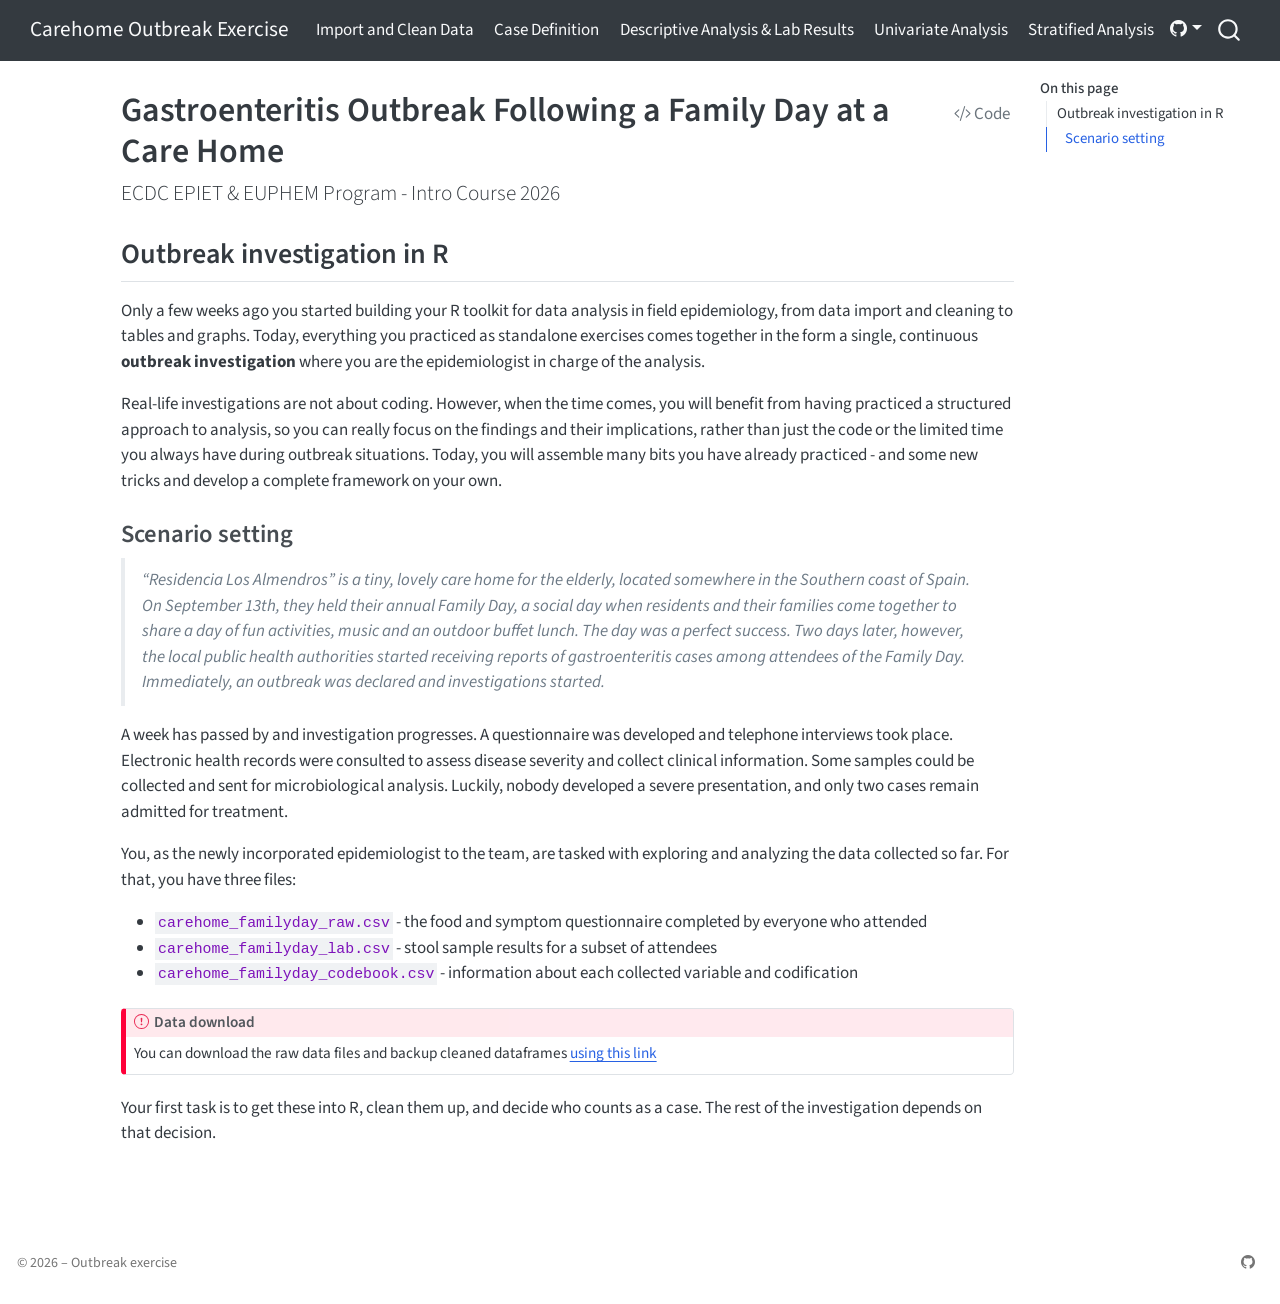
<file: docs/index.html>
<!DOCTYPE html>
<html xmlns="http://www.w3.org/1999/xhtml" lang="en" xml:lang="en"><head>

<meta charset="utf-8">
<meta name="generator" content="quarto-1.9.38">

<meta name="viewport" content="width=device-width, initial-scale=1.0, user-scalable=yes">


<title>Gastroenteritis Outbreak Following a Family Day at a Care Home – Carehome Outbreak Exercise</title>
<style>
/* Default styles provided by pandoc.
** See https://pandoc.org/MANUAL.html#variables-for-html for config info.
*/
code{white-space: pre-wrap;}
span.smallcaps{font-variant: small-caps;}
div.columns{display: flex; gap: min(4vw, 1.5em);}
div.column{flex: auto; overflow-x: auto;}
div.hanging-indent{margin-left: 1.5em; text-indent: -1.5em;}
ul.task-list{list-style: none;}
ul.task-list li input[type="checkbox"] {
  width: 0.8em;
  margin: 0 0.8em 0.2em -1em; /* quarto-specific, see https://github.com/quarto-dev/quarto-cli/issues/4556 */ 
  vertical-align: middle;
}
/* CSS for syntax highlighting */
html { -webkit-text-size-adjust: 100%; }
pre > code.sourceCode { white-space: pre; position: relative; }
pre > code.sourceCode > span { display: inline-block; line-height: 1.25; }
pre > code.sourceCode > span:empty { height: 1.2em; }
.sourceCode { overflow: visible; }
code.sourceCode > span { color: inherit; text-decoration: inherit; }
div.sourceCode { margin: 1em 0; }
pre.sourceCode { margin: 0; }
@media screen {
div.sourceCode { overflow: auto; }
}
@media print {
pre > code.sourceCode { white-space: pre-wrap; }
pre > code.sourceCode > span { text-indent: -5em; padding-left: 5em; }
}
pre.numberSource code
  { counter-reset: source-line 0; }
pre.numberSource code > span
  { position: relative; left: -4em; counter-increment: source-line; }
pre.numberSource code > span > a:first-child::before
  { content: counter(source-line);
    position: relative; left: -1em; text-align: right; vertical-align: baseline;
    border: none; display: inline-block;
    -webkit-touch-callout: none; -webkit-user-select: none;
    -khtml-user-select: none; -moz-user-select: none;
    -ms-user-select: none; user-select: none;
    padding: 0 4px; width: 4em;
  }
pre.numberSource { margin-left: 3em;  padding-left: 4px; }
div.sourceCode
  {   }
@media screen {
pre > code.sourceCode > span > a:first-child::before { text-decoration: underline; }
}
</style>


<script src="site_libs/quarto-nav/quarto-nav.js"></script>
<script src="site_libs/clipboard/clipboard.min.js"></script>
<script src="site_libs/quarto-search/autocomplete.umd.js"></script>
<script src="site_libs/quarto-search/fuse.min.js"></script>
<script src="site_libs/quarto-search/quarto-search.js"></script>
<meta name="quarto:offset" content="./">
<script src="site_libs/quarto-html/quarto.js" type="module"></script>
<script src="site_libs/quarto-html/tabsets/tabsets.js" type="module"></script>
<script src="site_libs/quarto-html/popper.min.js"></script>
<script src="site_libs/quarto-html/tippy.umd.min.js"></script>
<script src="site_libs/quarto-html/anchor.min.js"></script>
<link href="site_libs/quarto-html/tippy.css" rel="stylesheet">
<link href="site_libs/quarto-html/quarto-syntax-highlighting-15634bcf2e68342d4ad2dfa704d543f6.css" rel="stylesheet" id="quarto-text-highlighting-styles">
<script src="site_libs/bootstrap/bootstrap.min.js"></script>
<link href="site_libs/bootstrap/bootstrap-icons.css" rel="stylesheet">
<link href="site_libs/bootstrap/bootstrap-d350471fdd200701c86e1e0117cb54d8.min.css" rel="stylesheet" append-hash="true" id="quarto-bootstrap" data-mode="light">
<script id="quarto-search-options" type="application/json">{
  "location": "navbar",
  "copy-button": false,
  "collapse-after": 3,
  "panel-placement": "end",
  "type": "overlay",
  "limit": 50,
  "keyboard-shortcut": [
    "f",
    "/",
    "s"
  ],
  "show-item-context": false,
  "language": {
    "search-no-results-text": "No results",
    "search-matching-documents-text": "matching documents",
    "search-copy-link-title": "Copy link to search",
    "search-hide-matches-text": "Hide additional matches",
    "search-more-match-text": "more match in this document",
    "search-more-matches-text": "more matches in this document",
    "search-clear-button-title": "Clear",
    "search-text-placeholder": "",
    "search-detached-cancel-button-title": "Cancel",
    "search-submit-button-title": "Submit",
    "search-label": "Search"
  }
}</script>


<link rel="stylesheet" href="include/webex.css">
</head>

<body class="nav-fixed quarto-light">

<div id="quarto-search-results"></div>
  <header id="quarto-header" class="headroom fixed-top">
    <nav class="navbar navbar-expand-lg " data-bs-theme="dark">
      <div class="navbar-container container-fluid">
      <div class="navbar-brand-container mx-auto">
    <a class="navbar-brand" href="./index.html">
    <span class="navbar-title">Carehome Outbreak Exercise</span>
    </a>
  </div>
            <div id="quarto-search" class="" title="Search"></div>
          <button class="navbar-toggler" type="button" data-bs-toggle="collapse" data-bs-target="#navbarCollapse" aria-controls="navbarCollapse" role="menu" aria-expanded="false" aria-label="Toggle navigation" onclick="if (window.quartoToggleHeadroom) { window.quartoToggleHeadroom(); }">
  <span class="navbar-toggler-icon"></span>
</button>
          <div class="collapse navbar-collapse" id="navbarCollapse">
            <ul class="navbar-nav navbar-nav-scroll me-auto">
  <li class="nav-item">
    <a class="nav-link" href="./scripts/01_Import_Cleaning.html"> 
<span class="menu-text">Import and Clean Data</span></a>
  </li>  
  <li class="nav-item">
    <a class="nav-link" href="./scripts/02_Case_Definition.html"> 
<span class="menu-text">Case Definition</span></a>
  </li>  
  <li class="nav-item">
    <a class="nav-link" href="./scripts/03_Descriptive_LabResults.html"> 
<span class="menu-text">Descriptive Analysis &amp; Lab Results</span></a>
  </li>  
  <li class="nav-item">
    <a class="nav-link" href="./scripts/04_Univariate_Analyses.html"> 
<span class="menu-text">Univariate Analysis</span></a>
  </li>  
  <li class="nav-item">
    <a class="nav-link" href="./scripts/05_Stratified_Analyses.html"> 
<span class="menu-text">Stratified Analysis</span></a>
  </li>  
</ul>
          </div> <!-- /navcollapse -->
            <div class="quarto-navbar-tools">
    <div class="dropdown">
      <a href="" title="" id="quarto-navigation-tool-dropdown-0" class="quarto-navigation-tool dropdown-toggle px-1" data-bs-toggle="dropdown" aria-expanded="false" role="link" aria-label=""><i class="bi bi-github"></i></a>
      <ul class="dropdown-menu" aria-labelledby="quarto-navigation-tool-dropdown-0">
          <li>
            <a class="dropdown-item quarto-navbar-tools-item" href="https://github.com/EPIET/CareHomeOB_ICW3/tree/main">
            Source Code
            </a>
          </li>
          <li>
            <a class="dropdown-item quarto-navbar-tools-item" href="https://github.com/EPIET/CareHomeOB_ICW3/issues">
            Report an issue
            </a>
          </li>
      </ul>
    </div>
</div>
      </div> <!-- /container-fluid -->
    </nav>
</header>
<!-- content -->
<div id="quarto-content" class="quarto-container page-columns page-rows-contents page-layout-article page-navbar">
<!-- sidebar -->
<!-- margin-sidebar -->
    <div id="quarto-margin-sidebar" class="sidebar margin-sidebar">
        <nav id="TOC" role="doc-toc" class="toc-active" data-toc-expanded="99">
    <h2 id="toc-title">On this page</h2>
   
  <ul>
  <li><a href="#outbreak-investigation-in-r" id="toc-outbreak-investigation-in-r" class="nav-link active" data-scroll-target="#outbreak-investigation-in-r">Outbreak investigation in R</a>
  <ul class="collapse">
  <li><a href="#scenario-setting" id="toc-scenario-setting" class="nav-link" data-scroll-target="#scenario-setting">Scenario setting</a></li>
  </ul></li>
  </ul>
</nav>
    </div>
<!-- main -->
<main class="content" id="quarto-document-content">

<header id="title-block-header" class="quarto-title-block default">
<div class="quarto-title">
<div class="quarto-title-block"><div><h1 class="title">Gastroenteritis Outbreak Following a Family Day at a Care Home</h1><button type="button" class="btn code-tools-button" id="quarto-code-tools-source"><i class="bi"></i> Code</button></div></div>
<p class="subtitle lead">ECDC EPIET &amp; EUPHEM Program - Intro Course 2026</p>
</div>



<div class="quarto-title-meta">

    
  
    
  </div>
  


</header>


<section id="outbreak-investigation-in-r" class="level2">
<h2 class="anchored" data-anchor-id="outbreak-investigation-in-r">Outbreak investigation in R</h2>
<p>Only a few weeks ago you started building your R toolkit for data analysis in field epidemiology, from data import and cleaning to tables and graphs. Today, everything you practiced as standalone exercises comes together in the form a single, continuous <strong>outbreak investigation</strong> where you are the epidemiologist in charge of the analysis.</p>
<p>Real-life investigations are not about coding. However, when the time comes, you will benefit from having practiced a structured approach to analysis, so you can really focus on the findings and their implications, rather than just the code or the limited time you always have during outbreak situations. Today, you will assemble many bits you have already practiced - and some new tricks and develop a complete framework on your own.</p>
<section id="scenario-setting" class="level3">
<h3 class="anchored" data-anchor-id="scenario-setting">Scenario setting</h3>
<blockquote class="blockquote">
<p><em>“Residencia Los Almendros” is a tiny, lovely care home for the elderly, located somewhere in the Southern coast of Spain. On September 13th, they held their annual Family Day, a social day when residents and their families come together to share a day of fun activities, music and an outdoor buffet lunch. The day was a perfect success. Two days later, however, the local public health authorities started receiving reports of gastroenteritis cases among attendees of the Family Day. Immediately, an outbreak was declared and investigations started.</em></p>
</blockquote>
<p>A week has passed by and investigation progresses. A questionnaire was developed and telephone interviews took place. Electronic health records were consulted to assess disease severity and collect clinical information. Some samples could be collected and sent for microbiological analysis. Luckily, nobody developed a severe presentation, and only two cases remain admitted for treatment.</p>
<p>You, as the newly incorporated epidemiologist to the team, are tasked with exploring and analyzing the data collected so far. For that, you have three files:</p>
<ul>
<li><code>carehome_familyday_raw.csv</code> - the food and symptom questionnaire completed by everyone who attended</li>
<li><code>carehome_familyday_lab.csv</code> - stool sample results for a subset of attendees</li>
<li><code>carehome_familyday_codebook.csv</code> - information about each collected variable and codification</li>
</ul>
<div class="callout callout-style-default callout-important callout-titled">
<div class="callout-header d-flex align-content-center">
<div class="callout-icon-container">
<i class="callout-icon"></i>
</div>
<div class="callout-title-container flex-fill">
<span class="screen-reader-only">Important</span>Data download
</div>
</div>
<div class="callout-body-container callout-body">
<p>You can download the raw data files and backup cleaned dataframes <a href="https://github.com/EPIET/CareHomeOB_ICW3/raw/refs/heads/main/data/data.rar">using this link</a></p>
</div>
</div>
<p>Your first task is to get these into R, clean them up, and decide who counts as a case. The rest of the investigation depends on that decision.</p>


<!-- -->

</section>
</section>

</main> <!-- /main -->
<script>

/* update total correct if #webex-total_correct exists */
update_total_correct = function() {
  console.log("webex: update total_correct");

  var t = document.getElementsByClassName("webex-total_correct");
  for (var i = 0; i < t.length; i++) {
    p = t[i].parentElement;
    var correct = p.getElementsByClassName("webex-correct").length;
    var solvemes = p.getElementsByClassName("webex-solveme").length;
    var radiogroups = p.getElementsByClassName("webex-radiogroup").length;
    var selects = p.getElementsByClassName("webex-select").length;

    t[i].innerHTML = correct + " of " + (solvemes + radiogroups + selects) + " correct";
  }
}

/* webex-solution button toggling function */
b_func = function() {
  console.log("webex: toggle hide");

  var cl = this.parentElement.classList;
  if (cl.contains('open')) {
    cl.remove("open");
  } else {
    cl.add("open");
  }
}

/* check answers */
check_func = function() {
  console.log("webex: check answers");

  var cl = this.parentElement.classList;
  if (cl.contains('unchecked')) {
    cl.remove("unchecked");
    this.innerHTML = "Hide Answers";
  } else {
    cl.add("unchecked");
    this.innerHTML = "Show Answers";
  }
}

/* function for checking solveme answers */
solveme_func = function(e) {
  console.log("webex: check solveme");

  var real_answers = JSON.parse(this.dataset.answer);
  var my_answer = this.value;
  var cl = this.classList;
  if (cl.contains("ignorecase")) {
    my_answer = my_answer.toLowerCase();
  }
  if (cl.contains("nospaces")) {
    my_answer = my_answer.replace(/ /g, "")
  }

  if (my_answer == "") {
    cl.remove("webex-correct");
    cl.remove("webex-incorrect");
  } else if (real_answers.includes(my_answer)) {
    cl.add("webex-correct");
    cl.remove("webex-incorrect");
  } else {
    cl.add("webex-incorrect");
    cl.remove("webex-correct");
  }

  // match numeric answers within a specified tolerance
  if(this.dataset.tol > 0){
    var tol = JSON.parse(this.dataset.tol);
    var matches = real_answers.map(x => Math.abs(x - my_answer) < tol)
    if (matches.reduce((a, b) => a + b, 0) > 0) {
      cl.add("webex-correct");
    } else {
      cl.remove("webex-correct");
    }
  }

  // added regex bit
  if (cl.contains("regex")){
    answer_regex = RegExp(real_answers.join("|"))
    if (answer_regex.test(my_answer)) {
      cl.add("webex-correct");
    }
  }

  update_total_correct();
}

/* function for checking select answers */
select_func = function(e) {
  console.log("webex: check select");

  var cl = this.classList

  /* add style */
  cl.remove("webex-incorrect");
  cl.remove("webex-correct");
  if (this.value == "answer") {
    cl.add("webex-correct");
  } else if (this.value != "blank") {
    cl.add("webex-incorrect");
  }

  update_total_correct();
}

/* function for checking radiogroups answers */
radiogroups_func = function(e) {
  console.log("webex: check radiogroups");

  var checked_button = document.querySelector('input[name=' + this.id + ']:checked');
  var cl = checked_button.parentElement.classList;
  var labels = checked_button.parentElement.parentElement.children;

  /* get rid of styles */
  for (i = 0; i < labels.length; i++) {
    labels[i].classList.remove("webex-incorrect");
    labels[i].classList.remove("webex-correct");
  }

  /* add style */
  if (checked_button.value == "answer") {
    cl.add("webex-correct");
  } else {
    cl.add("webex-incorrect");
  }

  update_total_correct();
}

window.onload = function() {
  console.log("webex onload");
  /* set up solution buttons */
  var buttons = document.getElementsByTagName("button");

  for (var i = 0; i < buttons.length; i++) {
    if (buttons[i].parentElement.classList.contains('webex-solution')) {
      buttons[i].onclick = b_func;
    }
  }

  var check_sections = document.getElementsByClassName("webex-check");
  console.log("check:", check_sections.length);
  for (var i = 0; i < check_sections.length; i++) {
    check_sections[i].classList.add("unchecked");

    let btn = document.createElement("button");
    btn.innerHTML = "Show Answers";
    btn.classList.add("webex-check-button");
    btn.onclick = check_func;
    check_sections[i].appendChild(btn);

    let spn = document.createElement("span");
    spn.classList.add("webex-total_correct");
    check_sections[i].appendChild(spn);
  }

  /* set up webex-solveme inputs */
  var solveme = document.getElementsByClassName("webex-solveme");

  for (var i = 0; i < solveme.length; i++) {
    /* make sure input boxes don't auto-anything */
    solveme[i].setAttribute("autocomplete","off");
    solveme[i].setAttribute("autocorrect", "off");
    solveme[i].setAttribute("autocapitalize", "off");
    solveme[i].setAttribute("spellcheck", "false");
    solveme[i].value = "";

    /* adjust answer for ignorecase or nospaces */
    var cl = solveme[i].classList;
    var real_answer = solveme[i].dataset.answer;
    if (cl.contains("ignorecase")) {
      real_answer = real_answer.toLowerCase();
    }
    if (cl.contains("nospaces")) {
      real_answer = real_answer.replace(/ /g, "");
    }
    solveme[i].dataset.answer = real_answer;

    /* attach checking function */
    solveme[i].onkeyup = solveme_func;
    solveme[i].onchange = solveme_func;

    solveme[i].insertAdjacentHTML("afterend", " <span class='webex-icon'></span>")
  }

  /* set up radiogroups */
  var radiogroups = document.getElementsByClassName("webex-radiogroup");
  for (var i = 0; i < radiogroups.length; i++) {
    radiogroups[i].onchange = radiogroups_func;
  }

  /* set up selects */
  var selects = document.getElementsByClassName("webex-select");
  for (var i = 0; i < selects.length; i++) {
    selects[i].onchange = select_func;
    selects[i].insertAdjacentHTML("afterend", " <span class='webex-icon'></span>")
  }

  update_total_correct();
}

</script>
<script id="quarto-html-after-body" type="application/javascript">
  window.document.addEventListener("DOMContentLoaded", function (event) {
    const icon = "";
    const anchorJS = new window.AnchorJS();
    anchorJS.options = {
      placement: 'right',
      icon: icon
    };
    anchorJS.add('.anchored');
    const isCodeAnnotation = (el) => {
      for (const clz of el.classList) {
        if (clz.startsWith('code-annotation-')) {                     
          return true;
        }
      }
      return false;
    }
    const onCopySuccess = function(e) {
      // button target
      const button = e.trigger;
      // don't keep focus
      button.blur();
      // flash "checked"
      button.classList.add('code-copy-button-checked');
      var currentTitle = button.getAttribute("title");
      button.setAttribute("title", "Copied!");
      let tooltip;
      if (window.bootstrap) {
        button.setAttribute("data-bs-toggle", "tooltip");
        button.setAttribute("data-bs-placement", "left");
        button.setAttribute("data-bs-title", "Copied!");
        tooltip = new bootstrap.Tooltip(button, 
          { trigger: "manual", 
            customClass: "code-copy-button-tooltip",
            offset: [0, -8]});
        tooltip.show();    
      }
      setTimeout(function() {
        if (tooltip) {
          tooltip.hide();
          button.removeAttribute("data-bs-title");
          button.removeAttribute("data-bs-toggle");
          button.removeAttribute("data-bs-placement");
        }
        button.setAttribute("title", currentTitle);
        button.classList.remove('code-copy-button-checked');
      }, 1000);
      // clear code selection
      e.clearSelection();
    }
    const getTextToCopy = function(trigger) {
      const outerScaffold = trigger.parentElement.cloneNode(true);
      const codeEl = outerScaffold.querySelector('code');
      for (const childEl of codeEl.children) {
        if (isCodeAnnotation(childEl)) {
          childEl.remove();
        }
      }
      return codeEl.innerText;
    }
    const clipboard = new window.ClipboardJS('.code-copy-button:not([data-in-quarto-modal])', {
      text: getTextToCopy
    });
    clipboard.on('success', onCopySuccess);
    if (window.document.getElementById('quarto-embedded-source-code-modal')) {
      const clipboardModal = new window.ClipboardJS('.code-copy-button[data-in-quarto-modal]', {
        text: getTextToCopy,
        container: window.document.getElementById('quarto-embedded-source-code-modal')
      });
      clipboardModal.on('success', onCopySuccess);
    }
    const viewSource = window.document.getElementById('quarto-view-source') ||
                       window.document.getElementById('quarto-code-tools-source');
    if (viewSource) {
      const sourceUrl = viewSource.getAttribute("data-quarto-source-url");
      viewSource.addEventListener("click", function(e) {
        if (sourceUrl) {
          // rstudio viewer pane
          if (/\bcapabilities=\b/.test(window.location)) {
            window.open(sourceUrl);
          } else {
            window.location.href = sourceUrl;
          }
        } else {
          const modal = new bootstrap.Modal(document.getElementById('quarto-embedded-source-code-modal'));
          modal.show();
        }
        return false;
      });
    }
    function toggleCodeHandler(show) {
      return function(e) {
        const detailsSrc = window.document.querySelectorAll(".cell > details > .sourceCode");
        for (let i=0; i<detailsSrc.length; i++) {
          const details = detailsSrc[i].parentElement;
          if (show) {
            details.open = true;
          } else {
            details.removeAttribute("open");
          }
        }
        const cellCodeDivs = window.document.querySelectorAll(".cell > .sourceCode");
        const fromCls = show ? "hidden" : "unhidden";
        const toCls = show ? "unhidden" : "hidden";
        for (let i=0; i<cellCodeDivs.length; i++) {
          const codeDiv = cellCodeDivs[i];
          if (codeDiv.classList.contains(fromCls)) {
            codeDiv.classList.remove(fromCls);
            codeDiv.classList.add(toCls);
          } 
        }
        return false;
      }
    }
    const hideAllCode = window.document.getElementById("quarto-hide-all-code");
    if (hideAllCode) {
      hideAllCode.addEventListener("click", toggleCodeHandler(false));
    }
    const showAllCode = window.document.getElementById("quarto-show-all-code");
    if (showAllCode) {
      showAllCode.addEventListener("click", toggleCodeHandler(true));
    }
      var localhostRegex = new RegExp(/^(?:http|https):\/\/localhost\:?[0-9]*\//);
      var mailtoRegex = new RegExp(/^mailto:/);
        var filterRegex = new RegExp('/' + window.location.host + '/');
      var isInternal = (href) => {
          return filterRegex.test(href) || localhostRegex.test(href) || mailtoRegex.test(href);
      }
      // Inspect non-navigation links and adorn them if external
     var links = window.document.querySelectorAll('a[href]:not(.nav-link):not(.navbar-brand):not(.toc-action):not(.sidebar-link):not(.sidebar-item-toggle):not(.pagination-link):not(.no-external):not([aria-hidden]):not(.dropdown-item):not(.quarto-navigation-tool):not(.about-link)');
      for (var i=0; i<links.length; i++) {
        const link = links[i];
        if (!isInternal(link.href)) {
          // undo the damage that might have been done by quarto-nav.js in the case of
          // links that we want to consider external
          if (link.dataset.originalHref !== undefined) {
            link.href = link.dataset.originalHref;
          }
            // target, if specified
            link.setAttribute("target", "_blank");
            if (link.getAttribute("rel") === null) {
              link.setAttribute("rel", "noopener");
            }
        }
      }
    function tippyHover(el, contentFn, onTriggerFn, onUntriggerFn) {
      const config = {
        allowHTML: true,
        maxWidth: 500,
        delay: 100,
        arrow: false,
        appendTo: function(el) {
            return el.parentElement;
        },
        interactive: true,
        interactiveBorder: 10,
        theme: 'quarto',
        placement: 'bottom-start',
      };
      if (contentFn) {
        config.content = contentFn;
      }
      if (onTriggerFn) {
        config.onTrigger = onTriggerFn;
      }
      if (onUntriggerFn) {
        config.onUntrigger = onUntriggerFn;
      }
      window.tippy(el, config); 
    }
    const noterefs = window.document.querySelectorAll('a[role="doc-noteref"]');
    for (var i=0; i<noterefs.length; i++) {
      const ref = noterefs[i];
      tippyHover(ref, function() {
        // use id or data attribute instead here
        let href = ref.getAttribute('data-footnote-href') || ref.getAttribute('href');
        try { href = new URL(href).hash; } catch {}
        const id = href.replace(/^#\/?/, "");
        const note = window.document.getElementById(id);
        if (note) {
          return note.innerHTML;
        } else {
          return "";
        }
      });
    }
    const xrefs = window.document.querySelectorAll('a.quarto-xref');
    const processXRef = (id, note) => {
      // Strip column container classes
      const stripColumnClz = (el) => {
        el.classList.remove("page-full", "page-columns");
        if (el.children) {
          for (const child of el.children) {
            stripColumnClz(child);
          }
        }
      }
      stripColumnClz(note)
      if (id === null || id.startsWith('sec-')) {
        // Special case sections, only their first couple elements
        const container = document.createElement("div");
        if (note.children && note.children.length > 2) {
          container.appendChild(note.children[0].cloneNode(true));
          for (let i = 1; i < note.children.length; i++) {
            const child = note.children[i];
            if (child.tagName === "P" && child.innerText === "") {
              continue;
            } else {
              container.appendChild(child.cloneNode(true));
              break;
            }
          }
          if (window.Quarto?.typesetMath) {
            window.Quarto.typesetMath(container);
          }
          return container.innerHTML
        } else {
          if (window.Quarto?.typesetMath) {
            window.Quarto.typesetMath(note);
          }
          return note.innerHTML;
        }
      } else {
        // Remove any anchor links if they are present
        const anchorLink = note.querySelector('a.anchorjs-link');
        if (anchorLink) {
          anchorLink.remove();
        }
        if (window.Quarto?.typesetMath) {
          window.Quarto.typesetMath(note);
        }
        if (note.classList.contains("callout")) {
          return note.outerHTML;
        } else {
          return note.innerHTML;
        }
      }
    }
    for (var i=0; i<xrefs.length; i++) {
      const xref = xrefs[i];
      tippyHover(xref, undefined, function(instance) {
        instance.disable();
        let url = xref.getAttribute('href');
        let hash = undefined; 
        if (url.startsWith('#')) {
          hash = url;
        } else {
          try { hash = new URL(url).hash; } catch {}
        }
        if (hash) {
          const id = hash.replace(/^#\/?/, "");
          const note = window.document.getElementById(id);
          if (note !== null) {
            try {
              const html = processXRef(id, note.cloneNode(true));
              instance.setContent(html);
            } finally {
              instance.enable();
              instance.show();
            }
          } else {
            // See if we can fetch this
            fetch(url.split('#')[0])
            .then(res => res.text())
            .then(html => {
              const parser = new DOMParser();
              const htmlDoc = parser.parseFromString(html, "text/html");
              const note = htmlDoc.getElementById(id);
              if (note !== null) {
                const html = processXRef(id, note);
                instance.setContent(html);
              } 
            }).finally(() => {
              instance.enable();
              instance.show();
            });
          }
        } else {
          // See if we can fetch a full url (with no hash to target)
          // This is a special case and we should probably do some content thinning / targeting
          fetch(url)
          .then(res => res.text())
          .then(html => {
            const parser = new DOMParser();
            const htmlDoc = parser.parseFromString(html, "text/html");
            const note = htmlDoc.querySelector('main.content');
            if (note !== null) {
              // This should only happen for chapter cross references
              // (since there is no id in the URL)
              // remove the first header
              if (note.children.length > 0 && note.children[0].tagName === "HEADER") {
                note.children[0].remove();
              }
              const html = processXRef(null, note);
              instance.setContent(html);
            } 
          }).finally(() => {
            instance.enable();
            instance.show();
          });
        }
      }, function(instance) {
      });
    }
        let selectedAnnoteEl;
        const selectorForAnnotation = ( cell, annotation) => {
          let cellAttr = 'data-code-cell="' + cell + '"';
          let lineAttr = 'data-code-annotation="' +  annotation + '"';
          const selector = 'span[' + cellAttr + '][' + lineAttr + ']';
          return selector;
        }
        const selectCodeLines = (annoteEl) => {
          const doc = window.document;
          const targetCell = annoteEl.getAttribute("data-target-cell");
          const targetAnnotation = annoteEl.getAttribute("data-target-annotation");
          const annoteSpan = window.document.querySelector(selectorForAnnotation(targetCell, targetAnnotation));
          const lines = annoteSpan.getAttribute("data-code-lines").split(",");
          const lineIds = lines.map((line) => {
            return targetCell + "-" + line;
          })
          let top = null;
          let height = null;
          let parent = null;
          if (lineIds.length > 0) {
              //compute the position of the single el (top and bottom and make a div)
              const el = window.document.getElementById(lineIds[0]);
              top = el.offsetTop;
              height = el.offsetHeight;
              parent = el.parentElement.parentElement;
            if (lineIds.length > 1) {
              const lastEl = window.document.getElementById(lineIds[lineIds.length - 1]);
              const bottom = lastEl.offsetTop + lastEl.offsetHeight;
              height = bottom - top;
            }
            if (top !== null && height !== null && parent !== null) {
              // cook up a div (if necessary) and position it 
              let div = window.document.getElementById("code-annotation-line-highlight");
              if (div === null) {
                div = window.document.createElement("div");
                div.setAttribute("id", "code-annotation-line-highlight");
                div.style.position = 'absolute';
                parent.appendChild(div);
              }
              div.style.top = top - 2 + "px";
              div.style.height = height + 4 + "px";
              div.style.left = 0;
              let gutterDiv = window.document.getElementById("code-annotation-line-highlight-gutter");
              if (gutterDiv === null) {
                gutterDiv = window.document.createElement("div");
                gutterDiv.setAttribute("id", "code-annotation-line-highlight-gutter");
                gutterDiv.style.position = 'absolute';
                const codeCell = window.document.getElementById(targetCell);
                const gutter = codeCell.querySelector('.code-annotation-gutter');
                gutter.appendChild(gutterDiv);
              }
              gutterDiv.style.top = top - 2 + "px";
              gutterDiv.style.height = height + 4 + "px";
            }
            selectedAnnoteEl = annoteEl;
          }
        };
        const unselectCodeLines = () => {
          const elementsIds = ["code-annotation-line-highlight", "code-annotation-line-highlight-gutter"];
          elementsIds.forEach((elId) => {
            const div = window.document.getElementById(elId);
            if (div) {
              div.remove();
            }
          });
          selectedAnnoteEl = undefined;
        };
          // Handle positioning of the toggle
      window.addEventListener(
        "resize",
        throttle(() => {
          elRect = undefined;
          if (selectedAnnoteEl) {
            selectCodeLines(selectedAnnoteEl);
          }
        }, 10)
      );
      function throttle(fn, ms) {
      let throttle = false;
      let timer;
        return (...args) => {
          if(!throttle) { // first call gets through
              fn.apply(this, args);
              throttle = true;
          } else { // all the others get throttled
              if(timer) clearTimeout(timer); // cancel #2
              timer = setTimeout(() => {
                fn.apply(this, args);
                timer = throttle = false;
              }, ms);
          }
        };
      }
        // Attach click handler to the DT
        const annoteDls = window.document.querySelectorAll('dt[data-target-cell]');
        for (const annoteDlNode of annoteDls) {
          annoteDlNode.addEventListener('click', (event) => {
            const clickedEl = event.target;
            if (clickedEl !== selectedAnnoteEl) {
              unselectCodeLines();
              const activeEl = window.document.querySelector('dt[data-target-cell].code-annotation-active');
              if (activeEl) {
                activeEl.classList.remove('code-annotation-active');
              }
              selectCodeLines(clickedEl);
              clickedEl.classList.add('code-annotation-active');
            } else {
              // Unselect the line
              unselectCodeLines();
              clickedEl.classList.remove('code-annotation-active');
            }
          });
        }
    const findCites = (el) => {
      const parentEl = el.parentElement;
      if (parentEl) {
        const cites = parentEl.dataset.cites;
        if (cites) {
          return {
            el,
            cites: cites.split(' ')
          };
        } else {
          return findCites(el.parentElement)
        }
      } else {
        return undefined;
      }
    };
    var bibliorefs = window.document.querySelectorAll('a[role="doc-biblioref"]');
    for (var i=0; i<bibliorefs.length; i++) {
      const ref = bibliorefs[i];
      const citeInfo = findCites(ref);
      if (citeInfo) {
        tippyHover(citeInfo.el, function() {
          var popup = window.document.createElement('div');
          citeInfo.cites.forEach(function(cite) {
            var citeDiv = window.document.createElement('div');
            citeDiv.classList.add('hanging-indent');
            citeDiv.classList.add('csl-entry');
            var biblioDiv = window.document.getElementById('ref-' + cite);
            if (biblioDiv) {
              citeDiv.innerHTML = biblioDiv.innerHTML;
            }
            popup.appendChild(citeDiv);
          });
          return popup.innerHTML;
        });
      }
    }
  });
  </script><div class="modal fade" id="quarto-embedded-source-code-modal" tabindex="-1" aria-labelledby="quarto-embedded-source-code-modal-label" aria-hidden="true"><div class="modal-dialog modal-dialog-scrollable"><div class="modal-content"><div class="modal-header"><h5 class="modal-title" id="quarto-embedded-source-code-modal-label">Source Code</h5><button class="btn-close" data-bs-dismiss="modal"></button></div><div class="modal-body"><div class="">
<div class="code-copy-outer-scaffold"><div class="sourceCode" id="cb1" data-shortcodes="false"><pre class="sourceCode markdown code-with-copy"><code class="sourceCode markdown"><span id="cb1-1"><a href="#cb1-1" aria-hidden="true" tabindex="-1"></a><span class="co">---</span></span>
<span id="cb1-2"><a href="#cb1-2" aria-hidden="true" tabindex="-1"></a><span class="an">title:</span><span class="co"> "Gastroenteritis Outbreak Following a Family Day at a Care Home"</span></span>
<span id="cb1-3"><a href="#cb1-3" aria-hidden="true" tabindex="-1"></a><span class="an">subtitle:</span><span class="co"> "ECDC EPIET &amp; EUPHEM Program - Intro Course 2026"</span></span>
<span id="cb1-4"><a href="#cb1-4" aria-hidden="true" tabindex="-1"></a><span class="co">---</span></span>
<span id="cb1-5"><a href="#cb1-5" aria-hidden="true" tabindex="-1"></a></span>
<span id="cb1-6"><a href="#cb1-6" aria-hidden="true" tabindex="-1"></a><span class="fu">## Outbreak investigation in R</span></span>
<span id="cb1-7"><a href="#cb1-7" aria-hidden="true" tabindex="-1"></a></span>
<span id="cb1-8"><a href="#cb1-8" aria-hidden="true" tabindex="-1"></a>Only a few weeks ago you started building your R toolkit for data analysis in field epidemiology, from data import and cleaning to tables and graphs. Today, everything you practiced as standalone exercises comes together in the form a single, continuous **outbreak investigation** where you are the epidemiologist in charge of the analysis.</span>
<span id="cb1-9"><a href="#cb1-9" aria-hidden="true" tabindex="-1"></a></span>
<span id="cb1-10"><a href="#cb1-10" aria-hidden="true" tabindex="-1"></a>Real-life investigations are not about coding. However, when the time comes, you will benefit from having practiced a structured approach to analysis, so you can really focus on the findings and their implications, rather than just the code or the limited time you always have during outbreak situations. Today, you will assemble many bits you have already practiced - and some new tricks and develop a complete framework on your own.</span>
<span id="cb1-11"><a href="#cb1-11" aria-hidden="true" tabindex="-1"></a></span>
<span id="cb1-12"><a href="#cb1-12" aria-hidden="true" tabindex="-1"></a><span class="fu">### Scenario setting</span></span>
<span id="cb1-13"><a href="#cb1-13" aria-hidden="true" tabindex="-1"></a></span>
<span id="cb1-14"><a href="#cb1-14" aria-hidden="true" tabindex="-1"></a><span class="at">&gt; *"Residencia Los Almendros" is a tiny, lovely care home for the elderly, located somewhere in the Southern coast of Spain. On September 13th, they held their annual Family Day, a social day when residents and their families come together to share a day of fun activities, music and an outdoor buffet lunch. The day was a perfect success. Two days later, however, the local public health authorities started receiving reports of gastroenteritis cases among attendees of the Family Day. Immediately, an outbreak was declared and investigations started.*</span></span>
<span id="cb1-15"><a href="#cb1-15" aria-hidden="true" tabindex="-1"></a></span>
<span id="cb1-16"><a href="#cb1-16" aria-hidden="true" tabindex="-1"></a>A week has passed by and investigation progresses. A questionnaire was developed and telephone interviews took place. Electronic health records were consulted to assess disease severity and collect clinical information. Some samples could be collected and sent for microbiological analysis. Luckily, nobody developed a severe presentation, and only two cases remain admitted for treatment.</span>
<span id="cb1-17"><a href="#cb1-17" aria-hidden="true" tabindex="-1"></a></span>
<span id="cb1-18"><a href="#cb1-18" aria-hidden="true" tabindex="-1"></a>You, as the newly incorporated epidemiologist to the team, are tasked with exploring and analyzing the data collected so far. For that, you have three files:</span>
<span id="cb1-19"><a href="#cb1-19" aria-hidden="true" tabindex="-1"></a></span>
<span id="cb1-20"><a href="#cb1-20" aria-hidden="true" tabindex="-1"></a><span class="ss">- </span><span class="in">`carehome_familyday_raw.csv`</span> - the food and symptom questionnaire completed by everyone who attended</span>
<span id="cb1-21"><a href="#cb1-21" aria-hidden="true" tabindex="-1"></a><span class="ss">- </span><span class="in">`carehome_familyday_lab.csv`</span> - stool sample results for a subset of attendees</span>
<span id="cb1-22"><a href="#cb1-22" aria-hidden="true" tabindex="-1"></a><span class="ss">- </span><span class="in">`carehome_familyday_codebook.csv`</span> - information about each collected variable and codification</span>
<span id="cb1-23"><a href="#cb1-23" aria-hidden="true" tabindex="-1"></a></span>
<span id="cb1-24"><a href="#cb1-24" aria-hidden="true" tabindex="-1"></a>::: callout-important</span>
<span id="cb1-25"><a href="#cb1-25" aria-hidden="true" tabindex="-1"></a><span class="fu">## Data download</span></span>
<span id="cb1-26"><a href="#cb1-26" aria-hidden="true" tabindex="-1"></a></span>
<span id="cb1-27"><a href="#cb1-27" aria-hidden="true" tabindex="-1"></a>You can download the raw data files and backup cleaned dataframes <span class="co">[</span><span class="ot">using this link</span><span class="co">](https://github.com/EPIET/CareHomeOB_ICW3/raw/refs/heads/main/data/data.rar)</span></span>
<span id="cb1-28"><a href="#cb1-28" aria-hidden="true" tabindex="-1"></a>:::</span>
<span id="cb1-29"><a href="#cb1-29" aria-hidden="true" tabindex="-1"></a></span>
<span id="cb1-30"><a href="#cb1-30" aria-hidden="true" tabindex="-1"></a>Your first task is to get these into R, clean them up, and decide who counts as a case. The rest of the investigation depends on that decision.</span></code></pre></div><button title="Copy to Clipboard" class="code-copy-button" data-in-quarto-modal=""><i class="bi"></i></button></div>
</div></div></div></div></div>
</div> <!-- /content -->
<footer class="footer">
  <div class="nav-footer">
    <div class="nav-footer-left">
<p>© 2026 – Outbreak exercise</p>
</div>   
    <div class="nav-footer-center">
      &nbsp;
    </div>
    <div class="nav-footer-right">
      <ul class="footer-items list-unstyled">
    <li class="nav-item compact">
    <a class="nav-link" href="https://github.com/EPIET/CareHomeOB_ICW3">
      <i class="bi bi-github" role="img">
</i> 
    </a>
  </li>  
</ul>
    </div>
  </div>
</footer>




</body></html>
</file>
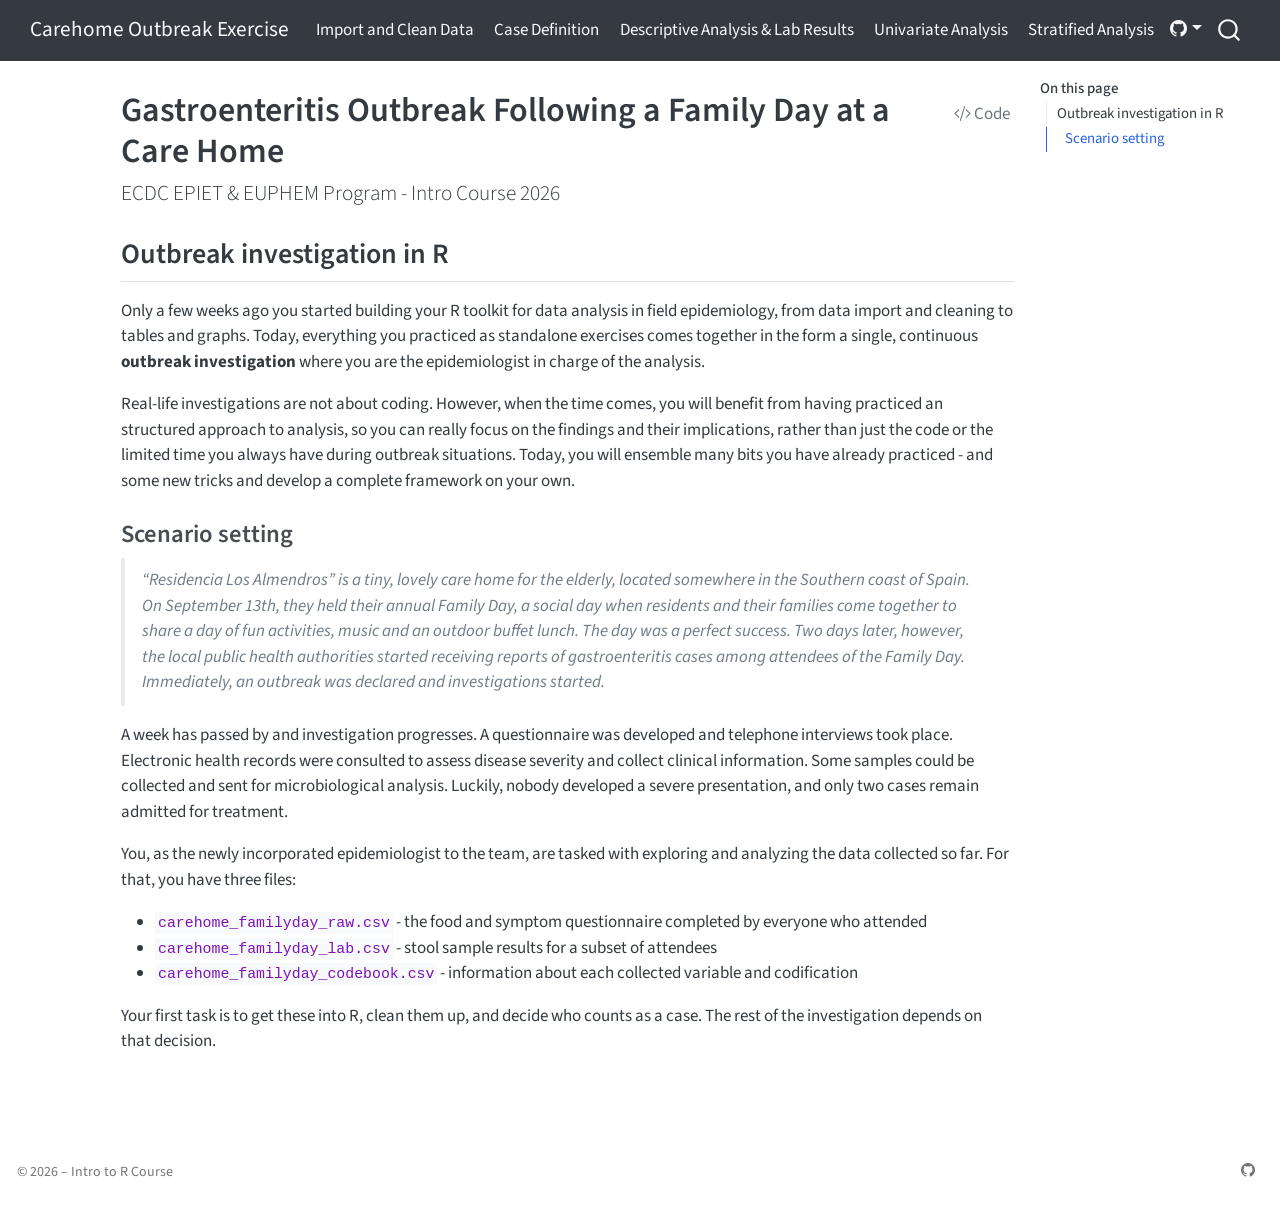
<file: web/index.html>
<!DOCTYPE html>
<html xmlns="http://www.w3.org/1999/xhtml" lang="en" xml:lang="en"><head>

<meta charset="utf-8">
<meta name="generator" content="quarto-1.4.552">

<meta name="viewport" content="width=device-width, initial-scale=1.0, user-scalable=yes">


<title>Carehome Outbreak Exercise - Gastroenteritis Outbreak Following a Family Day at a Care Home</title>
<style>
code{white-space: pre-wrap;}
span.smallcaps{font-variant: small-caps;}
div.columns{display: flex; gap: min(4vw, 1.5em);}
div.column{flex: auto; overflow-x: auto;}
div.hanging-indent{margin-left: 1.5em; text-indent: -1.5em;}
ul.task-list{list-style: none;}
ul.task-list li input[type="checkbox"] {
  width: 0.8em;
  margin: 0 0.8em 0.2em -1em; /* quarto-specific, see https://github.com/quarto-dev/quarto-cli/issues/4556 */ 
  vertical-align: middle;
}
/* CSS for syntax highlighting */
pre > code.sourceCode { white-space: pre; position: relative; }
pre > code.sourceCode > span { line-height: 1.25; }
pre > code.sourceCode > span:empty { height: 1.2em; }
.sourceCode { overflow: visible; }
code.sourceCode > span { color: inherit; text-decoration: inherit; }
div.sourceCode { margin: 1em 0; }
pre.sourceCode { margin: 0; }
@media screen {
div.sourceCode { overflow: auto; }
}
@media print {
pre > code.sourceCode { white-space: pre-wrap; }
pre > code.sourceCode > span { text-indent: -5em; padding-left: 5em; }
}
pre.numberSource code
  { counter-reset: source-line 0; }
pre.numberSource code > span
  { position: relative; left: -4em; counter-increment: source-line; }
pre.numberSource code > span > a:first-child::before
  { content: counter(source-line);
    position: relative; left: -1em; text-align: right; vertical-align: baseline;
    border: none; display: inline-block;
    -webkit-touch-callout: none; -webkit-user-select: none;
    -khtml-user-select: none; -moz-user-select: none;
    -ms-user-select: none; user-select: none;
    padding: 0 4px; width: 4em;
  }
pre.numberSource { margin-left: 3em;  padding-left: 4px; }
div.sourceCode
  {   }
@media screen {
pre > code.sourceCode > span > a:first-child::before { text-decoration: underline; }
}
</style>


<script src="site_libs/quarto-nav/quarto-nav.js"></script>
<script src="site_libs/clipboard/clipboard.min.js"></script>
<script src="site_libs/quarto-search/autocomplete.umd.js"></script>
<script src="site_libs/quarto-search/fuse.min.js"></script>
<script src="site_libs/quarto-search/quarto-search.js"></script>
<meta name="quarto:offset" content="./">
<script src="site_libs/quarto-html/quarto.js"></script>
<script src="site_libs/quarto-html/popper.min.js"></script>
<script src="site_libs/quarto-html/tippy.umd.min.js"></script>
<script src="site_libs/quarto-html/anchor.min.js"></script>
<link href="site_libs/quarto-html/tippy.css" rel="stylesheet">
<link href="site_libs/quarto-html/quarto-syntax-highlighting.css" rel="stylesheet" id="quarto-text-highlighting-styles">
<script src="site_libs/bootstrap/bootstrap.min.js"></script>
<link href="site_libs/bootstrap/bootstrap-icons.css" rel="stylesheet">
<link href="site_libs/bootstrap/bootstrap.min.css" rel="stylesheet" id="quarto-bootstrap" data-mode="light">
<script id="quarto-search-options" type="application/json">{
  "location": "navbar",
  "copy-button": false,
  "collapse-after": 3,
  "panel-placement": "end",
  "type": "overlay",
  "limit": 50,
  "keyboard-shortcut": [
    "f",
    "/",
    "s"
  ],
  "show-item-context": false,
  "language": {
    "search-no-results-text": "No results",
    "search-matching-documents-text": "matching documents",
    "search-copy-link-title": "Copy link to search",
    "search-hide-matches-text": "Hide additional matches",
    "search-more-match-text": "more match in this document",
    "search-more-matches-text": "more matches in this document",
    "search-clear-button-title": "Clear",
    "search-text-placeholder": "",
    "search-detached-cancel-button-title": "Cancel",
    "search-submit-button-title": "Submit",
    "search-label": "Search"
  }
}</script>


<link rel="stylesheet" href="include/webex.css">
</head>

<body class="nav-fixed">

<div id="quarto-search-results"></div>
  <header id="quarto-header" class="headroom fixed-top">
    <nav class="navbar navbar-expand-lg " data-bs-theme="dark">
      <div class="navbar-container container-fluid">
      <div class="navbar-brand-container mx-auto">
    <a class="navbar-brand" href="./index.html">
    <span class="navbar-title">Carehome Outbreak Exercise</span>
    </a>
  </div>
            <div id="quarto-search" class="" title="Search"></div>
          <button class="navbar-toggler" type="button" data-bs-toggle="collapse" data-bs-target="#navbarCollapse" aria-controls="navbarCollapse" aria-expanded="false" aria-label="Toggle navigation" onclick="if (window.quartoToggleHeadroom) { window.quartoToggleHeadroom(); }">
  <span class="navbar-toggler-icon"></span>
</button>
          <div class="collapse navbar-collapse" id="navbarCollapse">
            <ul class="navbar-nav navbar-nav-scroll me-auto">
  <li class="nav-item">
    <a class="nav-link" href="./scripts/01_Import_Cleaning.html"> 
<span class="menu-text">Import and Clean Data</span></a>
  </li>  
  <li class="nav-item">
    <a class="nav-link" href="./scripts/02_Case_Definition.html"> 
<span class="menu-text">Case Definition</span></a>
  </li>  
  <li class="nav-item">
    <a class="nav-link" href="./scripts/03_Descriptive_LabResults.html"> 
<span class="menu-text">Descriptive Analysis &amp; Lab Results</span></a>
  </li>  
  <li class="nav-item">
    <a class="nav-link" href="./scripts/04_Univariate_Analyses.html"> 
<span class="menu-text">Univariate Analysis</span></a>
  </li>  
  <li class="nav-item">
    <a class="nav-link" href="./scripts/05_Stratified_Analyses.html"> 
<span class="menu-text">Stratified Analysis</span></a>
  </li>  
</ul>
          </div> <!-- /navcollapse -->
          <div class="quarto-navbar-tools">
    <div class="dropdown">
      <a href="" title="" id="quarto-navigation-tool-dropdown-0" class="quarto-navigation-tool dropdown-toggle px-1" data-bs-toggle="dropdown" aria-expanded="false" aria-label=""><i class="bi bi-github"></i></a>
      <ul class="dropdown-menu" aria-labelledby="quarto-navigation-tool-dropdown-0">
          <li>
            <a class="dropdown-item quarto-navbar-tools-item" href="https://github.com/EPIET/IntroToRCourse/tree/main">
            Source Code
            </a>
          </li>
          <li>
            <a class="dropdown-item quarto-navbar-tools-item" href="https://github.com/EPIET/IntroToRCourse/issues">
            Report an issue
            </a>
          </li>
      </ul>
    </div>
</div>
      </div> <!-- /container-fluid -->
    </nav>
</header>
<!-- content -->
<div id="quarto-content" class="quarto-container page-columns page-rows-contents page-layout-article page-navbar">
<!-- sidebar -->
<!-- margin-sidebar -->
    <div id="quarto-margin-sidebar" class="sidebar margin-sidebar">
        <nav id="TOC" role="doc-toc" class="toc-active" data-toc-expanded="99">
    <h2 id="toc-title">On this page</h2>
   
  <ul>
  <li><a href="#outbreak-investigation-in-r" id="toc-outbreak-investigation-in-r" class="nav-link active" data-scroll-target="#outbreak-investigation-in-r">Outbreak investigation in R</a>
  <ul class="collapse">
  <li><a href="#scenario-setting" id="toc-scenario-setting" class="nav-link" data-scroll-target="#scenario-setting">Scenario setting</a></li>
  </ul></li>
  </ul>
</nav>
    </div>
<!-- main -->
<main class="content" id="quarto-document-content">

<header id="title-block-header" class="quarto-title-block default">
<div class="quarto-title">
<div class="quarto-title-block"><div><h1 class="title">Gastroenteritis Outbreak Following a Family Day at a Care Home</h1><button type="button" class="btn code-tools-button" id="quarto-code-tools-source"><i class="bi"></i> Code</button></div></div>
<p class="subtitle lead">ECDC EPIET &amp; EUPHEM Program - Intro Course 2026</p>
</div>



<div class="quarto-title-meta">

    
  
    
  </div>
  


</header>


<section id="outbreak-investigation-in-r" class="level2">
<h2 class="anchored" data-anchor-id="outbreak-investigation-in-r">Outbreak investigation in R</h2>
<p>Only a few weeks ago you started building your R toolkit for data analysis in field epidemiology, from data import and cleaning to tables and graphs. Today, everything you practiced as standalone exercises comes together in the form a single, continuous <strong>outbreak investigation</strong> where you are the epidemiologist in charge of the analysis.</p>
<p>Real-life investigations are not about coding. However, when the time comes, you will benefit from having practiced an structured approach to analysis, so you can really focus on the findings and their implications, rather than just the code or the limited time you always have during outbreak situations. Today, you will ensemble many bits you have already practiced - and some new tricks and develop a complete framework on your own.</p>
<section id="scenario-setting" class="level3">
<h3 class="anchored" data-anchor-id="scenario-setting">Scenario setting</h3>
<blockquote class="blockquote">
<p><em>“Residencia Los Almendros” is a tiny, lovely care home for the elderly, located somewhere in the Southern coast of Spain. On September 13th, they held their annual Family Day, a social day when residents and their families come together to share a day of fun activities, music and an outdoor buffet lunch. The day was a perfect success. Two days later, however, the local public health authorities started receiving reports of gastroenteritis cases among attendees of the Family Day. Immediately, an outbreak was declared and investigations started.</em></p>
</blockquote>
<p>A week has passed by and investigation progresses. A questionnaire was developed and telephone interviews took place. Electronic health records were consulted to assess disease severity and collect clinical information. Some samples could be collected and sent for microbiological analysis. Luckily, nobody developed a severe presentation, and only two cases remain admitted for treatment.</p>
<p>You, as the newly incorporated epidemiologist to the team, are tasked with exploring and analyzing the data collected so far. For that, you have three files:</p>
<ul>
<li><code>carehome_familyday_raw.csv</code> - the food and symptom questionnaire completed by everyone who attended</li>
<li><code>carehome_familyday_lab.csv</code> - stool sample results for a subset of attendees</li>
<li><code>carehome_familyday_codebook.csv</code> - information about each collected variable and codification</li>
</ul>
<p>Your first task is to get these into R, clean them up, and decide who counts as a case. The rest of the investigation depends on that decision.</p>


<!-- -->

</section>
</section>

</main> <!-- /main -->
<script>

/* update total correct if #webex-total_correct exists */
update_total_correct = function() {
  console.log("webex: update total_correct");

  var t = document.getElementsByClassName("webex-total_correct");
  for (var i = 0; i < t.length; i++) {
    p = t[i].parentElement;
    var correct = p.getElementsByClassName("webex-correct").length;
    var solvemes = p.getElementsByClassName("webex-solveme").length;
    var radiogroups = p.getElementsByClassName("webex-radiogroup").length;
    var selects = p.getElementsByClassName("webex-select").length;

    t[i].innerHTML = correct + " of " + (solvemes + radiogroups + selects) + " correct";
  }
}

/* webex-solution button toggling function */
b_func = function() {
  console.log("webex: toggle hide");

  var cl = this.parentElement.classList;
  if (cl.contains('open')) {
    cl.remove("open");
  } else {
    cl.add("open");
  }
}

/* check answers */
check_func = function() {
  console.log("webex: check answers");

  var cl = this.parentElement.classList;
  if (cl.contains('unchecked')) {
    cl.remove("unchecked");
    this.innerHTML = "Hide Answers";
  } else {
    cl.add("unchecked");
    this.innerHTML = "Show Answers";
  }
}

/* function for checking solveme answers */
solveme_func = function(e) {
  console.log("webex: check solveme");

  var real_answers = JSON.parse(this.dataset.answer);
  var my_answer = this.value;
  var cl = this.classList;
  if (cl.contains("ignorecase")) {
    my_answer = my_answer.toLowerCase();
  }
  if (cl.contains("nospaces")) {
    my_answer = my_answer.replace(/ /g, "")
  }

  if (my_answer == "") {
    cl.remove("webex-correct");
    cl.remove("webex-incorrect");
  } else if (real_answers.includes(my_answer)) {
    cl.add("webex-correct");
    cl.remove("webex-incorrect");
  } else {
    cl.add("webex-incorrect");
    cl.remove("webex-correct");
  }

  // match numeric answers within a specified tolerance
  if(this.dataset.tol > 0){
    var tol = JSON.parse(this.dataset.tol);
    var matches = real_answers.map(x => Math.abs(x - my_answer) < tol)
    if (matches.reduce((a, b) => a + b, 0) > 0) {
      cl.add("webex-correct");
    } else {
      cl.remove("webex-correct");
    }
  }

  // added regex bit
  if (cl.contains("regex")){
    answer_regex = RegExp(real_answers.join("|"))
    if (answer_regex.test(my_answer)) {
      cl.add("webex-correct");
    }
  }

  update_total_correct();
}

/* function for checking select answers */
select_func = function(e) {
  console.log("webex: check select");

  var cl = this.classList

  /* add style */
  cl.remove("webex-incorrect");
  cl.remove("webex-correct");
  if (this.value == "answer") {
    cl.add("webex-correct");
  } else if (this.value != "blank") {
    cl.add("webex-incorrect");
  }

  update_total_correct();
}

/* function for checking radiogroups answers */
radiogroups_func = function(e) {
  console.log("webex: check radiogroups");

  var checked_button = document.querySelector('input[name=' + this.id + ']:checked');
  var cl = checked_button.parentElement.classList;
  var labels = checked_button.parentElement.parentElement.children;

  /* get rid of styles */
  for (i = 0; i < labels.length; i++) {
    labels[i].classList.remove("webex-incorrect");
    labels[i].classList.remove("webex-correct");
  }

  /* add style */
  if (checked_button.value == "answer") {
    cl.add("webex-correct");
  } else {
    cl.add("webex-incorrect");
  }

  update_total_correct();
}

window.onload = function() {
  console.log("webex onload");
  /* set up solution buttons */
  var buttons = document.getElementsByTagName("button");

  for (var i = 0; i < buttons.length; i++) {
    if (buttons[i].parentElement.classList.contains('webex-solution')) {
      buttons[i].onclick = b_func;
    }
  }

  var check_sections = document.getElementsByClassName("webex-check");
  console.log("check:", check_sections.length);
  for (var i = 0; i < check_sections.length; i++) {
    check_sections[i].classList.add("unchecked");

    let btn = document.createElement("button");
    btn.innerHTML = "Show Answers";
    btn.classList.add("webex-check-button");
    btn.onclick = check_func;
    check_sections[i].appendChild(btn);

    let spn = document.createElement("span");
    spn.classList.add("webex-total_correct");
    check_sections[i].appendChild(spn);
  }

  /* set up webex-solveme inputs */
  var solveme = document.getElementsByClassName("webex-solveme");

  for (var i = 0; i < solveme.length; i++) {
    /* make sure input boxes don't auto-anything */
    solveme[i].setAttribute("autocomplete","off");
    solveme[i].setAttribute("autocorrect", "off");
    solveme[i].setAttribute("autocapitalize", "off");
    solveme[i].setAttribute("spellcheck", "false");
    solveme[i].value = "";

    /* adjust answer for ignorecase or nospaces */
    var cl = solveme[i].classList;
    var real_answer = solveme[i].dataset.answer;
    if (cl.contains("ignorecase")) {
      real_answer = real_answer.toLowerCase();
    }
    if (cl.contains("nospaces")) {
      real_answer = real_answer.replace(/ /g, "");
    }
    solveme[i].dataset.answer = real_answer;

    /* attach checking function */
    solveme[i].onkeyup = solveme_func;
    solveme[i].onchange = solveme_func;

    solveme[i].insertAdjacentHTML("afterend", " <span class='webex-icon'></span>")
  }

  /* set up radiogroups */
  var radiogroups = document.getElementsByClassName("webex-radiogroup");
  for (var i = 0; i < radiogroups.length; i++) {
    radiogroups[i].onchange = radiogroups_func;
  }

  /* set up selects */
  var selects = document.getElementsByClassName("webex-select");
  for (var i = 0; i < selects.length; i++) {
    selects[i].onchange = select_func;
    selects[i].insertAdjacentHTML("afterend", " <span class='webex-icon'></span>")
  }

  update_total_correct();
}

</script>
<script id="quarto-html-after-body" type="application/javascript">
window.document.addEventListener("DOMContentLoaded", function (event) {
  const toggleBodyColorMode = (bsSheetEl) => {
    const mode = bsSheetEl.getAttribute("data-mode");
    const bodyEl = window.document.querySelector("body");
    if (mode === "dark") {
      bodyEl.classList.add("quarto-dark");
      bodyEl.classList.remove("quarto-light");
    } else {
      bodyEl.classList.add("quarto-light");
      bodyEl.classList.remove("quarto-dark");
    }
  }
  const toggleBodyColorPrimary = () => {
    const bsSheetEl = window.document.querySelector("link#quarto-bootstrap");
    if (bsSheetEl) {
      toggleBodyColorMode(bsSheetEl);
    }
  }
  toggleBodyColorPrimary();  
  const icon = "";
  const anchorJS = new window.AnchorJS();
  anchorJS.options = {
    placement: 'right',
    icon: icon
  };
  anchorJS.add('.anchored');
  const isCodeAnnotation = (el) => {
    for (const clz of el.classList) {
      if (clz.startsWith('code-annotation-')) {                     
        return true;
      }
    }
    return false;
  }
  const clipboard = new window.ClipboardJS('.code-copy-button', {
    text: function(trigger) {
      const codeEl = trigger.previousElementSibling.cloneNode(true);
      for (const childEl of codeEl.children) {
        if (isCodeAnnotation(childEl)) {
          childEl.remove();
        }
      }
      return codeEl.innerText;
    }
  });
  clipboard.on('success', function(e) {
    // button target
    const button = e.trigger;
    // don't keep focus
    button.blur();
    // flash "checked"
    button.classList.add('code-copy-button-checked');
    var currentTitle = button.getAttribute("title");
    button.setAttribute("title", "Copied!");
    let tooltip;
    if (window.bootstrap) {
      button.setAttribute("data-bs-toggle", "tooltip");
      button.setAttribute("data-bs-placement", "left");
      button.setAttribute("data-bs-title", "Copied!");
      tooltip = new bootstrap.Tooltip(button, 
        { trigger: "manual", 
          customClass: "code-copy-button-tooltip",
          offset: [0, -8]});
      tooltip.show();    
    }
    setTimeout(function() {
      if (tooltip) {
        tooltip.hide();
        button.removeAttribute("data-bs-title");
        button.removeAttribute("data-bs-toggle");
        button.removeAttribute("data-bs-placement");
      }
      button.setAttribute("title", currentTitle);
      button.classList.remove('code-copy-button-checked');
    }, 1000);
    // clear code selection
    e.clearSelection();
  });
  const viewSource = window.document.getElementById('quarto-view-source') ||
                     window.document.getElementById('quarto-code-tools-source');
  if (viewSource) {
    const sourceUrl = viewSource.getAttribute("data-quarto-source-url");
    viewSource.addEventListener("click", function(e) {
      if (sourceUrl) {
        // rstudio viewer pane
        if (/\bcapabilities=\b/.test(window.location)) {
          window.open(sourceUrl);
        } else {
          window.location.href = sourceUrl;
        }
      } else {
        const modal = new bootstrap.Modal(document.getElementById('quarto-embedded-source-code-modal'));
        modal.show();
      }
      return false;
    });
  }
  function toggleCodeHandler(show) {
    return function(e) {
      const detailsSrc = window.document.querySelectorAll(".cell > details > .sourceCode");
      for (let i=0; i<detailsSrc.length; i++) {
        const details = detailsSrc[i].parentElement;
        if (show) {
          details.open = true;
        } else {
          details.removeAttribute("open");
        }
      }
      const cellCodeDivs = window.document.querySelectorAll(".cell > .sourceCode");
      const fromCls = show ? "hidden" : "unhidden";
      const toCls = show ? "unhidden" : "hidden";
      for (let i=0; i<cellCodeDivs.length; i++) {
        const codeDiv = cellCodeDivs[i];
        if (codeDiv.classList.contains(fromCls)) {
          codeDiv.classList.remove(fromCls);
          codeDiv.classList.add(toCls);
        } 
      }
      return false;
    }
  }
  const hideAllCode = window.document.getElementById("quarto-hide-all-code");
  if (hideAllCode) {
    hideAllCode.addEventListener("click", toggleCodeHandler(false));
  }
  const showAllCode = window.document.getElementById("quarto-show-all-code");
  if (showAllCode) {
    showAllCode.addEventListener("click", toggleCodeHandler(true));
  }
    var localhostRegex = new RegExp(/^(?:http|https):\/\/localhost\:?[0-9]*\//);
    var mailtoRegex = new RegExp(/^mailto:/);
      var filterRegex = new RegExp('/' + window.location.host + '/');
    var isInternal = (href) => {
        return filterRegex.test(href) || localhostRegex.test(href) || mailtoRegex.test(href);
    }
    // Inspect non-navigation links and adorn them if external
 	var links = window.document.querySelectorAll('a[href]:not(.nav-link):not(.navbar-brand):not(.toc-action):not(.sidebar-link):not(.sidebar-item-toggle):not(.pagination-link):not(.no-external):not([aria-hidden]):not(.dropdown-item):not(.quarto-navigation-tool)');
    for (var i=0; i<links.length; i++) {
      const link = links[i];
      if (!isInternal(link.href)) {
        // undo the damage that might have been done by quarto-nav.js in the case of
        // links that we want to consider external
        if (link.dataset.originalHref !== undefined) {
          link.href = link.dataset.originalHref;
        }
          // target, if specified
          link.setAttribute("target", "_blank");
          if (link.getAttribute("rel") === null) {
            link.setAttribute("rel", "noopener");
          }
      }
    }
  function tippyHover(el, contentFn, onTriggerFn, onUntriggerFn) {
    const config = {
      allowHTML: true,
      maxWidth: 500,
      delay: 100,
      arrow: false,
      appendTo: function(el) {
          return el.parentElement;
      },
      interactive: true,
      interactiveBorder: 10,
      theme: 'quarto',
      placement: 'bottom-start',
    };
    if (contentFn) {
      config.content = contentFn;
    }
    if (onTriggerFn) {
      config.onTrigger = onTriggerFn;
    }
    if (onUntriggerFn) {
      config.onUntrigger = onUntriggerFn;
    }
    window.tippy(el, config); 
  }
  const noterefs = window.document.querySelectorAll('a[role="doc-noteref"]');
  for (var i=0; i<noterefs.length; i++) {
    const ref = noterefs[i];
    tippyHover(ref, function() {
      // use id or data attribute instead here
      let href = ref.getAttribute('data-footnote-href') || ref.getAttribute('href');
      try { href = new URL(href).hash; } catch {}
      const id = href.replace(/^#\/?/, "");
      const note = window.document.getElementById(id);
      if (note) {
        return note.innerHTML;
      } else {
        return "";
      }
    });
  }
  const xrefs = window.document.querySelectorAll('a.quarto-xref');
  const processXRef = (id, note) => {
    // Strip column container classes
    const stripColumnClz = (el) => {
      el.classList.remove("page-full", "page-columns");
      if (el.children) {
        for (const child of el.children) {
          stripColumnClz(child);
        }
      }
    }
    stripColumnClz(note)
    if (id === null || id.startsWith('sec-')) {
      // Special case sections, only their first couple elements
      const container = document.createElement("div");
      if (note.children && note.children.length > 2) {
        container.appendChild(note.children[0].cloneNode(true));
        for (let i = 1; i < note.children.length; i++) {
          const child = note.children[i];
          if (child.tagName === "P" && child.innerText === "") {
            continue;
          } else {
            container.appendChild(child.cloneNode(true));
            break;
          }
        }
        if (window.Quarto?.typesetMath) {
          window.Quarto.typesetMath(container);
        }
        return container.innerHTML
      } else {
        if (window.Quarto?.typesetMath) {
          window.Quarto.typesetMath(note);
        }
        return note.innerHTML;
      }
    } else {
      // Remove any anchor links if they are present
      const anchorLink = note.querySelector('a.anchorjs-link');
      if (anchorLink) {
        anchorLink.remove();
      }
      if (window.Quarto?.typesetMath) {
        window.Quarto.typesetMath(note);
      }
      // TODO in 1.5, we should make sure this works without a callout special case
      if (note.classList.contains("callout")) {
        return note.outerHTML;
      } else {
        return note.innerHTML;
      }
    }
  }
  for (var i=0; i<xrefs.length; i++) {
    const xref = xrefs[i];
    tippyHover(xref, undefined, function(instance) {
      instance.disable();
      let url = xref.getAttribute('href');
      let hash = undefined; 
      if (url.startsWith('#')) {
        hash = url;
      } else {
        try { hash = new URL(url).hash; } catch {}
      }
      if (hash) {
        const id = hash.replace(/^#\/?/, "");
        const note = window.document.getElementById(id);
        if (note !== null) {
          try {
            const html = processXRef(id, note.cloneNode(true));
            instance.setContent(html);
          } finally {
            instance.enable();
            instance.show();
          }
        } else {
          // See if we can fetch this
          fetch(url.split('#')[0])
          .then(res => res.text())
          .then(html => {
            const parser = new DOMParser();
            const htmlDoc = parser.parseFromString(html, "text/html");
            const note = htmlDoc.getElementById(id);
            if (note !== null) {
              const html = processXRef(id, note);
              instance.setContent(html);
            } 
          }).finally(() => {
            instance.enable();
            instance.show();
          });
        }
      } else {
        // See if we can fetch a full url (with no hash to target)
        // This is a special case and we should probably do some content thinning / targeting
        fetch(url)
        .then(res => res.text())
        .then(html => {
          const parser = new DOMParser();
          const htmlDoc = parser.parseFromString(html, "text/html");
          const note = htmlDoc.querySelector('main.content');
          if (note !== null) {
            // This should only happen for chapter cross references
            // (since there is no id in the URL)
            // remove the first header
            if (note.children.length > 0 && note.children[0].tagName === "HEADER") {
              note.children[0].remove();
            }
            const html = processXRef(null, note);
            instance.setContent(html);
          } 
        }).finally(() => {
          instance.enable();
          instance.show();
        });
      }
    }, function(instance) {
    });
  }
      let selectedAnnoteEl;
      const selectorForAnnotation = ( cell, annotation) => {
        let cellAttr = 'data-code-cell="' + cell + '"';
        let lineAttr = 'data-code-annotation="' +  annotation + '"';
        const selector = 'span[' + cellAttr + '][' + lineAttr + ']';
        return selector;
      }
      const selectCodeLines = (annoteEl) => {
        const doc = window.document;
        const targetCell = annoteEl.getAttribute("data-target-cell");
        const targetAnnotation = annoteEl.getAttribute("data-target-annotation");
        const annoteSpan = window.document.querySelector(selectorForAnnotation(targetCell, targetAnnotation));
        const lines = annoteSpan.getAttribute("data-code-lines").split(",");
        const lineIds = lines.map((line) => {
          return targetCell + "-" + line;
        })
        let top = null;
        let height = null;
        let parent = null;
        if (lineIds.length > 0) {
            //compute the position of the single el (top and bottom and make a div)
            const el = window.document.getElementById(lineIds[0]);
            top = el.offsetTop;
            height = el.offsetHeight;
            parent = el.parentElement.parentElement;
          if (lineIds.length > 1) {
            const lastEl = window.document.getElementById(lineIds[lineIds.length - 1]);
            const bottom = lastEl.offsetTop + lastEl.offsetHeight;
            height = bottom - top;
          }
          if (top !== null && height !== null && parent !== null) {
            // cook up a div (if necessary) and position it 
            let div = window.document.getElementById("code-annotation-line-highlight");
            if (div === null) {
              div = window.document.createElement("div");
              div.setAttribute("id", "code-annotation-line-highlight");
              div.style.position = 'absolute';
              parent.appendChild(div);
            }
            div.style.top = top - 2 + "px";
            div.style.height = height + 4 + "px";
            div.style.left = 0;
            let gutterDiv = window.document.getElementById("code-annotation-line-highlight-gutter");
            if (gutterDiv === null) {
              gutterDiv = window.document.createElement("div");
              gutterDiv.setAttribute("id", "code-annotation-line-highlight-gutter");
              gutterDiv.style.position = 'absolute';
              const codeCell = window.document.getElementById(targetCell);
              const gutter = codeCell.querySelector('.code-annotation-gutter');
              gutter.appendChild(gutterDiv);
            }
            gutterDiv.style.top = top - 2 + "px";
            gutterDiv.style.height = height + 4 + "px";
          }
          selectedAnnoteEl = annoteEl;
        }
      };
      const unselectCodeLines = () => {
        const elementsIds = ["code-annotation-line-highlight", "code-annotation-line-highlight-gutter"];
        elementsIds.forEach((elId) => {
          const div = window.document.getElementById(elId);
          if (div) {
            div.remove();
          }
        });
        selectedAnnoteEl = undefined;
      };
        // Handle positioning of the toggle
    window.addEventListener(
      "resize",
      throttle(() => {
        elRect = undefined;
        if (selectedAnnoteEl) {
          selectCodeLines(selectedAnnoteEl);
        }
      }, 10)
    );
    function throttle(fn, ms) {
    let throttle = false;
    let timer;
      return (...args) => {
        if(!throttle) { // first call gets through
            fn.apply(this, args);
            throttle = true;
        } else { // all the others get throttled
            if(timer) clearTimeout(timer); // cancel #2
            timer = setTimeout(() => {
              fn.apply(this, args);
              timer = throttle = false;
            }, ms);
        }
      };
    }
      // Attach click handler to the DT
      const annoteDls = window.document.querySelectorAll('dt[data-target-cell]');
      for (const annoteDlNode of annoteDls) {
        annoteDlNode.addEventListener('click', (event) => {
          const clickedEl = event.target;
          if (clickedEl !== selectedAnnoteEl) {
            unselectCodeLines();
            const activeEl = window.document.querySelector('dt[data-target-cell].code-annotation-active');
            if (activeEl) {
              activeEl.classList.remove('code-annotation-active');
            }
            selectCodeLines(clickedEl);
            clickedEl.classList.add('code-annotation-active');
          } else {
            // Unselect the line
            unselectCodeLines();
            clickedEl.classList.remove('code-annotation-active');
          }
        });
      }
  const findCites = (el) => {
    const parentEl = el.parentElement;
    if (parentEl) {
      const cites = parentEl.dataset.cites;
      if (cites) {
        return {
          el,
          cites: cites.split(' ')
        };
      } else {
        return findCites(el.parentElement)
      }
    } else {
      return undefined;
    }
  };
  var bibliorefs = window.document.querySelectorAll('a[role="doc-biblioref"]');
  for (var i=0; i<bibliorefs.length; i++) {
    const ref = bibliorefs[i];
    const citeInfo = findCites(ref);
    if (citeInfo) {
      tippyHover(citeInfo.el, function() {
        var popup = window.document.createElement('div');
        citeInfo.cites.forEach(function(cite) {
          var citeDiv = window.document.createElement('div');
          citeDiv.classList.add('hanging-indent');
          citeDiv.classList.add('csl-entry');
          var biblioDiv = window.document.getElementById('ref-' + cite);
          if (biblioDiv) {
            citeDiv.innerHTML = biblioDiv.innerHTML;
          }
          popup.appendChild(citeDiv);
        });
        return popup.innerHTML;
      });
    }
  }
});
</script><div class="modal fade" id="quarto-embedded-source-code-modal" tabindex="-1" aria-labelledby="quarto-embedded-source-code-modal-label" aria-hidden="true"><div class="modal-dialog modal-dialog-scrollable"><div class="modal-content"><div class="modal-header"><h5 class="modal-title" id="quarto-embedded-source-code-modal-label">Source Code</h5><button class="btn-close" data-bs-dismiss="modal"></button></div><div class="modal-body"><div class="">
<div class="sourceCode" id="cb1" data-shortcodes="false"><pre class="sourceCode markdown code-with-copy"><code class="sourceCode markdown"><span id="cb1-1"><a href="#cb1-1" aria-hidden="true" tabindex="-1"></a><span class="co">---</span></span>
<span id="cb1-2"><a href="#cb1-2" aria-hidden="true" tabindex="-1"></a><span class="an">title:</span><span class="co"> "Gastroenteritis Outbreak Following a Family Day at a Care Home"</span></span>
<span id="cb1-3"><a href="#cb1-3" aria-hidden="true" tabindex="-1"></a><span class="an">subtitle:</span><span class="co"> "ECDC EPIET &amp; EUPHEM Program - Intro Course 2026"</span></span>
<span id="cb1-4"><a href="#cb1-4" aria-hidden="true" tabindex="-1"></a><span class="co">---</span></span>
<span id="cb1-5"><a href="#cb1-5" aria-hidden="true" tabindex="-1"></a></span>
<span id="cb1-6"><a href="#cb1-6" aria-hidden="true" tabindex="-1"></a><span class="fu">## Outbreak investigation in R</span></span>
<span id="cb1-7"><a href="#cb1-7" aria-hidden="true" tabindex="-1"></a></span>
<span id="cb1-8"><a href="#cb1-8" aria-hidden="true" tabindex="-1"></a>Only a few weeks ago you started building your R toolkit for data analysis in field epidemiology, from data import and cleaning to tables and graphs. Today, everything you practiced as standalone exercises comes together in the form a single, continuous **outbreak investigation** where you are the epidemiologist in charge of the analysis.</span>
<span id="cb1-9"><a href="#cb1-9" aria-hidden="true" tabindex="-1"></a></span>
<span id="cb1-10"><a href="#cb1-10" aria-hidden="true" tabindex="-1"></a>Real-life investigations are not about coding. However, when the time comes, you will benefit from having practiced an structured approach to analysis, so you can really focus on the findings and their implications, rather than just the code or the limited time you always have during outbreak situations. Today, you will ensemble many bits you have already practiced - and some new tricks and develop a complete framework on your own.</span>
<span id="cb1-11"><a href="#cb1-11" aria-hidden="true" tabindex="-1"></a></span>
<span id="cb1-12"><a href="#cb1-12" aria-hidden="true" tabindex="-1"></a><span class="fu">### Scenario setting</span></span>
<span id="cb1-13"><a href="#cb1-13" aria-hidden="true" tabindex="-1"></a></span>
<span id="cb1-14"><a href="#cb1-14" aria-hidden="true" tabindex="-1"></a><span class="at">&gt; *"Residencia Los Almendros" is a tiny, lovely care home for the elderly, located somewhere in the Southern coast of Spain. On September 13th, they held their annual Family Day, a social day when residents and their families come together to share a day of fun activities, music and an outdoor buffet lunch. The day was a perfect success. Two days later, however, the local public health authorities started receiving reports of gastroenteritis cases among attendees of the Family Day. Immediately, an outbreak was declared and investigations started.*</span></span>
<span id="cb1-15"><a href="#cb1-15" aria-hidden="true" tabindex="-1"></a></span>
<span id="cb1-16"><a href="#cb1-16" aria-hidden="true" tabindex="-1"></a>A week has passed by and investigation progresses. A questionnaire was developed and telephone interviews took place. Electronic health records were consulted to assess disease severity and collect clinical information. Some samples could be collected and sent for microbiological analysis. Luckily, nobody developed a severe presentation, and only two cases remain admitted for treatment.</span>
<span id="cb1-17"><a href="#cb1-17" aria-hidden="true" tabindex="-1"></a></span>
<span id="cb1-18"><a href="#cb1-18" aria-hidden="true" tabindex="-1"></a>You, as the newly incorporated epidemiologist to the team, are tasked with exploring and analyzing the data collected so far. For that, you have three files:</span>
<span id="cb1-19"><a href="#cb1-19" aria-hidden="true" tabindex="-1"></a></span>
<span id="cb1-20"><a href="#cb1-20" aria-hidden="true" tabindex="-1"></a><span class="ss">- </span><span class="in">`carehome_familyday_raw.csv`</span> - the food and symptom questionnaire completed by everyone who attended</span>
<span id="cb1-21"><a href="#cb1-21" aria-hidden="true" tabindex="-1"></a><span class="ss">- </span><span class="in">`carehome_familyday_lab.csv`</span> - stool sample results for a subset of attendees</span>
<span id="cb1-22"><a href="#cb1-22" aria-hidden="true" tabindex="-1"></a><span class="ss">- </span><span class="in">`carehome_familyday_codebook.csv`</span> - information about each collected variable and codification</span>
<span id="cb1-23"><a href="#cb1-23" aria-hidden="true" tabindex="-1"></a></span>
<span id="cb1-24"><a href="#cb1-24" aria-hidden="true" tabindex="-1"></a>Your first task is to get these into R, clean them up, and decide who counts as a case. The rest of the investigation depends on that decision.</span></code><button title="Copy to Clipboard" class="code-copy-button"><i class="bi"></i></button></pre></div>
</div></div></div></div></div>
</div> <!-- /content -->
<footer class="footer">
  <div class="nav-footer">
    <div class="nav-footer-left">
<p>© 2026 – Intro to R Course</p>
</div>   
    <div class="nav-footer-center">
      &nbsp;
    </div>
    <div class="nav-footer-right">
      <ul class="footer-items list-unstyled">
    <li class="nav-item compact">
    <a class="nav-link" href="https://github.com/EPIET/IntroToRCourse">
      <i class="bi bi-github" role="img">
</i> 
    </a>
  </li>  
</ul>
    </div>
  </div>
</footer>




</body></html>
</file>
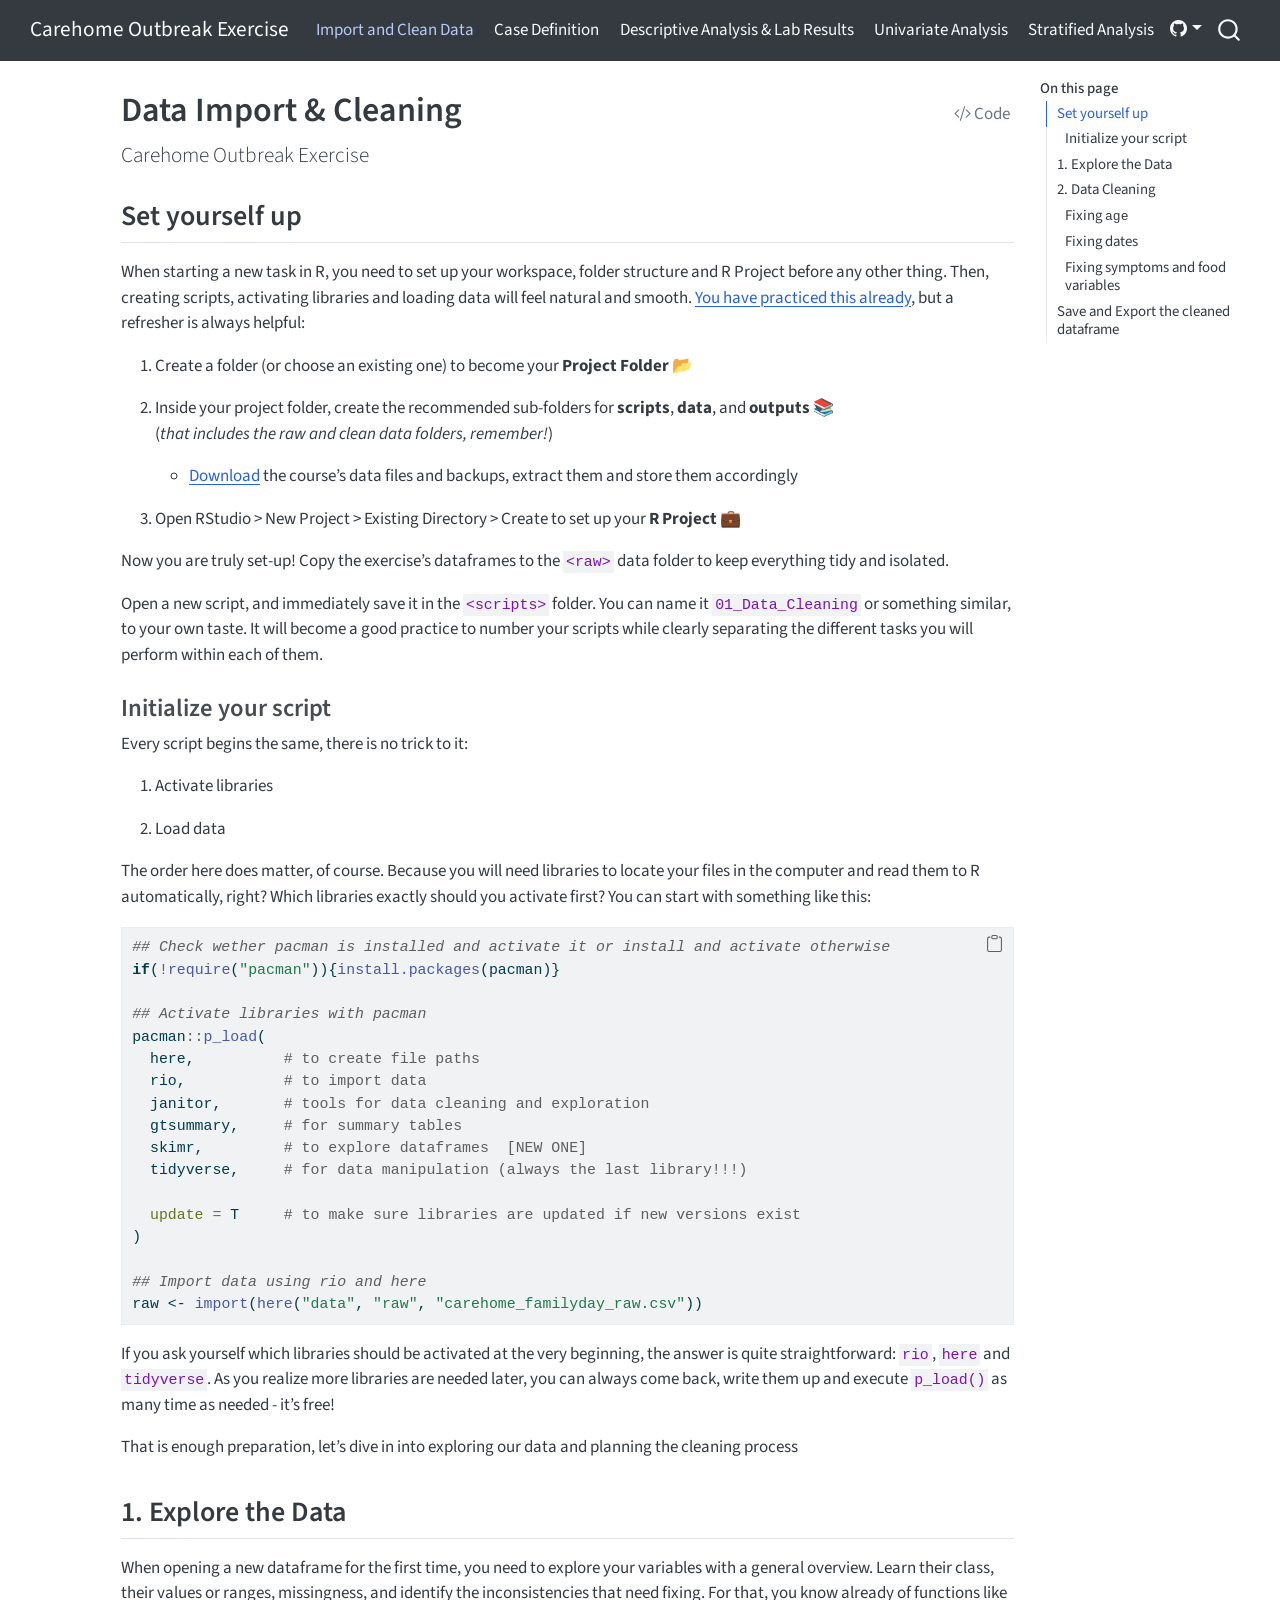
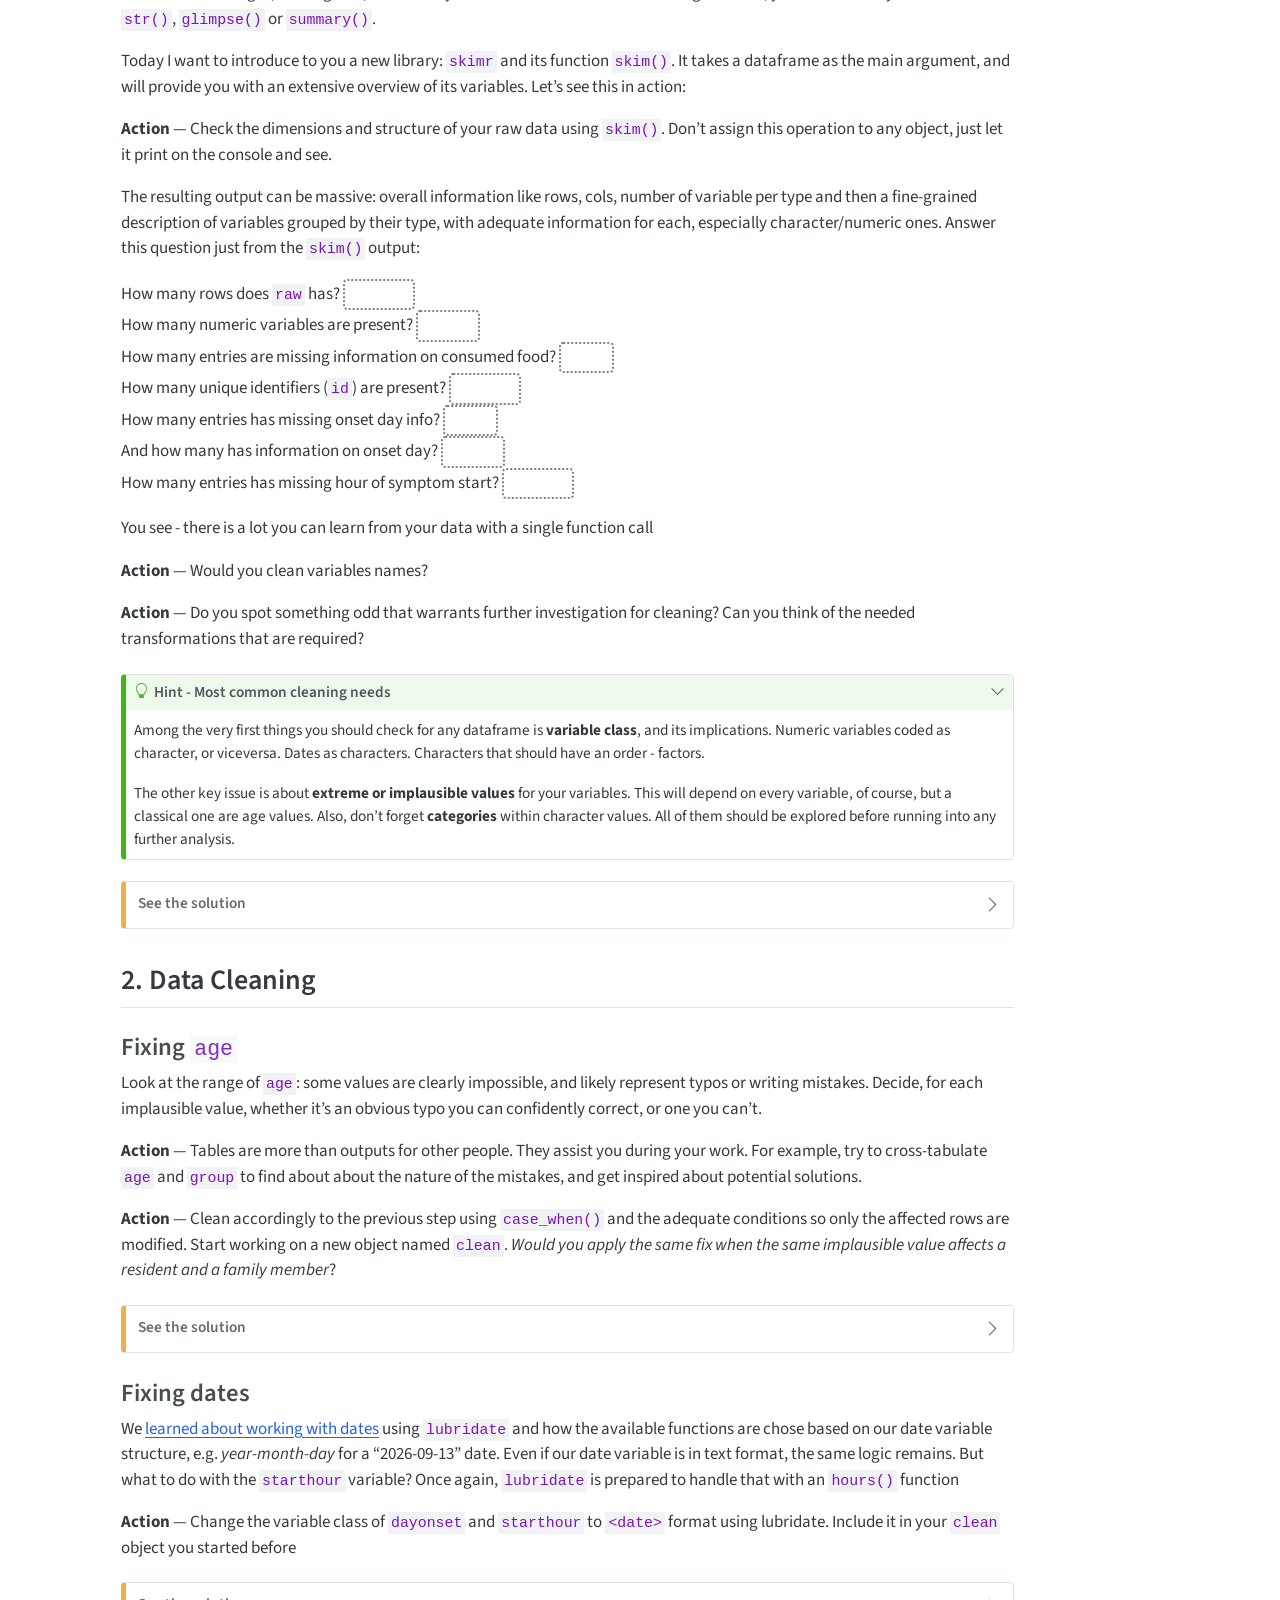
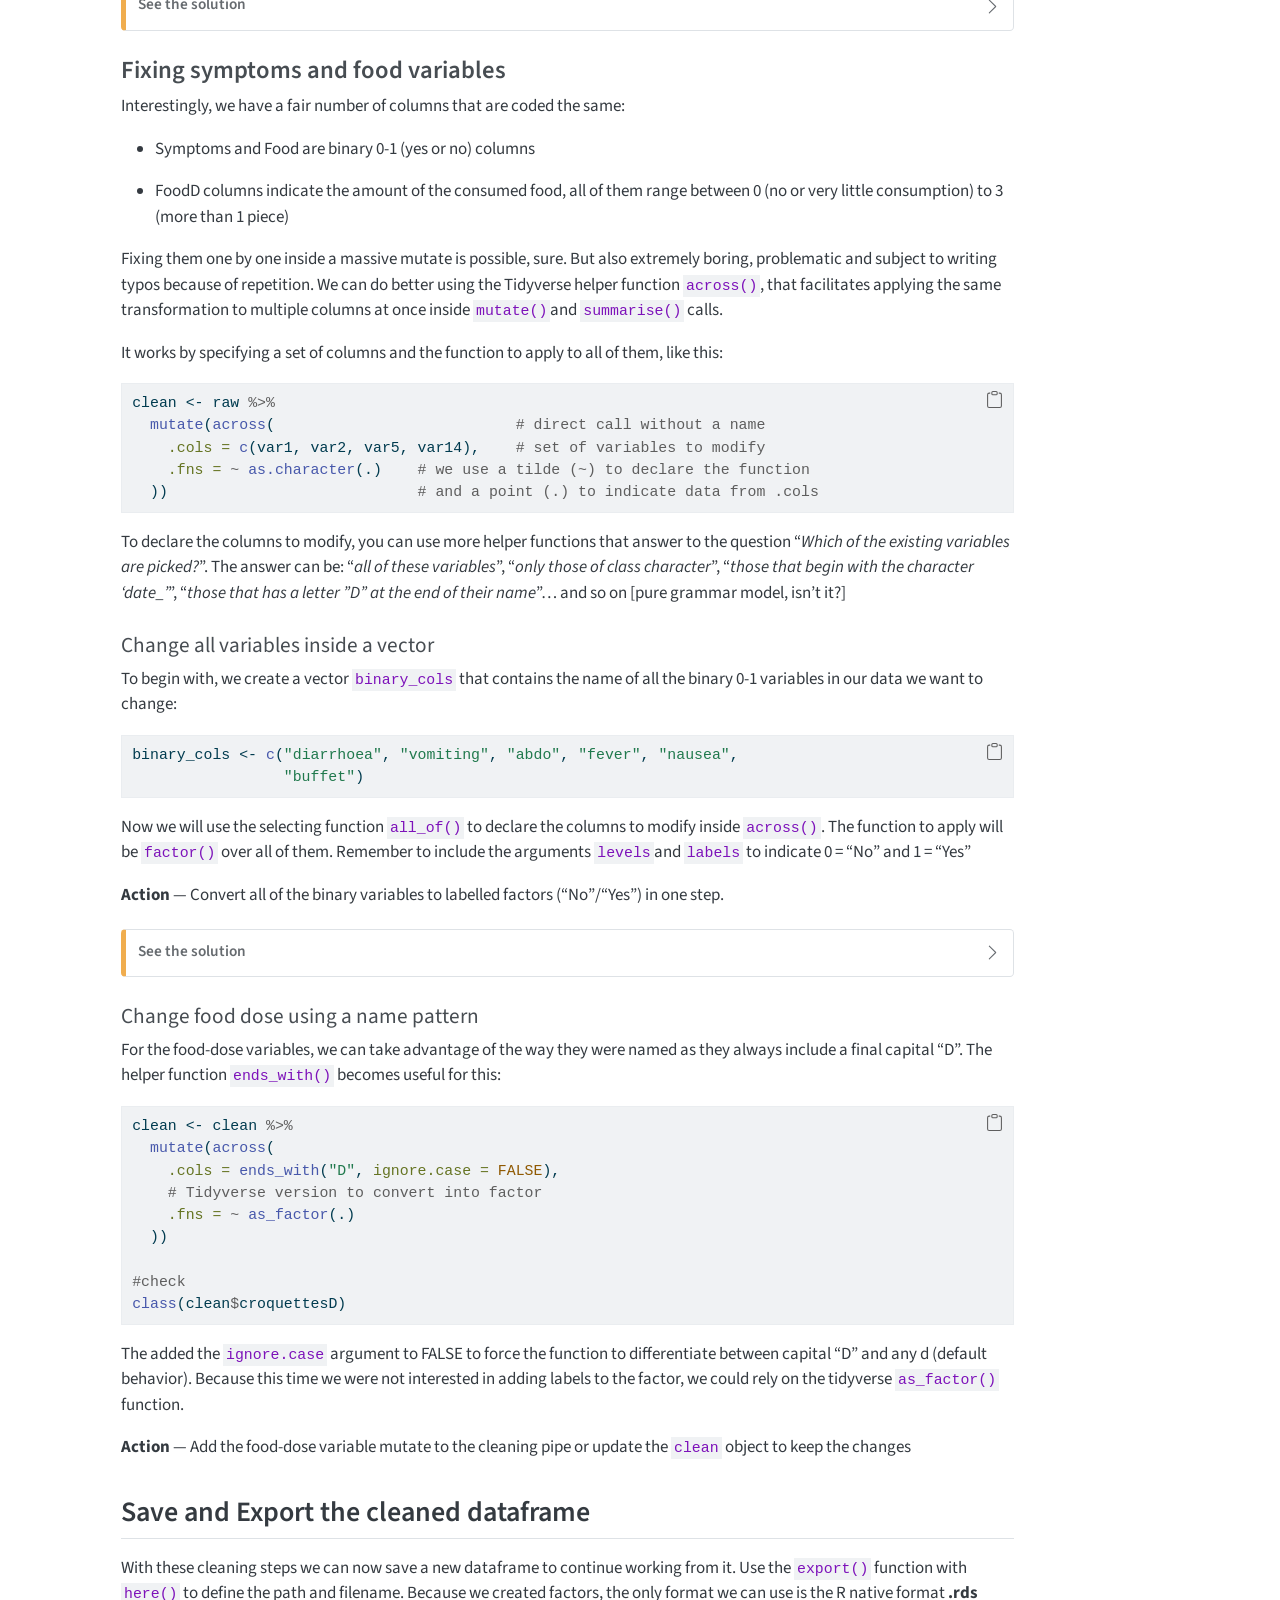
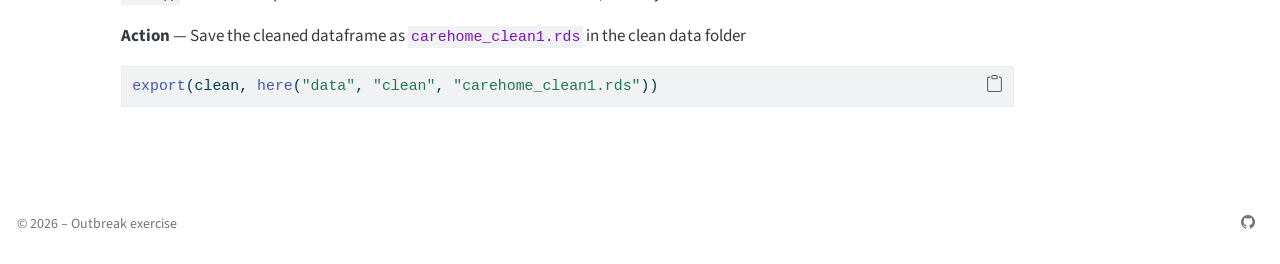
<file: docs/scripts/01_Import_Cleaning.html>
<!DOCTYPE html>
<html xmlns="http://www.w3.org/1999/xhtml" lang="en" xml:lang="en"><head>

<meta charset="utf-8">
<meta name="generator" content="quarto-1.9.38">

<meta name="viewport" content="width=device-width, initial-scale=1.0, user-scalable=yes">


<title>Data Import &amp; Cleaning – Carehome Outbreak Exercise</title>
<style>
/* Default styles provided by pandoc.
** See https://pandoc.org/MANUAL.html#variables-for-html for config info.
*/
code{white-space: pre-wrap;}
span.smallcaps{font-variant: small-caps;}
div.columns{display: flex; gap: min(4vw, 1.5em);}
div.column{flex: auto; overflow-x: auto;}
div.hanging-indent{margin-left: 1.5em; text-indent: -1.5em;}
ul.task-list{list-style: none;}
ul.task-list li input[type="checkbox"] {
  width: 0.8em;
  margin: 0 0.8em 0.2em -1em; /* quarto-specific, see https://github.com/quarto-dev/quarto-cli/issues/4556 */ 
  vertical-align: middle;
}
/* CSS for syntax highlighting */
html { -webkit-text-size-adjust: 100%; }
pre > code.sourceCode { white-space: pre; position: relative; }
pre > code.sourceCode > span { display: inline-block; line-height: 1.25; }
pre > code.sourceCode > span:empty { height: 1.2em; }
.sourceCode { overflow: visible; }
code.sourceCode > span { color: inherit; text-decoration: inherit; }
div.sourceCode { margin: 1em 0; }
pre.sourceCode { margin: 0; }
@media screen {
div.sourceCode { overflow: auto; }
}
@media print {
pre > code.sourceCode { white-space: pre-wrap; }
pre > code.sourceCode > span { text-indent: -5em; padding-left: 5em; }
}
pre.numberSource code
  { counter-reset: source-line 0; }
pre.numberSource code > span
  { position: relative; left: -4em; counter-increment: source-line; }
pre.numberSource code > span > a:first-child::before
  { content: counter(source-line);
    position: relative; left: -1em; text-align: right; vertical-align: baseline;
    border: none; display: inline-block;
    -webkit-touch-callout: none; -webkit-user-select: none;
    -khtml-user-select: none; -moz-user-select: none;
    -ms-user-select: none; user-select: none;
    padding: 0 4px; width: 4em;
  }
pre.numberSource { margin-left: 3em;  padding-left: 4px; }
div.sourceCode
  {   }
@media screen {
pre > code.sourceCode > span > a:first-child::before { text-decoration: underline; }
}
</style>


<script src="../site_libs/quarto-nav/quarto-nav.js"></script>
<script src="../site_libs/clipboard/clipboard.min.js"></script>
<script src="../site_libs/quarto-search/autocomplete.umd.js"></script>
<script src="../site_libs/quarto-search/fuse.min.js"></script>
<script src="../site_libs/quarto-search/quarto-search.js"></script>
<meta name="quarto:offset" content="../">
<script src="../site_libs/quarto-html/quarto.js" type="module"></script>
<script src="../site_libs/quarto-html/tabsets/tabsets.js" type="module"></script>
<script src="../site_libs/quarto-html/popper.min.js"></script>
<script src="../site_libs/quarto-html/tippy.umd.min.js"></script>
<script src="../site_libs/quarto-html/anchor.min.js"></script>
<link href="../site_libs/quarto-html/tippy.css" rel="stylesheet">
<link href="../site_libs/quarto-html/quarto-syntax-highlighting-15634bcf2e68342d4ad2dfa704d543f6.css" rel="stylesheet" id="quarto-text-highlighting-styles">
<script src="../site_libs/bootstrap/bootstrap.min.js"></script>
<link href="../site_libs/bootstrap/bootstrap-icons.css" rel="stylesheet">
<link href="../site_libs/bootstrap/bootstrap-d350471fdd200701c86e1e0117cb54d8.min.css" rel="stylesheet" append-hash="true" id="quarto-bootstrap" data-mode="light">
<script id="quarto-search-options" type="application/json">{
  "location": "navbar",
  "copy-button": false,
  "collapse-after": 3,
  "panel-placement": "end",
  "type": "overlay",
  "limit": 50,
  "keyboard-shortcut": [
    "f",
    "/",
    "s"
  ],
  "show-item-context": false,
  "language": {
    "search-no-results-text": "No results",
    "search-matching-documents-text": "matching documents",
    "search-copy-link-title": "Copy link to search",
    "search-hide-matches-text": "Hide additional matches",
    "search-more-match-text": "more match in this document",
    "search-more-matches-text": "more matches in this document",
    "search-clear-button-title": "Clear",
    "search-text-placeholder": "",
    "search-detached-cancel-button-title": "Cancel",
    "search-submit-button-title": "Submit",
    "search-label": "Search"
  }
}</script>


<link rel="stylesheet" href="../include/webex.css">
</head>

<body class="nav-fixed quarto-light">

<div id="quarto-search-results"></div>
  <header id="quarto-header" class="headroom fixed-top">
    <nav class="navbar navbar-expand-lg " data-bs-theme="dark">
      <div class="navbar-container container-fluid">
      <div class="navbar-brand-container mx-auto">
    <a class="navbar-brand" href="../index.html">
    <span class="navbar-title">Carehome Outbreak Exercise</span>
    </a>
  </div>
            <div id="quarto-search" class="" title="Search"></div>
          <button class="navbar-toggler" type="button" data-bs-toggle="collapse" data-bs-target="#navbarCollapse" aria-controls="navbarCollapse" role="menu" aria-expanded="false" aria-label="Toggle navigation" onclick="if (window.quartoToggleHeadroom) { window.quartoToggleHeadroom(); }">
  <span class="navbar-toggler-icon"></span>
</button>
          <div class="collapse navbar-collapse" id="navbarCollapse">
            <ul class="navbar-nav navbar-nav-scroll me-auto">
  <li class="nav-item">
    <a class="nav-link active" href="../scripts/01_Import_Cleaning.html" aria-current="page"> 
<span class="menu-text">Import and Clean Data</span></a>
  </li>  
  <li class="nav-item">
    <a class="nav-link" href="../scripts/02_Case_Definition.html"> 
<span class="menu-text">Case Definition</span></a>
  </li>  
  <li class="nav-item">
    <a class="nav-link" href="../scripts/03_Descriptive_LabResults.html"> 
<span class="menu-text">Descriptive Analysis &amp; Lab Results</span></a>
  </li>  
  <li class="nav-item">
    <a class="nav-link" href="../scripts/04_Univariate_Analyses.html"> 
<span class="menu-text">Univariate Analysis</span></a>
  </li>  
  <li class="nav-item">
    <a class="nav-link" href="../scripts/05_Stratified_Analyses.html"> 
<span class="menu-text">Stratified Analysis</span></a>
  </li>  
</ul>
          </div> <!-- /navcollapse -->
            <div class="quarto-navbar-tools">
    <div class="dropdown">
      <a href="" title="" id="quarto-navigation-tool-dropdown-0" class="quarto-navigation-tool dropdown-toggle px-1" data-bs-toggle="dropdown" aria-expanded="false" role="link" aria-label=""><i class="bi bi-github"></i></a>
      <ul class="dropdown-menu" aria-labelledby="quarto-navigation-tool-dropdown-0">
          <li>
            <a class="dropdown-item quarto-navbar-tools-item" href="https://github.com/EPIET/CareHomeOB_ICW3/tree/main">
            Source Code
            </a>
          </li>
          <li>
            <a class="dropdown-item quarto-navbar-tools-item" href="https://github.com/EPIET/CareHomeOB_ICW3/issues">
            Report an issue
            </a>
          </li>
      </ul>
    </div>
</div>
      </div> <!-- /container-fluid -->
    </nav>
</header>
<!-- content -->
<div id="quarto-content" class="quarto-container page-columns page-rows-contents page-layout-article page-navbar">
<!-- sidebar -->
<!-- margin-sidebar -->
    <div id="quarto-margin-sidebar" class="sidebar margin-sidebar">
        <nav id="TOC" role="doc-toc" class="toc-active" data-toc-expanded="99">
    <h2 id="toc-title">On this page</h2>
   
  <ul>
  <li><a href="#set-yourself-up" id="toc-set-yourself-up" class="nav-link active" data-scroll-target="#set-yourself-up">Set yourself up</a>
  <ul class="collapse">
  <li><a href="#initialize-your-script" id="toc-initialize-your-script" class="nav-link" data-scroll-target="#initialize-your-script">Initialize your script</a></li>
  </ul></li>
  <li><a href="#explore-the-data" id="toc-explore-the-data" class="nav-link" data-scroll-target="#explore-the-data">1. Explore the Data</a></li>
  <li><a href="#data-cleaning" id="toc-data-cleaning" class="nav-link" data-scroll-target="#data-cleaning">2. Data Cleaning</a>
  <ul class="collapse">
  <li><a href="#fixing-age" id="toc-fixing-age" class="nav-link" data-scroll-target="#fixing-age">Fixing <code>age</code></a></li>
  <li><a href="#fixing-dates" id="toc-fixing-dates" class="nav-link" data-scroll-target="#fixing-dates">Fixing dates</a></li>
  <li><a href="#fixing-symptoms-and-food-variables" id="toc-fixing-symptoms-and-food-variables" class="nav-link" data-scroll-target="#fixing-symptoms-and-food-variables">Fixing symptoms and food variables</a></li>
  </ul></li>
  <li><a href="#save-and-export-the-cleaned-dataframe" id="toc-save-and-export-the-cleaned-dataframe" class="nav-link" data-scroll-target="#save-and-export-the-cleaned-dataframe">Save and Export the cleaned dataframe</a></li>
  </ul>
</nav>
    </div>
<!-- main -->
<main class="content" id="quarto-document-content">

<header id="title-block-header" class="quarto-title-block default">
<div class="quarto-title">
<div class="quarto-title-block"><div><h1 class="title">Data Import &amp; Cleaning</h1><button type="button" class="btn code-tools-button" id="quarto-code-tools-source"><i class="bi"></i> Code</button></div></div>
<p class="subtitle lead">Carehome Outbreak Exercise</p>
</div>



<div class="quarto-title-meta">

    
  
    
  </div>
  


</header>


<section id="set-yourself-up" class="level2">
<h2 class="anchored" data-anchor-id="set-yourself-up">Set yourself up</h2>
<p>When starting a new task in R, you need to set up your workspace, folder structure and R Project before any other thing. Then, creating scripts, activating libraries and loading data will feel natural and smooth. <a href="https://epiet.github.io/IntroToRCourse/scripts/S1E2.html">You have practiced this already</a>, but a refresher is always helpful:</p>
<ol type="1">
<li><p>Create a folder (or choose an existing one) to become your <strong>Project Folder</strong> 📂</p></li>
<li><p>Inside your project folder, create the recommended sub-folders for <strong>scripts</strong>, <strong>data</strong>, and <strong>outputs</strong> 📚<br>
(<em>that includes the raw and clean data folders, remember!</em>)</p>
<ul>
<li><a href="https://github.com/EPIET/CareHomeOB_ICW3/raw/refs/heads/main/data/data.rar">Download</a> the course’s data files and backups, extract them and store them accordingly</li>
</ul></li>
<li><p>Open RStudio &gt; New Project &gt; Existing Directory &gt; Create to set up your <strong>R Project</strong> 💼</p></li>
</ol>
<p>Now you are truly set-up! Copy the exercise’s dataframes to the <code>&lt;raw&gt;</code> data folder to keep everything tidy and isolated.</p>
<p>Open a new script, and immediately save it in the <code>&lt;scripts&gt;</code> folder. You can name it <code>01_Data_Cleaning</code> or something similar, to your own taste. It will become a good practice to number your scripts while clearly separating the different tasks you will perform within each of them.</p>
<section id="initialize-your-script" class="level3">
<h3 class="anchored" data-anchor-id="initialize-your-script">Initialize your script</h3>
<p>Every script begins the same, there is no trick to it:</p>
<ol type="1">
<li><p>Activate libraries</p></li>
<li><p>Load data</p></li>
</ol>
<p>The order here does matter, of course. Because you will need libraries to locate your files in the computer and read them to R automatically, right? Which libraries exactly should you activate first? You can start with something like this:</p>
<div class="code-copy-outer-scaffold"><div class="sourceCode" id="cb1"><pre class="sourceCode r code-with-copy"><code class="sourceCode r"><span id="cb1-1"><a href="#cb1-1" aria-hidden="true" tabindex="-1"></a><span class="do">## Check wether pacman is installed and activate it or install and activate otherwise</span></span>
<span id="cb1-2"><a href="#cb1-2" aria-hidden="true" tabindex="-1"></a><span class="cf">if</span>(<span class="sc">!</span><span class="fu">require</span>(<span class="st">"pacman"</span>)){<span class="fu">install.packages</span>(pacman)}</span>
<span id="cb1-3"><a href="#cb1-3" aria-hidden="true" tabindex="-1"></a></span>
<span id="cb1-4"><a href="#cb1-4" aria-hidden="true" tabindex="-1"></a><span class="do">## Activate libraries with pacman</span></span>
<span id="cb1-5"><a href="#cb1-5" aria-hidden="true" tabindex="-1"></a>pacman<span class="sc">::</span><span class="fu">p_load</span>(</span>
<span id="cb1-6"><a href="#cb1-6" aria-hidden="true" tabindex="-1"></a>  here,          <span class="co"># to create file paths</span></span>
<span id="cb1-7"><a href="#cb1-7" aria-hidden="true" tabindex="-1"></a>  rio,           <span class="co"># to import data</span></span>
<span id="cb1-8"><a href="#cb1-8" aria-hidden="true" tabindex="-1"></a>  janitor,       <span class="co"># tools for data cleaning and exploration</span></span>
<span id="cb1-9"><a href="#cb1-9" aria-hidden="true" tabindex="-1"></a>  gtsummary,     <span class="co"># for summary tables</span></span>
<span id="cb1-10"><a href="#cb1-10" aria-hidden="true" tabindex="-1"></a>  skimr,         <span class="co"># to explore dataframes  [NEW ONE]</span></span>
<span id="cb1-11"><a href="#cb1-11" aria-hidden="true" tabindex="-1"></a>  tidyverse,     <span class="co"># for data manipulation (always the last library!!!)</span></span>
<span id="cb1-12"><a href="#cb1-12" aria-hidden="true" tabindex="-1"></a>  </span>
<span id="cb1-13"><a href="#cb1-13" aria-hidden="true" tabindex="-1"></a>  <span class="at">update =</span> T     <span class="co"># to make sure libraries are updated if new versions exist</span></span>
<span id="cb1-14"><a href="#cb1-14" aria-hidden="true" tabindex="-1"></a>)</span>
<span id="cb1-15"><a href="#cb1-15" aria-hidden="true" tabindex="-1"></a></span>
<span id="cb1-16"><a href="#cb1-16" aria-hidden="true" tabindex="-1"></a><span class="do">## Import data using rio and here</span></span>
<span id="cb1-17"><a href="#cb1-17" aria-hidden="true" tabindex="-1"></a>raw <span class="ot">&lt;-</span> <span class="fu">import</span>(<span class="fu">here</span>(<span class="st">"data"</span>, <span class="st">"raw"</span>, <span class="st">"carehome_familyday_raw.csv"</span>))</span></code></pre></div><button title="Copy to Clipboard" class="code-copy-button"><i class="bi"></i></button></div>
<p>If you ask yourself which libraries should be activated at the very beginning, the answer is quite straightforward: <code>rio</code>, <code>here</code> and <code>tidyverse</code>. As you realize more libraries are needed later, you can always come back, write them up and execute <code>p_load()</code> as many time as needed - it’s free!</p>
<p>That is enough preparation, let’s dive in into exploring our data and planning the cleaning process</p>
</section>
</section>
<section id="explore-the-data" class="level2">
<h2 class="anchored" data-anchor-id="explore-the-data">1. Explore the Data</h2>
<p>When opening a new dataframe for the first time, you need to explore your variables with a general overview. Learn their class, their values or ranges, missingness, and identify the inconsistencies that need fixing. For that, you know already of functions like <code>str()</code>, <code>glimpse()</code> or <code>summary()</code>.</p>
<p>Today I want to introduce to you a new library: <code>skimr</code> and its function <code>skim()</code>. It takes a dataframe as the main argument, and will provide you with an extensive overview of its variables. Let’s see this in action:</p>
<p><strong>Action</strong> — Check the dimensions and structure of your raw data using <code>skim()</code>. Don’t assign this operation to any object, just let it print on the console and see.</p>
<p>The resulting output can be massive: overall information like rows, cols, number of variable per type and then a fine-grained description of variables grouped by their type, with adequate information for each, especially character/numeric ones. Answer this question just from the <code>skim()</code> output:</p>
<p>How many rows does <code>raw</code> has? <input class="webex-solveme nospaces" size="3" data-answer="[&quot;167&quot;]"><br>
How many numeric variables are present? <input class="webex-solveme nospaces" size="2" data-answer="[&quot;26&quot;]"><br>
How many entries are missing information on consumed food? <input class="webex-solveme nospaces" size="1" data-answer="[&quot;6&quot;]"><br>
How many unique identifiers (<code>id</code>) are present? <input class="webex-solveme nospaces" size="3" data-answer="[&quot;167&quot;]"><br>
How many entries has missing onset day info? <input class="webex-solveme nospaces" size="1" data-answer="[&quot;0&quot;]"><br>
And how many has information on onset day? <input class="webex-solveme nospaces" size="2" data-answer="[&quot;61&quot;]"><br>
How many entries has missing hour of symptom start? <input class="webex-solveme nospaces" size="3" data-answer="[&quot;106&quot;]"></p>
<p>You see - there is a lot you can learn from your data with a single function call</p>
<p><strong>Action</strong> — Would you clean variables names?</p>
<p><strong>Action</strong> — Do you spot something odd that warrants further investigation for cleaning? Can you think of the needed transformations that are required?</p>
<div class="callout callout-style-default callout-tip callout-titled">
<div class="callout-header d-flex align-content-center" data-bs-toggle="collapse" data-bs-target=".callout-1-contents" aria-controls="callout-1" aria-expanded="true" aria-label="Toggle callout">
<div class="callout-icon-container">
<i class="callout-icon"></i>
</div>
<div class="callout-title-container flex-fill">
<span class="screen-reader-only">Tip</span>Hint - Most common cleaning needs
</div>
<div class="callout-btn-toggle d-inline-block border-0 py-1 ps-1 pe-0 float-end"><i class="callout-toggle"></i></div>
</div>
<div id="callout-1" class="callout-1-contents callout-collapse collapse show">
<div class="callout-body-container callout-body">
<p>Among the very first things you should check for any dataframe is <strong>variable class</strong>, and its implications. Numeric variables coded as character, or viceversa. Dates as characters. Characters that should have an order - factors.</p>
<p>The other key issue is about <strong>extreme or implausible values</strong> for your variables. This will depend on every variable, of course, but a classical one are age values. Also, don’t forget <strong>categories</strong> within character values. All of them should be explored before running into any further analysis.</p>
</div>
</div>
</div>
<div class="callout callout-style-simple callout-caution no-icon callout-titled">
<div class="callout-header d-flex align-content-center collapsed" data-bs-toggle="collapse" data-bs-target=".callout-2-contents" aria-controls="callout-2" aria-expanded="false" aria-label="Toggle callout">
<div class="callout-icon-container">
<i class="callout-icon no-icon"></i>
</div>
<div class="callout-title-container flex-fill">
<span class="screen-reader-only">Caution</span>See the solution
</div>
<div class="callout-btn-toggle d-inline-block border-0 py-1 ps-1 pe-0 float-end"><i class="callout-toggle"></i></div>
</div>
<div id="callout-2" class="callout-2-contents callout-collapse collapse">
<div class="callout-body-container callout-body">
<p>Below you can find one possible solution for exploring variables. You may use different functions or approaches, because you already know a few of them. As long as you are able to understand your data and spot cleaning needs, that’s perfectly fine.</p>
<div class="code-copy-outer-scaffold"><div class="sourceCode" id="cb2"><pre class="sourceCode r code-with-copy"><code class="sourceCode r"><span id="cb2-1"><a href="#cb2-1" aria-hidden="true" tabindex="-1"></a><span class="do">## Dataframe summary</span></span>
<span id="cb2-2"><a href="#cb2-2" aria-hidden="true" tabindex="-1"></a>skimr<span class="sc">::</span><span class="fu">skim</span>(raw)</span>
<span id="cb2-3"><a href="#cb2-3" aria-hidden="true" tabindex="-1"></a></span>
<span id="cb2-4"><a href="#cb2-4" aria-hidden="true" tabindex="-1"></a><span class="do">## Further exploring</span></span>
<span id="cb2-5"><a href="#cb2-5" aria-hidden="true" tabindex="-1"></a><span class="fu">range</span>(raw<span class="sc">$</span>age)  <span class="co"># see min and max values of a numeric vector</span></span>
<span id="cb2-6"><a href="#cb2-6" aria-hidden="true" tabindex="-1"></a></span>
<span id="cb2-7"><a href="#cb2-7" aria-hidden="true" tabindex="-1"></a><span class="fu">unique</span>(raw<span class="sc">$</span>sex)      <span class="co"># Main present categories with unique</span></span>
<span id="cb2-8"><a href="#cb2-8" aria-hidden="true" tabindex="-1"></a><span class="fu">unique</span>(raw<span class="sc">$</span>group)</span>
<span id="cb2-9"><a href="#cb2-9" aria-hidden="true" tabindex="-1"></a><span class="fu">unique</span>(raw<span class="sc">$</span>buffet)</span>
<span id="cb2-10"><a href="#cb2-10" aria-hidden="true" tabindex="-1"></a></span>
<span id="cb2-11"><a href="#cb2-11" aria-hidden="true" tabindex="-1"></a><span class="fu">tabyl</span>(raw<span class="sc">$</span>vomiting)    <span class="co"># check some symptoms and fodd item variables with tabyl</span></span>
<span id="cb2-12"><a href="#cb2-12" aria-hidden="true" tabindex="-1"></a><span class="fu">tabyl</span>(raw<span class="sc">$</span>croquettes)</span>
<span id="cb2-13"><a href="#cb2-13" aria-hidden="true" tabindex="-1"></a><span class="fu">tabyl</span>(raw<span class="sc">$</span>croquettesD)</span></code></pre></div><button title="Copy to Clipboard" class="code-copy-button"><i class="bi"></i></button></div>
<p>After exploring the data, you should have realized at least three things requiring cleaning:</p>
<ol type="1">
<li><p><strong><code>age</code></strong>: some obviously implausible values are present and we need to decide whether they can be fixed, turned into NAs or deleted</p></li>
<li><p><strong>dates</strong>: we have two of them that require transformation - and potentially a merge</p></li>
<li><p><strong>categories as numbers:</strong> practically all symptoms and food item variables were read as numbers because they are coded as 0-1. We should fix that turning them into factors</p></li>
</ol>
</div>
</div>
</div>
</section>
<section id="data-cleaning" class="level2">
<h2 class="anchored" data-anchor-id="data-cleaning">2. Data Cleaning</h2>
<section id="fixing-age" class="level3">
<h3 class="anchored" data-anchor-id="fixing-age">Fixing <code>age</code></h3>
<p>Look at the range of <code>age</code>: some values are clearly impossible, and likely represent typos or writing mistakes. Decide, for each implausible value, whether it’s an obvious typo you can confidently correct, or one you can’t.</p>
<p><strong>Action</strong> — Tables are more than outputs for other people. They assist you during your work. For example, try to cross-tabulate <code>age</code> and <code>group</code> to find about about the nature of the mistakes, and get inspired about potential solutions.</p>
<p><strong>Action</strong> — Clean accordingly to the previous step using <code>case_when()</code> and the adequate conditions so only the affected rows are modified. Start working on a new object named <code>clean</code>. <em>Would you apply the same fix when the same implausible value affects a resident and a family member</em>?</p>
<div class="callout callout-style-simple callout-caution no-icon callout-titled">
<div class="callout-header d-flex align-content-center collapsed" data-bs-toggle="collapse" data-bs-target=".callout-3-contents" aria-controls="callout-3" aria-expanded="false" aria-label="Toggle callout">
<div class="callout-icon-container">
<i class="callout-icon no-icon"></i>
</div>
<div class="callout-title-container flex-fill">
<span class="screen-reader-only">Caution</span>See the solution
</div>
<div class="callout-btn-toggle d-inline-block border-0 py-1 ps-1 pe-0 float-end"><i class="callout-toggle"></i></div>
</div>
<div id="callout-3" class="callout-3-contents callout-collapse collapse">
<div class="callout-body-container callout-body">
<div class="code-copy-outer-scaffold"><div class="sourceCode" id="cb3"><pre class="sourceCode r code-with-copy"><code class="sourceCode r"><span id="cb3-1"><a href="#cb3-1" aria-hidden="true" tabindex="-1"></a><span class="co"># Crosstabulate age and group using janitor to find inplausible values</span></span>
<span id="cb3-2"><a href="#cb3-2" aria-hidden="true" tabindex="-1"></a>raw <span class="sc">%&gt;%</span> <span class="fu">tabyl</span>(age, group)</span>
<span id="cb3-3"><a href="#cb3-3" aria-hidden="true" tabindex="-1"></a></span>
<span id="cb3-4"><a href="#cb3-4" aria-hidden="true" tabindex="-1"></a><span class="co"># Fix the age variable whit case_when()</span></span>
<span id="cb3-5"><a href="#cb3-5" aria-hidden="true" tabindex="-1"></a>clean <span class="ot">&lt;-</span> raw <span class="sc">%&gt;%</span> </span>
<span id="cb3-6"><a href="#cb3-6" aria-hidden="true" tabindex="-1"></a>  <span class="fu">mutate</span>(<span class="at">age =</span> <span class="fu">case_when</span>(</span>
<span id="cb3-7"><a href="#cb3-7" aria-hidden="true" tabindex="-1"></a>    <span class="co"># negative age value to positive</span></span>
<span id="cb3-8"><a href="#cb3-8" aria-hidden="true" tabindex="-1"></a>    age <span class="sc">==</span> <span class="sc">-</span><span class="dv">35</span>  <span class="sc">~</span> <span class="dv">35</span>, </span>
<span id="cb3-9"><a href="#cb3-9" aria-hidden="true" tabindex="-1"></a>    <span class="co"># if 190 years and family member, assume 19 years typo</span></span>
<span id="cb3-10"><a href="#cb3-10" aria-hidden="true" tabindex="-1"></a>    age <span class="sc">==</span> <span class="dv">190</span> <span class="sc">&amp;</span> group <span class="sc">==</span> <span class="st">"family"</span>  <span class="sc">~</span> <span class="dv">19</span>, </span>
<span id="cb3-11"><a href="#cb3-11" aria-hidden="true" tabindex="-1"></a>    <span class="co"># if 190 years and resident, assume 90 years typo</span></span>
<span id="cb3-12"><a href="#cb3-12" aria-hidden="true" tabindex="-1"></a>    age <span class="sc">==</span> <span class="dv">190</span> <span class="sc">&amp;</span> group <span class="sc">==</span> <span class="st">"resident"</span>  <span class="sc">~</span> <span class="dv">90</span>,</span>
<span id="cb3-13"><a href="#cb3-13" aria-hidden="true" tabindex="-1"></a>    <span class="co"># everyone else stays the same</span></span>
<span id="cb3-14"><a href="#cb3-14" aria-hidden="true" tabindex="-1"></a>    <span class="at">.default =</span> age</span>
<span id="cb3-15"><a href="#cb3-15" aria-hidden="true" tabindex="-1"></a>  ))</span></code></pre></div><button title="Copy to Clipboard" class="code-copy-button"><i class="bi"></i></button></div>
<p>Not every bad value has an obvious fix. A rule like <em>“correct it if the error is unambiguous (an extra digit, a stray minus sign); set it to <code>NA</code> if you’d just be guessing”</em> is a defensible, explicit policy - and one you can state in a line of code, not just in your head.</p>
<p>Hadn’t you cross-tabulated by <code>group</code> first, relying only on the <code>age</code> range, your fixing may have looked different. Use the information available whenever possible.</p>
</div>
</div>
</div>
</section>
<section id="fixing-dates" class="level3">
<h3 class="anchored" data-anchor-id="fixing-dates">Fixing dates</h3>
<p>We <a href="https://epiet.github.io/IntroToRCourse/scripts/S3E2.html#fixing-dates">learned about working with dates</a> using <code>lubridate</code> and how the available functions are chose based on our date variable structure, e.g.&nbsp;<em>year-month-day</em> for a “2026-09-13” date. Even if our date variable is in text format, the same logic remains. But what to do with the <code>starthour</code> variable? Once again, <code>lubridate</code> is prepared to handle that with an <code>hours()</code> function</p>
<p><strong>Action</strong> — Change the variable class of <code>dayonset</code> and <code>starthour</code> to <code>&lt;date&gt;</code> format using lubridate. Include it in your <code>clean</code> object you started before</p>
<div class="callout callout-style-simple callout-caution no-icon callout-titled">
<div class="callout-header d-flex align-content-center collapsed" data-bs-toggle="collapse" data-bs-target=".callout-4-contents" aria-controls="callout-4" aria-expanded="false" aria-label="Toggle callout">
<div class="callout-icon-container">
<i class="callout-icon no-icon"></i>
</div>
<div class="callout-title-container flex-fill">
<span class="screen-reader-only">Caution</span>See the solution
</div>
<div class="callout-btn-toggle d-inline-block border-0 py-1 ps-1 pe-0 float-end"><i class="callout-toggle"></i></div>
</div>
<div id="callout-4" class="callout-4-contents callout-collapse collapse">
<div class="callout-body-container callout-body">
<p>You can include this cleaning step by either updating the <code>clean</code> object from the previous step or by adding it with a pipe in the first cleaning chain starting with <code>raw</code>.</p>
<div class="code-copy-outer-scaffold"><div class="sourceCode" id="cb4"><pre class="sourceCode r code-with-copy"><code class="sourceCode r"><span id="cb4-1"><a href="#cb4-1" aria-hidden="true" tabindex="-1"></a><span class="co"># Update the clean object from before</span></span>
<span id="cb4-2"><a href="#cb4-2" aria-hidden="true" tabindex="-1"></a>clean <span class="ot">&lt;-</span> clean <span class="sc">%&gt;%</span> </span>
<span id="cb4-3"><a href="#cb4-3" aria-hidden="true" tabindex="-1"></a>  <span class="fu">mutate</span>(</span>
<span id="cb4-4"><a href="#cb4-4" aria-hidden="true" tabindex="-1"></a>    <span class="at">dayonset =</span> <span class="fu">dmy</span>(dayonset),</span>
<span id="cb4-5"><a href="#cb4-5" aria-hidden="true" tabindex="-1"></a>    <span class="at">starthour =</span> <span class="fu">hours</span>(starthour)</span>
<span id="cb4-6"><a href="#cb4-6" aria-hidden="true" tabindex="-1"></a>  ) </span>
<span id="cb4-7"><a href="#cb4-7" aria-hidden="true" tabindex="-1"></a></span>
<span id="cb4-8"><a href="#cb4-8" aria-hidden="true" tabindex="-1"></a></span>
<span id="cb4-9"><a href="#cb4-9" aria-hidden="true" tabindex="-1"></a><span class="co"># Or add a new pipe to your cleaning chain</span></span>
<span id="cb4-10"><a href="#cb4-10" aria-hidden="true" tabindex="-1"></a>clean <span class="ot">&lt;-</span> raw <span class="sc">%&gt;%</span> </span>
<span id="cb4-11"><a href="#cb4-11" aria-hidden="true" tabindex="-1"></a>  <span class="fu">mutate</span>(<span class="at">age =</span> <span class="fu">case_when</span>(</span>
<span id="cb4-12"><a href="#cb4-12" aria-hidden="true" tabindex="-1"></a>    <span class="co"># negative age value to positive</span></span>
<span id="cb4-13"><a href="#cb4-13" aria-hidden="true" tabindex="-1"></a>    age <span class="sc">==</span> <span class="sc">-</span><span class="dv">35</span>  <span class="sc">~</span> <span class="dv">35</span>, </span>
<span id="cb4-14"><a href="#cb4-14" aria-hidden="true" tabindex="-1"></a>    <span class="co"># if 190 years and family member, assume 19 years typo</span></span>
<span id="cb4-15"><a href="#cb4-15" aria-hidden="true" tabindex="-1"></a>    age <span class="sc">==</span> <span class="dv">190</span> <span class="sc">&amp;</span> group <span class="sc">==</span> <span class="st">"family"</span>  <span class="sc">~</span> <span class="dv">19</span>, </span>
<span id="cb4-16"><a href="#cb4-16" aria-hidden="true" tabindex="-1"></a>    <span class="co"># if 190 years and resident, assume 90 years typo</span></span>
<span id="cb4-17"><a href="#cb4-17" aria-hidden="true" tabindex="-1"></a>    age <span class="sc">==</span> <span class="dv">190</span> <span class="sc">&amp;</span> group <span class="sc">==</span> <span class="st">"resident"</span>  <span class="sc">~</span> <span class="dv">90</span>,</span>
<span id="cb4-18"><a href="#cb4-18" aria-hidden="true" tabindex="-1"></a>    <span class="co"># everyone else stays the same</span></span>
<span id="cb4-19"><a href="#cb4-19" aria-hidden="true" tabindex="-1"></a>    <span class="at">.default =</span> age</span>
<span id="cb4-20"><a href="#cb4-20" aria-hidden="true" tabindex="-1"></a>  )) <span class="sc">%&gt;%</span> </span>
<span id="cb4-21"><a href="#cb4-21" aria-hidden="true" tabindex="-1"></a>  <span class="co"># Fix dates format</span></span>
<span id="cb4-22"><a href="#cb4-22" aria-hidden="true" tabindex="-1"></a>  <span class="fu">mutate</span>(</span>
<span id="cb4-23"><a href="#cb4-23" aria-hidden="true" tabindex="-1"></a>    <span class="at">dayonset =</span> <span class="fu">dmy</span>(dayonset),</span>
<span id="cb4-24"><a href="#cb4-24" aria-hidden="true" tabindex="-1"></a>    <span class="at">starthour =</span> <span class="fu">hours</span>(starthour)</span>
<span id="cb4-25"><a href="#cb4-25" aria-hidden="true" tabindex="-1"></a>  ) </span></code></pre></div><button title="Copy to Clipboard" class="code-copy-button"><i class="bi"></i></button></div>
</div>
</div>
</div>
</section>
<section id="fixing-symptoms-and-food-variables" class="level3">
<h3 class="anchored" data-anchor-id="fixing-symptoms-and-food-variables">Fixing symptoms and food variables</h3>
<p>Interestingly, we have a fair number of columns that are coded the same:</p>
<ul>
<li><p>Symptoms and Food are binary 0-1 (yes or no) columns</p></li>
<li><p>FoodD columns indicate the amount of the consumed food, all of them range between 0 (no or very little consumption) to 3 (more than 1 piece)</p></li>
</ul>
<p>Fixing them one by one inside a massive mutate is possible, sure. But also extremely boring, problematic and subject to writing typos because of repetition. We can do better using the Tidyverse helper function <code>across()</code>, that facilitates applying the same transformation to multiple columns at once inside <code>mutate()</code>and <code>summarise()</code> calls.</p>
<p>It works by specifying a set of columns and the function to apply to all of them, like this:</p>
<div class="code-copy-outer-scaffold"><div class="sourceCode" id="cb5"><pre class="sourceCode r code-with-copy"><code class="sourceCode r"><span id="cb5-1"><a href="#cb5-1" aria-hidden="true" tabindex="-1"></a>clean <span class="ot">&lt;-</span> raw <span class="sc">%&gt;%</span> </span>
<span id="cb5-2"><a href="#cb5-2" aria-hidden="true" tabindex="-1"></a>  <span class="fu">mutate</span>(<span class="fu">across</span>(                           <span class="co"># direct call without a name</span></span>
<span id="cb5-3"><a href="#cb5-3" aria-hidden="true" tabindex="-1"></a>    <span class="at">.cols =</span> <span class="fu">c</span>(var1, var2, var5, var14),    <span class="co"># set of variables to modify</span></span>
<span id="cb5-4"><a href="#cb5-4" aria-hidden="true" tabindex="-1"></a>    <span class="at">.fns =</span> <span class="sc">~</span> <span class="fu">as.character</span>(.)    <span class="co"># we use a tilde (~) to declare the function</span></span>
<span id="cb5-5"><a href="#cb5-5" aria-hidden="true" tabindex="-1"></a>  ))                            <span class="co"># and a point (.) to indicate data from .cols</span></span></code></pre></div><button title="Copy to Clipboard" class="code-copy-button"><i class="bi"></i></button></div>
<p>To declare the columns to modify, you can use more helper functions that answer to the question “<em>Which of the existing variables are picked?</em>”. The answer can be: “<em>all of these variables</em>”, “<em>only those of class character</em>”, “<em>those that begin with the character ‘date_’</em>”, “<em>those that has a letter ”D” at the end of their name</em>”… and so on [pure grammar model, isn’t it?]</p>
<section id="change-all-variables-inside-a-vector" class="level4">
<h4 class="anchored" data-anchor-id="change-all-variables-inside-a-vector">Change all variables inside a vector</h4>
<p>To begin with, we create a vector <code>binary_cols</code> that contains the name of all the binary 0-1 variables in our data we want to change:</p>
<div class="code-copy-outer-scaffold"><div class="sourceCode" id="cb6"><pre class="sourceCode r code-with-copy"><code class="sourceCode r"><span id="cb6-1"><a href="#cb6-1" aria-hidden="true" tabindex="-1"></a>binary_cols <span class="ot">&lt;-</span> <span class="fu">c</span>(<span class="st">"diarrhoea"</span>, <span class="st">"vomiting"</span>, <span class="st">"abdo"</span>, <span class="st">"fever"</span>, <span class="st">"nausea"</span>,</span>
<span id="cb6-2"><a href="#cb6-2" aria-hidden="true" tabindex="-1"></a>                 <span class="st">"buffet"</span>)</span></code></pre></div><button title="Copy to Clipboard" class="code-copy-button"><i class="bi"></i></button></div>
<p>Now we will use the selecting function <code>all_of()</code> to declare the columns to modify inside <code>across()</code>. The function to apply will be <code>factor()</code> over all of them. Remember to include the arguments <code>levels</code>and <code>labels</code> to indicate 0 = “No” and 1 = “Yes”</p>
<p><strong>Action</strong> — Convert all of the binary variables to labelled factors (“No”/“Yes”) in one step.</p>
<div class="callout callout-style-simple callout-caution no-icon callout-titled">
<div class="callout-header d-flex align-content-center collapsed" data-bs-toggle="collapse" data-bs-target=".callout-5-contents" aria-controls="callout-5" aria-expanded="false" aria-label="Toggle callout">
<div class="callout-icon-container">
<i class="callout-icon no-icon"></i>
</div>
<div class="callout-title-container flex-fill">
<span class="screen-reader-only">Caution</span>See the solution
</div>
<div class="callout-btn-toggle d-inline-block border-0 py-1 ps-1 pe-0 float-end"><i class="callout-toggle"></i></div>
</div>
<div id="callout-5" class="callout-5-contents callout-collapse collapse">
<div class="callout-body-container callout-body">
<div class="code-copy-outer-scaffold"><div class="sourceCode" id="cb7"><pre class="sourceCode r code-with-copy"><code class="sourceCode r"><span id="cb7-1"><a href="#cb7-1" aria-hidden="true" tabindex="-1"></a>clean <span class="ot">&lt;-</span> clean <span class="sc">%&gt;%</span> </span>
<span id="cb7-2"><a href="#cb7-2" aria-hidden="true" tabindex="-1"></a>  <span class="fu">mutate</span>(<span class="fu">across</span>(</span>
<span id="cb7-3"><a href="#cb7-3" aria-hidden="true" tabindex="-1"></a>    <span class="co"># Transform all variables in the binary_cols vector</span></span>
<span id="cb7-4"><a href="#cb7-4" aria-hidden="true" tabindex="-1"></a>    <span class="at">.cols =</span> <span class="fu">all_of</span>(binary_cols),</span>
<span id="cb7-5"><a href="#cb7-5" aria-hidden="true" tabindex="-1"></a>    <span class="co"># By transforming then into 0-1 factors with "No"-"Yes" labels</span></span>
<span id="cb7-6"><a href="#cb7-6" aria-hidden="true" tabindex="-1"></a>    <span class="co"># Base R version of transforming into factor</span></span>
<span id="cb7-7"><a href="#cb7-7" aria-hidden="true" tabindex="-1"></a>    <span class="at">.fns =</span> <span class="sc">~</span> <span class="fu">factor</span>(., </span>
<span id="cb7-8"><a href="#cb7-8" aria-hidden="true" tabindex="-1"></a>                    <span class="at">levels =</span> <span class="fu">c</span>(<span class="dv">0</span>, <span class="dv">1</span>),</span>
<span id="cb7-9"><a href="#cb7-9" aria-hidden="true" tabindex="-1"></a>                    <span class="at">labels =</span> <span class="fu">c</span>(<span class="st">"No"</span>, <span class="st">"Yes"</span>))</span>
<span id="cb7-10"><a href="#cb7-10" aria-hidden="true" tabindex="-1"></a>  ))</span>
<span id="cb7-11"><a href="#cb7-11" aria-hidden="true" tabindex="-1"></a></span>
<span id="cb7-12"><a href="#cb7-12" aria-hidden="true" tabindex="-1"></a><span class="co">#check</span></span>
<span id="cb7-13"><a href="#cb7-13" aria-hidden="true" tabindex="-1"></a><span class="fu">class</span>(clean<span class="sc">$</span>diarrhoea)</span></code></pre></div><button title="Copy to Clipboard" class="code-copy-button"><i class="bi"></i></button></div>
</div>
</div>
</div>
</section>
<section id="change-food-dose-using-a-name-pattern" class="level4">
<h4 class="anchored" data-anchor-id="change-food-dose-using-a-name-pattern">Change food dose using a name pattern</h4>
<p>For the food-dose variables, we can take advantage of the way they were named as they always include a final capital “D”. The helper function <code>ends_with()</code> becomes useful for this:</p>
<div class="code-copy-outer-scaffold"><div class="sourceCode" id="cb8"><pre class="sourceCode r code-with-copy"><code class="sourceCode r"><span id="cb8-1"><a href="#cb8-1" aria-hidden="true" tabindex="-1"></a>clean <span class="ot">&lt;-</span> clean <span class="sc">%&gt;%</span> </span>
<span id="cb8-2"><a href="#cb8-2" aria-hidden="true" tabindex="-1"></a>  <span class="fu">mutate</span>(<span class="fu">across</span>(</span>
<span id="cb8-3"><a href="#cb8-3" aria-hidden="true" tabindex="-1"></a>    <span class="at">.cols =</span> <span class="fu">ends_with</span>(<span class="st">"D"</span>, <span class="at">ignore.case =</span> <span class="cn">FALSE</span>),</span>
<span id="cb8-4"><a href="#cb8-4" aria-hidden="true" tabindex="-1"></a>    <span class="co"># Tidyverse version to convert into factor</span></span>
<span id="cb8-5"><a href="#cb8-5" aria-hidden="true" tabindex="-1"></a>    <span class="at">.fns =</span> <span class="sc">~</span> <span class="fu">as_factor</span>(.)  </span>
<span id="cb8-6"><a href="#cb8-6" aria-hidden="true" tabindex="-1"></a>  ))</span>
<span id="cb8-7"><a href="#cb8-7" aria-hidden="true" tabindex="-1"></a></span>
<span id="cb8-8"><a href="#cb8-8" aria-hidden="true" tabindex="-1"></a><span class="co">#check</span></span>
<span id="cb8-9"><a href="#cb8-9" aria-hidden="true" tabindex="-1"></a><span class="fu">class</span>(clean<span class="sc">$</span>croquettesD)</span></code></pre></div><button title="Copy to Clipboard" class="code-copy-button"><i class="bi"></i></button></div>
<p>The added the <code>ignore.case</code> argument to FALSE to force the function to differentiate between capital “D” and any d (default behavior). Because this time we were not interested in adding labels to the factor, we could rely on the tidyverse <code>as_factor()</code> function.</p>
<p><strong>Action</strong> — Add the food-dose variable mutate to the cleaning pipe or update the <code>clean</code> object to keep the changes</p>
</section>
</section>
</section>
<section id="save-and-export-the-cleaned-dataframe" class="level2">
<h2 class="anchored" data-anchor-id="save-and-export-the-cleaned-dataframe">Save and Export the cleaned dataframe</h2>
<p>With these cleaning steps we can now save a new dataframe to continue working from it. Use the <code>export()</code> function with <code>here()</code> to define the path and filename. Because we created factors, the only format we can use is the R native format <strong>.rds</strong></p>
<p><strong>Action</strong> — Save the cleaned dataframe as <code>carehome_clean1.rds</code> in the clean data folder</p>
<div class="code-copy-outer-scaffold"><div class="sourceCode" id="cb9" data-code-fold="T"><pre class="sourceCode r code-with-copy"><code class="sourceCode r"><span id="cb9-1"><a href="#cb9-1" aria-hidden="true" tabindex="-1"></a><span class="fu">export</span>(clean, <span class="fu">here</span>(<span class="st">"data"</span>, <span class="st">"clean"</span>, <span class="st">"carehome_clean1.rds"</span>))</span></code></pre></div><button title="Copy to Clipboard" class="code-copy-button"><i class="bi"></i></button></div>


<!-- -->

</section>

</main> <!-- /main -->
<script>

/* update total correct if #webex-total_correct exists */
update_total_correct = function() {
  console.log("webex: update total_correct");

  var t = document.getElementsByClassName("webex-total_correct");
  for (var i = 0; i < t.length; i++) {
    p = t[i].parentElement;
    var correct = p.getElementsByClassName("webex-correct").length;
    var solvemes = p.getElementsByClassName("webex-solveme").length;
    var radiogroups = p.getElementsByClassName("webex-radiogroup").length;
    var selects = p.getElementsByClassName("webex-select").length;

    t[i].innerHTML = correct + " of " + (solvemes + radiogroups + selects) + " correct";
  }
}

/* webex-solution button toggling function */
b_func = function() {
  console.log("webex: toggle hide");

  var cl = this.parentElement.classList;
  if (cl.contains('open')) {
    cl.remove("open");
  } else {
    cl.add("open");
  }
}

/* check answers */
check_func = function() {
  console.log("webex: check answers");

  var cl = this.parentElement.classList;
  if (cl.contains('unchecked')) {
    cl.remove("unchecked");
    this.innerHTML = "Hide Answers";
  } else {
    cl.add("unchecked");
    this.innerHTML = "Show Answers";
  }
}

/* function for checking solveme answers */
solveme_func = function(e) {
  console.log("webex: check solveme");

  var real_answers = JSON.parse(this.dataset.answer);
  var my_answer = this.value;
  var cl = this.classList;
  if (cl.contains("ignorecase")) {
    my_answer = my_answer.toLowerCase();
  }
  if (cl.contains("nospaces")) {
    my_answer = my_answer.replace(/ /g, "")
  }

  if (my_answer == "") {
    cl.remove("webex-correct");
    cl.remove("webex-incorrect");
  } else if (real_answers.includes(my_answer)) {
    cl.add("webex-correct");
    cl.remove("webex-incorrect");
  } else {
    cl.add("webex-incorrect");
    cl.remove("webex-correct");
  }

  // match numeric answers within a specified tolerance
  if(this.dataset.tol > 0){
    var tol = JSON.parse(this.dataset.tol);
    var matches = real_answers.map(x => Math.abs(x - my_answer) < tol)
    if (matches.reduce((a, b) => a + b, 0) > 0) {
      cl.add("webex-correct");
    } else {
      cl.remove("webex-correct");
    }
  }

  // added regex bit
  if (cl.contains("regex")){
    answer_regex = RegExp(real_answers.join("|"))
    if (answer_regex.test(my_answer)) {
      cl.add("webex-correct");
    }
  }

  update_total_correct();
}

/* function for checking select answers */
select_func = function(e) {
  console.log("webex: check select");

  var cl = this.classList

  /* add style */
  cl.remove("webex-incorrect");
  cl.remove("webex-correct");
  if (this.value == "answer") {
    cl.add("webex-correct");
  } else if (this.value != "blank") {
    cl.add("webex-incorrect");
  }

  update_total_correct();
}

/* function for checking radiogroups answers */
radiogroups_func = function(e) {
  console.log("webex: check radiogroups");

  var checked_button = document.querySelector('input[name=' + this.id + ']:checked');
  var cl = checked_button.parentElement.classList;
  var labels = checked_button.parentElement.parentElement.children;

  /* get rid of styles */
  for (i = 0; i < labels.length; i++) {
    labels[i].classList.remove("webex-incorrect");
    labels[i].classList.remove("webex-correct");
  }

  /* add style */
  if (checked_button.value == "answer") {
    cl.add("webex-correct");
  } else {
    cl.add("webex-incorrect");
  }

  update_total_correct();
}

window.onload = function() {
  console.log("webex onload");
  /* set up solution buttons */
  var buttons = document.getElementsByTagName("button");

  for (var i = 0; i < buttons.length; i++) {
    if (buttons[i].parentElement.classList.contains('webex-solution')) {
      buttons[i].onclick = b_func;
    }
  }

  var check_sections = document.getElementsByClassName("webex-check");
  console.log("check:", check_sections.length);
  for (var i = 0; i < check_sections.length; i++) {
    check_sections[i].classList.add("unchecked");

    let btn = document.createElement("button");
    btn.innerHTML = "Show Answers";
    btn.classList.add("webex-check-button");
    btn.onclick = check_func;
    check_sections[i].appendChild(btn);

    let spn = document.createElement("span");
    spn.classList.add("webex-total_correct");
    check_sections[i].appendChild(spn);
  }

  /* set up webex-solveme inputs */
  var solveme = document.getElementsByClassName("webex-solveme");

  for (var i = 0; i < solveme.length; i++) {
    /* make sure input boxes don't auto-anything */
    solveme[i].setAttribute("autocomplete","off");
    solveme[i].setAttribute("autocorrect", "off");
    solveme[i].setAttribute("autocapitalize", "off");
    solveme[i].setAttribute("spellcheck", "false");
    solveme[i].value = "";

    /* adjust answer for ignorecase or nospaces */
    var cl = solveme[i].classList;
    var real_answer = solveme[i].dataset.answer;
    if (cl.contains("ignorecase")) {
      real_answer = real_answer.toLowerCase();
    }
    if (cl.contains("nospaces")) {
      real_answer = real_answer.replace(/ /g, "");
    }
    solveme[i].dataset.answer = real_answer;

    /* attach checking function */
    solveme[i].onkeyup = solveme_func;
    solveme[i].onchange = solveme_func;

    solveme[i].insertAdjacentHTML("afterend", " <span class='webex-icon'></span>")
  }

  /* set up radiogroups */
  var radiogroups = document.getElementsByClassName("webex-radiogroup");
  for (var i = 0; i < radiogroups.length; i++) {
    radiogroups[i].onchange = radiogroups_func;
  }

  /* set up selects */
  var selects = document.getElementsByClassName("webex-select");
  for (var i = 0; i < selects.length; i++) {
    selects[i].onchange = select_func;
    selects[i].insertAdjacentHTML("afterend", " <span class='webex-icon'></span>")
  }

  update_total_correct();
}

</script>
<script id="quarto-html-after-body" type="application/javascript">
  window.document.addEventListener("DOMContentLoaded", function (event) {
    const icon = "";
    const anchorJS = new window.AnchorJS();
    anchorJS.options = {
      placement: 'right',
      icon: icon
    };
    anchorJS.add('.anchored');
    const isCodeAnnotation = (el) => {
      for (const clz of el.classList) {
        if (clz.startsWith('code-annotation-')) {                     
          return true;
        }
      }
      return false;
    }
    const onCopySuccess = function(e) {
      // button target
      const button = e.trigger;
      // don't keep focus
      button.blur();
      // flash "checked"
      button.classList.add('code-copy-button-checked');
      var currentTitle = button.getAttribute("title");
      button.setAttribute("title", "Copied!");
      let tooltip;
      if (window.bootstrap) {
        button.setAttribute("data-bs-toggle", "tooltip");
        button.setAttribute("data-bs-placement", "left");
        button.setAttribute("data-bs-title", "Copied!");
        tooltip = new bootstrap.Tooltip(button, 
          { trigger: "manual", 
            customClass: "code-copy-button-tooltip",
            offset: [0, -8]});
        tooltip.show();    
      }
      setTimeout(function() {
        if (tooltip) {
          tooltip.hide();
          button.removeAttribute("data-bs-title");
          button.removeAttribute("data-bs-toggle");
          button.removeAttribute("data-bs-placement");
        }
        button.setAttribute("title", currentTitle);
        button.classList.remove('code-copy-button-checked');
      }, 1000);
      // clear code selection
      e.clearSelection();
    }
    const getTextToCopy = function(trigger) {
      const outerScaffold = trigger.parentElement.cloneNode(true);
      const codeEl = outerScaffold.querySelector('code');
      for (const childEl of codeEl.children) {
        if (isCodeAnnotation(childEl)) {
          childEl.remove();
        }
      }
      return codeEl.innerText;
    }
    const clipboard = new window.ClipboardJS('.code-copy-button:not([data-in-quarto-modal])', {
      text: getTextToCopy
    });
    clipboard.on('success', onCopySuccess);
    if (window.document.getElementById('quarto-embedded-source-code-modal')) {
      const clipboardModal = new window.ClipboardJS('.code-copy-button[data-in-quarto-modal]', {
        text: getTextToCopy,
        container: window.document.getElementById('quarto-embedded-source-code-modal')
      });
      clipboardModal.on('success', onCopySuccess);
    }
    const viewSource = window.document.getElementById('quarto-view-source') ||
                       window.document.getElementById('quarto-code-tools-source');
    if (viewSource) {
      const sourceUrl = viewSource.getAttribute("data-quarto-source-url");
      viewSource.addEventListener("click", function(e) {
        if (sourceUrl) {
          // rstudio viewer pane
          if (/\bcapabilities=\b/.test(window.location)) {
            window.open(sourceUrl);
          } else {
            window.location.href = sourceUrl;
          }
        } else {
          const modal = new bootstrap.Modal(document.getElementById('quarto-embedded-source-code-modal'));
          modal.show();
        }
        return false;
      });
    }
    function toggleCodeHandler(show) {
      return function(e) {
        const detailsSrc = window.document.querySelectorAll(".cell > details > .sourceCode");
        for (let i=0; i<detailsSrc.length; i++) {
          const details = detailsSrc[i].parentElement;
          if (show) {
            details.open = true;
          } else {
            details.removeAttribute("open");
          }
        }
        const cellCodeDivs = window.document.querySelectorAll(".cell > .sourceCode");
        const fromCls = show ? "hidden" : "unhidden";
        const toCls = show ? "unhidden" : "hidden";
        for (let i=0; i<cellCodeDivs.length; i++) {
          const codeDiv = cellCodeDivs[i];
          if (codeDiv.classList.contains(fromCls)) {
            codeDiv.classList.remove(fromCls);
            codeDiv.classList.add(toCls);
          } 
        }
        return false;
      }
    }
    const hideAllCode = window.document.getElementById("quarto-hide-all-code");
    if (hideAllCode) {
      hideAllCode.addEventListener("click", toggleCodeHandler(false));
    }
    const showAllCode = window.document.getElementById("quarto-show-all-code");
    if (showAllCode) {
      showAllCode.addEventListener("click", toggleCodeHandler(true));
    }
      var localhostRegex = new RegExp(/^(?:http|https):\/\/localhost\:?[0-9]*\//);
      var mailtoRegex = new RegExp(/^mailto:/);
        var filterRegex = new RegExp('/' + window.location.host + '/');
      var isInternal = (href) => {
          return filterRegex.test(href) || localhostRegex.test(href) || mailtoRegex.test(href);
      }
      // Inspect non-navigation links and adorn them if external
     var links = window.document.querySelectorAll('a[href]:not(.nav-link):not(.navbar-brand):not(.toc-action):not(.sidebar-link):not(.sidebar-item-toggle):not(.pagination-link):not(.no-external):not([aria-hidden]):not(.dropdown-item):not(.quarto-navigation-tool):not(.about-link)');
      for (var i=0; i<links.length; i++) {
        const link = links[i];
        if (!isInternal(link.href)) {
          // undo the damage that might have been done by quarto-nav.js in the case of
          // links that we want to consider external
          if (link.dataset.originalHref !== undefined) {
            link.href = link.dataset.originalHref;
          }
            // target, if specified
            link.setAttribute("target", "_blank");
            if (link.getAttribute("rel") === null) {
              link.setAttribute("rel", "noopener");
            }
        }
      }
    function tippyHover(el, contentFn, onTriggerFn, onUntriggerFn) {
      const config = {
        allowHTML: true,
        maxWidth: 500,
        delay: 100,
        arrow: false,
        appendTo: function(el) {
            return el.parentElement;
        },
        interactive: true,
        interactiveBorder: 10,
        theme: 'quarto',
        placement: 'bottom-start',
      };
      if (contentFn) {
        config.content = contentFn;
      }
      if (onTriggerFn) {
        config.onTrigger = onTriggerFn;
      }
      if (onUntriggerFn) {
        config.onUntrigger = onUntriggerFn;
      }
      window.tippy(el, config); 
    }
    const noterefs = window.document.querySelectorAll('a[role="doc-noteref"]');
    for (var i=0; i<noterefs.length; i++) {
      const ref = noterefs[i];
      tippyHover(ref, function() {
        // use id or data attribute instead here
        let href = ref.getAttribute('data-footnote-href') || ref.getAttribute('href');
        try { href = new URL(href).hash; } catch {}
        const id = href.replace(/^#\/?/, "");
        const note = window.document.getElementById(id);
        if (note) {
          return note.innerHTML;
        } else {
          return "";
        }
      });
    }
    const xrefs = window.document.querySelectorAll('a.quarto-xref');
    const processXRef = (id, note) => {
      // Strip column container classes
      const stripColumnClz = (el) => {
        el.classList.remove("page-full", "page-columns");
        if (el.children) {
          for (const child of el.children) {
            stripColumnClz(child);
          }
        }
      }
      stripColumnClz(note)
      if (id === null || id.startsWith('sec-')) {
        // Special case sections, only their first couple elements
        const container = document.createElement("div");
        if (note.children && note.children.length > 2) {
          container.appendChild(note.children[0].cloneNode(true));
          for (let i = 1; i < note.children.length; i++) {
            const child = note.children[i];
            if (child.tagName === "P" && child.innerText === "") {
              continue;
            } else {
              container.appendChild(child.cloneNode(true));
              break;
            }
          }
          if (window.Quarto?.typesetMath) {
            window.Quarto.typesetMath(container);
          }
          return container.innerHTML
        } else {
          if (window.Quarto?.typesetMath) {
            window.Quarto.typesetMath(note);
          }
          return note.innerHTML;
        }
      } else {
        // Remove any anchor links if they are present
        const anchorLink = note.querySelector('a.anchorjs-link');
        if (anchorLink) {
          anchorLink.remove();
        }
        if (window.Quarto?.typesetMath) {
          window.Quarto.typesetMath(note);
        }
        if (note.classList.contains("callout")) {
          return note.outerHTML;
        } else {
          return note.innerHTML;
        }
      }
    }
    for (var i=0; i<xrefs.length; i++) {
      const xref = xrefs[i];
      tippyHover(xref, undefined, function(instance) {
        instance.disable();
        let url = xref.getAttribute('href');
        let hash = undefined; 
        if (url.startsWith('#')) {
          hash = url;
        } else {
          try { hash = new URL(url).hash; } catch {}
        }
        if (hash) {
          const id = hash.replace(/^#\/?/, "");
          const note = window.document.getElementById(id);
          if (note !== null) {
            try {
              const html = processXRef(id, note.cloneNode(true));
              instance.setContent(html);
            } finally {
              instance.enable();
              instance.show();
            }
          } else {
            // See if we can fetch this
            fetch(url.split('#')[0])
            .then(res => res.text())
            .then(html => {
              const parser = new DOMParser();
              const htmlDoc = parser.parseFromString(html, "text/html");
              const note = htmlDoc.getElementById(id);
              if (note !== null) {
                const html = processXRef(id, note);
                instance.setContent(html);
              } 
            }).finally(() => {
              instance.enable();
              instance.show();
            });
          }
        } else {
          // See if we can fetch a full url (with no hash to target)
          // This is a special case and we should probably do some content thinning / targeting
          fetch(url)
          .then(res => res.text())
          .then(html => {
            const parser = new DOMParser();
            const htmlDoc = parser.parseFromString(html, "text/html");
            const note = htmlDoc.querySelector('main.content');
            if (note !== null) {
              // This should only happen for chapter cross references
              // (since there is no id in the URL)
              // remove the first header
              if (note.children.length > 0 && note.children[0].tagName === "HEADER") {
                note.children[0].remove();
              }
              const html = processXRef(null, note);
              instance.setContent(html);
            } 
          }).finally(() => {
            instance.enable();
            instance.show();
          });
        }
      }, function(instance) {
      });
    }
        let selectedAnnoteEl;
        const selectorForAnnotation = ( cell, annotation) => {
          let cellAttr = 'data-code-cell="' + cell + '"';
          let lineAttr = 'data-code-annotation="' +  annotation + '"';
          const selector = 'span[' + cellAttr + '][' + lineAttr + ']';
          return selector;
        }
        const selectCodeLines = (annoteEl) => {
          const doc = window.document;
          const targetCell = annoteEl.getAttribute("data-target-cell");
          const targetAnnotation = annoteEl.getAttribute("data-target-annotation");
          const annoteSpan = window.document.querySelector(selectorForAnnotation(targetCell, targetAnnotation));
          const lines = annoteSpan.getAttribute("data-code-lines").split(",");
          const lineIds = lines.map((line) => {
            return targetCell + "-" + line;
          })
          let top = null;
          let height = null;
          let parent = null;
          if (lineIds.length > 0) {
              //compute the position of the single el (top and bottom and make a div)
              const el = window.document.getElementById(lineIds[0]);
              top = el.offsetTop;
              height = el.offsetHeight;
              parent = el.parentElement.parentElement;
            if (lineIds.length > 1) {
              const lastEl = window.document.getElementById(lineIds[lineIds.length - 1]);
              const bottom = lastEl.offsetTop + lastEl.offsetHeight;
              height = bottom - top;
            }
            if (top !== null && height !== null && parent !== null) {
              // cook up a div (if necessary) and position it 
              let div = window.document.getElementById("code-annotation-line-highlight");
              if (div === null) {
                div = window.document.createElement("div");
                div.setAttribute("id", "code-annotation-line-highlight");
                div.style.position = 'absolute';
                parent.appendChild(div);
              }
              div.style.top = top - 2 + "px";
              div.style.height = height + 4 + "px";
              div.style.left = 0;
              let gutterDiv = window.document.getElementById("code-annotation-line-highlight-gutter");
              if (gutterDiv === null) {
                gutterDiv = window.document.createElement("div");
                gutterDiv.setAttribute("id", "code-annotation-line-highlight-gutter");
                gutterDiv.style.position = 'absolute';
                const codeCell = window.document.getElementById(targetCell);
                const gutter = codeCell.querySelector('.code-annotation-gutter');
                gutter.appendChild(gutterDiv);
              }
              gutterDiv.style.top = top - 2 + "px";
              gutterDiv.style.height = height + 4 + "px";
            }
            selectedAnnoteEl = annoteEl;
          }
        };
        const unselectCodeLines = () => {
          const elementsIds = ["code-annotation-line-highlight", "code-annotation-line-highlight-gutter"];
          elementsIds.forEach((elId) => {
            const div = window.document.getElementById(elId);
            if (div) {
              div.remove();
            }
          });
          selectedAnnoteEl = undefined;
        };
          // Handle positioning of the toggle
      window.addEventListener(
        "resize",
        throttle(() => {
          elRect = undefined;
          if (selectedAnnoteEl) {
            selectCodeLines(selectedAnnoteEl);
          }
        }, 10)
      );
      function throttle(fn, ms) {
      let throttle = false;
      let timer;
        return (...args) => {
          if(!throttle) { // first call gets through
              fn.apply(this, args);
              throttle = true;
          } else { // all the others get throttled
              if(timer) clearTimeout(timer); // cancel #2
              timer = setTimeout(() => {
                fn.apply(this, args);
                timer = throttle = false;
              }, ms);
          }
        };
      }
        // Attach click handler to the DT
        const annoteDls = window.document.querySelectorAll('dt[data-target-cell]');
        for (const annoteDlNode of annoteDls) {
          annoteDlNode.addEventListener('click', (event) => {
            const clickedEl = event.target;
            if (clickedEl !== selectedAnnoteEl) {
              unselectCodeLines();
              const activeEl = window.document.querySelector('dt[data-target-cell].code-annotation-active');
              if (activeEl) {
                activeEl.classList.remove('code-annotation-active');
              }
              selectCodeLines(clickedEl);
              clickedEl.classList.add('code-annotation-active');
            } else {
              // Unselect the line
              unselectCodeLines();
              clickedEl.classList.remove('code-annotation-active');
            }
          });
        }
    const findCites = (el) => {
      const parentEl = el.parentElement;
      if (parentEl) {
        const cites = parentEl.dataset.cites;
        if (cites) {
          return {
            el,
            cites: cites.split(' ')
          };
        } else {
          return findCites(el.parentElement)
        }
      } else {
        return undefined;
      }
    };
    var bibliorefs = window.document.querySelectorAll('a[role="doc-biblioref"]');
    for (var i=0; i<bibliorefs.length; i++) {
      const ref = bibliorefs[i];
      const citeInfo = findCites(ref);
      if (citeInfo) {
        tippyHover(citeInfo.el, function() {
          var popup = window.document.createElement('div');
          citeInfo.cites.forEach(function(cite) {
            var citeDiv = window.document.createElement('div');
            citeDiv.classList.add('hanging-indent');
            citeDiv.classList.add('csl-entry');
            var biblioDiv = window.document.getElementById('ref-' + cite);
            if (biblioDiv) {
              citeDiv.innerHTML = biblioDiv.innerHTML;
            }
            popup.appendChild(citeDiv);
          });
          return popup.innerHTML;
        });
      }
    }
  });
  </script><div class="modal fade" id="quarto-embedded-source-code-modal" tabindex="-1" aria-labelledby="quarto-embedded-source-code-modal-label" aria-hidden="true"><div class="modal-dialog modal-dialog-scrollable"><div class="modal-content"><div class="modal-header"><h5 class="modal-title" id="quarto-embedded-source-code-modal-label">Source Code</h5><button class="btn-close" data-bs-dismiss="modal"></button></div><div class="modal-body"><div class="">
<div class="code-copy-outer-scaffold"><div class="sourceCode" id="cb10" data-shortcodes="false"><pre class="sourceCode markdown code-with-copy"><code class="sourceCode markdown"><span id="cb10-1"><a href="#cb10-1" aria-hidden="true" tabindex="-1"></a><span class="co">---</span></span>
<span id="cb10-2"><a href="#cb10-2" aria-hidden="true" tabindex="-1"></a><span class="an">title:</span><span class="co"> "Data Import &amp; Cleaning"</span></span>
<span id="cb10-3"><a href="#cb10-3" aria-hidden="true" tabindex="-1"></a><span class="an">subtitle:</span><span class="co"> "Carehome Outbreak Exercise"</span></span>
<span id="cb10-4"><a href="#cb10-4" aria-hidden="true" tabindex="-1"></a><span class="co">---</span></span>
<span id="cb10-5"><a href="#cb10-5" aria-hidden="true" tabindex="-1"></a></span>
<span id="cb10-6"><a href="#cb10-6" aria-hidden="true" tabindex="-1"></a><span class="in">```{r setup}</span></span>
<span id="cb10-7"><a href="#cb10-7" aria-hidden="true" tabindex="-1"></a><span class="co">#| include: false</span></span>
<span id="cb10-8"><a href="#cb10-8" aria-hidden="true" tabindex="-1"></a>pacman<span class="sc">::</span><span class="fu">p_load</span>(tidyverse, rio, here, lubridate, janitor, webexercises)</span>
<span id="cb10-9"><a href="#cb10-9" aria-hidden="true" tabindex="-1"></a><span class="in">```</span></span>
<span id="cb10-10"><a href="#cb10-10" aria-hidden="true" tabindex="-1"></a></span>
<span id="cb10-11"><a href="#cb10-11" aria-hidden="true" tabindex="-1"></a><span class="fu">## Set yourself up</span></span>
<span id="cb10-12"><a href="#cb10-12" aria-hidden="true" tabindex="-1"></a></span>
<span id="cb10-13"><a href="#cb10-13" aria-hidden="true" tabindex="-1"></a>When starting a new task in R, you need to set up your workspace, folder structure and R Project before any other thing. Then, creating scripts, activating libraries and loading data will feel natural and smooth. <span class="co">[</span><span class="ot">You have practiced this already</span><span class="co">](https://epiet.github.io/IntroToRCourse/scripts/S1E2.html)</span>, but a refresher is always helpful:</span>
<span id="cb10-14"><a href="#cb10-14" aria-hidden="true" tabindex="-1"></a></span>
<span id="cb10-15"><a href="#cb10-15" aria-hidden="true" tabindex="-1"></a><span class="ss">1.  </span>Create a folder (or choose an existing one) to become your **Project Folder** 📂</span>
<span id="cb10-16"><a href="#cb10-16" aria-hidden="true" tabindex="-1"></a></span>
<span id="cb10-17"><a href="#cb10-17" aria-hidden="true" tabindex="-1"></a><span class="ss">2.  </span>Inside your project folder, create the recommended sub-folders for **scripts**, **data**, and **outputs** 📚\</span>
<span id="cb10-18"><a href="#cb10-18" aria-hidden="true" tabindex="-1"></a>    (*that includes the raw and clean data folders, remember!*)</span>
<span id="cb10-19"><a href="#cb10-19" aria-hidden="true" tabindex="-1"></a></span>
<span id="cb10-20"><a href="#cb10-20" aria-hidden="true" tabindex="-1"></a><span class="ss">    - </span><span class="co">[</span><span class="ot">Download</span><span class="co">](https://github.com/EPIET/CareHomeOB_ICW3/raw/refs/heads/main/data/data.rar)</span> the course's data files and backups, extract them and store them accordingly</span>
<span id="cb10-21"><a href="#cb10-21" aria-hidden="true" tabindex="-1"></a></span>
<span id="cb10-22"><a href="#cb10-22" aria-hidden="true" tabindex="-1"></a><span class="ss">3.  </span>Open RStudio <span class="sc">\&gt;</span> New Project <span class="sc">\&gt;</span> Existing Directory <span class="sc">\&gt;</span> Create to set up your **R Project** 💼</span>
<span id="cb10-23"><a href="#cb10-23" aria-hidden="true" tabindex="-1"></a></span>
<span id="cb10-24"><a href="#cb10-24" aria-hidden="true" tabindex="-1"></a>Now you are truly set-up! Copy the exercise's dataframes to the <span class="in">`&lt;raw&gt;`</span> data folder to keep everything tidy and isolated.</span>
<span id="cb10-25"><a href="#cb10-25" aria-hidden="true" tabindex="-1"></a></span>
<span id="cb10-26"><a href="#cb10-26" aria-hidden="true" tabindex="-1"></a>Open a new script, and immediately save it in the <span class="in">`&lt;scripts&gt;`</span> folder. You can name it <span class="in">`01_Data_Cleaning`</span> or something similar, to your own taste. It will become a good practice to number your scripts while clearly separating the different tasks you will perform within each of them.</span>
<span id="cb10-27"><a href="#cb10-27" aria-hidden="true" tabindex="-1"></a></span>
<span id="cb10-28"><a href="#cb10-28" aria-hidden="true" tabindex="-1"></a><span class="fu">### Initialize your script</span></span>
<span id="cb10-29"><a href="#cb10-29" aria-hidden="true" tabindex="-1"></a></span>
<span id="cb10-30"><a href="#cb10-30" aria-hidden="true" tabindex="-1"></a>Every script begins the same, there is no trick to it:</span>
<span id="cb10-31"><a href="#cb10-31" aria-hidden="true" tabindex="-1"></a></span>
<span id="cb10-32"><a href="#cb10-32" aria-hidden="true" tabindex="-1"></a><span class="ss">1.  </span>Activate libraries</span>
<span id="cb10-33"><a href="#cb10-33" aria-hidden="true" tabindex="-1"></a></span>
<span id="cb10-34"><a href="#cb10-34" aria-hidden="true" tabindex="-1"></a><span class="ss">2.  </span>Load data</span>
<span id="cb10-35"><a href="#cb10-35" aria-hidden="true" tabindex="-1"></a></span>
<span id="cb10-36"><a href="#cb10-36" aria-hidden="true" tabindex="-1"></a>The order here does matter, of course. Because you will need libraries to locate your files in the computer and read them to R automatically, right? Which libraries exactly should you activate first? You can start with something like this:</span>
<span id="cb10-37"><a href="#cb10-37" aria-hidden="true" tabindex="-1"></a></span>
<span id="cb10-38"><a href="#cb10-38" aria-hidden="true" tabindex="-1"></a><span class="in">``` r</span></span>
<span id="cb10-39"><a href="#cb10-39" aria-hidden="true" tabindex="-1"></a><span class="do">## Check wether pacman is installed and activate it or install and activate otherwise</span></span>
<span id="cb10-40"><a href="#cb10-40" aria-hidden="true" tabindex="-1"></a><span class="cf">if</span>(<span class="sc">!</span><span class="fu">require</span>(<span class="st">"pacman"</span>)){<span class="fu">install.packages</span>(pacman)}</span>
<span id="cb10-41"><a href="#cb10-41" aria-hidden="true" tabindex="-1"></a></span>
<span id="cb10-42"><a href="#cb10-42" aria-hidden="true" tabindex="-1"></a><span class="do">## Activate libraries with pacman</span></span>
<span id="cb10-43"><a href="#cb10-43" aria-hidden="true" tabindex="-1"></a>pacman<span class="sc">::</span><span class="fu">p_load</span>(</span>
<span id="cb10-44"><a href="#cb10-44" aria-hidden="true" tabindex="-1"></a>  here,          <span class="co"># to create file paths</span></span>
<span id="cb10-45"><a href="#cb10-45" aria-hidden="true" tabindex="-1"></a>  rio,           <span class="co"># to import data</span></span>
<span id="cb10-46"><a href="#cb10-46" aria-hidden="true" tabindex="-1"></a>  janitor,       <span class="co"># tools for data cleaning and exploration</span></span>
<span id="cb10-47"><a href="#cb10-47" aria-hidden="true" tabindex="-1"></a>  gtsummary,     <span class="co"># for summary tables</span></span>
<span id="cb10-48"><a href="#cb10-48" aria-hidden="true" tabindex="-1"></a>  skimr,         <span class="co"># to explore dataframes  [NEW ONE]</span></span>
<span id="cb10-49"><a href="#cb10-49" aria-hidden="true" tabindex="-1"></a>  tidyverse,     <span class="co"># for data manipulation (always the last library!!!)</span></span>
<span id="cb10-50"><a href="#cb10-50" aria-hidden="true" tabindex="-1"></a>  </span>
<span id="cb10-51"><a href="#cb10-51" aria-hidden="true" tabindex="-1"></a>  <span class="at">update =</span> T     <span class="co"># to make sure libraries are updated if new versions exist</span></span>
<span id="cb10-52"><a href="#cb10-52" aria-hidden="true" tabindex="-1"></a>)</span>
<span id="cb10-53"><a href="#cb10-53" aria-hidden="true" tabindex="-1"></a></span>
<span id="cb10-54"><a href="#cb10-54" aria-hidden="true" tabindex="-1"></a><span class="do">## Import data using rio and here</span></span>
<span id="cb10-55"><a href="#cb10-55" aria-hidden="true" tabindex="-1"></a>raw <span class="ot">&lt;-</span> <span class="fu">import</span>(<span class="fu">here</span>(<span class="st">"data"</span>, <span class="st">"raw"</span>, <span class="st">"carehome_familyday_raw.csv"</span>))</span>
<span id="cb10-56"><a href="#cb10-56" aria-hidden="true" tabindex="-1"></a><span class="in">```</span></span>
<span id="cb10-57"><a href="#cb10-57" aria-hidden="true" tabindex="-1"></a></span>
<span id="cb10-58"><a href="#cb10-58" aria-hidden="true" tabindex="-1"></a>If you ask yourself which libraries should be activated at the very beginning, the answer is quite straightforward: <span class="in">`rio`</span>, <span class="in">`here`</span> and <span class="in">`tidyverse`</span>. As you realize more libraries are needed later, you can always come back, write them up and execute <span class="in">`p_load()`</span> as many time as needed - it's free!</span>
<span id="cb10-59"><a href="#cb10-59" aria-hidden="true" tabindex="-1"></a></span>
<span id="cb10-60"><a href="#cb10-60" aria-hidden="true" tabindex="-1"></a>That is enough preparation, let's dive in into exploring our data and planning the cleaning process</span>
<span id="cb10-61"><a href="#cb10-61" aria-hidden="true" tabindex="-1"></a></span>
<span id="cb10-62"><a href="#cb10-62" aria-hidden="true" tabindex="-1"></a><span class="fu">## 1. Explore the Data</span></span>
<span id="cb10-63"><a href="#cb10-63" aria-hidden="true" tabindex="-1"></a></span>
<span id="cb10-64"><a href="#cb10-64" aria-hidden="true" tabindex="-1"></a>When opening a new dataframe for the first time, you need to explore your variables with a general overview. Learn their class, their values or ranges, missingness, and identify the inconsistencies that need fixing. For that, you know already of functions like <span class="in">`str()`</span>, <span class="in">`glimpse()`</span> or <span class="in">`summary()`</span>.</span>
<span id="cb10-65"><a href="#cb10-65" aria-hidden="true" tabindex="-1"></a></span>
<span id="cb10-66"><a href="#cb10-66" aria-hidden="true" tabindex="-1"></a>Today I want to introduce to you a new library: <span class="in">`skimr`</span> and its function <span class="in">`skim()`</span>. It takes a dataframe as the main argument, and will provide you with an extensive overview of its variables. Let's see this in action:</span>
<span id="cb10-67"><a href="#cb10-67" aria-hidden="true" tabindex="-1"></a></span>
<span id="cb10-68"><a href="#cb10-68" aria-hidden="true" tabindex="-1"></a>**Action** — Check the dimensions and structure of your raw data using <span class="in">`skim()`</span>. Don't assign this operation to any object, just let it print on the console and see.</span>
<span id="cb10-69"><a href="#cb10-69" aria-hidden="true" tabindex="-1"></a></span>
<span id="cb10-70"><a href="#cb10-70" aria-hidden="true" tabindex="-1"></a>The resulting output can be massive: overall information like rows, cols, number of variable per type and then a fine-grained description of variables grouped by their type, with adequate information for each, especially character/numeric ones. Answer this question just from the <span class="in">`skim()`</span> output:</span>
<span id="cb10-71"><a href="#cb10-71" aria-hidden="true" tabindex="-1"></a></span>
<span id="cb10-72"><a href="#cb10-72" aria-hidden="true" tabindex="-1"></a>How many rows does <span class="in">`raw`</span> has? <span class="in">`r fitb(167)`</span>\</span>
<span id="cb10-73"><a href="#cb10-73" aria-hidden="true" tabindex="-1"></a>How many numeric variables are present? <span class="in">`r fitb(26)`</span>\</span>
<span id="cb10-74"><a href="#cb10-74" aria-hidden="true" tabindex="-1"></a>How many entries are missing information on consumed food? <span class="in">`r fitb(6)`</span>\</span>
<span id="cb10-75"><a href="#cb10-75" aria-hidden="true" tabindex="-1"></a>How many unique identifiers (<span class="in">`id`</span>) are present? <span class="in">`r fitb(167)`</span>\</span>
<span id="cb10-76"><a href="#cb10-76" aria-hidden="true" tabindex="-1"></a>How many entries has missing onset day info? <span class="in">`r fitb(0)`</span>\</span>
<span id="cb10-77"><a href="#cb10-77" aria-hidden="true" tabindex="-1"></a>And how many has information on onset day? <span class="in">`r fitb(61)`</span>\</span>
<span id="cb10-78"><a href="#cb10-78" aria-hidden="true" tabindex="-1"></a>How many entries has missing hour of symptom start? <span class="in">`r fitb(106)`</span></span>
<span id="cb10-79"><a href="#cb10-79" aria-hidden="true" tabindex="-1"></a></span>
<span id="cb10-80"><a href="#cb10-80" aria-hidden="true" tabindex="-1"></a>You see - there is a lot you can learn from your data with a single function call</span>
<span id="cb10-81"><a href="#cb10-81" aria-hidden="true" tabindex="-1"></a></span>
<span id="cb10-82"><a href="#cb10-82" aria-hidden="true" tabindex="-1"></a>**Action** — Would you clean variables names?</span>
<span id="cb10-83"><a href="#cb10-83" aria-hidden="true" tabindex="-1"></a></span>
<span id="cb10-84"><a href="#cb10-84" aria-hidden="true" tabindex="-1"></a>**Action** — Do you spot something odd that warrants further investigation for cleaning? Can you think of the needed transformations that are required?</span>
<span id="cb10-85"><a href="#cb10-85" aria-hidden="true" tabindex="-1"></a></span>
<span id="cb10-86"><a href="#cb10-86" aria-hidden="true" tabindex="-1"></a>::: {.callout-tip collapse="T"}</span>
<span id="cb10-87"><a href="#cb10-87" aria-hidden="true" tabindex="-1"></a><span class="fu">## Hint - Most common cleaning needs</span></span>
<span id="cb10-88"><a href="#cb10-88" aria-hidden="true" tabindex="-1"></a></span>
<span id="cb10-89"><a href="#cb10-89" aria-hidden="true" tabindex="-1"></a>Among the very first things you should check for any dataframe is **variable class**, and its implications. Numeric variables coded as character, or viceversa. Dates as characters. Characters that should have an order - factors.</span>
<span id="cb10-90"><a href="#cb10-90" aria-hidden="true" tabindex="-1"></a></span>
<span id="cb10-91"><a href="#cb10-91" aria-hidden="true" tabindex="-1"></a>The other key issue is about **extreme or implausible values** for your variables. This will depend on every variable, of course, but a classical one are age values. Also, don't forget **categories** within character values. All of them should be explored before running into any further analysis.</span>
<span id="cb10-92"><a href="#cb10-92" aria-hidden="true" tabindex="-1"></a>:::</span>
<span id="cb10-93"><a href="#cb10-93" aria-hidden="true" tabindex="-1"></a></span>
<span id="cb10-94"><a href="#cb10-94" aria-hidden="true" tabindex="-1"></a>::: {.callout-caution collapse="true" appearance="minimal" icon="false"}</span>
<span id="cb10-95"><a href="#cb10-95" aria-hidden="true" tabindex="-1"></a><span class="fu">## See the solution</span></span>
<span id="cb10-96"><a href="#cb10-96" aria-hidden="true" tabindex="-1"></a></span>
<span id="cb10-97"><a href="#cb10-97" aria-hidden="true" tabindex="-1"></a>Below you can find one possible solution for exploring variables. You may use different functions or approaches, because you already know a few of them. As long as you are able to understand your data and spot cleaning needs, that's perfectly fine.</span>
<span id="cb10-98"><a href="#cb10-98" aria-hidden="true" tabindex="-1"></a></span>
<span id="cb10-99"><a href="#cb10-99" aria-hidden="true" tabindex="-1"></a><span class="in">``` r</span></span>
<span id="cb10-100"><a href="#cb10-100" aria-hidden="true" tabindex="-1"></a><span class="do">## Dataframe summary</span></span>
<span id="cb10-101"><a href="#cb10-101" aria-hidden="true" tabindex="-1"></a>skimr<span class="sc">::</span><span class="fu">skim</span>(raw)</span>
<span id="cb10-102"><a href="#cb10-102" aria-hidden="true" tabindex="-1"></a></span>
<span id="cb10-103"><a href="#cb10-103" aria-hidden="true" tabindex="-1"></a><span class="do">## Further exploring</span></span>
<span id="cb10-104"><a href="#cb10-104" aria-hidden="true" tabindex="-1"></a><span class="fu">range</span>(raw<span class="sc">$</span>age)  <span class="co"># see min and max values of a numeric vector</span></span>
<span id="cb10-105"><a href="#cb10-105" aria-hidden="true" tabindex="-1"></a></span>
<span id="cb10-106"><a href="#cb10-106" aria-hidden="true" tabindex="-1"></a><span class="fu">unique</span>(raw<span class="sc">$</span>sex)      <span class="co"># Main present categories with unique</span></span>
<span id="cb10-107"><a href="#cb10-107" aria-hidden="true" tabindex="-1"></a><span class="fu">unique</span>(raw<span class="sc">$</span>group)</span>
<span id="cb10-108"><a href="#cb10-108" aria-hidden="true" tabindex="-1"></a><span class="fu">unique</span>(raw<span class="sc">$</span>buffet)</span>
<span id="cb10-109"><a href="#cb10-109" aria-hidden="true" tabindex="-1"></a></span>
<span id="cb10-110"><a href="#cb10-110" aria-hidden="true" tabindex="-1"></a><span class="fu">tabyl</span>(raw<span class="sc">$</span>vomiting)    <span class="co"># check some symptoms and fodd item variables with tabyl</span></span>
<span id="cb10-111"><a href="#cb10-111" aria-hidden="true" tabindex="-1"></a><span class="fu">tabyl</span>(raw<span class="sc">$</span>croquettes)</span>
<span id="cb10-112"><a href="#cb10-112" aria-hidden="true" tabindex="-1"></a><span class="fu">tabyl</span>(raw<span class="sc">$</span>croquettesD)</span>
<span id="cb10-113"><a href="#cb10-113" aria-hidden="true" tabindex="-1"></a><span class="in">```</span></span>
<span id="cb10-114"><a href="#cb10-114" aria-hidden="true" tabindex="-1"></a></span>
<span id="cb10-115"><a href="#cb10-115" aria-hidden="true" tabindex="-1"></a>After exploring the data, you should have realized at least three things requiring cleaning:</span>
<span id="cb10-116"><a href="#cb10-116" aria-hidden="true" tabindex="-1"></a></span>
<span id="cb10-117"><a href="#cb10-117" aria-hidden="true" tabindex="-1"></a><span class="ss">1.  </span>**`age`**: some obviously implausible values are present and we need to decide whether they can be fixed, turned into NAs or deleted</span>
<span id="cb10-118"><a href="#cb10-118" aria-hidden="true" tabindex="-1"></a></span>
<span id="cb10-119"><a href="#cb10-119" aria-hidden="true" tabindex="-1"></a><span class="ss">2.  </span>**dates**: we have two of them that require transformation - and potentially a merge</span>
<span id="cb10-120"><a href="#cb10-120" aria-hidden="true" tabindex="-1"></a></span>
<span id="cb10-121"><a href="#cb10-121" aria-hidden="true" tabindex="-1"></a><span class="ss">3.  </span>**categories as numbers:** practically all symptoms and food item variables were read as numbers because they are coded as 0-1. We should fix that turning them into factors</span>
<span id="cb10-122"><a href="#cb10-122" aria-hidden="true" tabindex="-1"></a>:::</span>
<span id="cb10-123"><a href="#cb10-123" aria-hidden="true" tabindex="-1"></a></span>
<span id="cb10-124"><a href="#cb10-124" aria-hidden="true" tabindex="-1"></a><span class="fu">## 2. Data Cleaning</span></span>
<span id="cb10-125"><a href="#cb10-125" aria-hidden="true" tabindex="-1"></a></span>
<span id="cb10-126"><a href="#cb10-126" aria-hidden="true" tabindex="-1"></a><span class="fu">### Fixing `age`</span></span>
<span id="cb10-127"><a href="#cb10-127" aria-hidden="true" tabindex="-1"></a></span>
<span id="cb10-128"><a href="#cb10-128" aria-hidden="true" tabindex="-1"></a>Look at the range of <span class="in">`age`</span>: some values are clearly impossible, and likely represent typos or writing mistakes. Decide, for each implausible value, whether it's an obvious typo you can confidently correct, or one you can't.</span>
<span id="cb10-129"><a href="#cb10-129" aria-hidden="true" tabindex="-1"></a></span>
<span id="cb10-130"><a href="#cb10-130" aria-hidden="true" tabindex="-1"></a>**Action** — Tables are more than outputs for other people. They assist you during your work. For example, try to cross-tabulate <span class="in">`age`</span> and <span class="in">`group`</span> to find about about the nature of the mistakes, and get inspired about potential solutions.</span>
<span id="cb10-131"><a href="#cb10-131" aria-hidden="true" tabindex="-1"></a></span>
<span id="cb10-132"><a href="#cb10-132" aria-hidden="true" tabindex="-1"></a>**Action** — Clean accordingly to the previous step using <span class="in">`case_when()`</span> and the adequate conditions so only the affected rows are modified. Start working on a new object named <span class="in">`clean`</span>. *Would you apply the same fix when the same implausible value affects a resident and a family member*?</span>
<span id="cb10-133"><a href="#cb10-133" aria-hidden="true" tabindex="-1"></a></span>
<span id="cb10-134"><a href="#cb10-134" aria-hidden="true" tabindex="-1"></a>::: {.callout-caution collapse="true" appearance="minimal"}</span>
<span id="cb10-135"><a href="#cb10-135" aria-hidden="true" tabindex="-1"></a><span class="fu">## See the solution</span></span>
<span id="cb10-136"><a href="#cb10-136" aria-hidden="true" tabindex="-1"></a></span>
<span id="cb10-137"><a href="#cb10-137" aria-hidden="true" tabindex="-1"></a><span class="in">``` r</span></span>
<span id="cb10-138"><a href="#cb10-138" aria-hidden="true" tabindex="-1"></a><span class="co"># Crosstabulate age and group using janitor to find inplausible values</span></span>
<span id="cb10-139"><a href="#cb10-139" aria-hidden="true" tabindex="-1"></a>raw <span class="sc">%&gt;%</span> <span class="fu">tabyl</span>(age, group)</span>
<span id="cb10-140"><a href="#cb10-140" aria-hidden="true" tabindex="-1"></a></span>
<span id="cb10-141"><a href="#cb10-141" aria-hidden="true" tabindex="-1"></a><span class="co"># Fix the age variable whit case_when()</span></span>
<span id="cb10-142"><a href="#cb10-142" aria-hidden="true" tabindex="-1"></a>clean <span class="ot">&lt;-</span> raw <span class="sc">%&gt;%</span> </span>
<span id="cb10-143"><a href="#cb10-143" aria-hidden="true" tabindex="-1"></a>  <span class="fu">mutate</span>(<span class="at">age =</span> <span class="fu">case_when</span>(</span>
<span id="cb10-144"><a href="#cb10-144" aria-hidden="true" tabindex="-1"></a>    <span class="co"># negative age value to positive</span></span>
<span id="cb10-145"><a href="#cb10-145" aria-hidden="true" tabindex="-1"></a>    age <span class="sc">==</span> <span class="sc">-</span><span class="dv">35</span>  <span class="sc">~</span> <span class="dv">35</span>, </span>
<span id="cb10-146"><a href="#cb10-146" aria-hidden="true" tabindex="-1"></a>    <span class="co"># if 190 years and family member, assume 19 years typo</span></span>
<span id="cb10-147"><a href="#cb10-147" aria-hidden="true" tabindex="-1"></a>    age <span class="sc">==</span> <span class="dv">190</span> <span class="sc">&amp;</span> group <span class="sc">==</span> <span class="st">"family"</span>  <span class="sc">~</span> <span class="dv">19</span>, </span>
<span id="cb10-148"><a href="#cb10-148" aria-hidden="true" tabindex="-1"></a>    <span class="co"># if 190 years and resident, assume 90 years typo</span></span>
<span id="cb10-149"><a href="#cb10-149" aria-hidden="true" tabindex="-1"></a>    age <span class="sc">==</span> <span class="dv">190</span> <span class="sc">&amp;</span> group <span class="sc">==</span> <span class="st">"resident"</span>  <span class="sc">~</span> <span class="dv">90</span>,</span>
<span id="cb10-150"><a href="#cb10-150" aria-hidden="true" tabindex="-1"></a>    <span class="co"># everyone else stays the same</span></span>
<span id="cb10-151"><a href="#cb10-151" aria-hidden="true" tabindex="-1"></a>    <span class="at">.default =</span> age</span>
<span id="cb10-152"><a href="#cb10-152" aria-hidden="true" tabindex="-1"></a>  ))</span>
<span id="cb10-153"><a href="#cb10-153" aria-hidden="true" tabindex="-1"></a><span class="in">```</span></span>
<span id="cb10-154"><a href="#cb10-154" aria-hidden="true" tabindex="-1"></a></span>
<span id="cb10-155"><a href="#cb10-155" aria-hidden="true" tabindex="-1"></a>Not every bad value has an obvious fix. A rule like *"correct it if the error is unambiguous (an extra digit, a stray minus sign); set it to `NA` if you'd just be guessing"* is a defensible, explicit policy - and one you can state in a line of code, not just in your head.</span>
<span id="cb10-156"><a href="#cb10-156" aria-hidden="true" tabindex="-1"></a></span>
<span id="cb10-157"><a href="#cb10-157" aria-hidden="true" tabindex="-1"></a>Hadn't you cross-tabulated by <span class="in">`group`</span> first, relying only on the <span class="in">`age`</span> range, your fixing may have looked different. Use the information available whenever possible.</span>
<span id="cb10-158"><a href="#cb10-158" aria-hidden="true" tabindex="-1"></a>:::</span>
<span id="cb10-159"><a href="#cb10-159" aria-hidden="true" tabindex="-1"></a></span>
<span id="cb10-160"><a href="#cb10-160" aria-hidden="true" tabindex="-1"></a><span class="fu">### Fixing dates</span></span>
<span id="cb10-161"><a href="#cb10-161" aria-hidden="true" tabindex="-1"></a></span>
<span id="cb10-162"><a href="#cb10-162" aria-hidden="true" tabindex="-1"></a>We <span class="co">[</span><span class="ot">learned about working with dates</span><span class="co">](https://epiet.github.io/IntroToRCourse/scripts/S3E2.html#fixing-dates)</span> using <span class="in">`lubridate`</span> and how the available functions are chose based on our date variable structure, e.g. *year-month-day* for a "2026-09-13" date. Even if our date variable is in text format, the same logic remains. But what to do with the <span class="in">`starthour`</span> variable? Once again, <span class="in">`lubridate`</span> is prepared to handle that with an <span class="in">`hours()`</span> function</span>
<span id="cb10-163"><a href="#cb10-163" aria-hidden="true" tabindex="-1"></a></span>
<span id="cb10-164"><a href="#cb10-164" aria-hidden="true" tabindex="-1"></a>**Action** — Change the variable class of <span class="in">`dayonset`</span> and <span class="in">`starthour`</span> to <span class="in">`&lt;date&gt;`</span> format using lubridate. Include it in your <span class="in">`clean`</span> object you started before</span>
<span id="cb10-165"><a href="#cb10-165" aria-hidden="true" tabindex="-1"></a></span>
<span id="cb10-166"><a href="#cb10-166" aria-hidden="true" tabindex="-1"></a>::: {.callout-caution collapse="true" appearance="minimal"}</span>
<span id="cb10-167"><a href="#cb10-167" aria-hidden="true" tabindex="-1"></a><span class="fu">## See the solution</span></span>
<span id="cb10-168"><a href="#cb10-168" aria-hidden="true" tabindex="-1"></a></span>
<span id="cb10-169"><a href="#cb10-169" aria-hidden="true" tabindex="-1"></a>You can include this cleaning step by either updating the <span class="in">`clean`</span> object from the previous step or by adding it with a pipe in the first cleaning chain starting with <span class="in">`raw`</span>.</span>
<span id="cb10-170"><a href="#cb10-170" aria-hidden="true" tabindex="-1"></a></span>
<span id="cb10-171"><a href="#cb10-171" aria-hidden="true" tabindex="-1"></a><span class="in">``` r</span></span>
<span id="cb10-172"><a href="#cb10-172" aria-hidden="true" tabindex="-1"></a><span class="co"># Update the clean object from before</span></span>
<span id="cb10-173"><a href="#cb10-173" aria-hidden="true" tabindex="-1"></a>clean <span class="ot">&lt;-</span> clean <span class="sc">%&gt;%</span> </span>
<span id="cb10-174"><a href="#cb10-174" aria-hidden="true" tabindex="-1"></a>  <span class="fu">mutate</span>(</span>
<span id="cb10-175"><a href="#cb10-175" aria-hidden="true" tabindex="-1"></a>    <span class="at">dayonset =</span> <span class="fu">dmy</span>(dayonset),</span>
<span id="cb10-176"><a href="#cb10-176" aria-hidden="true" tabindex="-1"></a>    <span class="at">starthour =</span> <span class="fu">hours</span>(starthour)</span>
<span id="cb10-177"><a href="#cb10-177" aria-hidden="true" tabindex="-1"></a>  ) </span>
<span id="cb10-178"><a href="#cb10-178" aria-hidden="true" tabindex="-1"></a></span>
<span id="cb10-179"><a href="#cb10-179" aria-hidden="true" tabindex="-1"></a></span>
<span id="cb10-180"><a href="#cb10-180" aria-hidden="true" tabindex="-1"></a><span class="co"># Or add a new pipe to your cleaning chain</span></span>
<span id="cb10-181"><a href="#cb10-181" aria-hidden="true" tabindex="-1"></a>clean <span class="ot">&lt;-</span> raw <span class="sc">%&gt;%</span> </span>
<span id="cb10-182"><a href="#cb10-182" aria-hidden="true" tabindex="-1"></a>  <span class="fu">mutate</span>(<span class="at">age =</span> <span class="fu">case_when</span>(</span>
<span id="cb10-183"><a href="#cb10-183" aria-hidden="true" tabindex="-1"></a>    <span class="co"># negative age value to positive</span></span>
<span id="cb10-184"><a href="#cb10-184" aria-hidden="true" tabindex="-1"></a>    age <span class="sc">==</span> <span class="sc">-</span><span class="dv">35</span>  <span class="sc">~</span> <span class="dv">35</span>, </span>
<span id="cb10-185"><a href="#cb10-185" aria-hidden="true" tabindex="-1"></a>    <span class="co"># if 190 years and family member, assume 19 years typo</span></span>
<span id="cb10-186"><a href="#cb10-186" aria-hidden="true" tabindex="-1"></a>    age <span class="sc">==</span> <span class="dv">190</span> <span class="sc">&amp;</span> group <span class="sc">==</span> <span class="st">"family"</span>  <span class="sc">~</span> <span class="dv">19</span>, </span>
<span id="cb10-187"><a href="#cb10-187" aria-hidden="true" tabindex="-1"></a>    <span class="co"># if 190 years and resident, assume 90 years typo</span></span>
<span id="cb10-188"><a href="#cb10-188" aria-hidden="true" tabindex="-1"></a>    age <span class="sc">==</span> <span class="dv">190</span> <span class="sc">&amp;</span> group <span class="sc">==</span> <span class="st">"resident"</span>  <span class="sc">~</span> <span class="dv">90</span>,</span>
<span id="cb10-189"><a href="#cb10-189" aria-hidden="true" tabindex="-1"></a>    <span class="co"># everyone else stays the same</span></span>
<span id="cb10-190"><a href="#cb10-190" aria-hidden="true" tabindex="-1"></a>    <span class="at">.default =</span> age</span>
<span id="cb10-191"><a href="#cb10-191" aria-hidden="true" tabindex="-1"></a>  )) <span class="sc">%&gt;%</span> </span>
<span id="cb10-192"><a href="#cb10-192" aria-hidden="true" tabindex="-1"></a>  <span class="co"># Fix dates format</span></span>
<span id="cb10-193"><a href="#cb10-193" aria-hidden="true" tabindex="-1"></a>  <span class="fu">mutate</span>(</span>
<span id="cb10-194"><a href="#cb10-194" aria-hidden="true" tabindex="-1"></a>    <span class="at">dayonset =</span> <span class="fu">dmy</span>(dayonset),</span>
<span id="cb10-195"><a href="#cb10-195" aria-hidden="true" tabindex="-1"></a>    <span class="at">starthour =</span> <span class="fu">hours</span>(starthour)</span>
<span id="cb10-196"><a href="#cb10-196" aria-hidden="true" tabindex="-1"></a>  ) </span>
<span id="cb10-197"><a href="#cb10-197" aria-hidden="true" tabindex="-1"></a><span class="in">```</span></span>
<span id="cb10-198"><a href="#cb10-198" aria-hidden="true" tabindex="-1"></a>:::</span>
<span id="cb10-199"><a href="#cb10-199" aria-hidden="true" tabindex="-1"></a></span>
<span id="cb10-200"><a href="#cb10-200" aria-hidden="true" tabindex="-1"></a><span class="fu">### Fixing symptoms and food variables</span></span>
<span id="cb10-201"><a href="#cb10-201" aria-hidden="true" tabindex="-1"></a></span>
<span id="cb10-202"><a href="#cb10-202" aria-hidden="true" tabindex="-1"></a>Interestingly, we have a fair number of columns that are coded the same:</span>
<span id="cb10-203"><a href="#cb10-203" aria-hidden="true" tabindex="-1"></a></span>
<span id="cb10-204"><a href="#cb10-204" aria-hidden="true" tabindex="-1"></a><span class="ss">- </span>Symptoms and Food are binary 0-1 (yes or no) columns</span>
<span id="cb10-205"><a href="#cb10-205" aria-hidden="true" tabindex="-1"></a></span>
<span id="cb10-206"><a href="#cb10-206" aria-hidden="true" tabindex="-1"></a><span class="ss">- </span>FoodD columns indicate the amount of the consumed food, all of them range between 0 (no or very little consumption) to 3 (more than 1 piece)</span>
<span id="cb10-207"><a href="#cb10-207" aria-hidden="true" tabindex="-1"></a></span>
<span id="cb10-208"><a href="#cb10-208" aria-hidden="true" tabindex="-1"></a>Fixing them one by one inside a massive mutate is possible, sure. But also extremely boring, problematic and subject to writing typos because of repetition. We can do better using the Tidyverse helper function <span class="in">`across()`</span>, that facilitates applying the same transformation to multiple columns at once inside <span class="in">`mutate()`</span>and <span class="in">`summarise()`</span> calls.</span>
<span id="cb10-209"><a href="#cb10-209" aria-hidden="true" tabindex="-1"></a></span>
<span id="cb10-210"><a href="#cb10-210" aria-hidden="true" tabindex="-1"></a>It works by specifying a set of columns and the function to apply to all of them, like this:</span>
<span id="cb10-211"><a href="#cb10-211" aria-hidden="true" tabindex="-1"></a></span>
<span id="cb10-212"><a href="#cb10-212" aria-hidden="true" tabindex="-1"></a><span class="in">``` r</span></span>
<span id="cb10-213"><a href="#cb10-213" aria-hidden="true" tabindex="-1"></a>clean <span class="ot">&lt;-</span> raw <span class="sc">%&gt;%</span> </span>
<span id="cb10-214"><a href="#cb10-214" aria-hidden="true" tabindex="-1"></a>  <span class="fu">mutate</span>(<span class="fu">across</span>(                           <span class="co"># direct call without a name</span></span>
<span id="cb10-215"><a href="#cb10-215" aria-hidden="true" tabindex="-1"></a>    <span class="at">.cols =</span> <span class="fu">c</span>(var1, var2, var5, var14),    <span class="co"># set of variables to modify</span></span>
<span id="cb10-216"><a href="#cb10-216" aria-hidden="true" tabindex="-1"></a>    <span class="at">.fns =</span> <span class="sc">~</span> <span class="fu">as.character</span>(.)    <span class="co"># we use a tilde (~) to declare the function</span></span>
<span id="cb10-217"><a href="#cb10-217" aria-hidden="true" tabindex="-1"></a>  ))                            <span class="co"># and a point (.) to indicate data from .cols</span></span>
<span id="cb10-218"><a href="#cb10-218" aria-hidden="true" tabindex="-1"></a><span class="in">```</span></span>
<span id="cb10-219"><a href="#cb10-219" aria-hidden="true" tabindex="-1"></a></span>
<span id="cb10-220"><a href="#cb10-220" aria-hidden="true" tabindex="-1"></a>To declare the columns to modify, you can use more helper functions that answer to the question "*Which of the existing variables are picked?*". The answer can be: "*all of these variables*", "*only those of class character*", "*those that begin with the character 'date\_'* ", "*those that has a letter "D" at the end of their name*"... and so on <span class="sc">\[</span>pure grammar model, isn't it?<span class="sc">\]</span></span>
<span id="cb10-221"><a href="#cb10-221" aria-hidden="true" tabindex="-1"></a></span>
<span id="cb10-222"><a href="#cb10-222" aria-hidden="true" tabindex="-1"></a><span class="fu">#### Change all variables inside a vector</span></span>
<span id="cb10-223"><a href="#cb10-223" aria-hidden="true" tabindex="-1"></a></span>
<span id="cb10-224"><a href="#cb10-224" aria-hidden="true" tabindex="-1"></a>To begin with, we create a vector <span class="in">`binary_cols`</span> that contains the name of all the binary 0-1 variables in our data we want to change:</span>
<span id="cb10-225"><a href="#cb10-225" aria-hidden="true" tabindex="-1"></a></span>
<span id="cb10-226"><a href="#cb10-226" aria-hidden="true" tabindex="-1"></a><span class="in">``` r</span></span>
<span id="cb10-227"><a href="#cb10-227" aria-hidden="true" tabindex="-1"></a>binary_cols <span class="ot">&lt;-</span> <span class="fu">c</span>(<span class="st">"diarrhoea"</span>, <span class="st">"vomiting"</span>, <span class="st">"abdo"</span>, <span class="st">"fever"</span>, <span class="st">"nausea"</span>,</span>
<span id="cb10-228"><a href="#cb10-228" aria-hidden="true" tabindex="-1"></a>                 <span class="st">"buffet"</span>)</span>
<span id="cb10-229"><a href="#cb10-229" aria-hidden="true" tabindex="-1"></a><span class="in">```</span></span>
<span id="cb10-230"><a href="#cb10-230" aria-hidden="true" tabindex="-1"></a></span>
<span id="cb10-231"><a href="#cb10-231" aria-hidden="true" tabindex="-1"></a>Now we will use the selecting function <span class="in">`all_of()`</span> to declare the columns to modify inside <span class="in">`across()`</span>. The function to apply will be <span class="in">`factor()`</span> over all of them. Remember to include the arguments <span class="in">`levels`</span>and <span class="in">`labels`</span> to indicate 0 = "No" and 1 = "Yes"</span>
<span id="cb10-232"><a href="#cb10-232" aria-hidden="true" tabindex="-1"></a></span>
<span id="cb10-233"><a href="#cb10-233" aria-hidden="true" tabindex="-1"></a>**Action** — Convert all of the binary variables to labelled factors ("No"/"Yes") in one step.</span>
<span id="cb10-234"><a href="#cb10-234" aria-hidden="true" tabindex="-1"></a></span>
<span id="cb10-235"><a href="#cb10-235" aria-hidden="true" tabindex="-1"></a>::: {.callout-caution collapse="true" appearance="minimal"}</span>
<span id="cb10-236"><a href="#cb10-236" aria-hidden="true" tabindex="-1"></a><span class="fu">## See the solution</span></span>
<span id="cb10-237"><a href="#cb10-237" aria-hidden="true" tabindex="-1"></a></span>
<span id="cb10-238"><a href="#cb10-238" aria-hidden="true" tabindex="-1"></a><span class="in">``` r</span></span>
<span id="cb10-239"><a href="#cb10-239" aria-hidden="true" tabindex="-1"></a>clean <span class="ot">&lt;-</span> clean <span class="sc">%&gt;%</span> </span>
<span id="cb10-240"><a href="#cb10-240" aria-hidden="true" tabindex="-1"></a>  <span class="fu">mutate</span>(<span class="fu">across</span>(</span>
<span id="cb10-241"><a href="#cb10-241" aria-hidden="true" tabindex="-1"></a>    <span class="co"># Transform all variables in the binary_cols vector</span></span>
<span id="cb10-242"><a href="#cb10-242" aria-hidden="true" tabindex="-1"></a>    <span class="at">.cols =</span> <span class="fu">all_of</span>(binary_cols),</span>
<span id="cb10-243"><a href="#cb10-243" aria-hidden="true" tabindex="-1"></a>    <span class="co"># By transforming then into 0-1 factors with "No"-"Yes" labels</span></span>
<span id="cb10-244"><a href="#cb10-244" aria-hidden="true" tabindex="-1"></a>    <span class="co"># Base R version of transforming into factor</span></span>
<span id="cb10-245"><a href="#cb10-245" aria-hidden="true" tabindex="-1"></a>    <span class="at">.fns =</span> <span class="sc">~</span> <span class="fu">factor</span>(., </span>
<span id="cb10-246"><a href="#cb10-246" aria-hidden="true" tabindex="-1"></a>                    <span class="at">levels =</span> <span class="fu">c</span>(<span class="dv">0</span>, <span class="dv">1</span>),</span>
<span id="cb10-247"><a href="#cb10-247" aria-hidden="true" tabindex="-1"></a>                    <span class="at">labels =</span> <span class="fu">c</span>(<span class="st">"No"</span>, <span class="st">"Yes"</span>))</span>
<span id="cb10-248"><a href="#cb10-248" aria-hidden="true" tabindex="-1"></a>  ))</span>
<span id="cb10-249"><a href="#cb10-249" aria-hidden="true" tabindex="-1"></a></span>
<span id="cb10-250"><a href="#cb10-250" aria-hidden="true" tabindex="-1"></a><span class="co">#check</span></span>
<span id="cb10-251"><a href="#cb10-251" aria-hidden="true" tabindex="-1"></a><span class="fu">class</span>(clean<span class="sc">$</span>diarrhoea)</span>
<span id="cb10-252"><a href="#cb10-252" aria-hidden="true" tabindex="-1"></a><span class="in">```</span></span>
<span id="cb10-253"><a href="#cb10-253" aria-hidden="true" tabindex="-1"></a>:::</span>
<span id="cb10-254"><a href="#cb10-254" aria-hidden="true" tabindex="-1"></a></span>
<span id="cb10-255"><a href="#cb10-255" aria-hidden="true" tabindex="-1"></a><span class="fu">#### Change food dose using a name pattern</span></span>
<span id="cb10-256"><a href="#cb10-256" aria-hidden="true" tabindex="-1"></a></span>
<span id="cb10-257"><a href="#cb10-257" aria-hidden="true" tabindex="-1"></a>For the food-dose variables, we can take advantage of the way they were named as they always include a final capital "D". The helper function <span class="in">`ends_with()`</span> becomes useful for this:</span>
<span id="cb10-258"><a href="#cb10-258" aria-hidden="true" tabindex="-1"></a></span>
<span id="cb10-259"><a href="#cb10-259" aria-hidden="true" tabindex="-1"></a><span class="in">``` r</span></span>
<span id="cb10-260"><a href="#cb10-260" aria-hidden="true" tabindex="-1"></a>clean <span class="ot">&lt;-</span> clean <span class="sc">%&gt;%</span> </span>
<span id="cb10-261"><a href="#cb10-261" aria-hidden="true" tabindex="-1"></a>  <span class="fu">mutate</span>(<span class="fu">across</span>(</span>
<span id="cb10-262"><a href="#cb10-262" aria-hidden="true" tabindex="-1"></a>    <span class="at">.cols =</span> <span class="fu">ends_with</span>(<span class="st">"D"</span>, <span class="at">ignore.case =</span> <span class="cn">FALSE</span>),</span>
<span id="cb10-263"><a href="#cb10-263" aria-hidden="true" tabindex="-1"></a>    <span class="co"># Tidyverse version to convert into factor</span></span>
<span id="cb10-264"><a href="#cb10-264" aria-hidden="true" tabindex="-1"></a>    <span class="at">.fns =</span> <span class="sc">~</span> <span class="fu">as_factor</span>(.)  </span>
<span id="cb10-265"><a href="#cb10-265" aria-hidden="true" tabindex="-1"></a>  ))</span>
<span id="cb10-266"><a href="#cb10-266" aria-hidden="true" tabindex="-1"></a></span>
<span id="cb10-267"><a href="#cb10-267" aria-hidden="true" tabindex="-1"></a><span class="co">#check</span></span>
<span id="cb10-268"><a href="#cb10-268" aria-hidden="true" tabindex="-1"></a><span class="fu">class</span>(clean<span class="sc">$</span>croquettesD)</span>
<span id="cb10-269"><a href="#cb10-269" aria-hidden="true" tabindex="-1"></a><span class="in">```</span></span>
<span id="cb10-270"><a href="#cb10-270" aria-hidden="true" tabindex="-1"></a></span>
<span id="cb10-271"><a href="#cb10-271" aria-hidden="true" tabindex="-1"></a>The added the <span class="in">`ignore.case`</span> argument to FALSE to force the function to differentiate between capital "D" and any d (default behavior). Because this time we were not interested in adding labels to the factor, we could rely on the tidyverse <span class="in">`as_factor()`</span> function.</span>
<span id="cb10-272"><a href="#cb10-272" aria-hidden="true" tabindex="-1"></a></span>
<span id="cb10-273"><a href="#cb10-273" aria-hidden="true" tabindex="-1"></a>**Action** — Add the food-dose variable mutate to the cleaning pipe or update the <span class="in">`clean`</span> object to keep the changes</span>
<span id="cb10-274"><a href="#cb10-274" aria-hidden="true" tabindex="-1"></a></span>
<span id="cb10-275"><a href="#cb10-275" aria-hidden="true" tabindex="-1"></a><span class="fu">## Save and Export the cleaned dataframe</span></span>
<span id="cb10-276"><a href="#cb10-276" aria-hidden="true" tabindex="-1"></a></span>
<span id="cb10-277"><a href="#cb10-277" aria-hidden="true" tabindex="-1"></a>With these cleaning steps we can now save a new dataframe to continue working from it. Use the <span class="in">`export()`</span> function with <span class="in">`here()`</span> to define the path and filename. Because we created factors, the only format we can use is the R native format **.rds**</span>
<span id="cb10-278"><a href="#cb10-278" aria-hidden="true" tabindex="-1"></a></span>
<span id="cb10-279"><a href="#cb10-279" aria-hidden="true" tabindex="-1"></a>**Action** — Save the cleaned dataframe as <span class="in">`carehome_clean1.rds`</span> in the clean data folder</span>
<span id="cb10-280"><a href="#cb10-280" aria-hidden="true" tabindex="-1"></a></span>
<span id="cb10-281"><a href="#cb10-281" aria-hidden="true" tabindex="-1"></a><span class="in">``` {.r code-fold="T"}</span></span>
<span id="cb10-282"><a href="#cb10-282" aria-hidden="true" tabindex="-1"></a><span class="fu">export</span>(clean, <span class="fu">here</span>(<span class="st">"data"</span>, <span class="st">"clean"</span>, <span class="st">"carehome_clean1.rds"</span>))</span>
<span id="cb10-283"><a href="#cb10-283" aria-hidden="true" tabindex="-1"></a><span class="in">```</span></span></code></pre></div><button title="Copy to Clipboard" class="code-copy-button" data-in-quarto-modal=""><i class="bi"></i></button></div>
</div></div></div></div></div>
</div> <!-- /content -->
<footer class="footer">
  <div class="nav-footer">
    <div class="nav-footer-left">
<p>© 2026 – Outbreak exercise</p>
</div>   
    <div class="nav-footer-center">
      &nbsp;
    </div>
    <div class="nav-footer-right">
      <ul class="footer-items list-unstyled">
    <li class="nav-item compact">
    <a class="nav-link" href="https://github.com/EPIET/CareHomeOB_ICW3">
      <i class="bi bi-github" role="img">
</i> 
    </a>
  </li>  
</ul>
    </div>
  </div>
</footer>




</body></html>
</file>
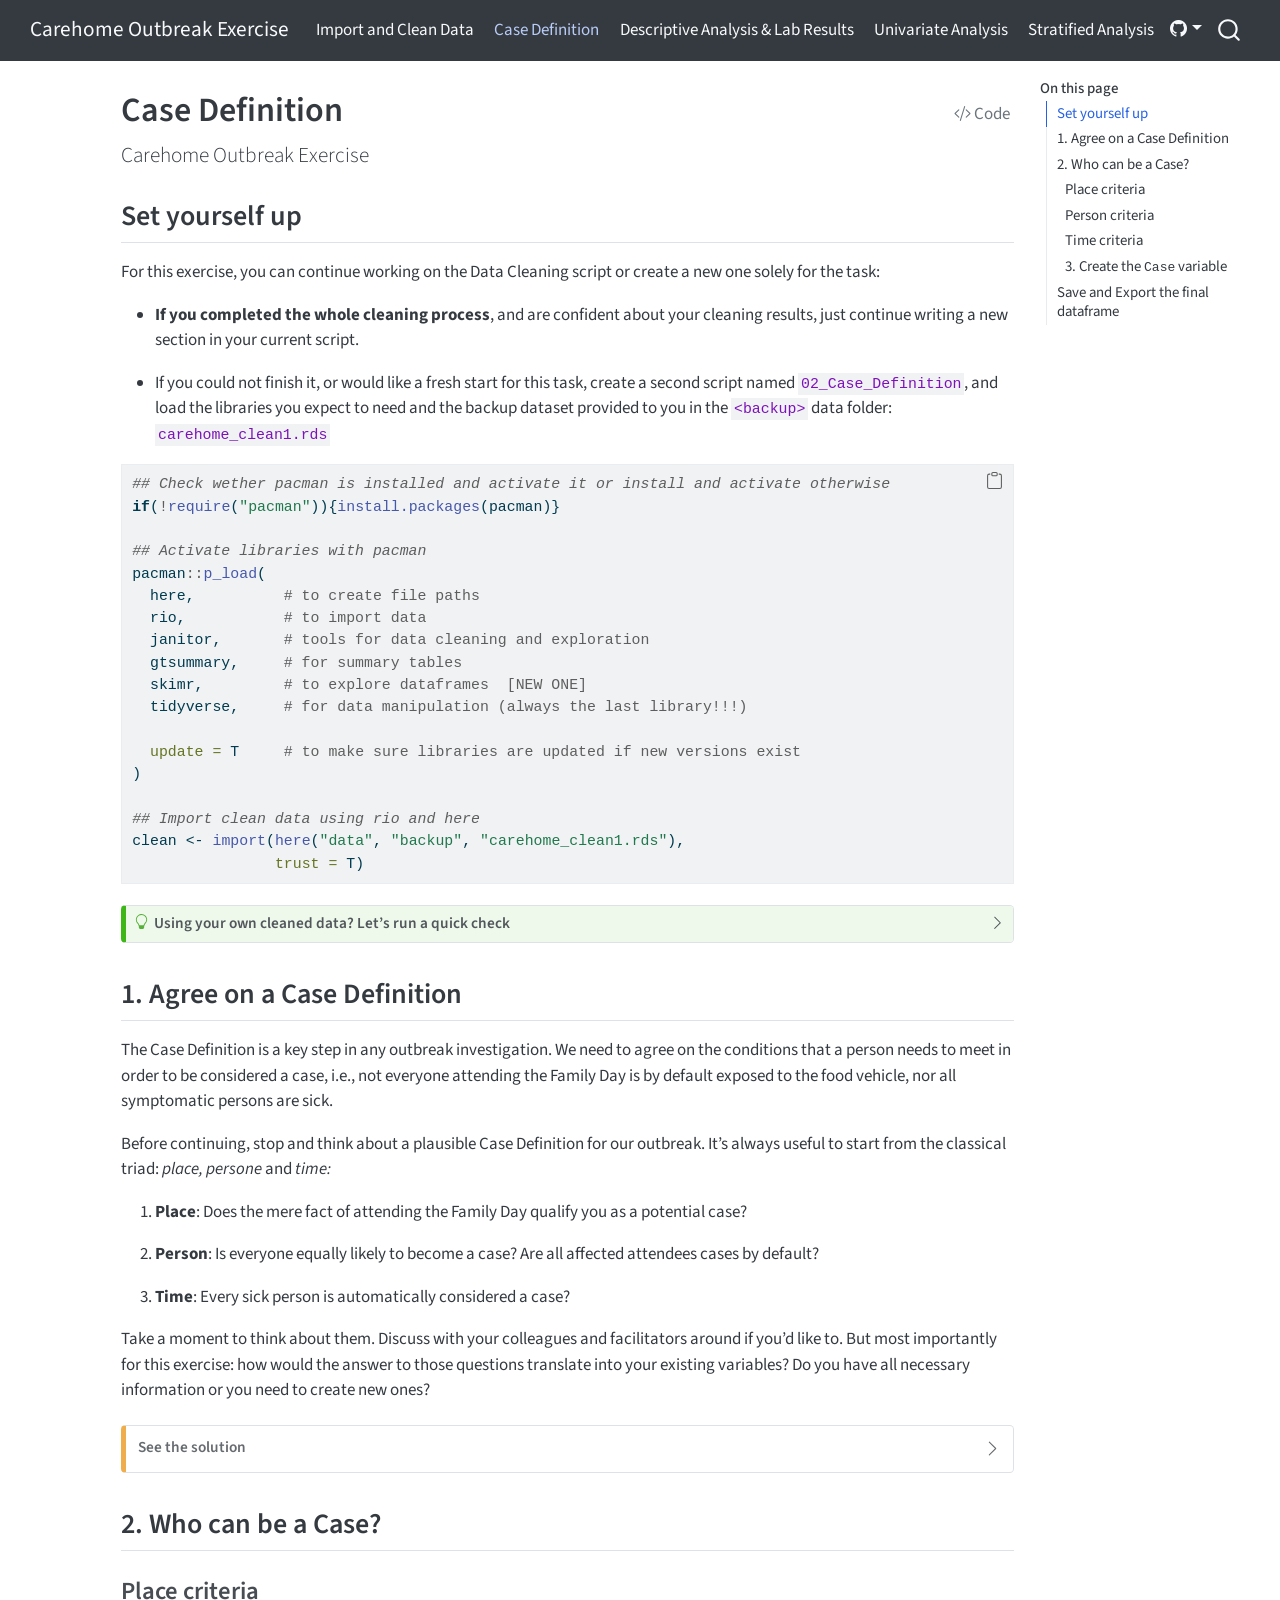
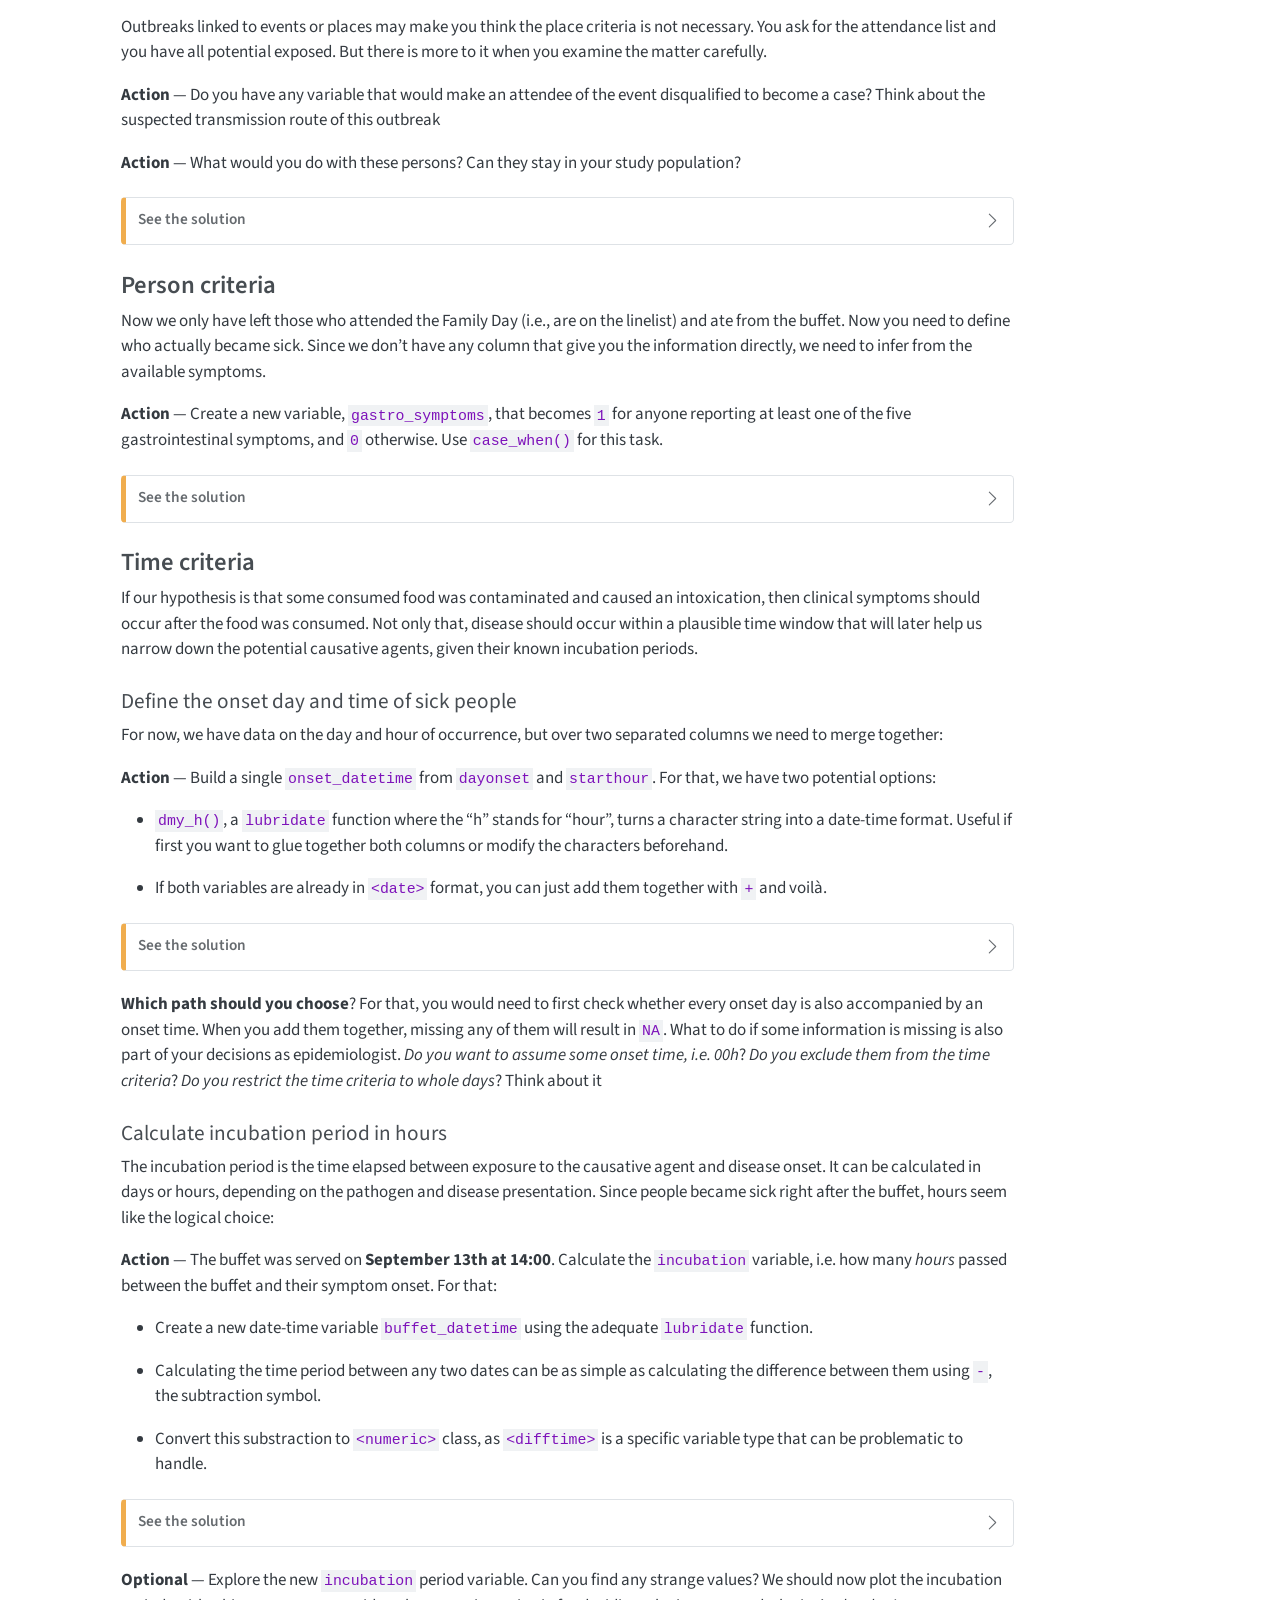
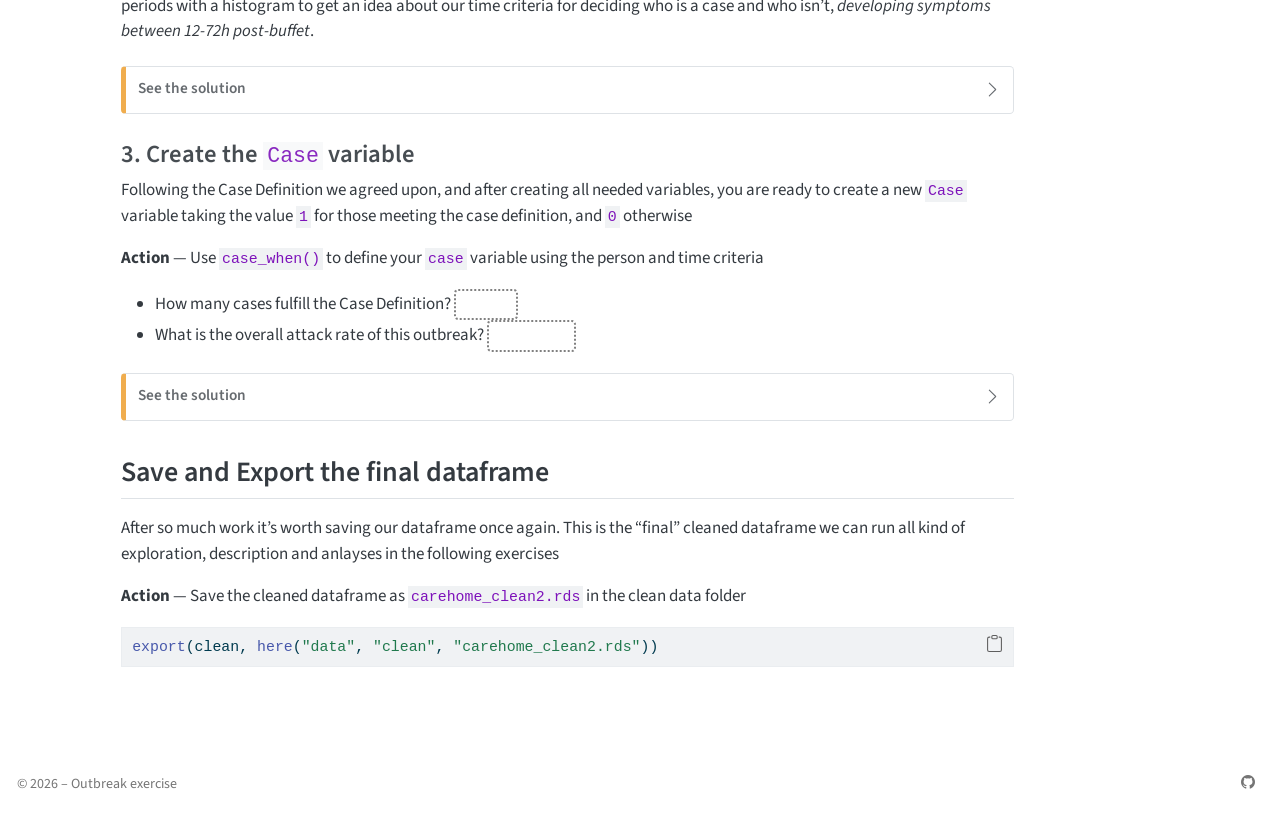
<file: docs/scripts/02_Case_Definition.html>
<!DOCTYPE html>
<html xmlns="http://www.w3.org/1999/xhtml" lang="en" xml:lang="en"><head>

<meta charset="utf-8">
<meta name="generator" content="quarto-1.9.38">

<meta name="viewport" content="width=device-width, initial-scale=1.0, user-scalable=yes">


<title>Case Definition – Carehome Outbreak Exercise</title>
<style>
/* Default styles provided by pandoc.
** See https://pandoc.org/MANUAL.html#variables-for-html for config info.
*/
code{white-space: pre-wrap;}
span.smallcaps{font-variant: small-caps;}
div.columns{display: flex; gap: min(4vw, 1.5em);}
div.column{flex: auto; overflow-x: auto;}
div.hanging-indent{margin-left: 1.5em; text-indent: -1.5em;}
ul.task-list{list-style: none;}
ul.task-list li input[type="checkbox"] {
  width: 0.8em;
  margin: 0 0.8em 0.2em -1em; /* quarto-specific, see https://github.com/quarto-dev/quarto-cli/issues/4556 */ 
  vertical-align: middle;
}
/* CSS for syntax highlighting */
html { -webkit-text-size-adjust: 100%; }
pre > code.sourceCode { white-space: pre; position: relative; }
pre > code.sourceCode > span { display: inline-block; line-height: 1.25; }
pre > code.sourceCode > span:empty { height: 1.2em; }
.sourceCode { overflow: visible; }
code.sourceCode > span { color: inherit; text-decoration: inherit; }
div.sourceCode { margin: 1em 0; }
pre.sourceCode { margin: 0; }
@media screen {
div.sourceCode { overflow: auto; }
}
@media print {
pre > code.sourceCode { white-space: pre-wrap; }
pre > code.sourceCode > span { text-indent: -5em; padding-left: 5em; }
}
pre.numberSource code
  { counter-reset: source-line 0; }
pre.numberSource code > span
  { position: relative; left: -4em; counter-increment: source-line; }
pre.numberSource code > span > a:first-child::before
  { content: counter(source-line);
    position: relative; left: -1em; text-align: right; vertical-align: baseline;
    border: none; display: inline-block;
    -webkit-touch-callout: none; -webkit-user-select: none;
    -khtml-user-select: none; -moz-user-select: none;
    -ms-user-select: none; user-select: none;
    padding: 0 4px; width: 4em;
  }
pre.numberSource { margin-left: 3em;  padding-left: 4px; }
div.sourceCode
  {   }
@media screen {
pre > code.sourceCode > span > a:first-child::before { text-decoration: underline; }
}
</style>


<script src="../site_libs/quarto-nav/quarto-nav.js"></script>
<script src="../site_libs/clipboard/clipboard.min.js"></script>
<script src="../site_libs/quarto-search/autocomplete.umd.js"></script>
<script src="../site_libs/quarto-search/fuse.min.js"></script>
<script src="../site_libs/quarto-search/quarto-search.js"></script>
<meta name="quarto:offset" content="../">
<script src="../site_libs/quarto-html/quarto.js" type="module"></script>
<script src="../site_libs/quarto-html/tabsets/tabsets.js" type="module"></script>
<script src="../site_libs/quarto-html/popper.min.js"></script>
<script src="../site_libs/quarto-html/tippy.umd.min.js"></script>
<script src="../site_libs/quarto-html/anchor.min.js"></script>
<link href="../site_libs/quarto-html/tippy.css" rel="stylesheet">
<link href="../site_libs/quarto-html/quarto-syntax-highlighting-15634bcf2e68342d4ad2dfa704d543f6.css" rel="stylesheet" id="quarto-text-highlighting-styles">
<script src="../site_libs/bootstrap/bootstrap.min.js"></script>
<link href="../site_libs/bootstrap/bootstrap-icons.css" rel="stylesheet">
<link href="../site_libs/bootstrap/bootstrap-d350471fdd200701c86e1e0117cb54d8.min.css" rel="stylesheet" append-hash="true" id="quarto-bootstrap" data-mode="light">
<script id="quarto-search-options" type="application/json">{
  "location": "navbar",
  "copy-button": false,
  "collapse-after": 3,
  "panel-placement": "end",
  "type": "overlay",
  "limit": 50,
  "keyboard-shortcut": [
    "f",
    "/",
    "s"
  ],
  "show-item-context": false,
  "language": {
    "search-no-results-text": "No results",
    "search-matching-documents-text": "matching documents",
    "search-copy-link-title": "Copy link to search",
    "search-hide-matches-text": "Hide additional matches",
    "search-more-match-text": "more match in this document",
    "search-more-matches-text": "more matches in this document",
    "search-clear-button-title": "Clear",
    "search-text-placeholder": "",
    "search-detached-cancel-button-title": "Cancel",
    "search-submit-button-title": "Submit",
    "search-label": "Search"
  }
}</script>


<link rel="stylesheet" href="../include/webex.css">
</head>

<body class="nav-fixed quarto-light">

<div id="quarto-search-results"></div>
  <header id="quarto-header" class="headroom fixed-top">
    <nav class="navbar navbar-expand-lg " data-bs-theme="dark">
      <div class="navbar-container container-fluid">
      <div class="navbar-brand-container mx-auto">
    <a class="navbar-brand" href="../index.html">
    <span class="navbar-title">Carehome Outbreak Exercise</span>
    </a>
  </div>
            <div id="quarto-search" class="" title="Search"></div>
          <button class="navbar-toggler" type="button" data-bs-toggle="collapse" data-bs-target="#navbarCollapse" aria-controls="navbarCollapse" role="menu" aria-expanded="false" aria-label="Toggle navigation" onclick="if (window.quartoToggleHeadroom) { window.quartoToggleHeadroom(); }">
  <span class="navbar-toggler-icon"></span>
</button>
          <div class="collapse navbar-collapse" id="navbarCollapse">
            <ul class="navbar-nav navbar-nav-scroll me-auto">
  <li class="nav-item">
    <a class="nav-link" href="../scripts/01_Import_Cleaning.html"> 
<span class="menu-text">Import and Clean Data</span></a>
  </li>  
  <li class="nav-item">
    <a class="nav-link active" href="../scripts/02_Case_Definition.html" aria-current="page"> 
<span class="menu-text">Case Definition</span></a>
  </li>  
  <li class="nav-item">
    <a class="nav-link" href="../scripts/03_Descriptive_LabResults.html"> 
<span class="menu-text">Descriptive Analysis &amp; Lab Results</span></a>
  </li>  
  <li class="nav-item">
    <a class="nav-link" href="../scripts/04_Univariate_Analyses.html"> 
<span class="menu-text">Univariate Analysis</span></a>
  </li>  
  <li class="nav-item">
    <a class="nav-link" href="../scripts/05_Stratified_Analyses.html"> 
<span class="menu-text">Stratified Analysis</span></a>
  </li>  
</ul>
          </div> <!-- /navcollapse -->
            <div class="quarto-navbar-tools">
    <div class="dropdown">
      <a href="" title="" id="quarto-navigation-tool-dropdown-0" class="quarto-navigation-tool dropdown-toggle px-1" data-bs-toggle="dropdown" aria-expanded="false" role="link" aria-label=""><i class="bi bi-github"></i></a>
      <ul class="dropdown-menu" aria-labelledby="quarto-navigation-tool-dropdown-0">
          <li>
            <a class="dropdown-item quarto-navbar-tools-item" href="https://github.com/EPIET/CareHomeOB_ICW3/tree/main">
            Source Code
            </a>
          </li>
          <li>
            <a class="dropdown-item quarto-navbar-tools-item" href="https://github.com/EPIET/CareHomeOB_ICW3/issues">
            Report an issue
            </a>
          </li>
      </ul>
    </div>
</div>
      </div> <!-- /container-fluid -->
    </nav>
</header>
<!-- content -->
<div id="quarto-content" class="quarto-container page-columns page-rows-contents page-layout-article page-navbar">
<!-- sidebar -->
<!-- margin-sidebar -->
    <div id="quarto-margin-sidebar" class="sidebar margin-sidebar">
        <nav id="TOC" role="doc-toc" class="toc-active" data-toc-expanded="99">
    <h2 id="toc-title">On this page</h2>
   
  <ul>
  <li><a href="#set-yourself-up" id="toc-set-yourself-up" class="nav-link active" data-scroll-target="#set-yourself-up">Set yourself up</a></li>
  <li><a href="#agree-on-a-case-definition" id="toc-agree-on-a-case-definition" class="nav-link" data-scroll-target="#agree-on-a-case-definition">1. Agree on a Case Definition</a></li>
  <li><a href="#who-can-be-a-case" id="toc-who-can-be-a-case" class="nav-link" data-scroll-target="#who-can-be-a-case">2. Who can be a Case?</a>
  <ul class="collapse">
  <li><a href="#place-criteria" id="toc-place-criteria" class="nav-link" data-scroll-target="#place-criteria">Place criteria</a></li>
  <li><a href="#person-criteria" id="toc-person-criteria" class="nav-link" data-scroll-target="#person-criteria">Person criteria</a></li>
  <li><a href="#time-criteria" id="toc-time-criteria" class="nav-link" data-scroll-target="#time-criteria">Time criteria</a></li>
  <li><a href="#create-the-case-variable" id="toc-create-the-case-variable" class="nav-link" data-scroll-target="#create-the-case-variable">3. Create the <code>Case</code> variable</a></li>
  </ul></li>
  <li><a href="#save-and-export-the-final-dataframe" id="toc-save-and-export-the-final-dataframe" class="nav-link" data-scroll-target="#save-and-export-the-final-dataframe">Save and Export the final dataframe</a></li>
  </ul>
</nav>
    </div>
<!-- main -->
<main class="content" id="quarto-document-content">

<header id="title-block-header" class="quarto-title-block default">
<div class="quarto-title">
<div class="quarto-title-block"><div><h1 class="title">Case Definition</h1><button type="button" class="btn code-tools-button" id="quarto-code-tools-source"><i class="bi"></i> Code</button></div></div>
<p class="subtitle lead">Carehome Outbreak Exercise</p>
</div>



<div class="quarto-title-meta">

    
  
    
  </div>
  


</header>


<section id="set-yourself-up" class="level2">
<h2 class="anchored" data-anchor-id="set-yourself-up">Set yourself up</h2>
<p>For this exercise, you can continue working on the Data Cleaning script or create a new one solely for the task:</p>
<ul>
<li><p><strong>If you completed the whole cleaning process</strong>, and are confident about your cleaning results, just continue writing a new section in your current script.</p></li>
<li><p>If you could not finish it, or would like a fresh start for this task, create a second script named <code>02_Case_Definition</code>, and load the libraries you expect to need and the backup dataset provided to you in the <code>&lt;backup&gt;</code> data folder: <code>carehome_clean1.rds</code></p></li>
</ul>
<div class="code-copy-outer-scaffold"><div class="sourceCode" id="cb1"><pre class="sourceCode r code-with-copy"><code class="sourceCode r"><span id="cb1-1"><a href="#cb1-1" aria-hidden="true" tabindex="-1"></a><span class="do">## Check wether pacman is installed and activate it or install and activate otherwise</span></span>
<span id="cb1-2"><a href="#cb1-2" aria-hidden="true" tabindex="-1"></a><span class="cf">if</span>(<span class="sc">!</span><span class="fu">require</span>(<span class="st">"pacman"</span>)){<span class="fu">install.packages</span>(pacman)}</span>
<span id="cb1-3"><a href="#cb1-3" aria-hidden="true" tabindex="-1"></a></span>
<span id="cb1-4"><a href="#cb1-4" aria-hidden="true" tabindex="-1"></a><span class="do">## Activate libraries with pacman</span></span>
<span id="cb1-5"><a href="#cb1-5" aria-hidden="true" tabindex="-1"></a>pacman<span class="sc">::</span><span class="fu">p_load</span>(</span>
<span id="cb1-6"><a href="#cb1-6" aria-hidden="true" tabindex="-1"></a>  here,          <span class="co"># to create file paths</span></span>
<span id="cb1-7"><a href="#cb1-7" aria-hidden="true" tabindex="-1"></a>  rio,           <span class="co"># to import data</span></span>
<span id="cb1-8"><a href="#cb1-8" aria-hidden="true" tabindex="-1"></a>  janitor,       <span class="co"># tools for data cleaning and exploration</span></span>
<span id="cb1-9"><a href="#cb1-9" aria-hidden="true" tabindex="-1"></a>  gtsummary,     <span class="co"># for summary tables</span></span>
<span id="cb1-10"><a href="#cb1-10" aria-hidden="true" tabindex="-1"></a>  skimr,         <span class="co"># to explore dataframes  [NEW ONE]</span></span>
<span id="cb1-11"><a href="#cb1-11" aria-hidden="true" tabindex="-1"></a>  tidyverse,     <span class="co"># for data manipulation (always the last library!!!)</span></span>
<span id="cb1-12"><a href="#cb1-12" aria-hidden="true" tabindex="-1"></a>  </span>
<span id="cb1-13"><a href="#cb1-13" aria-hidden="true" tabindex="-1"></a>  <span class="at">update =</span> T     <span class="co"># to make sure libraries are updated if new versions exist</span></span>
<span id="cb1-14"><a href="#cb1-14" aria-hidden="true" tabindex="-1"></a>)</span>
<span id="cb1-15"><a href="#cb1-15" aria-hidden="true" tabindex="-1"></a></span>
<span id="cb1-16"><a href="#cb1-16" aria-hidden="true" tabindex="-1"></a><span class="do">## Import clean data using rio and here</span></span>
<span id="cb1-17"><a href="#cb1-17" aria-hidden="true" tabindex="-1"></a>clean <span class="ot">&lt;-</span> <span class="fu">import</span>(<span class="fu">here</span>(<span class="st">"data"</span>, <span class="st">"backup"</span>, <span class="st">"carehome_clean1.rds"</span>), </span>
<span id="cb1-18"><a href="#cb1-18" aria-hidden="true" tabindex="-1"></a>                <span class="at">trust =</span> T)</span></code></pre></div><button title="Copy to Clipboard" class="code-copy-button"><i class="bi"></i></button></div>
<div class="callout callout-style-default callout-tip callout-titled">
<div class="callout-header d-flex align-content-center collapsed" data-bs-toggle="collapse" data-bs-target=".callout-1-contents" aria-controls="callout-1" aria-expanded="false" aria-label="Toggle callout">
<div class="callout-icon-container">
<i class="callout-icon"></i>
</div>
<div class="callout-title-container flex-fill">
<span class="screen-reader-only">Tip</span>Using your own cleaned data? Let’s run a quick check
</div>
<div class="callout-btn-toggle d-inline-block border-0 py-1 ps-1 pe-0 float-end"><i class="callout-toggle"></i></div>
</div>
<div id="callout-1" class="callout-1-contents callout-collapse collapse">
<div class="callout-body-container callout-body">
<p>If you finished the cleaning exercises and want to use that data for this exercise, I invite you to load the backup data and run the following check:</p>
<div class="code-copy-outer-scaffold"><div class="sourceCode" id="cb2"><pre class="sourceCode r code-with-copy"><code class="sourceCode r"><span id="cb2-1"><a href="#cb2-1" aria-hidden="true" tabindex="-1"></a><span class="co"># laod backup data</span></span>
<span id="cb2-2"><a href="#cb2-2" aria-hidden="true" tabindex="-1"></a>backup <span class="ot">&lt;-</span> <span class="fu">import</span>(<span class="fu">here</span>(<span class="st">"data"</span>, <span class="st">"backup"</span>, <span class="st">"carehome_clean1.rds"</span>), <span class="at">trust =</span> T)</span>
<span id="cb2-3"><a href="#cb2-3" aria-hidden="true" tabindex="-1"></a></span>
<span id="cb2-4"><a href="#cb2-4" aria-hidden="true" tabindex="-1"></a><span class="co"># Assumen `clean` is your own dataframe from exercise 01</span></span>
<span id="cb2-5"><a href="#cb2-5" aria-hidden="true" tabindex="-1"></a>clean</span>
<span id="cb2-6"><a href="#cb2-6" aria-hidden="true" tabindex="-1"></a></span>
<span id="cb2-7"><a href="#cb2-7" aria-hidden="true" tabindex="-1"></a><span class="co"># Are the two exactly identical?</span></span>
<span id="cb2-8"><a href="#cb2-8" aria-hidden="true" tabindex="-1"></a>backup <span class="sc">==</span> clean</span></code></pre></div><button title="Copy to Clipboard" class="code-copy-button"><i class="bi"></i></button></div>
<p>Because we did not ask you to change any variable’s name or create a new one, both dataframes should be identical if you followed the instructions correctly</p>
</div>
</div>
</div>
</section>
<section id="agree-on-a-case-definition" class="level2">
<h2 class="anchored" data-anchor-id="agree-on-a-case-definition">1. Agree on a Case Definition</h2>
<p>The Case Definition is a key step in any outbreak investigation. We need to agree on the conditions that a person needs to meet in order to be considered a case, i.e., not everyone attending the Family Day is by default exposed to the food vehicle, nor all symptomatic persons are sick.</p>
<p>Before continuing, stop and think about a plausible Case Definition for our outbreak. It’s always useful to start from the classical triad: <em>place, persone</em> and <em>time:</em></p>
<ol type="1">
<li><p><strong>Place</strong>: Does the mere fact of attending the Family Day qualify you as a potential case?</p></li>
<li><p><strong>Person</strong>: Is everyone equally likely to become a case? Are all affected attendees cases by default?</p></li>
<li><p><strong>Time</strong>: Every sick person is automatically considered a case?</p></li>
</ol>
<p>Take a moment to think about them. Discuss with your colleagues and facilitators around if you’d like to. But most importantly for this exercise: how would the answer to those questions translate into your existing variables? Do you have all necessary information or you need to create new ones?</p>
<div class="callout callout-style-simple callout-caution no-icon callout-titled">
<div class="callout-header d-flex align-content-center collapsed" data-bs-toggle="collapse" data-bs-target=".callout-2-contents" aria-controls="callout-2" aria-expanded="false" aria-label="Toggle callout">
<div class="callout-icon-container">
<i class="callout-icon no-icon"></i>
</div>
<div class="callout-title-container flex-fill">
<span class="screen-reader-only">Caution</span>See the solution
</div>
<div class="callout-btn-toggle d-inline-block border-0 py-1 ps-1 pe-0 float-end"><i class="callout-toggle"></i></div>
</div>
<div id="callout-2" class="callout-2-contents callout-collapse collapse">
<div class="callout-body-container callout-body">
<p>After discussing, you finally reach the following Case Definition:</p>
<dl>
<dt>A Case is a person who:</dt>
<dd>
<p>Attended the Family Day at “<em>Residencia Los Almendros</em>” care home on Sept 13th</p>
<p>Ate from the lunch buffet</p>
<p>Became sick after eating (developed any symptoms)</p>
<p>Became sick within a defined time period of relevance (12-72h)</p>
</dd>
</dl>
<p>Other Case Definitions were possible, we just made a decision for this exercise. Sometimes you can develop multiple definitions to asses sensitivity and test its impact on the analyses, but that won’t the be the case today</p>
</div>
</div>
</div>
</section>
<section id="who-can-be-a-case" class="level2">
<h2 class="anchored" data-anchor-id="who-can-be-a-case">2. Who can be a Case?</h2>
<section id="place-criteria" class="level3">
<h3 class="anchored" data-anchor-id="place-criteria">Place criteria</h3>
<p>Outbreaks linked to events or places may make you think the place criteria is not necessary. You ask for the attendance list and you have all potential exposed. But there is more to it when you examine the matter carefully.</p>
<p><strong>Action</strong> — Do you have any variable that would make an attendee of the event disqualified to become a case? Think about the suspected transmission route of this outbreak</p>
<p><strong>Action</strong> — What would you do with these persons? Can they stay in your study population?</p>
<div class="callout callout-style-simple callout-caution no-icon callout-titled">
<div class="callout-header d-flex align-content-center collapsed" data-bs-toggle="collapse" data-bs-target=".callout-3-contents" aria-controls="callout-3" aria-expanded="false" aria-label="Toggle callout">
<div class="callout-icon-container">
<i class="callout-icon no-icon"></i>
</div>
<div class="callout-title-container flex-fill">
<span class="screen-reader-only">Caution</span>See the solution
</div>
<div class="callout-btn-toggle d-inline-block border-0 py-1 ps-1 pe-0 float-end"><i class="callout-toggle"></i></div>
</div>
<div id="callout-3" class="callout-3-contents callout-collapse collapse">
<div class="callout-body-container callout-body">
<p>The variable <code>buffet</code> identifies attendees that also ate at the lunch buffet. If someone did not eat from there, the don’t have any chance of becoming a case, and therefore are not part of our study cohort and should be excluded:</p>
<div class="code-copy-outer-scaffold"><div class="sourceCode" id="cb3"><pre class="sourceCode r code-with-copy"><code class="sourceCode r"><span id="cb3-1"><a href="#cb3-1" aria-hidden="true" tabindex="-1"></a><span class="co"># Filter away those who did not eat from the buffet</span></span>
<span id="cb3-2"><a href="#cb3-2" aria-hidden="true" tabindex="-1"></a>clean <span class="ot">&lt;-</span> clean <span class="sc">%&gt;%</span> </span>
<span id="cb3-3"><a href="#cb3-3" aria-hidden="true" tabindex="-1"></a>  <span class="fu">filter</span>(buffet <span class="sc">==</span> <span class="st">"Yes"</span>)</span></code></pre></div><button title="Copy to Clipboard" class="code-copy-button"><i class="bi"></i></button></div>
<p><strong>Optional</strong>: take a quick look at those who did not eat from the buffet. In this case, they did not collect any further information through the questionnaire. But you’d be surprised about how many times they also report other information that may mislead you if you are not careful</p>
</div>
</div>
</div>
</section>
<section id="person-criteria" class="level3">
<h3 class="anchored" data-anchor-id="person-criteria">Person criteria</h3>
<p>Now we only have left those who attended the Family Day (i.e., are on the linelist) and ate from the buffet. Now you need to define who actually became sick. Since we don’t have any column that give you the information directly, we need to infer from the available symptoms.</p>
<p><strong>Action</strong> — Create a new variable, <code>gastro_symptoms</code>, that becomes <code>1</code> for anyone reporting at least one of the five gastrointestinal symptoms, and <code>0</code> otherwise. Use <code>case_when()</code> for this task.</p>
<div class="callout callout-style-simple callout-caution no-icon callout-titled">
<div class="callout-header d-flex align-content-center collapsed" data-bs-toggle="collapse" data-bs-target=".callout-4-contents" aria-controls="callout-4" aria-expanded="false" aria-label="Toggle callout">
<div class="callout-icon-container">
<i class="callout-icon no-icon"></i>
</div>
<div class="callout-title-container flex-fill">
<span class="screen-reader-only">Caution</span>See the solution
</div>
<div class="callout-btn-toggle d-inline-block border-0 py-1 ps-1 pe-0 float-end"><i class="callout-toggle"></i></div>
</div>
<div id="callout-4" class="callout-4-contents callout-collapse collapse">
<div class="callout-body-container callout-body">
<div class="code-copy-outer-scaffold"><div class="sourceCode" id="cb4"><pre class="sourceCode r code-with-copy"><code class="sourceCode r"><span id="cb4-1"><a href="#cb4-1" aria-hidden="true" tabindex="-1"></a><span class="co"># Filter away those who did not eat from the buffet</span></span>
<span id="cb4-2"><a href="#cb4-2" aria-hidden="true" tabindex="-1"></a>clean <span class="ot">&lt;-</span> clean <span class="sc">%&gt;%</span></span>
<span id="cb4-3"><a href="#cb4-3" aria-hidden="true" tabindex="-1"></a>  <span class="fu">mutate</span>(<span class="at">gastro_symptoms =</span> <span class="fu">case_when</span>(</span>
<span id="cb4-4"><a href="#cb4-4" aria-hidden="true" tabindex="-1"></a>     <span class="co"># Use OR criteria to capture any of the symptoms as possitive condition</span></span>
<span id="cb4-5"><a href="#cb4-5" aria-hidden="true" tabindex="-1"></a>     diarrhoea <span class="sc">==</span> <span class="st">"Yes"</span> <span class="sc">|</span> vomiting <span class="sc">==</span> <span class="st">"Yes"</span> <span class="sc">|</span> </span>
<span id="cb4-6"><a href="#cb4-6" aria-hidden="true" tabindex="-1"></a>       abdo <span class="sc">==</span> <span class="st">"Yes"</span> <span class="sc">|</span> fever <span class="sc">==</span> <span class="st">"Yes"</span> <span class="sc">|</span> </span>
<span id="cb4-7"><a href="#cb4-7" aria-hidden="true" tabindex="-1"></a>       nausea <span class="sc">==</span> <span class="st">"Yes"</span>    <span class="sc">~</span> <span class="dv">1</span>,</span>
<span id="cb4-8"><a href="#cb4-8" aria-hidden="true" tabindex="-1"></a>     </span>
<span id="cb4-9"><a href="#cb4-9" aria-hidden="true" tabindex="-1"></a>     <span class="co"># If none of the above conditions are met, then</span></span>
<span id="cb4-10"><a href="#cb4-10" aria-hidden="true" tabindex="-1"></a>     <span class="at">.default =</span> <span class="dv">0</span></span>
<span id="cb4-11"><a href="#cb4-11" aria-hidden="true" tabindex="-1"></a>    )</span>
<span id="cb4-12"><a href="#cb4-12" aria-hidden="true" tabindex="-1"></a>  )</span></code></pre></div><button title="Copy to Clipboard" class="code-copy-button"><i class="bi"></i></button></div>
<p><strong>Stop and think</strong>: Was including all gastro symptoms into our case definition the right choice? One should think that feeling a bit of abdominal pain, nausea, or even vomiting after eating in a buffet could mean only that you ate too much, for example. Those are very unspecific symptoms in terms of identifying potential cases given that we suspect something else going on. Once again, this is only an exercise, but always think about the consequences of your choices</p>
</div>
</div>
</div>
</section>
<section id="time-criteria" class="level3">
<h3 class="anchored" data-anchor-id="time-criteria">Time criteria</h3>
<p>If our hypothesis is that some consumed food was contaminated and caused an intoxication, then clinical symptoms should occur after the food was consumed. Not only that, disease should occur within a plausible time window that will later help us narrow down the potential causative agents, given their known incubation periods.</p>
<section id="define-the-onset-day-and-time-of-sick-people" class="level4">
<h4 class="anchored" data-anchor-id="define-the-onset-day-and-time-of-sick-people">Define the onset day and time of sick people</h4>
<p>For now, we have data on the day and hour of occurrence, but over two separated columns we need to merge together:</p>
<p><strong>Action</strong> — Build a single <code>onset_datetime</code> from <code>dayonset</code> and <code>starthour</code>. For that, we have two potential options:</p>
<ul>
<li><p><code>dmy_h()</code>, a <code>lubridate</code> function where the “h” stands for “hour”, turns a character string into a date-time format. Useful if first you want to glue together both columns or modify the characters beforehand.</p></li>
<li><p>If both variables are already in <code>&lt;date&gt;</code> format, you can just add them together with <code>+</code> and voilà.</p></li>
</ul>
<div class="callout callout-style-simple callout-caution no-icon callout-titled">
<div class="callout-header d-flex align-content-center collapsed" data-bs-toggle="collapse" data-bs-target=".callout-5-contents" aria-controls="callout-5" aria-expanded="false" aria-label="Toggle callout">
<div class="callout-icon-container">
<i class="callout-icon no-icon"></i>
</div>
<div class="callout-title-container flex-fill">
<span class="screen-reader-only">Caution</span>See the solution
</div>
<div class="callout-btn-toggle d-inline-block border-0 py-1 ps-1 pe-0 float-end"><i class="callout-toggle"></i></div>
</div>
<div id="callout-5" class="callout-5-contents callout-collapse collapse">
<div class="callout-body-container callout-body">
<div class="code-copy-outer-scaffold"><div class="sourceCode" id="cb5"><pre class="sourceCode r code-with-copy"><code class="sourceCode r"><span id="cb5-1"><a href="#cb5-1" aria-hidden="true" tabindex="-1"></a><span class="co"># Create a date-time variable</span></span>
<span id="cb5-2"><a href="#cb5-2" aria-hidden="true" tabindex="-1"></a>clean <span class="ot">&lt;-</span> clean <span class="sc">%&gt;%</span> </span>
<span id="cb5-3"><a href="#cb5-3" aria-hidden="true" tabindex="-1"></a>  <span class="fu">mutate</span>(<span class="at">onset_datetime =</span> dayonset <span class="sc">+</span> starthour)</span></code></pre></div><button title="Copy to Clipboard" class="code-copy-button"><i class="bi"></i></button></div>
</div>
</div>
</div>
<p><strong>Which path should you choose</strong>? For that, you would need to first check whether every onset day is also accompanied by an onset time. When you add them together, missing any of them will result in <code>NA</code>. What to do if some information is missing is also part of your decisions as epidemiologist. <em>Do you want to assume some onset time, i.e.&nbsp;00h</em>? <em>Do you exclude them from the time criteria</em>? <em>Do you restrict the time criteria to whole days</em>? Think about it</p>
</section>
<section id="calculate-incubation-period-in-hours" class="level4">
<h4 class="anchored" data-anchor-id="calculate-incubation-period-in-hours">Calculate incubation period in hours</h4>
<p>The incubation period is the time elapsed between exposure to the causative agent and disease onset. It can be calculated in days or hours, depending on the pathogen and disease presentation. Since people became sick right after the buffet, hours seem like the logical choice:</p>
<p><strong>Action</strong> — The buffet was served on <strong>September 13th at 14:00</strong>. Calculate the <code>incubation</code> variable, i.e.&nbsp;how many <em>hours</em> passed between the buffet and their symptom onset. For that:</p>
<ul>
<li><p>Create a new date-time variable <code>buffet_datetime</code> using the adequate <code>lubridate</code> function.</p></li>
<li><p>Calculating the time period between any two dates can be as simple as calculating the difference between them using <code>-</code>, the subtraction symbol.</p></li>
<li><p>Convert this substraction to <code>&lt;numeric&gt;</code> class, as <code>&lt;difftime&gt;</code> is a specific variable type that can be problematic to handle.</p></li>
</ul>
<div class="callout callout-style-simple callout-caution no-icon callout-titled">
<div class="callout-header d-flex align-content-center collapsed" data-bs-toggle="collapse" data-bs-target=".callout-6-contents" aria-controls="callout-6" aria-expanded="false" aria-label="Toggle callout">
<div class="callout-icon-container">
<i class="callout-icon no-icon"></i>
</div>
<div class="callout-title-container flex-fill">
<span class="screen-reader-only">Caution</span>See the solution
</div>
<div class="callout-btn-toggle d-inline-block border-0 py-1 ps-1 pe-0 float-end"><i class="callout-toggle"></i></div>
</div>
<div id="callout-6" class="callout-6-contents callout-collapse collapse">
<div class="callout-body-container callout-body">
<div class="code-copy-outer-scaffold"><div class="sourceCode" id="cb6"><pre class="sourceCode r code-with-copy"><code class="sourceCode r"><span id="cb6-1"><a href="#cb6-1" aria-hidden="true" tabindex="-1"></a><span class="co"># Calculate the time span between two dates (Diffdate)</span></span>
<span id="cb6-2"><a href="#cb6-2" aria-hidden="true" tabindex="-1"></a>clean <span class="ot">&lt;-</span> clean <span class="sc">%&gt;%</span> </span>
<span id="cb6-3"><a href="#cb6-3" aria-hidden="true" tabindex="-1"></a>  <span class="fu">mutate</span>(<span class="at">buffet_datetime =</span> <span class="fu">ymd_h</span>(<span class="st">"2026-09-13 14h"</span>),</span>
<span id="cb6-4"><a href="#cb6-4" aria-hidden="true" tabindex="-1"></a>         <span class="at">incubation =</span> <span class="fu">as.numeric</span>(onset_datetime <span class="sc">-</span> buffet_datetime))</span></code></pre></div><button title="Copy to Clipboard" class="code-copy-button"><i class="bi"></i></button></div>
</div>
</div>
</div>
<p><strong>Optional</strong> — Explore the new <code>incubation</code> period variable. Can you find any strange values? We should now plot the incubation periods with a histogram to get an idea about our time criteria for deciding who is a case and who isn’t, <em>developing symptoms between 12-72h post-buffet</em>.</p>
<div class="callout callout-style-simple callout-caution no-icon callout-titled">
<div class="callout-header d-flex align-content-center collapsed" data-bs-toggle="collapse" data-bs-target=".callout-7-contents" aria-controls="callout-7" aria-expanded="false" aria-label="Toggle callout">
<div class="callout-icon-container">
<i class="callout-icon no-icon"></i>
</div>
<div class="callout-title-container flex-fill">
<span class="screen-reader-only">Caution</span>See the solution
</div>
<div class="callout-btn-toggle d-inline-block border-0 py-1 ps-1 pe-0 float-end"><i class="callout-toggle"></i></div>
</div>
<div id="callout-7" class="callout-7-contents callout-collapse collapse">
<div class="callout-body-container callout-body">
<p><strong>Interpretation</strong>: among those developing symptoms, most of the report disease onset between 12 and 42 hours after eating the lunch buffet. Some people reported symptoms starting <strong>before</strong> the buffet, and also quite late &gt;72h post-buffet.</p>
<div class="cell">
<div class="code-copy-outer-scaffold"><div class="sourceCode cell-code" id="cb7"><pre class="sourceCode r code-with-copy"><code class="sourceCode r"><span id="cb7-1"><a href="#cb7-1" aria-hidden="true" tabindex="-1"></a>clean <span class="sc">%&gt;%</span> </span>
<span id="cb7-2"><a href="#cb7-2" aria-hidden="true" tabindex="-1"></a>  <span class="fu">ggplot</span>(<span class="fu">aes</span>(<span class="at">x =</span> incubation)) <span class="sc">+</span></span>
<span id="cb7-3"><a href="#cb7-3" aria-hidden="true" tabindex="-1"></a>  <span class="fu">geom_histogram</span>(<span class="at">binwidth =</span> <span class="dv">6</span>) <span class="sc">+</span></span>
<span id="cb7-4"><a href="#cb7-4" aria-hidden="true" tabindex="-1"></a>  <span class="fu">scale_x_continuous</span>(<span class="at">breaks =</span> <span class="fu">seq</span>(<span class="fu">min</span>(clean<span class="sc">$</span>incubation, <span class="at">na.rm =</span> T), </span>
<span id="cb7-5"><a href="#cb7-5" aria-hidden="true" tabindex="-1"></a>                                  <span class="fu">max</span>(clean<span class="sc">$</span>incubation, <span class="at">na.rm =</span> T), </span>
<span id="cb7-6"><a href="#cb7-6" aria-hidden="true" tabindex="-1"></a>                                  <span class="dv">12</span>)</span>
<span id="cb7-7"><a href="#cb7-7" aria-hidden="true" tabindex="-1"></a>                     ) <span class="sc">+</span></span>
<span id="cb7-8"><a href="#cb7-8" aria-hidden="true" tabindex="-1"></a>  <span class="fu">labs</span>(<span class="at">title =</span> <span class="st">"Distribution of Incubation Periods"</span>) <span class="sc">+</span></span>
<span id="cb7-9"><a href="#cb7-9" aria-hidden="true" tabindex="-1"></a>  <span class="fu">theme_bw</span>()</span></code></pre></div><button title="Copy to Clipboard" class="code-copy-button"><i class="bi"></i></button></div>
<div class="cell-output-display">
<div>
<figure class="figure">
<p><img src="02_Case_Definition_files/figure-html/unnamed-chunk-3-1.png" class="img-fluid figure-img" style="width:100.0%"></p>
</figure>
</div>
</div>
</div>
</div>
</div>
</div>
</section>
</section>
<section id="create-the-case-variable" class="level3">
<h3 class="anchored" data-anchor-id="create-the-case-variable">3. Create the <code>Case</code> variable</h3>
<p>Following the Case Definition we agreed upon, and after creating all needed variables, you are ready to create a new <code>Case</code> variable taking the value <code>1</code> for those meeting the case definition, and <code>0</code> otherwise</p>
<p><strong>Action</strong> — Use <code>case_when()</code> to define your <code>case</code> variable using the person and time criteria</p>
<ul>
<li>How many cases fulfill the Case Definition? <input class="webex-solveme nospaces" size="2" data-answer="[&quot;49&quot;]"></li>
<li>What is the overall attack rate of this outbreak? <input class="webex-solveme nospaces" data-tol="0.05" size="5" data-answer="[&quot;29.35&quot;]"></li>
</ul>
<div class="callout callout-style-simple callout-caution no-icon callout-titled">
<div class="callout-header d-flex align-content-center collapsed" data-bs-toggle="collapse" data-bs-target=".callout-8-contents" aria-controls="callout-8" aria-expanded="false" aria-label="Toggle callout">
<div class="callout-icon-container">
<i class="callout-icon no-icon"></i>
</div>
<div class="callout-title-container flex-fill">
<span class="screen-reader-only">Caution</span>See the solution
</div>
<div class="callout-btn-toggle d-inline-block border-0 py-1 ps-1 pe-0 float-end"><i class="callout-toggle"></i></div>
</div>
<div id="callout-8" class="callout-8-contents callout-collapse collapse">
<div class="callout-body-container callout-body">
<div class="cell">
<div class="code-copy-outer-scaffold"><div class="sourceCode cell-code" id="cb8"><pre class="sourceCode r code-with-copy"><code class="sourceCode r"><span id="cb8-1"><a href="#cb8-1" aria-hidden="true" tabindex="-1"></a>clean <span class="ot">&lt;-</span> clean <span class="sc">%&gt;%</span> </span>
<span id="cb8-2"><a href="#cb8-2" aria-hidden="true" tabindex="-1"></a>  <span class="fu">mutate</span>(<span class="at">case =</span> <span class="fu">case_when</span>(</span>
<span id="cb8-3"><a href="#cb8-3" aria-hidden="true" tabindex="-1"></a>    <span class="co"># They experienced gastrointestinal symptoms</span></span>
<span id="cb8-4"><a href="#cb8-4" aria-hidden="true" tabindex="-1"></a>    gastro_symptoms <span class="sc">==</span> <span class="dv">1</span> <span class="sc">&amp;</span> </span>
<span id="cb8-5"><a href="#cb8-5" aria-hidden="true" tabindex="-1"></a>      </span>
<span id="cb8-6"><a href="#cb8-6" aria-hidden="true" tabindex="-1"></a>    <span class="co"># Symptom onset between 12 and 72h after eating at the buffet   </span></span>
<span id="cb8-7"><a href="#cb8-7" aria-hidden="true" tabindex="-1"></a>    incubation <span class="sc">&gt;=</span> <span class="dv">12</span> <span class="sc">&amp;</span> incubation <span class="sc">&lt;=</span> <span class="dv">72</span>   <span class="sc">~</span> <span class="dv">1</span>,</span>
<span id="cb8-8"><a href="#cb8-8" aria-hidden="true" tabindex="-1"></a>    </span>
<span id="cb8-9"><a href="#cb8-9" aria-hidden="true" tabindex="-1"></a>    <span class="co"># Everything else</span></span>
<span id="cb8-10"><a href="#cb8-10" aria-hidden="true" tabindex="-1"></a>    <span class="at">.default =</span> <span class="dv">0</span></span>
<span id="cb8-11"><a href="#cb8-11" aria-hidden="true" tabindex="-1"></a>  ))</span>
<span id="cb8-12"><a href="#cb8-12" aria-hidden="true" tabindex="-1"></a></span>
<span id="cb8-13"><a href="#cb8-13" aria-hidden="true" tabindex="-1"></a><span class="co"># Count and Percentage of cases vs no cases</span></span>
<span id="cb8-14"><a href="#cb8-14" aria-hidden="true" tabindex="-1"></a><span class="fu">tabyl</span>(clean<span class="sc">$</span>case)</span></code></pre></div><button title="Copy to Clipboard" class="code-copy-button"><i class="bi"></i></button></div>
<div class="cell-output cell-output-stdout">
<pre><code> clean$case   n   percent
          0 118 0.7065868
          1  49 0.2934132</code></pre>
</div>
</div>
</div>
</div>
</div>
</section>
</section>
<section id="save-and-export-the-final-dataframe" class="level2">
<h2 class="anchored" data-anchor-id="save-and-export-the-final-dataframe">Save and Export the final dataframe</h2>
<p>After so much work it’s worth saving our dataframe once again. This is the “final” cleaned dataframe we can run all kind of exploration, description and anlayses in the following exercises</p>
<p><strong>Action</strong> — Save the cleaned dataframe as <code>carehome_clean2.rds</code> in the clean data folder</p>
<div class="code-copy-outer-scaffold"><div class="sourceCode" id="cb10" data-code-fold="T"><pre class="sourceCode r code-with-copy"><code class="sourceCode r"><span id="cb10-1"><a href="#cb10-1" aria-hidden="true" tabindex="-1"></a><span class="fu">export</span>(clean, <span class="fu">here</span>(<span class="st">"data"</span>, <span class="st">"clean"</span>, <span class="st">"carehome_clean2.rds"</span>))</span></code></pre></div><button title="Copy to Clipboard" class="code-copy-button"><i class="bi"></i></button></div>


<!-- -->

</section>

</main> <!-- /main -->
<script>

/* update total correct if #webex-total_correct exists */
update_total_correct = function() {
  console.log("webex: update total_correct");

  var t = document.getElementsByClassName("webex-total_correct");
  for (var i = 0; i < t.length; i++) {
    p = t[i].parentElement;
    var correct = p.getElementsByClassName("webex-correct").length;
    var solvemes = p.getElementsByClassName("webex-solveme").length;
    var radiogroups = p.getElementsByClassName("webex-radiogroup").length;
    var selects = p.getElementsByClassName("webex-select").length;

    t[i].innerHTML = correct + " of " + (solvemes + radiogroups + selects) + " correct";
  }
}

/* webex-solution button toggling function */
b_func = function() {
  console.log("webex: toggle hide");

  var cl = this.parentElement.classList;
  if (cl.contains('open')) {
    cl.remove("open");
  } else {
    cl.add("open");
  }
}

/* check answers */
check_func = function() {
  console.log("webex: check answers");

  var cl = this.parentElement.classList;
  if (cl.contains('unchecked')) {
    cl.remove("unchecked");
    this.innerHTML = "Hide Answers";
  } else {
    cl.add("unchecked");
    this.innerHTML = "Show Answers";
  }
}

/* function for checking solveme answers */
solveme_func = function(e) {
  console.log("webex: check solveme");

  var real_answers = JSON.parse(this.dataset.answer);
  var my_answer = this.value;
  var cl = this.classList;
  if (cl.contains("ignorecase")) {
    my_answer = my_answer.toLowerCase();
  }
  if (cl.contains("nospaces")) {
    my_answer = my_answer.replace(/ /g, "")
  }

  if (my_answer == "") {
    cl.remove("webex-correct");
    cl.remove("webex-incorrect");
  } else if (real_answers.includes(my_answer)) {
    cl.add("webex-correct");
    cl.remove("webex-incorrect");
  } else {
    cl.add("webex-incorrect");
    cl.remove("webex-correct");
  }

  // match numeric answers within a specified tolerance
  if(this.dataset.tol > 0){
    var tol = JSON.parse(this.dataset.tol);
    var matches = real_answers.map(x => Math.abs(x - my_answer) < tol)
    if (matches.reduce((a, b) => a + b, 0) > 0) {
      cl.add("webex-correct");
    } else {
      cl.remove("webex-correct");
    }
  }

  // added regex bit
  if (cl.contains("regex")){
    answer_regex = RegExp(real_answers.join("|"))
    if (answer_regex.test(my_answer)) {
      cl.add("webex-correct");
    }
  }

  update_total_correct();
}

/* function for checking select answers */
select_func = function(e) {
  console.log("webex: check select");

  var cl = this.classList

  /* add style */
  cl.remove("webex-incorrect");
  cl.remove("webex-correct");
  if (this.value == "answer") {
    cl.add("webex-correct");
  } else if (this.value != "blank") {
    cl.add("webex-incorrect");
  }

  update_total_correct();
}

/* function for checking radiogroups answers */
radiogroups_func = function(e) {
  console.log("webex: check radiogroups");

  var checked_button = document.querySelector('input[name=' + this.id + ']:checked');
  var cl = checked_button.parentElement.classList;
  var labels = checked_button.parentElement.parentElement.children;

  /* get rid of styles */
  for (i = 0; i < labels.length; i++) {
    labels[i].classList.remove("webex-incorrect");
    labels[i].classList.remove("webex-correct");
  }

  /* add style */
  if (checked_button.value == "answer") {
    cl.add("webex-correct");
  } else {
    cl.add("webex-incorrect");
  }

  update_total_correct();
}

window.onload = function() {
  console.log("webex onload");
  /* set up solution buttons */
  var buttons = document.getElementsByTagName("button");

  for (var i = 0; i < buttons.length; i++) {
    if (buttons[i].parentElement.classList.contains('webex-solution')) {
      buttons[i].onclick = b_func;
    }
  }

  var check_sections = document.getElementsByClassName("webex-check");
  console.log("check:", check_sections.length);
  for (var i = 0; i < check_sections.length; i++) {
    check_sections[i].classList.add("unchecked");

    let btn = document.createElement("button");
    btn.innerHTML = "Show Answers";
    btn.classList.add("webex-check-button");
    btn.onclick = check_func;
    check_sections[i].appendChild(btn);

    let spn = document.createElement("span");
    spn.classList.add("webex-total_correct");
    check_sections[i].appendChild(spn);
  }

  /* set up webex-solveme inputs */
  var solveme = document.getElementsByClassName("webex-solveme");

  for (var i = 0; i < solveme.length; i++) {
    /* make sure input boxes don't auto-anything */
    solveme[i].setAttribute("autocomplete","off");
    solveme[i].setAttribute("autocorrect", "off");
    solveme[i].setAttribute("autocapitalize", "off");
    solveme[i].setAttribute("spellcheck", "false");
    solveme[i].value = "";

    /* adjust answer for ignorecase or nospaces */
    var cl = solveme[i].classList;
    var real_answer = solveme[i].dataset.answer;
    if (cl.contains("ignorecase")) {
      real_answer = real_answer.toLowerCase();
    }
    if (cl.contains("nospaces")) {
      real_answer = real_answer.replace(/ /g, "");
    }
    solveme[i].dataset.answer = real_answer;

    /* attach checking function */
    solveme[i].onkeyup = solveme_func;
    solveme[i].onchange = solveme_func;

    solveme[i].insertAdjacentHTML("afterend", " <span class='webex-icon'></span>")
  }

  /* set up radiogroups */
  var radiogroups = document.getElementsByClassName("webex-radiogroup");
  for (var i = 0; i < radiogroups.length; i++) {
    radiogroups[i].onchange = radiogroups_func;
  }

  /* set up selects */
  var selects = document.getElementsByClassName("webex-select");
  for (var i = 0; i < selects.length; i++) {
    selects[i].onchange = select_func;
    selects[i].insertAdjacentHTML("afterend", " <span class='webex-icon'></span>")
  }

  update_total_correct();
}

</script>
<script id="quarto-html-after-body" type="application/javascript">
  window.document.addEventListener("DOMContentLoaded", function (event) {
    const icon = "";
    const anchorJS = new window.AnchorJS();
    anchorJS.options = {
      placement: 'right',
      icon: icon
    };
    anchorJS.add('.anchored');
    const isCodeAnnotation = (el) => {
      for (const clz of el.classList) {
        if (clz.startsWith('code-annotation-')) {                     
          return true;
        }
      }
      return false;
    }
    const onCopySuccess = function(e) {
      // button target
      const button = e.trigger;
      // don't keep focus
      button.blur();
      // flash "checked"
      button.classList.add('code-copy-button-checked');
      var currentTitle = button.getAttribute("title");
      button.setAttribute("title", "Copied!");
      let tooltip;
      if (window.bootstrap) {
        button.setAttribute("data-bs-toggle", "tooltip");
        button.setAttribute("data-bs-placement", "left");
        button.setAttribute("data-bs-title", "Copied!");
        tooltip = new bootstrap.Tooltip(button, 
          { trigger: "manual", 
            customClass: "code-copy-button-tooltip",
            offset: [0, -8]});
        tooltip.show();    
      }
      setTimeout(function() {
        if (tooltip) {
          tooltip.hide();
          button.removeAttribute("data-bs-title");
          button.removeAttribute("data-bs-toggle");
          button.removeAttribute("data-bs-placement");
        }
        button.setAttribute("title", currentTitle);
        button.classList.remove('code-copy-button-checked');
      }, 1000);
      // clear code selection
      e.clearSelection();
    }
    const getTextToCopy = function(trigger) {
      const outerScaffold = trigger.parentElement.cloneNode(true);
      const codeEl = outerScaffold.querySelector('code');
      for (const childEl of codeEl.children) {
        if (isCodeAnnotation(childEl)) {
          childEl.remove();
        }
      }
      return codeEl.innerText;
    }
    const clipboard = new window.ClipboardJS('.code-copy-button:not([data-in-quarto-modal])', {
      text: getTextToCopy
    });
    clipboard.on('success', onCopySuccess);
    if (window.document.getElementById('quarto-embedded-source-code-modal')) {
      const clipboardModal = new window.ClipboardJS('.code-copy-button[data-in-quarto-modal]', {
        text: getTextToCopy,
        container: window.document.getElementById('quarto-embedded-source-code-modal')
      });
      clipboardModal.on('success', onCopySuccess);
    }
    const viewSource = window.document.getElementById('quarto-view-source') ||
                       window.document.getElementById('quarto-code-tools-source');
    if (viewSource) {
      const sourceUrl = viewSource.getAttribute("data-quarto-source-url");
      viewSource.addEventListener("click", function(e) {
        if (sourceUrl) {
          // rstudio viewer pane
          if (/\bcapabilities=\b/.test(window.location)) {
            window.open(sourceUrl);
          } else {
            window.location.href = sourceUrl;
          }
        } else {
          const modal = new bootstrap.Modal(document.getElementById('quarto-embedded-source-code-modal'));
          modal.show();
        }
        return false;
      });
    }
    function toggleCodeHandler(show) {
      return function(e) {
        const detailsSrc = window.document.querySelectorAll(".cell > details > .sourceCode");
        for (let i=0; i<detailsSrc.length; i++) {
          const details = detailsSrc[i].parentElement;
          if (show) {
            details.open = true;
          } else {
            details.removeAttribute("open");
          }
        }
        const cellCodeDivs = window.document.querySelectorAll(".cell > .sourceCode");
        const fromCls = show ? "hidden" : "unhidden";
        const toCls = show ? "unhidden" : "hidden";
        for (let i=0; i<cellCodeDivs.length; i++) {
          const codeDiv = cellCodeDivs[i];
          if (codeDiv.classList.contains(fromCls)) {
            codeDiv.classList.remove(fromCls);
            codeDiv.classList.add(toCls);
          } 
        }
        return false;
      }
    }
    const hideAllCode = window.document.getElementById("quarto-hide-all-code");
    if (hideAllCode) {
      hideAllCode.addEventListener("click", toggleCodeHandler(false));
    }
    const showAllCode = window.document.getElementById("quarto-show-all-code");
    if (showAllCode) {
      showAllCode.addEventListener("click", toggleCodeHandler(true));
    }
      var localhostRegex = new RegExp(/^(?:http|https):\/\/localhost\:?[0-9]*\//);
      var mailtoRegex = new RegExp(/^mailto:/);
        var filterRegex = new RegExp('/' + window.location.host + '/');
      var isInternal = (href) => {
          return filterRegex.test(href) || localhostRegex.test(href) || mailtoRegex.test(href);
      }
      // Inspect non-navigation links and adorn them if external
     var links = window.document.querySelectorAll('a[href]:not(.nav-link):not(.navbar-brand):not(.toc-action):not(.sidebar-link):not(.sidebar-item-toggle):not(.pagination-link):not(.no-external):not([aria-hidden]):not(.dropdown-item):not(.quarto-navigation-tool):not(.about-link)');
      for (var i=0; i<links.length; i++) {
        const link = links[i];
        if (!isInternal(link.href)) {
          // undo the damage that might have been done by quarto-nav.js in the case of
          // links that we want to consider external
          if (link.dataset.originalHref !== undefined) {
            link.href = link.dataset.originalHref;
          }
            // target, if specified
            link.setAttribute("target", "_blank");
            if (link.getAttribute("rel") === null) {
              link.setAttribute("rel", "noopener");
            }
        }
      }
    function tippyHover(el, contentFn, onTriggerFn, onUntriggerFn) {
      const config = {
        allowHTML: true,
        maxWidth: 500,
        delay: 100,
        arrow: false,
        appendTo: function(el) {
            return el.parentElement;
        },
        interactive: true,
        interactiveBorder: 10,
        theme: 'quarto',
        placement: 'bottom-start',
      };
      if (contentFn) {
        config.content = contentFn;
      }
      if (onTriggerFn) {
        config.onTrigger = onTriggerFn;
      }
      if (onUntriggerFn) {
        config.onUntrigger = onUntriggerFn;
      }
      window.tippy(el, config); 
    }
    const noterefs = window.document.querySelectorAll('a[role="doc-noteref"]');
    for (var i=0; i<noterefs.length; i++) {
      const ref = noterefs[i];
      tippyHover(ref, function() {
        // use id or data attribute instead here
        let href = ref.getAttribute('data-footnote-href') || ref.getAttribute('href');
        try { href = new URL(href).hash; } catch {}
        const id = href.replace(/^#\/?/, "");
        const note = window.document.getElementById(id);
        if (note) {
          return note.innerHTML;
        } else {
          return "";
        }
      });
    }
    const xrefs = window.document.querySelectorAll('a.quarto-xref');
    const processXRef = (id, note) => {
      // Strip column container classes
      const stripColumnClz = (el) => {
        el.classList.remove("page-full", "page-columns");
        if (el.children) {
          for (const child of el.children) {
            stripColumnClz(child);
          }
        }
      }
      stripColumnClz(note)
      if (id === null || id.startsWith('sec-')) {
        // Special case sections, only their first couple elements
        const container = document.createElement("div");
        if (note.children && note.children.length > 2) {
          container.appendChild(note.children[0].cloneNode(true));
          for (let i = 1; i < note.children.length; i++) {
            const child = note.children[i];
            if (child.tagName === "P" && child.innerText === "") {
              continue;
            } else {
              container.appendChild(child.cloneNode(true));
              break;
            }
          }
          if (window.Quarto?.typesetMath) {
            window.Quarto.typesetMath(container);
          }
          return container.innerHTML
        } else {
          if (window.Quarto?.typesetMath) {
            window.Quarto.typesetMath(note);
          }
          return note.innerHTML;
        }
      } else {
        // Remove any anchor links if they are present
        const anchorLink = note.querySelector('a.anchorjs-link');
        if (anchorLink) {
          anchorLink.remove();
        }
        if (window.Quarto?.typesetMath) {
          window.Quarto.typesetMath(note);
        }
        if (note.classList.contains("callout")) {
          return note.outerHTML;
        } else {
          return note.innerHTML;
        }
      }
    }
    for (var i=0; i<xrefs.length; i++) {
      const xref = xrefs[i];
      tippyHover(xref, undefined, function(instance) {
        instance.disable();
        let url = xref.getAttribute('href');
        let hash = undefined; 
        if (url.startsWith('#')) {
          hash = url;
        } else {
          try { hash = new URL(url).hash; } catch {}
        }
        if (hash) {
          const id = hash.replace(/^#\/?/, "");
          const note = window.document.getElementById(id);
          if (note !== null) {
            try {
              const html = processXRef(id, note.cloneNode(true));
              instance.setContent(html);
            } finally {
              instance.enable();
              instance.show();
            }
          } else {
            // See if we can fetch this
            fetch(url.split('#')[0])
            .then(res => res.text())
            .then(html => {
              const parser = new DOMParser();
              const htmlDoc = parser.parseFromString(html, "text/html");
              const note = htmlDoc.getElementById(id);
              if (note !== null) {
                const html = processXRef(id, note);
                instance.setContent(html);
              } 
            }).finally(() => {
              instance.enable();
              instance.show();
            });
          }
        } else {
          // See if we can fetch a full url (with no hash to target)
          // This is a special case and we should probably do some content thinning / targeting
          fetch(url)
          .then(res => res.text())
          .then(html => {
            const parser = new DOMParser();
            const htmlDoc = parser.parseFromString(html, "text/html");
            const note = htmlDoc.querySelector('main.content');
            if (note !== null) {
              // This should only happen for chapter cross references
              // (since there is no id in the URL)
              // remove the first header
              if (note.children.length > 0 && note.children[0].tagName === "HEADER") {
                note.children[0].remove();
              }
              const html = processXRef(null, note);
              instance.setContent(html);
            } 
          }).finally(() => {
            instance.enable();
            instance.show();
          });
        }
      }, function(instance) {
      });
    }
        let selectedAnnoteEl;
        const selectorForAnnotation = ( cell, annotation) => {
          let cellAttr = 'data-code-cell="' + cell + '"';
          let lineAttr = 'data-code-annotation="' +  annotation + '"';
          const selector = 'span[' + cellAttr + '][' + lineAttr + ']';
          return selector;
        }
        const selectCodeLines = (annoteEl) => {
          const doc = window.document;
          const targetCell = annoteEl.getAttribute("data-target-cell");
          const targetAnnotation = annoteEl.getAttribute("data-target-annotation");
          const annoteSpan = window.document.querySelector(selectorForAnnotation(targetCell, targetAnnotation));
          const lines = annoteSpan.getAttribute("data-code-lines").split(",");
          const lineIds = lines.map((line) => {
            return targetCell + "-" + line;
          })
          let top = null;
          let height = null;
          let parent = null;
          if (lineIds.length > 0) {
              //compute the position of the single el (top and bottom and make a div)
              const el = window.document.getElementById(lineIds[0]);
              top = el.offsetTop;
              height = el.offsetHeight;
              parent = el.parentElement.parentElement;
            if (lineIds.length > 1) {
              const lastEl = window.document.getElementById(lineIds[lineIds.length - 1]);
              const bottom = lastEl.offsetTop + lastEl.offsetHeight;
              height = bottom - top;
            }
            if (top !== null && height !== null && parent !== null) {
              // cook up a div (if necessary) and position it 
              let div = window.document.getElementById("code-annotation-line-highlight");
              if (div === null) {
                div = window.document.createElement("div");
                div.setAttribute("id", "code-annotation-line-highlight");
                div.style.position = 'absolute';
                parent.appendChild(div);
              }
              div.style.top = top - 2 + "px";
              div.style.height = height + 4 + "px";
              div.style.left = 0;
              let gutterDiv = window.document.getElementById("code-annotation-line-highlight-gutter");
              if (gutterDiv === null) {
                gutterDiv = window.document.createElement("div");
                gutterDiv.setAttribute("id", "code-annotation-line-highlight-gutter");
                gutterDiv.style.position = 'absolute';
                const codeCell = window.document.getElementById(targetCell);
                const gutter = codeCell.querySelector('.code-annotation-gutter');
                gutter.appendChild(gutterDiv);
              }
              gutterDiv.style.top = top - 2 + "px";
              gutterDiv.style.height = height + 4 + "px";
            }
            selectedAnnoteEl = annoteEl;
          }
        };
        const unselectCodeLines = () => {
          const elementsIds = ["code-annotation-line-highlight", "code-annotation-line-highlight-gutter"];
          elementsIds.forEach((elId) => {
            const div = window.document.getElementById(elId);
            if (div) {
              div.remove();
            }
          });
          selectedAnnoteEl = undefined;
        };
          // Handle positioning of the toggle
      window.addEventListener(
        "resize",
        throttle(() => {
          elRect = undefined;
          if (selectedAnnoteEl) {
            selectCodeLines(selectedAnnoteEl);
          }
        }, 10)
      );
      function throttle(fn, ms) {
      let throttle = false;
      let timer;
        return (...args) => {
          if(!throttle) { // first call gets through
              fn.apply(this, args);
              throttle = true;
          } else { // all the others get throttled
              if(timer) clearTimeout(timer); // cancel #2
              timer = setTimeout(() => {
                fn.apply(this, args);
                timer = throttle = false;
              }, ms);
          }
        };
      }
        // Attach click handler to the DT
        const annoteDls = window.document.querySelectorAll('dt[data-target-cell]');
        for (const annoteDlNode of annoteDls) {
          annoteDlNode.addEventListener('click', (event) => {
            const clickedEl = event.target;
            if (clickedEl !== selectedAnnoteEl) {
              unselectCodeLines();
              const activeEl = window.document.querySelector('dt[data-target-cell].code-annotation-active');
              if (activeEl) {
                activeEl.classList.remove('code-annotation-active');
              }
              selectCodeLines(clickedEl);
              clickedEl.classList.add('code-annotation-active');
            } else {
              // Unselect the line
              unselectCodeLines();
              clickedEl.classList.remove('code-annotation-active');
            }
          });
        }
    const findCites = (el) => {
      const parentEl = el.parentElement;
      if (parentEl) {
        const cites = parentEl.dataset.cites;
        if (cites) {
          return {
            el,
            cites: cites.split(' ')
          };
        } else {
          return findCites(el.parentElement)
        }
      } else {
        return undefined;
      }
    };
    var bibliorefs = window.document.querySelectorAll('a[role="doc-biblioref"]');
    for (var i=0; i<bibliorefs.length; i++) {
      const ref = bibliorefs[i];
      const citeInfo = findCites(ref);
      if (citeInfo) {
        tippyHover(citeInfo.el, function() {
          var popup = window.document.createElement('div');
          citeInfo.cites.forEach(function(cite) {
            var citeDiv = window.document.createElement('div');
            citeDiv.classList.add('hanging-indent');
            citeDiv.classList.add('csl-entry');
            var biblioDiv = window.document.getElementById('ref-' + cite);
            if (biblioDiv) {
              citeDiv.innerHTML = biblioDiv.innerHTML;
            }
            popup.appendChild(citeDiv);
          });
          return popup.innerHTML;
        });
      }
    }
  });
  </script><div class="modal fade" id="quarto-embedded-source-code-modal" tabindex="-1" aria-labelledby="quarto-embedded-source-code-modal-label" aria-hidden="true"><div class="modal-dialog modal-dialog-scrollable"><div class="modal-content"><div class="modal-header"><h5 class="modal-title" id="quarto-embedded-source-code-modal-label">Source Code</h5><button class="btn-close" data-bs-dismiss="modal"></button></div><div class="modal-body"><div class="">
<div class="code-copy-outer-scaffold"><div class="sourceCode" id="cb11" data-shortcodes="false"><pre class="sourceCode markdown code-with-copy"><code class="sourceCode markdown"><span id="cb11-1"><a href="#cb11-1" aria-hidden="true" tabindex="-1"></a><span class="co">---</span></span>
<span id="cb11-2"><a href="#cb11-2" aria-hidden="true" tabindex="-1"></a><span class="an">title:</span><span class="co"> "Case Definition"</span></span>
<span id="cb11-3"><a href="#cb11-3" aria-hidden="true" tabindex="-1"></a><span class="an">subtitle:</span><span class="co"> "Carehome Outbreak Exercise"</span></span>
<span id="cb11-4"><a href="#cb11-4" aria-hidden="true" tabindex="-1"></a><span class="co">---</span></span>
<span id="cb11-5"><a href="#cb11-5" aria-hidden="true" tabindex="-1"></a></span>
<span id="cb11-8"><a href="#cb11-8" aria-hidden="true" tabindex="-1"></a><span class="in">```{r}</span></span>
<span id="cb11-9"><a href="#cb11-9" aria-hidden="true" tabindex="-1"></a><span class="co">#| include: false</span></span>
<span id="cb11-10"><a href="#cb11-10" aria-hidden="true" tabindex="-1"></a><span class="cf">if</span>(<span class="sc">!</span><span class="fu">require</span>(<span class="st">"pacman"</span>)){<span class="fu">install.packages</span>(pacman)}</span>
<span id="cb11-11"><a href="#cb11-11" aria-hidden="true" tabindex="-1"></a>pacman<span class="sc">::</span><span class="fu">p_load</span>(tidyverse, rio, here, lubridate, janitor, webexercises)</span>
<span id="cb11-12"><a href="#cb11-12" aria-hidden="true" tabindex="-1"></a></span>
<span id="cb11-13"><a href="#cb11-13" aria-hidden="true" tabindex="-1"></a>clean <span class="ot">&lt;-</span> <span class="fu">import</span>(<span class="fu">here</span>(<span class="st">"data"</span>, <span class="st">"backup"</span>, <span class="st">"carehome_clean1.rds"</span>), </span>
<span id="cb11-14"><a href="#cb11-14" aria-hidden="true" tabindex="-1"></a>                <span class="at">trust =</span> T)</span>
<span id="cb11-15"><a href="#cb11-15" aria-hidden="true" tabindex="-1"></a><span class="in">```</span></span>
<span id="cb11-16"><a href="#cb11-16" aria-hidden="true" tabindex="-1"></a></span>
<span id="cb11-17"><a href="#cb11-17" aria-hidden="true" tabindex="-1"></a><span class="fu">## Set yourself up</span></span>
<span id="cb11-18"><a href="#cb11-18" aria-hidden="true" tabindex="-1"></a></span>
<span id="cb11-19"><a href="#cb11-19" aria-hidden="true" tabindex="-1"></a>For this exercise, you can continue working on the Data Cleaning script or create a new one solely for the task:</span>
<span id="cb11-20"><a href="#cb11-20" aria-hidden="true" tabindex="-1"></a></span>
<span id="cb11-21"><a href="#cb11-21" aria-hidden="true" tabindex="-1"></a><span class="ss">- </span>**If you completed the whole cleaning process**, and are confident about your cleaning results, just continue writing a new section in your current script.</span>
<span id="cb11-22"><a href="#cb11-22" aria-hidden="true" tabindex="-1"></a></span>
<span id="cb11-23"><a href="#cb11-23" aria-hidden="true" tabindex="-1"></a><span class="ss">- </span>If you could not finish it, or would like a fresh start for this task, create a second script named <span class="in">`02_Case_Definition`</span>, and load the libraries you expect to need and the backup dataset provided to you in the <span class="in">`&lt;backup&gt;`</span> data folder: <span class="in">`carehome_clean1.rds`</span></span>
<span id="cb11-24"><a href="#cb11-24" aria-hidden="true" tabindex="-1"></a></span>
<span id="cb11-25"><a href="#cb11-25" aria-hidden="true" tabindex="-1"></a><span class="in">``` r</span></span>
<span id="cb11-26"><a href="#cb11-26" aria-hidden="true" tabindex="-1"></a><span class="do">## Check wether pacman is installed and activate it or install and activate otherwise</span></span>
<span id="cb11-27"><a href="#cb11-27" aria-hidden="true" tabindex="-1"></a><span class="cf">if</span>(<span class="sc">!</span><span class="fu">require</span>(<span class="st">"pacman"</span>)){<span class="fu">install.packages</span>(pacman)}</span>
<span id="cb11-28"><a href="#cb11-28" aria-hidden="true" tabindex="-1"></a></span>
<span id="cb11-29"><a href="#cb11-29" aria-hidden="true" tabindex="-1"></a><span class="do">## Activate libraries with pacman</span></span>
<span id="cb11-30"><a href="#cb11-30" aria-hidden="true" tabindex="-1"></a>pacman<span class="sc">::</span><span class="fu">p_load</span>(</span>
<span id="cb11-31"><a href="#cb11-31" aria-hidden="true" tabindex="-1"></a>  here,          <span class="co"># to create file paths</span></span>
<span id="cb11-32"><a href="#cb11-32" aria-hidden="true" tabindex="-1"></a>  rio,           <span class="co"># to import data</span></span>
<span id="cb11-33"><a href="#cb11-33" aria-hidden="true" tabindex="-1"></a>  janitor,       <span class="co"># tools for data cleaning and exploration</span></span>
<span id="cb11-34"><a href="#cb11-34" aria-hidden="true" tabindex="-1"></a>  gtsummary,     <span class="co"># for summary tables</span></span>
<span id="cb11-35"><a href="#cb11-35" aria-hidden="true" tabindex="-1"></a>  skimr,         <span class="co"># to explore dataframes  [NEW ONE]</span></span>
<span id="cb11-36"><a href="#cb11-36" aria-hidden="true" tabindex="-1"></a>  tidyverse,     <span class="co"># for data manipulation (always the last library!!!)</span></span>
<span id="cb11-37"><a href="#cb11-37" aria-hidden="true" tabindex="-1"></a>  </span>
<span id="cb11-38"><a href="#cb11-38" aria-hidden="true" tabindex="-1"></a>  <span class="at">update =</span> T     <span class="co"># to make sure libraries are updated if new versions exist</span></span>
<span id="cb11-39"><a href="#cb11-39" aria-hidden="true" tabindex="-1"></a>)</span>
<span id="cb11-40"><a href="#cb11-40" aria-hidden="true" tabindex="-1"></a></span>
<span id="cb11-41"><a href="#cb11-41" aria-hidden="true" tabindex="-1"></a><span class="do">## Import clean data using rio and here</span></span>
<span id="cb11-42"><a href="#cb11-42" aria-hidden="true" tabindex="-1"></a>clean <span class="ot">&lt;-</span> <span class="fu">import</span>(<span class="fu">here</span>(<span class="st">"data"</span>, <span class="st">"backup"</span>, <span class="st">"carehome_clean1.rds"</span>), </span>
<span id="cb11-43"><a href="#cb11-43" aria-hidden="true" tabindex="-1"></a>                <span class="at">trust =</span> T)</span>
<span id="cb11-44"><a href="#cb11-44" aria-hidden="true" tabindex="-1"></a><span class="in">```</span></span>
<span id="cb11-45"><a href="#cb11-45" aria-hidden="true" tabindex="-1"></a></span>
<span id="cb11-46"><a href="#cb11-46" aria-hidden="true" tabindex="-1"></a>::: {.callout-tip collapse="true"}</span>
<span id="cb11-47"><a href="#cb11-47" aria-hidden="true" tabindex="-1"></a><span class="fu">## Using your own cleaned data? Let's run a quick check</span></span>
<span id="cb11-48"><a href="#cb11-48" aria-hidden="true" tabindex="-1"></a></span>
<span id="cb11-49"><a href="#cb11-49" aria-hidden="true" tabindex="-1"></a>If you finished the cleaning exercises and want to use that data for this exercise, I invite you to load the backup data and run the following check:</span>
<span id="cb11-50"><a href="#cb11-50" aria-hidden="true" tabindex="-1"></a></span>
<span id="cb11-51"><a href="#cb11-51" aria-hidden="true" tabindex="-1"></a><span class="in">``` r</span></span>
<span id="cb11-52"><a href="#cb11-52" aria-hidden="true" tabindex="-1"></a><span class="co"># laod backup data</span></span>
<span id="cb11-53"><a href="#cb11-53" aria-hidden="true" tabindex="-1"></a>backup <span class="ot">&lt;-</span> <span class="fu">import</span>(<span class="fu">here</span>(<span class="st">"data"</span>, <span class="st">"backup"</span>, <span class="st">"carehome_clean1.rds"</span>), <span class="at">trust =</span> T)</span>
<span id="cb11-54"><a href="#cb11-54" aria-hidden="true" tabindex="-1"></a></span>
<span id="cb11-55"><a href="#cb11-55" aria-hidden="true" tabindex="-1"></a><span class="co"># Assumen `clean` is your own dataframe from exercise 01</span></span>
<span id="cb11-56"><a href="#cb11-56" aria-hidden="true" tabindex="-1"></a>clean</span>
<span id="cb11-57"><a href="#cb11-57" aria-hidden="true" tabindex="-1"></a></span>
<span id="cb11-58"><a href="#cb11-58" aria-hidden="true" tabindex="-1"></a><span class="co"># Are the two exactly identical?</span></span>
<span id="cb11-59"><a href="#cb11-59" aria-hidden="true" tabindex="-1"></a>backup <span class="sc">==</span> clean</span>
<span id="cb11-60"><a href="#cb11-60" aria-hidden="true" tabindex="-1"></a><span class="in">```</span></span>
<span id="cb11-61"><a href="#cb11-61" aria-hidden="true" tabindex="-1"></a></span>
<span id="cb11-62"><a href="#cb11-62" aria-hidden="true" tabindex="-1"></a>Because we did not ask you to change any variable's name or create a new one, both dataframes should be identical if you followed the instructions correctly</span>
<span id="cb11-63"><a href="#cb11-63" aria-hidden="true" tabindex="-1"></a>:::</span>
<span id="cb11-64"><a href="#cb11-64" aria-hidden="true" tabindex="-1"></a></span>
<span id="cb11-65"><a href="#cb11-65" aria-hidden="true" tabindex="-1"></a><span class="fu">## 1. Agree on a Case Definition</span></span>
<span id="cb11-66"><a href="#cb11-66" aria-hidden="true" tabindex="-1"></a></span>
<span id="cb11-67"><a href="#cb11-67" aria-hidden="true" tabindex="-1"></a>The Case Definition is a key step in any outbreak investigation. We need to agree on the conditions that a person needs to meet in order to be considered a case, i.e., not everyone attending the Family Day is by default exposed to the food vehicle, nor all symptomatic persons are sick.</span>
<span id="cb11-68"><a href="#cb11-68" aria-hidden="true" tabindex="-1"></a></span>
<span id="cb11-69"><a href="#cb11-69" aria-hidden="true" tabindex="-1"></a>Before continuing, stop and think about a plausible Case Definition for our outbreak. It's always useful to start from the classical triad: *place, persone* and *time:*</span>
<span id="cb11-70"><a href="#cb11-70" aria-hidden="true" tabindex="-1"></a></span>
<span id="cb11-71"><a href="#cb11-71" aria-hidden="true" tabindex="-1"></a><span class="ss">1.  </span>**Place**: Does the mere fact of attending the Family Day qualify you as a potential case?</span>
<span id="cb11-72"><a href="#cb11-72" aria-hidden="true" tabindex="-1"></a></span>
<span id="cb11-73"><a href="#cb11-73" aria-hidden="true" tabindex="-1"></a><span class="ss">2.  </span>**Person**: Is everyone equally likely to become a case? Are all affected attendees cases by default?</span>
<span id="cb11-74"><a href="#cb11-74" aria-hidden="true" tabindex="-1"></a></span>
<span id="cb11-75"><a href="#cb11-75" aria-hidden="true" tabindex="-1"></a><span class="ss">3.  </span>**Time**: Every sick person is automatically considered a case?</span>
<span id="cb11-76"><a href="#cb11-76" aria-hidden="true" tabindex="-1"></a></span>
<span id="cb11-77"><a href="#cb11-77" aria-hidden="true" tabindex="-1"></a>Take a moment to think about them. Discuss with your colleagues and facilitators around if you'd like to. But most importantly for this exercise: how would the answer to those questions translate into your existing variables? Do you have all necessary information or you need to create new ones?</span>
<span id="cb11-78"><a href="#cb11-78" aria-hidden="true" tabindex="-1"></a></span>
<span id="cb11-79"><a href="#cb11-79" aria-hidden="true" tabindex="-1"></a>::: {.callout-caution collapse="true" appearance="minimal" icon="false"}</span>
<span id="cb11-80"><a href="#cb11-80" aria-hidden="true" tabindex="-1"></a><span class="fu">## See the solution</span></span>
<span id="cb11-81"><a href="#cb11-81" aria-hidden="true" tabindex="-1"></a></span>
<span id="cb11-82"><a href="#cb11-82" aria-hidden="true" tabindex="-1"></a>After discussing, you finally reach the following Case Definition:</span>
<span id="cb11-83"><a href="#cb11-83" aria-hidden="true" tabindex="-1"></a></span>
<span id="cb11-84"><a href="#cb11-84" aria-hidden="true" tabindex="-1"></a>A Case is a person who:</span>
<span id="cb11-85"><a href="#cb11-85" aria-hidden="true" tabindex="-1"></a></span>
<span id="cb11-86"><a href="#cb11-86" aria-hidden="true" tabindex="-1"></a>: Attended the Family Day at "*Residencia Los Almendros*" care home on Sept 13th</span>
<span id="cb11-87"><a href="#cb11-87" aria-hidden="true" tabindex="-1"></a></span>
<span id="cb11-88"><a href="#cb11-88" aria-hidden="true" tabindex="-1"></a>  Ate from the lunch buffet</span>
<span id="cb11-89"><a href="#cb11-89" aria-hidden="true" tabindex="-1"></a></span>
<span id="cb11-90"><a href="#cb11-90" aria-hidden="true" tabindex="-1"></a>  Became sick after eating (developed any symptoms)</span>
<span id="cb11-91"><a href="#cb11-91" aria-hidden="true" tabindex="-1"></a></span>
<span id="cb11-92"><a href="#cb11-92" aria-hidden="true" tabindex="-1"></a>  Became sick within a defined time period of relevance (12-72h)</span>
<span id="cb11-93"><a href="#cb11-93" aria-hidden="true" tabindex="-1"></a></span>
<span id="cb11-94"><a href="#cb11-94" aria-hidden="true" tabindex="-1"></a>Other Case Definitions were possible, we just made a decision for this exercise. Sometimes you can develop multiple definitions to asses sensitivity and test its impact on the analyses, but that won't the be the case today</span>
<span id="cb11-95"><a href="#cb11-95" aria-hidden="true" tabindex="-1"></a>:::</span>
<span id="cb11-96"><a href="#cb11-96" aria-hidden="true" tabindex="-1"></a></span>
<span id="cb11-97"><a href="#cb11-97" aria-hidden="true" tabindex="-1"></a><span class="fu">## 2. Who can be a Case?</span></span>
<span id="cb11-98"><a href="#cb11-98" aria-hidden="true" tabindex="-1"></a></span>
<span id="cb11-99"><a href="#cb11-99" aria-hidden="true" tabindex="-1"></a><span class="fu">### Place criteria</span></span>
<span id="cb11-100"><a href="#cb11-100" aria-hidden="true" tabindex="-1"></a></span>
<span id="cb11-101"><a href="#cb11-101" aria-hidden="true" tabindex="-1"></a>Outbreaks linked to events or places may make you think the place criteria is not necessary. You ask for the attendance list and you have all potential exposed. But there is more to it when you examine the matter carefully.</span>
<span id="cb11-102"><a href="#cb11-102" aria-hidden="true" tabindex="-1"></a></span>
<span id="cb11-103"><a href="#cb11-103" aria-hidden="true" tabindex="-1"></a>**Action** — Do you have any variable that would make an attendee of the event disqualified to become a case? Think about the suspected transmission route of this outbreak</span>
<span id="cb11-104"><a href="#cb11-104" aria-hidden="true" tabindex="-1"></a></span>
<span id="cb11-105"><a href="#cb11-105" aria-hidden="true" tabindex="-1"></a>**Action** — What would you do with these persons? Can they stay in your study population?</span>
<span id="cb11-106"><a href="#cb11-106" aria-hidden="true" tabindex="-1"></a></span>
<span id="cb11-107"><a href="#cb11-107" aria-hidden="true" tabindex="-1"></a>::: {.callout-caution collapse="true" appearance="minimal" icon="false"}</span>
<span id="cb11-108"><a href="#cb11-108" aria-hidden="true" tabindex="-1"></a><span class="fu">## See the solution</span></span>
<span id="cb11-109"><a href="#cb11-109" aria-hidden="true" tabindex="-1"></a></span>
<span id="cb11-110"><a href="#cb11-110" aria-hidden="true" tabindex="-1"></a>The variable <span class="in">`buffet`</span> identifies attendees that also ate at the lunch buffet. If someone did not eat from there, the don't have any chance of becoming a case, and therefore are not part of our study cohort and should be excluded:</span>
<span id="cb11-111"><a href="#cb11-111" aria-hidden="true" tabindex="-1"></a></span>
<span id="cb11-112"><a href="#cb11-112" aria-hidden="true" tabindex="-1"></a><span class="in">``` r</span></span>
<span id="cb11-113"><a href="#cb11-113" aria-hidden="true" tabindex="-1"></a><span class="co"># Filter away those who did not eat from the buffet</span></span>
<span id="cb11-114"><a href="#cb11-114" aria-hidden="true" tabindex="-1"></a>clean <span class="ot">&lt;-</span> clean <span class="sc">%&gt;%</span> </span>
<span id="cb11-115"><a href="#cb11-115" aria-hidden="true" tabindex="-1"></a>  <span class="fu">filter</span>(buffet <span class="sc">==</span> <span class="st">"Yes"</span>)</span>
<span id="cb11-116"><a href="#cb11-116" aria-hidden="true" tabindex="-1"></a><span class="in">```</span></span>
<span id="cb11-117"><a href="#cb11-117" aria-hidden="true" tabindex="-1"></a></span>
<span id="cb11-118"><a href="#cb11-118" aria-hidden="true" tabindex="-1"></a>**Optional**: take a quick look at those who did not eat from the buffet. In this case, they did not collect any further information through the questionnaire. But you'd be surprised about how many times they also report other information that may mislead you if you are not careful</span>
<span id="cb11-119"><a href="#cb11-119" aria-hidden="true" tabindex="-1"></a>:::</span>
<span id="cb11-120"><a href="#cb11-120" aria-hidden="true" tabindex="-1"></a></span>
<span id="cb11-121"><a href="#cb11-121" aria-hidden="true" tabindex="-1"></a><span class="fu">### Person criteria</span></span>
<span id="cb11-122"><a href="#cb11-122" aria-hidden="true" tabindex="-1"></a></span>
<span id="cb11-123"><a href="#cb11-123" aria-hidden="true" tabindex="-1"></a>Now we only have left those who attended the Family Day (i.e., are on the linelist) and ate from the buffet. Now you need to define who actually became sick. Since we don't have any column that give you the information directly, we need to infer from the available symptoms.</span>
<span id="cb11-124"><a href="#cb11-124" aria-hidden="true" tabindex="-1"></a></span>
<span id="cb11-125"><a href="#cb11-125" aria-hidden="true" tabindex="-1"></a>**Action** — Create a new variable, <span class="in">`gastro_symptoms`</span>, that becomes <span class="in">`1`</span> for anyone reporting at least one of the five gastrointestinal symptoms, and <span class="in">`0`</span> otherwise. Use <span class="in">`case_when()`</span> for this task.</span>
<span id="cb11-126"><a href="#cb11-126" aria-hidden="true" tabindex="-1"></a></span>
<span id="cb11-127"><a href="#cb11-127" aria-hidden="true" tabindex="-1"></a>::: {.callout-caution collapse="true" appearance="minimal" icon="false"}</span>
<span id="cb11-128"><a href="#cb11-128" aria-hidden="true" tabindex="-1"></a><span class="fu">## See the solution</span></span>
<span id="cb11-129"><a href="#cb11-129" aria-hidden="true" tabindex="-1"></a></span>
<span id="cb11-130"><a href="#cb11-130" aria-hidden="true" tabindex="-1"></a><span class="in">``` r</span></span>
<span id="cb11-131"><a href="#cb11-131" aria-hidden="true" tabindex="-1"></a><span class="co"># Filter away those who did not eat from the buffet</span></span>
<span id="cb11-132"><a href="#cb11-132" aria-hidden="true" tabindex="-1"></a>clean <span class="ot">&lt;-</span> clean <span class="sc">%&gt;%</span></span>
<span id="cb11-133"><a href="#cb11-133" aria-hidden="true" tabindex="-1"></a>  <span class="fu">mutate</span>(<span class="at">gastro_symptoms =</span> <span class="fu">case_when</span>(</span>
<span id="cb11-134"><a href="#cb11-134" aria-hidden="true" tabindex="-1"></a>     <span class="co"># Use OR criteria to capture any of the symptoms as possitive condition</span></span>
<span id="cb11-135"><a href="#cb11-135" aria-hidden="true" tabindex="-1"></a>     diarrhoea <span class="sc">==</span> <span class="st">"Yes"</span> <span class="sc">|</span> vomiting <span class="sc">==</span> <span class="st">"Yes"</span> <span class="sc">|</span> </span>
<span id="cb11-136"><a href="#cb11-136" aria-hidden="true" tabindex="-1"></a>       abdo <span class="sc">==</span> <span class="st">"Yes"</span> <span class="sc">|</span> fever <span class="sc">==</span> <span class="st">"Yes"</span> <span class="sc">|</span> </span>
<span id="cb11-137"><a href="#cb11-137" aria-hidden="true" tabindex="-1"></a>       nausea <span class="sc">==</span> <span class="st">"Yes"</span>    <span class="sc">~</span> <span class="dv">1</span>,</span>
<span id="cb11-138"><a href="#cb11-138" aria-hidden="true" tabindex="-1"></a>     </span>
<span id="cb11-139"><a href="#cb11-139" aria-hidden="true" tabindex="-1"></a>     <span class="co"># If none of the above conditions are met, then</span></span>
<span id="cb11-140"><a href="#cb11-140" aria-hidden="true" tabindex="-1"></a>     <span class="at">.default =</span> <span class="dv">0</span></span>
<span id="cb11-141"><a href="#cb11-141" aria-hidden="true" tabindex="-1"></a>    )</span>
<span id="cb11-142"><a href="#cb11-142" aria-hidden="true" tabindex="-1"></a>  )</span>
<span id="cb11-143"><a href="#cb11-143" aria-hidden="true" tabindex="-1"></a><span class="in">```</span></span>
<span id="cb11-144"><a href="#cb11-144" aria-hidden="true" tabindex="-1"></a></span>
<span id="cb11-145"><a href="#cb11-145" aria-hidden="true" tabindex="-1"></a>**Stop and think**: Was including all gastro symptoms into our case definition the right choice? One should think that feeling a bit of abdominal pain, nausea, or even vomiting after eating in a buffet could mean only that you ate too much, for example. Those are very unspecific symptoms in terms of identifying potential cases given that we suspect something else going on. Once again, this is only an exercise, but always think about the consequences of your choices</span>
<span id="cb11-146"><a href="#cb11-146" aria-hidden="true" tabindex="-1"></a>:::</span>
<span id="cb11-147"><a href="#cb11-147" aria-hidden="true" tabindex="-1"></a></span>
<span id="cb11-148"><a href="#cb11-148" aria-hidden="true" tabindex="-1"></a><span class="fu">### Time criteria</span></span>
<span id="cb11-149"><a href="#cb11-149" aria-hidden="true" tabindex="-1"></a></span>
<span id="cb11-150"><a href="#cb11-150" aria-hidden="true" tabindex="-1"></a>If our hypothesis is that some consumed food was contaminated and caused an intoxication, then clinical symptoms should occur after the food was consumed. Not only that, disease should occur within a plausible time window that will later help us narrow down the potential causative agents, given their known incubation periods.</span>
<span id="cb11-151"><a href="#cb11-151" aria-hidden="true" tabindex="-1"></a></span>
<span id="cb11-152"><a href="#cb11-152" aria-hidden="true" tabindex="-1"></a><span class="fu">#### Define the onset day and time of sick people</span></span>
<span id="cb11-153"><a href="#cb11-153" aria-hidden="true" tabindex="-1"></a></span>
<span id="cb11-154"><a href="#cb11-154" aria-hidden="true" tabindex="-1"></a>For now, we have data on the day and hour of occurrence, but over two separated columns we need to merge together:</span>
<span id="cb11-155"><a href="#cb11-155" aria-hidden="true" tabindex="-1"></a></span>
<span id="cb11-156"><a href="#cb11-156" aria-hidden="true" tabindex="-1"></a>**Action** — Build a single <span class="in">`onset_datetime`</span> from <span class="in">`dayonset`</span> and <span class="in">`starthour`</span>. For that, we have two potential options:</span>
<span id="cb11-157"><a href="#cb11-157" aria-hidden="true" tabindex="-1"></a></span>
<span id="cb11-158"><a href="#cb11-158" aria-hidden="true" tabindex="-1"></a><span class="ss">- </span><span class="in">`dmy_h()`</span>, a <span class="in">`lubridate`</span> function where the "h" stands for "hour", turns a character string into a date-time format. Useful if first you want to glue together both columns or modify the characters beforehand.</span>
<span id="cb11-159"><a href="#cb11-159" aria-hidden="true" tabindex="-1"></a></span>
<span id="cb11-160"><a href="#cb11-160" aria-hidden="true" tabindex="-1"></a><span class="ss">- </span>If both variables are already in <span class="in">`&lt;date&gt;`</span> format, you can just add them together with <span class="in">`+`</span> and voilà.</span>
<span id="cb11-161"><a href="#cb11-161" aria-hidden="true" tabindex="-1"></a></span>
<span id="cb11-162"><a href="#cb11-162" aria-hidden="true" tabindex="-1"></a>::: {.callout-caution collapse="true" appearance="minimal" icon="false"}</span>
<span id="cb11-163"><a href="#cb11-163" aria-hidden="true" tabindex="-1"></a><span class="fu">## See the solution</span></span>
<span id="cb11-164"><a href="#cb11-164" aria-hidden="true" tabindex="-1"></a></span>
<span id="cb11-165"><a href="#cb11-165" aria-hidden="true" tabindex="-1"></a><span class="in">``` r</span></span>
<span id="cb11-166"><a href="#cb11-166" aria-hidden="true" tabindex="-1"></a><span class="co"># Create a date-time variable</span></span>
<span id="cb11-167"><a href="#cb11-167" aria-hidden="true" tabindex="-1"></a>clean <span class="ot">&lt;-</span> clean <span class="sc">%&gt;%</span> </span>
<span id="cb11-168"><a href="#cb11-168" aria-hidden="true" tabindex="-1"></a>  <span class="fu">mutate</span>(<span class="at">onset_datetime =</span> dayonset <span class="sc">+</span> starthour)</span>
<span id="cb11-169"><a href="#cb11-169" aria-hidden="true" tabindex="-1"></a><span class="in">```</span></span>
<span id="cb11-170"><a href="#cb11-170" aria-hidden="true" tabindex="-1"></a>:::</span>
<span id="cb11-171"><a href="#cb11-171" aria-hidden="true" tabindex="-1"></a></span>
<span id="cb11-172"><a href="#cb11-172" aria-hidden="true" tabindex="-1"></a>**Which path should you choose**? For that, you would need to first check whether every onset day is also accompanied by an onset time. When you add them together, missing any of them will result in <span class="in">`NA`</span>. What to do if some information is missing is also part of your decisions as epidemiologist. *Do you want to assume some onset time, i.e. 00h*? *Do you exclude them from the time criteria*? *Do you restrict the time criteria to whole days*? Think about it</span>
<span id="cb11-173"><a href="#cb11-173" aria-hidden="true" tabindex="-1"></a></span>
<span id="cb11-174"><a href="#cb11-174" aria-hidden="true" tabindex="-1"></a><span class="fu">#### Calculate incubation period in hours</span></span>
<span id="cb11-175"><a href="#cb11-175" aria-hidden="true" tabindex="-1"></a></span>
<span id="cb11-176"><a href="#cb11-176" aria-hidden="true" tabindex="-1"></a>The incubation period is the time elapsed between exposure to the causative agent and disease onset. It can be calculated in days or hours, depending on the pathogen and disease presentation. Since people became sick right after the buffet, hours seem like the logical choice:</span>
<span id="cb11-177"><a href="#cb11-177" aria-hidden="true" tabindex="-1"></a></span>
<span id="cb11-178"><a href="#cb11-178" aria-hidden="true" tabindex="-1"></a>**Action** — The buffet was served on **September 13th at 14:00**. Calculate the <span class="in">`incubation`</span> variable, i.e. how many *hours* passed between the buffet and their symptom onset. For that:</span>
<span id="cb11-179"><a href="#cb11-179" aria-hidden="true" tabindex="-1"></a></span>
<span id="cb11-180"><a href="#cb11-180" aria-hidden="true" tabindex="-1"></a><span class="ss">- </span>Create a new date-time variable <span class="in">`buffet_datetime`</span> using the adequate <span class="in">`lubridate`</span> function.</span>
<span id="cb11-181"><a href="#cb11-181" aria-hidden="true" tabindex="-1"></a></span>
<span id="cb11-182"><a href="#cb11-182" aria-hidden="true" tabindex="-1"></a><span class="ss">- </span>Calculating the time period between any two dates can be as simple as calculating the difference between them using <span class="in">`-`</span>, the subtraction symbol.</span>
<span id="cb11-183"><a href="#cb11-183" aria-hidden="true" tabindex="-1"></a></span>
<span id="cb11-184"><a href="#cb11-184" aria-hidden="true" tabindex="-1"></a><span class="ss">- </span>Convert this substraction to <span class="in">`&lt;numeric&gt;`</span> class, as <span class="in">`&lt;difftime&gt;`</span> is a specific variable type that can be problematic to handle.</span>
<span id="cb11-185"><a href="#cb11-185" aria-hidden="true" tabindex="-1"></a></span>
<span id="cb11-186"><a href="#cb11-186" aria-hidden="true" tabindex="-1"></a>::: {.callout-caution collapse="true" appearance="minimal" icon="false"}</span>
<span id="cb11-187"><a href="#cb11-187" aria-hidden="true" tabindex="-1"></a><span class="fu">## See the solution</span></span>
<span id="cb11-188"><a href="#cb11-188" aria-hidden="true" tabindex="-1"></a></span>
<span id="cb11-189"><a href="#cb11-189" aria-hidden="true" tabindex="-1"></a><span class="in">``` r</span></span>
<span id="cb11-190"><a href="#cb11-190" aria-hidden="true" tabindex="-1"></a><span class="co"># Calculate the time span between two dates (Diffdate)</span></span>
<span id="cb11-191"><a href="#cb11-191" aria-hidden="true" tabindex="-1"></a>clean <span class="ot">&lt;-</span> clean <span class="sc">%&gt;%</span> </span>
<span id="cb11-192"><a href="#cb11-192" aria-hidden="true" tabindex="-1"></a>  <span class="fu">mutate</span>(<span class="at">buffet_datetime =</span> <span class="fu">ymd_h</span>(<span class="st">"2026-09-13 14h"</span>),</span>
<span id="cb11-193"><a href="#cb11-193" aria-hidden="true" tabindex="-1"></a>         <span class="at">incubation =</span> <span class="fu">as.numeric</span>(onset_datetime <span class="sc">-</span> buffet_datetime))</span>
<span id="cb11-194"><a href="#cb11-194" aria-hidden="true" tabindex="-1"></a><span class="in">```</span></span>
<span id="cb11-195"><a href="#cb11-195" aria-hidden="true" tabindex="-1"></a>:::</span>
<span id="cb11-196"><a href="#cb11-196" aria-hidden="true" tabindex="-1"></a></span>
<span id="cb11-197"><a href="#cb11-197" aria-hidden="true" tabindex="-1"></a>**Optional** — Explore the new <span class="in">`incubation`</span> period variable. Can you find any strange values? We should now plot the incubation periods with a histogram to get an idea about our time criteria for deciding who is a case and who isn't, *developing symptoms between 12-72h post-buffet*.</span>
<span id="cb11-198"><a href="#cb11-198" aria-hidden="true" tabindex="-1"></a></span>
<span id="cb11-201"><a href="#cb11-201" aria-hidden="true" tabindex="-1"></a><span class="in">```{r}</span></span>
<span id="cb11-202"><a href="#cb11-202" aria-hidden="true" tabindex="-1"></a><span class="co">#| include: false</span></span>
<span id="cb11-203"><a href="#cb11-203" aria-hidden="true" tabindex="-1"></a>clean <span class="ot">&lt;-</span> clean <span class="sc">%&gt;%</span></span>
<span id="cb11-204"><a href="#cb11-204" aria-hidden="true" tabindex="-1"></a>  <span class="fu">mutate</span>(<span class="at">gastro_symptoms =</span> <span class="fu">case_when</span>(</span>
<span id="cb11-205"><a href="#cb11-205" aria-hidden="true" tabindex="-1"></a>    <span class="co"># Use OR criteria to capture any of the symptoms as possitive condition</span></span>
<span id="cb11-206"><a href="#cb11-206" aria-hidden="true" tabindex="-1"></a>    diarrhoea <span class="sc">==</span> <span class="st">"Yes"</span> <span class="sc">|</span> vomiting <span class="sc">==</span> <span class="st">"Yes"</span> <span class="sc">|</span> </span>
<span id="cb11-207"><a href="#cb11-207" aria-hidden="true" tabindex="-1"></a>      abdo <span class="sc">==</span> <span class="st">"Yes"</span> <span class="sc">|</span> fever <span class="sc">==</span> <span class="st">"Yes"</span> <span class="sc">|</span> </span>
<span id="cb11-208"><a href="#cb11-208" aria-hidden="true" tabindex="-1"></a>      nausea <span class="sc">==</span> <span class="st">"Yes"</span>    <span class="sc">~</span> <span class="dv">1</span>,</span>
<span id="cb11-209"><a href="#cb11-209" aria-hidden="true" tabindex="-1"></a>    </span>
<span id="cb11-210"><a href="#cb11-210" aria-hidden="true" tabindex="-1"></a>    <span class="co"># If none of the above conditions are met, then</span></span>
<span id="cb11-211"><a href="#cb11-211" aria-hidden="true" tabindex="-1"></a>    <span class="at">.default =</span> <span class="dv">0</span></span>
<span id="cb11-212"><a href="#cb11-212" aria-hidden="true" tabindex="-1"></a>  )) <span class="sc">%&gt;%</span> </span>
<span id="cb11-213"><a href="#cb11-213" aria-hidden="true" tabindex="-1"></a>  <span class="fu">mutate</span>(<span class="at">onset_datetime =</span> dayonset <span class="sc">+</span> starthour)  <span class="sc">%&gt;%</span> </span>
<span id="cb11-214"><a href="#cb11-214" aria-hidden="true" tabindex="-1"></a>  <span class="fu">mutate</span>(<span class="at">buffet_datetime =</span> <span class="fu">ymd_h</span>(<span class="st">"2026-09-13 14h"</span>),</span>
<span id="cb11-215"><a href="#cb11-215" aria-hidden="true" tabindex="-1"></a>         <span class="at">incubation =</span> <span class="fu">as.numeric</span>(onset_datetime <span class="sc">-</span> buffet_datetime))</span>
<span id="cb11-216"><a href="#cb11-216" aria-hidden="true" tabindex="-1"></a><span class="in">```</span></span>
<span id="cb11-217"><a href="#cb11-217" aria-hidden="true" tabindex="-1"></a></span>
<span id="cb11-218"><a href="#cb11-218" aria-hidden="true" tabindex="-1"></a>::: {.callout-caution collapse="true" appearance="minimal" icon="false"}</span>
<span id="cb11-219"><a href="#cb11-219" aria-hidden="true" tabindex="-1"></a><span class="fu">## See the solution</span></span>
<span id="cb11-220"><a href="#cb11-220" aria-hidden="true" tabindex="-1"></a></span>
<span id="cb11-221"><a href="#cb11-221" aria-hidden="true" tabindex="-1"></a>**Interpretation**: among those developing symptoms, most of the report disease onset between 12 and 42 hours after eating the lunch buffet. Some people reported symptoms starting **before** the buffet, and also quite late <span class="sc">\&gt;</span>72h post-buffet.</span>
<span id="cb11-222"><a href="#cb11-222" aria-hidden="true" tabindex="-1"></a></span>
<span id="cb11-225"><a href="#cb11-225" aria-hidden="true" tabindex="-1"></a><span class="in">```{r}</span></span>
<span id="cb11-226"><a href="#cb11-226" aria-hidden="true" tabindex="-1"></a>clean <span class="sc">%&gt;%</span> </span>
<span id="cb11-227"><a href="#cb11-227" aria-hidden="true" tabindex="-1"></a>  <span class="fu">ggplot</span>(<span class="fu">aes</span>(<span class="at">x =</span> incubation)) <span class="sc">+</span></span>
<span id="cb11-228"><a href="#cb11-228" aria-hidden="true" tabindex="-1"></a>  <span class="fu">geom_histogram</span>(<span class="at">binwidth =</span> <span class="dv">6</span>) <span class="sc">+</span></span>
<span id="cb11-229"><a href="#cb11-229" aria-hidden="true" tabindex="-1"></a>  <span class="fu">scale_x_continuous</span>(<span class="at">breaks =</span> <span class="fu">seq</span>(<span class="fu">min</span>(clean<span class="sc">$</span>incubation, <span class="at">na.rm =</span> T), </span>
<span id="cb11-230"><a href="#cb11-230" aria-hidden="true" tabindex="-1"></a>                                  <span class="fu">max</span>(clean<span class="sc">$</span>incubation, <span class="at">na.rm =</span> T), </span>
<span id="cb11-231"><a href="#cb11-231" aria-hidden="true" tabindex="-1"></a>                                  <span class="dv">12</span>)</span>
<span id="cb11-232"><a href="#cb11-232" aria-hidden="true" tabindex="-1"></a>                     ) <span class="sc">+</span></span>
<span id="cb11-233"><a href="#cb11-233" aria-hidden="true" tabindex="-1"></a>  <span class="fu">labs</span>(<span class="at">title =</span> <span class="st">"Distribution of Incubation Periods"</span>) <span class="sc">+</span></span>
<span id="cb11-234"><a href="#cb11-234" aria-hidden="true" tabindex="-1"></a>  <span class="fu">theme_bw</span>()</span>
<span id="cb11-235"><a href="#cb11-235" aria-hidden="true" tabindex="-1"></a><span class="in">```</span></span>
<span id="cb11-236"><a href="#cb11-236" aria-hidden="true" tabindex="-1"></a>:::</span>
<span id="cb11-237"><a href="#cb11-237" aria-hidden="true" tabindex="-1"></a></span>
<span id="cb11-238"><a href="#cb11-238" aria-hidden="true" tabindex="-1"></a><span class="fu">### 3. Create the `Case` variable</span></span>
<span id="cb11-239"><a href="#cb11-239" aria-hidden="true" tabindex="-1"></a></span>
<span id="cb11-240"><a href="#cb11-240" aria-hidden="true" tabindex="-1"></a>Following the Case Definition we agreed upon, and after creating all needed variables, you are ready to create a new <span class="in">`Case`</span> variable taking the value <span class="in">`1`</span> for those meeting the case definition, and <span class="in">`0`</span> otherwise</span>
<span id="cb11-241"><a href="#cb11-241" aria-hidden="true" tabindex="-1"></a></span>
<span id="cb11-242"><a href="#cb11-242" aria-hidden="true" tabindex="-1"></a>**Action** — Use <span class="in">`case_when()`</span> to define your <span class="in">`case`</span> variable using the person and time criteria</span>
<span id="cb11-243"><a href="#cb11-243" aria-hidden="true" tabindex="-1"></a></span>
<span id="cb11-244"><a href="#cb11-244" aria-hidden="true" tabindex="-1"></a><span class="ss">- </span>How many cases fulfill the Case Definition? <span class="in">`r fitb(49)`</span></span>
<span id="cb11-245"><a href="#cb11-245" aria-hidden="true" tabindex="-1"></a><span class="ss">- </span>What is the overall attack rate of this outbreak? <span class="in">`r fitb(29.35, num = T, tol = 0.05)`</span></span>
<span id="cb11-246"><a href="#cb11-246" aria-hidden="true" tabindex="-1"></a></span>
<span id="cb11-247"><a href="#cb11-247" aria-hidden="true" tabindex="-1"></a>::: {.callout-caution collapse="true" appearance="minimal" icon="false"}</span>
<span id="cb11-248"><a href="#cb11-248" aria-hidden="true" tabindex="-1"></a><span class="fu">## See the solution</span></span>
<span id="cb11-249"><a href="#cb11-249" aria-hidden="true" tabindex="-1"></a></span>
<span id="cb11-252"><a href="#cb11-252" aria-hidden="true" tabindex="-1"></a><span class="in">```{r}</span></span>
<span id="cb11-253"><a href="#cb11-253" aria-hidden="true" tabindex="-1"></a>clean <span class="ot">&lt;-</span> clean <span class="sc">%&gt;%</span> </span>
<span id="cb11-254"><a href="#cb11-254" aria-hidden="true" tabindex="-1"></a>  <span class="fu">mutate</span>(<span class="at">case =</span> <span class="fu">case_when</span>(</span>
<span id="cb11-255"><a href="#cb11-255" aria-hidden="true" tabindex="-1"></a>    <span class="co"># They experienced gastrointestinal symptoms</span></span>
<span id="cb11-256"><a href="#cb11-256" aria-hidden="true" tabindex="-1"></a>    gastro_symptoms <span class="sc">==</span> <span class="dv">1</span> <span class="sc">&amp;</span> </span>
<span id="cb11-257"><a href="#cb11-257" aria-hidden="true" tabindex="-1"></a>      </span>
<span id="cb11-258"><a href="#cb11-258" aria-hidden="true" tabindex="-1"></a>    <span class="co"># Symptom onset between 12 and 72h after eating at the buffet   </span></span>
<span id="cb11-259"><a href="#cb11-259" aria-hidden="true" tabindex="-1"></a>    incubation <span class="sc">&gt;=</span> <span class="dv">12</span> <span class="sc">&amp;</span> incubation <span class="sc">&lt;=</span> <span class="dv">72</span>   <span class="sc">~</span> <span class="dv">1</span>,</span>
<span id="cb11-260"><a href="#cb11-260" aria-hidden="true" tabindex="-1"></a>    </span>
<span id="cb11-261"><a href="#cb11-261" aria-hidden="true" tabindex="-1"></a>    <span class="co"># Everything else</span></span>
<span id="cb11-262"><a href="#cb11-262" aria-hidden="true" tabindex="-1"></a>    <span class="at">.default =</span> <span class="dv">0</span></span>
<span id="cb11-263"><a href="#cb11-263" aria-hidden="true" tabindex="-1"></a>  ))</span>
<span id="cb11-264"><a href="#cb11-264" aria-hidden="true" tabindex="-1"></a></span>
<span id="cb11-265"><a href="#cb11-265" aria-hidden="true" tabindex="-1"></a><span class="co"># Count and Percentage of cases vs no cases</span></span>
<span id="cb11-266"><a href="#cb11-266" aria-hidden="true" tabindex="-1"></a><span class="fu">tabyl</span>(clean<span class="sc">$</span>case)</span>
<span id="cb11-267"><a href="#cb11-267" aria-hidden="true" tabindex="-1"></a><span class="in">```</span></span>
<span id="cb11-268"><a href="#cb11-268" aria-hidden="true" tabindex="-1"></a>:::</span>
<span id="cb11-269"><a href="#cb11-269" aria-hidden="true" tabindex="-1"></a></span>
<span id="cb11-270"><a href="#cb11-270" aria-hidden="true" tabindex="-1"></a><span class="fu">## Save and Export the final dataframe</span></span>
<span id="cb11-271"><a href="#cb11-271" aria-hidden="true" tabindex="-1"></a></span>
<span id="cb11-272"><a href="#cb11-272" aria-hidden="true" tabindex="-1"></a>After so much work it's worth saving our dataframe once again. This is the "final" cleaned dataframe we can run all kind of exploration, description and anlayses in the following exercises</span>
<span id="cb11-273"><a href="#cb11-273" aria-hidden="true" tabindex="-1"></a></span>
<span id="cb11-274"><a href="#cb11-274" aria-hidden="true" tabindex="-1"></a>**Action** — Save the cleaned dataframe as <span class="in">`carehome_clean2.rds`</span> in the clean data folder</span>
<span id="cb11-275"><a href="#cb11-275" aria-hidden="true" tabindex="-1"></a></span>
<span id="cb11-276"><a href="#cb11-276" aria-hidden="true" tabindex="-1"></a><span class="in">``` {.r code-fold="T"}</span></span>
<span id="cb11-277"><a href="#cb11-277" aria-hidden="true" tabindex="-1"></a><span class="fu">export</span>(clean, <span class="fu">here</span>(<span class="st">"data"</span>, <span class="st">"clean"</span>, <span class="st">"carehome_clean2.rds"</span>))</span>
<span id="cb11-278"><a href="#cb11-278" aria-hidden="true" tabindex="-1"></a><span class="in">```</span></span>
</code></pre></div><button title="Copy to Clipboard" class="code-copy-button" data-in-quarto-modal=""><i class="bi"></i></button></div>
</div></div></div></div></div>
</div> <!-- /content -->
<footer class="footer">
  <div class="nav-footer">
    <div class="nav-footer-left">
<p>© 2026 – Outbreak exercise</p>
</div>   
    <div class="nav-footer-center">
      &nbsp;
    </div>
    <div class="nav-footer-right">
      <ul class="footer-items list-unstyled">
    <li class="nav-item compact">
    <a class="nav-link" href="https://github.com/EPIET/CareHomeOB_ICW3">
      <i class="bi bi-github" role="img">
</i> 
    </a>
  </li>  
</ul>
    </div>
  </div>
</footer>




</body></html>
</file>
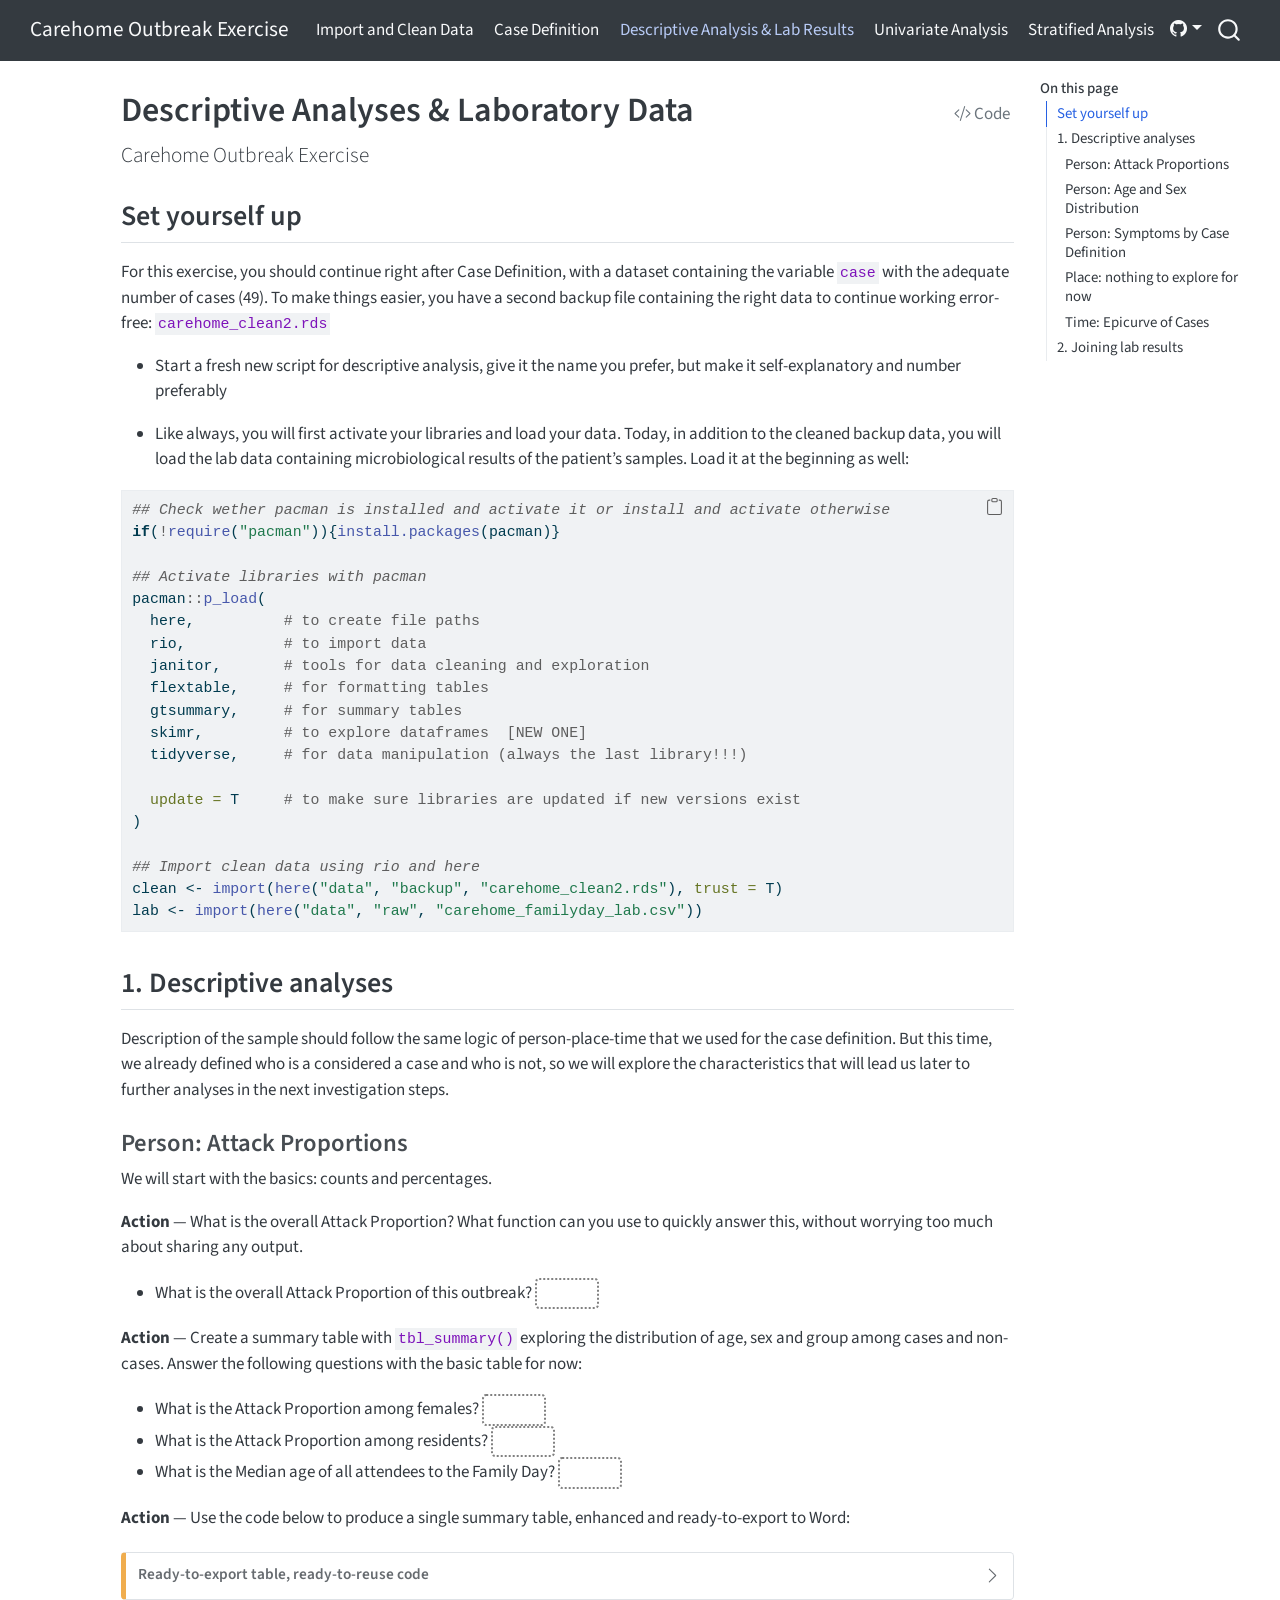
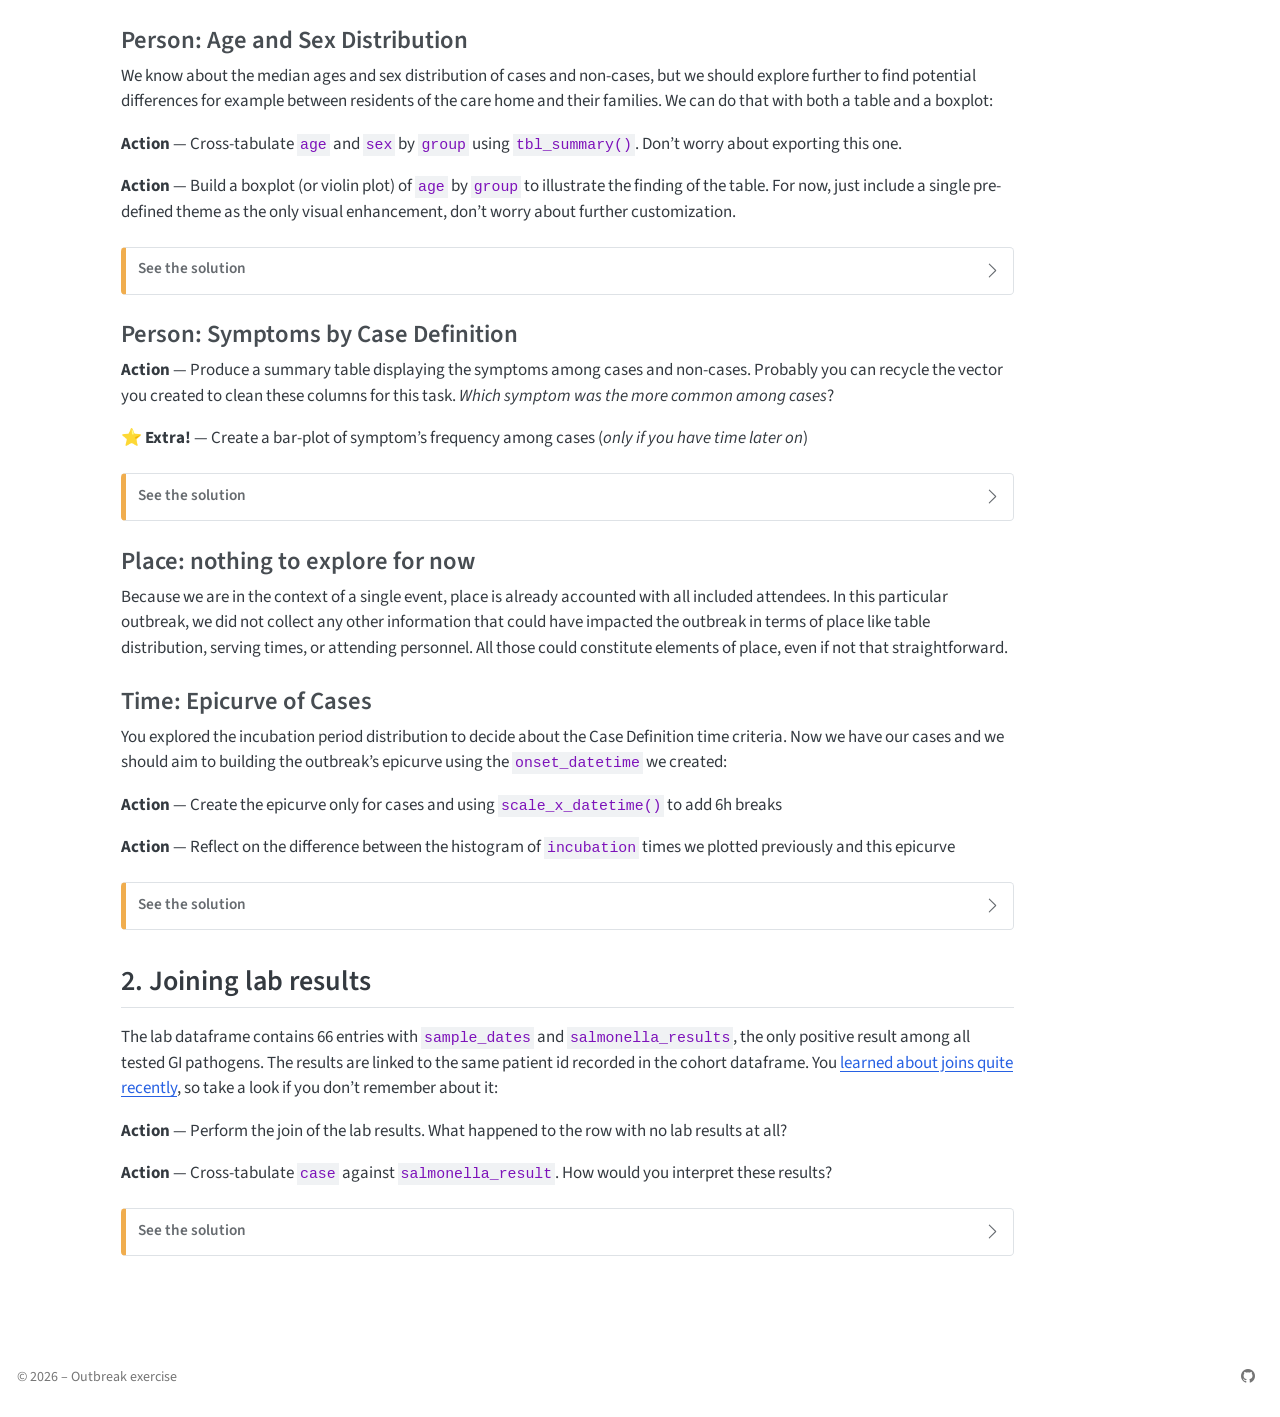
<file: docs/scripts/03_Descriptive_LabResults.html>
<!DOCTYPE html>
<html xmlns="http://www.w3.org/1999/xhtml" lang="en" xml:lang="en"><head>

<meta charset="utf-8">
<meta name="generator" content="quarto-1.9.38">

<meta name="viewport" content="width=device-width, initial-scale=1.0, user-scalable=yes">


<title>Descriptive Analyses &amp; Laboratory Data – Carehome Outbreak Exercise</title>
<style>
/* Default styles provided by pandoc.
** See https://pandoc.org/MANUAL.html#variables-for-html for config info.
*/
code{white-space: pre-wrap;}
span.smallcaps{font-variant: small-caps;}
div.columns{display: flex; gap: min(4vw, 1.5em);}
div.column{flex: auto; overflow-x: auto;}
div.hanging-indent{margin-left: 1.5em; text-indent: -1.5em;}
ul.task-list{list-style: none;}
ul.task-list li input[type="checkbox"] {
  width: 0.8em;
  margin: 0 0.8em 0.2em -1em; /* quarto-specific, see https://github.com/quarto-dev/quarto-cli/issues/4556 */ 
  vertical-align: middle;
}
/* CSS for syntax highlighting */
html { -webkit-text-size-adjust: 100%; }
pre > code.sourceCode { white-space: pre; position: relative; }
pre > code.sourceCode > span { display: inline-block; line-height: 1.25; }
pre > code.sourceCode > span:empty { height: 1.2em; }
.sourceCode { overflow: visible; }
code.sourceCode > span { color: inherit; text-decoration: inherit; }
div.sourceCode { margin: 1em 0; }
pre.sourceCode { margin: 0; }
@media screen {
div.sourceCode { overflow: auto; }
}
@media print {
pre > code.sourceCode { white-space: pre-wrap; }
pre > code.sourceCode > span { text-indent: -5em; padding-left: 5em; }
}
pre.numberSource code
  { counter-reset: source-line 0; }
pre.numberSource code > span
  { position: relative; left: -4em; counter-increment: source-line; }
pre.numberSource code > span > a:first-child::before
  { content: counter(source-line);
    position: relative; left: -1em; text-align: right; vertical-align: baseline;
    border: none; display: inline-block;
    -webkit-touch-callout: none; -webkit-user-select: none;
    -khtml-user-select: none; -moz-user-select: none;
    -ms-user-select: none; user-select: none;
    padding: 0 4px; width: 4em;
  }
pre.numberSource { margin-left: 3em;  padding-left: 4px; }
div.sourceCode
  {   }
@media screen {
pre > code.sourceCode > span > a:first-child::before { text-decoration: underline; }
}
</style>


<script src="../site_libs/quarto-nav/quarto-nav.js"></script>
<script src="../site_libs/clipboard/clipboard.min.js"></script>
<script src="../site_libs/quarto-search/autocomplete.umd.js"></script>
<script src="../site_libs/quarto-search/fuse.min.js"></script>
<script src="../site_libs/quarto-search/quarto-search.js"></script>
<meta name="quarto:offset" content="../">
<script src="../site_libs/quarto-html/quarto.js" type="module"></script>
<script src="../site_libs/quarto-html/tabsets/tabsets.js" type="module"></script>
<script src="../site_libs/quarto-html/popper.min.js"></script>
<script src="../site_libs/quarto-html/tippy.umd.min.js"></script>
<script src="../site_libs/quarto-html/anchor.min.js"></script>
<link href="../site_libs/quarto-html/tippy.css" rel="stylesheet">
<link href="../site_libs/quarto-html/quarto-syntax-highlighting-15634bcf2e68342d4ad2dfa704d543f6.css" rel="stylesheet" id="quarto-text-highlighting-styles">
<script src="../site_libs/bootstrap/bootstrap.min.js"></script>
<link href="../site_libs/bootstrap/bootstrap-icons.css" rel="stylesheet">
<link href="../site_libs/bootstrap/bootstrap-d350471fdd200701c86e1e0117cb54d8.min.css" rel="stylesheet" append-hash="true" id="quarto-bootstrap" data-mode="light">
<script id="quarto-search-options" type="application/json">{
  "location": "navbar",
  "copy-button": false,
  "collapse-after": 3,
  "panel-placement": "end",
  "type": "overlay",
  "limit": 50,
  "keyboard-shortcut": [
    "f",
    "/",
    "s"
  ],
  "show-item-context": false,
  "language": {
    "search-no-results-text": "No results",
    "search-matching-documents-text": "matching documents",
    "search-copy-link-title": "Copy link to search",
    "search-hide-matches-text": "Hide additional matches",
    "search-more-match-text": "more match in this document",
    "search-more-matches-text": "more matches in this document",
    "search-clear-button-title": "Clear",
    "search-text-placeholder": "",
    "search-detached-cancel-button-title": "Cancel",
    "search-submit-button-title": "Submit",
    "search-label": "Search"
  }
}</script>


<link rel="stylesheet" href="../include/webex.css">
</head>

<body class="nav-fixed quarto-light">

<div id="quarto-search-results"></div>
  <header id="quarto-header" class="headroom fixed-top">
    <nav class="navbar navbar-expand-lg " data-bs-theme="dark">
      <div class="navbar-container container-fluid">
      <div class="navbar-brand-container mx-auto">
    <a class="navbar-brand" href="../index.html">
    <span class="navbar-title">Carehome Outbreak Exercise</span>
    </a>
  </div>
            <div id="quarto-search" class="" title="Search"></div>
          <button class="navbar-toggler" type="button" data-bs-toggle="collapse" data-bs-target="#navbarCollapse" aria-controls="navbarCollapse" role="menu" aria-expanded="false" aria-label="Toggle navigation" onclick="if (window.quartoToggleHeadroom) { window.quartoToggleHeadroom(); }">
  <span class="navbar-toggler-icon"></span>
</button>
          <div class="collapse navbar-collapse" id="navbarCollapse">
            <ul class="navbar-nav navbar-nav-scroll me-auto">
  <li class="nav-item">
    <a class="nav-link" href="../scripts/01_Import_Cleaning.html"> 
<span class="menu-text">Import and Clean Data</span></a>
  </li>  
  <li class="nav-item">
    <a class="nav-link" href="../scripts/02_Case_Definition.html"> 
<span class="menu-text">Case Definition</span></a>
  </li>  
  <li class="nav-item">
    <a class="nav-link active" href="../scripts/03_Descriptive_LabResults.html" aria-current="page"> 
<span class="menu-text">Descriptive Analysis &amp; Lab Results</span></a>
  </li>  
  <li class="nav-item">
    <a class="nav-link" href="../scripts/04_Univariate_Analyses.html"> 
<span class="menu-text">Univariate Analysis</span></a>
  </li>  
  <li class="nav-item">
    <a class="nav-link" href="../scripts/05_Stratified_Analyses.html"> 
<span class="menu-text">Stratified Analysis</span></a>
  </li>  
</ul>
          </div> <!-- /navcollapse -->
            <div class="quarto-navbar-tools">
    <div class="dropdown">
      <a href="" title="" id="quarto-navigation-tool-dropdown-0" class="quarto-navigation-tool dropdown-toggle px-1" data-bs-toggle="dropdown" aria-expanded="false" role="link" aria-label=""><i class="bi bi-github"></i></a>
      <ul class="dropdown-menu" aria-labelledby="quarto-navigation-tool-dropdown-0">
          <li>
            <a class="dropdown-item quarto-navbar-tools-item" href="https://github.com/EPIET/CareHomeOB_ICW3/tree/main">
            Source Code
            </a>
          </li>
          <li>
            <a class="dropdown-item quarto-navbar-tools-item" href="https://github.com/EPIET/CareHomeOB_ICW3/issues">
            Report an issue
            </a>
          </li>
      </ul>
    </div>
</div>
      </div> <!-- /container-fluid -->
    </nav>
</header>
<!-- content -->
<div id="quarto-content" class="quarto-container page-columns page-rows-contents page-layout-article page-navbar">
<!-- sidebar -->
<!-- margin-sidebar -->
    <div id="quarto-margin-sidebar" class="sidebar margin-sidebar">
        <nav id="TOC" role="doc-toc" class="toc-active" data-toc-expanded="99">
    <h2 id="toc-title">On this page</h2>
   
  <ul>
  <li><a href="#set-yourself-up" id="toc-set-yourself-up" class="nav-link active" data-scroll-target="#set-yourself-up">Set yourself up</a></li>
  <li><a href="#descriptive-analyses" id="toc-descriptive-analyses" class="nav-link" data-scroll-target="#descriptive-analyses">1. Descriptive analyses</a>
  <ul class="collapse">
  <li><a href="#person-attack-proportions" id="toc-person-attack-proportions" class="nav-link" data-scroll-target="#person-attack-proportions">Person: Attack Proportions</a></li>
  <li><a href="#person-age-and-sex-distribution" id="toc-person-age-and-sex-distribution" class="nav-link" data-scroll-target="#person-age-and-sex-distribution">Person: Age and Sex Distribution</a></li>
  <li><a href="#person-symptoms-by-case-definition" id="toc-person-symptoms-by-case-definition" class="nav-link" data-scroll-target="#person-symptoms-by-case-definition">Person: Symptoms by Case Definition</a></li>
  <li><a href="#place-nothing-to-explore-for-now" id="toc-place-nothing-to-explore-for-now" class="nav-link" data-scroll-target="#place-nothing-to-explore-for-now">Place: nothing to explore for now</a></li>
  <li><a href="#time-epicurve-of-cases" id="toc-time-epicurve-of-cases" class="nav-link" data-scroll-target="#time-epicurve-of-cases">Time: Epicurve of Cases</a></li>
  </ul></li>
  <li><a href="#joining-lab-results" id="toc-joining-lab-results" class="nav-link" data-scroll-target="#joining-lab-results">2. Joining lab results</a></li>
  </ul>
</nav>
    </div>
<!-- main -->
<main class="content" id="quarto-document-content">

<header id="title-block-header" class="quarto-title-block default">
<div class="quarto-title">
<div class="quarto-title-block"><div><h1 class="title">Descriptive Analyses &amp; Laboratory Data</h1><button type="button" class="btn code-tools-button" id="quarto-code-tools-source"><i class="bi"></i> Code</button></div></div>
<p class="subtitle lead">Carehome Outbreak Exercise</p>
</div>



<div class="quarto-title-meta">

    
  
    
  </div>
  


</header>


<section id="set-yourself-up" class="level2">
<h2 class="anchored" data-anchor-id="set-yourself-up">Set yourself up</h2>
<p>For this exercise, you should continue right after Case Definition, with a dataset containing the variable <code>case</code> with the adequate number of cases (49). To make things easier, you have a second backup file containing the right data to continue working error-free: <code>carehome_clean2.rds</code></p>
<ul>
<li><p>Start a fresh new script for descriptive analysis, give it the name you prefer, but make it self-explanatory and number preferably</p></li>
<li><p>Like always, you will first activate your libraries and load your data. Today, in addition to the cleaned backup data, you will load the lab data containing microbiological results of the patient’s samples. Load it at the beginning as well:</p></li>
</ul>
<div class="code-copy-outer-scaffold"><div class="sourceCode" id="cb1"><pre class="sourceCode r code-with-copy"><code class="sourceCode r"><span id="cb1-1"><a href="#cb1-1" aria-hidden="true" tabindex="-1"></a><span class="do">## Check wether pacman is installed and activate it or install and activate otherwise</span></span>
<span id="cb1-2"><a href="#cb1-2" aria-hidden="true" tabindex="-1"></a><span class="cf">if</span>(<span class="sc">!</span><span class="fu">require</span>(<span class="st">"pacman"</span>)){<span class="fu">install.packages</span>(pacman)}</span>
<span id="cb1-3"><a href="#cb1-3" aria-hidden="true" tabindex="-1"></a></span>
<span id="cb1-4"><a href="#cb1-4" aria-hidden="true" tabindex="-1"></a><span class="do">## Activate libraries with pacman</span></span>
<span id="cb1-5"><a href="#cb1-5" aria-hidden="true" tabindex="-1"></a>pacman<span class="sc">::</span><span class="fu">p_load</span>(</span>
<span id="cb1-6"><a href="#cb1-6" aria-hidden="true" tabindex="-1"></a>  here,          <span class="co"># to create file paths</span></span>
<span id="cb1-7"><a href="#cb1-7" aria-hidden="true" tabindex="-1"></a>  rio,           <span class="co"># to import data</span></span>
<span id="cb1-8"><a href="#cb1-8" aria-hidden="true" tabindex="-1"></a>  janitor,       <span class="co"># tools for data cleaning and exploration</span></span>
<span id="cb1-9"><a href="#cb1-9" aria-hidden="true" tabindex="-1"></a>  flextable,     <span class="co"># for formatting tables</span></span>
<span id="cb1-10"><a href="#cb1-10" aria-hidden="true" tabindex="-1"></a>  gtsummary,     <span class="co"># for summary tables</span></span>
<span id="cb1-11"><a href="#cb1-11" aria-hidden="true" tabindex="-1"></a>  skimr,         <span class="co"># to explore dataframes  [NEW ONE]</span></span>
<span id="cb1-12"><a href="#cb1-12" aria-hidden="true" tabindex="-1"></a>  tidyverse,     <span class="co"># for data manipulation (always the last library!!!)</span></span>
<span id="cb1-13"><a href="#cb1-13" aria-hidden="true" tabindex="-1"></a>  </span>
<span id="cb1-14"><a href="#cb1-14" aria-hidden="true" tabindex="-1"></a>  <span class="at">update =</span> T     <span class="co"># to make sure libraries are updated if new versions exist</span></span>
<span id="cb1-15"><a href="#cb1-15" aria-hidden="true" tabindex="-1"></a>)</span>
<span id="cb1-16"><a href="#cb1-16" aria-hidden="true" tabindex="-1"></a></span>
<span id="cb1-17"><a href="#cb1-17" aria-hidden="true" tabindex="-1"></a><span class="do">## Import clean data using rio and here</span></span>
<span id="cb1-18"><a href="#cb1-18" aria-hidden="true" tabindex="-1"></a>clean <span class="ot">&lt;-</span> <span class="fu">import</span>(<span class="fu">here</span>(<span class="st">"data"</span>, <span class="st">"backup"</span>, <span class="st">"carehome_clean2.rds"</span>), <span class="at">trust =</span> T)</span>
<span id="cb1-19"><a href="#cb1-19" aria-hidden="true" tabindex="-1"></a>lab <span class="ot">&lt;-</span> <span class="fu">import</span>(<span class="fu">here</span>(<span class="st">"data"</span>, <span class="st">"raw"</span>, <span class="st">"carehome_familyday_lab.csv"</span>))</span></code></pre></div><button title="Copy to Clipboard" class="code-copy-button"><i class="bi"></i></button></div>
</section>
<section id="descriptive-analyses" class="level2">
<h2 class="anchored" data-anchor-id="descriptive-analyses">1. Descriptive analyses</h2>
<p>Description of the sample should follow the same logic of person-place-time that we used for the case definition. But this time, we already defined who is a considered a case and who is not, so we will explore the characteristics that will lead us later to further analyses in the next investigation steps.</p>
<section id="person-attack-proportions" class="level3">
<h3 class="anchored" data-anchor-id="person-attack-proportions">Person: Attack Proportions</h3>
<p>We will start with the basics: counts and percentages.</p>
<p><strong>Action</strong> — What is the overall Attack Proportion? What function can you use to quickly answer this, without worrying too much about sharing any output.</p>
<ul>
<li>What is the overall Attack Proportion of this outbreak? <input class="webex-solveme nospaces" size="2" data-answer="[&quot;30&quot;]"></li>
</ul>
<p><strong>Action</strong> — Create a summary table with <code>tbl_summary()</code> exploring the distribution of age, sex and group among cases and non-cases. Answer the following questions with the basic table for now:</p>
<ul>
<li>What is the Attack Proportion among females? <input class="webex-solveme nospaces" size="2" data-answer="[&quot;49&quot;]"></li>
<li>What is the Attack Proportion among residents? <input class="webex-solveme nospaces" size="2" data-answer="[&quot;20&quot;]"></li>
<li>What is the Median age of all attendees to the Family Day? <input class="webex-solveme nospaces" size="2" data-answer="[&quot;46&quot;]"></li>
</ul>
<p><strong>Action</strong> — Use the code below to produce a single summary table, enhanced and ready-to-export to Word:</p>
<div class="callout callout-style-simple callout-caution no-icon callout-titled">
<div class="callout-header d-flex align-content-center collapsed" data-bs-toggle="collapse" data-bs-target=".callout-1-contents" aria-controls="callout-1" aria-expanded="false" aria-label="Toggle callout">
<div class="callout-icon-container">
<i class="callout-icon no-icon"></i>
</div>
<div class="callout-title-container flex-fill">
<span class="screen-reader-only">Caution</span>Ready-to-export table, ready-to-reuse code
</div>
<div class="callout-btn-toggle d-inline-block border-0 py-1 ps-1 pe-0 float-end"><i class="callout-toggle"></i></div>
</div>
<div id="callout-1" class="callout-1-contents callout-collapse collapse">
<div class="callout-body-container callout-body">
<p>The code below notably improves the tbl_summary() output. It is also a more complex code that includes html and markdown notation using a glue approach. There is a chance none of those words were even familiar for you. And that’s ok, you don’t need to understand it right now.</p>
<p>What you need to understand is that, by <strong>copying this code</strong>, you can adapt it to all your future tables only by changing the name and amount of labels and headers, and that is valuable</p>
<div class="code-copy-outer-scaffold"><div class="sourceCode" id="cb2"><pre class="sourceCode r code-with-copy"><code class="sourceCode r"><span id="cb2-1"><a href="#cb2-1" aria-hidden="true" tabindex="-1"></a><span class="do">## Quick way to see the percentage of cases among the total participants</span></span>
<span id="cb2-2"><a href="#cb2-2" aria-hidden="true" tabindex="-1"></a>janitor<span class="sc">::</span><span class="fu">tabyl</span>(clean, case)</span>
<span id="cb2-3"><a href="#cb2-3" aria-hidden="true" tabindex="-1"></a></span>
<span id="cb2-4"><a href="#cb2-4" aria-hidden="true" tabindex="-1"></a><span class="do">## Complete Table Summary of Age, Sex and Group counts by Case status</span></span>
<span id="cb2-5"><a href="#cb2-5" aria-hidden="true" tabindex="-1"></a>table1 <span class="ot">&lt;-</span> clean <span class="sc">%&gt;%</span> </span>
<span id="cb2-6"><a href="#cb2-6" aria-hidden="true" tabindex="-1"></a>  <span class="co"># only columns of interest</span></span>
<span id="cb2-7"><a href="#cb2-7" aria-hidden="true" tabindex="-1"></a>  <span class="fu">select</span>(case, age, sex, group) <span class="sc">%&gt;%</span> </span>
<span id="cb2-8"><a href="#cb2-8" aria-hidden="true" tabindex="-1"></a>  <span class="fu">mutate</span>(<span class="at">case =</span> <span class="fu">recode_values</span>( <span class="co"># We recode case so that the table is easier to understand</span></span>
<span id="cb2-9"><a href="#cb2-9" aria-hidden="true" tabindex="-1"></a>  case,</span>
<span id="cb2-10"><a href="#cb2-10" aria-hidden="true" tabindex="-1"></a>  <span class="dv">0</span> <span class="sc">~</span> <span class="st">"Non-case"</span>,</span>
<span id="cb2-11"><a href="#cb2-11" aria-hidden="true" tabindex="-1"></a>  <span class="dv">1</span> <span class="sc">~</span> <span class="st">"Case"</span></span>
<span id="cb2-12"><a href="#cb2-12" aria-hidden="true" tabindex="-1"></a>)) <span class="sc">%&gt;%</span> </span>
<span id="cb2-13"><a href="#cb2-13" aria-hidden="true" tabindex="-1"></a>  <span class="fu">tbl_summary</span>(<span class="at">by =</span> case,                 </span>
<span id="cb2-14"><a href="#cb2-14" aria-hidden="true" tabindex="-1"></a>              <span class="co"># modify row headers to make them prettier/easier to understand</span></span>
<span id="cb2-15"><a href="#cb2-15" aria-hidden="true" tabindex="-1"></a>              <span class="at">label =</span> <span class="fu">list</span>(</span>
<span id="cb2-16"><a href="#cb2-16" aria-hidden="true" tabindex="-1"></a>                age <span class="sc">~</span> <span class="st">"Age"</span>,            </span>
<span id="cb2-17"><a href="#cb2-17" aria-hidden="true" tabindex="-1"></a>                sex <span class="sc">~</span> <span class="st">"Sex"</span>, </span>
<span id="cb2-18"><a href="#cb2-18" aria-hidden="true" tabindex="-1"></a>                group <span class="sc">~</span> <span class="st">"Group"</span></span>
<span id="cb2-19"><a href="#cb2-19" aria-hidden="true" tabindex="-1"></a>              )) <span class="sc">%&gt;%</span> </span>
<span id="cb2-20"><a href="#cb2-20" aria-hidden="true" tabindex="-1"></a>  <span class="fu">bold_labels</span>() <span class="sc">%&gt;%</span>                      </span>
<span id="cb2-21"><a href="#cb2-21" aria-hidden="true" tabindex="-1"></a>  <span class="co"># add total column</span></span>
<span id="cb2-22"><a href="#cb2-22" aria-hidden="true" tabindex="-1"></a>  <span class="fu">add_overall</span>() <span class="sc">%&gt;%</span> </span>
<span id="cb2-23"><a href="#cb2-23" aria-hidden="true" tabindex="-1"></a>  <span class="co"># customize header labels and appearance</span></span>
<span id="cb2-24"><a href="#cb2-24" aria-hidden="true" tabindex="-1"></a>  <span class="fu">modify_header</span>(</span>
<span id="cb2-25"><a href="#cb2-25" aria-hidden="true" tabindex="-1"></a>    <span class="co">#Text in the upper left corner ( ** make the text bold )</span></span>
<span id="cb2-26"><a href="#cb2-26" aria-hidden="true" tabindex="-1"></a>    <span class="at">label =</span> <span class="st">"**Characteristic**"</span></span>
<span id="cb2-27"><a href="#cb2-27" aria-hidden="true" tabindex="-1"></a>  ) </span>
<span id="cb2-28"><a href="#cb2-28" aria-hidden="true" tabindex="-1"></a></span>
<span id="cb2-29"><a href="#cb2-29" aria-hidden="true" tabindex="-1"></a><span class="co"># Export to Word using flextable</span></span>
<span id="cb2-30"><a href="#cb2-30" aria-hidden="true" tabindex="-1"></a>table1 <span class="sc">%&gt;%</span> </span>
<span id="cb2-31"><a href="#cb2-31" aria-hidden="true" tabindex="-1"></a>  <span class="fu">as_flex_table</span>() <span class="sc">%&gt;%</span> </span>
<span id="cb2-32"><a href="#cb2-32" aria-hidden="true" tabindex="-1"></a>  <span class="fu">autofit</span>() <span class="sc">%&gt;%</span> </span>
<span id="cb2-33"><a href="#cb2-33" aria-hidden="true" tabindex="-1"></a>  <span class="fu">save_as_docx</span>(<span class="at">path =</span> <span class="fu">here</span>(<span class="st">"outputs"</span>, <span class="st">"Table_1.docx"</span>))</span></code></pre></div><button title="Copy to Clipboard" class="code-copy-button"><i class="bi"></i></button></div>
</div>
</div>
</div>
</section>
<section id="person-age-and-sex-distribution" class="level3">
<h3 class="anchored" data-anchor-id="person-age-and-sex-distribution">Person: Age and Sex Distribution</h3>
<p>We know about the median ages and sex distribution of cases and non-cases, but we should explore further to find potential differences for example between residents of the care home and their families. We can do that with both a table and a boxplot:</p>
<p><strong>Action</strong> — Cross-tabulate <code>age</code> and <code>sex</code> by <code>group</code> using <code>tbl_summary()</code>. Don’t worry about exporting this one.</p>
<p><strong>Action</strong> — Build a boxplot (or violin plot) of <code>age</code> by <code>group</code> to illustrate the finding of the table. For now, just include a single pre-defined theme as the only visual enhancement, don’t worry about further customization.</p>
<div class="callout callout-style-simple callout-caution no-icon callout-titled">
<div class="callout-header d-flex align-content-center collapsed" data-bs-toggle="collapse" data-bs-target=".callout-2-contents" aria-controls="callout-2" aria-expanded="false" aria-label="Toggle callout">
<div class="callout-icon-container">
<i class="callout-icon no-icon"></i>
</div>
<div class="callout-title-container flex-fill">
<span class="screen-reader-only">Caution</span>See the solution
</div>
<div class="callout-btn-toggle d-inline-block border-0 py-1 ps-1 pe-0 float-end"><i class="callout-toggle"></i></div>
</div>
<div id="callout-2" class="callout-2-contents callout-collapse collapse">
<div class="callout-body-container callout-body">
<div class="code-copy-outer-scaffold"><div class="sourceCode" id="cb3"><pre class="sourceCode r code-with-copy"><code class="sourceCode r"><span id="cb3-1"><a href="#cb3-1" aria-hidden="true" tabindex="-1"></a><span class="co"># Table with Age and Sex distribution among residents and family members</span></span>
<span id="cb3-2"><a href="#cb3-2" aria-hidden="true" tabindex="-1"></a>clean <span class="sc">%&gt;%</span> </span>
<span id="cb3-3"><a href="#cb3-3" aria-hidden="true" tabindex="-1"></a>  <span class="fu">select</span>(group, age, sex) <span class="sc">%&gt;%</span> </span>
<span id="cb3-4"><a href="#cb3-4" aria-hidden="true" tabindex="-1"></a>  <span class="fu">tbl_summary</span>(<span class="at">by =</span> group)</span>
<span id="cb3-5"><a href="#cb3-5" aria-hidden="true" tabindex="-1"></a></span>
<span id="cb3-6"><a href="#cb3-6" aria-hidden="true" tabindex="-1"></a><span class="co"># Violin plot of age among residentes and family members</span></span>
<span id="cb3-7"><a href="#cb3-7" aria-hidden="true" tabindex="-1"></a>clean <span class="sc">%&gt;%</span> </span>
<span id="cb3-8"><a href="#cb3-8" aria-hidden="true" tabindex="-1"></a>  <span class="fu">ggplot</span>(<span class="fu">aes</span>(<span class="at">x =</span> group, <span class="at">y =</span> age)) <span class="sc">+</span></span>
<span id="cb3-9"><a href="#cb3-9" aria-hidden="true" tabindex="-1"></a>  <span class="fu">geom_violin</span>() <span class="sc">+</span></span>
<span id="cb3-10"><a href="#cb3-10" aria-hidden="true" tabindex="-1"></a>  <span class="fu">theme_bw</span>()</span></code></pre></div><button title="Copy to Clipboard" class="code-copy-button"><i class="bi"></i></button></div>
</div>
</div>
</div>
</section>
<section id="person-symptoms-by-case-definition" class="level3">
<h3 class="anchored" data-anchor-id="person-symptoms-by-case-definition">Person: Symptoms by Case Definition</h3>
<p><strong>Action</strong> — Produce a summary table displaying the symptoms among cases and non-cases. Probably you can recycle the vector you created to clean these columns for this task. <em>Which symptom was the more common among cases</em>?</p>
<p>⭐ <strong>Extra!</strong> — Create a bar-plot of symptom’s frequency among cases (<em>only if you have time later on</em>)</p>
<div class="callout callout-style-simple callout-caution no-icon callout-titled">
<div class="callout-header d-flex align-content-center collapsed" data-bs-toggle="collapse" data-bs-target=".callout-3-contents" aria-controls="callout-3" aria-expanded="false" aria-label="Toggle callout">
<div class="callout-icon-container">
<i class="callout-icon no-icon"></i>
</div>
<div class="callout-title-container flex-fill">
<span class="screen-reader-only">Caution</span>See the solution
</div>
<div class="callout-btn-toggle d-inline-block border-0 py-1 ps-1 pe-0 float-end"><i class="callout-toggle"></i></div>
</div>
<div id="callout-3" class="callout-3-contents callout-collapse collapse">
<div class="callout-body-container callout-body">
<div class="code-copy-outer-scaffold"><div class="sourceCode" id="cb4"><pre class="sourceCode r code-with-copy"><code class="sourceCode r"><span id="cb4-1"><a href="#cb4-1" aria-hidden="true" tabindex="-1"></a><span class="co"># Create a vector with the symptoms variables</span></span>
<span id="cb4-2"><a href="#cb4-2" aria-hidden="true" tabindex="-1"></a>symptoms <span class="ot">&lt;-</span> <span class="fu">c</span>(<span class="st">"diarrhoea"</span>,<span class="st">"vomiting"</span>,<span class="st">"abdo"</span>,<span class="st">"fever"</span>,<span class="st">"nausea"</span>)</span>
<span id="cb4-3"><a href="#cb4-3" aria-hidden="true" tabindex="-1"></a></span>
<span id="cb4-4"><a href="#cb4-4" aria-hidden="true" tabindex="-1"></a><span class="co"># Table summary of symptom distribution by case definition</span></span>
<span id="cb4-5"><a href="#cb4-5" aria-hidden="true" tabindex="-1"></a>clean <span class="sc">%&gt;%</span> </span>
<span id="cb4-6"><a href="#cb4-6" aria-hidden="true" tabindex="-1"></a>  <span class="fu">select</span>(<span class="fu">all_of</span>(symptoms), case) <span class="sc">%&gt;%</span> </span>
<span id="cb4-7"><a href="#cb4-7" aria-hidden="true" tabindex="-1"></a>  <span class="fu">tbl_summary</span>(<span class="at">by =</span> case) <span class="sc">%&gt;%</span> </span>
<span id="cb4-8"><a href="#cb4-8" aria-hidden="true" tabindex="-1"></a>  <span class="fu">bold_labels</span>() <span class="sc">%&gt;%</span> </span>
<span id="cb4-9"><a href="#cb4-9" aria-hidden="true" tabindex="-1"></a>  <span class="fu">italicize_labels</span>()</span>
<span id="cb4-10"><a href="#cb4-10" aria-hidden="true" tabindex="-1"></a></span>
<span id="cb4-11"><a href="#cb4-11" aria-hidden="true" tabindex="-1"></a><span class="co"># Barplot of symptom distribution among cases</span></span>
<span id="cb4-12"><a href="#cb4-12" aria-hidden="true" tabindex="-1"></a>clean <span class="sc">%&gt;%</span> </span>
<span id="cb4-13"><a href="#cb4-13" aria-hidden="true" tabindex="-1"></a>  <span class="fu">select</span>(symptoms, case) <span class="sc">%&gt;%</span> </span>
<span id="cb4-14"><a href="#cb4-14" aria-hidden="true" tabindex="-1"></a>  <span class="co"># we need to pivot to long format for the counts</span></span>
<span id="cb4-15"><a href="#cb4-15" aria-hidden="true" tabindex="-1"></a>  <span class="fu">pivot_longer</span>(</span>
<span id="cb4-16"><a href="#cb4-16" aria-hidden="true" tabindex="-1"></a>    <span class="fu">all_of</span>(symptoms),  </span>
<span id="cb4-17"><a href="#cb4-17" aria-hidden="true" tabindex="-1"></a>    <span class="at">names_to =</span> <span class="st">"symptom"</span>,</span>
<span id="cb4-18"><a href="#cb4-18" aria-hidden="true" tabindex="-1"></a>    <span class="at">values_to =</span> <span class="st">"present"</span></span>
<span id="cb4-19"><a href="#cb4-19" aria-hidden="true" tabindex="-1"></a>  ) <span class="sc">%&gt;%</span> </span>
<span id="cb4-20"><a href="#cb4-20" aria-hidden="true" tabindex="-1"></a>  <span class="co"># only interested in symptoms among cases</span></span>
<span id="cb4-21"><a href="#cb4-21" aria-hidden="true" tabindex="-1"></a>  <span class="fu">filter</span>(present <span class="sc">==</span> <span class="st">"Yes"</span>, </span>
<span id="cb4-22"><a href="#cb4-22" aria-hidden="true" tabindex="-1"></a>         case <span class="sc">==</span> <span class="dv">1</span>) <span class="sc">%&gt;%</span>    </span>
<span id="cb4-23"><a href="#cb4-23" aria-hidden="true" tabindex="-1"></a>  <span class="co"># Start of the graph</span></span>
<span id="cb4-24"><a href="#cb4-24" aria-hidden="true" tabindex="-1"></a>  <span class="fu">ggplot</span>(<span class="fu">aes</span>(</span>
<span id="cb4-25"><a href="#cb4-25" aria-hidden="true" tabindex="-1"></a>    <span class="co"># this trick arranges categories by frequency automatically </span></span>
<span id="cb4-26"><a href="#cb4-26" aria-hidden="true" tabindex="-1"></a>    <span class="at">y =</span> <span class="fu">fct_infreq</span>(symptom))</span>
<span id="cb4-27"><a href="#cb4-27" aria-hidden="true" tabindex="-1"></a>    ) <span class="sc">+</span></span>
<span id="cb4-28"><a href="#cb4-28" aria-hidden="true" tabindex="-1"></a>  <span class="fu">geom_bar</span>(<span class="at">fill =</span> <span class="st">"darkred"</span>,   <span class="co"># some aesthetics</span></span>
<span id="cb4-29"><a href="#cb4-29" aria-hidden="true" tabindex="-1"></a>           <span class="at">alpha =</span> <span class="fl">0.70</span>) <span class="sc">+</span></span>
<span id="cb4-30"><a href="#cb4-30" aria-hidden="true" tabindex="-1"></a>  <span class="fu">labs</span>(<span class="at">x =</span> <span class="st">"Number of cases"</span>,  <span class="co"># custom labels</span></span>
<span id="cb4-31"><a href="#cb4-31" aria-hidden="true" tabindex="-1"></a>       <span class="at">y =</span> <span class="st">""</span>) <span class="sc">+</span></span>
<span id="cb4-32"><a href="#cb4-32" aria-hidden="true" tabindex="-1"></a>  <span class="co"># predefined theme, as always</span></span>
<span id="cb4-33"><a href="#cb4-33" aria-hidden="true" tabindex="-1"></a>  <span class="fu">theme_minimal</span>()</span></code></pre></div><button title="Copy to Clipboard" class="code-copy-button"><i class="bi"></i></button></div>
</div>
</div>
</div>
</section>
<section id="place-nothing-to-explore-for-now" class="level3">
<h3 class="anchored" data-anchor-id="place-nothing-to-explore-for-now">Place: nothing to explore for now</h3>
<p>Because we are in the context of a single event, place is already accounted with all included attendees. In this particular outbreak, we did not collect any other information that could have impacted the outbreak in terms of place like table distribution, serving times, or attending personnel. All those could constitute elements of place, even if not that straightforward.</p>
</section>
<section id="time-epicurve-of-cases" class="level3">
<h3 class="anchored" data-anchor-id="time-epicurve-of-cases">Time: Epicurve of Cases</h3>
<p>You explored the incubation period distribution to decide about the Case Definition time criteria. Now we have our cases and we should aim to building the outbreak’s epicurve using the <code>onset_datetime</code> we created:</p>
<p><strong>Action</strong> — Create the epicurve only for cases and using <code>scale_x_datetime()</code> to add 6h breaks</p>
<p><strong>Action</strong> — Reflect on the difference between the histogram of <code>incubation</code> times we plotted previously and this epicurve</p>
<div class="callout callout-style-simple callout-caution no-icon callout-titled">
<div class="callout-header d-flex align-content-center collapsed" data-bs-toggle="collapse" data-bs-target=".callout-4-contents" aria-controls="callout-4" aria-expanded="false" aria-label="Toggle callout">
<div class="callout-icon-container">
<i class="callout-icon no-icon"></i>
</div>
<div class="callout-title-container flex-fill">
<span class="screen-reader-only">Caution</span>See the solution
</div>
<div class="callout-btn-toggle d-inline-block border-0 py-1 ps-1 pe-0 float-end"><i class="callout-toggle"></i></div>
</div>
<div id="callout-4" class="callout-4-contents callout-collapse collapse">
<div class="callout-body-container callout-body">
<div class="code-copy-outer-scaffold"><div class="sourceCode" id="cb5"><pre class="sourceCode r code-with-copy"><code class="sourceCode r"><span id="cb5-1"><a href="#cb5-1" aria-hidden="true" tabindex="-1"></a><span class="co"># Epicurve with datetime customization</span></span>
<span id="cb5-2"><a href="#cb5-2" aria-hidden="true" tabindex="-1"></a>clean <span class="sc">%&gt;%</span>  </span>
<span id="cb5-3"><a href="#cb5-3" aria-hidden="true" tabindex="-1"></a>  <span class="co"># Only cases</span></span>
<span id="cb5-4"><a href="#cb5-4" aria-hidden="true" tabindex="-1"></a>  <span class="fu">filter</span>(case <span class="sc">==</span> <span class="dv">1</span>) <span class="sc">%&gt;%</span> </span>
<span id="cb5-5"><a href="#cb5-5" aria-hidden="true" tabindex="-1"></a>  <span class="co"># Add onset_datetime to ggplot aesthetic:</span></span>
<span id="cb5-6"><a href="#cb5-6" aria-hidden="true" tabindex="-1"></a>  <span class="fu">ggplot</span>(<span class="fu">aes</span>(<span class="at">x =</span> onset_datetime)) <span class="sc">+</span> </span>
<span id="cb5-7"><a href="#cb5-7" aria-hidden="true" tabindex="-1"></a>  <span class="co">#Add histogram layer</span></span>
<span id="cb5-8"><a href="#cb5-8" aria-hidden="true" tabindex="-1"></a>  <span class="fu">geom_histogram</span>() <span class="sc">+</span></span>
<span id="cb5-9"><a href="#cb5-9" aria-hidden="true" tabindex="-1"></a>  <span class="co"># select 6h breaks with custom date-time labels</span></span>
<span id="cb5-10"><a href="#cb5-10" aria-hidden="true" tabindex="-1"></a>  <span class="fu">scale_x_datetime</span>(</span>
<span id="cb5-11"><a href="#cb5-11" aria-hidden="true" tabindex="-1"></a>    <span class="at">date_breaks =</span> <span class="st">"6 hours"</span>,</span>
<span id="cb5-12"><a href="#cb5-12" aria-hidden="true" tabindex="-1"></a>    <span class="at">date_labels =</span>  <span class="st">"%d %b</span><span class="sc">\n</span><span class="st">%H:%M"</span>) <span class="sc">+</span></span>
<span id="cb5-13"><a href="#cb5-13" aria-hidden="true" tabindex="-1"></a>  <span class="co"># Update x and y axis labels</span></span>
<span id="cb5-14"><a href="#cb5-14" aria-hidden="true" tabindex="-1"></a>  <span class="fu">labs</span>(<span class="at">x =</span> <span class="st">"Date and time of symptoms onset"</span>, </span>
<span id="cb5-15"><a href="#cb5-15" aria-hidden="true" tabindex="-1"></a>       <span class="at">y =</span> <span class="st">"Number of cases"</span>) <span class="sc">+</span></span>
<span id="cb5-16"><a href="#cb5-16" aria-hidden="true" tabindex="-1"></a>  <span class="fu">theme_bw</span>()</span></code></pre></div><button title="Copy to Clipboard" class="code-copy-button"><i class="bi"></i></button></div>
</div>
</div>
</div>
</section>
</section>
<section id="joining-lab-results" class="level2">
<h2 class="anchored" data-anchor-id="joining-lab-results">2. Joining lab results</h2>
<p>The lab dataframe contains 66 entries with <code>sample_dates</code> and <code>salmonella_results</code>, the only positive result among all tested GI pathogens. The results are linked to the same patient id recorded in the cohort dataframe. You <a href="https://epiet.github.io/IntroToRCourse/scripts/S6E1.html">learned about joins quite recently</a>, so take a look if you don’t remember about it:</p>
<p><strong>Action</strong> — Perform the join of the lab results. What happened to the row with no lab results at all?</p>
<p><strong>Action</strong> — Cross-tabulate <code>case</code> against <code>salmonella_result</code>. How would you interpret these results?</p>
<div class="callout callout-style-simple callout-caution no-icon callout-titled">
<div class="callout-header d-flex align-content-center collapsed" data-bs-toggle="collapse" data-bs-target=".callout-5-contents" aria-controls="callout-5" aria-expanded="false" aria-label="Toggle callout">
<div class="callout-icon-container">
<i class="callout-icon no-icon"></i>
</div>
<div class="callout-title-container flex-fill">
<span class="screen-reader-only">Caution</span>See the solution
</div>
<div class="callout-btn-toggle d-inline-block border-0 py-1 ps-1 pe-0 float-end"><i class="callout-toggle"></i></div>
</div>
<div id="callout-5" class="callout-5-contents callout-collapse collapse">
<div class="callout-body-container callout-body">
<div class="code-copy-outer-scaffold"><div class="sourceCode" id="cb6"><pre class="sourceCode r code-with-copy"><code class="sourceCode r"><span id="cb6-1"><a href="#cb6-1" aria-hidden="true" tabindex="-1"></a><span class="co"># Simple left join of lab data by person's id</span></span>
<span id="cb6-2"><a href="#cb6-2" aria-hidden="true" tabindex="-1"></a>clean <span class="ot">&lt;-</span> clean <span class="sc">%&gt;%</span> </span>
<span id="cb6-3"><a href="#cb6-3" aria-hidden="true" tabindex="-1"></a>  <span class="fu">left_join</span>(lab, </span>
<span id="cb6-4"><a href="#cb6-4" aria-hidden="true" tabindex="-1"></a>            <span class="at">by =</span> <span class="st">"id"</span>)</span>
<span id="cb6-5"><a href="#cb6-5" aria-hidden="true" tabindex="-1"></a></span>
<span id="cb6-6"><a href="#cb6-6" aria-hidden="true" tabindex="-1"></a><span class="co"># Cross-tabulation of case and lab result</span></span>
<span id="cb6-7"><a href="#cb6-7" aria-hidden="true" tabindex="-1"></a>clean <span class="sc">%&gt;%</span> </span>
<span id="cb6-8"><a href="#cb6-8" aria-hidden="true" tabindex="-1"></a>  <span class="fu">tabyl</span>(case, salmonella_result)</span></code></pre></div><button title="Copy to Clipboard" class="code-copy-button"><i class="bi"></i></button></div>
<p>Not every case has a positive test result. That is perfectly fine and common, as microbiology sampling is subject to limitations such as the time elapsed from clinical onset until collection, sensitivity, and other limitating factors. In this outbreak, laboratory confirmation was not part of the Case Definition and, therefore, this information remains confirmatory of the causative agent of the outbreak.</p>
</div>
</div>
</div>


<!-- -->

</section>

</main> <!-- /main -->
<script>

/* update total correct if #webex-total_correct exists */
update_total_correct = function() {
  console.log("webex: update total_correct");

  var t = document.getElementsByClassName("webex-total_correct");
  for (var i = 0; i < t.length; i++) {
    p = t[i].parentElement;
    var correct = p.getElementsByClassName("webex-correct").length;
    var solvemes = p.getElementsByClassName("webex-solveme").length;
    var radiogroups = p.getElementsByClassName("webex-radiogroup").length;
    var selects = p.getElementsByClassName("webex-select").length;

    t[i].innerHTML = correct + " of " + (solvemes + radiogroups + selects) + " correct";
  }
}

/* webex-solution button toggling function */
b_func = function() {
  console.log("webex: toggle hide");

  var cl = this.parentElement.classList;
  if (cl.contains('open')) {
    cl.remove("open");
  } else {
    cl.add("open");
  }
}

/* check answers */
check_func = function() {
  console.log("webex: check answers");

  var cl = this.parentElement.classList;
  if (cl.contains('unchecked')) {
    cl.remove("unchecked");
    this.innerHTML = "Hide Answers";
  } else {
    cl.add("unchecked");
    this.innerHTML = "Show Answers";
  }
}

/* function for checking solveme answers */
solveme_func = function(e) {
  console.log("webex: check solveme");

  var real_answers = JSON.parse(this.dataset.answer);
  var my_answer = this.value;
  var cl = this.classList;
  if (cl.contains("ignorecase")) {
    my_answer = my_answer.toLowerCase();
  }
  if (cl.contains("nospaces")) {
    my_answer = my_answer.replace(/ /g, "")
  }

  if (my_answer == "") {
    cl.remove("webex-correct");
    cl.remove("webex-incorrect");
  } else if (real_answers.includes(my_answer)) {
    cl.add("webex-correct");
    cl.remove("webex-incorrect");
  } else {
    cl.add("webex-incorrect");
    cl.remove("webex-correct");
  }

  // match numeric answers within a specified tolerance
  if(this.dataset.tol > 0){
    var tol = JSON.parse(this.dataset.tol);
    var matches = real_answers.map(x => Math.abs(x - my_answer) < tol)
    if (matches.reduce((a, b) => a + b, 0) > 0) {
      cl.add("webex-correct");
    } else {
      cl.remove("webex-correct");
    }
  }

  // added regex bit
  if (cl.contains("regex")){
    answer_regex = RegExp(real_answers.join("|"))
    if (answer_regex.test(my_answer)) {
      cl.add("webex-correct");
    }
  }

  update_total_correct();
}

/* function for checking select answers */
select_func = function(e) {
  console.log("webex: check select");

  var cl = this.classList

  /* add style */
  cl.remove("webex-incorrect");
  cl.remove("webex-correct");
  if (this.value == "answer") {
    cl.add("webex-correct");
  } else if (this.value != "blank") {
    cl.add("webex-incorrect");
  }

  update_total_correct();
}

/* function for checking radiogroups answers */
radiogroups_func = function(e) {
  console.log("webex: check radiogroups");

  var checked_button = document.querySelector('input[name=' + this.id + ']:checked');
  var cl = checked_button.parentElement.classList;
  var labels = checked_button.parentElement.parentElement.children;

  /* get rid of styles */
  for (i = 0; i < labels.length; i++) {
    labels[i].classList.remove("webex-incorrect");
    labels[i].classList.remove("webex-correct");
  }

  /* add style */
  if (checked_button.value == "answer") {
    cl.add("webex-correct");
  } else {
    cl.add("webex-incorrect");
  }

  update_total_correct();
}

window.onload = function() {
  console.log("webex onload");
  /* set up solution buttons */
  var buttons = document.getElementsByTagName("button");

  for (var i = 0; i < buttons.length; i++) {
    if (buttons[i].parentElement.classList.contains('webex-solution')) {
      buttons[i].onclick = b_func;
    }
  }

  var check_sections = document.getElementsByClassName("webex-check");
  console.log("check:", check_sections.length);
  for (var i = 0; i < check_sections.length; i++) {
    check_sections[i].classList.add("unchecked");

    let btn = document.createElement("button");
    btn.innerHTML = "Show Answers";
    btn.classList.add("webex-check-button");
    btn.onclick = check_func;
    check_sections[i].appendChild(btn);

    let spn = document.createElement("span");
    spn.classList.add("webex-total_correct");
    check_sections[i].appendChild(spn);
  }

  /* set up webex-solveme inputs */
  var solveme = document.getElementsByClassName("webex-solveme");

  for (var i = 0; i < solveme.length; i++) {
    /* make sure input boxes don't auto-anything */
    solveme[i].setAttribute("autocomplete","off");
    solveme[i].setAttribute("autocorrect", "off");
    solveme[i].setAttribute("autocapitalize", "off");
    solveme[i].setAttribute("spellcheck", "false");
    solveme[i].value = "";

    /* adjust answer for ignorecase or nospaces */
    var cl = solveme[i].classList;
    var real_answer = solveme[i].dataset.answer;
    if (cl.contains("ignorecase")) {
      real_answer = real_answer.toLowerCase();
    }
    if (cl.contains("nospaces")) {
      real_answer = real_answer.replace(/ /g, "");
    }
    solveme[i].dataset.answer = real_answer;

    /* attach checking function */
    solveme[i].onkeyup = solveme_func;
    solveme[i].onchange = solveme_func;

    solveme[i].insertAdjacentHTML("afterend", " <span class='webex-icon'></span>")
  }

  /* set up radiogroups */
  var radiogroups = document.getElementsByClassName("webex-radiogroup");
  for (var i = 0; i < radiogroups.length; i++) {
    radiogroups[i].onchange = radiogroups_func;
  }

  /* set up selects */
  var selects = document.getElementsByClassName("webex-select");
  for (var i = 0; i < selects.length; i++) {
    selects[i].onchange = select_func;
    selects[i].insertAdjacentHTML("afterend", " <span class='webex-icon'></span>")
  }

  update_total_correct();
}

</script>
<script id="quarto-html-after-body" type="application/javascript">
  window.document.addEventListener("DOMContentLoaded", function (event) {
    const icon = "";
    const anchorJS = new window.AnchorJS();
    anchorJS.options = {
      placement: 'right',
      icon: icon
    };
    anchorJS.add('.anchored');
    const isCodeAnnotation = (el) => {
      for (const clz of el.classList) {
        if (clz.startsWith('code-annotation-')) {                     
          return true;
        }
      }
      return false;
    }
    const onCopySuccess = function(e) {
      // button target
      const button = e.trigger;
      // don't keep focus
      button.blur();
      // flash "checked"
      button.classList.add('code-copy-button-checked');
      var currentTitle = button.getAttribute("title");
      button.setAttribute("title", "Copied!");
      let tooltip;
      if (window.bootstrap) {
        button.setAttribute("data-bs-toggle", "tooltip");
        button.setAttribute("data-bs-placement", "left");
        button.setAttribute("data-bs-title", "Copied!");
        tooltip = new bootstrap.Tooltip(button, 
          { trigger: "manual", 
            customClass: "code-copy-button-tooltip",
            offset: [0, -8]});
        tooltip.show();    
      }
      setTimeout(function() {
        if (tooltip) {
          tooltip.hide();
          button.removeAttribute("data-bs-title");
          button.removeAttribute("data-bs-toggle");
          button.removeAttribute("data-bs-placement");
        }
        button.setAttribute("title", currentTitle);
        button.classList.remove('code-copy-button-checked');
      }, 1000);
      // clear code selection
      e.clearSelection();
    }
    const getTextToCopy = function(trigger) {
      const outerScaffold = trigger.parentElement.cloneNode(true);
      const codeEl = outerScaffold.querySelector('code');
      for (const childEl of codeEl.children) {
        if (isCodeAnnotation(childEl)) {
          childEl.remove();
        }
      }
      return codeEl.innerText;
    }
    const clipboard = new window.ClipboardJS('.code-copy-button:not([data-in-quarto-modal])', {
      text: getTextToCopy
    });
    clipboard.on('success', onCopySuccess);
    if (window.document.getElementById('quarto-embedded-source-code-modal')) {
      const clipboardModal = new window.ClipboardJS('.code-copy-button[data-in-quarto-modal]', {
        text: getTextToCopy,
        container: window.document.getElementById('quarto-embedded-source-code-modal')
      });
      clipboardModal.on('success', onCopySuccess);
    }
    const viewSource = window.document.getElementById('quarto-view-source') ||
                       window.document.getElementById('quarto-code-tools-source');
    if (viewSource) {
      const sourceUrl = viewSource.getAttribute("data-quarto-source-url");
      viewSource.addEventListener("click", function(e) {
        if (sourceUrl) {
          // rstudio viewer pane
          if (/\bcapabilities=\b/.test(window.location)) {
            window.open(sourceUrl);
          } else {
            window.location.href = sourceUrl;
          }
        } else {
          const modal = new bootstrap.Modal(document.getElementById('quarto-embedded-source-code-modal'));
          modal.show();
        }
        return false;
      });
    }
    function toggleCodeHandler(show) {
      return function(e) {
        const detailsSrc = window.document.querySelectorAll(".cell > details > .sourceCode");
        for (let i=0; i<detailsSrc.length; i++) {
          const details = detailsSrc[i].parentElement;
          if (show) {
            details.open = true;
          } else {
            details.removeAttribute("open");
          }
        }
        const cellCodeDivs = window.document.querySelectorAll(".cell > .sourceCode");
        const fromCls = show ? "hidden" : "unhidden";
        const toCls = show ? "unhidden" : "hidden";
        for (let i=0; i<cellCodeDivs.length; i++) {
          const codeDiv = cellCodeDivs[i];
          if (codeDiv.classList.contains(fromCls)) {
            codeDiv.classList.remove(fromCls);
            codeDiv.classList.add(toCls);
          } 
        }
        return false;
      }
    }
    const hideAllCode = window.document.getElementById("quarto-hide-all-code");
    if (hideAllCode) {
      hideAllCode.addEventListener("click", toggleCodeHandler(false));
    }
    const showAllCode = window.document.getElementById("quarto-show-all-code");
    if (showAllCode) {
      showAllCode.addEventListener("click", toggleCodeHandler(true));
    }
      var localhostRegex = new RegExp(/^(?:http|https):\/\/localhost\:?[0-9]*\//);
      var mailtoRegex = new RegExp(/^mailto:/);
        var filterRegex = new RegExp('/' + window.location.host + '/');
      var isInternal = (href) => {
          return filterRegex.test(href) || localhostRegex.test(href) || mailtoRegex.test(href);
      }
      // Inspect non-navigation links and adorn them if external
     var links = window.document.querySelectorAll('a[href]:not(.nav-link):not(.navbar-brand):not(.toc-action):not(.sidebar-link):not(.sidebar-item-toggle):not(.pagination-link):not(.no-external):not([aria-hidden]):not(.dropdown-item):not(.quarto-navigation-tool):not(.about-link)');
      for (var i=0; i<links.length; i++) {
        const link = links[i];
        if (!isInternal(link.href)) {
          // undo the damage that might have been done by quarto-nav.js in the case of
          // links that we want to consider external
          if (link.dataset.originalHref !== undefined) {
            link.href = link.dataset.originalHref;
          }
            // target, if specified
            link.setAttribute("target", "_blank");
            if (link.getAttribute("rel") === null) {
              link.setAttribute("rel", "noopener");
            }
        }
      }
    function tippyHover(el, contentFn, onTriggerFn, onUntriggerFn) {
      const config = {
        allowHTML: true,
        maxWidth: 500,
        delay: 100,
        arrow: false,
        appendTo: function(el) {
            return el.parentElement;
        },
        interactive: true,
        interactiveBorder: 10,
        theme: 'quarto',
        placement: 'bottom-start',
      };
      if (contentFn) {
        config.content = contentFn;
      }
      if (onTriggerFn) {
        config.onTrigger = onTriggerFn;
      }
      if (onUntriggerFn) {
        config.onUntrigger = onUntriggerFn;
      }
      window.tippy(el, config); 
    }
    const noterefs = window.document.querySelectorAll('a[role="doc-noteref"]');
    for (var i=0; i<noterefs.length; i++) {
      const ref = noterefs[i];
      tippyHover(ref, function() {
        // use id or data attribute instead here
        let href = ref.getAttribute('data-footnote-href') || ref.getAttribute('href');
        try { href = new URL(href).hash; } catch {}
        const id = href.replace(/^#\/?/, "");
        const note = window.document.getElementById(id);
        if (note) {
          return note.innerHTML;
        } else {
          return "";
        }
      });
    }
    const xrefs = window.document.querySelectorAll('a.quarto-xref');
    const processXRef = (id, note) => {
      // Strip column container classes
      const stripColumnClz = (el) => {
        el.classList.remove("page-full", "page-columns");
        if (el.children) {
          for (const child of el.children) {
            stripColumnClz(child);
          }
        }
      }
      stripColumnClz(note)
      if (id === null || id.startsWith('sec-')) {
        // Special case sections, only their first couple elements
        const container = document.createElement("div");
        if (note.children && note.children.length > 2) {
          container.appendChild(note.children[0].cloneNode(true));
          for (let i = 1; i < note.children.length; i++) {
            const child = note.children[i];
            if (child.tagName === "P" && child.innerText === "") {
              continue;
            } else {
              container.appendChild(child.cloneNode(true));
              break;
            }
          }
          if (window.Quarto?.typesetMath) {
            window.Quarto.typesetMath(container);
          }
          return container.innerHTML
        } else {
          if (window.Quarto?.typesetMath) {
            window.Quarto.typesetMath(note);
          }
          return note.innerHTML;
        }
      } else {
        // Remove any anchor links if they are present
        const anchorLink = note.querySelector('a.anchorjs-link');
        if (anchorLink) {
          anchorLink.remove();
        }
        if (window.Quarto?.typesetMath) {
          window.Quarto.typesetMath(note);
        }
        if (note.classList.contains("callout")) {
          return note.outerHTML;
        } else {
          return note.innerHTML;
        }
      }
    }
    for (var i=0; i<xrefs.length; i++) {
      const xref = xrefs[i];
      tippyHover(xref, undefined, function(instance) {
        instance.disable();
        let url = xref.getAttribute('href');
        let hash = undefined; 
        if (url.startsWith('#')) {
          hash = url;
        } else {
          try { hash = new URL(url).hash; } catch {}
        }
        if (hash) {
          const id = hash.replace(/^#\/?/, "");
          const note = window.document.getElementById(id);
          if (note !== null) {
            try {
              const html = processXRef(id, note.cloneNode(true));
              instance.setContent(html);
            } finally {
              instance.enable();
              instance.show();
            }
          } else {
            // See if we can fetch this
            fetch(url.split('#')[0])
            .then(res => res.text())
            .then(html => {
              const parser = new DOMParser();
              const htmlDoc = parser.parseFromString(html, "text/html");
              const note = htmlDoc.getElementById(id);
              if (note !== null) {
                const html = processXRef(id, note);
                instance.setContent(html);
              } 
            }).finally(() => {
              instance.enable();
              instance.show();
            });
          }
        } else {
          // See if we can fetch a full url (with no hash to target)
          // This is a special case and we should probably do some content thinning / targeting
          fetch(url)
          .then(res => res.text())
          .then(html => {
            const parser = new DOMParser();
            const htmlDoc = parser.parseFromString(html, "text/html");
            const note = htmlDoc.querySelector('main.content');
            if (note !== null) {
              // This should only happen for chapter cross references
              // (since there is no id in the URL)
              // remove the first header
              if (note.children.length > 0 && note.children[0].tagName === "HEADER") {
                note.children[0].remove();
              }
              const html = processXRef(null, note);
              instance.setContent(html);
            } 
          }).finally(() => {
            instance.enable();
            instance.show();
          });
        }
      }, function(instance) {
      });
    }
        let selectedAnnoteEl;
        const selectorForAnnotation = ( cell, annotation) => {
          let cellAttr = 'data-code-cell="' + cell + '"';
          let lineAttr = 'data-code-annotation="' +  annotation + '"';
          const selector = 'span[' + cellAttr + '][' + lineAttr + ']';
          return selector;
        }
        const selectCodeLines = (annoteEl) => {
          const doc = window.document;
          const targetCell = annoteEl.getAttribute("data-target-cell");
          const targetAnnotation = annoteEl.getAttribute("data-target-annotation");
          const annoteSpan = window.document.querySelector(selectorForAnnotation(targetCell, targetAnnotation));
          const lines = annoteSpan.getAttribute("data-code-lines").split(",");
          const lineIds = lines.map((line) => {
            return targetCell + "-" + line;
          })
          let top = null;
          let height = null;
          let parent = null;
          if (lineIds.length > 0) {
              //compute the position of the single el (top and bottom and make a div)
              const el = window.document.getElementById(lineIds[0]);
              top = el.offsetTop;
              height = el.offsetHeight;
              parent = el.parentElement.parentElement;
            if (lineIds.length > 1) {
              const lastEl = window.document.getElementById(lineIds[lineIds.length - 1]);
              const bottom = lastEl.offsetTop + lastEl.offsetHeight;
              height = bottom - top;
            }
            if (top !== null && height !== null && parent !== null) {
              // cook up a div (if necessary) and position it 
              let div = window.document.getElementById("code-annotation-line-highlight");
              if (div === null) {
                div = window.document.createElement("div");
                div.setAttribute("id", "code-annotation-line-highlight");
                div.style.position = 'absolute';
                parent.appendChild(div);
              }
              div.style.top = top - 2 + "px";
              div.style.height = height + 4 + "px";
              div.style.left = 0;
              let gutterDiv = window.document.getElementById("code-annotation-line-highlight-gutter");
              if (gutterDiv === null) {
                gutterDiv = window.document.createElement("div");
                gutterDiv.setAttribute("id", "code-annotation-line-highlight-gutter");
                gutterDiv.style.position = 'absolute';
                const codeCell = window.document.getElementById(targetCell);
                const gutter = codeCell.querySelector('.code-annotation-gutter');
                gutter.appendChild(gutterDiv);
              }
              gutterDiv.style.top = top - 2 + "px";
              gutterDiv.style.height = height + 4 + "px";
            }
            selectedAnnoteEl = annoteEl;
          }
        };
        const unselectCodeLines = () => {
          const elementsIds = ["code-annotation-line-highlight", "code-annotation-line-highlight-gutter"];
          elementsIds.forEach((elId) => {
            const div = window.document.getElementById(elId);
            if (div) {
              div.remove();
            }
          });
          selectedAnnoteEl = undefined;
        };
          // Handle positioning of the toggle
      window.addEventListener(
        "resize",
        throttle(() => {
          elRect = undefined;
          if (selectedAnnoteEl) {
            selectCodeLines(selectedAnnoteEl);
          }
        }, 10)
      );
      function throttle(fn, ms) {
      let throttle = false;
      let timer;
        return (...args) => {
          if(!throttle) { // first call gets through
              fn.apply(this, args);
              throttle = true;
          } else { // all the others get throttled
              if(timer) clearTimeout(timer); // cancel #2
              timer = setTimeout(() => {
                fn.apply(this, args);
                timer = throttle = false;
              }, ms);
          }
        };
      }
        // Attach click handler to the DT
        const annoteDls = window.document.querySelectorAll('dt[data-target-cell]');
        for (const annoteDlNode of annoteDls) {
          annoteDlNode.addEventListener('click', (event) => {
            const clickedEl = event.target;
            if (clickedEl !== selectedAnnoteEl) {
              unselectCodeLines();
              const activeEl = window.document.querySelector('dt[data-target-cell].code-annotation-active');
              if (activeEl) {
                activeEl.classList.remove('code-annotation-active');
              }
              selectCodeLines(clickedEl);
              clickedEl.classList.add('code-annotation-active');
            } else {
              // Unselect the line
              unselectCodeLines();
              clickedEl.classList.remove('code-annotation-active');
            }
          });
        }
    const findCites = (el) => {
      const parentEl = el.parentElement;
      if (parentEl) {
        const cites = parentEl.dataset.cites;
        if (cites) {
          return {
            el,
            cites: cites.split(' ')
          };
        } else {
          return findCites(el.parentElement)
        }
      } else {
        return undefined;
      }
    };
    var bibliorefs = window.document.querySelectorAll('a[role="doc-biblioref"]');
    for (var i=0; i<bibliorefs.length; i++) {
      const ref = bibliorefs[i];
      const citeInfo = findCites(ref);
      if (citeInfo) {
        tippyHover(citeInfo.el, function() {
          var popup = window.document.createElement('div');
          citeInfo.cites.forEach(function(cite) {
            var citeDiv = window.document.createElement('div');
            citeDiv.classList.add('hanging-indent');
            citeDiv.classList.add('csl-entry');
            var biblioDiv = window.document.getElementById('ref-' + cite);
            if (biblioDiv) {
              citeDiv.innerHTML = biblioDiv.innerHTML;
            }
            popup.appendChild(citeDiv);
          });
          return popup.innerHTML;
        });
      }
    }
  });
  </script><div class="modal fade" id="quarto-embedded-source-code-modal" tabindex="-1" aria-labelledby="quarto-embedded-source-code-modal-label" aria-hidden="true"><div class="modal-dialog modal-dialog-scrollable"><div class="modal-content"><div class="modal-header"><h5 class="modal-title" id="quarto-embedded-source-code-modal-label">Source Code</h5><button class="btn-close" data-bs-dismiss="modal"></button></div><div class="modal-body"><div class="">
<div class="code-copy-outer-scaffold"><div class="sourceCode" id="cb7" data-shortcodes="false"><pre class="sourceCode markdown code-with-copy"><code class="sourceCode markdown"><span id="cb7-1"><a href="#cb7-1" aria-hidden="true" tabindex="-1"></a><span class="co">---</span></span>
<span id="cb7-2"><a href="#cb7-2" aria-hidden="true" tabindex="-1"></a><span class="an">title:</span><span class="co"> "Descriptive Analyses &amp; Laboratory Data"</span></span>
<span id="cb7-3"><a href="#cb7-3" aria-hidden="true" tabindex="-1"></a><span class="an">subtitle:</span><span class="co"> "Carehome Outbreak Exercise"</span></span>
<span id="cb7-4"><a href="#cb7-4" aria-hidden="true" tabindex="-1"></a><span class="co">---</span></span>
<span id="cb7-5"><a href="#cb7-5" aria-hidden="true" tabindex="-1"></a></span>
<span id="cb7-8"><a href="#cb7-8" aria-hidden="true" tabindex="-1"></a><span class="in">```{r}</span></span>
<span id="cb7-9"><a href="#cb7-9" aria-hidden="true" tabindex="-1"></a><span class="co">#| include: false</span></span>
<span id="cb7-10"><a href="#cb7-10" aria-hidden="true" tabindex="-1"></a><span class="cf">if</span>(<span class="sc">!</span><span class="fu">require</span>(<span class="st">"pacman"</span>)){<span class="fu">install.packages</span>(pacman)}</span>
<span id="cb7-11"><a href="#cb7-11" aria-hidden="true" tabindex="-1"></a>pacman<span class="sc">::</span><span class="fu">p_load</span>(rio, here, webexercises, tidyverse)</span>
<span id="cb7-12"><a href="#cb7-12" aria-hidden="true" tabindex="-1"></a><span class="in">```</span></span>
<span id="cb7-13"><a href="#cb7-13" aria-hidden="true" tabindex="-1"></a></span>
<span id="cb7-14"><a href="#cb7-14" aria-hidden="true" tabindex="-1"></a><span class="fu">## Set yourself up</span></span>
<span id="cb7-15"><a href="#cb7-15" aria-hidden="true" tabindex="-1"></a></span>
<span id="cb7-16"><a href="#cb7-16" aria-hidden="true" tabindex="-1"></a>For this exercise, you should continue right after Case Definition, with a dataset containing the variable <span class="in">`case`</span> with the adequate number of cases (49). To make things easier, you have a second backup file containing the right data to continue working error-free: <span class="in">`carehome_clean2.rds`</span></span>
<span id="cb7-17"><a href="#cb7-17" aria-hidden="true" tabindex="-1"></a></span>
<span id="cb7-18"><a href="#cb7-18" aria-hidden="true" tabindex="-1"></a><span class="ss">- </span>Start a fresh new script for descriptive analysis, give it the name you prefer, but make it self-explanatory and number preferably</span>
<span id="cb7-19"><a href="#cb7-19" aria-hidden="true" tabindex="-1"></a></span>
<span id="cb7-20"><a href="#cb7-20" aria-hidden="true" tabindex="-1"></a><span class="ss">- </span>Like always, you will first activate your libraries and load your data. Today, in addition to the cleaned backup data, you will load the lab data containing microbiological results of the patient's samples. Load it at the beginning as well:</span>
<span id="cb7-21"><a href="#cb7-21" aria-hidden="true" tabindex="-1"></a></span>
<span id="cb7-22"><a href="#cb7-22" aria-hidden="true" tabindex="-1"></a><span class="in">``` r</span></span>
<span id="cb7-23"><a href="#cb7-23" aria-hidden="true" tabindex="-1"></a><span class="do">## Check wether pacman is installed and activate it or install and activate otherwise</span></span>
<span id="cb7-24"><a href="#cb7-24" aria-hidden="true" tabindex="-1"></a><span class="cf">if</span>(<span class="sc">!</span><span class="fu">require</span>(<span class="st">"pacman"</span>)){<span class="fu">install.packages</span>(pacman)}</span>
<span id="cb7-25"><a href="#cb7-25" aria-hidden="true" tabindex="-1"></a></span>
<span id="cb7-26"><a href="#cb7-26" aria-hidden="true" tabindex="-1"></a><span class="do">## Activate libraries with pacman</span></span>
<span id="cb7-27"><a href="#cb7-27" aria-hidden="true" tabindex="-1"></a>pacman<span class="sc">::</span><span class="fu">p_load</span>(</span>
<span id="cb7-28"><a href="#cb7-28" aria-hidden="true" tabindex="-1"></a>  here,          <span class="co"># to create file paths</span></span>
<span id="cb7-29"><a href="#cb7-29" aria-hidden="true" tabindex="-1"></a>  rio,           <span class="co"># to import data</span></span>
<span id="cb7-30"><a href="#cb7-30" aria-hidden="true" tabindex="-1"></a>  janitor,       <span class="co"># tools for data cleaning and exploration</span></span>
<span id="cb7-31"><a href="#cb7-31" aria-hidden="true" tabindex="-1"></a>  flextable,     <span class="co"># for formatting tables</span></span>
<span id="cb7-32"><a href="#cb7-32" aria-hidden="true" tabindex="-1"></a>  gtsummary,     <span class="co"># for summary tables</span></span>
<span id="cb7-33"><a href="#cb7-33" aria-hidden="true" tabindex="-1"></a>  skimr,         <span class="co"># to explore dataframes  [NEW ONE]</span></span>
<span id="cb7-34"><a href="#cb7-34" aria-hidden="true" tabindex="-1"></a>  tidyverse,     <span class="co"># for data manipulation (always the last library!!!)</span></span>
<span id="cb7-35"><a href="#cb7-35" aria-hidden="true" tabindex="-1"></a>  </span>
<span id="cb7-36"><a href="#cb7-36" aria-hidden="true" tabindex="-1"></a>  <span class="at">update =</span> T     <span class="co"># to make sure libraries are updated if new versions exist</span></span>
<span id="cb7-37"><a href="#cb7-37" aria-hidden="true" tabindex="-1"></a>)</span>
<span id="cb7-38"><a href="#cb7-38" aria-hidden="true" tabindex="-1"></a></span>
<span id="cb7-39"><a href="#cb7-39" aria-hidden="true" tabindex="-1"></a><span class="do">## Import clean data using rio and here</span></span>
<span id="cb7-40"><a href="#cb7-40" aria-hidden="true" tabindex="-1"></a>clean <span class="ot">&lt;-</span> <span class="fu">import</span>(<span class="fu">here</span>(<span class="st">"data"</span>, <span class="st">"backup"</span>, <span class="st">"carehome_clean2.rds"</span>), <span class="at">trust =</span> T)</span>
<span id="cb7-41"><a href="#cb7-41" aria-hidden="true" tabindex="-1"></a>lab <span class="ot">&lt;-</span> <span class="fu">import</span>(<span class="fu">here</span>(<span class="st">"data"</span>, <span class="st">"raw"</span>, <span class="st">"carehome_familyday_lab.csv"</span>))</span>
<span id="cb7-42"><a href="#cb7-42" aria-hidden="true" tabindex="-1"></a><span class="in">```</span></span>
<span id="cb7-43"><a href="#cb7-43" aria-hidden="true" tabindex="-1"></a></span>
<span id="cb7-44"><a href="#cb7-44" aria-hidden="true" tabindex="-1"></a><span class="fu">## 1. Descriptive analyses</span></span>
<span id="cb7-45"><a href="#cb7-45" aria-hidden="true" tabindex="-1"></a></span>
<span id="cb7-46"><a href="#cb7-46" aria-hidden="true" tabindex="-1"></a>Description of the sample should follow the same logic of person-place-time that we used for the case definition. But this time, we already defined who is a considered a case and who is not, so we will explore the characteristics that will lead us later to further analyses in the next investigation steps.</span>
<span id="cb7-47"><a href="#cb7-47" aria-hidden="true" tabindex="-1"></a></span>
<span id="cb7-48"><a href="#cb7-48" aria-hidden="true" tabindex="-1"></a><span class="fu">### Person: Attack Proportions</span></span>
<span id="cb7-49"><a href="#cb7-49" aria-hidden="true" tabindex="-1"></a></span>
<span id="cb7-50"><a href="#cb7-50" aria-hidden="true" tabindex="-1"></a>We will start with the basics: counts and percentages.</span>
<span id="cb7-51"><a href="#cb7-51" aria-hidden="true" tabindex="-1"></a></span>
<span id="cb7-52"><a href="#cb7-52" aria-hidden="true" tabindex="-1"></a>**Action** — What is the overall Attack Proportion? What function can you use to quickly answer this, without worrying too much about sharing any output.</span>
<span id="cb7-53"><a href="#cb7-53" aria-hidden="true" tabindex="-1"></a></span>
<span id="cb7-54"><a href="#cb7-54" aria-hidden="true" tabindex="-1"></a><span class="ss">- </span>What is the overall Attack Proportion of this outbreak? <span class="in">`r fitb(30)`</span></span>
<span id="cb7-55"><a href="#cb7-55" aria-hidden="true" tabindex="-1"></a></span>
<span id="cb7-56"><a href="#cb7-56" aria-hidden="true" tabindex="-1"></a>**Action** — Create a summary table with <span class="in">`tbl_summary()`</span> exploring the distribution of age, sex and group among cases and non-cases. Answer the following questions with the basic table for now:</span>
<span id="cb7-57"><a href="#cb7-57" aria-hidden="true" tabindex="-1"></a></span>
<span id="cb7-58"><a href="#cb7-58" aria-hidden="true" tabindex="-1"></a><span class="ss">- </span>What is the Attack Proportion among females? <span class="in">`r fitb(49)`</span></span>
<span id="cb7-59"><a href="#cb7-59" aria-hidden="true" tabindex="-1"></a><span class="ss">- </span>What is the Attack Proportion among residents? <span class="in">`r fitb(20)`</span></span>
<span id="cb7-60"><a href="#cb7-60" aria-hidden="true" tabindex="-1"></a><span class="ss">- </span>What is the Median age of all attendees to the Family Day? <span class="in">`r fitb(46)`</span></span>
<span id="cb7-61"><a href="#cb7-61" aria-hidden="true" tabindex="-1"></a></span>
<span id="cb7-62"><a href="#cb7-62" aria-hidden="true" tabindex="-1"></a>**Action** — Use the code below to produce a single summary table, enhanced and ready-to-export to Word:</span>
<span id="cb7-63"><a href="#cb7-63" aria-hidden="true" tabindex="-1"></a></span>
<span id="cb7-64"><a href="#cb7-64" aria-hidden="true" tabindex="-1"></a>::: {.callout-caution collapse="true" appearance="minimal" icon="false"}</span>
<span id="cb7-65"><a href="#cb7-65" aria-hidden="true" tabindex="-1"></a><span class="fu">## Ready-to-export table, ready-to-reuse code</span></span>
<span id="cb7-66"><a href="#cb7-66" aria-hidden="true" tabindex="-1"></a></span>
<span id="cb7-67"><a href="#cb7-67" aria-hidden="true" tabindex="-1"></a>The code below notably improves the tbl_summary() output. It is also a more complex code that includes html and markdown notation using a glue approach. There is a chance none of those words were even familiar for you. And that's ok, you don't need to understand it right now.</span>
<span id="cb7-68"><a href="#cb7-68" aria-hidden="true" tabindex="-1"></a></span>
<span id="cb7-69"><a href="#cb7-69" aria-hidden="true" tabindex="-1"></a>What you need to understand is that, by **copying this code**, you can adapt it to all your future tables only by changing the name and amount of labels and headers, and that is valuable</span>
<span id="cb7-70"><a href="#cb7-70" aria-hidden="true" tabindex="-1"></a></span>
<span id="cb7-71"><a href="#cb7-71" aria-hidden="true" tabindex="-1"></a><span class="in">``` r</span></span>
<span id="cb7-72"><a href="#cb7-72" aria-hidden="true" tabindex="-1"></a><span class="do">## Quick way to see the percentage of cases among the total participants</span></span>
<span id="cb7-73"><a href="#cb7-73" aria-hidden="true" tabindex="-1"></a>janitor<span class="sc">::</span><span class="fu">tabyl</span>(clean, case)</span>
<span id="cb7-74"><a href="#cb7-74" aria-hidden="true" tabindex="-1"></a></span>
<span id="cb7-75"><a href="#cb7-75" aria-hidden="true" tabindex="-1"></a><span class="do">## Complete Table Summary of Age, Sex and Group counts by Case status</span></span>
<span id="cb7-76"><a href="#cb7-76" aria-hidden="true" tabindex="-1"></a>table1 <span class="ot">&lt;-</span> clean <span class="sc">%&gt;%</span> </span>
<span id="cb7-77"><a href="#cb7-77" aria-hidden="true" tabindex="-1"></a>  <span class="co"># only columns of interest</span></span>
<span id="cb7-78"><a href="#cb7-78" aria-hidden="true" tabindex="-1"></a>  <span class="fu">select</span>(case, age, sex, group) <span class="sc">%&gt;%</span> </span>
<span id="cb7-79"><a href="#cb7-79" aria-hidden="true" tabindex="-1"></a>  <span class="fu">mutate</span>(<span class="at">case =</span> <span class="fu">recode_values</span>( <span class="co"># We recode case so that the table is easier to understand</span></span>
<span id="cb7-80"><a href="#cb7-80" aria-hidden="true" tabindex="-1"></a>  case,</span>
<span id="cb7-81"><a href="#cb7-81" aria-hidden="true" tabindex="-1"></a>  <span class="dv">0</span> <span class="sc">~</span> <span class="st">"Non-case"</span>,</span>
<span id="cb7-82"><a href="#cb7-82" aria-hidden="true" tabindex="-1"></a>  <span class="dv">1</span> <span class="sc">~</span> <span class="st">"Case"</span></span>
<span id="cb7-83"><a href="#cb7-83" aria-hidden="true" tabindex="-1"></a>)) <span class="sc">%&gt;%</span> </span>
<span id="cb7-84"><a href="#cb7-84" aria-hidden="true" tabindex="-1"></a>  <span class="fu">tbl_summary</span>(<span class="at">by =</span> case,                 </span>
<span id="cb7-85"><a href="#cb7-85" aria-hidden="true" tabindex="-1"></a>              <span class="co"># modify row headers to make them prettier/easier to understand</span></span>
<span id="cb7-86"><a href="#cb7-86" aria-hidden="true" tabindex="-1"></a>              <span class="at">label =</span> <span class="fu">list</span>(</span>
<span id="cb7-87"><a href="#cb7-87" aria-hidden="true" tabindex="-1"></a>                age <span class="sc">~</span> <span class="st">"Age"</span>,            </span>
<span id="cb7-88"><a href="#cb7-88" aria-hidden="true" tabindex="-1"></a>                sex <span class="sc">~</span> <span class="st">"Sex"</span>, </span>
<span id="cb7-89"><a href="#cb7-89" aria-hidden="true" tabindex="-1"></a>                group <span class="sc">~</span> <span class="st">"Group"</span></span>
<span id="cb7-90"><a href="#cb7-90" aria-hidden="true" tabindex="-1"></a>              )) <span class="sc">%&gt;%</span> </span>
<span id="cb7-91"><a href="#cb7-91" aria-hidden="true" tabindex="-1"></a>  <span class="fu">bold_labels</span>() <span class="sc">%&gt;%</span>                      </span>
<span id="cb7-92"><a href="#cb7-92" aria-hidden="true" tabindex="-1"></a>  <span class="co"># add total column</span></span>
<span id="cb7-93"><a href="#cb7-93" aria-hidden="true" tabindex="-1"></a>  <span class="fu">add_overall</span>() <span class="sc">%&gt;%</span> </span>
<span id="cb7-94"><a href="#cb7-94" aria-hidden="true" tabindex="-1"></a>  <span class="co"># customize header labels and appearance</span></span>
<span id="cb7-95"><a href="#cb7-95" aria-hidden="true" tabindex="-1"></a>  <span class="fu">modify_header</span>(</span>
<span id="cb7-96"><a href="#cb7-96" aria-hidden="true" tabindex="-1"></a>    <span class="co">#Text in the upper left corner ( ** make the text bold )</span></span>
<span id="cb7-97"><a href="#cb7-97" aria-hidden="true" tabindex="-1"></a>    <span class="at">label =</span> <span class="st">"**Characteristic**"</span></span>
<span id="cb7-98"><a href="#cb7-98" aria-hidden="true" tabindex="-1"></a>  ) </span>
<span id="cb7-99"><a href="#cb7-99" aria-hidden="true" tabindex="-1"></a></span>
<span id="cb7-100"><a href="#cb7-100" aria-hidden="true" tabindex="-1"></a><span class="co"># Export to Word using flextable</span></span>
<span id="cb7-101"><a href="#cb7-101" aria-hidden="true" tabindex="-1"></a>table1 <span class="sc">%&gt;%</span> </span>
<span id="cb7-102"><a href="#cb7-102" aria-hidden="true" tabindex="-1"></a>  <span class="fu">as_flex_table</span>() <span class="sc">%&gt;%</span> </span>
<span id="cb7-103"><a href="#cb7-103" aria-hidden="true" tabindex="-1"></a>  <span class="fu">autofit</span>() <span class="sc">%&gt;%</span> </span>
<span id="cb7-104"><a href="#cb7-104" aria-hidden="true" tabindex="-1"></a>  <span class="fu">save_as_docx</span>(<span class="at">path =</span> <span class="fu">here</span>(<span class="st">"outputs"</span>, <span class="st">"Table_1.docx"</span>))</span>
<span id="cb7-105"><a href="#cb7-105" aria-hidden="true" tabindex="-1"></a><span class="in">```</span></span>
<span id="cb7-106"><a href="#cb7-106" aria-hidden="true" tabindex="-1"></a>:::</span>
<span id="cb7-107"><a href="#cb7-107" aria-hidden="true" tabindex="-1"></a></span>
<span id="cb7-108"><a href="#cb7-108" aria-hidden="true" tabindex="-1"></a><span class="fu">### Person: Age and Sex Distribution</span></span>
<span id="cb7-109"><a href="#cb7-109" aria-hidden="true" tabindex="-1"></a></span>
<span id="cb7-110"><a href="#cb7-110" aria-hidden="true" tabindex="-1"></a>We know about the median ages and sex distribution of cases and non-cases, but we should explore further to find potential differences for example between residents of the care home and their families. We can do that with both a table and a boxplot:</span>
<span id="cb7-111"><a href="#cb7-111" aria-hidden="true" tabindex="-1"></a></span>
<span id="cb7-112"><a href="#cb7-112" aria-hidden="true" tabindex="-1"></a>**Action** — Cross-tabulate <span class="in">`age`</span> and <span class="in">`sex`</span> by <span class="in">`group`</span> using <span class="in">`tbl_summary()`</span>. Don't worry about exporting this one.</span>
<span id="cb7-113"><a href="#cb7-113" aria-hidden="true" tabindex="-1"></a></span>
<span id="cb7-114"><a href="#cb7-114" aria-hidden="true" tabindex="-1"></a>**Action** — Build a boxplot (or violin plot) of <span class="in">`age`</span> by <span class="in">`group`</span> to illustrate the finding of the table. For now, just include a single pre-defined theme as the only visual enhancement, don't worry about further customization.</span>
<span id="cb7-115"><a href="#cb7-115" aria-hidden="true" tabindex="-1"></a></span>
<span id="cb7-116"><a href="#cb7-116" aria-hidden="true" tabindex="-1"></a>::: {.callout-caution collapse="true" appearance="minimal" icon="false"}</span>
<span id="cb7-117"><a href="#cb7-117" aria-hidden="true" tabindex="-1"></a><span class="fu">## See the solution</span></span>
<span id="cb7-118"><a href="#cb7-118" aria-hidden="true" tabindex="-1"></a></span>
<span id="cb7-119"><a href="#cb7-119" aria-hidden="true" tabindex="-1"></a><span class="in">``` r</span></span>
<span id="cb7-120"><a href="#cb7-120" aria-hidden="true" tabindex="-1"></a><span class="co"># Table with Age and Sex distribution among residents and family members</span></span>
<span id="cb7-121"><a href="#cb7-121" aria-hidden="true" tabindex="-1"></a>clean <span class="sc">%&gt;%</span> </span>
<span id="cb7-122"><a href="#cb7-122" aria-hidden="true" tabindex="-1"></a>  <span class="fu">select</span>(group, age, sex) <span class="sc">%&gt;%</span> </span>
<span id="cb7-123"><a href="#cb7-123" aria-hidden="true" tabindex="-1"></a>  <span class="fu">tbl_summary</span>(<span class="at">by =</span> group)</span>
<span id="cb7-124"><a href="#cb7-124" aria-hidden="true" tabindex="-1"></a></span>
<span id="cb7-125"><a href="#cb7-125" aria-hidden="true" tabindex="-1"></a><span class="co"># Violin plot of age among residentes and family members</span></span>
<span id="cb7-126"><a href="#cb7-126" aria-hidden="true" tabindex="-1"></a>clean <span class="sc">%&gt;%</span> </span>
<span id="cb7-127"><a href="#cb7-127" aria-hidden="true" tabindex="-1"></a>  <span class="fu">ggplot</span>(<span class="fu">aes</span>(<span class="at">x =</span> group, <span class="at">y =</span> age)) <span class="sc">+</span></span>
<span id="cb7-128"><a href="#cb7-128" aria-hidden="true" tabindex="-1"></a>  <span class="fu">geom_violin</span>() <span class="sc">+</span></span>
<span id="cb7-129"><a href="#cb7-129" aria-hidden="true" tabindex="-1"></a>  <span class="fu">theme_bw</span>()</span>
<span id="cb7-130"><a href="#cb7-130" aria-hidden="true" tabindex="-1"></a><span class="in">```</span></span>
<span id="cb7-131"><a href="#cb7-131" aria-hidden="true" tabindex="-1"></a>:::</span>
<span id="cb7-132"><a href="#cb7-132" aria-hidden="true" tabindex="-1"></a></span>
<span id="cb7-133"><a href="#cb7-133" aria-hidden="true" tabindex="-1"></a><span class="fu">### Person: Symptoms by Case Definition</span></span>
<span id="cb7-134"><a href="#cb7-134" aria-hidden="true" tabindex="-1"></a></span>
<span id="cb7-135"><a href="#cb7-135" aria-hidden="true" tabindex="-1"></a>**Action** — Produce a summary table displaying the symptoms among cases and non-cases. Probably you can recycle the vector you created to clean these columns for this task. *Which symptom was the more common among cases*?</span>
<span id="cb7-136"><a href="#cb7-136" aria-hidden="true" tabindex="-1"></a></span>
<span id="cb7-137"><a href="#cb7-137" aria-hidden="true" tabindex="-1"></a>⭐ **Extra!** — Create a bar-plot of symptom's frequency among cases (*only if you have time later on*)</span>
<span id="cb7-138"><a href="#cb7-138" aria-hidden="true" tabindex="-1"></a></span>
<span id="cb7-139"><a href="#cb7-139" aria-hidden="true" tabindex="-1"></a>::: {.callout-caution collapse="true" appearance="minimal" icon="false"}</span>
<span id="cb7-140"><a href="#cb7-140" aria-hidden="true" tabindex="-1"></a><span class="fu">## See the solution</span></span>
<span id="cb7-141"><a href="#cb7-141" aria-hidden="true" tabindex="-1"></a></span>
<span id="cb7-142"><a href="#cb7-142" aria-hidden="true" tabindex="-1"></a><span class="in">``` r</span></span>
<span id="cb7-143"><a href="#cb7-143" aria-hidden="true" tabindex="-1"></a><span class="co"># Create a vector with the symptoms variables</span></span>
<span id="cb7-144"><a href="#cb7-144" aria-hidden="true" tabindex="-1"></a>symptoms <span class="ot">&lt;-</span> <span class="fu">c</span>(<span class="st">"diarrhoea"</span>,<span class="st">"vomiting"</span>,<span class="st">"abdo"</span>,<span class="st">"fever"</span>,<span class="st">"nausea"</span>)</span>
<span id="cb7-145"><a href="#cb7-145" aria-hidden="true" tabindex="-1"></a></span>
<span id="cb7-146"><a href="#cb7-146" aria-hidden="true" tabindex="-1"></a><span class="co"># Table summary of symptom distribution by case definition</span></span>
<span id="cb7-147"><a href="#cb7-147" aria-hidden="true" tabindex="-1"></a>clean <span class="sc">%&gt;%</span> </span>
<span id="cb7-148"><a href="#cb7-148" aria-hidden="true" tabindex="-1"></a>  <span class="fu">select</span>(<span class="fu">all_of</span>(symptoms), case) <span class="sc">%&gt;%</span> </span>
<span id="cb7-149"><a href="#cb7-149" aria-hidden="true" tabindex="-1"></a>  <span class="fu">tbl_summary</span>(<span class="at">by =</span> case) <span class="sc">%&gt;%</span> </span>
<span id="cb7-150"><a href="#cb7-150" aria-hidden="true" tabindex="-1"></a>  <span class="fu">bold_labels</span>() <span class="sc">%&gt;%</span> </span>
<span id="cb7-151"><a href="#cb7-151" aria-hidden="true" tabindex="-1"></a>  <span class="fu">italicize_labels</span>()</span>
<span id="cb7-152"><a href="#cb7-152" aria-hidden="true" tabindex="-1"></a></span>
<span id="cb7-153"><a href="#cb7-153" aria-hidden="true" tabindex="-1"></a><span class="co"># Barplot of symptom distribution among cases</span></span>
<span id="cb7-154"><a href="#cb7-154" aria-hidden="true" tabindex="-1"></a>clean <span class="sc">%&gt;%</span> </span>
<span id="cb7-155"><a href="#cb7-155" aria-hidden="true" tabindex="-1"></a>  <span class="fu">select</span>(symptoms, case) <span class="sc">%&gt;%</span> </span>
<span id="cb7-156"><a href="#cb7-156" aria-hidden="true" tabindex="-1"></a>  <span class="co"># we need to pivot to long format for the counts</span></span>
<span id="cb7-157"><a href="#cb7-157" aria-hidden="true" tabindex="-1"></a>  <span class="fu">pivot_longer</span>(</span>
<span id="cb7-158"><a href="#cb7-158" aria-hidden="true" tabindex="-1"></a>    <span class="fu">all_of</span>(symptoms),  </span>
<span id="cb7-159"><a href="#cb7-159" aria-hidden="true" tabindex="-1"></a>    <span class="at">names_to =</span> <span class="st">"symptom"</span>,</span>
<span id="cb7-160"><a href="#cb7-160" aria-hidden="true" tabindex="-1"></a>    <span class="at">values_to =</span> <span class="st">"present"</span></span>
<span id="cb7-161"><a href="#cb7-161" aria-hidden="true" tabindex="-1"></a>  ) <span class="sc">%&gt;%</span> </span>
<span id="cb7-162"><a href="#cb7-162" aria-hidden="true" tabindex="-1"></a>  <span class="co"># only interested in symptoms among cases</span></span>
<span id="cb7-163"><a href="#cb7-163" aria-hidden="true" tabindex="-1"></a>  <span class="fu">filter</span>(present <span class="sc">==</span> <span class="st">"Yes"</span>, </span>
<span id="cb7-164"><a href="#cb7-164" aria-hidden="true" tabindex="-1"></a>         case <span class="sc">==</span> <span class="dv">1</span>) <span class="sc">%&gt;%</span>    </span>
<span id="cb7-165"><a href="#cb7-165" aria-hidden="true" tabindex="-1"></a>  <span class="co"># Start of the graph</span></span>
<span id="cb7-166"><a href="#cb7-166" aria-hidden="true" tabindex="-1"></a>  <span class="fu">ggplot</span>(<span class="fu">aes</span>(</span>
<span id="cb7-167"><a href="#cb7-167" aria-hidden="true" tabindex="-1"></a>    <span class="co"># this trick arranges categories by frequency automatically </span></span>
<span id="cb7-168"><a href="#cb7-168" aria-hidden="true" tabindex="-1"></a>    <span class="at">y =</span> <span class="fu">fct_infreq</span>(symptom))</span>
<span id="cb7-169"><a href="#cb7-169" aria-hidden="true" tabindex="-1"></a>    ) <span class="sc">+</span></span>
<span id="cb7-170"><a href="#cb7-170" aria-hidden="true" tabindex="-1"></a>  <span class="fu">geom_bar</span>(<span class="at">fill =</span> <span class="st">"darkred"</span>,   <span class="co"># some aesthetics</span></span>
<span id="cb7-171"><a href="#cb7-171" aria-hidden="true" tabindex="-1"></a>           <span class="at">alpha =</span> <span class="fl">0.70</span>) <span class="sc">+</span></span>
<span id="cb7-172"><a href="#cb7-172" aria-hidden="true" tabindex="-1"></a>  <span class="fu">labs</span>(<span class="at">x =</span> <span class="st">"Number of cases"</span>,  <span class="co"># custom labels</span></span>
<span id="cb7-173"><a href="#cb7-173" aria-hidden="true" tabindex="-1"></a>       <span class="at">y =</span> <span class="st">""</span>) <span class="sc">+</span></span>
<span id="cb7-174"><a href="#cb7-174" aria-hidden="true" tabindex="-1"></a>  <span class="co"># predefined theme, as always</span></span>
<span id="cb7-175"><a href="#cb7-175" aria-hidden="true" tabindex="-1"></a>  <span class="fu">theme_minimal</span>()</span>
<span id="cb7-176"><a href="#cb7-176" aria-hidden="true" tabindex="-1"></a><span class="in">```</span></span>
<span id="cb7-177"><a href="#cb7-177" aria-hidden="true" tabindex="-1"></a>:::</span>
<span id="cb7-178"><a href="#cb7-178" aria-hidden="true" tabindex="-1"></a></span>
<span id="cb7-179"><a href="#cb7-179" aria-hidden="true" tabindex="-1"></a><span class="fu">### Place: nothing to explore for now</span></span>
<span id="cb7-180"><a href="#cb7-180" aria-hidden="true" tabindex="-1"></a></span>
<span id="cb7-181"><a href="#cb7-181" aria-hidden="true" tabindex="-1"></a>Because we are in the context of a single event, place is already accounted with all included attendees. In this particular outbreak, we did not collect any other information that could have impacted the outbreak in terms of place like table distribution, serving times, or attending personnel. All those could constitute elements of place, even if not that straightforward.</span>
<span id="cb7-182"><a href="#cb7-182" aria-hidden="true" tabindex="-1"></a></span>
<span id="cb7-183"><a href="#cb7-183" aria-hidden="true" tabindex="-1"></a><span class="fu">### Time: Epicurve of Cases</span></span>
<span id="cb7-184"><a href="#cb7-184" aria-hidden="true" tabindex="-1"></a></span>
<span id="cb7-185"><a href="#cb7-185" aria-hidden="true" tabindex="-1"></a>You explored the incubation period distribution to decide about the Case Definition time criteria. Now we have our cases and we should aim to building the outbreak's epicurve using the <span class="in">`onset_datetime`</span> we created:</span>
<span id="cb7-186"><a href="#cb7-186" aria-hidden="true" tabindex="-1"></a></span>
<span id="cb7-187"><a href="#cb7-187" aria-hidden="true" tabindex="-1"></a>**Action** — Create the epicurve only for cases and using <span class="in">`scale_x_datetime()`</span> to add 6h breaks</span>
<span id="cb7-188"><a href="#cb7-188" aria-hidden="true" tabindex="-1"></a></span>
<span id="cb7-189"><a href="#cb7-189" aria-hidden="true" tabindex="-1"></a>**Action** — Reflect on the difference between the histogram of <span class="in">`incubation`</span> times we plotted previously and this epicurve</span>
<span id="cb7-190"><a href="#cb7-190" aria-hidden="true" tabindex="-1"></a></span>
<span id="cb7-191"><a href="#cb7-191" aria-hidden="true" tabindex="-1"></a>::: {.callout-caution collapse="true" appearance="minimal" icon="false"}</span>
<span id="cb7-192"><a href="#cb7-192" aria-hidden="true" tabindex="-1"></a><span class="fu">## See the solution</span></span>
<span id="cb7-193"><a href="#cb7-193" aria-hidden="true" tabindex="-1"></a></span>
<span id="cb7-194"><a href="#cb7-194" aria-hidden="true" tabindex="-1"></a><span class="in">``` r</span></span>
<span id="cb7-195"><a href="#cb7-195" aria-hidden="true" tabindex="-1"></a><span class="co"># Epicurve with datetime customization</span></span>
<span id="cb7-196"><a href="#cb7-196" aria-hidden="true" tabindex="-1"></a>clean <span class="sc">%&gt;%</span>  </span>
<span id="cb7-197"><a href="#cb7-197" aria-hidden="true" tabindex="-1"></a>  <span class="co"># Only cases</span></span>
<span id="cb7-198"><a href="#cb7-198" aria-hidden="true" tabindex="-1"></a>  <span class="fu">filter</span>(case <span class="sc">==</span> <span class="dv">1</span>) <span class="sc">%&gt;%</span> </span>
<span id="cb7-199"><a href="#cb7-199" aria-hidden="true" tabindex="-1"></a>  <span class="co"># Add onset_datetime to ggplot aesthetic:</span></span>
<span id="cb7-200"><a href="#cb7-200" aria-hidden="true" tabindex="-1"></a>  <span class="fu">ggplot</span>(<span class="fu">aes</span>(<span class="at">x =</span> onset_datetime)) <span class="sc">+</span> </span>
<span id="cb7-201"><a href="#cb7-201" aria-hidden="true" tabindex="-1"></a>  <span class="co">#Add histogram layer</span></span>
<span id="cb7-202"><a href="#cb7-202" aria-hidden="true" tabindex="-1"></a>  <span class="fu">geom_histogram</span>() <span class="sc">+</span></span>
<span id="cb7-203"><a href="#cb7-203" aria-hidden="true" tabindex="-1"></a>  <span class="co"># select 6h breaks with custom date-time labels</span></span>
<span id="cb7-204"><a href="#cb7-204" aria-hidden="true" tabindex="-1"></a>  <span class="fu">scale_x_datetime</span>(</span>
<span id="cb7-205"><a href="#cb7-205" aria-hidden="true" tabindex="-1"></a>    <span class="at">date_breaks =</span> <span class="st">"6 hours"</span>,</span>
<span id="cb7-206"><a href="#cb7-206" aria-hidden="true" tabindex="-1"></a>    <span class="at">date_labels =</span>  <span class="st">"%d %b</span><span class="sc">\n</span><span class="st">%H:%M"</span>) <span class="sc">+</span></span>
<span id="cb7-207"><a href="#cb7-207" aria-hidden="true" tabindex="-1"></a>  <span class="co"># Update x and y axis labels</span></span>
<span id="cb7-208"><a href="#cb7-208" aria-hidden="true" tabindex="-1"></a>  <span class="fu">labs</span>(<span class="at">x =</span> <span class="st">"Date and time of symptoms onset"</span>, </span>
<span id="cb7-209"><a href="#cb7-209" aria-hidden="true" tabindex="-1"></a>       <span class="at">y =</span> <span class="st">"Number of cases"</span>) <span class="sc">+</span></span>
<span id="cb7-210"><a href="#cb7-210" aria-hidden="true" tabindex="-1"></a>  <span class="fu">theme_bw</span>()</span>
<span id="cb7-211"><a href="#cb7-211" aria-hidden="true" tabindex="-1"></a><span class="in">```</span></span>
<span id="cb7-212"><a href="#cb7-212" aria-hidden="true" tabindex="-1"></a>:::</span>
<span id="cb7-213"><a href="#cb7-213" aria-hidden="true" tabindex="-1"></a></span>
<span id="cb7-214"><a href="#cb7-214" aria-hidden="true" tabindex="-1"></a><span class="fu">## 2. Joining lab results</span></span>
<span id="cb7-215"><a href="#cb7-215" aria-hidden="true" tabindex="-1"></a></span>
<span id="cb7-216"><a href="#cb7-216" aria-hidden="true" tabindex="-1"></a>The lab dataframe contains 66 entries with <span class="in">`sample_dates`</span> and <span class="in">`salmonella_results`</span>, the only positive result among all tested GI pathogens. The results are linked to the same patient id recorded in the cohort dataframe. You <span class="co">[</span><span class="ot">learned about joins quite recently</span><span class="co">](https://epiet.github.io/IntroToRCourse/scripts/S6E1.html)</span>, so take a look if you don't remember about it:</span>
<span id="cb7-217"><a href="#cb7-217" aria-hidden="true" tabindex="-1"></a></span>
<span id="cb7-218"><a href="#cb7-218" aria-hidden="true" tabindex="-1"></a>**Action** — Perform the join of the lab results. What happened to the row with no lab results at all?</span>
<span id="cb7-219"><a href="#cb7-219" aria-hidden="true" tabindex="-1"></a></span>
<span id="cb7-220"><a href="#cb7-220" aria-hidden="true" tabindex="-1"></a>**Action** — Cross-tabulate <span class="in">`case`</span> against <span class="in">`salmonella_result`</span>. How would you interpret these results?</span>
<span id="cb7-221"><a href="#cb7-221" aria-hidden="true" tabindex="-1"></a></span>
<span id="cb7-222"><a href="#cb7-222" aria-hidden="true" tabindex="-1"></a>::: {.callout-caution collapse="true" appearance="minimal" icon="false"}</span>
<span id="cb7-223"><a href="#cb7-223" aria-hidden="true" tabindex="-1"></a><span class="fu">### See the solution</span></span>
<span id="cb7-224"><a href="#cb7-224" aria-hidden="true" tabindex="-1"></a></span>
<span id="cb7-225"><a href="#cb7-225" aria-hidden="true" tabindex="-1"></a><span class="in">``` r</span></span>
<span id="cb7-226"><a href="#cb7-226" aria-hidden="true" tabindex="-1"></a><span class="co"># Simple left join of lab data by person's id</span></span>
<span id="cb7-227"><a href="#cb7-227" aria-hidden="true" tabindex="-1"></a>clean <span class="ot">&lt;-</span> clean <span class="sc">%&gt;%</span> </span>
<span id="cb7-228"><a href="#cb7-228" aria-hidden="true" tabindex="-1"></a>  <span class="fu">left_join</span>(lab, </span>
<span id="cb7-229"><a href="#cb7-229" aria-hidden="true" tabindex="-1"></a>            <span class="at">by =</span> <span class="st">"id"</span>)</span>
<span id="cb7-230"><a href="#cb7-230" aria-hidden="true" tabindex="-1"></a></span>
<span id="cb7-231"><a href="#cb7-231" aria-hidden="true" tabindex="-1"></a><span class="co"># Cross-tabulation of case and lab result</span></span>
<span id="cb7-232"><a href="#cb7-232" aria-hidden="true" tabindex="-1"></a>clean <span class="sc">%&gt;%</span> </span>
<span id="cb7-233"><a href="#cb7-233" aria-hidden="true" tabindex="-1"></a>  <span class="fu">tabyl</span>(case, salmonella_result)</span>
<span id="cb7-234"><a href="#cb7-234" aria-hidden="true" tabindex="-1"></a><span class="in">```</span></span>
<span id="cb7-235"><a href="#cb7-235" aria-hidden="true" tabindex="-1"></a></span>
<span id="cb7-236"><a href="#cb7-236" aria-hidden="true" tabindex="-1"></a>Not every case has a positive test result. That is perfectly fine and common, as microbiology sampling is subject to limitations such as the time elapsed from clinical onset until collection, sensitivity, and other limitating factors. In this outbreak, laboratory confirmation was not part of the Case Definition and, therefore, this information remains confirmatory of the causative agent of the outbreak.</span>
<span id="cb7-237"><a href="#cb7-237" aria-hidden="true" tabindex="-1"></a>:::</span>
</code></pre></div><button title="Copy to Clipboard" class="code-copy-button" data-in-quarto-modal=""><i class="bi"></i></button></div>
</div></div></div></div></div>
</div> <!-- /content -->
<footer class="footer">
  <div class="nav-footer">
    <div class="nav-footer-left">
<p>© 2026 – Outbreak exercise</p>
</div>   
    <div class="nav-footer-center">
      &nbsp;
    </div>
    <div class="nav-footer-right">
      <ul class="footer-items list-unstyled">
    <li class="nav-item compact">
    <a class="nav-link" href="https://github.com/EPIET/CareHomeOB_ICW3">
      <i class="bi bi-github" role="img">
</i> 
    </a>
  </li>  
</ul>
    </div>
  </div>
</footer>




</body></html>
</file>
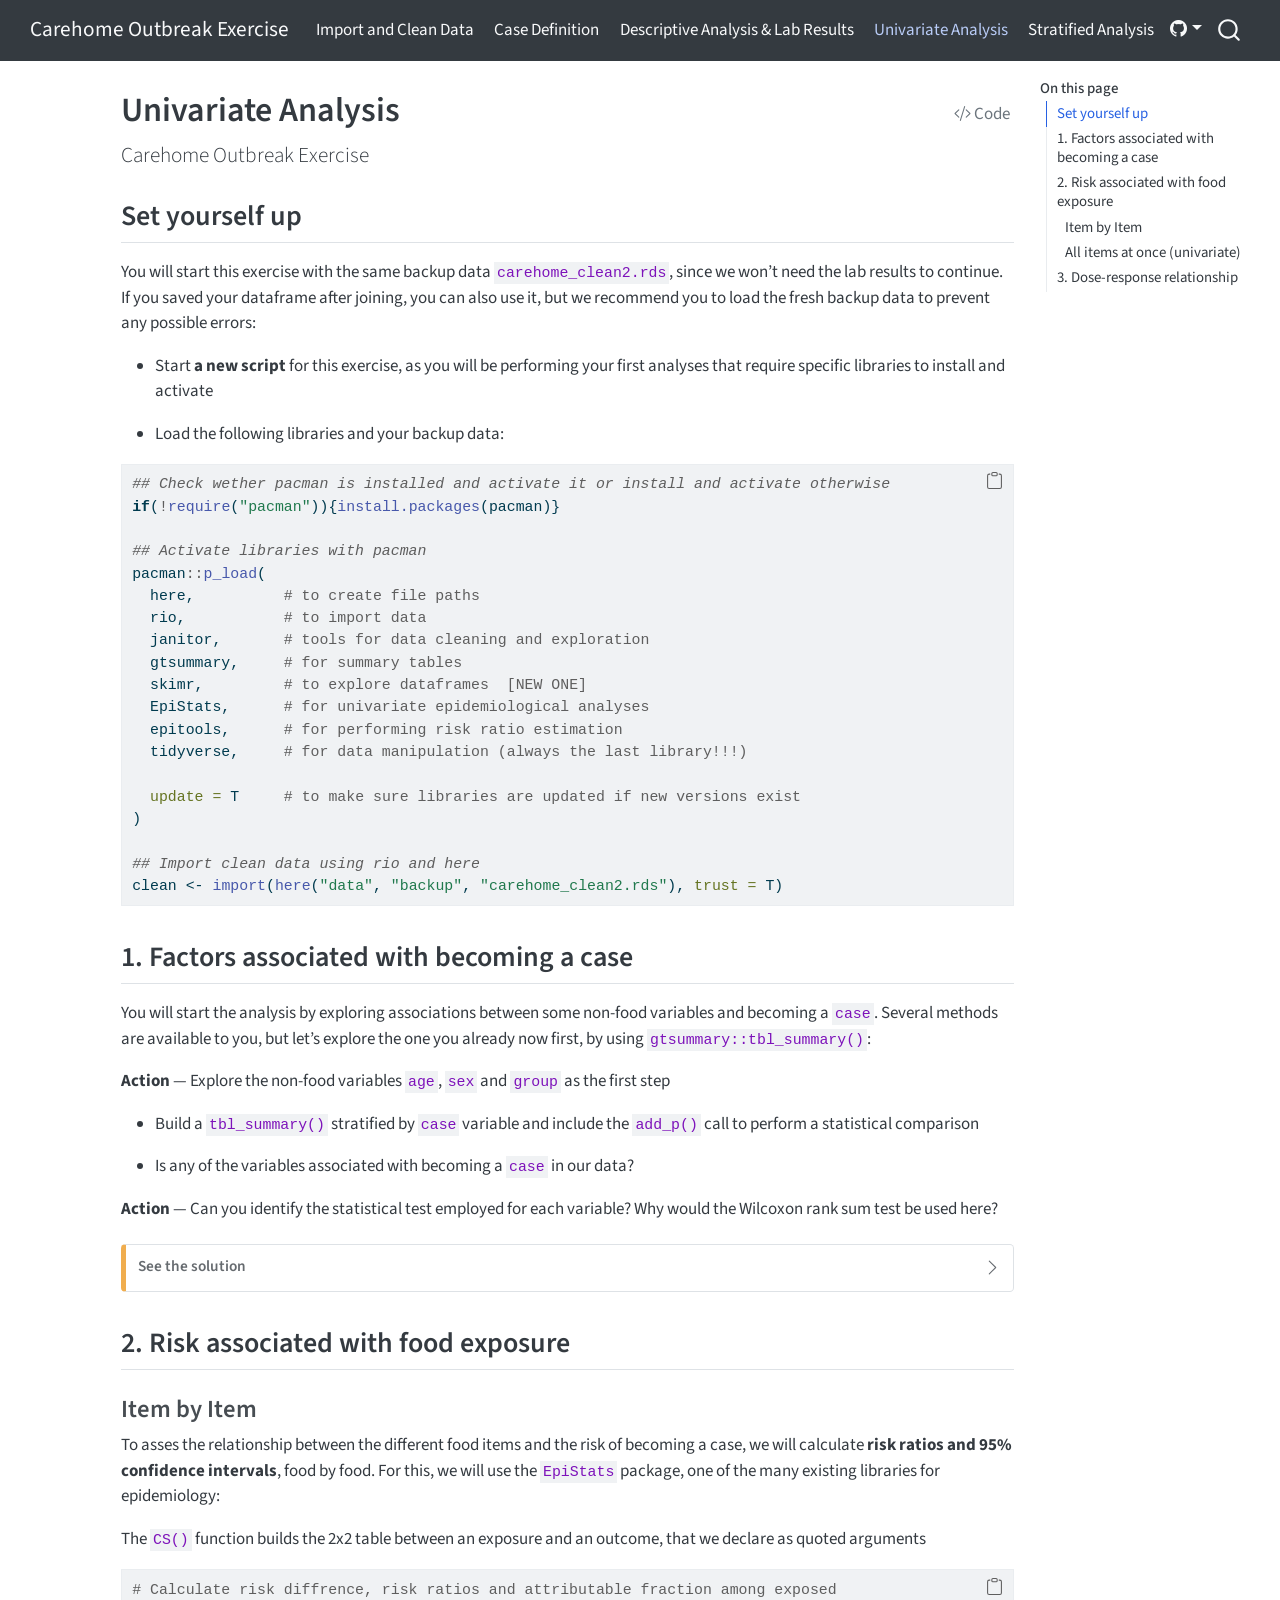
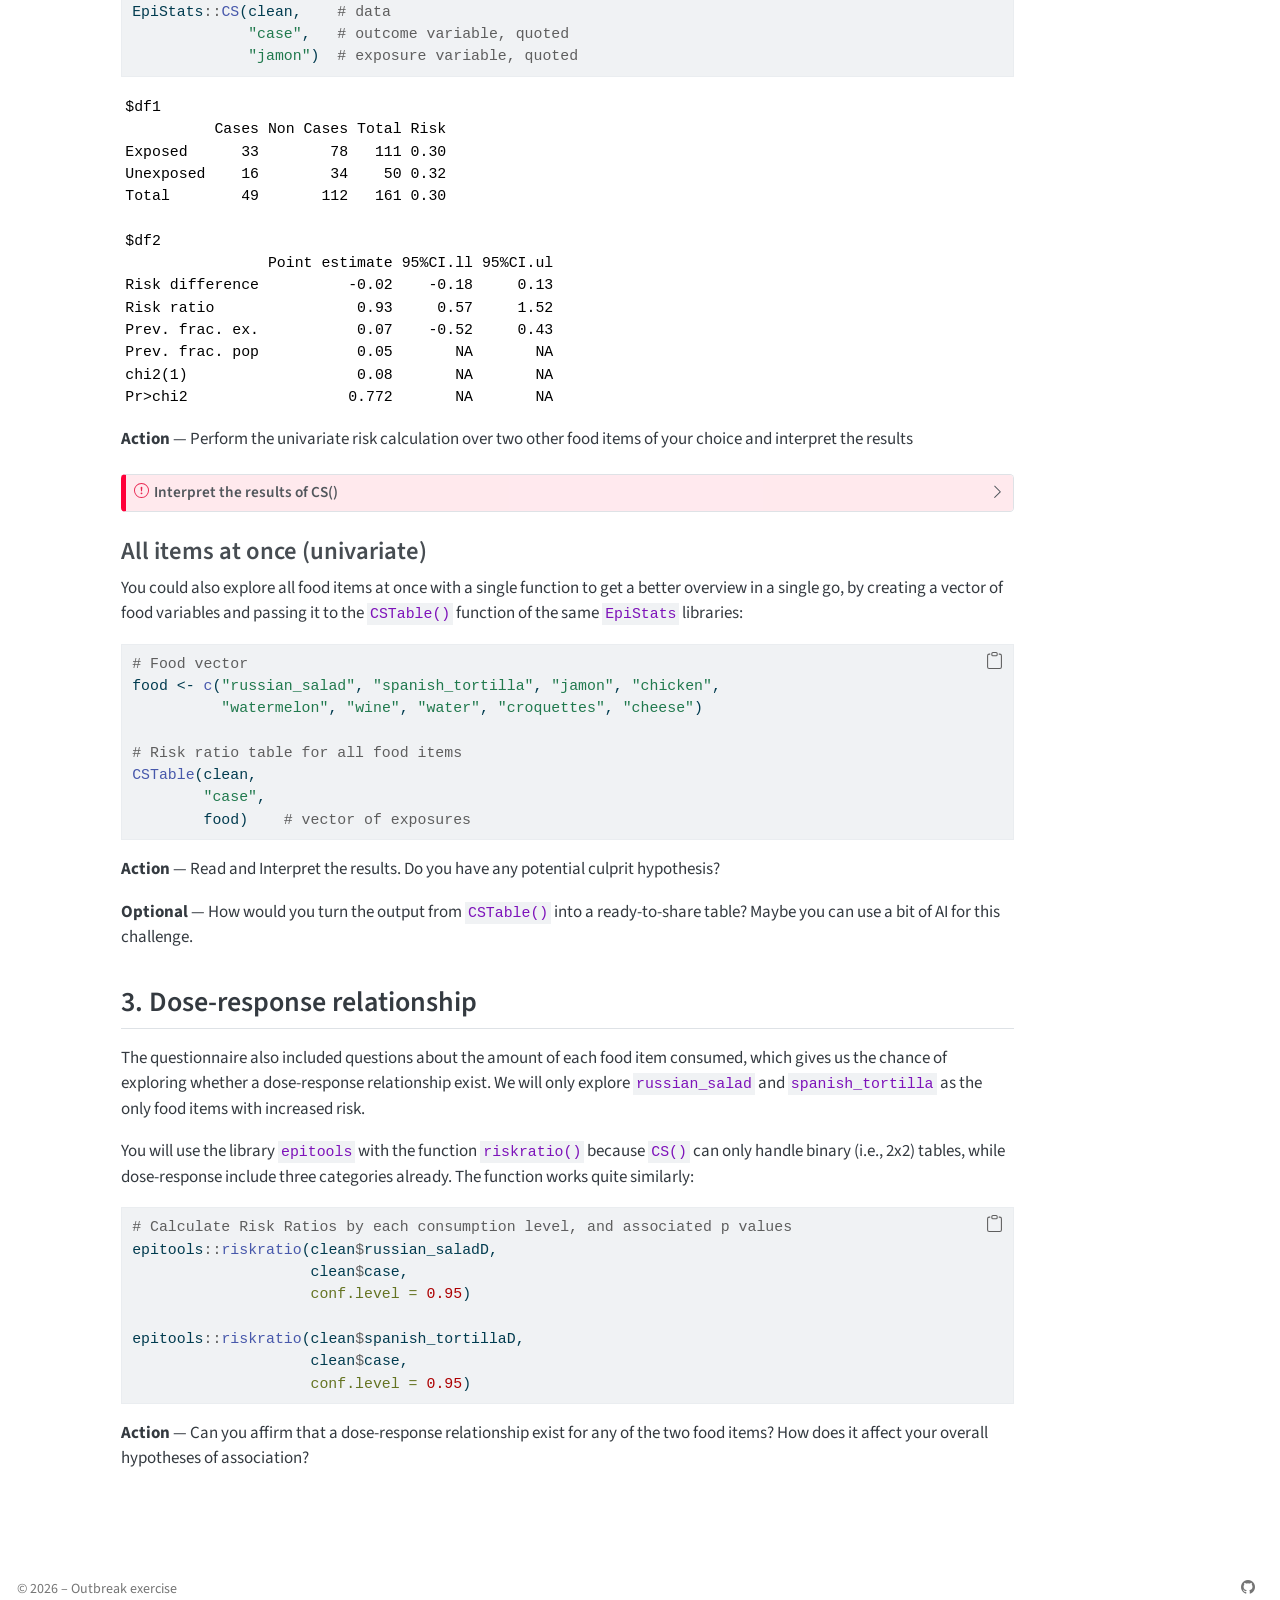
<file: docs/scripts/04_Univariate_Analyses.html>
<!DOCTYPE html>
<html xmlns="http://www.w3.org/1999/xhtml" lang="en" xml:lang="en"><head>

<meta charset="utf-8">
<meta name="generator" content="quarto-1.9.38">

<meta name="viewport" content="width=device-width, initial-scale=1.0, user-scalable=yes">


<title>Univariate Analysis – Carehome Outbreak Exercise</title>
<style>
/* Default styles provided by pandoc.
** See https://pandoc.org/MANUAL.html#variables-for-html for config info.
*/
code{white-space: pre-wrap;}
span.smallcaps{font-variant: small-caps;}
div.columns{display: flex; gap: min(4vw, 1.5em);}
div.column{flex: auto; overflow-x: auto;}
div.hanging-indent{margin-left: 1.5em; text-indent: -1.5em;}
ul.task-list{list-style: none;}
ul.task-list li input[type="checkbox"] {
  width: 0.8em;
  margin: 0 0.8em 0.2em -1em; /* quarto-specific, see https://github.com/quarto-dev/quarto-cli/issues/4556 */ 
  vertical-align: middle;
}
/* CSS for syntax highlighting */
html { -webkit-text-size-adjust: 100%; }
pre > code.sourceCode { white-space: pre; position: relative; }
pre > code.sourceCode > span { display: inline-block; line-height: 1.25; }
pre > code.sourceCode > span:empty { height: 1.2em; }
.sourceCode { overflow: visible; }
code.sourceCode > span { color: inherit; text-decoration: inherit; }
div.sourceCode { margin: 1em 0; }
pre.sourceCode { margin: 0; }
@media screen {
div.sourceCode { overflow: auto; }
}
@media print {
pre > code.sourceCode { white-space: pre-wrap; }
pre > code.sourceCode > span { text-indent: -5em; padding-left: 5em; }
}
pre.numberSource code
  { counter-reset: source-line 0; }
pre.numberSource code > span
  { position: relative; left: -4em; counter-increment: source-line; }
pre.numberSource code > span > a:first-child::before
  { content: counter(source-line);
    position: relative; left: -1em; text-align: right; vertical-align: baseline;
    border: none; display: inline-block;
    -webkit-touch-callout: none; -webkit-user-select: none;
    -khtml-user-select: none; -moz-user-select: none;
    -ms-user-select: none; user-select: none;
    padding: 0 4px; width: 4em;
  }
pre.numberSource { margin-left: 3em;  padding-left: 4px; }
div.sourceCode
  {   }
@media screen {
pre > code.sourceCode > span > a:first-child::before { text-decoration: underline; }
}
</style>


<script src="../site_libs/quarto-nav/quarto-nav.js"></script>
<script src="../site_libs/clipboard/clipboard.min.js"></script>
<script src="../site_libs/quarto-search/autocomplete.umd.js"></script>
<script src="../site_libs/quarto-search/fuse.min.js"></script>
<script src="../site_libs/quarto-search/quarto-search.js"></script>
<meta name="quarto:offset" content="../">
<script src="../site_libs/quarto-html/quarto.js" type="module"></script>
<script src="../site_libs/quarto-html/tabsets/tabsets.js" type="module"></script>
<script src="../site_libs/quarto-html/popper.min.js"></script>
<script src="../site_libs/quarto-html/tippy.umd.min.js"></script>
<script src="../site_libs/quarto-html/anchor.min.js"></script>
<link href="../site_libs/quarto-html/tippy.css" rel="stylesheet">
<link href="../site_libs/quarto-html/quarto-syntax-highlighting-15634bcf2e68342d4ad2dfa704d543f6.css" rel="stylesheet" id="quarto-text-highlighting-styles">
<script src="../site_libs/bootstrap/bootstrap.min.js"></script>
<link href="../site_libs/bootstrap/bootstrap-icons.css" rel="stylesheet">
<link href="../site_libs/bootstrap/bootstrap-d350471fdd200701c86e1e0117cb54d8.min.css" rel="stylesheet" append-hash="true" id="quarto-bootstrap" data-mode="light">
<script id="quarto-search-options" type="application/json">{
  "location": "navbar",
  "copy-button": false,
  "collapse-after": 3,
  "panel-placement": "end",
  "type": "overlay",
  "limit": 50,
  "keyboard-shortcut": [
    "f",
    "/",
    "s"
  ],
  "show-item-context": false,
  "language": {
    "search-no-results-text": "No results",
    "search-matching-documents-text": "matching documents",
    "search-copy-link-title": "Copy link to search",
    "search-hide-matches-text": "Hide additional matches",
    "search-more-match-text": "more match in this document",
    "search-more-matches-text": "more matches in this document",
    "search-clear-button-title": "Clear",
    "search-text-placeholder": "",
    "search-detached-cancel-button-title": "Cancel",
    "search-submit-button-title": "Submit",
    "search-label": "Search"
  }
}</script>


<link rel="stylesheet" href="../include/webex.css">
</head>

<body class="nav-fixed quarto-light">

<div id="quarto-search-results"></div>
  <header id="quarto-header" class="headroom fixed-top">
    <nav class="navbar navbar-expand-lg " data-bs-theme="dark">
      <div class="navbar-container container-fluid">
      <div class="navbar-brand-container mx-auto">
    <a class="navbar-brand" href="../index.html">
    <span class="navbar-title">Carehome Outbreak Exercise</span>
    </a>
  </div>
            <div id="quarto-search" class="" title="Search"></div>
          <button class="navbar-toggler" type="button" data-bs-toggle="collapse" data-bs-target="#navbarCollapse" aria-controls="navbarCollapse" role="menu" aria-expanded="false" aria-label="Toggle navigation" onclick="if (window.quartoToggleHeadroom) { window.quartoToggleHeadroom(); }">
  <span class="navbar-toggler-icon"></span>
</button>
          <div class="collapse navbar-collapse" id="navbarCollapse">
            <ul class="navbar-nav navbar-nav-scroll me-auto">
  <li class="nav-item">
    <a class="nav-link" href="../scripts/01_Import_Cleaning.html"> 
<span class="menu-text">Import and Clean Data</span></a>
  </li>  
  <li class="nav-item">
    <a class="nav-link" href="../scripts/02_Case_Definition.html"> 
<span class="menu-text">Case Definition</span></a>
  </li>  
  <li class="nav-item">
    <a class="nav-link" href="../scripts/03_Descriptive_LabResults.html"> 
<span class="menu-text">Descriptive Analysis &amp; Lab Results</span></a>
  </li>  
  <li class="nav-item">
    <a class="nav-link active" href="../scripts/04_Univariate_Analyses.html" aria-current="page"> 
<span class="menu-text">Univariate Analysis</span></a>
  </li>  
  <li class="nav-item">
    <a class="nav-link" href="../scripts/05_Stratified_Analyses.html"> 
<span class="menu-text">Stratified Analysis</span></a>
  </li>  
</ul>
          </div> <!-- /navcollapse -->
            <div class="quarto-navbar-tools">
    <div class="dropdown">
      <a href="" title="" id="quarto-navigation-tool-dropdown-0" class="quarto-navigation-tool dropdown-toggle px-1" data-bs-toggle="dropdown" aria-expanded="false" role="link" aria-label=""><i class="bi bi-github"></i></a>
      <ul class="dropdown-menu" aria-labelledby="quarto-navigation-tool-dropdown-0">
          <li>
            <a class="dropdown-item quarto-navbar-tools-item" href="https://github.com/EPIET/CareHomeOB_ICW3/tree/main">
            Source Code
            </a>
          </li>
          <li>
            <a class="dropdown-item quarto-navbar-tools-item" href="https://github.com/EPIET/CareHomeOB_ICW3/issues">
            Report an issue
            </a>
          </li>
      </ul>
    </div>
</div>
      </div> <!-- /container-fluid -->
    </nav>
</header>
<!-- content -->
<div id="quarto-content" class="quarto-container page-columns page-rows-contents page-layout-article page-navbar">
<!-- sidebar -->
<!-- margin-sidebar -->
    <div id="quarto-margin-sidebar" class="sidebar margin-sidebar">
        <nav id="TOC" role="doc-toc" class="toc-active" data-toc-expanded="99">
    <h2 id="toc-title">On this page</h2>
   
  <ul>
  <li><a href="#set-yourself-up" id="toc-set-yourself-up" class="nav-link active" data-scroll-target="#set-yourself-up">Set yourself up</a></li>
  <li><a href="#factors-associated-with-becoming-a-case" id="toc-factors-associated-with-becoming-a-case" class="nav-link" data-scroll-target="#factors-associated-with-becoming-a-case">1. Factors associated with becoming a case</a></li>
  <li><a href="#risk-associated-with-food-exposure" id="toc-risk-associated-with-food-exposure" class="nav-link" data-scroll-target="#risk-associated-with-food-exposure">2. Risk associated with food exposure</a>
  <ul class="collapse">
  <li><a href="#item-by-item" id="toc-item-by-item" class="nav-link" data-scroll-target="#item-by-item">Item by Item</a></li>
  <li><a href="#all-items-at-once-univariate" id="toc-all-items-at-once-univariate" class="nav-link" data-scroll-target="#all-items-at-once-univariate">All items at once (univariate)</a></li>
  </ul></li>
  <li><a href="#dose-response-relationship" id="toc-dose-response-relationship" class="nav-link" data-scroll-target="#dose-response-relationship">3. Dose-response relationship</a></li>
  </ul>
</nav>
    </div>
<!-- main -->
<main class="content" id="quarto-document-content">

<header id="title-block-header" class="quarto-title-block default">
<div class="quarto-title">
<div class="quarto-title-block"><div><h1 class="title">Univariate Analysis</h1><button type="button" class="btn code-tools-button" id="quarto-code-tools-source"><i class="bi"></i> Code</button></div></div>
<p class="subtitle lead">Carehome Outbreak Exercise</p>
</div>



<div class="quarto-title-meta">

    
  
    
  </div>
  


</header>


<section id="set-yourself-up" class="level2">
<h2 class="anchored" data-anchor-id="set-yourself-up">Set yourself up</h2>
<p>You will start this exercise with the same backup data <code>carehome_clean2.rds</code>, since we won’t need the lab results to continue. If you saved your dataframe after joining, you can also use it, but we recommend you to load the fresh backup data to prevent any possible errors:</p>
<ul>
<li><p>Start <strong>a new script</strong> for this exercise, as you will be performing your first analyses that require specific libraries to install and activate</p></li>
<li><p>Load the following libraries and your backup data:</p></li>
</ul>
<div class="code-copy-outer-scaffold"><div class="sourceCode" id="cb1"><pre class="sourceCode r code-with-copy"><code class="sourceCode r"><span id="cb1-1"><a href="#cb1-1" aria-hidden="true" tabindex="-1"></a><span class="do">## Check wether pacman is installed and activate it or install and activate otherwise</span></span>
<span id="cb1-2"><a href="#cb1-2" aria-hidden="true" tabindex="-1"></a><span class="cf">if</span>(<span class="sc">!</span><span class="fu">require</span>(<span class="st">"pacman"</span>)){<span class="fu">install.packages</span>(pacman)}</span>
<span id="cb1-3"><a href="#cb1-3" aria-hidden="true" tabindex="-1"></a></span>
<span id="cb1-4"><a href="#cb1-4" aria-hidden="true" tabindex="-1"></a><span class="do">## Activate libraries with pacman</span></span>
<span id="cb1-5"><a href="#cb1-5" aria-hidden="true" tabindex="-1"></a>pacman<span class="sc">::</span><span class="fu">p_load</span>(</span>
<span id="cb1-6"><a href="#cb1-6" aria-hidden="true" tabindex="-1"></a>  here,          <span class="co"># to create file paths</span></span>
<span id="cb1-7"><a href="#cb1-7" aria-hidden="true" tabindex="-1"></a>  rio,           <span class="co"># to import data</span></span>
<span id="cb1-8"><a href="#cb1-8" aria-hidden="true" tabindex="-1"></a>  janitor,       <span class="co"># tools for data cleaning and exploration</span></span>
<span id="cb1-9"><a href="#cb1-9" aria-hidden="true" tabindex="-1"></a>  gtsummary,     <span class="co"># for summary tables</span></span>
<span id="cb1-10"><a href="#cb1-10" aria-hidden="true" tabindex="-1"></a>  skimr,         <span class="co"># to explore dataframes  [NEW ONE]</span></span>
<span id="cb1-11"><a href="#cb1-11" aria-hidden="true" tabindex="-1"></a>  EpiStats,      <span class="co"># for univariate epidemiological analyses</span></span>
<span id="cb1-12"><a href="#cb1-12" aria-hidden="true" tabindex="-1"></a>  epitools,      <span class="co"># for performing risk ratio estimation</span></span>
<span id="cb1-13"><a href="#cb1-13" aria-hidden="true" tabindex="-1"></a>  tidyverse,     <span class="co"># for data manipulation (always the last library!!!)</span></span>
<span id="cb1-14"><a href="#cb1-14" aria-hidden="true" tabindex="-1"></a>  </span>
<span id="cb1-15"><a href="#cb1-15" aria-hidden="true" tabindex="-1"></a>  <span class="at">update =</span> T     <span class="co"># to make sure libraries are updated if new versions exist</span></span>
<span id="cb1-16"><a href="#cb1-16" aria-hidden="true" tabindex="-1"></a>)</span>
<span id="cb1-17"><a href="#cb1-17" aria-hidden="true" tabindex="-1"></a></span>
<span id="cb1-18"><a href="#cb1-18" aria-hidden="true" tabindex="-1"></a><span class="do">## Import clean data using rio and here</span></span>
<span id="cb1-19"><a href="#cb1-19" aria-hidden="true" tabindex="-1"></a>clean <span class="ot">&lt;-</span> <span class="fu">import</span>(<span class="fu">here</span>(<span class="st">"data"</span>, <span class="st">"backup"</span>, <span class="st">"carehome_clean2.rds"</span>), <span class="at">trust =</span> T)</span></code></pre></div><button title="Copy to Clipboard" class="code-copy-button"><i class="bi"></i></button></div>
</section>
<section id="factors-associated-with-becoming-a-case" class="level2">
<h2 class="anchored" data-anchor-id="factors-associated-with-becoming-a-case">1. Factors associated with becoming a case</h2>
<p>You will start the analysis by exploring associations between some non-food variables and becoming a <code>case</code>. Several methods are available to you, but let’s explore the one you already now first, by using <code>gtsummary::tbl_summary()</code>:</p>
<p><strong>Action</strong> — Explore the non-food variables <code>age</code>, <code>sex</code> and <code>group</code> as the first step</p>
<ul>
<li><p>Build a <code>tbl_summary()</code> stratified by <code>case</code> variable and include the <code>add_p()</code> call to perform a statistical comparison</p></li>
<li><p>Is any of the variables associated with becoming a <code>case</code> in our data?</p></li>
</ul>
<p><strong>Action</strong> — Can you identify the statistical test employed for each variable? Why would the Wilcoxon rank sum test be used here?</p>
<div class="callout callout-style-simple callout-caution no-icon callout-titled">
<div class="callout-header d-flex align-content-center collapsed" data-bs-toggle="collapse" data-bs-target=".callout-1-contents" aria-controls="callout-1" aria-expanded="false" aria-label="Toggle callout">
<div class="callout-icon-container">
<i class="callout-icon no-icon"></i>
</div>
<div class="callout-title-container flex-fill">
<span class="screen-reader-only">Caution</span>See the solution
</div>
<div class="callout-btn-toggle d-inline-block border-0 py-1 ps-1 pe-0 float-end"><i class="callout-toggle"></i></div>
</div>
<div id="callout-1" class="callout-1-contents callout-collapse collapse">
<div class="callout-body-container callout-body">
<div class="code-copy-outer-scaffold"><div class="sourceCode" id="cb2"><pre class="sourceCode r code-with-copy"><code class="sourceCode r"><span id="cb2-1"><a href="#cb2-1" aria-hidden="true" tabindex="-1"></a><span class="co"># Perform statistical comparisson table using tbl_summary()</span></span>
<span id="cb2-2"><a href="#cb2-2" aria-hidden="true" tabindex="-1"></a>exp_agesexgroup_table <span class="ot">&lt;-</span> clean <span class="sc">%&gt;%</span> </span>
<span id="cb2-3"><a href="#cb2-3" aria-hidden="true" tabindex="-1"></a>  <span class="fu">select</span>(case, age, sex, group) <span class="sc">%&gt;%</span>   <span class="co"># variables of interest only</span></span>
<span id="cb2-4"><a href="#cb2-4" aria-hidden="true" tabindex="-1"></a>  <span class="fu">mutate</span>(<span class="at">case =</span> <span class="fu">recode_values</span>(</span>
<span id="cb2-5"><a href="#cb2-5" aria-hidden="true" tabindex="-1"></a>  case,</span>
<span id="cb2-6"><a href="#cb2-6" aria-hidden="true" tabindex="-1"></a>  <span class="dv">0</span> <span class="sc">~</span> <span class="st">"Non-case"</span>,</span>
<span id="cb2-7"><a href="#cb2-7" aria-hidden="true" tabindex="-1"></a>  <span class="dv">1</span> <span class="sc">~</span> <span class="st">"Case"</span>)) <span class="sc">%&gt;%</span> </span>
<span id="cb2-8"><a href="#cb2-8" aria-hidden="true" tabindex="-1"></a>  <span class="fu">tbl_summary</span>(<span class="at">by =</span> case) <span class="sc">%&gt;%</span>          <span class="co"># stratifying variable</span></span>
<span id="cb2-9"><a href="#cb2-9" aria-hidden="true" tabindex="-1"></a>  <span class="fu">add_p</span>() <span class="sc">%&gt;%</span>                         <span class="co"># perform statistical comparison</span></span>
<span id="cb2-10"><a href="#cb2-10" aria-hidden="true" tabindex="-1"></a>  <span class="fu">bold_labels</span>()                       <span class="co"># add some visuals</span></span>
<span id="cb2-11"><a href="#cb2-11" aria-hidden="true" tabindex="-1"></a></span>
<span id="cb2-12"><a href="#cb2-12" aria-hidden="true" tabindex="-1"></a><span class="co"># see table</span></span>
<span id="cb2-13"><a href="#cb2-13" aria-hidden="true" tabindex="-1"></a>exp_agesexgroup_table</span></code></pre></div><button title="Copy to Clipboard" class="code-copy-button"><i class="bi"></i></button></div>
<p>The Wilcoxon test was decided by <code>tbl_summary()</code> as it identified <code>age</code> to be non-normally distributed. You can also check it yourself with base r functions:</p>
<div class="code-copy-outer-scaffold"><div class="sourceCode" id="cb3"><pre class="sourceCode r code-with-copy"><code class="sourceCode r"><span id="cb3-1"><a href="#cb3-1" aria-hidden="true" tabindex="-1"></a><span class="co"># Check if age overall follows a normal distribution:</span></span>
<span id="cb3-2"><a href="#cb3-2" aria-hidden="true" tabindex="-1"></a><span class="fu">shapiro.test</span>(clean<span class="sc">$</span>age)</span>
<span id="cb3-3"><a href="#cb3-3" aria-hidden="true" tabindex="-1"></a></span>
<span id="cb3-4"><a href="#cb3-4" aria-hidden="true" tabindex="-1"></a><span class="co"># Perform Wilcoxon rank sum test on age and sex:</span></span>
<span id="cb3-5"><a href="#cb3-5" aria-hidden="true" tabindex="-1"></a><span class="fu">wilcox.test</span>(age <span class="sc">~</span> case, <span class="at">data =</span> clean)</span>
<span id="cb3-6"><a href="#cb3-6" aria-hidden="true" tabindex="-1"></a></span>
<span id="cb3-7"><a href="#cb3-7" aria-hidden="true" tabindex="-1"></a><span class="co"># Chi square test by hand, for demosntration</span></span>
<span id="cb3-8"><a href="#cb3-8" aria-hidden="true" tabindex="-1"></a><span class="fu">chisq.test</span>(clean<span class="sc">$</span>sex, clean<span class="sc">$</span>case)</span>
<span id="cb3-9"><a href="#cb3-9" aria-hidden="true" tabindex="-1"></a><span class="fu">chisq.test</span>(clean<span class="sc">$</span>group, clean<span class="sc">$</span>case)</span></code></pre></div><button title="Copy to Clipboard" class="code-copy-button"><i class="bi"></i></button></div>
<p><strong>Conclusion</strong>: <code>age</code>, <code>sex</code> and <code>group</code> were not significantly associated with becoming a case, i.e., we have not enough evidence to conclude that there was some differentiated exposure or behavior between attendees based on these characteristics. This can be interpreted like: they were all exposed to the same food items and showed no preference based on their age, sex or group</p>
</div>
</div>
</div>
</section>
<section id="risk-associated-with-food-exposure" class="level2">
<h2 class="anchored" data-anchor-id="risk-associated-with-food-exposure">2. Risk associated with food exposure</h2>
<section id="item-by-item" class="level3">
<h3 class="anchored" data-anchor-id="item-by-item">Item by Item</h3>
<p>To asses the relationship between the different food items and the risk of becoming a case, we will calculate <strong>risk ratios and 95% confidence intervals</strong>, food by food. For this, we will use the <code>EpiStats</code> package, one of the many existing libraries for epidemiology:</p>
<p>The <code>CS()</code> function builds the 2x2 table between an exposure and an outcome, that we declare as quoted arguments</p>
<div class="cell">
<div class="code-copy-outer-scaffold"><div class="sourceCode cell-code" id="cb4"><pre class="sourceCode r code-with-copy"><code class="sourceCode r"><span id="cb4-1"><a href="#cb4-1" aria-hidden="true" tabindex="-1"></a><span class="co"># Calculate risk diffrence, risk ratios and attributable fraction among exposed</span></span>
<span id="cb4-2"><a href="#cb4-2" aria-hidden="true" tabindex="-1"></a>EpiStats<span class="sc">::</span><span class="fu">CS</span>(clean,    <span class="co"># data</span></span>
<span id="cb4-3"><a href="#cb4-3" aria-hidden="true" tabindex="-1"></a>             <span class="st">"case"</span>,   <span class="co"># outcome variable, quoted</span></span>
<span id="cb4-4"><a href="#cb4-4" aria-hidden="true" tabindex="-1"></a>             <span class="st">"jamon"</span>)  <span class="co"># exposure variable, quoted</span></span></code></pre></div><button title="Copy to Clipboard" class="code-copy-button"><i class="bi"></i></button></div>
<div class="cell-output cell-output-stdout">
<pre><code>$df1
          Cases Non Cases Total Risk
Exposed      33        78   111 0.30
Unexposed    16        34    50 0.32
Total        49       112   161 0.30

$df2
                Point estimate 95%CI.ll 95%CI.ul
Risk difference          -0.02    -0.18     0.13
Risk ratio                0.93     0.57     1.52
Prev. frac. ex.           0.07    -0.52     0.43
Prev. frac. pop           0.05       NA       NA
chi2(1)                   0.08       NA       NA
Pr&gt;chi2                  0.772       NA       NA</code></pre>
</div>
</div>
<p><strong>Action</strong> — Perform the univariate risk calculation over two other food items of your choice and interpret the results</p>
<div class="callout callout-style-default callout-important callout-titled">
<div class="callout-header d-flex align-content-center collapsed" data-bs-toggle="collapse" data-bs-target=".callout-2-contents" aria-controls="callout-2" aria-expanded="false" aria-label="Toggle callout">
<div class="callout-icon-container">
<i class="callout-icon"></i>
</div>
<div class="callout-title-container flex-fill">
<span class="screen-reader-only">Important</span>Interpret the results of CS()
</div>
<div class="callout-btn-toggle d-inline-block border-0 py-1 ps-1 pe-0 float-end"><i class="callout-toggle"></i></div>
</div>
<div id="callout-2" class="callout-2-contents callout-collapse collapse">
<div class="callout-body-container callout-body">
<p>The outputs of <code>CS()</code>consist on two tables called $df1 and $df2 when printed in the console.</p>
<p>The first one is the 2x2 contingency table with exposed-unexposed and cases-non cases and the overall risk in each strata. For <code>jamon</code>, the risk of becoming a case was 30% for those who ate it, and 32% for those who didn’t.</p>
<p>The second table contain different risk estimators together with their 95% confidence interval:</p>
<ul>
<li><p><strong>Risk difference:</strong> is the crude difference between the risk of becoming a case in the exposed and the unexposed.</p></li>
<li><p><strong>Risk ratio:</strong> relative measure of how higher or lower the risk among one group compared with the other.</p></li>
<li><p><strong>Attributable fraction</strong> among the exposed and the population: proportion of the cases that can be explained with eating jamon.</p></li>
</ul>
<p>We cannot establish the existence of an association between eating jamon and becoming a case.</p>
</div>
</div>
</div>
</section>
<section id="all-items-at-once-univariate" class="level3">
<h3 class="anchored" data-anchor-id="all-items-at-once-univariate">All items at once (univariate)</h3>
<p>You could also explore all food items at once with a single function to get a better overview in a single go, by creating a vector of food variables and passing it to the <code>CSTable()</code> function of the same <code>EpiStats</code> libraries:</p>
<div class="code-copy-outer-scaffold"><div class="sourceCode" id="cb6"><pre class="sourceCode r code-with-copy"><code class="sourceCode r"><span id="cb6-1"><a href="#cb6-1" aria-hidden="true" tabindex="-1"></a><span class="co"># Food vector</span></span>
<span id="cb6-2"><a href="#cb6-2" aria-hidden="true" tabindex="-1"></a>food <span class="ot">&lt;-</span> <span class="fu">c</span>(<span class="st">"russian_salad"</span>, <span class="st">"spanish_tortilla"</span>, <span class="st">"jamon"</span>, <span class="st">"chicken"</span>,</span>
<span id="cb6-3"><a href="#cb6-3" aria-hidden="true" tabindex="-1"></a>          <span class="st">"watermelon"</span>, <span class="st">"wine"</span>, <span class="st">"water"</span>, <span class="st">"croquettes"</span>, <span class="st">"cheese"</span>)</span>
<span id="cb6-4"><a href="#cb6-4" aria-hidden="true" tabindex="-1"></a></span>
<span id="cb6-5"><a href="#cb6-5" aria-hidden="true" tabindex="-1"></a><span class="co"># Risk ratio table for all food items</span></span>
<span id="cb6-6"><a href="#cb6-6" aria-hidden="true" tabindex="-1"></a><span class="fu">CSTable</span>(clean, </span>
<span id="cb6-7"><a href="#cb6-7" aria-hidden="true" tabindex="-1"></a>        <span class="st">"case"</span>, </span>
<span id="cb6-8"><a href="#cb6-8" aria-hidden="true" tabindex="-1"></a>        food)    <span class="co"># vector of exposures</span></span></code></pre></div><button title="Copy to Clipboard" class="code-copy-button"><i class="bi"></i></button></div>
<p><strong>Action</strong> — Read and Interpret the results. Do you have any potential culprit hypothesis?</p>
<p><strong>Optional</strong> — How would you turn the output from <code>CSTable()</code> into a ready-to-share table? Maybe you can use a bit of AI for this challenge.</p>
</section>
</section>
<section id="dose-response-relationship" class="level2">
<h2 class="anchored" data-anchor-id="dose-response-relationship">3. Dose-response relationship</h2>
<p>The questionnaire also included questions about the amount of each food item consumed, which gives us the chance of exploring whether a dose-response relationship exist. We will only explore <code>russian_salad</code> and <code>spanish_tortilla</code> as the only food items with increased risk.</p>
<p>You will use the library <code>epitools</code> with the function <code>riskratio()</code> because <code>CS()</code> can only handle binary (i.e., 2x2) tables, while dose-response include three categories already. The function works quite similarly:</p>
<div class="code-copy-outer-scaffold"><div class="sourceCode" id="cb7"><pre class="sourceCode r code-with-copy"><code class="sourceCode r"><span id="cb7-1"><a href="#cb7-1" aria-hidden="true" tabindex="-1"></a><span class="co"># Calculate Risk Ratios by each consumption level, and associated p values</span></span>
<span id="cb7-2"><a href="#cb7-2" aria-hidden="true" tabindex="-1"></a>epitools<span class="sc">::</span><span class="fu">riskratio</span>(clean<span class="sc">$</span>russian_saladD,                     </span>
<span id="cb7-3"><a href="#cb7-3" aria-hidden="true" tabindex="-1"></a>                    clean<span class="sc">$</span>case,                     </span>
<span id="cb7-4"><a href="#cb7-4" aria-hidden="true" tabindex="-1"></a>                    <span class="at">conf.level =</span> <span class="fl">0.95</span>)</span>
<span id="cb7-5"><a href="#cb7-5" aria-hidden="true" tabindex="-1"></a></span>
<span id="cb7-6"><a href="#cb7-6" aria-hidden="true" tabindex="-1"></a>epitools<span class="sc">::</span><span class="fu">riskratio</span>(clean<span class="sc">$</span>spanish_tortillaD,                     </span>
<span id="cb7-7"><a href="#cb7-7" aria-hidden="true" tabindex="-1"></a>                    clean<span class="sc">$</span>case,                     </span>
<span id="cb7-8"><a href="#cb7-8" aria-hidden="true" tabindex="-1"></a>                    <span class="at">conf.level =</span> <span class="fl">0.95</span>)</span></code></pre></div><button title="Copy to Clipboard" class="code-copy-button"><i class="bi"></i></button></div>
<p><strong>Action</strong> — Can you affirm that a dose-response relationship exist for any of the two food items? How does it affect your overall hypotheses of association?</p>


<!-- -->

</section>

</main> <!-- /main -->
<script>

/* update total correct if #webex-total_correct exists */
update_total_correct = function() {
  console.log("webex: update total_correct");

  var t = document.getElementsByClassName("webex-total_correct");
  for (var i = 0; i < t.length; i++) {
    p = t[i].parentElement;
    var correct = p.getElementsByClassName("webex-correct").length;
    var solvemes = p.getElementsByClassName("webex-solveme").length;
    var radiogroups = p.getElementsByClassName("webex-radiogroup").length;
    var selects = p.getElementsByClassName("webex-select").length;

    t[i].innerHTML = correct + " of " + (solvemes + radiogroups + selects) + " correct";
  }
}

/* webex-solution button toggling function */
b_func = function() {
  console.log("webex: toggle hide");

  var cl = this.parentElement.classList;
  if (cl.contains('open')) {
    cl.remove("open");
  } else {
    cl.add("open");
  }
}

/* check answers */
check_func = function() {
  console.log("webex: check answers");

  var cl = this.parentElement.classList;
  if (cl.contains('unchecked')) {
    cl.remove("unchecked");
    this.innerHTML = "Hide Answers";
  } else {
    cl.add("unchecked");
    this.innerHTML = "Show Answers";
  }
}

/* function for checking solveme answers */
solveme_func = function(e) {
  console.log("webex: check solveme");

  var real_answers = JSON.parse(this.dataset.answer);
  var my_answer = this.value;
  var cl = this.classList;
  if (cl.contains("ignorecase")) {
    my_answer = my_answer.toLowerCase();
  }
  if (cl.contains("nospaces")) {
    my_answer = my_answer.replace(/ /g, "")
  }

  if (my_answer == "") {
    cl.remove("webex-correct");
    cl.remove("webex-incorrect");
  } else if (real_answers.includes(my_answer)) {
    cl.add("webex-correct");
    cl.remove("webex-incorrect");
  } else {
    cl.add("webex-incorrect");
    cl.remove("webex-correct");
  }

  // match numeric answers within a specified tolerance
  if(this.dataset.tol > 0){
    var tol = JSON.parse(this.dataset.tol);
    var matches = real_answers.map(x => Math.abs(x - my_answer) < tol)
    if (matches.reduce((a, b) => a + b, 0) > 0) {
      cl.add("webex-correct");
    } else {
      cl.remove("webex-correct");
    }
  }

  // added regex bit
  if (cl.contains("regex")){
    answer_regex = RegExp(real_answers.join("|"))
    if (answer_regex.test(my_answer)) {
      cl.add("webex-correct");
    }
  }

  update_total_correct();
}

/* function for checking select answers */
select_func = function(e) {
  console.log("webex: check select");

  var cl = this.classList

  /* add style */
  cl.remove("webex-incorrect");
  cl.remove("webex-correct");
  if (this.value == "answer") {
    cl.add("webex-correct");
  } else if (this.value != "blank") {
    cl.add("webex-incorrect");
  }

  update_total_correct();
}

/* function for checking radiogroups answers */
radiogroups_func = function(e) {
  console.log("webex: check radiogroups");

  var checked_button = document.querySelector('input[name=' + this.id + ']:checked');
  var cl = checked_button.parentElement.classList;
  var labels = checked_button.parentElement.parentElement.children;

  /* get rid of styles */
  for (i = 0; i < labels.length; i++) {
    labels[i].classList.remove("webex-incorrect");
    labels[i].classList.remove("webex-correct");
  }

  /* add style */
  if (checked_button.value == "answer") {
    cl.add("webex-correct");
  } else {
    cl.add("webex-incorrect");
  }

  update_total_correct();
}

window.onload = function() {
  console.log("webex onload");
  /* set up solution buttons */
  var buttons = document.getElementsByTagName("button");

  for (var i = 0; i < buttons.length; i++) {
    if (buttons[i].parentElement.classList.contains('webex-solution')) {
      buttons[i].onclick = b_func;
    }
  }

  var check_sections = document.getElementsByClassName("webex-check");
  console.log("check:", check_sections.length);
  for (var i = 0; i < check_sections.length; i++) {
    check_sections[i].classList.add("unchecked");

    let btn = document.createElement("button");
    btn.innerHTML = "Show Answers";
    btn.classList.add("webex-check-button");
    btn.onclick = check_func;
    check_sections[i].appendChild(btn);

    let spn = document.createElement("span");
    spn.classList.add("webex-total_correct");
    check_sections[i].appendChild(spn);
  }

  /* set up webex-solveme inputs */
  var solveme = document.getElementsByClassName("webex-solveme");

  for (var i = 0; i < solveme.length; i++) {
    /* make sure input boxes don't auto-anything */
    solveme[i].setAttribute("autocomplete","off");
    solveme[i].setAttribute("autocorrect", "off");
    solveme[i].setAttribute("autocapitalize", "off");
    solveme[i].setAttribute("spellcheck", "false");
    solveme[i].value = "";

    /* adjust answer for ignorecase or nospaces */
    var cl = solveme[i].classList;
    var real_answer = solveme[i].dataset.answer;
    if (cl.contains("ignorecase")) {
      real_answer = real_answer.toLowerCase();
    }
    if (cl.contains("nospaces")) {
      real_answer = real_answer.replace(/ /g, "");
    }
    solveme[i].dataset.answer = real_answer;

    /* attach checking function */
    solveme[i].onkeyup = solveme_func;
    solveme[i].onchange = solveme_func;

    solveme[i].insertAdjacentHTML("afterend", " <span class='webex-icon'></span>")
  }

  /* set up radiogroups */
  var radiogroups = document.getElementsByClassName("webex-radiogroup");
  for (var i = 0; i < radiogroups.length; i++) {
    radiogroups[i].onchange = radiogroups_func;
  }

  /* set up selects */
  var selects = document.getElementsByClassName("webex-select");
  for (var i = 0; i < selects.length; i++) {
    selects[i].onchange = select_func;
    selects[i].insertAdjacentHTML("afterend", " <span class='webex-icon'></span>")
  }

  update_total_correct();
}

</script>
<script id="quarto-html-after-body" type="application/javascript">
  window.document.addEventListener("DOMContentLoaded", function (event) {
    const icon = "";
    const anchorJS = new window.AnchorJS();
    anchorJS.options = {
      placement: 'right',
      icon: icon
    };
    anchorJS.add('.anchored');
    const isCodeAnnotation = (el) => {
      for (const clz of el.classList) {
        if (clz.startsWith('code-annotation-')) {                     
          return true;
        }
      }
      return false;
    }
    const onCopySuccess = function(e) {
      // button target
      const button = e.trigger;
      // don't keep focus
      button.blur();
      // flash "checked"
      button.classList.add('code-copy-button-checked');
      var currentTitle = button.getAttribute("title");
      button.setAttribute("title", "Copied!");
      let tooltip;
      if (window.bootstrap) {
        button.setAttribute("data-bs-toggle", "tooltip");
        button.setAttribute("data-bs-placement", "left");
        button.setAttribute("data-bs-title", "Copied!");
        tooltip = new bootstrap.Tooltip(button, 
          { trigger: "manual", 
            customClass: "code-copy-button-tooltip",
            offset: [0, -8]});
        tooltip.show();    
      }
      setTimeout(function() {
        if (tooltip) {
          tooltip.hide();
          button.removeAttribute("data-bs-title");
          button.removeAttribute("data-bs-toggle");
          button.removeAttribute("data-bs-placement");
        }
        button.setAttribute("title", currentTitle);
        button.classList.remove('code-copy-button-checked');
      }, 1000);
      // clear code selection
      e.clearSelection();
    }
    const getTextToCopy = function(trigger) {
      const outerScaffold = trigger.parentElement.cloneNode(true);
      const codeEl = outerScaffold.querySelector('code');
      for (const childEl of codeEl.children) {
        if (isCodeAnnotation(childEl)) {
          childEl.remove();
        }
      }
      return codeEl.innerText;
    }
    const clipboard = new window.ClipboardJS('.code-copy-button:not([data-in-quarto-modal])', {
      text: getTextToCopy
    });
    clipboard.on('success', onCopySuccess);
    if (window.document.getElementById('quarto-embedded-source-code-modal')) {
      const clipboardModal = new window.ClipboardJS('.code-copy-button[data-in-quarto-modal]', {
        text: getTextToCopy,
        container: window.document.getElementById('quarto-embedded-source-code-modal')
      });
      clipboardModal.on('success', onCopySuccess);
    }
    const viewSource = window.document.getElementById('quarto-view-source') ||
                       window.document.getElementById('quarto-code-tools-source');
    if (viewSource) {
      const sourceUrl = viewSource.getAttribute("data-quarto-source-url");
      viewSource.addEventListener("click", function(e) {
        if (sourceUrl) {
          // rstudio viewer pane
          if (/\bcapabilities=\b/.test(window.location)) {
            window.open(sourceUrl);
          } else {
            window.location.href = sourceUrl;
          }
        } else {
          const modal = new bootstrap.Modal(document.getElementById('quarto-embedded-source-code-modal'));
          modal.show();
        }
        return false;
      });
    }
    function toggleCodeHandler(show) {
      return function(e) {
        const detailsSrc = window.document.querySelectorAll(".cell > details > .sourceCode");
        for (let i=0; i<detailsSrc.length; i++) {
          const details = detailsSrc[i].parentElement;
          if (show) {
            details.open = true;
          } else {
            details.removeAttribute("open");
          }
        }
        const cellCodeDivs = window.document.querySelectorAll(".cell > .sourceCode");
        const fromCls = show ? "hidden" : "unhidden";
        const toCls = show ? "unhidden" : "hidden";
        for (let i=0; i<cellCodeDivs.length; i++) {
          const codeDiv = cellCodeDivs[i];
          if (codeDiv.classList.contains(fromCls)) {
            codeDiv.classList.remove(fromCls);
            codeDiv.classList.add(toCls);
          } 
        }
        return false;
      }
    }
    const hideAllCode = window.document.getElementById("quarto-hide-all-code");
    if (hideAllCode) {
      hideAllCode.addEventListener("click", toggleCodeHandler(false));
    }
    const showAllCode = window.document.getElementById("quarto-show-all-code");
    if (showAllCode) {
      showAllCode.addEventListener("click", toggleCodeHandler(true));
    }
      var localhostRegex = new RegExp(/^(?:http|https):\/\/localhost\:?[0-9]*\//);
      var mailtoRegex = new RegExp(/^mailto:/);
        var filterRegex = new RegExp('/' + window.location.host + '/');
      var isInternal = (href) => {
          return filterRegex.test(href) || localhostRegex.test(href) || mailtoRegex.test(href);
      }
      // Inspect non-navigation links and adorn them if external
     var links = window.document.querySelectorAll('a[href]:not(.nav-link):not(.navbar-brand):not(.toc-action):not(.sidebar-link):not(.sidebar-item-toggle):not(.pagination-link):not(.no-external):not([aria-hidden]):not(.dropdown-item):not(.quarto-navigation-tool):not(.about-link)');
      for (var i=0; i<links.length; i++) {
        const link = links[i];
        if (!isInternal(link.href)) {
          // undo the damage that might have been done by quarto-nav.js in the case of
          // links that we want to consider external
          if (link.dataset.originalHref !== undefined) {
            link.href = link.dataset.originalHref;
          }
            // target, if specified
            link.setAttribute("target", "_blank");
            if (link.getAttribute("rel") === null) {
              link.setAttribute("rel", "noopener");
            }
        }
      }
    function tippyHover(el, contentFn, onTriggerFn, onUntriggerFn) {
      const config = {
        allowHTML: true,
        maxWidth: 500,
        delay: 100,
        arrow: false,
        appendTo: function(el) {
            return el.parentElement;
        },
        interactive: true,
        interactiveBorder: 10,
        theme: 'quarto',
        placement: 'bottom-start',
      };
      if (contentFn) {
        config.content = contentFn;
      }
      if (onTriggerFn) {
        config.onTrigger = onTriggerFn;
      }
      if (onUntriggerFn) {
        config.onUntrigger = onUntriggerFn;
      }
      window.tippy(el, config); 
    }
    const noterefs = window.document.querySelectorAll('a[role="doc-noteref"]');
    for (var i=0; i<noterefs.length; i++) {
      const ref = noterefs[i];
      tippyHover(ref, function() {
        // use id or data attribute instead here
        let href = ref.getAttribute('data-footnote-href') || ref.getAttribute('href');
        try { href = new URL(href).hash; } catch {}
        const id = href.replace(/^#\/?/, "");
        const note = window.document.getElementById(id);
        if (note) {
          return note.innerHTML;
        } else {
          return "";
        }
      });
    }
    const xrefs = window.document.querySelectorAll('a.quarto-xref');
    const processXRef = (id, note) => {
      // Strip column container classes
      const stripColumnClz = (el) => {
        el.classList.remove("page-full", "page-columns");
        if (el.children) {
          for (const child of el.children) {
            stripColumnClz(child);
          }
        }
      }
      stripColumnClz(note)
      if (id === null || id.startsWith('sec-')) {
        // Special case sections, only their first couple elements
        const container = document.createElement("div");
        if (note.children && note.children.length > 2) {
          container.appendChild(note.children[0].cloneNode(true));
          for (let i = 1; i < note.children.length; i++) {
            const child = note.children[i];
            if (child.tagName === "P" && child.innerText === "") {
              continue;
            } else {
              container.appendChild(child.cloneNode(true));
              break;
            }
          }
          if (window.Quarto?.typesetMath) {
            window.Quarto.typesetMath(container);
          }
          return container.innerHTML
        } else {
          if (window.Quarto?.typesetMath) {
            window.Quarto.typesetMath(note);
          }
          return note.innerHTML;
        }
      } else {
        // Remove any anchor links if they are present
        const anchorLink = note.querySelector('a.anchorjs-link');
        if (anchorLink) {
          anchorLink.remove();
        }
        if (window.Quarto?.typesetMath) {
          window.Quarto.typesetMath(note);
        }
        if (note.classList.contains("callout")) {
          return note.outerHTML;
        } else {
          return note.innerHTML;
        }
      }
    }
    for (var i=0; i<xrefs.length; i++) {
      const xref = xrefs[i];
      tippyHover(xref, undefined, function(instance) {
        instance.disable();
        let url = xref.getAttribute('href');
        let hash = undefined; 
        if (url.startsWith('#')) {
          hash = url;
        } else {
          try { hash = new URL(url).hash; } catch {}
        }
        if (hash) {
          const id = hash.replace(/^#\/?/, "");
          const note = window.document.getElementById(id);
          if (note !== null) {
            try {
              const html = processXRef(id, note.cloneNode(true));
              instance.setContent(html);
            } finally {
              instance.enable();
              instance.show();
            }
          } else {
            // See if we can fetch this
            fetch(url.split('#')[0])
            .then(res => res.text())
            .then(html => {
              const parser = new DOMParser();
              const htmlDoc = parser.parseFromString(html, "text/html");
              const note = htmlDoc.getElementById(id);
              if (note !== null) {
                const html = processXRef(id, note);
                instance.setContent(html);
              } 
            }).finally(() => {
              instance.enable();
              instance.show();
            });
          }
        } else {
          // See if we can fetch a full url (with no hash to target)
          // This is a special case and we should probably do some content thinning / targeting
          fetch(url)
          .then(res => res.text())
          .then(html => {
            const parser = new DOMParser();
            const htmlDoc = parser.parseFromString(html, "text/html");
            const note = htmlDoc.querySelector('main.content');
            if (note !== null) {
              // This should only happen for chapter cross references
              // (since there is no id in the URL)
              // remove the first header
              if (note.children.length > 0 && note.children[0].tagName === "HEADER") {
                note.children[0].remove();
              }
              const html = processXRef(null, note);
              instance.setContent(html);
            } 
          }).finally(() => {
            instance.enable();
            instance.show();
          });
        }
      }, function(instance) {
      });
    }
        let selectedAnnoteEl;
        const selectorForAnnotation = ( cell, annotation) => {
          let cellAttr = 'data-code-cell="' + cell + '"';
          let lineAttr = 'data-code-annotation="' +  annotation + '"';
          const selector = 'span[' + cellAttr + '][' + lineAttr + ']';
          return selector;
        }
        const selectCodeLines = (annoteEl) => {
          const doc = window.document;
          const targetCell = annoteEl.getAttribute("data-target-cell");
          const targetAnnotation = annoteEl.getAttribute("data-target-annotation");
          const annoteSpan = window.document.querySelector(selectorForAnnotation(targetCell, targetAnnotation));
          const lines = annoteSpan.getAttribute("data-code-lines").split(",");
          const lineIds = lines.map((line) => {
            return targetCell + "-" + line;
          })
          let top = null;
          let height = null;
          let parent = null;
          if (lineIds.length > 0) {
              //compute the position of the single el (top and bottom and make a div)
              const el = window.document.getElementById(lineIds[0]);
              top = el.offsetTop;
              height = el.offsetHeight;
              parent = el.parentElement.parentElement;
            if (lineIds.length > 1) {
              const lastEl = window.document.getElementById(lineIds[lineIds.length - 1]);
              const bottom = lastEl.offsetTop + lastEl.offsetHeight;
              height = bottom - top;
            }
            if (top !== null && height !== null && parent !== null) {
              // cook up a div (if necessary) and position it 
              let div = window.document.getElementById("code-annotation-line-highlight");
              if (div === null) {
                div = window.document.createElement("div");
                div.setAttribute("id", "code-annotation-line-highlight");
                div.style.position = 'absolute';
                parent.appendChild(div);
              }
              div.style.top = top - 2 + "px";
              div.style.height = height + 4 + "px";
              div.style.left = 0;
              let gutterDiv = window.document.getElementById("code-annotation-line-highlight-gutter");
              if (gutterDiv === null) {
                gutterDiv = window.document.createElement("div");
                gutterDiv.setAttribute("id", "code-annotation-line-highlight-gutter");
                gutterDiv.style.position = 'absolute';
                const codeCell = window.document.getElementById(targetCell);
                const gutter = codeCell.querySelector('.code-annotation-gutter');
                gutter.appendChild(gutterDiv);
              }
              gutterDiv.style.top = top - 2 + "px";
              gutterDiv.style.height = height + 4 + "px";
            }
            selectedAnnoteEl = annoteEl;
          }
        };
        const unselectCodeLines = () => {
          const elementsIds = ["code-annotation-line-highlight", "code-annotation-line-highlight-gutter"];
          elementsIds.forEach((elId) => {
            const div = window.document.getElementById(elId);
            if (div) {
              div.remove();
            }
          });
          selectedAnnoteEl = undefined;
        };
          // Handle positioning of the toggle
      window.addEventListener(
        "resize",
        throttle(() => {
          elRect = undefined;
          if (selectedAnnoteEl) {
            selectCodeLines(selectedAnnoteEl);
          }
        }, 10)
      );
      function throttle(fn, ms) {
      let throttle = false;
      let timer;
        return (...args) => {
          if(!throttle) { // first call gets through
              fn.apply(this, args);
              throttle = true;
          } else { // all the others get throttled
              if(timer) clearTimeout(timer); // cancel #2
              timer = setTimeout(() => {
                fn.apply(this, args);
                timer = throttle = false;
              }, ms);
          }
        };
      }
        // Attach click handler to the DT
        const annoteDls = window.document.querySelectorAll('dt[data-target-cell]');
        for (const annoteDlNode of annoteDls) {
          annoteDlNode.addEventListener('click', (event) => {
            const clickedEl = event.target;
            if (clickedEl !== selectedAnnoteEl) {
              unselectCodeLines();
              const activeEl = window.document.querySelector('dt[data-target-cell].code-annotation-active');
              if (activeEl) {
                activeEl.classList.remove('code-annotation-active');
              }
              selectCodeLines(clickedEl);
              clickedEl.classList.add('code-annotation-active');
            } else {
              // Unselect the line
              unselectCodeLines();
              clickedEl.classList.remove('code-annotation-active');
            }
          });
        }
    const findCites = (el) => {
      const parentEl = el.parentElement;
      if (parentEl) {
        const cites = parentEl.dataset.cites;
        if (cites) {
          return {
            el,
            cites: cites.split(' ')
          };
        } else {
          return findCites(el.parentElement)
        }
      } else {
        return undefined;
      }
    };
    var bibliorefs = window.document.querySelectorAll('a[role="doc-biblioref"]');
    for (var i=0; i<bibliorefs.length; i++) {
      const ref = bibliorefs[i];
      const citeInfo = findCites(ref);
      if (citeInfo) {
        tippyHover(citeInfo.el, function() {
          var popup = window.document.createElement('div');
          citeInfo.cites.forEach(function(cite) {
            var citeDiv = window.document.createElement('div');
            citeDiv.classList.add('hanging-indent');
            citeDiv.classList.add('csl-entry');
            var biblioDiv = window.document.getElementById('ref-' + cite);
            if (biblioDiv) {
              citeDiv.innerHTML = biblioDiv.innerHTML;
            }
            popup.appendChild(citeDiv);
          });
          return popup.innerHTML;
        });
      }
    }
  });
  </script><div class="modal fade" id="quarto-embedded-source-code-modal" tabindex="-1" aria-labelledby="quarto-embedded-source-code-modal-label" aria-hidden="true"><div class="modal-dialog modal-dialog-scrollable"><div class="modal-content"><div class="modal-header"><h5 class="modal-title" id="quarto-embedded-source-code-modal-label">Source Code</h5><button class="btn-close" data-bs-dismiss="modal"></button></div><div class="modal-body"><div class="">
<div class="code-copy-outer-scaffold"><div class="sourceCode" id="cb8" data-shortcodes="false"><pre class="sourceCode markdown code-with-copy"><code class="sourceCode markdown"><span id="cb8-1"><a href="#cb8-1" aria-hidden="true" tabindex="-1"></a><span class="co">---</span></span>
<span id="cb8-2"><a href="#cb8-2" aria-hidden="true" tabindex="-1"></a><span class="an">title:</span><span class="co"> "Univariate Analysis"</span></span>
<span id="cb8-3"><a href="#cb8-3" aria-hidden="true" tabindex="-1"></a><span class="an">subtitle:</span><span class="co"> "Carehome Outbreak Exercise"</span></span>
<span id="cb8-4"><a href="#cb8-4" aria-hidden="true" tabindex="-1"></a><span class="co">---</span></span>
<span id="cb8-5"><a href="#cb8-5" aria-hidden="true" tabindex="-1"></a></span>
<span id="cb8-8"><a href="#cb8-8" aria-hidden="true" tabindex="-1"></a><span class="in">```{r}</span></span>
<span id="cb8-9"><a href="#cb8-9" aria-hidden="true" tabindex="-1"></a><span class="co">#| include: false</span></span>
<span id="cb8-10"><a href="#cb8-10" aria-hidden="true" tabindex="-1"></a>pacman<span class="sc">::</span><span class="fu">p_load</span>(</span>
<span id="cb8-11"><a href="#cb8-11" aria-hidden="true" tabindex="-1"></a>  here,          <span class="co"># to create file paths</span></span>
<span id="cb8-12"><a href="#cb8-12" aria-hidden="true" tabindex="-1"></a>  rio,           <span class="co"># to import data</span></span>
<span id="cb8-13"><a href="#cb8-13" aria-hidden="true" tabindex="-1"></a>  janitor,       <span class="co"># tools for data cleaning and exploration</span></span>
<span id="cb8-14"><a href="#cb8-14" aria-hidden="true" tabindex="-1"></a>  gtsummary,     <span class="co"># for summary tables</span></span>
<span id="cb8-15"><a href="#cb8-15" aria-hidden="true" tabindex="-1"></a>  skimr,         <span class="co"># to explore dataframes  [NEW ONE]</span></span>
<span id="cb8-16"><a href="#cb8-16" aria-hidden="true" tabindex="-1"></a>  EpiStats,      <span class="co"># for univariate epidemiological analyses</span></span>
<span id="cb8-17"><a href="#cb8-17" aria-hidden="true" tabindex="-1"></a>  epitools,      <span class="co"># for performing risk ratio estimation</span></span>
<span id="cb8-18"><a href="#cb8-18" aria-hidden="true" tabindex="-1"></a>  tidyverse)</span>
<span id="cb8-19"><a href="#cb8-19" aria-hidden="true" tabindex="-1"></a></span>
<span id="cb8-20"><a href="#cb8-20" aria-hidden="true" tabindex="-1"></a>clean <span class="ot">&lt;-</span> <span class="fu">import</span>(<span class="fu">here</span>(<span class="st">"data"</span>, <span class="st">"backup"</span>, <span class="st">"carehome_clean2.rds"</span>), <span class="at">trust =</span> T)</span>
<span id="cb8-21"><a href="#cb8-21" aria-hidden="true" tabindex="-1"></a><span class="in">```</span></span>
<span id="cb8-22"><a href="#cb8-22" aria-hidden="true" tabindex="-1"></a></span>
<span id="cb8-23"><a href="#cb8-23" aria-hidden="true" tabindex="-1"></a><span class="fu">## Set yourself up</span></span>
<span id="cb8-24"><a href="#cb8-24" aria-hidden="true" tabindex="-1"></a></span>
<span id="cb8-25"><a href="#cb8-25" aria-hidden="true" tabindex="-1"></a>You will start this exercise with the same backup data <span class="in">`carehome_clean2.rds`</span>, since we won't need the lab results to continue. If you saved your dataframe after joining, you can also use it, but we recommend you to load the fresh backup data to prevent any possible errors:</span>
<span id="cb8-26"><a href="#cb8-26" aria-hidden="true" tabindex="-1"></a></span>
<span id="cb8-27"><a href="#cb8-27" aria-hidden="true" tabindex="-1"></a><span class="ss">- </span>Start **a new script** for this exercise, as you will be performing your first analyses that require specific libraries to install and activate</span>
<span id="cb8-28"><a href="#cb8-28" aria-hidden="true" tabindex="-1"></a></span>
<span id="cb8-29"><a href="#cb8-29" aria-hidden="true" tabindex="-1"></a><span class="ss">- </span>Load the following libraries and your backup data:</span>
<span id="cb8-30"><a href="#cb8-30" aria-hidden="true" tabindex="-1"></a></span>
<span id="cb8-31"><a href="#cb8-31" aria-hidden="true" tabindex="-1"></a><span class="in">``` r</span></span>
<span id="cb8-32"><a href="#cb8-32" aria-hidden="true" tabindex="-1"></a><span class="do">## Check wether pacman is installed and activate it or install and activate otherwise</span></span>
<span id="cb8-33"><a href="#cb8-33" aria-hidden="true" tabindex="-1"></a><span class="cf">if</span>(<span class="sc">!</span><span class="fu">require</span>(<span class="st">"pacman"</span>)){<span class="fu">install.packages</span>(pacman)}</span>
<span id="cb8-34"><a href="#cb8-34" aria-hidden="true" tabindex="-1"></a></span>
<span id="cb8-35"><a href="#cb8-35" aria-hidden="true" tabindex="-1"></a><span class="do">## Activate libraries with pacman</span></span>
<span id="cb8-36"><a href="#cb8-36" aria-hidden="true" tabindex="-1"></a>pacman<span class="sc">::</span><span class="fu">p_load</span>(</span>
<span id="cb8-37"><a href="#cb8-37" aria-hidden="true" tabindex="-1"></a>  here,          <span class="co"># to create file paths</span></span>
<span id="cb8-38"><a href="#cb8-38" aria-hidden="true" tabindex="-1"></a>  rio,           <span class="co"># to import data</span></span>
<span id="cb8-39"><a href="#cb8-39" aria-hidden="true" tabindex="-1"></a>  janitor,       <span class="co"># tools for data cleaning and exploration</span></span>
<span id="cb8-40"><a href="#cb8-40" aria-hidden="true" tabindex="-1"></a>  gtsummary,     <span class="co"># for summary tables</span></span>
<span id="cb8-41"><a href="#cb8-41" aria-hidden="true" tabindex="-1"></a>  skimr,         <span class="co"># to explore dataframes  [NEW ONE]</span></span>
<span id="cb8-42"><a href="#cb8-42" aria-hidden="true" tabindex="-1"></a>  EpiStats,      <span class="co"># for univariate epidemiological analyses</span></span>
<span id="cb8-43"><a href="#cb8-43" aria-hidden="true" tabindex="-1"></a>  epitools,      <span class="co"># for performing risk ratio estimation</span></span>
<span id="cb8-44"><a href="#cb8-44" aria-hidden="true" tabindex="-1"></a>  tidyverse,     <span class="co"># for data manipulation (always the last library!!!)</span></span>
<span id="cb8-45"><a href="#cb8-45" aria-hidden="true" tabindex="-1"></a>  </span>
<span id="cb8-46"><a href="#cb8-46" aria-hidden="true" tabindex="-1"></a>  <span class="at">update =</span> T     <span class="co"># to make sure libraries are updated if new versions exist</span></span>
<span id="cb8-47"><a href="#cb8-47" aria-hidden="true" tabindex="-1"></a>)</span>
<span id="cb8-48"><a href="#cb8-48" aria-hidden="true" tabindex="-1"></a></span>
<span id="cb8-49"><a href="#cb8-49" aria-hidden="true" tabindex="-1"></a><span class="do">## Import clean data using rio and here</span></span>
<span id="cb8-50"><a href="#cb8-50" aria-hidden="true" tabindex="-1"></a>clean <span class="ot">&lt;-</span> <span class="fu">import</span>(<span class="fu">here</span>(<span class="st">"data"</span>, <span class="st">"backup"</span>, <span class="st">"carehome_clean2.rds"</span>), <span class="at">trust =</span> T)</span>
<span id="cb8-51"><a href="#cb8-51" aria-hidden="true" tabindex="-1"></a><span class="in">```</span></span>
<span id="cb8-52"><a href="#cb8-52" aria-hidden="true" tabindex="-1"></a></span>
<span id="cb8-53"><a href="#cb8-53" aria-hidden="true" tabindex="-1"></a><span class="fu">## 1. Factors associated with becoming a case</span></span>
<span id="cb8-54"><a href="#cb8-54" aria-hidden="true" tabindex="-1"></a></span>
<span id="cb8-55"><a href="#cb8-55" aria-hidden="true" tabindex="-1"></a>You will start the analysis by exploring associations between some non-food variables and becoming a <span class="in">`case`</span>. Several methods are available to you, but let's explore the one you already now first, by using <span class="in">`gtsummary::tbl_summary()`</span>:</span>
<span id="cb8-56"><a href="#cb8-56" aria-hidden="true" tabindex="-1"></a></span>
<span id="cb8-57"><a href="#cb8-57" aria-hidden="true" tabindex="-1"></a>**Action** — Explore the non-food variables <span class="in">`age`</span>, <span class="in">`sex`</span> and <span class="in">`group`</span> as the first step</span>
<span id="cb8-58"><a href="#cb8-58" aria-hidden="true" tabindex="-1"></a></span>
<span id="cb8-59"><a href="#cb8-59" aria-hidden="true" tabindex="-1"></a><span class="ss">- </span>Build a <span class="in">`tbl_summary()`</span> stratified by <span class="in">`case`</span> variable and include the <span class="in">`add_p()`</span> call to perform a statistical comparison</span>
<span id="cb8-60"><a href="#cb8-60" aria-hidden="true" tabindex="-1"></a></span>
<span id="cb8-61"><a href="#cb8-61" aria-hidden="true" tabindex="-1"></a><span class="ss">- </span>Is any of the variables associated with becoming a <span class="in">`case`</span> in our data?</span>
<span id="cb8-62"><a href="#cb8-62" aria-hidden="true" tabindex="-1"></a></span>
<span id="cb8-63"><a href="#cb8-63" aria-hidden="true" tabindex="-1"></a>**Action** — Can you identify the statistical test employed for each variable? Why would the Wilcoxon rank sum test be used here?</span>
<span id="cb8-64"><a href="#cb8-64" aria-hidden="true" tabindex="-1"></a></span>
<span id="cb8-65"><a href="#cb8-65" aria-hidden="true" tabindex="-1"></a>::: {.callout-caution collapse="true" appearance="minimal" icon="false"}</span>
<span id="cb8-66"><a href="#cb8-66" aria-hidden="true" tabindex="-1"></a><span class="fu">### See the solution</span></span>
<span id="cb8-67"><a href="#cb8-67" aria-hidden="true" tabindex="-1"></a></span>
<span id="cb8-68"><a href="#cb8-68" aria-hidden="true" tabindex="-1"></a><span class="in">``` r</span></span>
<span id="cb8-69"><a href="#cb8-69" aria-hidden="true" tabindex="-1"></a><span class="co"># Perform statistical comparisson table using tbl_summary()</span></span>
<span id="cb8-70"><a href="#cb8-70" aria-hidden="true" tabindex="-1"></a>exp_agesexgroup_table <span class="ot">&lt;-</span> clean <span class="sc">%&gt;%</span> </span>
<span id="cb8-71"><a href="#cb8-71" aria-hidden="true" tabindex="-1"></a>  <span class="fu">select</span>(case, age, sex, group) <span class="sc">%&gt;%</span>   <span class="co"># variables of interest only</span></span>
<span id="cb8-72"><a href="#cb8-72" aria-hidden="true" tabindex="-1"></a>  <span class="fu">mutate</span>(<span class="at">case =</span> <span class="fu">recode_values</span>(</span>
<span id="cb8-73"><a href="#cb8-73" aria-hidden="true" tabindex="-1"></a>  case,</span>
<span id="cb8-74"><a href="#cb8-74" aria-hidden="true" tabindex="-1"></a>  <span class="dv">0</span> <span class="sc">~</span> <span class="st">"Non-case"</span>,</span>
<span id="cb8-75"><a href="#cb8-75" aria-hidden="true" tabindex="-1"></a>  <span class="dv">1</span> <span class="sc">~</span> <span class="st">"Case"</span>)) <span class="sc">%&gt;%</span> </span>
<span id="cb8-76"><a href="#cb8-76" aria-hidden="true" tabindex="-1"></a>  <span class="fu">tbl_summary</span>(<span class="at">by =</span> case) <span class="sc">%&gt;%</span>          <span class="co"># stratifying variable</span></span>
<span id="cb8-77"><a href="#cb8-77" aria-hidden="true" tabindex="-1"></a>  <span class="fu">add_p</span>() <span class="sc">%&gt;%</span>                         <span class="co"># perform statistical comparison</span></span>
<span id="cb8-78"><a href="#cb8-78" aria-hidden="true" tabindex="-1"></a>  <span class="fu">bold_labels</span>()                       <span class="co"># add some visuals</span></span>
<span id="cb8-79"><a href="#cb8-79" aria-hidden="true" tabindex="-1"></a></span>
<span id="cb8-80"><a href="#cb8-80" aria-hidden="true" tabindex="-1"></a><span class="co"># see table</span></span>
<span id="cb8-81"><a href="#cb8-81" aria-hidden="true" tabindex="-1"></a>exp_agesexgroup_table</span>
<span id="cb8-82"><a href="#cb8-82" aria-hidden="true" tabindex="-1"></a><span class="in">```</span></span>
<span id="cb8-83"><a href="#cb8-83" aria-hidden="true" tabindex="-1"></a></span>
<span id="cb8-84"><a href="#cb8-84" aria-hidden="true" tabindex="-1"></a>The Wilcoxon test was decided by <span class="in">`tbl_summary()`</span> as it identified <span class="in">`age`</span> to be non-normally distributed. You can also check it yourself with base r functions:</span>
<span id="cb8-85"><a href="#cb8-85" aria-hidden="true" tabindex="-1"></a></span>
<span id="cb8-86"><a href="#cb8-86" aria-hidden="true" tabindex="-1"></a><span class="in">``` r</span></span>
<span id="cb8-87"><a href="#cb8-87" aria-hidden="true" tabindex="-1"></a><span class="co"># Check if age overall follows a normal distribution:</span></span>
<span id="cb8-88"><a href="#cb8-88" aria-hidden="true" tabindex="-1"></a><span class="fu">shapiro.test</span>(clean<span class="sc">$</span>age)</span>
<span id="cb8-89"><a href="#cb8-89" aria-hidden="true" tabindex="-1"></a></span>
<span id="cb8-90"><a href="#cb8-90" aria-hidden="true" tabindex="-1"></a><span class="co"># Perform Wilcoxon rank sum test on age and sex:</span></span>
<span id="cb8-91"><a href="#cb8-91" aria-hidden="true" tabindex="-1"></a><span class="fu">wilcox.test</span>(age <span class="sc">~</span> case, <span class="at">data =</span> clean)</span>
<span id="cb8-92"><a href="#cb8-92" aria-hidden="true" tabindex="-1"></a></span>
<span id="cb8-93"><a href="#cb8-93" aria-hidden="true" tabindex="-1"></a><span class="co"># Chi square test by hand, for demosntration</span></span>
<span id="cb8-94"><a href="#cb8-94" aria-hidden="true" tabindex="-1"></a><span class="fu">chisq.test</span>(clean<span class="sc">$</span>sex, clean<span class="sc">$</span>case)</span>
<span id="cb8-95"><a href="#cb8-95" aria-hidden="true" tabindex="-1"></a><span class="fu">chisq.test</span>(clean<span class="sc">$</span>group, clean<span class="sc">$</span>case)</span>
<span id="cb8-96"><a href="#cb8-96" aria-hidden="true" tabindex="-1"></a><span class="in">```</span></span>
<span id="cb8-97"><a href="#cb8-97" aria-hidden="true" tabindex="-1"></a></span>
<span id="cb8-98"><a href="#cb8-98" aria-hidden="true" tabindex="-1"></a>**Conclusion**: <span class="in">`age`</span>, <span class="in">`sex`</span> and <span class="in">`group`</span> were not significantly associated with becoming a case, i.e., we have not enough evidence to conclude that there was some differentiated exposure or behavior between attendees based on these characteristics. This can be interpreted like: they were all exposed to the same food items and showed no preference based on their age, sex or group</span>
<span id="cb8-99"><a href="#cb8-99" aria-hidden="true" tabindex="-1"></a>:::</span>
<span id="cb8-100"><a href="#cb8-100" aria-hidden="true" tabindex="-1"></a></span>
<span id="cb8-101"><a href="#cb8-101" aria-hidden="true" tabindex="-1"></a><span class="fu">## 2. Risk associated with food exposure</span></span>
<span id="cb8-102"><a href="#cb8-102" aria-hidden="true" tabindex="-1"></a></span>
<span id="cb8-103"><a href="#cb8-103" aria-hidden="true" tabindex="-1"></a><span class="fu">### Item by Item</span></span>
<span id="cb8-104"><a href="#cb8-104" aria-hidden="true" tabindex="-1"></a></span>
<span id="cb8-105"><a href="#cb8-105" aria-hidden="true" tabindex="-1"></a>To asses the relationship between the different food items and the risk of becoming a case, we will calculate **risk ratios and 95% confidence intervals**, food by food. For this, we will use the <span class="in">`EpiStats`</span> package, one of the many existing libraries for epidemiology:</span>
<span id="cb8-106"><a href="#cb8-106" aria-hidden="true" tabindex="-1"></a></span>
<span id="cb8-107"><a href="#cb8-107" aria-hidden="true" tabindex="-1"></a>The <span class="in">`CS()`</span> function builds the 2x2 table between an exposure and an outcome, that we declare as quoted arguments</span>
<span id="cb8-108"><a href="#cb8-108" aria-hidden="true" tabindex="-1"></a></span>
<span id="cb8-111"><a href="#cb8-111" aria-hidden="true" tabindex="-1"></a><span class="in">```{r}</span></span>
<span id="cb8-112"><a href="#cb8-112" aria-hidden="true" tabindex="-1"></a><span class="co"># Calculate risk diffrence, risk ratios and attributable fraction among exposed</span></span>
<span id="cb8-113"><a href="#cb8-113" aria-hidden="true" tabindex="-1"></a>EpiStats<span class="sc">::</span><span class="fu">CS</span>(clean,    <span class="co"># data</span></span>
<span id="cb8-114"><a href="#cb8-114" aria-hidden="true" tabindex="-1"></a>             <span class="st">"case"</span>,   <span class="co"># outcome variable, quoted</span></span>
<span id="cb8-115"><a href="#cb8-115" aria-hidden="true" tabindex="-1"></a>             <span class="st">"jamon"</span>)  <span class="co"># exposure variable, quoted</span></span>
<span id="cb8-116"><a href="#cb8-116" aria-hidden="true" tabindex="-1"></a><span class="in">```</span></span>
<span id="cb8-117"><a href="#cb8-117" aria-hidden="true" tabindex="-1"></a></span>
<span id="cb8-118"><a href="#cb8-118" aria-hidden="true" tabindex="-1"></a>**Action** — Perform the univariate risk calculation over two other food items of your choice and interpret the results</span>
<span id="cb8-119"><a href="#cb8-119" aria-hidden="true" tabindex="-1"></a></span>
<span id="cb8-120"><a href="#cb8-120" aria-hidden="true" tabindex="-1"></a>::: {.callout-important collapse="true"}</span>
<span id="cb8-121"><a href="#cb8-121" aria-hidden="true" tabindex="-1"></a><span class="fu">## Interpret the results of CS()</span></span>
<span id="cb8-122"><a href="#cb8-122" aria-hidden="true" tabindex="-1"></a></span>
<span id="cb8-123"><a href="#cb8-123" aria-hidden="true" tabindex="-1"></a>The outputs of <span class="in">`CS()`</span>consist on two tables called \$df1 and \$df2 when printed in the console.</span>
<span id="cb8-124"><a href="#cb8-124" aria-hidden="true" tabindex="-1"></a></span>
<span id="cb8-125"><a href="#cb8-125" aria-hidden="true" tabindex="-1"></a>The first one is the 2x2 contingency table with exposed-unexposed and cases-non cases and the overall risk in each strata. For <span class="in">`jamon`</span>, the risk of becoming a case was 30% for those who ate it, and 32% for those who didn't.</span>
<span id="cb8-126"><a href="#cb8-126" aria-hidden="true" tabindex="-1"></a></span>
<span id="cb8-127"><a href="#cb8-127" aria-hidden="true" tabindex="-1"></a>The second table contain different risk estimators together with their 95% confidence interval:</span>
<span id="cb8-128"><a href="#cb8-128" aria-hidden="true" tabindex="-1"></a></span>
<span id="cb8-129"><a href="#cb8-129" aria-hidden="true" tabindex="-1"></a><span class="ss">- </span>**Risk difference:** is the crude difference between the risk of becoming a case in the exposed and the unexposed.</span>
<span id="cb8-130"><a href="#cb8-130" aria-hidden="true" tabindex="-1"></a></span>
<span id="cb8-131"><a href="#cb8-131" aria-hidden="true" tabindex="-1"></a><span class="ss">- </span>**Risk ratio:** relative measure of how higher or lower the risk among one group compared with the other.</span>
<span id="cb8-132"><a href="#cb8-132" aria-hidden="true" tabindex="-1"></a></span>
<span id="cb8-133"><a href="#cb8-133" aria-hidden="true" tabindex="-1"></a><span class="ss">- </span>**Attributable fraction** among the exposed and the population: proportion of the cases that can be explained with eating jamon.</span>
<span id="cb8-134"><a href="#cb8-134" aria-hidden="true" tabindex="-1"></a></span>
<span id="cb8-135"><a href="#cb8-135" aria-hidden="true" tabindex="-1"></a>We cannot establish the existence of an association between eating jamon and becoming a case.</span>
<span id="cb8-136"><a href="#cb8-136" aria-hidden="true" tabindex="-1"></a>:::</span>
<span id="cb8-137"><a href="#cb8-137" aria-hidden="true" tabindex="-1"></a></span>
<span id="cb8-138"><a href="#cb8-138" aria-hidden="true" tabindex="-1"></a><span class="fu">### All items at once (univariate)</span></span>
<span id="cb8-139"><a href="#cb8-139" aria-hidden="true" tabindex="-1"></a></span>
<span id="cb8-140"><a href="#cb8-140" aria-hidden="true" tabindex="-1"></a>You could also explore all food items at once with a single function to get a better overview in a single go, by creating a vector of food variables and passing it to the <span class="in">`CSTable()`</span> function of the same <span class="in">`EpiStats`</span> libraries:</span>
<span id="cb8-141"><a href="#cb8-141" aria-hidden="true" tabindex="-1"></a></span>
<span id="cb8-142"><a href="#cb8-142" aria-hidden="true" tabindex="-1"></a><span class="in">``` r</span></span>
<span id="cb8-143"><a href="#cb8-143" aria-hidden="true" tabindex="-1"></a><span class="co"># Food vector</span></span>
<span id="cb8-144"><a href="#cb8-144" aria-hidden="true" tabindex="-1"></a>food <span class="ot">&lt;-</span> <span class="fu">c</span>(<span class="st">"russian_salad"</span>, <span class="st">"spanish_tortilla"</span>, <span class="st">"jamon"</span>, <span class="st">"chicken"</span>,</span>
<span id="cb8-145"><a href="#cb8-145" aria-hidden="true" tabindex="-1"></a>          <span class="st">"watermelon"</span>, <span class="st">"wine"</span>, <span class="st">"water"</span>, <span class="st">"croquettes"</span>, <span class="st">"cheese"</span>)</span>
<span id="cb8-146"><a href="#cb8-146" aria-hidden="true" tabindex="-1"></a></span>
<span id="cb8-147"><a href="#cb8-147" aria-hidden="true" tabindex="-1"></a><span class="co"># Risk ratio table for all food items</span></span>
<span id="cb8-148"><a href="#cb8-148" aria-hidden="true" tabindex="-1"></a><span class="fu">CSTable</span>(clean, </span>
<span id="cb8-149"><a href="#cb8-149" aria-hidden="true" tabindex="-1"></a>        <span class="st">"case"</span>, </span>
<span id="cb8-150"><a href="#cb8-150" aria-hidden="true" tabindex="-1"></a>        food)    <span class="co"># vector of exposures</span></span>
<span id="cb8-151"><a href="#cb8-151" aria-hidden="true" tabindex="-1"></a><span class="in">```</span></span>
<span id="cb8-152"><a href="#cb8-152" aria-hidden="true" tabindex="-1"></a></span>
<span id="cb8-153"><a href="#cb8-153" aria-hidden="true" tabindex="-1"></a>**Action** — Read and Interpret the results. Do you have any potential culprit hypothesis?</span>
<span id="cb8-154"><a href="#cb8-154" aria-hidden="true" tabindex="-1"></a></span>
<span id="cb8-155"><a href="#cb8-155" aria-hidden="true" tabindex="-1"></a>**Optional** — How would you turn the output from <span class="in">`CSTable()`</span> into a ready-to-share table? Maybe you can use a bit of AI for this challenge.</span>
<span id="cb8-156"><a href="#cb8-156" aria-hidden="true" tabindex="-1"></a></span>
<span id="cb8-157"><a href="#cb8-157" aria-hidden="true" tabindex="-1"></a><span class="fu">## 3. Dose-response relationship</span></span>
<span id="cb8-158"><a href="#cb8-158" aria-hidden="true" tabindex="-1"></a></span>
<span id="cb8-159"><a href="#cb8-159" aria-hidden="true" tabindex="-1"></a>The questionnaire also included questions about the amount of each food item consumed, which gives us the chance of exploring whether a dose-response relationship exist. We will only explore <span class="in">`russian_salad`</span> and <span class="in">`spanish_tortilla`</span> as the only food items with increased risk.</span>
<span id="cb8-160"><a href="#cb8-160" aria-hidden="true" tabindex="-1"></a></span>
<span id="cb8-161"><a href="#cb8-161" aria-hidden="true" tabindex="-1"></a>You will use the library <span class="in">`epitools`</span> with the function <span class="in">`riskratio()`</span> because <span class="in">`CS()`</span> can only handle binary (i.e., 2x2) tables, while dose-response include three categories already. The function works quite similarly:</span>
<span id="cb8-162"><a href="#cb8-162" aria-hidden="true" tabindex="-1"></a></span>
<span id="cb8-163"><a href="#cb8-163" aria-hidden="true" tabindex="-1"></a><span class="in">``` r</span></span>
<span id="cb8-164"><a href="#cb8-164" aria-hidden="true" tabindex="-1"></a><span class="co"># Calculate Risk Ratios by each consumption level, and associated p values</span></span>
<span id="cb8-165"><a href="#cb8-165" aria-hidden="true" tabindex="-1"></a>epitools<span class="sc">::</span><span class="fu">riskratio</span>(clean<span class="sc">$</span>russian_saladD,                     </span>
<span id="cb8-166"><a href="#cb8-166" aria-hidden="true" tabindex="-1"></a>                    clean<span class="sc">$</span>case,                     </span>
<span id="cb8-167"><a href="#cb8-167" aria-hidden="true" tabindex="-1"></a>                    <span class="at">conf.level =</span> <span class="fl">0.95</span>)</span>
<span id="cb8-168"><a href="#cb8-168" aria-hidden="true" tabindex="-1"></a></span>
<span id="cb8-169"><a href="#cb8-169" aria-hidden="true" tabindex="-1"></a>epitools<span class="sc">::</span><span class="fu">riskratio</span>(clean<span class="sc">$</span>spanish_tortillaD,                     </span>
<span id="cb8-170"><a href="#cb8-170" aria-hidden="true" tabindex="-1"></a>                    clean<span class="sc">$</span>case,                     </span>
<span id="cb8-171"><a href="#cb8-171" aria-hidden="true" tabindex="-1"></a>                    <span class="at">conf.level =</span> <span class="fl">0.95</span>)</span>
<span id="cb8-172"><a href="#cb8-172" aria-hidden="true" tabindex="-1"></a><span class="in">```</span></span>
<span id="cb8-173"><a href="#cb8-173" aria-hidden="true" tabindex="-1"></a></span>
<span id="cb8-174"><a href="#cb8-174" aria-hidden="true" tabindex="-1"></a>**Action** — Can you affirm that a dose-response relationship exist for any of the two food items? How does it affect your overall hypotheses of association?</span>
</code></pre></div><button title="Copy to Clipboard" class="code-copy-button" data-in-quarto-modal=""><i class="bi"></i></button></div>
</div></div></div></div></div>
</div> <!-- /content -->
<footer class="footer">
  <div class="nav-footer">
    <div class="nav-footer-left">
<p>© 2026 – Outbreak exercise</p>
</div>   
    <div class="nav-footer-center">
      &nbsp;
    </div>
    <div class="nav-footer-right">
      <ul class="footer-items list-unstyled">
    <li class="nav-item compact">
    <a class="nav-link" href="https://github.com/EPIET/CareHomeOB_ICW3">
      <i class="bi bi-github" role="img">
</i> 
    </a>
  </li>  
</ul>
    </div>
  </div>
</footer>




</body></html>
</file>
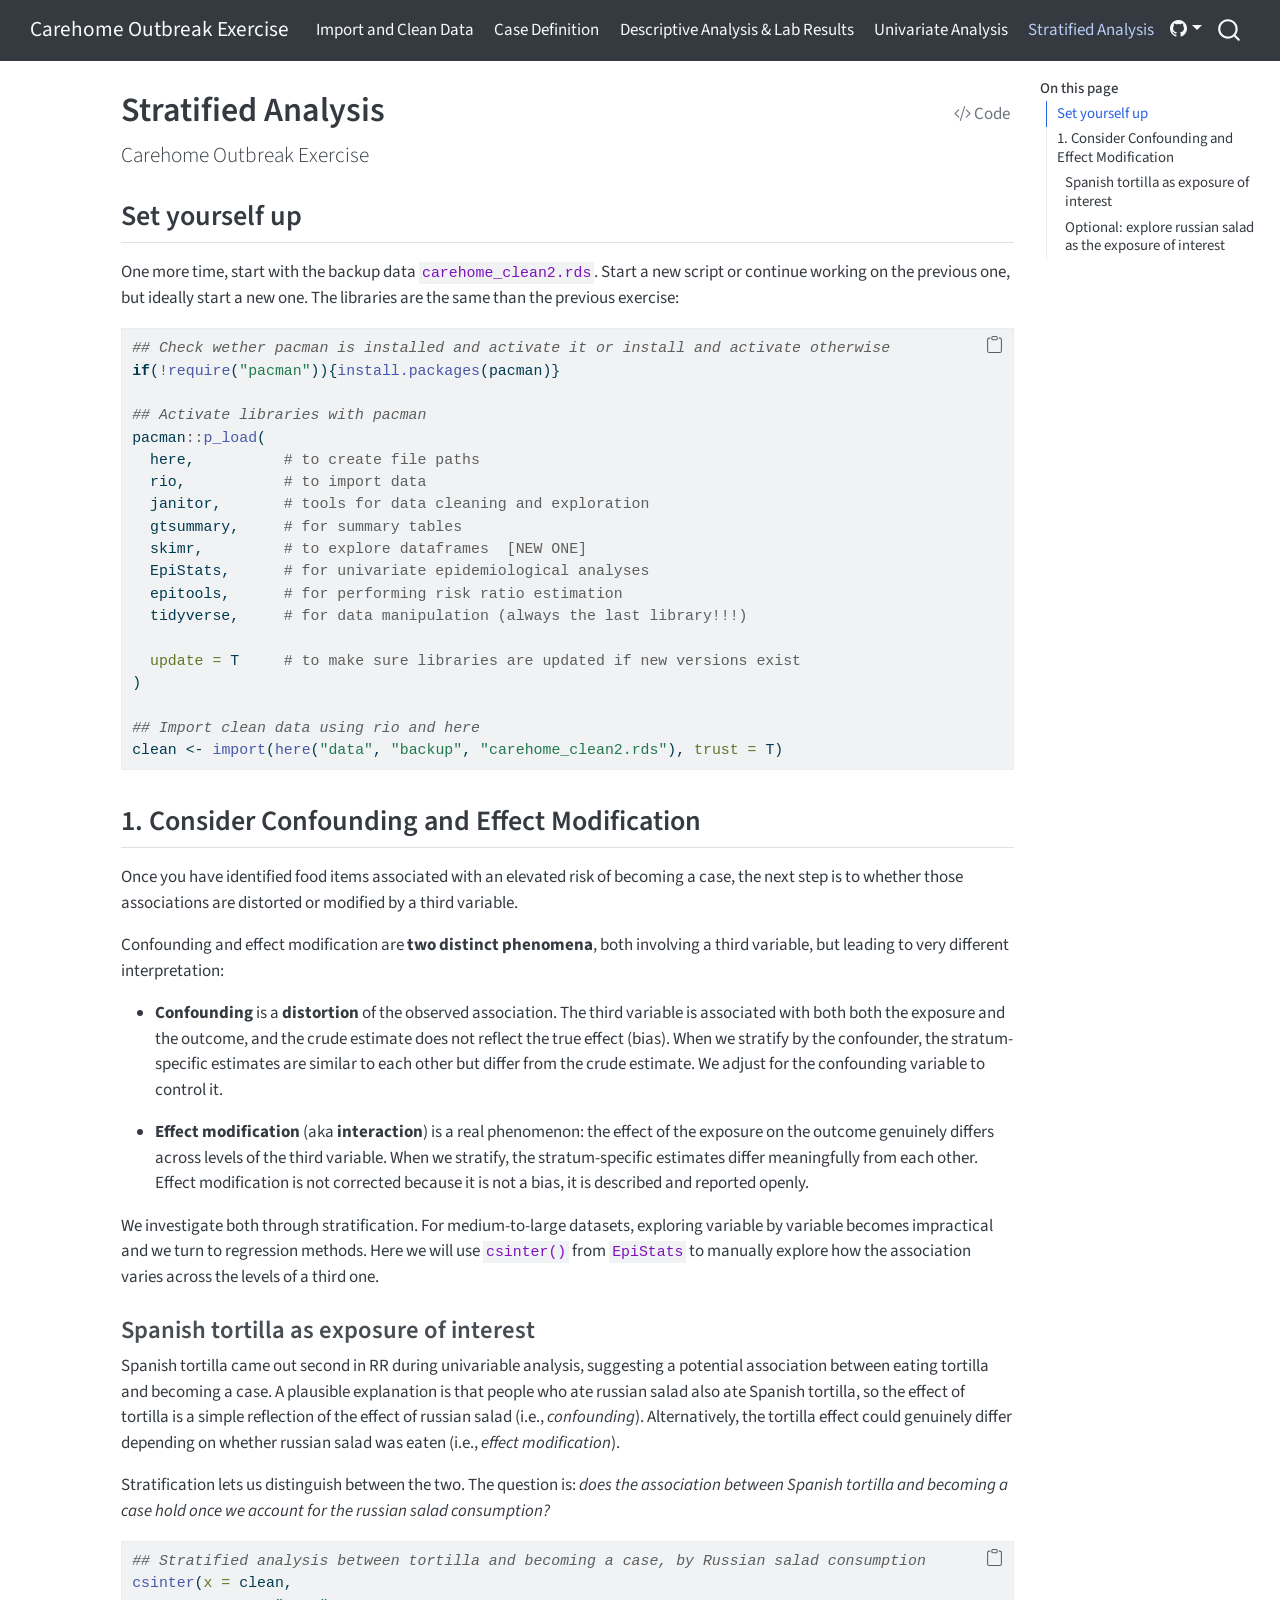
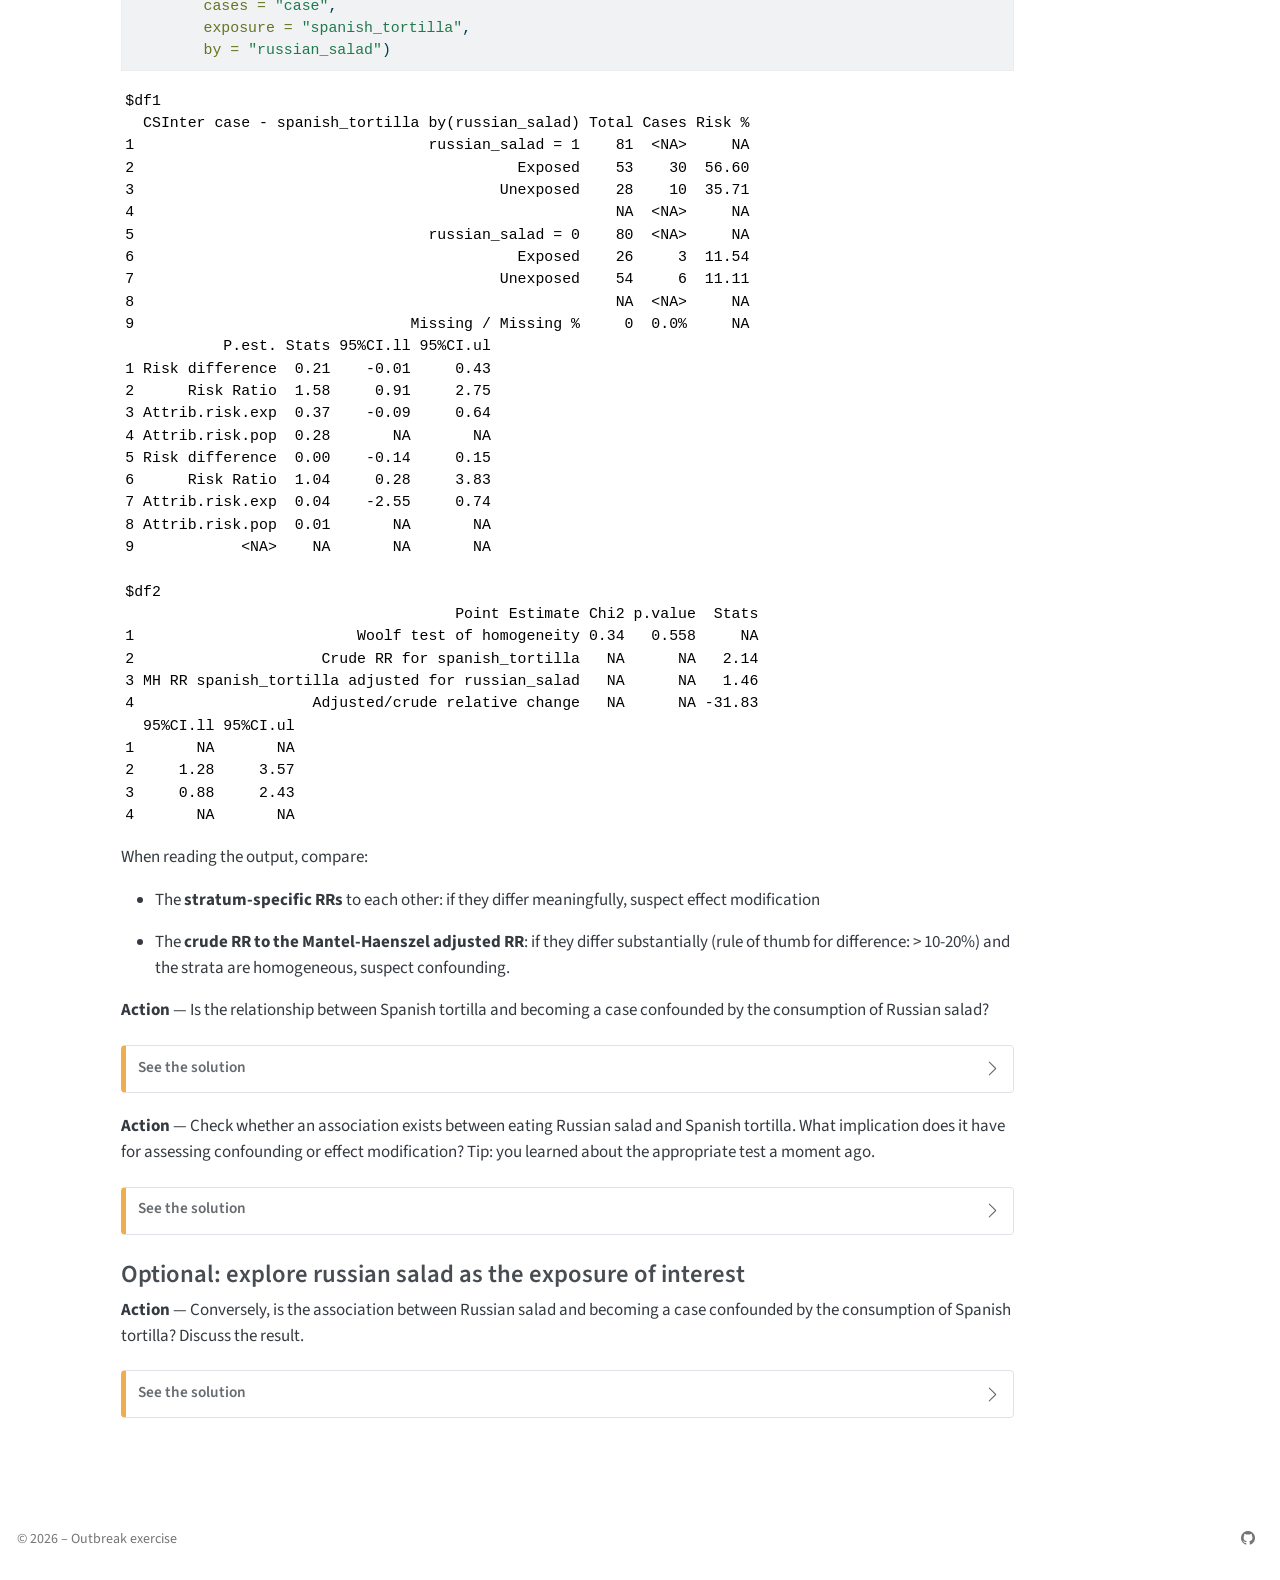
<file: docs/scripts/05_Stratified_Analyses.html>
<!DOCTYPE html>
<html xmlns="http://www.w3.org/1999/xhtml" lang="en" xml:lang="en"><head>

<meta charset="utf-8">
<meta name="generator" content="quarto-1.9.38">

<meta name="viewport" content="width=device-width, initial-scale=1.0, user-scalable=yes">


<title>Stratified Analysis – Carehome Outbreak Exercise</title>
<style>
/* Default styles provided by pandoc.
** See https://pandoc.org/MANUAL.html#variables-for-html for config info.
*/
code{white-space: pre-wrap;}
span.smallcaps{font-variant: small-caps;}
div.columns{display: flex; gap: min(4vw, 1.5em);}
div.column{flex: auto; overflow-x: auto;}
div.hanging-indent{margin-left: 1.5em; text-indent: -1.5em;}
ul.task-list{list-style: none;}
ul.task-list li input[type="checkbox"] {
  width: 0.8em;
  margin: 0 0.8em 0.2em -1em; /* quarto-specific, see https://github.com/quarto-dev/quarto-cli/issues/4556 */ 
  vertical-align: middle;
}
/* CSS for syntax highlighting */
html { -webkit-text-size-adjust: 100%; }
pre > code.sourceCode { white-space: pre; position: relative; }
pre > code.sourceCode > span { display: inline-block; line-height: 1.25; }
pre > code.sourceCode > span:empty { height: 1.2em; }
.sourceCode { overflow: visible; }
code.sourceCode > span { color: inherit; text-decoration: inherit; }
div.sourceCode { margin: 1em 0; }
pre.sourceCode { margin: 0; }
@media screen {
div.sourceCode { overflow: auto; }
}
@media print {
pre > code.sourceCode { white-space: pre-wrap; }
pre > code.sourceCode > span { text-indent: -5em; padding-left: 5em; }
}
pre.numberSource code
  { counter-reset: source-line 0; }
pre.numberSource code > span
  { position: relative; left: -4em; counter-increment: source-line; }
pre.numberSource code > span > a:first-child::before
  { content: counter(source-line);
    position: relative; left: -1em; text-align: right; vertical-align: baseline;
    border: none; display: inline-block;
    -webkit-touch-callout: none; -webkit-user-select: none;
    -khtml-user-select: none; -moz-user-select: none;
    -ms-user-select: none; user-select: none;
    padding: 0 4px; width: 4em;
  }
pre.numberSource { margin-left: 3em;  padding-left: 4px; }
div.sourceCode
  {   }
@media screen {
pre > code.sourceCode > span > a:first-child::before { text-decoration: underline; }
}
</style>


<script src="../site_libs/quarto-nav/quarto-nav.js"></script>
<script src="../site_libs/clipboard/clipboard.min.js"></script>
<script src="../site_libs/quarto-search/autocomplete.umd.js"></script>
<script src="../site_libs/quarto-search/fuse.min.js"></script>
<script src="../site_libs/quarto-search/quarto-search.js"></script>
<meta name="quarto:offset" content="../">
<script src="../site_libs/quarto-html/quarto.js" type="module"></script>
<script src="../site_libs/quarto-html/tabsets/tabsets.js" type="module"></script>
<script src="../site_libs/quarto-html/popper.min.js"></script>
<script src="../site_libs/quarto-html/tippy.umd.min.js"></script>
<script src="../site_libs/quarto-html/anchor.min.js"></script>
<link href="../site_libs/quarto-html/tippy.css" rel="stylesheet">
<link href="../site_libs/quarto-html/quarto-syntax-highlighting-15634bcf2e68342d4ad2dfa704d543f6.css" rel="stylesheet" id="quarto-text-highlighting-styles">
<script src="../site_libs/bootstrap/bootstrap.min.js"></script>
<link href="../site_libs/bootstrap/bootstrap-icons.css" rel="stylesheet">
<link href="../site_libs/bootstrap/bootstrap-d350471fdd200701c86e1e0117cb54d8.min.css" rel="stylesheet" append-hash="true" id="quarto-bootstrap" data-mode="light">
<script id="quarto-search-options" type="application/json">{
  "location": "navbar",
  "copy-button": false,
  "collapse-after": 3,
  "panel-placement": "end",
  "type": "overlay",
  "limit": 50,
  "keyboard-shortcut": [
    "f",
    "/",
    "s"
  ],
  "show-item-context": false,
  "language": {
    "search-no-results-text": "No results",
    "search-matching-documents-text": "matching documents",
    "search-copy-link-title": "Copy link to search",
    "search-hide-matches-text": "Hide additional matches",
    "search-more-match-text": "more match in this document",
    "search-more-matches-text": "more matches in this document",
    "search-clear-button-title": "Clear",
    "search-text-placeholder": "",
    "search-detached-cancel-button-title": "Cancel",
    "search-submit-button-title": "Submit",
    "search-label": "Search"
  }
}</script>


<link rel="stylesheet" href="../include/webex.css">
</head>

<body class="nav-fixed quarto-light">

<div id="quarto-search-results"></div>
  <header id="quarto-header" class="headroom fixed-top">
    <nav class="navbar navbar-expand-lg " data-bs-theme="dark">
      <div class="navbar-container container-fluid">
      <div class="navbar-brand-container mx-auto">
    <a class="navbar-brand" href="../index.html">
    <span class="navbar-title">Carehome Outbreak Exercise</span>
    </a>
  </div>
            <div id="quarto-search" class="" title="Search"></div>
          <button class="navbar-toggler" type="button" data-bs-toggle="collapse" data-bs-target="#navbarCollapse" aria-controls="navbarCollapse" role="menu" aria-expanded="false" aria-label="Toggle navigation" onclick="if (window.quartoToggleHeadroom) { window.quartoToggleHeadroom(); }">
  <span class="navbar-toggler-icon"></span>
</button>
          <div class="collapse navbar-collapse" id="navbarCollapse">
            <ul class="navbar-nav navbar-nav-scroll me-auto">
  <li class="nav-item">
    <a class="nav-link" href="../scripts/01_Import_Cleaning.html"> 
<span class="menu-text">Import and Clean Data</span></a>
  </li>  
  <li class="nav-item">
    <a class="nav-link" href="../scripts/02_Case_Definition.html"> 
<span class="menu-text">Case Definition</span></a>
  </li>  
  <li class="nav-item">
    <a class="nav-link" href="../scripts/03_Descriptive_LabResults.html"> 
<span class="menu-text">Descriptive Analysis &amp; Lab Results</span></a>
  </li>  
  <li class="nav-item">
    <a class="nav-link" href="../scripts/04_Univariate_Analyses.html"> 
<span class="menu-text">Univariate Analysis</span></a>
  </li>  
  <li class="nav-item">
    <a class="nav-link active" href="../scripts/05_Stratified_Analyses.html" aria-current="page"> 
<span class="menu-text">Stratified Analysis</span></a>
  </li>  
</ul>
          </div> <!-- /navcollapse -->
            <div class="quarto-navbar-tools">
    <div class="dropdown">
      <a href="" title="" id="quarto-navigation-tool-dropdown-0" class="quarto-navigation-tool dropdown-toggle px-1" data-bs-toggle="dropdown" aria-expanded="false" role="link" aria-label=""><i class="bi bi-github"></i></a>
      <ul class="dropdown-menu" aria-labelledby="quarto-navigation-tool-dropdown-0">
          <li>
            <a class="dropdown-item quarto-navbar-tools-item" href="https://github.com/EPIET/CareHomeOB_ICW3/tree/main">
            Source Code
            </a>
          </li>
          <li>
            <a class="dropdown-item quarto-navbar-tools-item" href="https://github.com/EPIET/CareHomeOB_ICW3/issues">
            Report an issue
            </a>
          </li>
      </ul>
    </div>
</div>
      </div> <!-- /container-fluid -->
    </nav>
</header>
<!-- content -->
<div id="quarto-content" class="quarto-container page-columns page-rows-contents page-layout-article page-navbar">
<!-- sidebar -->
<!-- margin-sidebar -->
    <div id="quarto-margin-sidebar" class="sidebar margin-sidebar">
        <nav id="TOC" role="doc-toc" class="toc-active" data-toc-expanded="99">
    <h2 id="toc-title">On this page</h2>
   
  <ul>
  <li><a href="#set-yourself-up" id="toc-set-yourself-up" class="nav-link active" data-scroll-target="#set-yourself-up">Set yourself up</a></li>
  <li><a href="#consider-confounding-and-effect-modification" id="toc-consider-confounding-and-effect-modification" class="nav-link" data-scroll-target="#consider-confounding-and-effect-modification">1. Consider Confounding and Effect Modification</a>
  <ul class="collapse">
  <li><a href="#spanish-tortilla-as-exposure-of-interest" id="toc-spanish-tortilla-as-exposure-of-interest" class="nav-link" data-scroll-target="#spanish-tortilla-as-exposure-of-interest">Spanish tortilla as exposure of interest</a></li>
  <li><a href="#optional-explore-russian-salad-as-the-exposure-of-interest" id="toc-optional-explore-russian-salad-as-the-exposure-of-interest" class="nav-link" data-scroll-target="#optional-explore-russian-salad-as-the-exposure-of-interest">Optional: explore russian salad as the exposure of interest</a></li>
  </ul></li>
  </ul>
</nav>
    </div>
<!-- main -->
<main class="content" id="quarto-document-content">

<header id="title-block-header" class="quarto-title-block default">
<div class="quarto-title">
<div class="quarto-title-block"><div><h1 class="title">Stratified Analysis</h1><button type="button" class="btn code-tools-button" id="quarto-code-tools-source"><i class="bi"></i> Code</button></div></div>
<p class="subtitle lead">Carehome Outbreak Exercise</p>
</div>



<div class="quarto-title-meta">

    
  
    
  </div>
  


</header>


<section id="set-yourself-up" class="level2">
<h2 class="anchored" data-anchor-id="set-yourself-up">Set yourself up</h2>
<p>One more time, start with the backup data <code>carehome_clean2.rds</code>. Start a new script or continue working on the previous one, but ideally start a new one. The libraries are the same than the previous exercise:</p>
<div class="code-copy-outer-scaffold"><div class="sourceCode" id="cb1"><pre class="sourceCode r code-with-copy"><code class="sourceCode r"><span id="cb1-1"><a href="#cb1-1" aria-hidden="true" tabindex="-1"></a><span class="do">## Check wether pacman is installed and activate it or install and activate otherwise</span></span>
<span id="cb1-2"><a href="#cb1-2" aria-hidden="true" tabindex="-1"></a><span class="cf">if</span>(<span class="sc">!</span><span class="fu">require</span>(<span class="st">"pacman"</span>)){<span class="fu">install.packages</span>(pacman)}</span>
<span id="cb1-3"><a href="#cb1-3" aria-hidden="true" tabindex="-1"></a></span>
<span id="cb1-4"><a href="#cb1-4" aria-hidden="true" tabindex="-1"></a><span class="do">## Activate libraries with pacman</span></span>
<span id="cb1-5"><a href="#cb1-5" aria-hidden="true" tabindex="-1"></a>pacman<span class="sc">::</span><span class="fu">p_load</span>(</span>
<span id="cb1-6"><a href="#cb1-6" aria-hidden="true" tabindex="-1"></a>  here,          <span class="co"># to create file paths</span></span>
<span id="cb1-7"><a href="#cb1-7" aria-hidden="true" tabindex="-1"></a>  rio,           <span class="co"># to import data</span></span>
<span id="cb1-8"><a href="#cb1-8" aria-hidden="true" tabindex="-1"></a>  janitor,       <span class="co"># tools for data cleaning and exploration</span></span>
<span id="cb1-9"><a href="#cb1-9" aria-hidden="true" tabindex="-1"></a>  gtsummary,     <span class="co"># for summary tables</span></span>
<span id="cb1-10"><a href="#cb1-10" aria-hidden="true" tabindex="-1"></a>  skimr,         <span class="co"># to explore dataframes  [NEW ONE]</span></span>
<span id="cb1-11"><a href="#cb1-11" aria-hidden="true" tabindex="-1"></a>  EpiStats,      <span class="co"># for univariate epidemiological analyses</span></span>
<span id="cb1-12"><a href="#cb1-12" aria-hidden="true" tabindex="-1"></a>  epitools,      <span class="co"># for performing risk ratio estimation</span></span>
<span id="cb1-13"><a href="#cb1-13" aria-hidden="true" tabindex="-1"></a>  tidyverse,     <span class="co"># for data manipulation (always the last library!!!)</span></span>
<span id="cb1-14"><a href="#cb1-14" aria-hidden="true" tabindex="-1"></a>  </span>
<span id="cb1-15"><a href="#cb1-15" aria-hidden="true" tabindex="-1"></a>  <span class="at">update =</span> T     <span class="co"># to make sure libraries are updated if new versions exist</span></span>
<span id="cb1-16"><a href="#cb1-16" aria-hidden="true" tabindex="-1"></a>)</span>
<span id="cb1-17"><a href="#cb1-17" aria-hidden="true" tabindex="-1"></a></span>
<span id="cb1-18"><a href="#cb1-18" aria-hidden="true" tabindex="-1"></a><span class="do">## Import clean data using rio and here</span></span>
<span id="cb1-19"><a href="#cb1-19" aria-hidden="true" tabindex="-1"></a>clean <span class="ot">&lt;-</span> <span class="fu">import</span>(<span class="fu">here</span>(<span class="st">"data"</span>, <span class="st">"backup"</span>, <span class="st">"carehome_clean2.rds"</span>), <span class="at">trust =</span> T)</span></code></pre></div><button title="Copy to Clipboard" class="code-copy-button"><i class="bi"></i></button></div>
</section>
<section id="consider-confounding-and-effect-modification" class="level2">
<h2 class="anchored" data-anchor-id="consider-confounding-and-effect-modification">1. Consider Confounding and Effect Modification</h2>
<p>Once you have identified food items associated with an elevated risk of becoming a case, the next step is to whether those associations are distorted or modified by a third variable.</p>
<p>Confounding and effect modification are <strong>two distinct phenomena</strong>, both involving a third variable, but leading to very different interpretation:</p>
<ul>
<li><p><strong>Confounding</strong> is a <strong>distortion</strong> of the observed association. The third variable is associated with both both the exposure and the outcome, and the crude estimate does not reflect the true effect (bias). When we stratify by the confounder, the stratum-specific estimates are similar to each other but differ from the crude estimate. We adjust for the confounding variable to control it.</p></li>
<li><p><strong>Effect modification</strong> (aka <strong>interaction</strong>) is a real phenomenon: the effect of the exposure on the outcome genuinely differs across levels of the third variable. When we stratify, the stratum-specific estimates differ meaningfully from each other. Effect modification is not corrected because it is not a bias, it is described and reported openly.</p></li>
</ul>
<p>We investigate both through stratification. For medium-to-large datasets, exploring variable by variable becomes impractical and we turn to regression methods. Here we will use <code>csinter()</code> from <code>EpiStats</code> to manually explore how the association varies across the levels of a third one.</p>
<section id="spanish-tortilla-as-exposure-of-interest" class="level3">
<h3 class="anchored" data-anchor-id="spanish-tortilla-as-exposure-of-interest">Spanish tortilla as exposure of interest</h3>
<p>Spanish tortilla came out second in RR during univariable analysis, suggesting a potential association between eating tortilla and becoming a case. A plausible explanation is that people who ate russian salad also ate Spanish tortilla, so the effect of tortilla is a simple reflection of the effect of russian salad (i.e., <em>confounding</em>). Alternatively, the tortilla effect could genuinely differ depending on whether russian salad was eaten (i.e., <em>effect modification</em>).</p>
<p>Stratification lets us distinguish between the two. The question is: <em>does the association between Spanish tortilla and becoming a case hold once we account for the russian salad consumption?</em></p>
<div class="cell">
<div class="code-copy-outer-scaffold"><div class="sourceCode cell-code" id="cb2"><pre class="sourceCode r code-with-copy"><code class="sourceCode r"><span id="cb2-1"><a href="#cb2-1" aria-hidden="true" tabindex="-1"></a><span class="do">## Stratified analysis between tortilla and becoming a case, by Russian salad consumption</span></span>
<span id="cb2-2"><a href="#cb2-2" aria-hidden="true" tabindex="-1"></a><span class="fu">csinter</span>(<span class="at">x =</span> clean, </span>
<span id="cb2-3"><a href="#cb2-3" aria-hidden="true" tabindex="-1"></a>        <span class="at">cases =</span> <span class="st">"case"</span>, </span>
<span id="cb2-4"><a href="#cb2-4" aria-hidden="true" tabindex="-1"></a>        <span class="at">exposure =</span> <span class="st">"spanish_tortilla"</span>, </span>
<span id="cb2-5"><a href="#cb2-5" aria-hidden="true" tabindex="-1"></a>        <span class="at">by =</span> <span class="st">"russian_salad"</span>)</span></code></pre></div><button title="Copy to Clipboard" class="code-copy-button"><i class="bi"></i></button></div>
<div class="cell-output cell-output-stdout">
<pre><code>$df1
  CSInter case - spanish_tortilla by(russian_salad) Total Cases Risk %
1                                 russian_salad = 1    81  &lt;NA&gt;     NA
2                                           Exposed    53    30  56.60
3                                         Unexposed    28    10  35.71
4                                                      NA  &lt;NA&gt;     NA
5                                 russian_salad = 0    80  &lt;NA&gt;     NA
6                                           Exposed    26     3  11.54
7                                         Unexposed    54     6  11.11
8                                                      NA  &lt;NA&gt;     NA
9                               Missing / Missing %     0  0.0%     NA
           P.est. Stats 95%CI.ll 95%CI.ul
1 Risk difference  0.21    -0.01     0.43
2      Risk Ratio  1.58     0.91     2.75
3 Attrib.risk.exp  0.37    -0.09     0.64
4 Attrib.risk.pop  0.28       NA       NA
5 Risk difference  0.00    -0.14     0.15
6      Risk Ratio  1.04     0.28     3.83
7 Attrib.risk.exp  0.04    -2.55     0.74
8 Attrib.risk.pop  0.01       NA       NA
9            &lt;NA&gt;    NA       NA       NA

$df2
                                     Point Estimate Chi2 p.value  Stats
1                         Woolf test of homogeneity 0.34   0.558     NA
2                     Crude RR for spanish_tortilla   NA      NA   2.14
3 MH RR spanish_tortilla adjusted for russian_salad   NA      NA   1.46
4                    Adjusted/crude relative change   NA      NA -31.83
  95%CI.ll 95%CI.ul
1       NA       NA
2     1.28     3.57
3     0.88     2.43
4       NA       NA</code></pre>
</div>
</div>
<p>When reading the output, compare:</p>
<ul>
<li><p>The <strong>stratum-specific RRs</strong> to each other: if they differ meaningfully, suspect effect modification</p></li>
<li><p>The <strong>crude RR to the Mantel-Haenszel adjusted RR</strong>: if they differ substantially (rule of thumb for difference: &gt; 10-20%) and the strata are homogeneous, suspect confounding.</p></li>
</ul>
<p><strong>Action</strong> — Is the relationship between Spanish tortilla and becoming a case confounded by the consumption of Russian salad?</p>
<div class="callout callout-style-simple callout-caution no-icon callout-titled">
<div class="callout-header d-flex align-content-center collapsed" data-bs-toggle="collapse" data-bs-target=".callout-1-contents" aria-controls="callout-1" aria-expanded="false" aria-label="Toggle callout">
<div class="callout-icon-container">
<i class="callout-icon no-icon"></i>
</div>
<div class="callout-title-container flex-fill">
<span class="screen-reader-only">Caution</span>See the solution
</div>
<div class="callout-btn-toggle d-inline-block border-0 py-1 ps-1 pe-0 float-end"><i class="callout-toggle"></i></div>
</div>
<div id="callout-1" class="callout-1-contents callout-collapse collapse">
<div class="callout-body-container callout-body">
<p><strong>Step 1 — Any effect modification?</strong> Compare the two stratum-specific RRs:</p>
<ul>
<li>Russian salad = 1 → RR = 1.58 (95% CI 0.91–2.75)</li>
<li>Russian salad = 0 → RR = 1.04 (95% CI 0.28–3.83)</li>
</ul>
<p><strong>Step 2 — Any confounding?</strong> Compare the crude and the adjusted RR:</p>
<ul>
<li>Crude RR = 2.14 (95% CI 1.28–3.57)</li>
<li>MH-adjusted RR = 1.46 (95% CI 0.88–2.43)</li>
<li>Relative change = –31.83 %</li>
</ul>
<p>A relative change above ~10–20 % is a common rule of thumb for meaningful confounding, and here it is roughly 32 %. The adjusted CI also crosses 1. So the apparent association between Spanish tortilla and becoming a case is <strong>largely explained by Russian salad consumption</strong>: once we account for who ate salad, tortilla no longer shows a clear independent effect.</p>
</div>
</div>
</div>
<p><strong>Action</strong> — Check whether an association exists between eating Russian salad and Spanish tortilla. What implication does it have for assessing confounding or effect modification? Tip: you learned about the appropriate test a moment ago.</p>
<div class="callout callout-style-simple callout-caution no-icon callout-titled">
<div class="callout-header d-flex align-content-center collapsed" data-bs-toggle="collapse" data-bs-target=".callout-2-contents" aria-controls="callout-2" aria-expanded="false" aria-label="Toggle callout">
<div class="callout-icon-container">
<i class="callout-icon no-icon"></i>
</div>
<div class="callout-title-container flex-fill">
<span class="screen-reader-only">Caution</span>See the solution
</div>
<div class="callout-btn-toggle d-inline-block border-0 py-1 ps-1 pe-0 float-end"><i class="callout-toggle"></i></div>
</div>
<div id="callout-2" class="callout-2-contents callout-collapse collapse">
<div class="callout-body-container callout-body">
<div class="cell">
<div class="code-copy-outer-scaffold"><div class="sourceCode cell-code" id="cb4"><pre class="sourceCode r code-with-copy"><code class="sourceCode r"><span id="cb4-1"><a href="#cb4-1" aria-hidden="true" tabindex="-1"></a><span class="co"># Chi-square test of association between two binary variables</span></span>
<span id="cb4-2"><a href="#cb4-2" aria-hidden="true" tabindex="-1"></a><span class="fu">chisq.test</span>(clean<span class="sc">$</span>spanish_tortilla, clean<span class="sc">$</span>russian_salad)</span></code></pre></div><button title="Copy to Clipboard" class="code-copy-button"><i class="bi"></i></button></div>
<div class="cell-output cell-output-stdout">
<pre><code>
    Pearson's Chi-squared test with Yates' continuity correction

data:  clean$spanish_tortilla and clean$russian_salad
X-squared = 16.173, df = 1, p-value = 5.78e-05</code></pre>
</div>
</div>
<p>The Chi-squared test clearly identifies a correlation between the two food items, with a p-value of 5.78e-05 (0.0000578)</p>
<p><strong>Why does this matter, and what should we see?</strong> For a variable to act as a <strong>confounder</strong>, it must satisfy three conditions:</p>
<ol type="1">
<li>Be associated with the <strong>exposure</strong> (here, Spanish tortilla).</li>
<li>Be associated with the <strong>outcome</strong> (here, becoming a case), independently of the exposure.</li>
<li>Not be on the causal pathway between exposure and outcome.</li>
</ol>
<p>This check addresses the condition 1. We know condition 2 from the univariable analysis, and condition 3 is plausible. If people who ate Russian salad were also much more likely to eat Spanish tortilla, then part of the crude “tortilla effect” we saw earlier was really the Russian salad effect leaking through — which is exactly the pattern of confounding we observed when the adjusted RR dropped from 2.14 to 1.46.</p>
</div>
</div>
</div>
</section>
<section id="optional-explore-russian-salad-as-the-exposure-of-interest" class="level3">
<h3 class="anchored" data-anchor-id="optional-explore-russian-salad-as-the-exposure-of-interest">Optional: explore russian salad as the exposure of interest</h3>
<p><strong>Action</strong> — Conversely, is the association between Russian salad and becoming a case confounded by the consumption of Spanish tortilla? Discuss the result.</p>
<div class="callout callout-style-simple callout-caution no-icon callout-titled">
<div class="callout-header d-flex align-content-center collapsed" data-bs-toggle="collapse" data-bs-target=".callout-3-contents" aria-controls="callout-3" aria-expanded="false" aria-label="Toggle callout">
<div class="callout-icon-container">
<i class="callout-icon no-icon"></i>
</div>
<div class="callout-title-container flex-fill">
<span class="screen-reader-only">Caution</span>See the solution
</div>
<div class="callout-btn-toggle d-inline-block border-0 py-1 ps-1 pe-0 float-end"><i class="callout-toggle"></i></div>
</div>
<div id="callout-3" class="callout-3-contents callout-collapse collapse">
<div class="callout-body-container callout-body">
<p><strong>Step 1 — Any effect modification?</strong> Compare the two stratum-specific RRs for Russian salad:</p>
<ul>
<li>Spanish tortilla = 1 → RR = 4.91 (95% CI 1.65–14.59)</li>
<li>Spanish tortilla = 0 → RR = 3.21 (95% CI 1.30–7.93)</li>
</ul>
<p>Woolf’s test gives p = 0.558, so there is no statistical evidence that the two RRs differ. Both are also well above 1 with CIs that exclude the null: the Russian salad effect is present and strong regardless of tortilla consumption.</p>
<p><strong>Step 2 — Any confounding?</strong></p>
<ul>
<li>Crude RR = 4.39 (95% CI 2.28–8.44)</li>
<li>MH-adjusted RR = 4.05 (95% CI 1.97–8.32)</li>
<li>Relative change = –7.68 %</li>
</ul>
<p>The adjusted estimate is almost identical to the crude one (change well below the ~10 % rule of thumb), and the CI remains far from 1. <strong>Spanish tortilla does not confound the Russian salad – case association.</strong></p>
<p><strong>Step 3 — Put the two stratified analyses side by side</strong></p>
<table class="caption-top table">
<thead>
<tr class="header">
<th></th>
<th style="text-align: right;">Tortilla as exposure</th>
<th style="text-align: right;">Russian salad as exposure</th>
</tr>
</thead>
<tbody>
<tr class="odd">
<td>Crude RR</td>
<td style="text-align: right;">2.14 (1.28–3.57)</td>
<td style="text-align: right;">4.39 (2.28–8.44)</td>
</tr>
<tr class="even">
<td>MH-adjusted RR</td>
<td style="text-align: right;">1.46 (0.88–2.43)</td>
<td style="text-align: right;">4.05 (1.97–8.32)</td>
</tr>
<tr class="odd">
<td>Relative change (adj vs crude)</td>
<td style="text-align: right;">–31.8 %</td>
<td style="text-align: right;">–7.7 %</td>
</tr>
<tr class="even">
<td>Adjusted CI crosses 1?</td>
<td style="text-align: right;">Yes</td>
<td style="text-align: right;">No</td>
</tr>
</tbody>
</table>
<p>This <strong>asymmetry</strong> is the key diagnostic result of the stratified analysis:</p>
<ul>
<li>The crude tortilla effect <strong>collapses</strong> when we account for Russian salad consumption → the association was largely explained by the fact that tortilla-eaters also tended to eat Russian salad.</li>
<li>The crude Russian salad effect <strong>persists almost unchanged</strong> when we account for tortilla consumption → Russian salad is associated with disease independently of tortilla.</li>
</ul>
<p>Taken together, the evidence points to <strong>Russian salad as the likely vehicle of the outbreak</strong>, with Spanish tortilla acting as a “passenger” exposure whose apparent effect was confounded by salad consumption.</p>
</div>
</div>
</div>


<!-- -->

</section>
</section>

</main> <!-- /main -->
<script>

/* update total correct if #webex-total_correct exists */
update_total_correct = function() {
  console.log("webex: update total_correct");

  var t = document.getElementsByClassName("webex-total_correct");
  for (var i = 0; i < t.length; i++) {
    p = t[i].parentElement;
    var correct = p.getElementsByClassName("webex-correct").length;
    var solvemes = p.getElementsByClassName("webex-solveme").length;
    var radiogroups = p.getElementsByClassName("webex-radiogroup").length;
    var selects = p.getElementsByClassName("webex-select").length;

    t[i].innerHTML = correct + " of " + (solvemes + radiogroups + selects) + " correct";
  }
}

/* webex-solution button toggling function */
b_func = function() {
  console.log("webex: toggle hide");

  var cl = this.parentElement.classList;
  if (cl.contains('open')) {
    cl.remove("open");
  } else {
    cl.add("open");
  }
}

/* check answers */
check_func = function() {
  console.log("webex: check answers");

  var cl = this.parentElement.classList;
  if (cl.contains('unchecked')) {
    cl.remove("unchecked");
    this.innerHTML = "Hide Answers";
  } else {
    cl.add("unchecked");
    this.innerHTML = "Show Answers";
  }
}

/* function for checking solveme answers */
solveme_func = function(e) {
  console.log("webex: check solveme");

  var real_answers = JSON.parse(this.dataset.answer);
  var my_answer = this.value;
  var cl = this.classList;
  if (cl.contains("ignorecase")) {
    my_answer = my_answer.toLowerCase();
  }
  if (cl.contains("nospaces")) {
    my_answer = my_answer.replace(/ /g, "")
  }

  if (my_answer == "") {
    cl.remove("webex-correct");
    cl.remove("webex-incorrect");
  } else if (real_answers.includes(my_answer)) {
    cl.add("webex-correct");
    cl.remove("webex-incorrect");
  } else {
    cl.add("webex-incorrect");
    cl.remove("webex-correct");
  }

  // match numeric answers within a specified tolerance
  if(this.dataset.tol > 0){
    var tol = JSON.parse(this.dataset.tol);
    var matches = real_answers.map(x => Math.abs(x - my_answer) < tol)
    if (matches.reduce((a, b) => a + b, 0) > 0) {
      cl.add("webex-correct");
    } else {
      cl.remove("webex-correct");
    }
  }

  // added regex bit
  if (cl.contains("regex")){
    answer_regex = RegExp(real_answers.join("|"))
    if (answer_regex.test(my_answer)) {
      cl.add("webex-correct");
    }
  }

  update_total_correct();
}

/* function for checking select answers */
select_func = function(e) {
  console.log("webex: check select");

  var cl = this.classList

  /* add style */
  cl.remove("webex-incorrect");
  cl.remove("webex-correct");
  if (this.value == "answer") {
    cl.add("webex-correct");
  } else if (this.value != "blank") {
    cl.add("webex-incorrect");
  }

  update_total_correct();
}

/* function for checking radiogroups answers */
radiogroups_func = function(e) {
  console.log("webex: check radiogroups");

  var checked_button = document.querySelector('input[name=' + this.id + ']:checked');
  var cl = checked_button.parentElement.classList;
  var labels = checked_button.parentElement.parentElement.children;

  /* get rid of styles */
  for (i = 0; i < labels.length; i++) {
    labels[i].classList.remove("webex-incorrect");
    labels[i].classList.remove("webex-correct");
  }

  /* add style */
  if (checked_button.value == "answer") {
    cl.add("webex-correct");
  } else {
    cl.add("webex-incorrect");
  }

  update_total_correct();
}

window.onload = function() {
  console.log("webex onload");
  /* set up solution buttons */
  var buttons = document.getElementsByTagName("button");

  for (var i = 0; i < buttons.length; i++) {
    if (buttons[i].parentElement.classList.contains('webex-solution')) {
      buttons[i].onclick = b_func;
    }
  }

  var check_sections = document.getElementsByClassName("webex-check");
  console.log("check:", check_sections.length);
  for (var i = 0; i < check_sections.length; i++) {
    check_sections[i].classList.add("unchecked");

    let btn = document.createElement("button");
    btn.innerHTML = "Show Answers";
    btn.classList.add("webex-check-button");
    btn.onclick = check_func;
    check_sections[i].appendChild(btn);

    let spn = document.createElement("span");
    spn.classList.add("webex-total_correct");
    check_sections[i].appendChild(spn);
  }

  /* set up webex-solveme inputs */
  var solveme = document.getElementsByClassName("webex-solveme");

  for (var i = 0; i < solveme.length; i++) {
    /* make sure input boxes don't auto-anything */
    solveme[i].setAttribute("autocomplete","off");
    solveme[i].setAttribute("autocorrect", "off");
    solveme[i].setAttribute("autocapitalize", "off");
    solveme[i].setAttribute("spellcheck", "false");
    solveme[i].value = "";

    /* adjust answer for ignorecase or nospaces */
    var cl = solveme[i].classList;
    var real_answer = solveme[i].dataset.answer;
    if (cl.contains("ignorecase")) {
      real_answer = real_answer.toLowerCase();
    }
    if (cl.contains("nospaces")) {
      real_answer = real_answer.replace(/ /g, "");
    }
    solveme[i].dataset.answer = real_answer;

    /* attach checking function */
    solveme[i].onkeyup = solveme_func;
    solveme[i].onchange = solveme_func;

    solveme[i].insertAdjacentHTML("afterend", " <span class='webex-icon'></span>")
  }

  /* set up radiogroups */
  var radiogroups = document.getElementsByClassName("webex-radiogroup");
  for (var i = 0; i < radiogroups.length; i++) {
    radiogroups[i].onchange = radiogroups_func;
  }

  /* set up selects */
  var selects = document.getElementsByClassName("webex-select");
  for (var i = 0; i < selects.length; i++) {
    selects[i].onchange = select_func;
    selects[i].insertAdjacentHTML("afterend", " <span class='webex-icon'></span>")
  }

  update_total_correct();
}

</script>
<script id="quarto-html-after-body" type="application/javascript">
  window.document.addEventListener("DOMContentLoaded", function (event) {
    const icon = "";
    const anchorJS = new window.AnchorJS();
    anchorJS.options = {
      placement: 'right',
      icon: icon
    };
    anchorJS.add('.anchored');
    const isCodeAnnotation = (el) => {
      for (const clz of el.classList) {
        if (clz.startsWith('code-annotation-')) {                     
          return true;
        }
      }
      return false;
    }
    const onCopySuccess = function(e) {
      // button target
      const button = e.trigger;
      // don't keep focus
      button.blur();
      // flash "checked"
      button.classList.add('code-copy-button-checked');
      var currentTitle = button.getAttribute("title");
      button.setAttribute("title", "Copied!");
      let tooltip;
      if (window.bootstrap) {
        button.setAttribute("data-bs-toggle", "tooltip");
        button.setAttribute("data-bs-placement", "left");
        button.setAttribute("data-bs-title", "Copied!");
        tooltip = new bootstrap.Tooltip(button, 
          { trigger: "manual", 
            customClass: "code-copy-button-tooltip",
            offset: [0, -8]});
        tooltip.show();    
      }
      setTimeout(function() {
        if (tooltip) {
          tooltip.hide();
          button.removeAttribute("data-bs-title");
          button.removeAttribute("data-bs-toggle");
          button.removeAttribute("data-bs-placement");
        }
        button.setAttribute("title", currentTitle);
        button.classList.remove('code-copy-button-checked');
      }, 1000);
      // clear code selection
      e.clearSelection();
    }
    const getTextToCopy = function(trigger) {
      const outerScaffold = trigger.parentElement.cloneNode(true);
      const codeEl = outerScaffold.querySelector('code');
      for (const childEl of codeEl.children) {
        if (isCodeAnnotation(childEl)) {
          childEl.remove();
        }
      }
      return codeEl.innerText;
    }
    const clipboard = new window.ClipboardJS('.code-copy-button:not([data-in-quarto-modal])', {
      text: getTextToCopy
    });
    clipboard.on('success', onCopySuccess);
    if (window.document.getElementById('quarto-embedded-source-code-modal')) {
      const clipboardModal = new window.ClipboardJS('.code-copy-button[data-in-quarto-modal]', {
        text: getTextToCopy,
        container: window.document.getElementById('quarto-embedded-source-code-modal')
      });
      clipboardModal.on('success', onCopySuccess);
    }
    const viewSource = window.document.getElementById('quarto-view-source') ||
                       window.document.getElementById('quarto-code-tools-source');
    if (viewSource) {
      const sourceUrl = viewSource.getAttribute("data-quarto-source-url");
      viewSource.addEventListener("click", function(e) {
        if (sourceUrl) {
          // rstudio viewer pane
          if (/\bcapabilities=\b/.test(window.location)) {
            window.open(sourceUrl);
          } else {
            window.location.href = sourceUrl;
          }
        } else {
          const modal = new bootstrap.Modal(document.getElementById('quarto-embedded-source-code-modal'));
          modal.show();
        }
        return false;
      });
    }
    function toggleCodeHandler(show) {
      return function(e) {
        const detailsSrc = window.document.querySelectorAll(".cell > details > .sourceCode");
        for (let i=0; i<detailsSrc.length; i++) {
          const details = detailsSrc[i].parentElement;
          if (show) {
            details.open = true;
          } else {
            details.removeAttribute("open");
          }
        }
        const cellCodeDivs = window.document.querySelectorAll(".cell > .sourceCode");
        const fromCls = show ? "hidden" : "unhidden";
        const toCls = show ? "unhidden" : "hidden";
        for (let i=0; i<cellCodeDivs.length; i++) {
          const codeDiv = cellCodeDivs[i];
          if (codeDiv.classList.contains(fromCls)) {
            codeDiv.classList.remove(fromCls);
            codeDiv.classList.add(toCls);
          } 
        }
        return false;
      }
    }
    const hideAllCode = window.document.getElementById("quarto-hide-all-code");
    if (hideAllCode) {
      hideAllCode.addEventListener("click", toggleCodeHandler(false));
    }
    const showAllCode = window.document.getElementById("quarto-show-all-code");
    if (showAllCode) {
      showAllCode.addEventListener("click", toggleCodeHandler(true));
    }
      var localhostRegex = new RegExp(/^(?:http|https):\/\/localhost\:?[0-9]*\//);
      var mailtoRegex = new RegExp(/^mailto:/);
        var filterRegex = new RegExp('/' + window.location.host + '/');
      var isInternal = (href) => {
          return filterRegex.test(href) || localhostRegex.test(href) || mailtoRegex.test(href);
      }
      // Inspect non-navigation links and adorn them if external
     var links = window.document.querySelectorAll('a[href]:not(.nav-link):not(.navbar-brand):not(.toc-action):not(.sidebar-link):not(.sidebar-item-toggle):not(.pagination-link):not(.no-external):not([aria-hidden]):not(.dropdown-item):not(.quarto-navigation-tool):not(.about-link)');
      for (var i=0; i<links.length; i++) {
        const link = links[i];
        if (!isInternal(link.href)) {
          // undo the damage that might have been done by quarto-nav.js in the case of
          // links that we want to consider external
          if (link.dataset.originalHref !== undefined) {
            link.href = link.dataset.originalHref;
          }
            // target, if specified
            link.setAttribute("target", "_blank");
            if (link.getAttribute("rel") === null) {
              link.setAttribute("rel", "noopener");
            }
        }
      }
    function tippyHover(el, contentFn, onTriggerFn, onUntriggerFn) {
      const config = {
        allowHTML: true,
        maxWidth: 500,
        delay: 100,
        arrow: false,
        appendTo: function(el) {
            return el.parentElement;
        },
        interactive: true,
        interactiveBorder: 10,
        theme: 'quarto',
        placement: 'bottom-start',
      };
      if (contentFn) {
        config.content = contentFn;
      }
      if (onTriggerFn) {
        config.onTrigger = onTriggerFn;
      }
      if (onUntriggerFn) {
        config.onUntrigger = onUntriggerFn;
      }
      window.tippy(el, config); 
    }
    const noterefs = window.document.querySelectorAll('a[role="doc-noteref"]');
    for (var i=0; i<noterefs.length; i++) {
      const ref = noterefs[i];
      tippyHover(ref, function() {
        // use id or data attribute instead here
        let href = ref.getAttribute('data-footnote-href') || ref.getAttribute('href');
        try { href = new URL(href).hash; } catch {}
        const id = href.replace(/^#\/?/, "");
        const note = window.document.getElementById(id);
        if (note) {
          return note.innerHTML;
        } else {
          return "";
        }
      });
    }
    const xrefs = window.document.querySelectorAll('a.quarto-xref');
    const processXRef = (id, note) => {
      // Strip column container classes
      const stripColumnClz = (el) => {
        el.classList.remove("page-full", "page-columns");
        if (el.children) {
          for (const child of el.children) {
            stripColumnClz(child);
          }
        }
      }
      stripColumnClz(note)
      if (id === null || id.startsWith('sec-')) {
        // Special case sections, only their first couple elements
        const container = document.createElement("div");
        if (note.children && note.children.length > 2) {
          container.appendChild(note.children[0].cloneNode(true));
          for (let i = 1; i < note.children.length; i++) {
            const child = note.children[i];
            if (child.tagName === "P" && child.innerText === "") {
              continue;
            } else {
              container.appendChild(child.cloneNode(true));
              break;
            }
          }
          if (window.Quarto?.typesetMath) {
            window.Quarto.typesetMath(container);
          }
          return container.innerHTML
        } else {
          if (window.Quarto?.typesetMath) {
            window.Quarto.typesetMath(note);
          }
          return note.innerHTML;
        }
      } else {
        // Remove any anchor links if they are present
        const anchorLink = note.querySelector('a.anchorjs-link');
        if (anchorLink) {
          anchorLink.remove();
        }
        if (window.Quarto?.typesetMath) {
          window.Quarto.typesetMath(note);
        }
        if (note.classList.contains("callout")) {
          return note.outerHTML;
        } else {
          return note.innerHTML;
        }
      }
    }
    for (var i=0; i<xrefs.length; i++) {
      const xref = xrefs[i];
      tippyHover(xref, undefined, function(instance) {
        instance.disable();
        let url = xref.getAttribute('href');
        let hash = undefined; 
        if (url.startsWith('#')) {
          hash = url;
        } else {
          try { hash = new URL(url).hash; } catch {}
        }
        if (hash) {
          const id = hash.replace(/^#\/?/, "");
          const note = window.document.getElementById(id);
          if (note !== null) {
            try {
              const html = processXRef(id, note.cloneNode(true));
              instance.setContent(html);
            } finally {
              instance.enable();
              instance.show();
            }
          } else {
            // See if we can fetch this
            fetch(url.split('#')[0])
            .then(res => res.text())
            .then(html => {
              const parser = new DOMParser();
              const htmlDoc = parser.parseFromString(html, "text/html");
              const note = htmlDoc.getElementById(id);
              if (note !== null) {
                const html = processXRef(id, note);
                instance.setContent(html);
              } 
            }).finally(() => {
              instance.enable();
              instance.show();
            });
          }
        } else {
          // See if we can fetch a full url (with no hash to target)
          // This is a special case and we should probably do some content thinning / targeting
          fetch(url)
          .then(res => res.text())
          .then(html => {
            const parser = new DOMParser();
            const htmlDoc = parser.parseFromString(html, "text/html");
            const note = htmlDoc.querySelector('main.content');
            if (note !== null) {
              // This should only happen for chapter cross references
              // (since there is no id in the URL)
              // remove the first header
              if (note.children.length > 0 && note.children[0].tagName === "HEADER") {
                note.children[0].remove();
              }
              const html = processXRef(null, note);
              instance.setContent(html);
            } 
          }).finally(() => {
            instance.enable();
            instance.show();
          });
        }
      }, function(instance) {
      });
    }
        let selectedAnnoteEl;
        const selectorForAnnotation = ( cell, annotation) => {
          let cellAttr = 'data-code-cell="' + cell + '"';
          let lineAttr = 'data-code-annotation="' +  annotation + '"';
          const selector = 'span[' + cellAttr + '][' + lineAttr + ']';
          return selector;
        }
        const selectCodeLines = (annoteEl) => {
          const doc = window.document;
          const targetCell = annoteEl.getAttribute("data-target-cell");
          const targetAnnotation = annoteEl.getAttribute("data-target-annotation");
          const annoteSpan = window.document.querySelector(selectorForAnnotation(targetCell, targetAnnotation));
          const lines = annoteSpan.getAttribute("data-code-lines").split(",");
          const lineIds = lines.map((line) => {
            return targetCell + "-" + line;
          })
          let top = null;
          let height = null;
          let parent = null;
          if (lineIds.length > 0) {
              //compute the position of the single el (top and bottom and make a div)
              const el = window.document.getElementById(lineIds[0]);
              top = el.offsetTop;
              height = el.offsetHeight;
              parent = el.parentElement.parentElement;
            if (lineIds.length > 1) {
              const lastEl = window.document.getElementById(lineIds[lineIds.length - 1]);
              const bottom = lastEl.offsetTop + lastEl.offsetHeight;
              height = bottom - top;
            }
            if (top !== null && height !== null && parent !== null) {
              // cook up a div (if necessary) and position it 
              let div = window.document.getElementById("code-annotation-line-highlight");
              if (div === null) {
                div = window.document.createElement("div");
                div.setAttribute("id", "code-annotation-line-highlight");
                div.style.position = 'absolute';
                parent.appendChild(div);
              }
              div.style.top = top - 2 + "px";
              div.style.height = height + 4 + "px";
              div.style.left = 0;
              let gutterDiv = window.document.getElementById("code-annotation-line-highlight-gutter");
              if (gutterDiv === null) {
                gutterDiv = window.document.createElement("div");
                gutterDiv.setAttribute("id", "code-annotation-line-highlight-gutter");
                gutterDiv.style.position = 'absolute';
                const codeCell = window.document.getElementById(targetCell);
                const gutter = codeCell.querySelector('.code-annotation-gutter');
                gutter.appendChild(gutterDiv);
              }
              gutterDiv.style.top = top - 2 + "px";
              gutterDiv.style.height = height + 4 + "px";
            }
            selectedAnnoteEl = annoteEl;
          }
        };
        const unselectCodeLines = () => {
          const elementsIds = ["code-annotation-line-highlight", "code-annotation-line-highlight-gutter"];
          elementsIds.forEach((elId) => {
            const div = window.document.getElementById(elId);
            if (div) {
              div.remove();
            }
          });
          selectedAnnoteEl = undefined;
        };
          // Handle positioning of the toggle
      window.addEventListener(
        "resize",
        throttle(() => {
          elRect = undefined;
          if (selectedAnnoteEl) {
            selectCodeLines(selectedAnnoteEl);
          }
        }, 10)
      );
      function throttle(fn, ms) {
      let throttle = false;
      let timer;
        return (...args) => {
          if(!throttle) { // first call gets through
              fn.apply(this, args);
              throttle = true;
          } else { // all the others get throttled
              if(timer) clearTimeout(timer); // cancel #2
              timer = setTimeout(() => {
                fn.apply(this, args);
                timer = throttle = false;
              }, ms);
          }
        };
      }
        // Attach click handler to the DT
        const annoteDls = window.document.querySelectorAll('dt[data-target-cell]');
        for (const annoteDlNode of annoteDls) {
          annoteDlNode.addEventListener('click', (event) => {
            const clickedEl = event.target;
            if (clickedEl !== selectedAnnoteEl) {
              unselectCodeLines();
              const activeEl = window.document.querySelector('dt[data-target-cell].code-annotation-active');
              if (activeEl) {
                activeEl.classList.remove('code-annotation-active');
              }
              selectCodeLines(clickedEl);
              clickedEl.classList.add('code-annotation-active');
            } else {
              // Unselect the line
              unselectCodeLines();
              clickedEl.classList.remove('code-annotation-active');
            }
          });
        }
    const findCites = (el) => {
      const parentEl = el.parentElement;
      if (parentEl) {
        const cites = parentEl.dataset.cites;
        if (cites) {
          return {
            el,
            cites: cites.split(' ')
          };
        } else {
          return findCites(el.parentElement)
        }
      } else {
        return undefined;
      }
    };
    var bibliorefs = window.document.querySelectorAll('a[role="doc-biblioref"]');
    for (var i=0; i<bibliorefs.length; i++) {
      const ref = bibliorefs[i];
      const citeInfo = findCites(ref);
      if (citeInfo) {
        tippyHover(citeInfo.el, function() {
          var popup = window.document.createElement('div');
          citeInfo.cites.forEach(function(cite) {
            var citeDiv = window.document.createElement('div');
            citeDiv.classList.add('hanging-indent');
            citeDiv.classList.add('csl-entry');
            var biblioDiv = window.document.getElementById('ref-' + cite);
            if (biblioDiv) {
              citeDiv.innerHTML = biblioDiv.innerHTML;
            }
            popup.appendChild(citeDiv);
          });
          return popup.innerHTML;
        });
      }
    }
  });
  </script><div class="modal fade" id="quarto-embedded-source-code-modal" tabindex="-1" aria-labelledby="quarto-embedded-source-code-modal-label" aria-hidden="true"><div class="modal-dialog modal-dialog-scrollable"><div class="modal-content"><div class="modal-header"><h5 class="modal-title" id="quarto-embedded-source-code-modal-label">Source Code</h5><button class="btn-close" data-bs-dismiss="modal"></button></div><div class="modal-body"><div class="">
<div class="code-copy-outer-scaffold"><div class="sourceCode" id="cb6" data-shortcodes="false"><pre class="sourceCode markdown code-with-copy"><code class="sourceCode markdown"><span id="cb6-1"><a href="#cb6-1" aria-hidden="true" tabindex="-1"></a><span class="co">---</span></span>
<span id="cb6-2"><a href="#cb6-2" aria-hidden="true" tabindex="-1"></a><span class="an">title:</span><span class="co"> "Stratified Analysis"</span></span>
<span id="cb6-3"><a href="#cb6-3" aria-hidden="true" tabindex="-1"></a><span class="an">subtitle:</span><span class="co"> "Carehome Outbreak Exercise"</span></span>
<span id="cb6-4"><a href="#cb6-4" aria-hidden="true" tabindex="-1"></a><span class="co">---</span></span>
<span id="cb6-5"><a href="#cb6-5" aria-hidden="true" tabindex="-1"></a></span>
<span id="cb6-8"><a href="#cb6-8" aria-hidden="true" tabindex="-1"></a><span class="in">```{r}</span></span>
<span id="cb6-9"><a href="#cb6-9" aria-hidden="true" tabindex="-1"></a><span class="co">#| include: false</span></span>
<span id="cb6-10"><a href="#cb6-10" aria-hidden="true" tabindex="-1"></a>pacman<span class="sc">::</span><span class="fu">p_load</span>(</span>
<span id="cb6-11"><a href="#cb6-11" aria-hidden="true" tabindex="-1"></a>  here,          <span class="co"># to create file paths</span></span>
<span id="cb6-12"><a href="#cb6-12" aria-hidden="true" tabindex="-1"></a>  rio,           <span class="co"># to import data</span></span>
<span id="cb6-13"><a href="#cb6-13" aria-hidden="true" tabindex="-1"></a>  janitor,       <span class="co"># tools for data cleaning and exploration</span></span>
<span id="cb6-14"><a href="#cb6-14" aria-hidden="true" tabindex="-1"></a>  gtsummary,     <span class="co"># for summary tables</span></span>
<span id="cb6-15"><a href="#cb6-15" aria-hidden="true" tabindex="-1"></a>  skimr,         <span class="co"># to explore dataframes  [NEW ONE]</span></span>
<span id="cb6-16"><a href="#cb6-16" aria-hidden="true" tabindex="-1"></a>  EpiStats,      <span class="co"># for univariate epidemiological analyses</span></span>
<span id="cb6-17"><a href="#cb6-17" aria-hidden="true" tabindex="-1"></a>  epitools,      <span class="co"># for performing risk ratio estimation</span></span>
<span id="cb6-18"><a href="#cb6-18" aria-hidden="true" tabindex="-1"></a>  tidyverse)</span>
<span id="cb6-19"><a href="#cb6-19" aria-hidden="true" tabindex="-1"></a></span>
<span id="cb6-20"><a href="#cb6-20" aria-hidden="true" tabindex="-1"></a>clean <span class="ot">&lt;-</span> <span class="fu">import</span>(<span class="fu">here</span>(<span class="st">"data"</span>, <span class="st">"backup"</span>, <span class="st">"carehome_clean2.rds"</span>), <span class="at">trust =</span> T)</span>
<span id="cb6-21"><a href="#cb6-21" aria-hidden="true" tabindex="-1"></a><span class="in">```</span></span>
<span id="cb6-22"><a href="#cb6-22" aria-hidden="true" tabindex="-1"></a></span>
<span id="cb6-23"><a href="#cb6-23" aria-hidden="true" tabindex="-1"></a><span class="fu">## Set yourself up</span></span>
<span id="cb6-24"><a href="#cb6-24" aria-hidden="true" tabindex="-1"></a></span>
<span id="cb6-25"><a href="#cb6-25" aria-hidden="true" tabindex="-1"></a>One more time, start with the backup data <span class="in">`carehome_clean2.rds`</span>. Start a new script or continue working on the previous one, but ideally start a new one. The libraries are the same than the previous exercise:</span>
<span id="cb6-26"><a href="#cb6-26" aria-hidden="true" tabindex="-1"></a></span>
<span id="cb6-27"><a href="#cb6-27" aria-hidden="true" tabindex="-1"></a><span class="in">``` r</span></span>
<span id="cb6-28"><a href="#cb6-28" aria-hidden="true" tabindex="-1"></a><span class="do">## Check wether pacman is installed and activate it or install and activate otherwise</span></span>
<span id="cb6-29"><a href="#cb6-29" aria-hidden="true" tabindex="-1"></a><span class="cf">if</span>(<span class="sc">!</span><span class="fu">require</span>(<span class="st">"pacman"</span>)){<span class="fu">install.packages</span>(pacman)}</span>
<span id="cb6-30"><a href="#cb6-30" aria-hidden="true" tabindex="-1"></a></span>
<span id="cb6-31"><a href="#cb6-31" aria-hidden="true" tabindex="-1"></a><span class="do">## Activate libraries with pacman</span></span>
<span id="cb6-32"><a href="#cb6-32" aria-hidden="true" tabindex="-1"></a>pacman<span class="sc">::</span><span class="fu">p_load</span>(</span>
<span id="cb6-33"><a href="#cb6-33" aria-hidden="true" tabindex="-1"></a>  here,          <span class="co"># to create file paths</span></span>
<span id="cb6-34"><a href="#cb6-34" aria-hidden="true" tabindex="-1"></a>  rio,           <span class="co"># to import data</span></span>
<span id="cb6-35"><a href="#cb6-35" aria-hidden="true" tabindex="-1"></a>  janitor,       <span class="co"># tools for data cleaning and exploration</span></span>
<span id="cb6-36"><a href="#cb6-36" aria-hidden="true" tabindex="-1"></a>  gtsummary,     <span class="co"># for summary tables</span></span>
<span id="cb6-37"><a href="#cb6-37" aria-hidden="true" tabindex="-1"></a>  skimr,         <span class="co"># to explore dataframes  [NEW ONE]</span></span>
<span id="cb6-38"><a href="#cb6-38" aria-hidden="true" tabindex="-1"></a>  EpiStats,      <span class="co"># for univariate epidemiological analyses</span></span>
<span id="cb6-39"><a href="#cb6-39" aria-hidden="true" tabindex="-1"></a>  epitools,      <span class="co"># for performing risk ratio estimation</span></span>
<span id="cb6-40"><a href="#cb6-40" aria-hidden="true" tabindex="-1"></a>  tidyverse,     <span class="co"># for data manipulation (always the last library!!!)</span></span>
<span id="cb6-41"><a href="#cb6-41" aria-hidden="true" tabindex="-1"></a>  </span>
<span id="cb6-42"><a href="#cb6-42" aria-hidden="true" tabindex="-1"></a>  <span class="at">update =</span> T     <span class="co"># to make sure libraries are updated if new versions exist</span></span>
<span id="cb6-43"><a href="#cb6-43" aria-hidden="true" tabindex="-1"></a>)</span>
<span id="cb6-44"><a href="#cb6-44" aria-hidden="true" tabindex="-1"></a></span>
<span id="cb6-45"><a href="#cb6-45" aria-hidden="true" tabindex="-1"></a><span class="do">## Import clean data using rio and here</span></span>
<span id="cb6-46"><a href="#cb6-46" aria-hidden="true" tabindex="-1"></a>clean <span class="ot">&lt;-</span> <span class="fu">import</span>(<span class="fu">here</span>(<span class="st">"data"</span>, <span class="st">"backup"</span>, <span class="st">"carehome_clean2.rds"</span>), <span class="at">trust =</span> T)</span>
<span id="cb6-47"><a href="#cb6-47" aria-hidden="true" tabindex="-1"></a><span class="in">```</span></span>
<span id="cb6-48"><a href="#cb6-48" aria-hidden="true" tabindex="-1"></a></span>
<span id="cb6-49"><a href="#cb6-49" aria-hidden="true" tabindex="-1"></a><span class="fu">## 1. Consider Confounding and Effect Modification</span></span>
<span id="cb6-50"><a href="#cb6-50" aria-hidden="true" tabindex="-1"></a></span>
<span id="cb6-51"><a href="#cb6-51" aria-hidden="true" tabindex="-1"></a>Once you have identified food items associated with an elevated risk of becoming a case, the next step is to whether those associations are distorted or modified by a third variable.</span>
<span id="cb6-52"><a href="#cb6-52" aria-hidden="true" tabindex="-1"></a></span>
<span id="cb6-53"><a href="#cb6-53" aria-hidden="true" tabindex="-1"></a>Confounding and effect modification are **two distinct phenomena**, both involving a third variable, but leading to very different interpretation:</span>
<span id="cb6-54"><a href="#cb6-54" aria-hidden="true" tabindex="-1"></a></span>
<span id="cb6-55"><a href="#cb6-55" aria-hidden="true" tabindex="-1"></a><span class="ss">- </span>**Confounding** is a **distortion** of the observed association. The third variable is associated with both both the exposure and the outcome, and the crude estimate does not reflect the true effect (bias). When we stratify by the confounder, the stratum-specific estimates are similar to each other but differ from the crude estimate. We adjust for the confounding variable to control it.</span>
<span id="cb6-56"><a href="#cb6-56" aria-hidden="true" tabindex="-1"></a></span>
<span id="cb6-57"><a href="#cb6-57" aria-hidden="true" tabindex="-1"></a><span class="ss">- </span>**Effect modification** (aka **interaction**) is a real phenomenon: the effect of the exposure on the outcome genuinely differs across levels of the third variable. When we stratify, the stratum-specific estimates differ meaningfully from each other. Effect modification is not corrected because it is not a bias, it is described and reported openly.</span>
<span id="cb6-58"><a href="#cb6-58" aria-hidden="true" tabindex="-1"></a></span>
<span id="cb6-59"><a href="#cb6-59" aria-hidden="true" tabindex="-1"></a>We investigate both through stratification. For medium-to-large datasets, exploring variable by variable becomes impractical and we turn to regression methods. Here we will use <span class="in">`csinter()`</span> from <span class="in">`EpiStats`</span> to manually explore how the association varies across the levels of a third one.</span>
<span id="cb6-60"><a href="#cb6-60" aria-hidden="true" tabindex="-1"></a></span>
<span id="cb6-61"><a href="#cb6-61" aria-hidden="true" tabindex="-1"></a><span class="fu">### Spanish tortilla as exposure of interest</span></span>
<span id="cb6-62"><a href="#cb6-62" aria-hidden="true" tabindex="-1"></a></span>
<span id="cb6-63"><a href="#cb6-63" aria-hidden="true" tabindex="-1"></a>Spanish tortilla came out second in RR during univariable analysis, suggesting a potential association between eating tortilla and becoming a case. A plausible explanation is that people who ate russian salad also ate Spanish tortilla, so the effect of tortilla is a simple reflection of the effect of russian salad (i.e., *confounding*). Alternatively, the tortilla effect could genuinely differ depending on whether russian salad was eaten (i.e., *effect modification*).</span>
<span id="cb6-64"><a href="#cb6-64" aria-hidden="true" tabindex="-1"></a></span>
<span id="cb6-65"><a href="#cb6-65" aria-hidden="true" tabindex="-1"></a>Stratification lets us distinguish between the two. The question is: *does the association between Spanish tortilla and becoming a case hold once we account for the russian salad consumption?*</span>
<span id="cb6-66"><a href="#cb6-66" aria-hidden="true" tabindex="-1"></a></span>
<span id="cb6-69"><a href="#cb6-69" aria-hidden="true" tabindex="-1"></a><span class="in">```{r}</span></span>
<span id="cb6-70"><a href="#cb6-70" aria-hidden="true" tabindex="-1"></a><span class="do">## Stratified analysis between tortilla and becoming a case, by Russian salad consumption</span></span>
<span id="cb6-71"><a href="#cb6-71" aria-hidden="true" tabindex="-1"></a><span class="fu">csinter</span>(<span class="at">x =</span> clean, </span>
<span id="cb6-72"><a href="#cb6-72" aria-hidden="true" tabindex="-1"></a>        <span class="at">cases =</span> <span class="st">"case"</span>, </span>
<span id="cb6-73"><a href="#cb6-73" aria-hidden="true" tabindex="-1"></a>        <span class="at">exposure =</span> <span class="st">"spanish_tortilla"</span>, </span>
<span id="cb6-74"><a href="#cb6-74" aria-hidden="true" tabindex="-1"></a>        <span class="at">by =</span> <span class="st">"russian_salad"</span>)</span>
<span id="cb6-75"><a href="#cb6-75" aria-hidden="true" tabindex="-1"></a><span class="in">```</span></span>
<span id="cb6-76"><a href="#cb6-76" aria-hidden="true" tabindex="-1"></a></span>
<span id="cb6-77"><a href="#cb6-77" aria-hidden="true" tabindex="-1"></a>When reading the output, compare:</span>
<span id="cb6-78"><a href="#cb6-78" aria-hidden="true" tabindex="-1"></a></span>
<span id="cb6-79"><a href="#cb6-79" aria-hidden="true" tabindex="-1"></a><span class="ss">- </span>The **stratum-specific RRs** to each other: if they differ meaningfully, suspect effect modification</span>
<span id="cb6-80"><a href="#cb6-80" aria-hidden="true" tabindex="-1"></a></span>
<span id="cb6-81"><a href="#cb6-81" aria-hidden="true" tabindex="-1"></a><span class="ss">- </span>The **crude RR to the Mantel-Haenszel adjusted RR**: if they differ substantially (rule of thumb for difference: <span class="sc">\&gt;</span> 10-20%) and the strata are homogeneous, suspect confounding.</span>
<span id="cb6-82"><a href="#cb6-82" aria-hidden="true" tabindex="-1"></a></span>
<span id="cb6-83"><a href="#cb6-83" aria-hidden="true" tabindex="-1"></a>**Action** — Is the relationship between Spanish tortilla and becoming a case confounded by the consumption of Russian salad?</span>
<span id="cb6-84"><a href="#cb6-84" aria-hidden="true" tabindex="-1"></a></span>
<span id="cb6-85"><a href="#cb6-85" aria-hidden="true" tabindex="-1"></a>::: {.callout-caution collapse="true" appearance="minimal" icon="false"}</span>
<span id="cb6-86"><a href="#cb6-86" aria-hidden="true" tabindex="-1"></a><span class="fu">## See the solution</span></span>
<span id="cb6-87"><a href="#cb6-87" aria-hidden="true" tabindex="-1"></a></span>
<span id="cb6-88"><a href="#cb6-88" aria-hidden="true" tabindex="-1"></a>**Step 1 — Any effect modification?** Compare the two stratum-specific RRs:</span>
<span id="cb6-89"><a href="#cb6-89" aria-hidden="true" tabindex="-1"></a></span>
<span id="cb6-90"><a href="#cb6-90" aria-hidden="true" tabindex="-1"></a><span class="ss">- </span>Russian salad = 1 → RR = 1.58 (95% CI 0.91–2.75)</span>
<span id="cb6-91"><a href="#cb6-91" aria-hidden="true" tabindex="-1"></a><span class="ss">- </span>Russian salad = 0 → RR = 1.04 (95% CI 0.28–3.83)</span>
<span id="cb6-92"><a href="#cb6-92" aria-hidden="true" tabindex="-1"></a></span>
<span id="cb6-93"><a href="#cb6-93" aria-hidden="true" tabindex="-1"></a>**Step 2 — Any confounding?** Compare the crude and the adjusted RR:</span>
<span id="cb6-94"><a href="#cb6-94" aria-hidden="true" tabindex="-1"></a></span>
<span id="cb6-95"><a href="#cb6-95" aria-hidden="true" tabindex="-1"></a><span class="ss">- </span>Crude RR = 2.14 (95% CI 1.28–3.57)</span>
<span id="cb6-96"><a href="#cb6-96" aria-hidden="true" tabindex="-1"></a><span class="ss">- </span>MH-adjusted RR = 1.46 (95% CI 0.88–2.43)</span>
<span id="cb6-97"><a href="#cb6-97" aria-hidden="true" tabindex="-1"></a><span class="ss">- </span>Relative change = –31.83 %</span>
<span id="cb6-98"><a href="#cb6-98" aria-hidden="true" tabindex="-1"></a></span>
<span id="cb6-99"><a href="#cb6-99" aria-hidden="true" tabindex="-1"></a>A relative change above \~10–20 % is a common rule of thumb for meaningful confounding, and here it is roughly 32 %. The adjusted CI also crosses 1. So the apparent association between Spanish tortilla and becoming a case is **largely explained by Russian salad consumption**: once we account for who ate salad, tortilla no longer shows a clear independent effect.</span>
<span id="cb6-100"><a href="#cb6-100" aria-hidden="true" tabindex="-1"></a>:::</span>
<span id="cb6-101"><a href="#cb6-101" aria-hidden="true" tabindex="-1"></a></span>
<span id="cb6-102"><a href="#cb6-102" aria-hidden="true" tabindex="-1"></a>**Action** — Check whether an association exists between eating Russian salad and Spanish tortilla. What implication does it have for assessing confounding or effect modification? Tip: you learned about the appropriate test a moment ago.</span>
<span id="cb6-103"><a href="#cb6-103" aria-hidden="true" tabindex="-1"></a></span>
<span id="cb6-104"><a href="#cb6-104" aria-hidden="true" tabindex="-1"></a>::: {.callout-caution collapse="true" appearance="minimal" icon="false"}</span>
<span id="cb6-105"><a href="#cb6-105" aria-hidden="true" tabindex="-1"></a><span class="fu">## See the solution</span></span>
<span id="cb6-106"><a href="#cb6-106" aria-hidden="true" tabindex="-1"></a></span>
<span id="cb6-109"><a href="#cb6-109" aria-hidden="true" tabindex="-1"></a><span class="in">```{r}</span></span>
<span id="cb6-110"><a href="#cb6-110" aria-hidden="true" tabindex="-1"></a><span class="co"># Chi-square test of association between two binary variables</span></span>
<span id="cb6-111"><a href="#cb6-111" aria-hidden="true" tabindex="-1"></a><span class="fu">chisq.test</span>(clean<span class="sc">$</span>spanish_tortilla, clean<span class="sc">$</span>russian_salad)</span>
<span id="cb6-112"><a href="#cb6-112" aria-hidden="true" tabindex="-1"></a><span class="in">```</span></span>
<span id="cb6-113"><a href="#cb6-113" aria-hidden="true" tabindex="-1"></a></span>
<span id="cb6-114"><a href="#cb6-114" aria-hidden="true" tabindex="-1"></a>The Chi-squared test clearly identifies a correlation between the two food items, with a p-value of 5.78e-05 (0.0000578)</span>
<span id="cb6-115"><a href="#cb6-115" aria-hidden="true" tabindex="-1"></a></span>
<span id="cb6-116"><a href="#cb6-116" aria-hidden="true" tabindex="-1"></a>**Why does this matter, and what should we see?** For a variable to act as a **confounder**, it must satisfy three conditions:</span>
<span id="cb6-117"><a href="#cb6-117" aria-hidden="true" tabindex="-1"></a></span>
<span id="cb6-118"><a href="#cb6-118" aria-hidden="true" tabindex="-1"></a><span class="ss">1.  </span>Be associated with the **exposure** (here, Spanish tortilla).</span>
<span id="cb6-119"><a href="#cb6-119" aria-hidden="true" tabindex="-1"></a><span class="ss">2.  </span>Be associated with the **outcome** (here, becoming a case), independently of the exposure.</span>
<span id="cb6-120"><a href="#cb6-120" aria-hidden="true" tabindex="-1"></a><span class="ss">3.  </span>Not be on the causal pathway between exposure and outcome.</span>
<span id="cb6-121"><a href="#cb6-121" aria-hidden="true" tabindex="-1"></a></span>
<span id="cb6-122"><a href="#cb6-122" aria-hidden="true" tabindex="-1"></a>This check addresses the condition 1. We know condition 2 from the univariable analysis, and condition 3 is plausible. If people who ate Russian salad were also much more likely to eat Spanish tortilla, then part of the crude "tortilla effect" we saw earlier was really the Russian salad effect leaking through — which is exactly the pattern of confounding we observed when the adjusted RR dropped from 2.14 to 1.46.</span>
<span id="cb6-123"><a href="#cb6-123" aria-hidden="true" tabindex="-1"></a>:::</span>
<span id="cb6-124"><a href="#cb6-124" aria-hidden="true" tabindex="-1"></a></span>
<span id="cb6-125"><a href="#cb6-125" aria-hidden="true" tabindex="-1"></a><span class="fu">### Optional: explore russian salad as the exposure of interest</span></span>
<span id="cb6-126"><a href="#cb6-126" aria-hidden="true" tabindex="-1"></a></span>
<span id="cb6-127"><a href="#cb6-127" aria-hidden="true" tabindex="-1"></a>**Action** — Conversely, is the association between Russian salad and becoming a case confounded by the consumption of Spanish tortilla? Discuss the result.</span>
<span id="cb6-128"><a href="#cb6-128" aria-hidden="true" tabindex="-1"></a></span>
<span id="cb6-129"><a href="#cb6-129" aria-hidden="true" tabindex="-1"></a>::: {.callout-caution collapse="true" appearance="minimal" icon="false"}</span>
<span id="cb6-130"><a href="#cb6-130" aria-hidden="true" tabindex="-1"></a><span class="fu">## See the solution</span></span>
<span id="cb6-131"><a href="#cb6-131" aria-hidden="true" tabindex="-1"></a></span>
<span id="cb6-132"><a href="#cb6-132" aria-hidden="true" tabindex="-1"></a>**Step 1 — Any effect modification?** Compare the two stratum-specific RRs for Russian salad:</span>
<span id="cb6-133"><a href="#cb6-133" aria-hidden="true" tabindex="-1"></a></span>
<span id="cb6-134"><a href="#cb6-134" aria-hidden="true" tabindex="-1"></a><span class="ss">- </span>Spanish tortilla = 1 → RR = 4.91 (95% CI 1.65–14.59)</span>
<span id="cb6-135"><a href="#cb6-135" aria-hidden="true" tabindex="-1"></a><span class="ss">- </span>Spanish tortilla = 0 → RR = 3.21 (95% CI 1.30–7.93)</span>
<span id="cb6-136"><a href="#cb6-136" aria-hidden="true" tabindex="-1"></a></span>
<span id="cb6-137"><a href="#cb6-137" aria-hidden="true" tabindex="-1"></a>Woolf's test gives p = 0.558, so there is no statistical evidence that the two RRs differ. Both are also well above 1 with CIs that exclude the null: the Russian salad effect is present and strong regardless of tortilla consumption.</span>
<span id="cb6-138"><a href="#cb6-138" aria-hidden="true" tabindex="-1"></a></span>
<span id="cb6-139"><a href="#cb6-139" aria-hidden="true" tabindex="-1"></a>**Step 2 — Any confounding?**</span>
<span id="cb6-140"><a href="#cb6-140" aria-hidden="true" tabindex="-1"></a></span>
<span id="cb6-141"><a href="#cb6-141" aria-hidden="true" tabindex="-1"></a><span class="ss">- </span>Crude RR = 4.39 (95% CI 2.28–8.44)</span>
<span id="cb6-142"><a href="#cb6-142" aria-hidden="true" tabindex="-1"></a><span class="ss">- </span>MH-adjusted RR = 4.05 (95% CI 1.97–8.32)</span>
<span id="cb6-143"><a href="#cb6-143" aria-hidden="true" tabindex="-1"></a><span class="ss">- </span>Relative change = –7.68 %</span>
<span id="cb6-144"><a href="#cb6-144" aria-hidden="true" tabindex="-1"></a></span>
<span id="cb6-145"><a href="#cb6-145" aria-hidden="true" tabindex="-1"></a>The adjusted estimate is almost identical to the crude one (change well below the \~10 % rule of thumb), and the CI remains far from 1. **Spanish tortilla does not confound the Russian salad – case association.**</span>
<span id="cb6-146"><a href="#cb6-146" aria-hidden="true" tabindex="-1"></a></span>
<span id="cb6-147"><a href="#cb6-147" aria-hidden="true" tabindex="-1"></a>**Step 3 — Put the two stratified analyses side by side**</span>
<span id="cb6-148"><a href="#cb6-148" aria-hidden="true" tabindex="-1"></a></span>
<span id="cb6-149"><a href="#cb6-149" aria-hidden="true" tabindex="-1"></a><span class="pp">|</span>   <span class="pp">|</span> Tortilla as exposure <span class="pp">|</span> Russian salad as exposure <span class="pp">|</span></span>
<span id="cb6-150"><a href="#cb6-150" aria-hidden="true" tabindex="-1"></a><span class="pp">|----|---:|---:|</span></span>
<span id="cb6-151"><a href="#cb6-151" aria-hidden="true" tabindex="-1"></a><span class="pp">|</span> Crude RR <span class="pp">|</span> 2.14 (1.28–3.57) <span class="pp">|</span> 4.39 (2.28–8.44) <span class="pp">|</span></span>
<span id="cb6-152"><a href="#cb6-152" aria-hidden="true" tabindex="-1"></a><span class="pp">|</span> MH-adjusted RR <span class="pp">|</span> 1.46 (0.88–2.43) <span class="pp">|</span> 4.05 (1.97–8.32) <span class="pp">|</span></span>
<span id="cb6-153"><a href="#cb6-153" aria-hidden="true" tabindex="-1"></a><span class="pp">|</span> Relative change (adj vs crude) <span class="pp">|</span> –31.8 % <span class="pp">|</span> –7.7 % <span class="pp">|</span></span>
<span id="cb6-154"><a href="#cb6-154" aria-hidden="true" tabindex="-1"></a><span class="pp">|</span> Adjusted CI crosses 1? <span class="pp">|</span> Yes <span class="pp">|</span> No <span class="pp">|</span></span>
<span id="cb6-155"><a href="#cb6-155" aria-hidden="true" tabindex="-1"></a></span>
<span id="cb6-156"><a href="#cb6-156" aria-hidden="true" tabindex="-1"></a>This **asymmetry** is the key diagnostic result of the stratified analysis:</span>
<span id="cb6-157"><a href="#cb6-157" aria-hidden="true" tabindex="-1"></a></span>
<span id="cb6-158"><a href="#cb6-158" aria-hidden="true" tabindex="-1"></a><span class="ss">- </span>The crude tortilla effect **collapses** when we account for Russian salad consumption → the association was largely explained by the fact that tortilla-eaters also tended to eat Russian salad.</span>
<span id="cb6-159"><a href="#cb6-159" aria-hidden="true" tabindex="-1"></a><span class="ss">- </span>The crude Russian salad effect **persists almost unchanged** when we account for tortilla consumption → Russian salad is associated with disease independently of tortilla.</span>
<span id="cb6-160"><a href="#cb6-160" aria-hidden="true" tabindex="-1"></a></span>
<span id="cb6-161"><a href="#cb6-161" aria-hidden="true" tabindex="-1"></a>Taken together, the evidence points to **Russian salad as the likely vehicle of the outbreak**, with Spanish tortilla acting as a "passenger" exposure whose apparent effect was confounded by salad consumption.</span>
<span id="cb6-162"><a href="#cb6-162" aria-hidden="true" tabindex="-1"></a>:::</span>
</code></pre></div><button title="Copy to Clipboard" class="code-copy-button" data-in-quarto-modal=""><i class="bi"></i></button></div>
</div></div></div></div></div>
</div> <!-- /content -->
<footer class="footer">
  <div class="nav-footer">
    <div class="nav-footer-left">
<p>© 2026 – Outbreak exercise</p>
</div>   
    <div class="nav-footer-center">
      &nbsp;
    </div>
    <div class="nav-footer-right">
      <ul class="footer-items list-unstyled">
    <li class="nav-item compact">
    <a class="nav-link" href="https://github.com/EPIET/CareHomeOB_ICW3">
      <i class="bi bi-github" role="img">
</i> 
    </a>
  </li>  
</ul>
    </div>
  </div>
</footer>




</body></html>
</file>
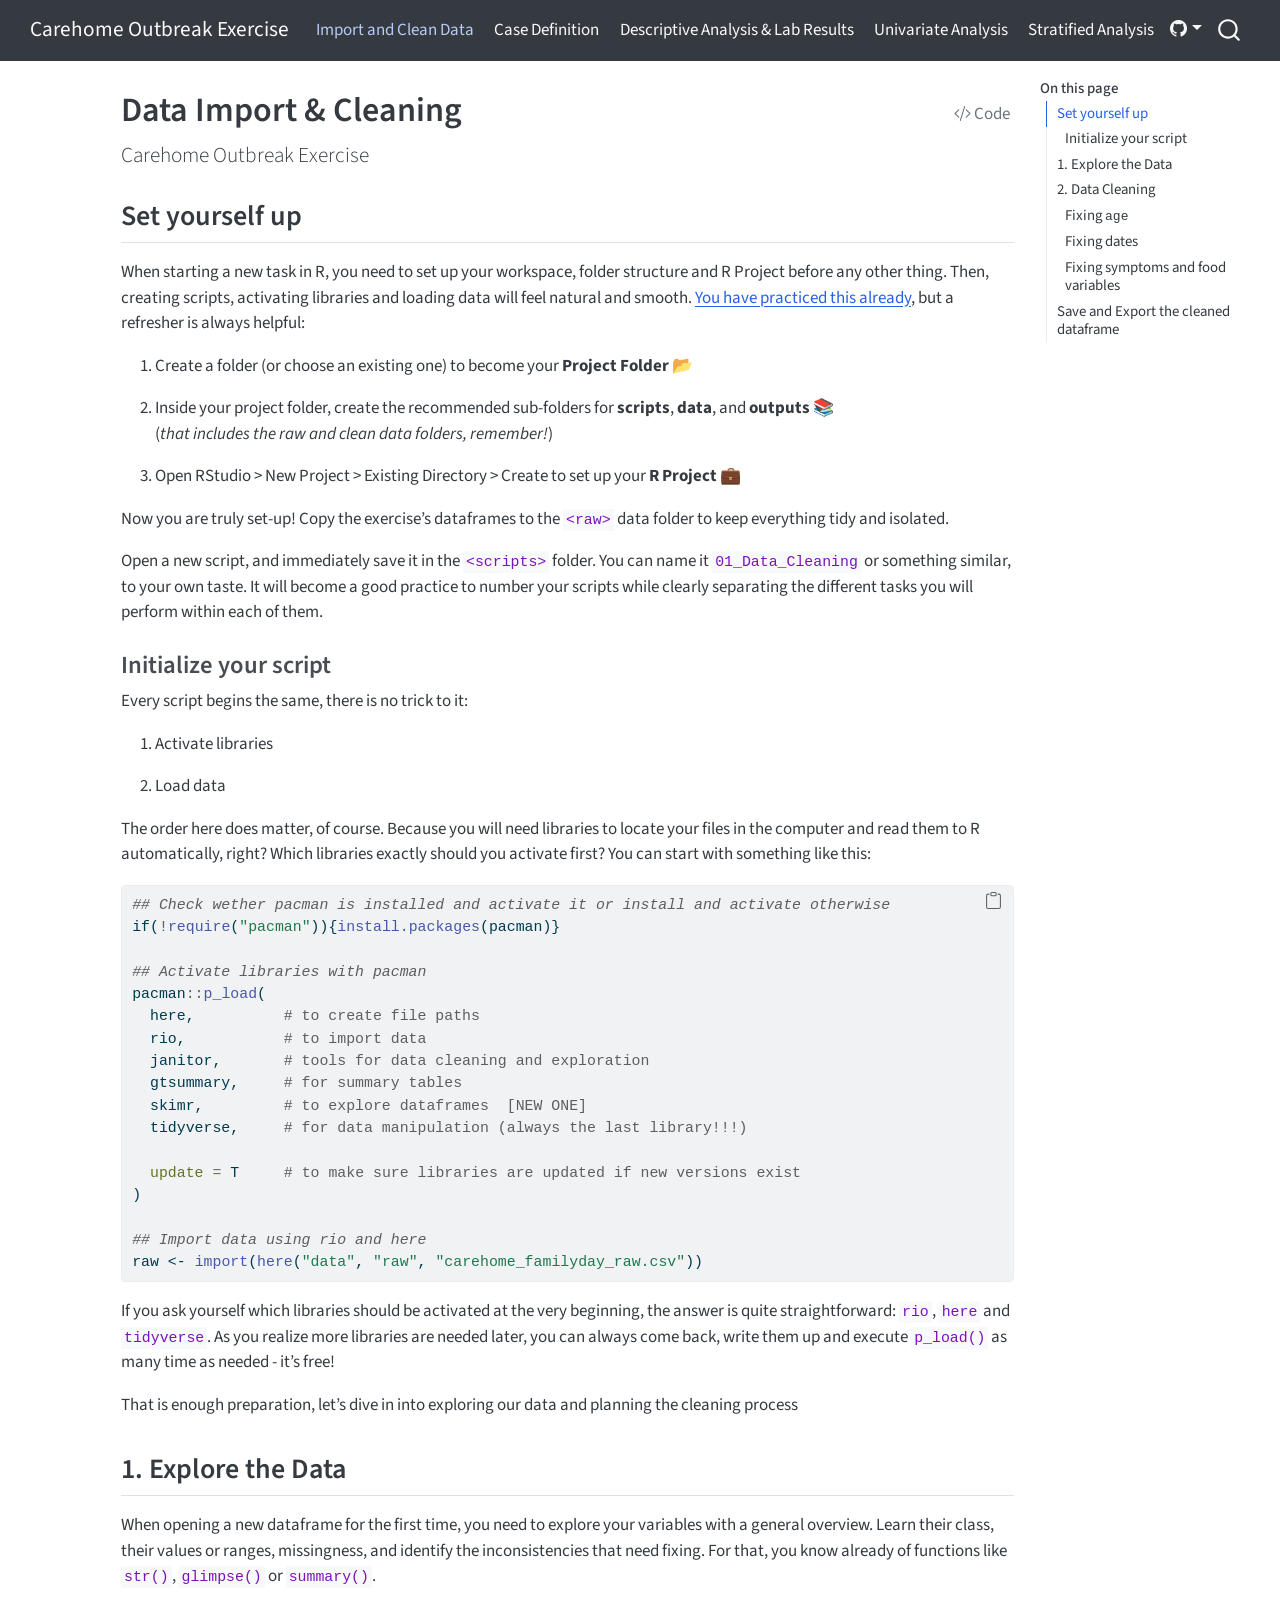
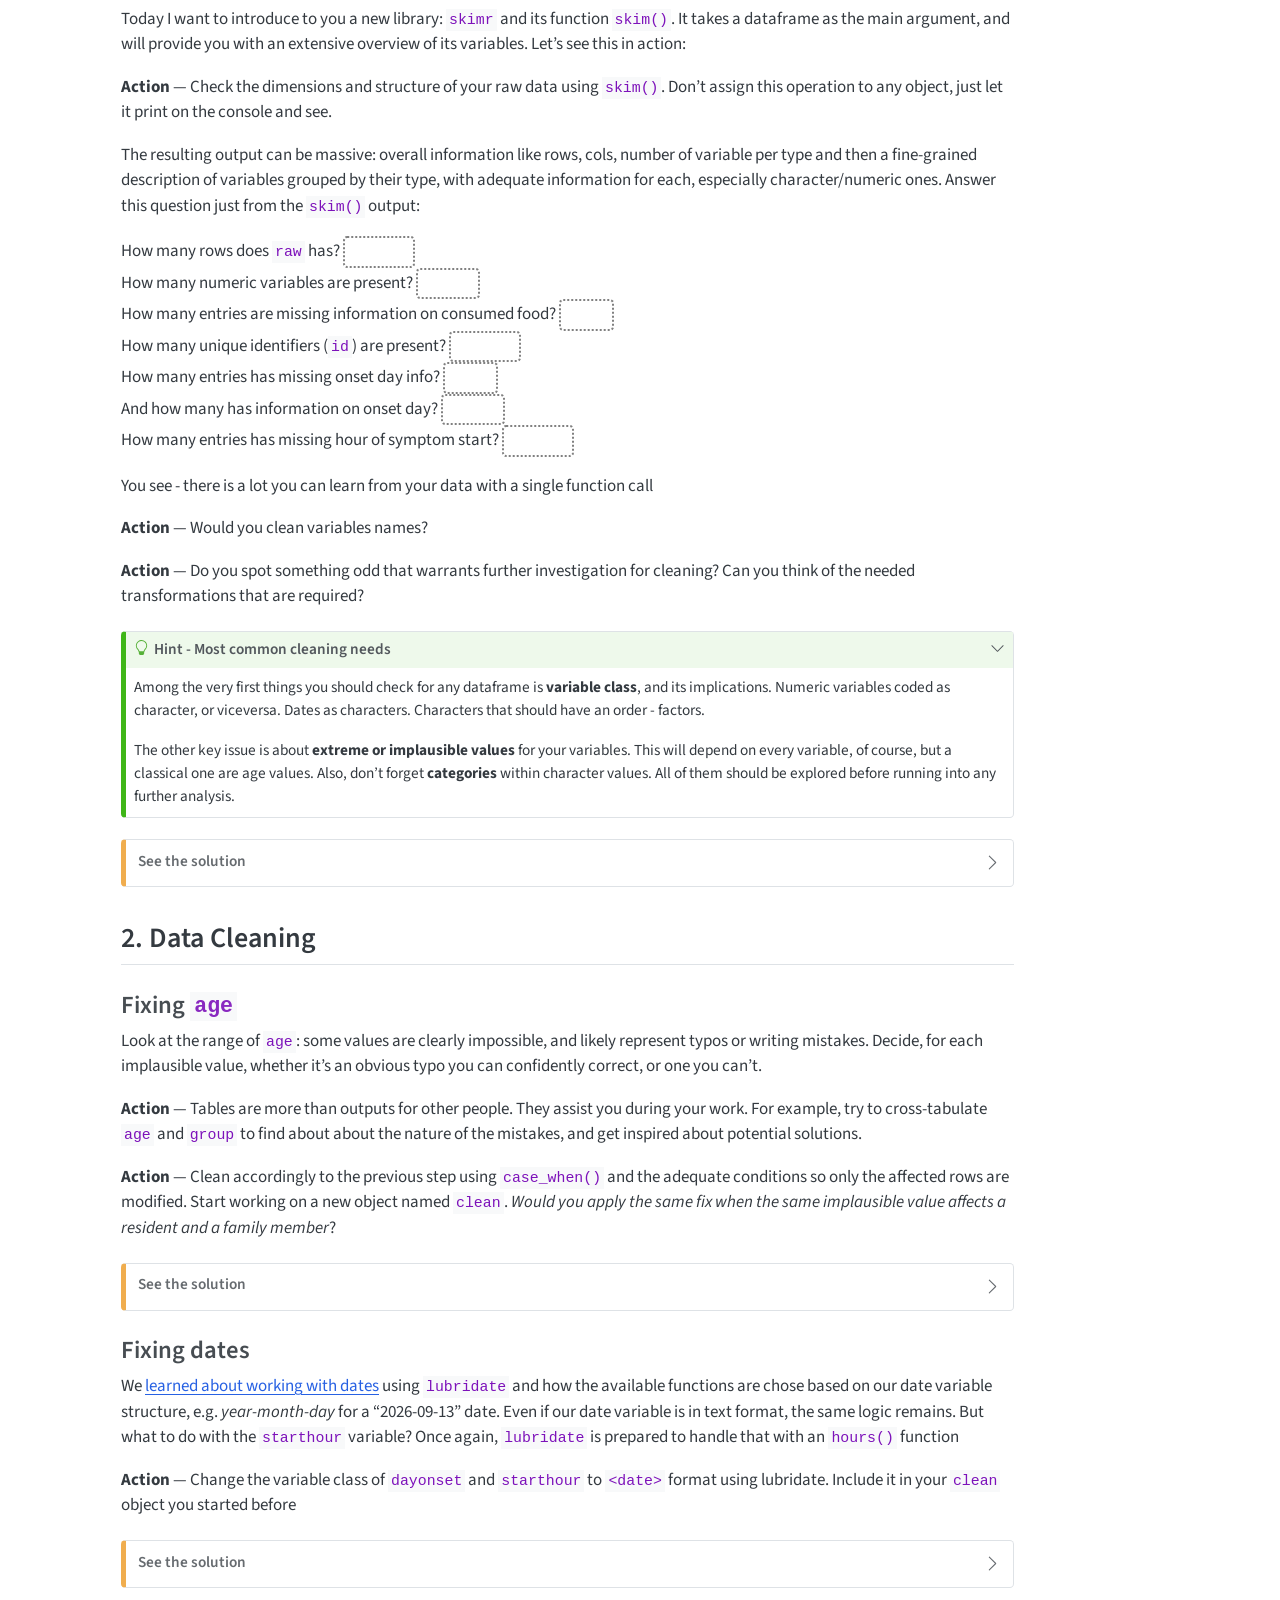
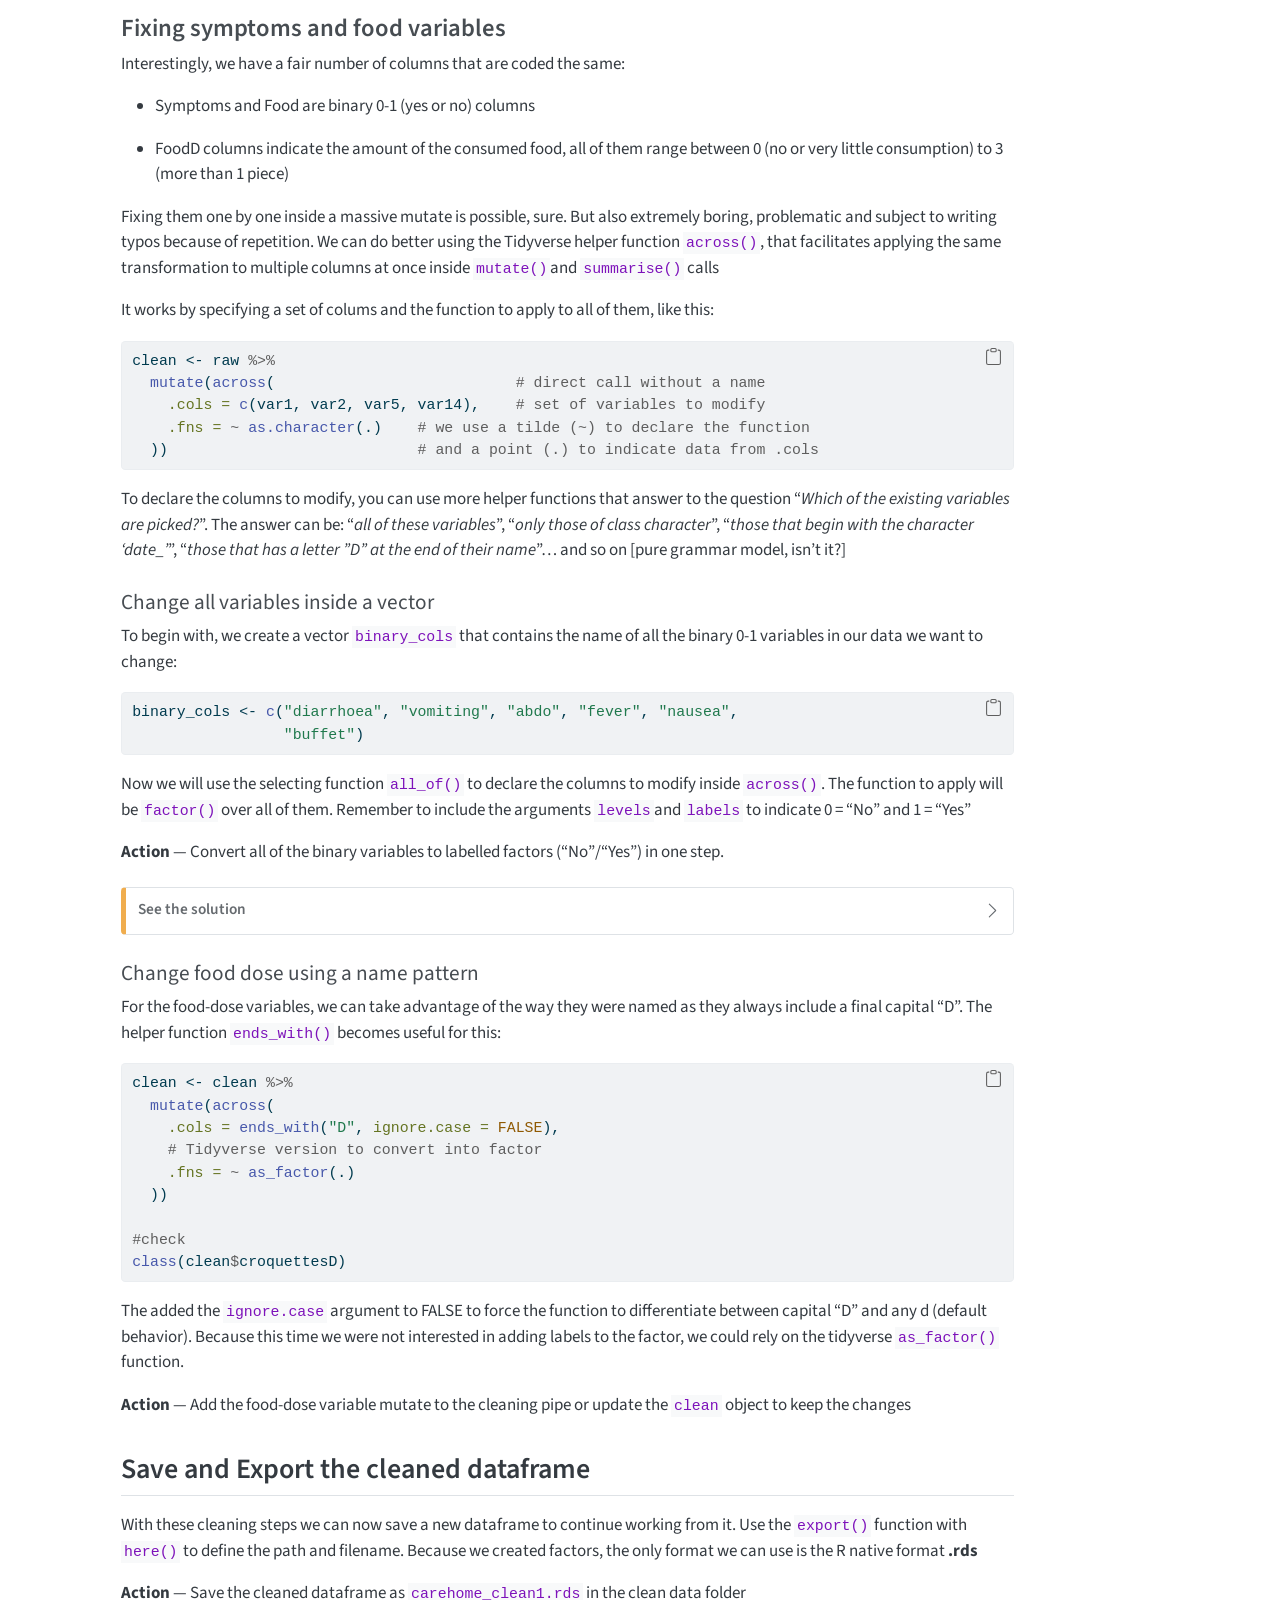
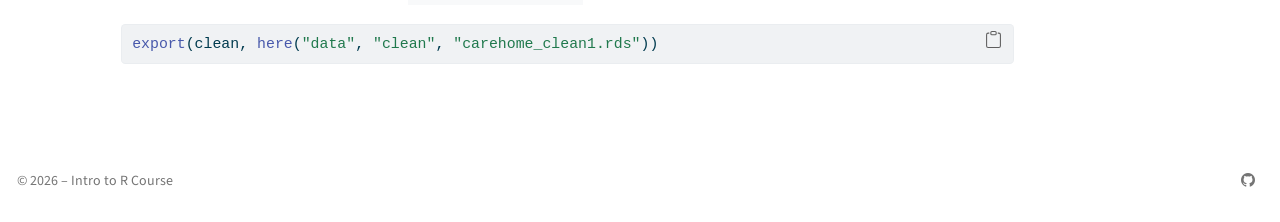
<file: web/scripts/01_Import_Cleaning.html>
<!DOCTYPE html>
<html xmlns="http://www.w3.org/1999/xhtml" lang="en" xml:lang="en"><head>

<meta charset="utf-8">
<meta name="generator" content="quarto-1.4.552">

<meta name="viewport" content="width=device-width, initial-scale=1.0, user-scalable=yes">


<title>Carehome Outbreak Exercise - Data Import &amp; Cleaning</title>
<style>
code{white-space: pre-wrap;}
span.smallcaps{font-variant: small-caps;}
div.columns{display: flex; gap: min(4vw, 1.5em);}
div.column{flex: auto; overflow-x: auto;}
div.hanging-indent{margin-left: 1.5em; text-indent: -1.5em;}
ul.task-list{list-style: none;}
ul.task-list li input[type="checkbox"] {
  width: 0.8em;
  margin: 0 0.8em 0.2em -1em; /* quarto-specific, see https://github.com/quarto-dev/quarto-cli/issues/4556 */ 
  vertical-align: middle;
}
/* CSS for syntax highlighting */
pre > code.sourceCode { white-space: pre; position: relative; }
pre > code.sourceCode > span { line-height: 1.25; }
pre > code.sourceCode > span:empty { height: 1.2em; }
.sourceCode { overflow: visible; }
code.sourceCode > span { color: inherit; text-decoration: inherit; }
div.sourceCode { margin: 1em 0; }
pre.sourceCode { margin: 0; }
@media screen {
div.sourceCode { overflow: auto; }
}
@media print {
pre > code.sourceCode { white-space: pre-wrap; }
pre > code.sourceCode > span { text-indent: -5em; padding-left: 5em; }
}
pre.numberSource code
  { counter-reset: source-line 0; }
pre.numberSource code > span
  { position: relative; left: -4em; counter-increment: source-line; }
pre.numberSource code > span > a:first-child::before
  { content: counter(source-line);
    position: relative; left: -1em; text-align: right; vertical-align: baseline;
    border: none; display: inline-block;
    -webkit-touch-callout: none; -webkit-user-select: none;
    -khtml-user-select: none; -moz-user-select: none;
    -ms-user-select: none; user-select: none;
    padding: 0 4px; width: 4em;
  }
pre.numberSource { margin-left: 3em;  padding-left: 4px; }
div.sourceCode
  {   }
@media screen {
pre > code.sourceCode > span > a:first-child::before { text-decoration: underline; }
}
</style>


<script src="../site_libs/quarto-nav/quarto-nav.js"></script>
<script src="../site_libs/clipboard/clipboard.min.js"></script>
<script src="../site_libs/quarto-search/autocomplete.umd.js"></script>
<script src="../site_libs/quarto-search/fuse.min.js"></script>
<script src="../site_libs/quarto-search/quarto-search.js"></script>
<meta name="quarto:offset" content="../">
<script src="../site_libs/quarto-html/quarto.js"></script>
<script src="../site_libs/quarto-html/popper.min.js"></script>
<script src="../site_libs/quarto-html/tippy.umd.min.js"></script>
<script src="../site_libs/quarto-html/anchor.min.js"></script>
<link href="../site_libs/quarto-html/tippy.css" rel="stylesheet">
<link href="../site_libs/quarto-html/quarto-syntax-highlighting.css" rel="stylesheet" id="quarto-text-highlighting-styles">
<script src="../site_libs/bootstrap/bootstrap.min.js"></script>
<link href="../site_libs/bootstrap/bootstrap-icons.css" rel="stylesheet">
<link href="../site_libs/bootstrap/bootstrap.min.css" rel="stylesheet" id="quarto-bootstrap" data-mode="light">
<script id="quarto-search-options" type="application/json">{
  "location": "navbar",
  "copy-button": false,
  "collapse-after": 3,
  "panel-placement": "end",
  "type": "overlay",
  "limit": 50,
  "keyboard-shortcut": [
    "f",
    "/",
    "s"
  ],
  "show-item-context": false,
  "language": {
    "search-no-results-text": "No results",
    "search-matching-documents-text": "matching documents",
    "search-copy-link-title": "Copy link to search",
    "search-hide-matches-text": "Hide additional matches",
    "search-more-match-text": "more match in this document",
    "search-more-matches-text": "more matches in this document",
    "search-clear-button-title": "Clear",
    "search-text-placeholder": "",
    "search-detached-cancel-button-title": "Cancel",
    "search-submit-button-title": "Submit",
    "search-label": "Search"
  }
}</script>


<link rel="stylesheet" href="../include/webex.css">
</head>

<body class="nav-fixed">

<div id="quarto-search-results"></div>
  <header id="quarto-header" class="headroom fixed-top">
    <nav class="navbar navbar-expand-lg " data-bs-theme="dark">
      <div class="navbar-container container-fluid">
      <div class="navbar-brand-container mx-auto">
    <a class="navbar-brand" href="../index.html">
    <span class="navbar-title">Carehome Outbreak Exercise</span>
    </a>
  </div>
            <div id="quarto-search" class="" title="Search"></div>
          <button class="navbar-toggler" type="button" data-bs-toggle="collapse" data-bs-target="#navbarCollapse" aria-controls="navbarCollapse" aria-expanded="false" aria-label="Toggle navigation" onclick="if (window.quartoToggleHeadroom) { window.quartoToggleHeadroom(); }">
  <span class="navbar-toggler-icon"></span>
</button>
          <div class="collapse navbar-collapse" id="navbarCollapse">
            <ul class="navbar-nav navbar-nav-scroll me-auto">
  <li class="nav-item">
    <a class="nav-link active" href="../scripts/01_Import_Cleaning.html" aria-current="page"> 
<span class="menu-text">Import and Clean Data</span></a>
  </li>  
  <li class="nav-item">
    <a class="nav-link" href="../scripts/02_Case_Definition.html"> 
<span class="menu-text">Case Definition</span></a>
  </li>  
  <li class="nav-item">
    <a class="nav-link" href="../scripts/03_Descriptive_LabResults.html"> 
<span class="menu-text">Descriptive Analysis &amp; Lab Results</span></a>
  </li>  
  <li class="nav-item">
    <a class="nav-link" href="../scripts/04_Univariate_Analyses.html"> 
<span class="menu-text">Univariate Analysis</span></a>
  </li>  
  <li class="nav-item">
    <a class="nav-link" href="../scripts/05_Stratified_Analyses.html"> 
<span class="menu-text">Stratified Analysis</span></a>
  </li>  
</ul>
          </div> <!-- /navcollapse -->
          <div class="quarto-navbar-tools">
    <div class="dropdown">
      <a href="" title="" id="quarto-navigation-tool-dropdown-0" class="quarto-navigation-tool dropdown-toggle px-1" data-bs-toggle="dropdown" aria-expanded="false" aria-label=""><i class="bi bi-github"></i></a>
      <ul class="dropdown-menu" aria-labelledby="quarto-navigation-tool-dropdown-0">
          <li>
            <a class="dropdown-item quarto-navbar-tools-item" href="https://github.com/EPIET/IntroToRCourse/tree/main">
            Source Code
            </a>
          </li>
          <li>
            <a class="dropdown-item quarto-navbar-tools-item" href="https://github.com/EPIET/IntroToRCourse/issues">
            Report an issue
            </a>
          </li>
      </ul>
    </div>
</div>
      </div> <!-- /container-fluid -->
    </nav>
</header>
<!-- content -->
<div id="quarto-content" class="quarto-container page-columns page-rows-contents page-layout-article page-navbar">
<!-- sidebar -->
<!-- margin-sidebar -->
    <div id="quarto-margin-sidebar" class="sidebar margin-sidebar">
        <nav id="TOC" role="doc-toc" class="toc-active" data-toc-expanded="99">
    <h2 id="toc-title">On this page</h2>
   
  <ul>
  <li><a href="#set-yourself-up" id="toc-set-yourself-up" class="nav-link active" data-scroll-target="#set-yourself-up">Set yourself up</a>
  <ul class="collapse">
  <li><a href="#initialize-your-script" id="toc-initialize-your-script" class="nav-link" data-scroll-target="#initialize-your-script">Initialize your script</a></li>
  </ul></li>
  <li><a href="#explore-the-data" id="toc-explore-the-data" class="nav-link" data-scroll-target="#explore-the-data">1. Explore the Data</a></li>
  <li><a href="#data-cleaning" id="toc-data-cleaning" class="nav-link" data-scroll-target="#data-cleaning">2. Data Cleaning</a>
  <ul class="collapse">
  <li><a href="#fixing-age" id="toc-fixing-age" class="nav-link" data-scroll-target="#fixing-age">Fixing <code>age</code></a></li>
  <li><a href="#fixing-dates" id="toc-fixing-dates" class="nav-link" data-scroll-target="#fixing-dates">Fixing dates</a></li>
  <li><a href="#fixing-symptoms-and-food-variables" id="toc-fixing-symptoms-and-food-variables" class="nav-link" data-scroll-target="#fixing-symptoms-and-food-variables">Fixing symptoms and food variables</a></li>
  </ul></li>
  <li><a href="#save-and-export-the-cleaned-dataframe" id="toc-save-and-export-the-cleaned-dataframe" class="nav-link" data-scroll-target="#save-and-export-the-cleaned-dataframe">Save and Export the cleaned dataframe</a></li>
  </ul>
</nav>
    </div>
<!-- main -->
<main class="content" id="quarto-document-content">

<header id="title-block-header" class="quarto-title-block default">
<div class="quarto-title">
<div class="quarto-title-block"><div><h1 class="title">Data Import &amp; Cleaning</h1><button type="button" class="btn code-tools-button" id="quarto-code-tools-source"><i class="bi"></i> Code</button></div></div>
<p class="subtitle lead">Carehome Outbreak Exercise</p>
</div>



<div class="quarto-title-meta">

    
  
    
  </div>
  


</header>


<section id="set-yourself-up" class="level2">
<h2 class="anchored" data-anchor-id="set-yourself-up">Set yourself up</h2>
<p>When starting a new task in R, you need to set up your workspace, folder structure and R Project before any other thing. Then, creating scripts, activating libraries and loading data will feel natural and smooth. <a href="https://epiet.github.io/IntroToRCourse/scripts/S1E2.html">You have practiced this already</a>, but a refresher is always helpful:</p>
<ol type="1">
<li><p>Create a folder (or choose an existing one) to become your <strong>Project Folder</strong> 📂</p></li>
<li><p>Inside your project folder, create the recommended sub-folders for <strong>scripts</strong>, <strong>data</strong>, and <strong>outputs</strong> 📚<br>
(<em>that includes the raw and clean data folders, remember!</em>)</p></li>
<li><p>Open RStudio &gt; New Project &gt; Existing Directory &gt; Create to set up your <strong>R Project</strong> 💼</p></li>
</ol>
<p>Now you are truly set-up! Copy the exercise’s dataframes to the <code>&lt;raw&gt;</code> data folder to keep everything tidy and isolated.</p>
<p>Open a new script, and immediately save it in the <code>&lt;scripts&gt;</code> folder. You can name it <code>01_Data_Cleaning</code> or something similar, to your own taste. It will become a good practice to number your scripts while clearly separating the different tasks you will perform within each of them.</p>
<section id="initialize-your-script" class="level3">
<h3 class="anchored" data-anchor-id="initialize-your-script">Initialize your script</h3>
<p>Every script begins the same, there is no trick to it:</p>
<ol type="1">
<li><p>Activate libraries</p></li>
<li><p>Load data</p></li>
</ol>
<p>The order here does matter, of course. Because you will need libraries to locate your files in the computer and read them to R automatically, right? Which libraries exactly should you activate first? You can start with something like this:</p>
<div class="sourceCode" id="cb1"><pre class="sourceCode r code-with-copy"><code class="sourceCode r"><span id="cb1-1"><a href="#cb1-1" aria-hidden="true" tabindex="-1"></a><span class="do">## Check wether pacman is installed and activate it or install and activate otherwise</span></span>
<span id="cb1-2"><a href="#cb1-2" aria-hidden="true" tabindex="-1"></a><span class="cf">if</span>(<span class="sc">!</span><span class="fu">require</span>(<span class="st">"pacman"</span>)){<span class="fu">install.packages</span>(pacman)}</span>
<span id="cb1-3"><a href="#cb1-3" aria-hidden="true" tabindex="-1"></a></span>
<span id="cb1-4"><a href="#cb1-4" aria-hidden="true" tabindex="-1"></a><span class="do">## Activate libraries with pacman</span></span>
<span id="cb1-5"><a href="#cb1-5" aria-hidden="true" tabindex="-1"></a>pacman<span class="sc">::</span><span class="fu">p_load</span>(</span>
<span id="cb1-6"><a href="#cb1-6" aria-hidden="true" tabindex="-1"></a>  here,          <span class="co"># to create file paths</span></span>
<span id="cb1-7"><a href="#cb1-7" aria-hidden="true" tabindex="-1"></a>  rio,           <span class="co"># to import data</span></span>
<span id="cb1-8"><a href="#cb1-8" aria-hidden="true" tabindex="-1"></a>  janitor,       <span class="co"># tools for data cleaning and exploration</span></span>
<span id="cb1-9"><a href="#cb1-9" aria-hidden="true" tabindex="-1"></a>  gtsummary,     <span class="co"># for summary tables</span></span>
<span id="cb1-10"><a href="#cb1-10" aria-hidden="true" tabindex="-1"></a>  skimr,         <span class="co"># to explore dataframes  [NEW ONE]</span></span>
<span id="cb1-11"><a href="#cb1-11" aria-hidden="true" tabindex="-1"></a>  tidyverse,     <span class="co"># for data manipulation (always the last library!!!)</span></span>
<span id="cb1-12"><a href="#cb1-12" aria-hidden="true" tabindex="-1"></a>  </span>
<span id="cb1-13"><a href="#cb1-13" aria-hidden="true" tabindex="-1"></a>  <span class="at">update =</span> T     <span class="co"># to make sure libraries are updated if new versions exist</span></span>
<span id="cb1-14"><a href="#cb1-14" aria-hidden="true" tabindex="-1"></a>)</span>
<span id="cb1-15"><a href="#cb1-15" aria-hidden="true" tabindex="-1"></a></span>
<span id="cb1-16"><a href="#cb1-16" aria-hidden="true" tabindex="-1"></a><span class="do">## Import data using rio and here</span></span>
<span id="cb1-17"><a href="#cb1-17" aria-hidden="true" tabindex="-1"></a>raw <span class="ot">&lt;-</span> <span class="fu">import</span>(<span class="fu">here</span>(<span class="st">"data"</span>, <span class="st">"raw"</span>, <span class="st">"carehome_familyday_raw.csv"</span>))</span></code><button title="Copy to Clipboard" class="code-copy-button"><i class="bi"></i></button></pre></div>
<p>If you ask yourself which libraries should be activated at the very beginning, the answer is quite straightforward: <code>rio</code>, <code>here</code> and <code>tidyverse</code>. As you realize more libraries are needed later, you can always come back, write them up and execute <code>p_load()</code> as many time as needed - it’s free!</p>
<p>That is enough preparation, let’s dive in into exploring our data and planning the cleaning process</p>
</section>
</section>
<section id="explore-the-data" class="level2">
<h2 class="anchored" data-anchor-id="explore-the-data">1. Explore the Data</h2>
<p>When opening a new dataframe for the first time, you need to explore your variables with a general overview. Learn their class, their values or ranges, missingness, and identify the inconsistencies that need fixing. For that, you know already of functions like <code>str()</code>, <code>glimpse()</code> or <code>summary()</code>.</p>
<p>Today I want to introduce to you a new library: <code>skimr</code> and its function <code>skim()</code>. It takes a dataframe as the main argument, and will provide you with an extensive overview of its variables. Let’s see this in action:</p>
<p><strong>Action</strong> — Check the dimensions and structure of your raw data using <code>skim()</code>. Don’t assign this operation to any object, just let it print on the console and see.</p>
<p>The resulting output can be massive: overall information like rows, cols, number of variable per type and then a fine-grained description of variables grouped by their type, with adequate information for each, especially character/numeric ones. Answer this question just from the <code>skim()</code> output:</p>
<p>How many rows does <code>raw</code> has? <input class="webex-solveme nospaces" size="3" data-answer="[&quot;167&quot;]"><br>
How many numeric variables are present? <input class="webex-solveme nospaces" size="2" data-answer="[&quot;26&quot;]"><br>
How many entries are missing information on consumed food? <input class="webex-solveme nospaces" size="1" data-answer="[&quot;6&quot;]"><br>
How many unique identifiers (<code>id</code>) are present? <input class="webex-solveme nospaces" size="3" data-answer="[&quot;167&quot;]"><br>
How many entries has missing onset day info? <input class="webex-solveme nospaces" size="1" data-answer="[&quot;0&quot;]"><br>
And how many has information on onset day? <input class="webex-solveme nospaces" size="2" data-answer="[&quot;61&quot;]"><br>
How many entries has missing hour of symptom start? <input class="webex-solveme nospaces" size="3" data-answer="[&quot;106&quot;]"></p>
<p>You see - there is a lot you can learn from your data with a single function call</p>
<p><strong>Action</strong> — Would you clean variables names?</p>
<p><strong>Action</strong> — Do you spot something odd that warrants further investigation for cleaning? Can you think of the needed transformations that are required?</p>
<div class="callout callout-style-default callout-tip callout-titled">
<div class="callout-header d-flex align-content-center" data-bs-toggle="collapse" data-bs-target=".callout-1-contents" aria-controls="callout-1" aria-expanded="true" aria-label="Toggle callout">
<div class="callout-icon-container">
<i class="callout-icon"></i>
</div>
<div class="callout-title-container flex-fill">
Hint - Most common cleaning needs
</div>
<div class="callout-btn-toggle d-inline-block border-0 py-1 ps-1 pe-0 float-end"><i class="callout-toggle"></i></div>
</div>
<div id="callout-1" class="callout-1-contents callout-collapse collapse show">
<div class="callout-body-container callout-body">
<p>Among the very first things you should check for any dataframe is <strong>variable class</strong>, and its implications. Numeric variables coded as character, or viceversa. Dates as characters. Characters that should have an order - factors.</p>
<p>The other key issue is about <strong>extreme or implausible values</strong> for your variables. This will depend on every variable, of course, but a classical one are age values. Also, don’t forget <strong>categories</strong> within character values. All of them should be explored before running into any further analysis.</p>
</div>
</div>
</div>
<div class="callout callout-style-simple callout-caution no-icon callout-titled">
<div class="callout-header d-flex align-content-center" data-bs-toggle="collapse" data-bs-target=".callout-2-contents" aria-controls="callout-2" aria-expanded="false" aria-label="Toggle callout">
<div class="callout-icon-container">
<i class="callout-icon no-icon"></i>
</div>
<div class="callout-title-container flex-fill">
See the solution
</div>
<div class="callout-btn-toggle d-inline-block border-0 py-1 ps-1 pe-0 float-end"><i class="callout-toggle"></i></div>
</div>
<div id="callout-2" class="callout-2-contents callout-collapse collapse">
<div class="callout-body-container callout-body">
<p>Below you can find one possible solution for exploring variables. You may use different functions or approaches, because you already know a few of them. As long as you are able to understand your data and spot cleaning needs, that’s perfectly fine.</p>
<div class="sourceCode" id="cb2"><pre class="sourceCode r code-with-copy"><code class="sourceCode r"><span id="cb2-1"><a href="#cb2-1" aria-hidden="true" tabindex="-1"></a><span class="do">## Dataframe summary</span></span>
<span id="cb2-2"><a href="#cb2-2" aria-hidden="true" tabindex="-1"></a>skimr<span class="sc">::</span><span class="fu">skim</span>(raw)</span>
<span id="cb2-3"><a href="#cb2-3" aria-hidden="true" tabindex="-1"></a></span>
<span id="cb2-4"><a href="#cb2-4" aria-hidden="true" tabindex="-1"></a><span class="do">## Further exploring</span></span>
<span id="cb2-5"><a href="#cb2-5" aria-hidden="true" tabindex="-1"></a><span class="fu">range</span>(raw<span class="sc">$</span>age)  <span class="co"># see min and max values of a numeric vector</span></span>
<span id="cb2-6"><a href="#cb2-6" aria-hidden="true" tabindex="-1"></a></span>
<span id="cb2-7"><a href="#cb2-7" aria-hidden="true" tabindex="-1"></a><span class="fu">unique</span>(raw<span class="sc">$</span>sex)      <span class="co"># Main present categories with unique</span></span>
<span id="cb2-8"><a href="#cb2-8" aria-hidden="true" tabindex="-1"></a><span class="fu">unique</span>(raw<span class="sc">$</span>group)</span>
<span id="cb2-9"><a href="#cb2-9" aria-hidden="true" tabindex="-1"></a><span class="fu">unique</span>(raw<span class="sc">$</span>buffet)</span>
<span id="cb2-10"><a href="#cb2-10" aria-hidden="true" tabindex="-1"></a></span>
<span id="cb2-11"><a href="#cb2-11" aria-hidden="true" tabindex="-1"></a><span class="fu">tabyl</span>(raw<span class="sc">$</span>vomiting)    <span class="co"># check some symptoms and fodd item variables with tabyl</span></span>
<span id="cb2-12"><a href="#cb2-12" aria-hidden="true" tabindex="-1"></a><span class="fu">tabyl</span>(raw<span class="sc">$</span>croquettes)</span>
<span id="cb2-13"><a href="#cb2-13" aria-hidden="true" tabindex="-1"></a><span class="fu">tabyl</span>(raw<span class="sc">$</span>croquettesD)</span></code><button title="Copy to Clipboard" class="code-copy-button"><i class="bi"></i></button></pre></div>
<p>After exploring the data, you should have realized at least three things requiring cleaning:</p>
<ol type="1">
<li><p><strong><code>age</code></strong>: some obviously implausible values are present and we need to decide whether they can be fixed, turned into NAs or deleted</p></li>
<li><p><strong>dates</strong>: we have two of them that require transformation - and potentially a merge</p></li>
<li><p><strong>categories as numbers:</strong> practically all symptoms and food item variables were read as numbers because they are coded as 0-1. We should fix that turning them into factors</p></li>
</ol>
</div>
</div>
</div>
</section>
<section id="data-cleaning" class="level2">
<h2 class="anchored" data-anchor-id="data-cleaning">2. Data Cleaning</h2>
<section id="fixing-age" class="level3">
<h3 class="anchored" data-anchor-id="fixing-age">Fixing <code>age</code></h3>
<p>Look at the range of <code>age</code>: some values are clearly impossible, and likely represent typos or writing mistakes. Decide, for each implausible value, whether it’s an obvious typo you can confidently correct, or one you can’t.</p>
<p><strong>Action</strong> — Tables are more than outputs for other people. They assist you during your work. For example, try to cross-tabulate <code>age</code> and <code>group</code> to find about about the nature of the mistakes, and get inspired about potential solutions.</p>
<p><strong>Action</strong> — Clean accordingly to the previous step using <code>case_when()</code> and the adequate conditions so only the affected rows are modified. Start working on a new object named <code>clean</code>. <em>Would you apply the same fix when the same implausible value affects a resident and a family member</em>?</p>
<div class="callout callout-style-simple callout-caution no-icon callout-titled">
<div class="callout-header d-flex align-content-center" data-bs-toggle="collapse" data-bs-target=".callout-3-contents" aria-controls="callout-3" aria-expanded="false" aria-label="Toggle callout">
<div class="callout-icon-container">
<i class="callout-icon no-icon"></i>
</div>
<div class="callout-title-container flex-fill">
See the solution
</div>
<div class="callout-btn-toggle d-inline-block border-0 py-1 ps-1 pe-0 float-end"><i class="callout-toggle"></i></div>
</div>
<div id="callout-3" class="callout-3-contents callout-collapse collapse">
<div class="callout-body-container callout-body">
<div class="sourceCode" id="cb3"><pre class="sourceCode r code-with-copy"><code class="sourceCode r"><span id="cb3-1"><a href="#cb3-1" aria-hidden="true" tabindex="-1"></a><span class="co"># Crosstabulate age and group using janitor to find inplausible values</span></span>
<span id="cb3-2"><a href="#cb3-2" aria-hidden="true" tabindex="-1"></a>raw <span class="sc">%&gt;%</span> <span class="fu">tabyl</span>(age, group)</span>
<span id="cb3-3"><a href="#cb3-3" aria-hidden="true" tabindex="-1"></a></span>
<span id="cb3-4"><a href="#cb3-4" aria-hidden="true" tabindex="-1"></a><span class="co"># Fix the age variable whit case_when()</span></span>
<span id="cb3-5"><a href="#cb3-5" aria-hidden="true" tabindex="-1"></a>clean <span class="ot">&lt;-</span> raw <span class="sc">%&gt;%</span> </span>
<span id="cb3-6"><a href="#cb3-6" aria-hidden="true" tabindex="-1"></a>  <span class="fu">mutate</span>(<span class="at">age =</span> <span class="fu">case_when</span>(</span>
<span id="cb3-7"><a href="#cb3-7" aria-hidden="true" tabindex="-1"></a>    <span class="co"># negative age value to positive</span></span>
<span id="cb3-8"><a href="#cb3-8" aria-hidden="true" tabindex="-1"></a>    age <span class="sc">==</span> <span class="sc">-</span><span class="dv">35</span>  <span class="sc">~</span> <span class="dv">35</span>, </span>
<span id="cb3-9"><a href="#cb3-9" aria-hidden="true" tabindex="-1"></a>    <span class="co"># if 190 years and family member, assume 19 years typo</span></span>
<span id="cb3-10"><a href="#cb3-10" aria-hidden="true" tabindex="-1"></a>    age <span class="sc">==</span> <span class="dv">190</span> <span class="sc">&amp;</span> group <span class="sc">==</span> <span class="st">"family"</span>  <span class="sc">~</span> <span class="dv">19</span>, </span>
<span id="cb3-11"><a href="#cb3-11" aria-hidden="true" tabindex="-1"></a>    <span class="co"># if 190 years and resident, assume 90 years typo</span></span>
<span id="cb3-12"><a href="#cb3-12" aria-hidden="true" tabindex="-1"></a>    age <span class="sc">==</span> <span class="dv">190</span> <span class="sc">&amp;</span> group <span class="sc">==</span> <span class="st">"resident"</span>  <span class="sc">~</span> <span class="dv">90</span>,</span>
<span id="cb3-13"><a href="#cb3-13" aria-hidden="true" tabindex="-1"></a>    <span class="co"># everyone else stays the same</span></span>
<span id="cb3-14"><a href="#cb3-14" aria-hidden="true" tabindex="-1"></a>    <span class="at">.default =</span> age</span>
<span id="cb3-15"><a href="#cb3-15" aria-hidden="true" tabindex="-1"></a>  ))</span></code><button title="Copy to Clipboard" class="code-copy-button"><i class="bi"></i></button></pre></div>
<p>Not every bad value has an obvious fix. A rule like <em>“correct it if the error is unambiguous (an extra digit, a stray minus sign); set it to <code>NA</code> if you’d just be guessing”</em> is a defensible, explicit policy - and one you can state in a line of code, not just in your head.</p>
<p>Hadn’t you cross-tabulated by <code>group</code> first, relying only on the <code>age</code> range, your fixing may have looked different. Use the information available whenever possible.</p>
</div>
</div>
</div>
</section>
<section id="fixing-dates" class="level3">
<h3 class="anchored" data-anchor-id="fixing-dates">Fixing dates</h3>
<p>We <a href="https://epiet.github.io/IntroToRCourse/scripts/S3E2.html#fixing-dates">learned about working with dates</a> using <code>lubridate</code> and how the available functions are chose based on our date variable structure, e.g.&nbsp;<em>year-month-day</em> for a “2026-09-13” date. Even if our date variable is in text format, the same logic remains. But what to do with the <code>starthour</code> variable? Once again, <code>lubridate</code> is prepared to handle that with an <code>hours()</code> function</p>
<p><strong>Action</strong> — Change the variable class of <code>dayonset</code> and <code>starthour</code> to <code>&lt;date&gt;</code> format using lubridate. Include it in your <code>clean</code> object you started before</p>
<div class="callout callout-style-simple callout-caution no-icon callout-titled">
<div class="callout-header d-flex align-content-center" data-bs-toggle="collapse" data-bs-target=".callout-4-contents" aria-controls="callout-4" aria-expanded="false" aria-label="Toggle callout">
<div class="callout-icon-container">
<i class="callout-icon no-icon"></i>
</div>
<div class="callout-title-container flex-fill">
See the solution
</div>
<div class="callout-btn-toggle d-inline-block border-0 py-1 ps-1 pe-0 float-end"><i class="callout-toggle"></i></div>
</div>
<div id="callout-4" class="callout-4-contents callout-collapse collapse">
<div class="callout-body-container callout-body">
<p>You can include this cleaning step by either updating the <code>clean</code> object from the previous step or by adding it with a pipe in the first cleaning chain starting with <code>raw</code>.</p>
<div class="sourceCode" id="cb4"><pre class="sourceCode r code-with-copy"><code class="sourceCode r"><span id="cb4-1"><a href="#cb4-1" aria-hidden="true" tabindex="-1"></a><span class="co"># Update the clean object from before</span></span>
<span id="cb4-2"><a href="#cb4-2" aria-hidden="true" tabindex="-1"></a>clean <span class="ot">&lt;-</span> clean <span class="sc">%&gt;%</span> </span>
<span id="cb4-3"><a href="#cb4-3" aria-hidden="true" tabindex="-1"></a>  <span class="fu">mutate</span>(</span>
<span id="cb4-4"><a href="#cb4-4" aria-hidden="true" tabindex="-1"></a>    <span class="at">dayonset =</span> <span class="fu">dmy</span>(dayonset),</span>
<span id="cb4-5"><a href="#cb4-5" aria-hidden="true" tabindex="-1"></a>    <span class="at">starthour =</span> <span class="fu">hours</span>(starthour)</span>
<span id="cb4-6"><a href="#cb4-6" aria-hidden="true" tabindex="-1"></a>  ) </span>
<span id="cb4-7"><a href="#cb4-7" aria-hidden="true" tabindex="-1"></a></span>
<span id="cb4-8"><a href="#cb4-8" aria-hidden="true" tabindex="-1"></a></span>
<span id="cb4-9"><a href="#cb4-9" aria-hidden="true" tabindex="-1"></a><span class="co"># Or add a new pipe to your cleaning chain</span></span>
<span id="cb4-10"><a href="#cb4-10" aria-hidden="true" tabindex="-1"></a>clean <span class="ot">&lt;-</span> raw <span class="sc">%&gt;%</span> </span>
<span id="cb4-11"><a href="#cb4-11" aria-hidden="true" tabindex="-1"></a>  <span class="fu">mutate</span>(<span class="at">age =</span> <span class="fu">case_when</span>(</span>
<span id="cb4-12"><a href="#cb4-12" aria-hidden="true" tabindex="-1"></a>    <span class="co"># negative age value to positive</span></span>
<span id="cb4-13"><a href="#cb4-13" aria-hidden="true" tabindex="-1"></a>    age <span class="sc">==</span> <span class="sc">-</span><span class="dv">35</span>  <span class="sc">~</span> <span class="dv">35</span>, </span>
<span id="cb4-14"><a href="#cb4-14" aria-hidden="true" tabindex="-1"></a>    <span class="co"># if 190 years and family member, assume 19 years typo</span></span>
<span id="cb4-15"><a href="#cb4-15" aria-hidden="true" tabindex="-1"></a>    age <span class="sc">==</span> <span class="dv">190</span> <span class="sc">&amp;</span> group <span class="sc">==</span> <span class="st">"family"</span>  <span class="sc">~</span> <span class="dv">19</span>, </span>
<span id="cb4-16"><a href="#cb4-16" aria-hidden="true" tabindex="-1"></a>    <span class="co"># if 190 years and resident, assume 90 years typo</span></span>
<span id="cb4-17"><a href="#cb4-17" aria-hidden="true" tabindex="-1"></a>    age <span class="sc">==</span> <span class="dv">190</span> <span class="sc">&amp;</span> group <span class="sc">==</span> <span class="st">"resident"</span>  <span class="sc">~</span> <span class="dv">90</span>,</span>
<span id="cb4-18"><a href="#cb4-18" aria-hidden="true" tabindex="-1"></a>    <span class="co"># everyone else stays the same</span></span>
<span id="cb4-19"><a href="#cb4-19" aria-hidden="true" tabindex="-1"></a>    <span class="at">.default =</span> age</span>
<span id="cb4-20"><a href="#cb4-20" aria-hidden="true" tabindex="-1"></a>  )) <span class="sc">%&gt;%</span> </span>
<span id="cb4-21"><a href="#cb4-21" aria-hidden="true" tabindex="-1"></a>  <span class="co"># Fix dates format</span></span>
<span id="cb4-22"><a href="#cb4-22" aria-hidden="true" tabindex="-1"></a>  <span class="fu">mutate</span>(</span>
<span id="cb4-23"><a href="#cb4-23" aria-hidden="true" tabindex="-1"></a>    <span class="at">dayonset =</span> <span class="fu">dmy</span>(dayonset),</span>
<span id="cb4-24"><a href="#cb4-24" aria-hidden="true" tabindex="-1"></a>    <span class="at">starthour =</span> <span class="fu">hours</span>(starthour)</span>
<span id="cb4-25"><a href="#cb4-25" aria-hidden="true" tabindex="-1"></a>  ) </span></code><button title="Copy to Clipboard" class="code-copy-button"><i class="bi"></i></button></pre></div>
</div>
</div>
</div>
</section>
<section id="fixing-symptoms-and-food-variables" class="level3">
<h3 class="anchored" data-anchor-id="fixing-symptoms-and-food-variables">Fixing symptoms and food variables</h3>
<p>Interestingly, we have a fair number of columns that are coded the same:</p>
<ul>
<li><p>Symptoms and Food are binary 0-1 (yes or no) columns</p></li>
<li><p>FoodD columns indicate the amount of the consumed food, all of them range between 0 (no or very little consumption) to 3 (more than 1 piece)</p></li>
</ul>
<p>Fixing them one by one inside a massive mutate is possible, sure. But also extremely boring, problematic and subject to writing typos because of repetition. We can do better using the Tidyverse helper function <code>across()</code>, that facilitates applying the same transformation to multiple columns at once inside <code>mutate()</code>and <code>summarise()</code> calls</p>
<p>It works by specifying a set of colums and the function to apply to all of them, like this:</p>
<div class="sourceCode" id="cb5"><pre class="sourceCode r code-with-copy"><code class="sourceCode r"><span id="cb5-1"><a href="#cb5-1" aria-hidden="true" tabindex="-1"></a>clean <span class="ot">&lt;-</span> raw <span class="sc">%&gt;%</span> </span>
<span id="cb5-2"><a href="#cb5-2" aria-hidden="true" tabindex="-1"></a>  <span class="fu">mutate</span>(<span class="fu">across</span>(                           <span class="co"># direct call without a name</span></span>
<span id="cb5-3"><a href="#cb5-3" aria-hidden="true" tabindex="-1"></a>    <span class="at">.cols =</span> <span class="fu">c</span>(var1, var2, var5, var14),    <span class="co"># set of variables to modify</span></span>
<span id="cb5-4"><a href="#cb5-4" aria-hidden="true" tabindex="-1"></a>    <span class="at">.fns =</span> <span class="sc">~</span> <span class="fu">as.character</span>(.)    <span class="co"># we use a tilde (~) to declare the function</span></span>
<span id="cb5-5"><a href="#cb5-5" aria-hidden="true" tabindex="-1"></a>  ))                            <span class="co"># and a point (.) to indicate data from .cols</span></span></code><button title="Copy to Clipboard" class="code-copy-button"><i class="bi"></i></button></pre></div>
<p>To declare the columns to modify, you can use more helper functions that answer to the question “<em>Which of the existing variables are picked?</em>”. The answer can be: “<em>all of these variables</em>”, “<em>only those of class character</em>”, “<em>those that begin with the character ‘date_’</em>”, “<em>those that has a letter ”D” at the end of their name</em>”… and so on [pure grammar model, isn’t it?]</p>
<section id="change-all-variables-inside-a-vector" class="level4">
<h4 class="anchored" data-anchor-id="change-all-variables-inside-a-vector">Change all variables inside a vector</h4>
<p>To begin with, we create a vector <code>binary_cols</code> that contains the name of all the binary 0-1 variables in our data we want to change:</p>
<div class="sourceCode" id="cb6"><pre class="sourceCode r code-with-copy"><code class="sourceCode r"><span id="cb6-1"><a href="#cb6-1" aria-hidden="true" tabindex="-1"></a>binary_cols <span class="ot">&lt;-</span> <span class="fu">c</span>(<span class="st">"diarrhoea"</span>, <span class="st">"vomiting"</span>, <span class="st">"abdo"</span>, <span class="st">"fever"</span>, <span class="st">"nausea"</span>,</span>
<span id="cb6-2"><a href="#cb6-2" aria-hidden="true" tabindex="-1"></a>                 <span class="st">"buffet"</span>)</span></code><button title="Copy to Clipboard" class="code-copy-button"><i class="bi"></i></button></pre></div>
<p>Now we will use the selecting function <code>all_of()</code> to declare the columns to modify inside <code>across()</code>. The function to apply will be <code>factor()</code> over all of them. Remember to include the arguments <code>levels</code>and <code>labels</code> to indicate 0 = “No” and 1 = “Yes”</p>
<p><strong>Action</strong> — Convert all of the binary variables to labelled factors (“No”/“Yes”) in one step.</p>
<div class="callout callout-style-simple callout-caution no-icon callout-titled">
<div class="callout-header d-flex align-content-center" data-bs-toggle="collapse" data-bs-target=".callout-5-contents" aria-controls="callout-5" aria-expanded="false" aria-label="Toggle callout">
<div class="callout-icon-container">
<i class="callout-icon no-icon"></i>
</div>
<div class="callout-title-container flex-fill">
See the solution
</div>
<div class="callout-btn-toggle d-inline-block border-0 py-1 ps-1 pe-0 float-end"><i class="callout-toggle"></i></div>
</div>
<div id="callout-5" class="callout-5-contents callout-collapse collapse">
<div class="callout-body-container callout-body">
<div class="sourceCode" id="cb7"><pre class="sourceCode r code-with-copy"><code class="sourceCode r"><span id="cb7-1"><a href="#cb7-1" aria-hidden="true" tabindex="-1"></a>clean <span class="ot">&lt;-</span> clean <span class="sc">%&gt;%</span> </span>
<span id="cb7-2"><a href="#cb7-2" aria-hidden="true" tabindex="-1"></a>  <span class="fu">mutate</span>(<span class="fu">across</span>(</span>
<span id="cb7-3"><a href="#cb7-3" aria-hidden="true" tabindex="-1"></a>    <span class="co"># Transform all variables in the binary_cols vector</span></span>
<span id="cb7-4"><a href="#cb7-4" aria-hidden="true" tabindex="-1"></a>    <span class="at">.cols =</span> <span class="fu">all_of</span>(binary_cols),</span>
<span id="cb7-5"><a href="#cb7-5" aria-hidden="true" tabindex="-1"></a>    <span class="co"># By transforming then into 0-1 factors with "No"-"Yes" labels</span></span>
<span id="cb7-6"><a href="#cb7-6" aria-hidden="true" tabindex="-1"></a>    <span class="co"># Base R version of transforming into factor</span></span>
<span id="cb7-7"><a href="#cb7-7" aria-hidden="true" tabindex="-1"></a>    <span class="at">.fns =</span> <span class="sc">~</span> <span class="fu">factor</span>(., </span>
<span id="cb7-8"><a href="#cb7-8" aria-hidden="true" tabindex="-1"></a>                    <span class="at">levels =</span> <span class="fu">c</span>(<span class="dv">0</span>, <span class="dv">1</span>),</span>
<span id="cb7-9"><a href="#cb7-9" aria-hidden="true" tabindex="-1"></a>                    <span class="at">labels =</span> <span class="fu">c</span>(<span class="st">"No"</span>, <span class="st">"Yes"</span>))</span>
<span id="cb7-10"><a href="#cb7-10" aria-hidden="true" tabindex="-1"></a>  ))</span>
<span id="cb7-11"><a href="#cb7-11" aria-hidden="true" tabindex="-1"></a></span>
<span id="cb7-12"><a href="#cb7-12" aria-hidden="true" tabindex="-1"></a><span class="co">#check</span></span>
<span id="cb7-13"><a href="#cb7-13" aria-hidden="true" tabindex="-1"></a><span class="fu">class</span>(clean<span class="sc">$</span>diarrhoea)</span></code><button title="Copy to Clipboard" class="code-copy-button"><i class="bi"></i></button></pre></div>
</div>
</div>
</div>
</section>
<section id="change-food-dose-using-a-name-pattern" class="level4">
<h4 class="anchored" data-anchor-id="change-food-dose-using-a-name-pattern">Change food dose using a name pattern</h4>
<p>For the food-dose variables, we can take advantage of the way they were named as they always include a final capital “D”. The helper function <code>ends_with()</code> becomes useful for this:</p>
<div class="sourceCode" id="cb8"><pre class="sourceCode r code-with-copy"><code class="sourceCode r"><span id="cb8-1"><a href="#cb8-1" aria-hidden="true" tabindex="-1"></a>clean <span class="ot">&lt;-</span> clean <span class="sc">%&gt;%</span> </span>
<span id="cb8-2"><a href="#cb8-2" aria-hidden="true" tabindex="-1"></a>  <span class="fu">mutate</span>(<span class="fu">across</span>(</span>
<span id="cb8-3"><a href="#cb8-3" aria-hidden="true" tabindex="-1"></a>    <span class="at">.cols =</span> <span class="fu">ends_with</span>(<span class="st">"D"</span>, <span class="at">ignore.case =</span> <span class="cn">FALSE</span>),</span>
<span id="cb8-4"><a href="#cb8-4" aria-hidden="true" tabindex="-1"></a>    <span class="co"># Tidyverse version to convert into factor</span></span>
<span id="cb8-5"><a href="#cb8-5" aria-hidden="true" tabindex="-1"></a>    <span class="at">.fns =</span> <span class="sc">~</span> <span class="fu">as_factor</span>(.)  </span>
<span id="cb8-6"><a href="#cb8-6" aria-hidden="true" tabindex="-1"></a>  ))</span>
<span id="cb8-7"><a href="#cb8-7" aria-hidden="true" tabindex="-1"></a></span>
<span id="cb8-8"><a href="#cb8-8" aria-hidden="true" tabindex="-1"></a><span class="co">#check</span></span>
<span id="cb8-9"><a href="#cb8-9" aria-hidden="true" tabindex="-1"></a><span class="fu">class</span>(clean<span class="sc">$</span>croquettesD)</span></code><button title="Copy to Clipboard" class="code-copy-button"><i class="bi"></i></button></pre></div>
<p>The added the <code>ignore.case</code> argument to FALSE to force the function to differentiate between capital “D” and any d (default behavior). Because this time we were not interested in adding labels to the factor, we could rely on the tidyverse <code>as_factor()</code> function.</p>
<p><strong>Action</strong> — Add the food-dose variable mutate to the cleaning pipe or update the <code>clean</code> object to keep the changes</p>
</section>
</section>
</section>
<section id="save-and-export-the-cleaned-dataframe" class="level2">
<h2 class="anchored" data-anchor-id="save-and-export-the-cleaned-dataframe">Save and Export the cleaned dataframe</h2>
<p>With these cleaning steps we can now save a new dataframe to continue working from it. Use the <code>export()</code> function with <code>here()</code> to define the path and filename. Because we created factors, the only format we can use is the R native format <strong>.rds</strong></p>
<p><strong>Action</strong> — Save the cleaned dataframe as <code>carehome_clean1.rds</code> in the clean data folder</p>
<div class="sourceCode" id="cb9" data-code-fold="T"><pre class="sourceCode r code-with-copy"><code class="sourceCode r"><span id="cb9-1"><a href="#cb9-1" aria-hidden="true" tabindex="-1"></a><span class="fu">export</span>(clean, <span class="fu">here</span>(<span class="st">"data"</span>, <span class="st">"clean"</span>, <span class="st">"carehome_clean1.rds"</span>))</span></code><button title="Copy to Clipboard" class="code-copy-button"><i class="bi"></i></button></pre></div>


<!-- -->

</section>

</main> <!-- /main -->
<script>

/* update total correct if #webex-total_correct exists */
update_total_correct = function() {
  console.log("webex: update total_correct");

  var t = document.getElementsByClassName("webex-total_correct");
  for (var i = 0; i < t.length; i++) {
    p = t[i].parentElement;
    var correct = p.getElementsByClassName("webex-correct").length;
    var solvemes = p.getElementsByClassName("webex-solveme").length;
    var radiogroups = p.getElementsByClassName("webex-radiogroup").length;
    var selects = p.getElementsByClassName("webex-select").length;

    t[i].innerHTML = correct + " of " + (solvemes + radiogroups + selects) + " correct";
  }
}

/* webex-solution button toggling function */
b_func = function() {
  console.log("webex: toggle hide");

  var cl = this.parentElement.classList;
  if (cl.contains('open')) {
    cl.remove("open");
  } else {
    cl.add("open");
  }
}

/* check answers */
check_func = function() {
  console.log("webex: check answers");

  var cl = this.parentElement.classList;
  if (cl.contains('unchecked')) {
    cl.remove("unchecked");
    this.innerHTML = "Hide Answers";
  } else {
    cl.add("unchecked");
    this.innerHTML = "Show Answers";
  }
}

/* function for checking solveme answers */
solveme_func = function(e) {
  console.log("webex: check solveme");

  var real_answers = JSON.parse(this.dataset.answer);
  var my_answer = this.value;
  var cl = this.classList;
  if (cl.contains("ignorecase")) {
    my_answer = my_answer.toLowerCase();
  }
  if (cl.contains("nospaces")) {
    my_answer = my_answer.replace(/ /g, "")
  }

  if (my_answer == "") {
    cl.remove("webex-correct");
    cl.remove("webex-incorrect");
  } else if (real_answers.includes(my_answer)) {
    cl.add("webex-correct");
    cl.remove("webex-incorrect");
  } else {
    cl.add("webex-incorrect");
    cl.remove("webex-correct");
  }

  // match numeric answers within a specified tolerance
  if(this.dataset.tol > 0){
    var tol = JSON.parse(this.dataset.tol);
    var matches = real_answers.map(x => Math.abs(x - my_answer) < tol)
    if (matches.reduce((a, b) => a + b, 0) > 0) {
      cl.add("webex-correct");
    } else {
      cl.remove("webex-correct");
    }
  }

  // added regex bit
  if (cl.contains("regex")){
    answer_regex = RegExp(real_answers.join("|"))
    if (answer_regex.test(my_answer)) {
      cl.add("webex-correct");
    }
  }

  update_total_correct();
}

/* function for checking select answers */
select_func = function(e) {
  console.log("webex: check select");

  var cl = this.classList

  /* add style */
  cl.remove("webex-incorrect");
  cl.remove("webex-correct");
  if (this.value == "answer") {
    cl.add("webex-correct");
  } else if (this.value != "blank") {
    cl.add("webex-incorrect");
  }

  update_total_correct();
}

/* function for checking radiogroups answers */
radiogroups_func = function(e) {
  console.log("webex: check radiogroups");

  var checked_button = document.querySelector('input[name=' + this.id + ']:checked');
  var cl = checked_button.parentElement.classList;
  var labels = checked_button.parentElement.parentElement.children;

  /* get rid of styles */
  for (i = 0; i < labels.length; i++) {
    labels[i].classList.remove("webex-incorrect");
    labels[i].classList.remove("webex-correct");
  }

  /* add style */
  if (checked_button.value == "answer") {
    cl.add("webex-correct");
  } else {
    cl.add("webex-incorrect");
  }

  update_total_correct();
}

window.onload = function() {
  console.log("webex onload");
  /* set up solution buttons */
  var buttons = document.getElementsByTagName("button");

  for (var i = 0; i < buttons.length; i++) {
    if (buttons[i].parentElement.classList.contains('webex-solution')) {
      buttons[i].onclick = b_func;
    }
  }

  var check_sections = document.getElementsByClassName("webex-check");
  console.log("check:", check_sections.length);
  for (var i = 0; i < check_sections.length; i++) {
    check_sections[i].classList.add("unchecked");

    let btn = document.createElement("button");
    btn.innerHTML = "Show Answers";
    btn.classList.add("webex-check-button");
    btn.onclick = check_func;
    check_sections[i].appendChild(btn);

    let spn = document.createElement("span");
    spn.classList.add("webex-total_correct");
    check_sections[i].appendChild(spn);
  }

  /* set up webex-solveme inputs */
  var solveme = document.getElementsByClassName("webex-solveme");

  for (var i = 0; i < solveme.length; i++) {
    /* make sure input boxes don't auto-anything */
    solveme[i].setAttribute("autocomplete","off");
    solveme[i].setAttribute("autocorrect", "off");
    solveme[i].setAttribute("autocapitalize", "off");
    solveme[i].setAttribute("spellcheck", "false");
    solveme[i].value = "";

    /* adjust answer for ignorecase or nospaces */
    var cl = solveme[i].classList;
    var real_answer = solveme[i].dataset.answer;
    if (cl.contains("ignorecase")) {
      real_answer = real_answer.toLowerCase();
    }
    if (cl.contains("nospaces")) {
      real_answer = real_answer.replace(/ /g, "");
    }
    solveme[i].dataset.answer = real_answer;

    /* attach checking function */
    solveme[i].onkeyup = solveme_func;
    solveme[i].onchange = solveme_func;

    solveme[i].insertAdjacentHTML("afterend", " <span class='webex-icon'></span>")
  }

  /* set up radiogroups */
  var radiogroups = document.getElementsByClassName("webex-radiogroup");
  for (var i = 0; i < radiogroups.length; i++) {
    radiogroups[i].onchange = radiogroups_func;
  }

  /* set up selects */
  var selects = document.getElementsByClassName("webex-select");
  for (var i = 0; i < selects.length; i++) {
    selects[i].onchange = select_func;
    selects[i].insertAdjacentHTML("afterend", " <span class='webex-icon'></span>")
  }

  update_total_correct();
}

</script>
<script id="quarto-html-after-body" type="application/javascript">
window.document.addEventListener("DOMContentLoaded", function (event) {
  const toggleBodyColorMode = (bsSheetEl) => {
    const mode = bsSheetEl.getAttribute("data-mode");
    const bodyEl = window.document.querySelector("body");
    if (mode === "dark") {
      bodyEl.classList.add("quarto-dark");
      bodyEl.classList.remove("quarto-light");
    } else {
      bodyEl.classList.add("quarto-light");
      bodyEl.classList.remove("quarto-dark");
    }
  }
  const toggleBodyColorPrimary = () => {
    const bsSheetEl = window.document.querySelector("link#quarto-bootstrap");
    if (bsSheetEl) {
      toggleBodyColorMode(bsSheetEl);
    }
  }
  toggleBodyColorPrimary();  
  const icon = "";
  const anchorJS = new window.AnchorJS();
  anchorJS.options = {
    placement: 'right',
    icon: icon
  };
  anchorJS.add('.anchored');
  const isCodeAnnotation = (el) => {
    for (const clz of el.classList) {
      if (clz.startsWith('code-annotation-')) {                     
        return true;
      }
    }
    return false;
  }
  const clipboard = new window.ClipboardJS('.code-copy-button', {
    text: function(trigger) {
      const codeEl = trigger.previousElementSibling.cloneNode(true);
      for (const childEl of codeEl.children) {
        if (isCodeAnnotation(childEl)) {
          childEl.remove();
        }
      }
      return codeEl.innerText;
    }
  });
  clipboard.on('success', function(e) {
    // button target
    const button = e.trigger;
    // don't keep focus
    button.blur();
    // flash "checked"
    button.classList.add('code-copy-button-checked');
    var currentTitle = button.getAttribute("title");
    button.setAttribute("title", "Copied!");
    let tooltip;
    if (window.bootstrap) {
      button.setAttribute("data-bs-toggle", "tooltip");
      button.setAttribute("data-bs-placement", "left");
      button.setAttribute("data-bs-title", "Copied!");
      tooltip = new bootstrap.Tooltip(button, 
        { trigger: "manual", 
          customClass: "code-copy-button-tooltip",
          offset: [0, -8]});
      tooltip.show();    
    }
    setTimeout(function() {
      if (tooltip) {
        tooltip.hide();
        button.removeAttribute("data-bs-title");
        button.removeAttribute("data-bs-toggle");
        button.removeAttribute("data-bs-placement");
      }
      button.setAttribute("title", currentTitle);
      button.classList.remove('code-copy-button-checked');
    }, 1000);
    // clear code selection
    e.clearSelection();
  });
  const viewSource = window.document.getElementById('quarto-view-source') ||
                     window.document.getElementById('quarto-code-tools-source');
  if (viewSource) {
    const sourceUrl = viewSource.getAttribute("data-quarto-source-url");
    viewSource.addEventListener("click", function(e) {
      if (sourceUrl) {
        // rstudio viewer pane
        if (/\bcapabilities=\b/.test(window.location)) {
          window.open(sourceUrl);
        } else {
          window.location.href = sourceUrl;
        }
      } else {
        const modal = new bootstrap.Modal(document.getElementById('quarto-embedded-source-code-modal'));
        modal.show();
      }
      return false;
    });
  }
  function toggleCodeHandler(show) {
    return function(e) {
      const detailsSrc = window.document.querySelectorAll(".cell > details > .sourceCode");
      for (let i=0; i<detailsSrc.length; i++) {
        const details = detailsSrc[i].parentElement;
        if (show) {
          details.open = true;
        } else {
          details.removeAttribute("open");
        }
      }
      const cellCodeDivs = window.document.querySelectorAll(".cell > .sourceCode");
      const fromCls = show ? "hidden" : "unhidden";
      const toCls = show ? "unhidden" : "hidden";
      for (let i=0; i<cellCodeDivs.length; i++) {
        const codeDiv = cellCodeDivs[i];
        if (codeDiv.classList.contains(fromCls)) {
          codeDiv.classList.remove(fromCls);
          codeDiv.classList.add(toCls);
        } 
      }
      return false;
    }
  }
  const hideAllCode = window.document.getElementById("quarto-hide-all-code");
  if (hideAllCode) {
    hideAllCode.addEventListener("click", toggleCodeHandler(false));
  }
  const showAllCode = window.document.getElementById("quarto-show-all-code");
  if (showAllCode) {
    showAllCode.addEventListener("click", toggleCodeHandler(true));
  }
    var localhostRegex = new RegExp(/^(?:http|https):\/\/localhost\:?[0-9]*\//);
    var mailtoRegex = new RegExp(/^mailto:/);
      var filterRegex = new RegExp('/' + window.location.host + '/');
    var isInternal = (href) => {
        return filterRegex.test(href) || localhostRegex.test(href) || mailtoRegex.test(href);
    }
    // Inspect non-navigation links and adorn them if external
 	var links = window.document.querySelectorAll('a[href]:not(.nav-link):not(.navbar-brand):not(.toc-action):not(.sidebar-link):not(.sidebar-item-toggle):not(.pagination-link):not(.no-external):not([aria-hidden]):not(.dropdown-item):not(.quarto-navigation-tool)');
    for (var i=0; i<links.length; i++) {
      const link = links[i];
      if (!isInternal(link.href)) {
        // undo the damage that might have been done by quarto-nav.js in the case of
        // links that we want to consider external
        if (link.dataset.originalHref !== undefined) {
          link.href = link.dataset.originalHref;
        }
          // target, if specified
          link.setAttribute("target", "_blank");
          if (link.getAttribute("rel") === null) {
            link.setAttribute("rel", "noopener");
          }
      }
    }
  function tippyHover(el, contentFn, onTriggerFn, onUntriggerFn) {
    const config = {
      allowHTML: true,
      maxWidth: 500,
      delay: 100,
      arrow: false,
      appendTo: function(el) {
          return el.parentElement;
      },
      interactive: true,
      interactiveBorder: 10,
      theme: 'quarto',
      placement: 'bottom-start',
    };
    if (contentFn) {
      config.content = contentFn;
    }
    if (onTriggerFn) {
      config.onTrigger = onTriggerFn;
    }
    if (onUntriggerFn) {
      config.onUntrigger = onUntriggerFn;
    }
    window.tippy(el, config); 
  }
  const noterefs = window.document.querySelectorAll('a[role="doc-noteref"]');
  for (var i=0; i<noterefs.length; i++) {
    const ref = noterefs[i];
    tippyHover(ref, function() {
      // use id or data attribute instead here
      let href = ref.getAttribute('data-footnote-href') || ref.getAttribute('href');
      try { href = new URL(href).hash; } catch {}
      const id = href.replace(/^#\/?/, "");
      const note = window.document.getElementById(id);
      if (note) {
        return note.innerHTML;
      } else {
        return "";
      }
    });
  }
  const xrefs = window.document.querySelectorAll('a.quarto-xref');
  const processXRef = (id, note) => {
    // Strip column container classes
    const stripColumnClz = (el) => {
      el.classList.remove("page-full", "page-columns");
      if (el.children) {
        for (const child of el.children) {
          stripColumnClz(child);
        }
      }
    }
    stripColumnClz(note)
    if (id === null || id.startsWith('sec-')) {
      // Special case sections, only their first couple elements
      const container = document.createElement("div");
      if (note.children && note.children.length > 2) {
        container.appendChild(note.children[0].cloneNode(true));
        for (let i = 1; i < note.children.length; i++) {
          const child = note.children[i];
          if (child.tagName === "P" && child.innerText === "") {
            continue;
          } else {
            container.appendChild(child.cloneNode(true));
            break;
          }
        }
        if (window.Quarto?.typesetMath) {
          window.Quarto.typesetMath(container);
        }
        return container.innerHTML
      } else {
        if (window.Quarto?.typesetMath) {
          window.Quarto.typesetMath(note);
        }
        return note.innerHTML;
      }
    } else {
      // Remove any anchor links if they are present
      const anchorLink = note.querySelector('a.anchorjs-link');
      if (anchorLink) {
        anchorLink.remove();
      }
      if (window.Quarto?.typesetMath) {
        window.Quarto.typesetMath(note);
      }
      // TODO in 1.5, we should make sure this works without a callout special case
      if (note.classList.contains("callout")) {
        return note.outerHTML;
      } else {
        return note.innerHTML;
      }
    }
  }
  for (var i=0; i<xrefs.length; i++) {
    const xref = xrefs[i];
    tippyHover(xref, undefined, function(instance) {
      instance.disable();
      let url = xref.getAttribute('href');
      let hash = undefined; 
      if (url.startsWith('#')) {
        hash = url;
      } else {
        try { hash = new URL(url).hash; } catch {}
      }
      if (hash) {
        const id = hash.replace(/^#\/?/, "");
        const note = window.document.getElementById(id);
        if (note !== null) {
          try {
            const html = processXRef(id, note.cloneNode(true));
            instance.setContent(html);
          } finally {
            instance.enable();
            instance.show();
          }
        } else {
          // See if we can fetch this
          fetch(url.split('#')[0])
          .then(res => res.text())
          .then(html => {
            const parser = new DOMParser();
            const htmlDoc = parser.parseFromString(html, "text/html");
            const note = htmlDoc.getElementById(id);
            if (note !== null) {
              const html = processXRef(id, note);
              instance.setContent(html);
            } 
          }).finally(() => {
            instance.enable();
            instance.show();
          });
        }
      } else {
        // See if we can fetch a full url (with no hash to target)
        // This is a special case and we should probably do some content thinning / targeting
        fetch(url)
        .then(res => res.text())
        .then(html => {
          const parser = new DOMParser();
          const htmlDoc = parser.parseFromString(html, "text/html");
          const note = htmlDoc.querySelector('main.content');
          if (note !== null) {
            // This should only happen for chapter cross references
            // (since there is no id in the URL)
            // remove the first header
            if (note.children.length > 0 && note.children[0].tagName === "HEADER") {
              note.children[0].remove();
            }
            const html = processXRef(null, note);
            instance.setContent(html);
          } 
        }).finally(() => {
          instance.enable();
          instance.show();
        });
      }
    }, function(instance) {
    });
  }
      let selectedAnnoteEl;
      const selectorForAnnotation = ( cell, annotation) => {
        let cellAttr = 'data-code-cell="' + cell + '"';
        let lineAttr = 'data-code-annotation="' +  annotation + '"';
        const selector = 'span[' + cellAttr + '][' + lineAttr + ']';
        return selector;
      }
      const selectCodeLines = (annoteEl) => {
        const doc = window.document;
        const targetCell = annoteEl.getAttribute("data-target-cell");
        const targetAnnotation = annoteEl.getAttribute("data-target-annotation");
        const annoteSpan = window.document.querySelector(selectorForAnnotation(targetCell, targetAnnotation));
        const lines = annoteSpan.getAttribute("data-code-lines").split(",");
        const lineIds = lines.map((line) => {
          return targetCell + "-" + line;
        })
        let top = null;
        let height = null;
        let parent = null;
        if (lineIds.length > 0) {
            //compute the position of the single el (top and bottom and make a div)
            const el = window.document.getElementById(lineIds[0]);
            top = el.offsetTop;
            height = el.offsetHeight;
            parent = el.parentElement.parentElement;
          if (lineIds.length > 1) {
            const lastEl = window.document.getElementById(lineIds[lineIds.length - 1]);
            const bottom = lastEl.offsetTop + lastEl.offsetHeight;
            height = bottom - top;
          }
          if (top !== null && height !== null && parent !== null) {
            // cook up a div (if necessary) and position it 
            let div = window.document.getElementById("code-annotation-line-highlight");
            if (div === null) {
              div = window.document.createElement("div");
              div.setAttribute("id", "code-annotation-line-highlight");
              div.style.position = 'absolute';
              parent.appendChild(div);
            }
            div.style.top = top - 2 + "px";
            div.style.height = height + 4 + "px";
            div.style.left = 0;
            let gutterDiv = window.document.getElementById("code-annotation-line-highlight-gutter");
            if (gutterDiv === null) {
              gutterDiv = window.document.createElement("div");
              gutterDiv.setAttribute("id", "code-annotation-line-highlight-gutter");
              gutterDiv.style.position = 'absolute';
              const codeCell = window.document.getElementById(targetCell);
              const gutter = codeCell.querySelector('.code-annotation-gutter');
              gutter.appendChild(gutterDiv);
            }
            gutterDiv.style.top = top - 2 + "px";
            gutterDiv.style.height = height + 4 + "px";
          }
          selectedAnnoteEl = annoteEl;
        }
      };
      const unselectCodeLines = () => {
        const elementsIds = ["code-annotation-line-highlight", "code-annotation-line-highlight-gutter"];
        elementsIds.forEach((elId) => {
          const div = window.document.getElementById(elId);
          if (div) {
            div.remove();
          }
        });
        selectedAnnoteEl = undefined;
      };
        // Handle positioning of the toggle
    window.addEventListener(
      "resize",
      throttle(() => {
        elRect = undefined;
        if (selectedAnnoteEl) {
          selectCodeLines(selectedAnnoteEl);
        }
      }, 10)
    );
    function throttle(fn, ms) {
    let throttle = false;
    let timer;
      return (...args) => {
        if(!throttle) { // first call gets through
            fn.apply(this, args);
            throttle = true;
        } else { // all the others get throttled
            if(timer) clearTimeout(timer); // cancel #2
            timer = setTimeout(() => {
              fn.apply(this, args);
              timer = throttle = false;
            }, ms);
        }
      };
    }
      // Attach click handler to the DT
      const annoteDls = window.document.querySelectorAll('dt[data-target-cell]');
      for (const annoteDlNode of annoteDls) {
        annoteDlNode.addEventListener('click', (event) => {
          const clickedEl = event.target;
          if (clickedEl !== selectedAnnoteEl) {
            unselectCodeLines();
            const activeEl = window.document.querySelector('dt[data-target-cell].code-annotation-active');
            if (activeEl) {
              activeEl.classList.remove('code-annotation-active');
            }
            selectCodeLines(clickedEl);
            clickedEl.classList.add('code-annotation-active');
          } else {
            // Unselect the line
            unselectCodeLines();
            clickedEl.classList.remove('code-annotation-active');
          }
        });
      }
  const findCites = (el) => {
    const parentEl = el.parentElement;
    if (parentEl) {
      const cites = parentEl.dataset.cites;
      if (cites) {
        return {
          el,
          cites: cites.split(' ')
        };
      } else {
        return findCites(el.parentElement)
      }
    } else {
      return undefined;
    }
  };
  var bibliorefs = window.document.querySelectorAll('a[role="doc-biblioref"]');
  for (var i=0; i<bibliorefs.length; i++) {
    const ref = bibliorefs[i];
    const citeInfo = findCites(ref);
    if (citeInfo) {
      tippyHover(citeInfo.el, function() {
        var popup = window.document.createElement('div');
        citeInfo.cites.forEach(function(cite) {
          var citeDiv = window.document.createElement('div');
          citeDiv.classList.add('hanging-indent');
          citeDiv.classList.add('csl-entry');
          var biblioDiv = window.document.getElementById('ref-' + cite);
          if (biblioDiv) {
            citeDiv.innerHTML = biblioDiv.innerHTML;
          }
          popup.appendChild(citeDiv);
        });
        return popup.innerHTML;
      });
    }
  }
});
</script><div class="modal fade" id="quarto-embedded-source-code-modal" tabindex="-1" aria-labelledby="quarto-embedded-source-code-modal-label" aria-hidden="true"><div class="modal-dialog modal-dialog-scrollable"><div class="modal-content"><div class="modal-header"><h5 class="modal-title" id="quarto-embedded-source-code-modal-label">Source Code</h5><button class="btn-close" data-bs-dismiss="modal"></button></div><div class="modal-body"><div class="">
<div class="sourceCode" id="cb10" data-shortcodes="false"><pre class="sourceCode markdown code-with-copy"><code class="sourceCode markdown"><span id="cb10-1"><a href="#cb10-1" aria-hidden="true" tabindex="-1"></a><span class="co">---</span></span>
<span id="cb10-2"><a href="#cb10-2" aria-hidden="true" tabindex="-1"></a><span class="an">title:</span><span class="co"> "Data Import &amp; Cleaning"</span></span>
<span id="cb10-3"><a href="#cb10-3" aria-hidden="true" tabindex="-1"></a><span class="an">subtitle:</span><span class="co"> "Carehome Outbreak Exercise"</span></span>
<span id="cb10-4"><a href="#cb10-4" aria-hidden="true" tabindex="-1"></a><span class="co">---</span></span>
<span id="cb10-5"><a href="#cb10-5" aria-hidden="true" tabindex="-1"></a></span>
<span id="cb10-6"><a href="#cb10-6" aria-hidden="true" tabindex="-1"></a><span class="in">```{r setup}</span></span>
<span id="cb10-7"><a href="#cb10-7" aria-hidden="true" tabindex="-1"></a><span class="in">#| include: false</span></span>
<span id="cb10-8"><a href="#cb10-8" aria-hidden="true" tabindex="-1"></a><span class="in">pacman::p_load(tidyverse, rio, here, lubridate, janitor, webexercises)</span></span>
<span id="cb10-9"><a href="#cb10-9" aria-hidden="true" tabindex="-1"></a><span class="in">```</span></span>
<span id="cb10-10"><a href="#cb10-10" aria-hidden="true" tabindex="-1"></a></span>
<span id="cb10-11"><a href="#cb10-11" aria-hidden="true" tabindex="-1"></a><span class="fu">## Set yourself up</span></span>
<span id="cb10-12"><a href="#cb10-12" aria-hidden="true" tabindex="-1"></a></span>
<span id="cb10-13"><a href="#cb10-13" aria-hidden="true" tabindex="-1"></a>When starting a new task in R, you need to set up your workspace, folder structure and R Project before any other thing. Then, creating scripts, activating libraries and loading data will feel natural and smooth. <span class="co">[</span><span class="ot">You have practiced this already</span><span class="co">](https://epiet.github.io/IntroToRCourse/scripts/S1E2.html)</span>, but a refresher is always helpful:</span>
<span id="cb10-14"><a href="#cb10-14" aria-hidden="true" tabindex="-1"></a></span>
<span id="cb10-15"><a href="#cb10-15" aria-hidden="true" tabindex="-1"></a><span class="ss">1.  </span>Create a folder (or choose an existing one) to become your **Project Folder** 📂</span>
<span id="cb10-16"><a href="#cb10-16" aria-hidden="true" tabindex="-1"></a></span>
<span id="cb10-17"><a href="#cb10-17" aria-hidden="true" tabindex="-1"></a><span class="ss">2.  </span>Inside your project folder, create the recommended sub-folders for **scripts**, **data**, and **outputs** 📚\</span>
<span id="cb10-18"><a href="#cb10-18" aria-hidden="true" tabindex="-1"></a>    (*that includes the raw and clean data folders, remember!*)</span>
<span id="cb10-19"><a href="#cb10-19" aria-hidden="true" tabindex="-1"></a></span>
<span id="cb10-20"><a href="#cb10-20" aria-hidden="true" tabindex="-1"></a><span class="ss">3.  </span>Open RStudio <span class="sc">\&gt;</span> New Project <span class="sc">\&gt;</span> Existing Directory <span class="sc">\&gt;</span> Create to set up your **R Project** 💼</span>
<span id="cb10-21"><a href="#cb10-21" aria-hidden="true" tabindex="-1"></a></span>
<span id="cb10-22"><a href="#cb10-22" aria-hidden="true" tabindex="-1"></a>Now you are truly set-up! Copy the exercise's dataframes to the <span class="in">`&lt;raw&gt;`</span> data folder to keep everything tidy and isolated.</span>
<span id="cb10-23"><a href="#cb10-23" aria-hidden="true" tabindex="-1"></a></span>
<span id="cb10-24"><a href="#cb10-24" aria-hidden="true" tabindex="-1"></a>Open a new script, and immediately save it in the <span class="in">`&lt;scripts&gt;`</span> folder. You can name it <span class="in">`01_Data_Cleaning`</span> or something similar, to your own taste. It will become a good practice to number your scripts while clearly separating the different tasks you will perform within each of them.</span>
<span id="cb10-25"><a href="#cb10-25" aria-hidden="true" tabindex="-1"></a></span>
<span id="cb10-26"><a href="#cb10-26" aria-hidden="true" tabindex="-1"></a><span class="fu">### Initialize your script</span></span>
<span id="cb10-27"><a href="#cb10-27" aria-hidden="true" tabindex="-1"></a></span>
<span id="cb10-28"><a href="#cb10-28" aria-hidden="true" tabindex="-1"></a>Every script begins the same, there is no trick to it:</span>
<span id="cb10-29"><a href="#cb10-29" aria-hidden="true" tabindex="-1"></a></span>
<span id="cb10-30"><a href="#cb10-30" aria-hidden="true" tabindex="-1"></a><span class="ss">1.  </span>Activate libraries</span>
<span id="cb10-31"><a href="#cb10-31" aria-hidden="true" tabindex="-1"></a></span>
<span id="cb10-32"><a href="#cb10-32" aria-hidden="true" tabindex="-1"></a><span class="ss">2.  </span>Load data</span>
<span id="cb10-33"><a href="#cb10-33" aria-hidden="true" tabindex="-1"></a></span>
<span id="cb10-34"><a href="#cb10-34" aria-hidden="true" tabindex="-1"></a>The order here does matter, of course. Because you will need libraries to locate your files in the computer and read them to R automatically, right? Which libraries exactly should you activate first? You can start with something like this:</span>
<span id="cb10-35"><a href="#cb10-35" aria-hidden="true" tabindex="-1"></a></span>
<span id="cb10-36"><a href="#cb10-36" aria-hidden="true" tabindex="-1"></a><span class="in">``` r</span></span>
<span id="cb10-37"><a href="#cb10-37" aria-hidden="true" tabindex="-1"></a><span class="do">## Check wether pacman is installed and activate it or install and activate otherwise</span></span>
<span id="cb10-38"><a href="#cb10-38" aria-hidden="true" tabindex="-1"></a><span class="cf">if</span>(<span class="sc">!</span><span class="fu">require</span>(<span class="st">"pacman"</span>)){<span class="fu">install.packages</span>(pacman)}</span>
<span id="cb10-39"><a href="#cb10-39" aria-hidden="true" tabindex="-1"></a></span>
<span id="cb10-40"><a href="#cb10-40" aria-hidden="true" tabindex="-1"></a><span class="do">## Activate libraries with pacman</span></span>
<span id="cb10-41"><a href="#cb10-41" aria-hidden="true" tabindex="-1"></a>pacman<span class="sc">::</span><span class="fu">p_load</span>(</span>
<span id="cb10-42"><a href="#cb10-42" aria-hidden="true" tabindex="-1"></a>  here,          <span class="co"># to create file paths</span></span>
<span id="cb10-43"><a href="#cb10-43" aria-hidden="true" tabindex="-1"></a>  rio,           <span class="co"># to import data</span></span>
<span id="cb10-44"><a href="#cb10-44" aria-hidden="true" tabindex="-1"></a>  janitor,       <span class="co"># tools for data cleaning and exploration</span></span>
<span id="cb10-45"><a href="#cb10-45" aria-hidden="true" tabindex="-1"></a>  gtsummary,     <span class="co"># for summary tables</span></span>
<span id="cb10-46"><a href="#cb10-46" aria-hidden="true" tabindex="-1"></a>  skimr,         <span class="co"># to explore dataframes  [NEW ONE]</span></span>
<span id="cb10-47"><a href="#cb10-47" aria-hidden="true" tabindex="-1"></a>  tidyverse,     <span class="co"># for data manipulation (always the last library!!!)</span></span>
<span id="cb10-48"><a href="#cb10-48" aria-hidden="true" tabindex="-1"></a>  </span>
<span id="cb10-49"><a href="#cb10-49" aria-hidden="true" tabindex="-1"></a>  <span class="at">update =</span> T     <span class="co"># to make sure libraries are updated if new versions exist</span></span>
<span id="cb10-50"><a href="#cb10-50" aria-hidden="true" tabindex="-1"></a>)</span>
<span id="cb10-51"><a href="#cb10-51" aria-hidden="true" tabindex="-1"></a></span>
<span id="cb10-52"><a href="#cb10-52" aria-hidden="true" tabindex="-1"></a><span class="do">## Import data using rio and here</span></span>
<span id="cb10-53"><a href="#cb10-53" aria-hidden="true" tabindex="-1"></a>raw <span class="ot">&lt;-</span> <span class="fu">import</span>(<span class="fu">here</span>(<span class="st">"data"</span>, <span class="st">"raw"</span>, <span class="st">"carehome_familyday_raw.csv"</span>))</span>
<span id="cb10-54"><a href="#cb10-54" aria-hidden="true" tabindex="-1"></a><span class="in">```</span></span>
<span id="cb10-55"><a href="#cb10-55" aria-hidden="true" tabindex="-1"></a></span>
<span id="cb10-56"><a href="#cb10-56" aria-hidden="true" tabindex="-1"></a>If you ask yourself which libraries should be activated at the very beginning, the answer is quite straightforward: <span class="in">`rio`</span>, <span class="in">`here`</span> and <span class="in">`tidyverse`</span>. As you realize more libraries are needed later, you can always come back, write them up and execute <span class="in">`p_load()`</span> as many time as needed - it's free!</span>
<span id="cb10-57"><a href="#cb10-57" aria-hidden="true" tabindex="-1"></a></span>
<span id="cb10-58"><a href="#cb10-58" aria-hidden="true" tabindex="-1"></a>That is enough preparation, let's dive in into exploring our data and planning the cleaning process</span>
<span id="cb10-59"><a href="#cb10-59" aria-hidden="true" tabindex="-1"></a></span>
<span id="cb10-60"><a href="#cb10-60" aria-hidden="true" tabindex="-1"></a><span class="fu">## 1. Explore the Data</span></span>
<span id="cb10-61"><a href="#cb10-61" aria-hidden="true" tabindex="-1"></a></span>
<span id="cb10-62"><a href="#cb10-62" aria-hidden="true" tabindex="-1"></a>When opening a new dataframe for the first time, you need to explore your variables with a general overview. Learn their class, their values or ranges, missingness, and identify the inconsistencies that need fixing. For that, you know already of functions like <span class="in">`str()`</span>, <span class="in">`glimpse()`</span> or <span class="in">`summary()`</span>.</span>
<span id="cb10-63"><a href="#cb10-63" aria-hidden="true" tabindex="-1"></a></span>
<span id="cb10-64"><a href="#cb10-64" aria-hidden="true" tabindex="-1"></a>Today I want to introduce to you a new library: <span class="in">`skimr`</span> and its function <span class="in">`skim()`</span>. It takes a dataframe as the main argument, and will provide you with an extensive overview of its variables. Let's see this in action:</span>
<span id="cb10-65"><a href="#cb10-65" aria-hidden="true" tabindex="-1"></a></span>
<span id="cb10-66"><a href="#cb10-66" aria-hidden="true" tabindex="-1"></a>**Action** — Check the dimensions and structure of your raw data using <span class="in">`skim()`</span>. Don't assign this operation to any object, just let it print on the console and see.</span>
<span id="cb10-67"><a href="#cb10-67" aria-hidden="true" tabindex="-1"></a></span>
<span id="cb10-68"><a href="#cb10-68" aria-hidden="true" tabindex="-1"></a>The resulting output can be massive: overall information like rows, cols, number of variable per type and then a fine-grained description of variables grouped by their type, with adequate information for each, especially character/numeric ones. Answer this question just from the <span class="in">`skim()`</span> output:</span>
<span id="cb10-69"><a href="#cb10-69" aria-hidden="true" tabindex="-1"></a></span>
<span id="cb10-70"><a href="#cb10-70" aria-hidden="true" tabindex="-1"></a>How many rows does <span class="in">`raw`</span> has? <span class="in">`r fitb(167)`</span>\</span>
<span id="cb10-71"><a href="#cb10-71" aria-hidden="true" tabindex="-1"></a>How many numeric variables are present? <span class="in">`r fitb(26)`</span>\</span>
<span id="cb10-72"><a href="#cb10-72" aria-hidden="true" tabindex="-1"></a>How many entries are missing information on consumed food? <span class="in">`r fitb(6)`</span>\</span>
<span id="cb10-73"><a href="#cb10-73" aria-hidden="true" tabindex="-1"></a>How many unique identifiers (<span class="in">`id`</span>) are present? <span class="in">`r fitb(167)`</span>\</span>
<span id="cb10-74"><a href="#cb10-74" aria-hidden="true" tabindex="-1"></a>How many entries has missing onset day info? <span class="in">`r fitb(0)`</span>\</span>
<span id="cb10-75"><a href="#cb10-75" aria-hidden="true" tabindex="-1"></a>And how many has information on onset day? <span class="in">`r fitb(61)`</span>\</span>
<span id="cb10-76"><a href="#cb10-76" aria-hidden="true" tabindex="-1"></a>How many entries has missing hour of symptom start? <span class="in">`r fitb(106)`</span></span>
<span id="cb10-77"><a href="#cb10-77" aria-hidden="true" tabindex="-1"></a></span>
<span id="cb10-78"><a href="#cb10-78" aria-hidden="true" tabindex="-1"></a>You see - there is a lot you can learn from your data with a single function call</span>
<span id="cb10-79"><a href="#cb10-79" aria-hidden="true" tabindex="-1"></a></span>
<span id="cb10-80"><a href="#cb10-80" aria-hidden="true" tabindex="-1"></a>**Action** — Would you clean variables names?</span>
<span id="cb10-81"><a href="#cb10-81" aria-hidden="true" tabindex="-1"></a></span>
<span id="cb10-82"><a href="#cb10-82" aria-hidden="true" tabindex="-1"></a>**Action** — Do you spot something odd that warrants further investigation for cleaning? Can you think of the needed transformations that are required?</span>
<span id="cb10-83"><a href="#cb10-83" aria-hidden="true" tabindex="-1"></a></span>
<span id="cb10-84"><a href="#cb10-84" aria-hidden="true" tabindex="-1"></a>::: {.callout-tip collapse="T"}</span>
<span id="cb10-85"><a href="#cb10-85" aria-hidden="true" tabindex="-1"></a><span class="fu">## Hint - Most common cleaning needs</span></span>
<span id="cb10-86"><a href="#cb10-86" aria-hidden="true" tabindex="-1"></a></span>
<span id="cb10-87"><a href="#cb10-87" aria-hidden="true" tabindex="-1"></a>Among the very first things you should check for any dataframe is **variable class**, and its implications. Numeric variables coded as character, or viceversa. Dates as characters. Characters that should have an order - factors.</span>
<span id="cb10-88"><a href="#cb10-88" aria-hidden="true" tabindex="-1"></a></span>
<span id="cb10-89"><a href="#cb10-89" aria-hidden="true" tabindex="-1"></a>The other key issue is about **extreme or implausible values** for your variables. This will depend on every variable, of course, but a classical one are age values. Also, don't forget **categories** within character values. All of them should be explored before running into any further analysis.</span>
<span id="cb10-90"><a href="#cb10-90" aria-hidden="true" tabindex="-1"></a>:::</span>
<span id="cb10-91"><a href="#cb10-91" aria-hidden="true" tabindex="-1"></a></span>
<span id="cb10-92"><a href="#cb10-92" aria-hidden="true" tabindex="-1"></a>::: {.callout-caution collapse="true" appearance="minimal" icon="false"}</span>
<span id="cb10-93"><a href="#cb10-93" aria-hidden="true" tabindex="-1"></a><span class="fu">## See the solution</span></span>
<span id="cb10-94"><a href="#cb10-94" aria-hidden="true" tabindex="-1"></a></span>
<span id="cb10-95"><a href="#cb10-95" aria-hidden="true" tabindex="-1"></a>Below you can find one possible solution for exploring variables. You may use different functions or approaches, because you already know a few of them. As long as you are able to understand your data and spot cleaning needs, that's perfectly fine.</span>
<span id="cb10-96"><a href="#cb10-96" aria-hidden="true" tabindex="-1"></a></span>
<span id="cb10-97"><a href="#cb10-97" aria-hidden="true" tabindex="-1"></a><span class="in">``` r</span></span>
<span id="cb10-98"><a href="#cb10-98" aria-hidden="true" tabindex="-1"></a><span class="do">## Dataframe summary</span></span>
<span id="cb10-99"><a href="#cb10-99" aria-hidden="true" tabindex="-1"></a>skimr<span class="sc">::</span><span class="fu">skim</span>(raw)</span>
<span id="cb10-100"><a href="#cb10-100" aria-hidden="true" tabindex="-1"></a></span>
<span id="cb10-101"><a href="#cb10-101" aria-hidden="true" tabindex="-1"></a><span class="do">## Further exploring</span></span>
<span id="cb10-102"><a href="#cb10-102" aria-hidden="true" tabindex="-1"></a><span class="fu">range</span>(raw<span class="sc">$</span>age)  <span class="co"># see min and max values of a numeric vector</span></span>
<span id="cb10-103"><a href="#cb10-103" aria-hidden="true" tabindex="-1"></a></span>
<span id="cb10-104"><a href="#cb10-104" aria-hidden="true" tabindex="-1"></a><span class="fu">unique</span>(raw<span class="sc">$</span>sex)      <span class="co"># Main present categories with unique</span></span>
<span id="cb10-105"><a href="#cb10-105" aria-hidden="true" tabindex="-1"></a><span class="fu">unique</span>(raw<span class="sc">$</span>group)</span>
<span id="cb10-106"><a href="#cb10-106" aria-hidden="true" tabindex="-1"></a><span class="fu">unique</span>(raw<span class="sc">$</span>buffet)</span>
<span id="cb10-107"><a href="#cb10-107" aria-hidden="true" tabindex="-1"></a></span>
<span id="cb10-108"><a href="#cb10-108" aria-hidden="true" tabindex="-1"></a><span class="fu">tabyl</span>(raw<span class="sc">$</span>vomiting)    <span class="co"># check some symptoms and fodd item variables with tabyl</span></span>
<span id="cb10-109"><a href="#cb10-109" aria-hidden="true" tabindex="-1"></a><span class="fu">tabyl</span>(raw<span class="sc">$</span>croquettes)</span>
<span id="cb10-110"><a href="#cb10-110" aria-hidden="true" tabindex="-1"></a><span class="fu">tabyl</span>(raw<span class="sc">$</span>croquettesD)</span>
<span id="cb10-111"><a href="#cb10-111" aria-hidden="true" tabindex="-1"></a><span class="in">```</span></span>
<span id="cb10-112"><a href="#cb10-112" aria-hidden="true" tabindex="-1"></a></span>
<span id="cb10-113"><a href="#cb10-113" aria-hidden="true" tabindex="-1"></a>After exploring the data, you should have realized at least three things requiring cleaning:</span>
<span id="cb10-114"><a href="#cb10-114" aria-hidden="true" tabindex="-1"></a></span>
<span id="cb10-115"><a href="#cb10-115" aria-hidden="true" tabindex="-1"></a><span class="ss">1.  </span>**`age`**: some obviously implausible values are present and we need to decide whether they can be fixed, turned into NAs or deleted</span>
<span id="cb10-116"><a href="#cb10-116" aria-hidden="true" tabindex="-1"></a></span>
<span id="cb10-117"><a href="#cb10-117" aria-hidden="true" tabindex="-1"></a><span class="ss">2.  </span>**dates**: we have two of them that require transformation - and potentially a merge</span>
<span id="cb10-118"><a href="#cb10-118" aria-hidden="true" tabindex="-1"></a></span>
<span id="cb10-119"><a href="#cb10-119" aria-hidden="true" tabindex="-1"></a><span class="ss">3.  </span>**categories as numbers:** practically all symptoms and food item variables were read as numbers because they are coded as 0-1. We should fix that turning them into factors</span>
<span id="cb10-120"><a href="#cb10-120" aria-hidden="true" tabindex="-1"></a>:::</span>
<span id="cb10-121"><a href="#cb10-121" aria-hidden="true" tabindex="-1"></a></span>
<span id="cb10-122"><a href="#cb10-122" aria-hidden="true" tabindex="-1"></a><span class="fu">## 2. Data Cleaning</span></span>
<span id="cb10-123"><a href="#cb10-123" aria-hidden="true" tabindex="-1"></a></span>
<span id="cb10-124"><a href="#cb10-124" aria-hidden="true" tabindex="-1"></a><span class="fu">### Fixing `age`</span></span>
<span id="cb10-125"><a href="#cb10-125" aria-hidden="true" tabindex="-1"></a></span>
<span id="cb10-126"><a href="#cb10-126" aria-hidden="true" tabindex="-1"></a>Look at the range of <span class="in">`age`</span>: some values are clearly impossible, and likely represent typos or writing mistakes. Decide, for each implausible value, whether it's an obvious typo you can confidently correct, or one you can't.</span>
<span id="cb10-127"><a href="#cb10-127" aria-hidden="true" tabindex="-1"></a></span>
<span id="cb10-128"><a href="#cb10-128" aria-hidden="true" tabindex="-1"></a>**Action** — Tables are more than outputs for other people. They assist you during your work. For example, try to cross-tabulate <span class="in">`age`</span> and <span class="in">`group`</span> to find about about the nature of the mistakes, and get inspired about potential solutions.</span>
<span id="cb10-129"><a href="#cb10-129" aria-hidden="true" tabindex="-1"></a></span>
<span id="cb10-130"><a href="#cb10-130" aria-hidden="true" tabindex="-1"></a>**Action** — Clean accordingly to the previous step using <span class="in">`case_when()`</span> and the adequate conditions so only the affected rows are modified. Start working on a new object named <span class="in">`clean`</span>. *Would you apply the same fix when the same implausible value affects a resident and a family member*?</span>
<span id="cb10-131"><a href="#cb10-131" aria-hidden="true" tabindex="-1"></a></span>
<span id="cb10-132"><a href="#cb10-132" aria-hidden="true" tabindex="-1"></a>::: {.callout-caution collapse="true" appearance="minimal"}</span>
<span id="cb10-133"><a href="#cb10-133" aria-hidden="true" tabindex="-1"></a><span class="fu">## See the solution</span></span>
<span id="cb10-134"><a href="#cb10-134" aria-hidden="true" tabindex="-1"></a></span>
<span id="cb10-135"><a href="#cb10-135" aria-hidden="true" tabindex="-1"></a><span class="in">``` r</span></span>
<span id="cb10-136"><a href="#cb10-136" aria-hidden="true" tabindex="-1"></a><span class="co"># Crosstabulate age and group using janitor to find inplausible values</span></span>
<span id="cb10-137"><a href="#cb10-137" aria-hidden="true" tabindex="-1"></a>raw <span class="sc">%&gt;%</span> <span class="fu">tabyl</span>(age, group)</span>
<span id="cb10-138"><a href="#cb10-138" aria-hidden="true" tabindex="-1"></a></span>
<span id="cb10-139"><a href="#cb10-139" aria-hidden="true" tabindex="-1"></a><span class="co"># Fix the age variable whit case_when()</span></span>
<span id="cb10-140"><a href="#cb10-140" aria-hidden="true" tabindex="-1"></a>clean <span class="ot">&lt;-</span> raw <span class="sc">%&gt;%</span> </span>
<span id="cb10-141"><a href="#cb10-141" aria-hidden="true" tabindex="-1"></a>  <span class="fu">mutate</span>(<span class="at">age =</span> <span class="fu">case_when</span>(</span>
<span id="cb10-142"><a href="#cb10-142" aria-hidden="true" tabindex="-1"></a>    <span class="co"># negative age value to positive</span></span>
<span id="cb10-143"><a href="#cb10-143" aria-hidden="true" tabindex="-1"></a>    age <span class="sc">==</span> <span class="sc">-</span><span class="dv">35</span>  <span class="sc">~</span> <span class="dv">35</span>, </span>
<span id="cb10-144"><a href="#cb10-144" aria-hidden="true" tabindex="-1"></a>    <span class="co"># if 190 years and family member, assume 19 years typo</span></span>
<span id="cb10-145"><a href="#cb10-145" aria-hidden="true" tabindex="-1"></a>    age <span class="sc">==</span> <span class="dv">190</span> <span class="sc">&amp;</span> group <span class="sc">==</span> <span class="st">"family"</span>  <span class="sc">~</span> <span class="dv">19</span>, </span>
<span id="cb10-146"><a href="#cb10-146" aria-hidden="true" tabindex="-1"></a>    <span class="co"># if 190 years and resident, assume 90 years typo</span></span>
<span id="cb10-147"><a href="#cb10-147" aria-hidden="true" tabindex="-1"></a>    age <span class="sc">==</span> <span class="dv">190</span> <span class="sc">&amp;</span> group <span class="sc">==</span> <span class="st">"resident"</span>  <span class="sc">~</span> <span class="dv">90</span>,</span>
<span id="cb10-148"><a href="#cb10-148" aria-hidden="true" tabindex="-1"></a>    <span class="co"># everyone else stays the same</span></span>
<span id="cb10-149"><a href="#cb10-149" aria-hidden="true" tabindex="-1"></a>    <span class="at">.default =</span> age</span>
<span id="cb10-150"><a href="#cb10-150" aria-hidden="true" tabindex="-1"></a>  ))</span>
<span id="cb10-151"><a href="#cb10-151" aria-hidden="true" tabindex="-1"></a><span class="in">```</span></span>
<span id="cb10-152"><a href="#cb10-152" aria-hidden="true" tabindex="-1"></a></span>
<span id="cb10-153"><a href="#cb10-153" aria-hidden="true" tabindex="-1"></a>Not every bad value has an obvious fix. A rule like *"correct it if the error is unambiguous (an extra digit, a stray minus sign); set it to `NA` if you'd just be guessing"* is a defensible, explicit policy - and one you can state in a line of code, not just in your head.</span>
<span id="cb10-154"><a href="#cb10-154" aria-hidden="true" tabindex="-1"></a></span>
<span id="cb10-155"><a href="#cb10-155" aria-hidden="true" tabindex="-1"></a>Hadn't you cross-tabulated by <span class="in">`group`</span> first, relying only on the <span class="in">`age`</span> range, your fixing may have looked different. Use the information available whenever possible.</span>
<span id="cb10-156"><a href="#cb10-156" aria-hidden="true" tabindex="-1"></a>:::</span>
<span id="cb10-157"><a href="#cb10-157" aria-hidden="true" tabindex="-1"></a></span>
<span id="cb10-158"><a href="#cb10-158" aria-hidden="true" tabindex="-1"></a><span class="fu">### Fixing dates</span></span>
<span id="cb10-159"><a href="#cb10-159" aria-hidden="true" tabindex="-1"></a></span>
<span id="cb10-160"><a href="#cb10-160" aria-hidden="true" tabindex="-1"></a>We <span class="co">[</span><span class="ot">learned about working with dates</span><span class="co">](https://epiet.github.io/IntroToRCourse/scripts/S3E2.html#fixing-dates)</span> using <span class="in">`lubridate`</span> and how the available functions are chose based on our date variable structure, e.g. *year-month-day* for a "2026-09-13" date. Even if our date variable is in text format, the same logic remains. But what to do with the <span class="in">`starthour`</span> variable? Once again, <span class="in">`lubridate`</span> is prepared to handle that with an <span class="in">`hours()`</span> function</span>
<span id="cb10-161"><a href="#cb10-161" aria-hidden="true" tabindex="-1"></a></span>
<span id="cb10-162"><a href="#cb10-162" aria-hidden="true" tabindex="-1"></a>**Action** — Change the variable class of <span class="in">`dayonset`</span> and <span class="in">`starthour`</span> to <span class="in">`&lt;date&gt;`</span> format using lubridate. Include it in your <span class="in">`clean`</span> object you started before</span>
<span id="cb10-163"><a href="#cb10-163" aria-hidden="true" tabindex="-1"></a></span>
<span id="cb10-164"><a href="#cb10-164" aria-hidden="true" tabindex="-1"></a>::: {.callout-caution collapse="true" appearance="minimal"}</span>
<span id="cb10-165"><a href="#cb10-165" aria-hidden="true" tabindex="-1"></a><span class="fu">## See the solution</span></span>
<span id="cb10-166"><a href="#cb10-166" aria-hidden="true" tabindex="-1"></a></span>
<span id="cb10-167"><a href="#cb10-167" aria-hidden="true" tabindex="-1"></a>You can include this cleaning step by either updating the <span class="in">`clean`</span> object from the previous step or by adding it with a pipe in the first cleaning chain starting with <span class="in">`raw`</span>.</span>
<span id="cb10-168"><a href="#cb10-168" aria-hidden="true" tabindex="-1"></a></span>
<span id="cb10-169"><a href="#cb10-169" aria-hidden="true" tabindex="-1"></a><span class="in">``` r</span></span>
<span id="cb10-170"><a href="#cb10-170" aria-hidden="true" tabindex="-1"></a><span class="co"># Update the clean object from before</span></span>
<span id="cb10-171"><a href="#cb10-171" aria-hidden="true" tabindex="-1"></a>clean <span class="ot">&lt;-</span> clean <span class="sc">%&gt;%</span> </span>
<span id="cb10-172"><a href="#cb10-172" aria-hidden="true" tabindex="-1"></a>  <span class="fu">mutate</span>(</span>
<span id="cb10-173"><a href="#cb10-173" aria-hidden="true" tabindex="-1"></a>    <span class="at">dayonset =</span> <span class="fu">dmy</span>(dayonset),</span>
<span id="cb10-174"><a href="#cb10-174" aria-hidden="true" tabindex="-1"></a>    <span class="at">starthour =</span> <span class="fu">hours</span>(starthour)</span>
<span id="cb10-175"><a href="#cb10-175" aria-hidden="true" tabindex="-1"></a>  ) </span>
<span id="cb10-176"><a href="#cb10-176" aria-hidden="true" tabindex="-1"></a></span>
<span id="cb10-177"><a href="#cb10-177" aria-hidden="true" tabindex="-1"></a></span>
<span id="cb10-178"><a href="#cb10-178" aria-hidden="true" tabindex="-1"></a><span class="co"># Or add a new pipe to your cleaning chain</span></span>
<span id="cb10-179"><a href="#cb10-179" aria-hidden="true" tabindex="-1"></a>clean <span class="ot">&lt;-</span> raw <span class="sc">%&gt;%</span> </span>
<span id="cb10-180"><a href="#cb10-180" aria-hidden="true" tabindex="-1"></a>  <span class="fu">mutate</span>(<span class="at">age =</span> <span class="fu">case_when</span>(</span>
<span id="cb10-181"><a href="#cb10-181" aria-hidden="true" tabindex="-1"></a>    <span class="co"># negative age value to positive</span></span>
<span id="cb10-182"><a href="#cb10-182" aria-hidden="true" tabindex="-1"></a>    age <span class="sc">==</span> <span class="sc">-</span><span class="dv">35</span>  <span class="sc">~</span> <span class="dv">35</span>, </span>
<span id="cb10-183"><a href="#cb10-183" aria-hidden="true" tabindex="-1"></a>    <span class="co"># if 190 years and family member, assume 19 years typo</span></span>
<span id="cb10-184"><a href="#cb10-184" aria-hidden="true" tabindex="-1"></a>    age <span class="sc">==</span> <span class="dv">190</span> <span class="sc">&amp;</span> group <span class="sc">==</span> <span class="st">"family"</span>  <span class="sc">~</span> <span class="dv">19</span>, </span>
<span id="cb10-185"><a href="#cb10-185" aria-hidden="true" tabindex="-1"></a>    <span class="co"># if 190 years and resident, assume 90 years typo</span></span>
<span id="cb10-186"><a href="#cb10-186" aria-hidden="true" tabindex="-1"></a>    age <span class="sc">==</span> <span class="dv">190</span> <span class="sc">&amp;</span> group <span class="sc">==</span> <span class="st">"resident"</span>  <span class="sc">~</span> <span class="dv">90</span>,</span>
<span id="cb10-187"><a href="#cb10-187" aria-hidden="true" tabindex="-1"></a>    <span class="co"># everyone else stays the same</span></span>
<span id="cb10-188"><a href="#cb10-188" aria-hidden="true" tabindex="-1"></a>    <span class="at">.default =</span> age</span>
<span id="cb10-189"><a href="#cb10-189" aria-hidden="true" tabindex="-1"></a>  )) <span class="sc">%&gt;%</span> </span>
<span id="cb10-190"><a href="#cb10-190" aria-hidden="true" tabindex="-1"></a>  <span class="co"># Fix dates format</span></span>
<span id="cb10-191"><a href="#cb10-191" aria-hidden="true" tabindex="-1"></a>  <span class="fu">mutate</span>(</span>
<span id="cb10-192"><a href="#cb10-192" aria-hidden="true" tabindex="-1"></a>    <span class="at">dayonset =</span> <span class="fu">dmy</span>(dayonset),</span>
<span id="cb10-193"><a href="#cb10-193" aria-hidden="true" tabindex="-1"></a>    <span class="at">starthour =</span> <span class="fu">hours</span>(starthour)</span>
<span id="cb10-194"><a href="#cb10-194" aria-hidden="true" tabindex="-1"></a>  ) </span>
<span id="cb10-195"><a href="#cb10-195" aria-hidden="true" tabindex="-1"></a><span class="in">```</span></span>
<span id="cb10-196"><a href="#cb10-196" aria-hidden="true" tabindex="-1"></a>:::</span>
<span id="cb10-197"><a href="#cb10-197" aria-hidden="true" tabindex="-1"></a></span>
<span id="cb10-198"><a href="#cb10-198" aria-hidden="true" tabindex="-1"></a><span class="fu">### Fixing symptoms and food variables</span></span>
<span id="cb10-199"><a href="#cb10-199" aria-hidden="true" tabindex="-1"></a></span>
<span id="cb10-200"><a href="#cb10-200" aria-hidden="true" tabindex="-1"></a>Interestingly, we have a fair number of columns that are coded the same:</span>
<span id="cb10-201"><a href="#cb10-201" aria-hidden="true" tabindex="-1"></a></span>
<span id="cb10-202"><a href="#cb10-202" aria-hidden="true" tabindex="-1"></a><span class="ss">- </span>Symptoms and Food are binary 0-1 (yes or no) columns</span>
<span id="cb10-203"><a href="#cb10-203" aria-hidden="true" tabindex="-1"></a></span>
<span id="cb10-204"><a href="#cb10-204" aria-hidden="true" tabindex="-1"></a><span class="ss">- </span>FoodD columns indicate the amount of the consumed food, all of them range between 0 (no or very little consumption) to 3 (more than 1 piece)</span>
<span id="cb10-205"><a href="#cb10-205" aria-hidden="true" tabindex="-1"></a></span>
<span id="cb10-206"><a href="#cb10-206" aria-hidden="true" tabindex="-1"></a>Fixing them one by one inside a massive mutate is possible, sure. But also extremely boring, problematic and subject to writing typos because of repetition. We can do better using the Tidyverse helper function <span class="in">`across()`</span>, that facilitates applying the same transformation to multiple columns at once inside <span class="in">`mutate()`</span>and <span class="in">`summarise()`</span> calls</span>
<span id="cb10-207"><a href="#cb10-207" aria-hidden="true" tabindex="-1"></a></span>
<span id="cb10-208"><a href="#cb10-208" aria-hidden="true" tabindex="-1"></a>It works by specifying a set of colums and the function to apply to all of them, like this:</span>
<span id="cb10-209"><a href="#cb10-209" aria-hidden="true" tabindex="-1"></a></span>
<span id="cb10-210"><a href="#cb10-210" aria-hidden="true" tabindex="-1"></a><span class="in">``` r</span></span>
<span id="cb10-211"><a href="#cb10-211" aria-hidden="true" tabindex="-1"></a>clean <span class="ot">&lt;-</span> raw <span class="sc">%&gt;%</span> </span>
<span id="cb10-212"><a href="#cb10-212" aria-hidden="true" tabindex="-1"></a>  <span class="fu">mutate</span>(<span class="fu">across</span>(                           <span class="co"># direct call without a name</span></span>
<span id="cb10-213"><a href="#cb10-213" aria-hidden="true" tabindex="-1"></a>    <span class="at">.cols =</span> <span class="fu">c</span>(var1, var2, var5, var14),    <span class="co"># set of variables to modify</span></span>
<span id="cb10-214"><a href="#cb10-214" aria-hidden="true" tabindex="-1"></a>    <span class="at">.fns =</span> <span class="sc">~</span> <span class="fu">as.character</span>(.)    <span class="co"># we use a tilde (~) to declare the function</span></span>
<span id="cb10-215"><a href="#cb10-215" aria-hidden="true" tabindex="-1"></a>  ))                            <span class="co"># and a point (.) to indicate data from .cols</span></span>
<span id="cb10-216"><a href="#cb10-216" aria-hidden="true" tabindex="-1"></a><span class="in">```</span></span>
<span id="cb10-217"><a href="#cb10-217" aria-hidden="true" tabindex="-1"></a></span>
<span id="cb10-218"><a href="#cb10-218" aria-hidden="true" tabindex="-1"></a>To declare the columns to modify, you can use more helper functions that answer to the question "*Which of the existing variables are picked?*". The answer can be: "*all of these variables*", "*only those of class character*", "*those that begin with the character 'date\_'* ", "*those that has a letter "D" at the end of their name*"... and so on <span class="sc">\[</span>pure grammar model, isn't it?<span class="sc">\]</span></span>
<span id="cb10-219"><a href="#cb10-219" aria-hidden="true" tabindex="-1"></a></span>
<span id="cb10-220"><a href="#cb10-220" aria-hidden="true" tabindex="-1"></a><span class="fu">#### Change all variables inside a vector</span></span>
<span id="cb10-221"><a href="#cb10-221" aria-hidden="true" tabindex="-1"></a></span>
<span id="cb10-222"><a href="#cb10-222" aria-hidden="true" tabindex="-1"></a>To begin with, we create a vector <span class="in">`binary_cols`</span> that contains the name of all the binary 0-1 variables in our data we want to change:</span>
<span id="cb10-223"><a href="#cb10-223" aria-hidden="true" tabindex="-1"></a></span>
<span id="cb10-224"><a href="#cb10-224" aria-hidden="true" tabindex="-1"></a><span class="in">``` r</span></span>
<span id="cb10-225"><a href="#cb10-225" aria-hidden="true" tabindex="-1"></a>binary_cols <span class="ot">&lt;-</span> <span class="fu">c</span>(<span class="st">"diarrhoea"</span>, <span class="st">"vomiting"</span>, <span class="st">"abdo"</span>, <span class="st">"fever"</span>, <span class="st">"nausea"</span>,</span>
<span id="cb10-226"><a href="#cb10-226" aria-hidden="true" tabindex="-1"></a>                 <span class="st">"buffet"</span>)</span>
<span id="cb10-227"><a href="#cb10-227" aria-hidden="true" tabindex="-1"></a><span class="in">```</span></span>
<span id="cb10-228"><a href="#cb10-228" aria-hidden="true" tabindex="-1"></a></span>
<span id="cb10-229"><a href="#cb10-229" aria-hidden="true" tabindex="-1"></a>Now we will use the selecting function <span class="in">`all_of()`</span> to declare the columns to modify inside <span class="in">`across()`</span>. The function to apply will be <span class="in">`factor()`</span> over all of them. Remember to include the arguments <span class="in">`levels`</span>and <span class="in">`labels`</span> to indicate 0 = "No" and 1 = "Yes"</span>
<span id="cb10-230"><a href="#cb10-230" aria-hidden="true" tabindex="-1"></a></span>
<span id="cb10-231"><a href="#cb10-231" aria-hidden="true" tabindex="-1"></a>**Action** — Convert all of the binary variables to labelled factors ("No"/"Yes") in one step.</span>
<span id="cb10-232"><a href="#cb10-232" aria-hidden="true" tabindex="-1"></a></span>
<span id="cb10-233"><a href="#cb10-233" aria-hidden="true" tabindex="-1"></a>::: {.callout-caution collapse="true" appearance="minimal"}</span>
<span id="cb10-234"><a href="#cb10-234" aria-hidden="true" tabindex="-1"></a><span class="fu">## See the solution</span></span>
<span id="cb10-235"><a href="#cb10-235" aria-hidden="true" tabindex="-1"></a></span>
<span id="cb10-236"><a href="#cb10-236" aria-hidden="true" tabindex="-1"></a><span class="in">``` r</span></span>
<span id="cb10-237"><a href="#cb10-237" aria-hidden="true" tabindex="-1"></a>clean <span class="ot">&lt;-</span> clean <span class="sc">%&gt;%</span> </span>
<span id="cb10-238"><a href="#cb10-238" aria-hidden="true" tabindex="-1"></a>  <span class="fu">mutate</span>(<span class="fu">across</span>(</span>
<span id="cb10-239"><a href="#cb10-239" aria-hidden="true" tabindex="-1"></a>    <span class="co"># Transform all variables in the binary_cols vector</span></span>
<span id="cb10-240"><a href="#cb10-240" aria-hidden="true" tabindex="-1"></a>    <span class="at">.cols =</span> <span class="fu">all_of</span>(binary_cols),</span>
<span id="cb10-241"><a href="#cb10-241" aria-hidden="true" tabindex="-1"></a>    <span class="co"># By transforming then into 0-1 factors with "No"-"Yes" labels</span></span>
<span id="cb10-242"><a href="#cb10-242" aria-hidden="true" tabindex="-1"></a>    <span class="co"># Base R version of transforming into factor</span></span>
<span id="cb10-243"><a href="#cb10-243" aria-hidden="true" tabindex="-1"></a>    <span class="at">.fns =</span> <span class="sc">~</span> <span class="fu">factor</span>(., </span>
<span id="cb10-244"><a href="#cb10-244" aria-hidden="true" tabindex="-1"></a>                    <span class="at">levels =</span> <span class="fu">c</span>(<span class="dv">0</span>, <span class="dv">1</span>),</span>
<span id="cb10-245"><a href="#cb10-245" aria-hidden="true" tabindex="-1"></a>                    <span class="at">labels =</span> <span class="fu">c</span>(<span class="st">"No"</span>, <span class="st">"Yes"</span>))</span>
<span id="cb10-246"><a href="#cb10-246" aria-hidden="true" tabindex="-1"></a>  ))</span>
<span id="cb10-247"><a href="#cb10-247" aria-hidden="true" tabindex="-1"></a></span>
<span id="cb10-248"><a href="#cb10-248" aria-hidden="true" tabindex="-1"></a><span class="co">#check</span></span>
<span id="cb10-249"><a href="#cb10-249" aria-hidden="true" tabindex="-1"></a><span class="fu">class</span>(clean<span class="sc">$</span>diarrhoea)</span>
<span id="cb10-250"><a href="#cb10-250" aria-hidden="true" tabindex="-1"></a><span class="in">```</span></span>
<span id="cb10-251"><a href="#cb10-251" aria-hidden="true" tabindex="-1"></a>:::</span>
<span id="cb10-252"><a href="#cb10-252" aria-hidden="true" tabindex="-1"></a></span>
<span id="cb10-253"><a href="#cb10-253" aria-hidden="true" tabindex="-1"></a><span class="fu">#### Change food dose using a name pattern</span></span>
<span id="cb10-254"><a href="#cb10-254" aria-hidden="true" tabindex="-1"></a></span>
<span id="cb10-255"><a href="#cb10-255" aria-hidden="true" tabindex="-1"></a>For the food-dose variables, we can take advantage of the way they were named as they always include a final capital "D". The helper function <span class="in">`ends_with()`</span> becomes useful for this:</span>
<span id="cb10-256"><a href="#cb10-256" aria-hidden="true" tabindex="-1"></a></span>
<span id="cb10-257"><a href="#cb10-257" aria-hidden="true" tabindex="-1"></a><span class="in">``` r</span></span>
<span id="cb10-258"><a href="#cb10-258" aria-hidden="true" tabindex="-1"></a>clean <span class="ot">&lt;-</span> clean <span class="sc">%&gt;%</span> </span>
<span id="cb10-259"><a href="#cb10-259" aria-hidden="true" tabindex="-1"></a>  <span class="fu">mutate</span>(<span class="fu">across</span>(</span>
<span id="cb10-260"><a href="#cb10-260" aria-hidden="true" tabindex="-1"></a>    <span class="at">.cols =</span> <span class="fu">ends_with</span>(<span class="st">"D"</span>, <span class="at">ignore.case =</span> <span class="cn">FALSE</span>),</span>
<span id="cb10-261"><a href="#cb10-261" aria-hidden="true" tabindex="-1"></a>    <span class="co"># Tidyverse version to convert into factor</span></span>
<span id="cb10-262"><a href="#cb10-262" aria-hidden="true" tabindex="-1"></a>    <span class="at">.fns =</span> <span class="sc">~</span> <span class="fu">as_factor</span>(.)  </span>
<span id="cb10-263"><a href="#cb10-263" aria-hidden="true" tabindex="-1"></a>  ))</span>
<span id="cb10-264"><a href="#cb10-264" aria-hidden="true" tabindex="-1"></a></span>
<span id="cb10-265"><a href="#cb10-265" aria-hidden="true" tabindex="-1"></a><span class="co">#check</span></span>
<span id="cb10-266"><a href="#cb10-266" aria-hidden="true" tabindex="-1"></a><span class="fu">class</span>(clean<span class="sc">$</span>croquettesD)</span>
<span id="cb10-267"><a href="#cb10-267" aria-hidden="true" tabindex="-1"></a><span class="in">```</span></span>
<span id="cb10-268"><a href="#cb10-268" aria-hidden="true" tabindex="-1"></a></span>
<span id="cb10-269"><a href="#cb10-269" aria-hidden="true" tabindex="-1"></a>The added the <span class="in">`ignore.case`</span> argument to FALSE to force the function to differentiate between capital "D" and any d (default behavior). Because this time we were not interested in adding labels to the factor, we could rely on the tidyverse <span class="in">`as_factor()`</span> function.</span>
<span id="cb10-270"><a href="#cb10-270" aria-hidden="true" tabindex="-1"></a></span>
<span id="cb10-271"><a href="#cb10-271" aria-hidden="true" tabindex="-1"></a>**Action** — Add the food-dose variable mutate to the cleaning pipe or update the <span class="in">`clean`</span> object to keep the changes</span>
<span id="cb10-272"><a href="#cb10-272" aria-hidden="true" tabindex="-1"></a></span>
<span id="cb10-273"><a href="#cb10-273" aria-hidden="true" tabindex="-1"></a><span class="fu">## Save and Export the cleaned dataframe</span></span>
<span id="cb10-274"><a href="#cb10-274" aria-hidden="true" tabindex="-1"></a></span>
<span id="cb10-275"><a href="#cb10-275" aria-hidden="true" tabindex="-1"></a>With these cleaning steps we can now save a new dataframe to continue working from it. Use the <span class="in">`export()`</span> function with <span class="in">`here()`</span> to define the path and filename. Because we created factors, the only format we can use is the R native format **.rds**</span>
<span id="cb10-276"><a href="#cb10-276" aria-hidden="true" tabindex="-1"></a></span>
<span id="cb10-277"><a href="#cb10-277" aria-hidden="true" tabindex="-1"></a>**Action** — Save the cleaned dataframe as <span class="in">`carehome_clean1.rds`</span> in the clean data folder</span>
<span id="cb10-278"><a href="#cb10-278" aria-hidden="true" tabindex="-1"></a></span>
<span id="cb10-279"><a href="#cb10-279" aria-hidden="true" tabindex="-1"></a><span class="in">``` {.r code-fold="T"}</span></span>
<span id="cb10-280"><a href="#cb10-280" aria-hidden="true" tabindex="-1"></a><span class="in">export(clean, here("data", "clean", "carehome_clean1.rds"))</span></span>
<span id="cb10-281"><a href="#cb10-281" aria-hidden="true" tabindex="-1"></a><span class="in">```</span></span></code><button title="Copy to Clipboard" class="code-copy-button"><i class="bi"></i></button></pre></div>
</div></div></div></div></div>
</div> <!-- /content -->
<footer class="footer">
  <div class="nav-footer">
    <div class="nav-footer-left">
<p>© 2026 – Intro to R Course</p>
</div>   
    <div class="nav-footer-center">
      &nbsp;
    </div>
    <div class="nav-footer-right">
      <ul class="footer-items list-unstyled">
    <li class="nav-item compact">
    <a class="nav-link" href="https://github.com/EPIET/IntroToRCourse">
      <i class="bi bi-github" role="img">
</i> 
    </a>
  </li>  
</ul>
    </div>
  </div>
</footer>




</body></html>
</file>
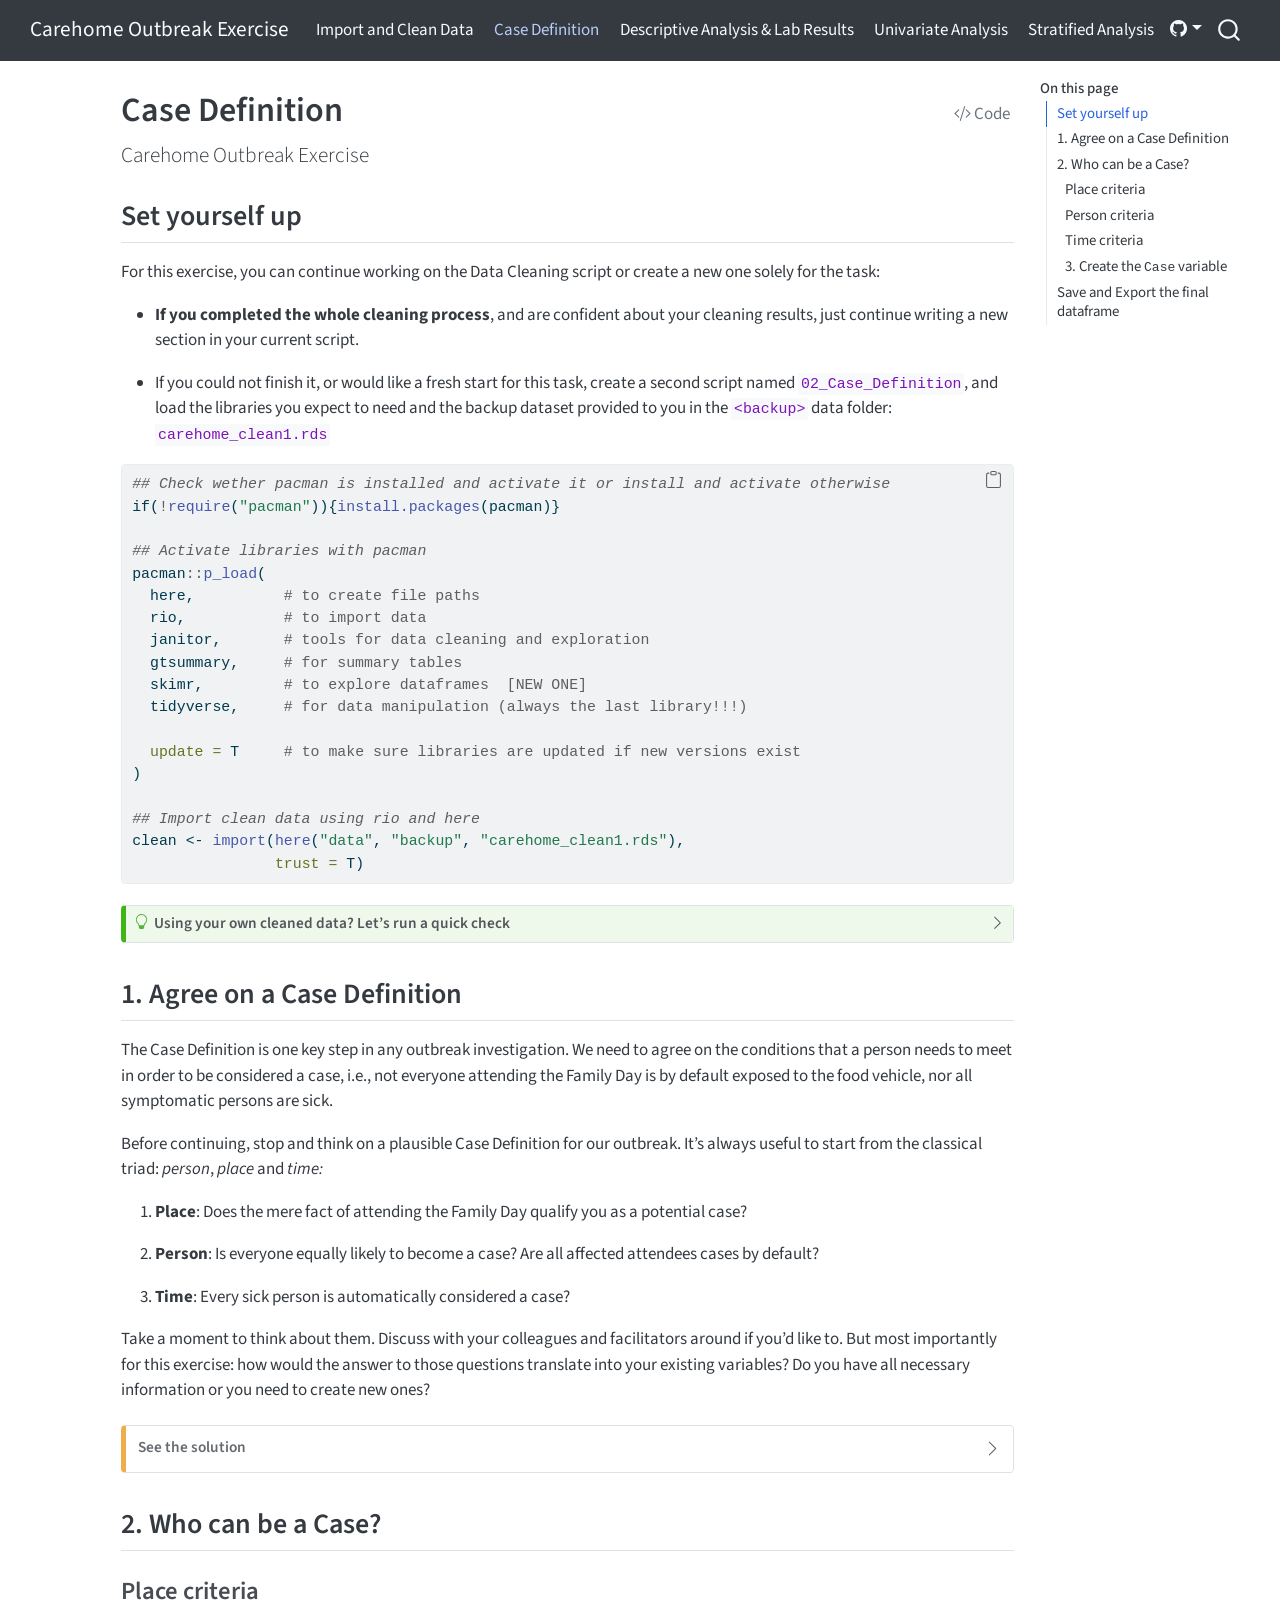
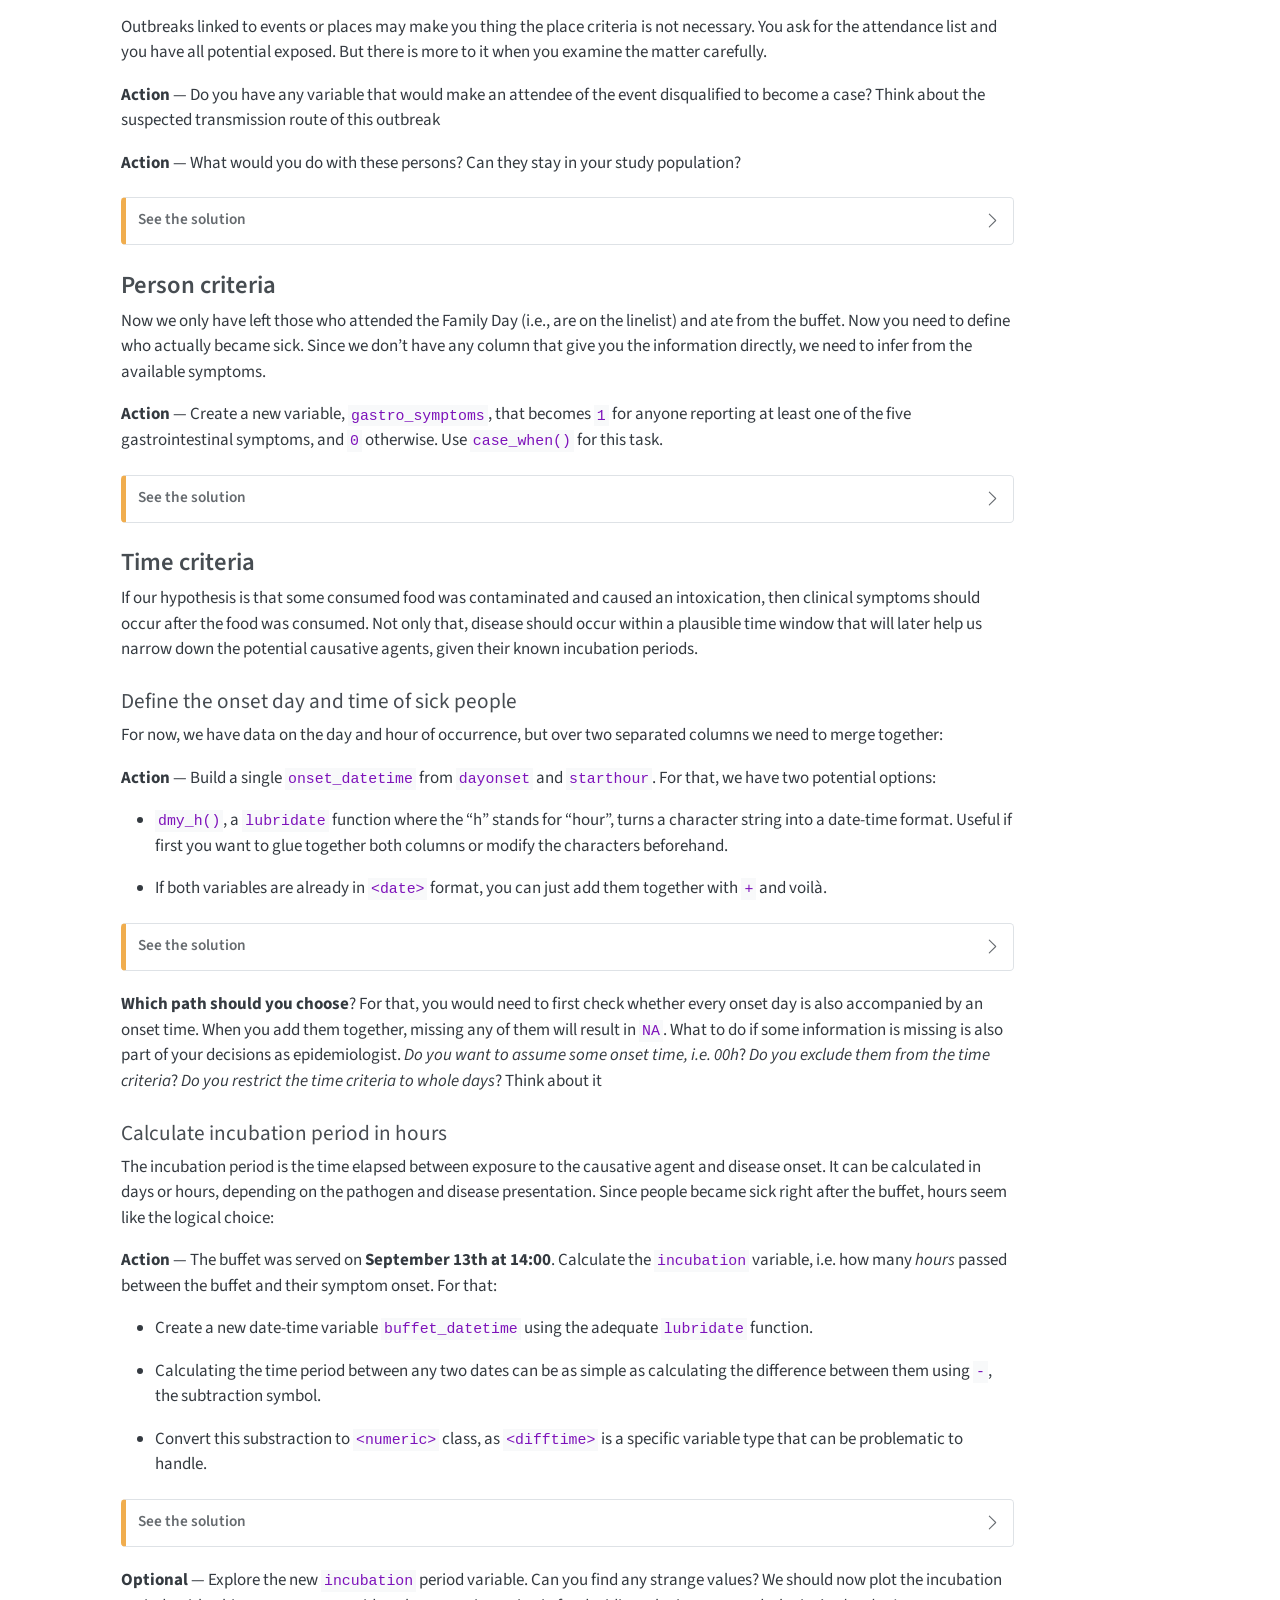
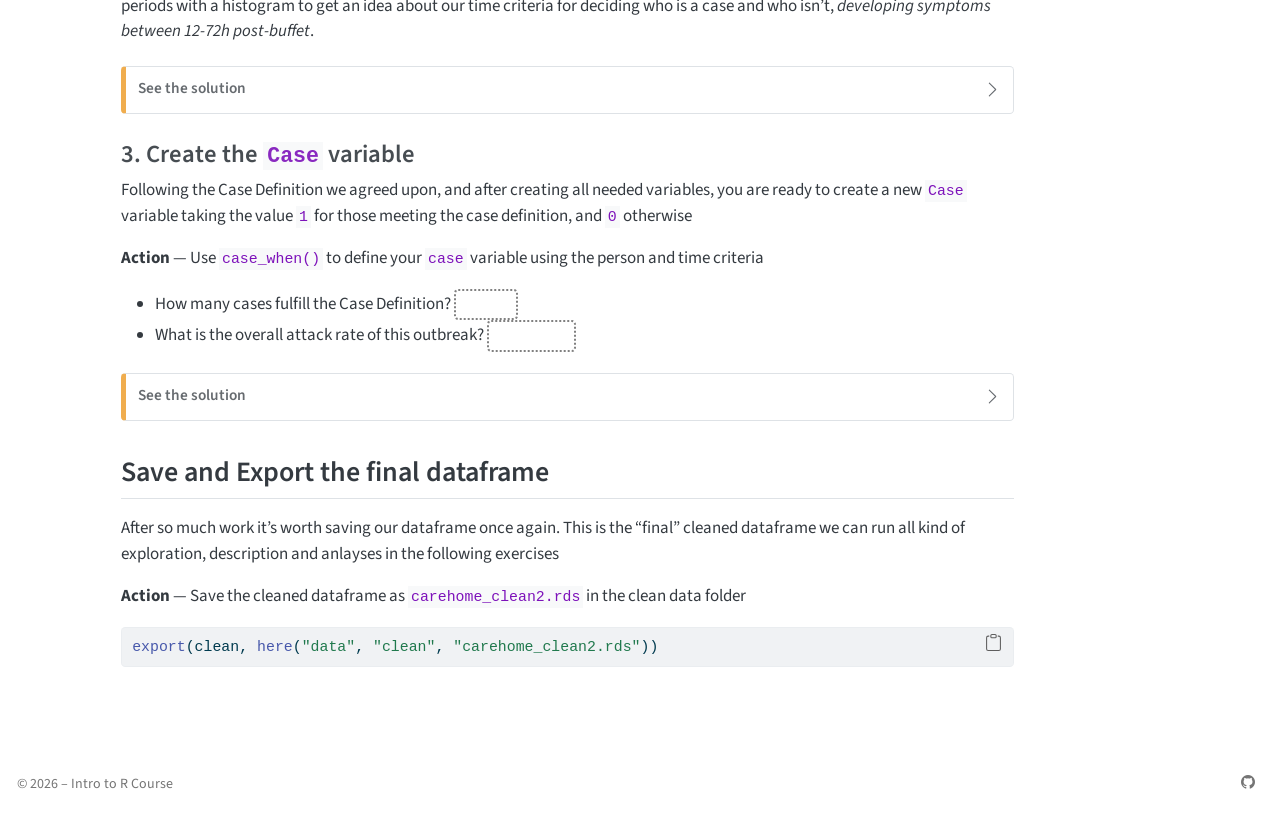
<file: web/scripts/02_Case_Definition.html>
<!DOCTYPE html>
<html xmlns="http://www.w3.org/1999/xhtml" lang="en" xml:lang="en"><head>

<meta charset="utf-8">
<meta name="generator" content="quarto-1.4.552">

<meta name="viewport" content="width=device-width, initial-scale=1.0, user-scalable=yes">


<title>Carehome Outbreak Exercise - Case Definition</title>
<style>
code{white-space: pre-wrap;}
span.smallcaps{font-variant: small-caps;}
div.columns{display: flex; gap: min(4vw, 1.5em);}
div.column{flex: auto; overflow-x: auto;}
div.hanging-indent{margin-left: 1.5em; text-indent: -1.5em;}
ul.task-list{list-style: none;}
ul.task-list li input[type="checkbox"] {
  width: 0.8em;
  margin: 0 0.8em 0.2em -1em; /* quarto-specific, see https://github.com/quarto-dev/quarto-cli/issues/4556 */ 
  vertical-align: middle;
}
/* CSS for syntax highlighting */
pre > code.sourceCode { white-space: pre; position: relative; }
pre > code.sourceCode > span { line-height: 1.25; }
pre > code.sourceCode > span:empty { height: 1.2em; }
.sourceCode { overflow: visible; }
code.sourceCode > span { color: inherit; text-decoration: inherit; }
div.sourceCode { margin: 1em 0; }
pre.sourceCode { margin: 0; }
@media screen {
div.sourceCode { overflow: auto; }
}
@media print {
pre > code.sourceCode { white-space: pre-wrap; }
pre > code.sourceCode > span { text-indent: -5em; padding-left: 5em; }
}
pre.numberSource code
  { counter-reset: source-line 0; }
pre.numberSource code > span
  { position: relative; left: -4em; counter-increment: source-line; }
pre.numberSource code > span > a:first-child::before
  { content: counter(source-line);
    position: relative; left: -1em; text-align: right; vertical-align: baseline;
    border: none; display: inline-block;
    -webkit-touch-callout: none; -webkit-user-select: none;
    -khtml-user-select: none; -moz-user-select: none;
    -ms-user-select: none; user-select: none;
    padding: 0 4px; width: 4em;
  }
pre.numberSource { margin-left: 3em;  padding-left: 4px; }
div.sourceCode
  {   }
@media screen {
pre > code.sourceCode > span > a:first-child::before { text-decoration: underline; }
}
</style>


<script src="../site_libs/quarto-nav/quarto-nav.js"></script>
<script src="../site_libs/clipboard/clipboard.min.js"></script>
<script src="../site_libs/quarto-search/autocomplete.umd.js"></script>
<script src="../site_libs/quarto-search/fuse.min.js"></script>
<script src="../site_libs/quarto-search/quarto-search.js"></script>
<meta name="quarto:offset" content="../">
<script src="../site_libs/quarto-html/quarto.js"></script>
<script src="../site_libs/quarto-html/popper.min.js"></script>
<script src="../site_libs/quarto-html/tippy.umd.min.js"></script>
<script src="../site_libs/quarto-html/anchor.min.js"></script>
<link href="../site_libs/quarto-html/tippy.css" rel="stylesheet">
<link href="../site_libs/quarto-html/quarto-syntax-highlighting.css" rel="stylesheet" id="quarto-text-highlighting-styles">
<script src="../site_libs/bootstrap/bootstrap.min.js"></script>
<link href="../site_libs/bootstrap/bootstrap-icons.css" rel="stylesheet">
<link href="../site_libs/bootstrap/bootstrap.min.css" rel="stylesheet" id="quarto-bootstrap" data-mode="light">
<script id="quarto-search-options" type="application/json">{
  "location": "navbar",
  "copy-button": false,
  "collapse-after": 3,
  "panel-placement": "end",
  "type": "overlay",
  "limit": 50,
  "keyboard-shortcut": [
    "f",
    "/",
    "s"
  ],
  "show-item-context": false,
  "language": {
    "search-no-results-text": "No results",
    "search-matching-documents-text": "matching documents",
    "search-copy-link-title": "Copy link to search",
    "search-hide-matches-text": "Hide additional matches",
    "search-more-match-text": "more match in this document",
    "search-more-matches-text": "more matches in this document",
    "search-clear-button-title": "Clear",
    "search-text-placeholder": "",
    "search-detached-cancel-button-title": "Cancel",
    "search-submit-button-title": "Submit",
    "search-label": "Search"
  }
}</script>


<link rel="stylesheet" href="../include/webex.css">
</head>

<body class="nav-fixed">

<div id="quarto-search-results"></div>
  <header id="quarto-header" class="headroom fixed-top">
    <nav class="navbar navbar-expand-lg " data-bs-theme="dark">
      <div class="navbar-container container-fluid">
      <div class="navbar-brand-container mx-auto">
    <a class="navbar-brand" href="../index.html">
    <span class="navbar-title">Carehome Outbreak Exercise</span>
    </a>
  </div>
            <div id="quarto-search" class="" title="Search"></div>
          <button class="navbar-toggler" type="button" data-bs-toggle="collapse" data-bs-target="#navbarCollapse" aria-controls="navbarCollapse" aria-expanded="false" aria-label="Toggle navigation" onclick="if (window.quartoToggleHeadroom) { window.quartoToggleHeadroom(); }">
  <span class="navbar-toggler-icon"></span>
</button>
          <div class="collapse navbar-collapse" id="navbarCollapse">
            <ul class="navbar-nav navbar-nav-scroll me-auto">
  <li class="nav-item">
    <a class="nav-link" href="../scripts/01_Import_Cleaning.html"> 
<span class="menu-text">Import and Clean Data</span></a>
  </li>  
  <li class="nav-item">
    <a class="nav-link active" href="../scripts/02_Case_Definition.html" aria-current="page"> 
<span class="menu-text">Case Definition</span></a>
  </li>  
  <li class="nav-item">
    <a class="nav-link" href="../scripts/03_Descriptive_LabResults.html"> 
<span class="menu-text">Descriptive Analysis &amp; Lab Results</span></a>
  </li>  
  <li class="nav-item">
    <a class="nav-link" href="../scripts/04_Univariate_Analyses.html"> 
<span class="menu-text">Univariate Analysis</span></a>
  </li>  
  <li class="nav-item">
    <a class="nav-link" href="../scripts/05_Stratified_Analyses.html"> 
<span class="menu-text">Stratified Analysis</span></a>
  </li>  
</ul>
          </div> <!-- /navcollapse -->
          <div class="quarto-navbar-tools">
    <div class="dropdown">
      <a href="" title="" id="quarto-navigation-tool-dropdown-0" class="quarto-navigation-tool dropdown-toggle px-1" data-bs-toggle="dropdown" aria-expanded="false" aria-label=""><i class="bi bi-github"></i></a>
      <ul class="dropdown-menu" aria-labelledby="quarto-navigation-tool-dropdown-0">
          <li>
            <a class="dropdown-item quarto-navbar-tools-item" href="https://github.com/EPIET/IntroToRCourse/tree/main">
            Source Code
            </a>
          </li>
          <li>
            <a class="dropdown-item quarto-navbar-tools-item" href="https://github.com/EPIET/IntroToRCourse/issues">
            Report an issue
            </a>
          </li>
      </ul>
    </div>
</div>
      </div> <!-- /container-fluid -->
    </nav>
</header>
<!-- content -->
<div id="quarto-content" class="quarto-container page-columns page-rows-contents page-layout-article page-navbar">
<!-- sidebar -->
<!-- margin-sidebar -->
    <div id="quarto-margin-sidebar" class="sidebar margin-sidebar">
        <nav id="TOC" role="doc-toc" class="toc-active" data-toc-expanded="99">
    <h2 id="toc-title">On this page</h2>
   
  <ul>
  <li><a href="#set-yourself-up" id="toc-set-yourself-up" class="nav-link active" data-scroll-target="#set-yourself-up">Set yourself up</a></li>
  <li><a href="#agree-on-a-case-definition" id="toc-agree-on-a-case-definition" class="nav-link" data-scroll-target="#agree-on-a-case-definition">1. Agree on a Case Definition</a></li>
  <li><a href="#who-can-be-a-case" id="toc-who-can-be-a-case" class="nav-link" data-scroll-target="#who-can-be-a-case">2. Who can be a Case?</a>
  <ul class="collapse">
  <li><a href="#place-criteria" id="toc-place-criteria" class="nav-link" data-scroll-target="#place-criteria">Place criteria</a></li>
  <li><a href="#person-criteria" id="toc-person-criteria" class="nav-link" data-scroll-target="#person-criteria">Person criteria</a></li>
  <li><a href="#time-criteria" id="toc-time-criteria" class="nav-link" data-scroll-target="#time-criteria">Time criteria</a></li>
  <li><a href="#create-the-case-variable" id="toc-create-the-case-variable" class="nav-link" data-scroll-target="#create-the-case-variable">3. Create the <code>Case</code> variable</a></li>
  </ul></li>
  <li><a href="#save-and-export-the-final-dataframe" id="toc-save-and-export-the-final-dataframe" class="nav-link" data-scroll-target="#save-and-export-the-final-dataframe">Save and Export the final dataframe</a></li>
  </ul>
</nav>
    </div>
<!-- main -->
<main class="content" id="quarto-document-content">

<header id="title-block-header" class="quarto-title-block default">
<div class="quarto-title">
<div class="quarto-title-block"><div><h1 class="title">Case Definition</h1><button type="button" class="btn code-tools-button" id="quarto-code-tools-source"><i class="bi"></i> Code</button></div></div>
<p class="subtitle lead">Carehome Outbreak Exercise</p>
</div>



<div class="quarto-title-meta">

    
  
    
  </div>
  


</header>


<section id="set-yourself-up" class="level2">
<h2 class="anchored" data-anchor-id="set-yourself-up">Set yourself up</h2>
<p>For this exercise, you can continue working on the Data Cleaning script or create a new one solely for the task:</p>
<ul>
<li><p><strong>If you completed the whole cleaning process</strong>, and are confident about your cleaning results, just continue writing a new section in your current script.</p></li>
<li><p>If you could not finish it, or would like a fresh start for this task, create a second script named <code>02_Case_Definition</code>, and load the libraries you expect to need and the backup dataset provided to you in the <code>&lt;backup&gt;</code> data folder: <code>carehome_clean1.rds</code></p></li>
</ul>
<div class="sourceCode" id="cb1"><pre class="sourceCode r code-with-copy"><code class="sourceCode r"><span id="cb1-1"><a href="#cb1-1" aria-hidden="true" tabindex="-1"></a><span class="do">## Check wether pacman is installed and activate it or install and activate otherwise</span></span>
<span id="cb1-2"><a href="#cb1-2" aria-hidden="true" tabindex="-1"></a><span class="cf">if</span>(<span class="sc">!</span><span class="fu">require</span>(<span class="st">"pacman"</span>)){<span class="fu">install.packages</span>(pacman)}</span>
<span id="cb1-3"><a href="#cb1-3" aria-hidden="true" tabindex="-1"></a></span>
<span id="cb1-4"><a href="#cb1-4" aria-hidden="true" tabindex="-1"></a><span class="do">## Activate libraries with pacman</span></span>
<span id="cb1-5"><a href="#cb1-5" aria-hidden="true" tabindex="-1"></a>pacman<span class="sc">::</span><span class="fu">p_load</span>(</span>
<span id="cb1-6"><a href="#cb1-6" aria-hidden="true" tabindex="-1"></a>  here,          <span class="co"># to create file paths</span></span>
<span id="cb1-7"><a href="#cb1-7" aria-hidden="true" tabindex="-1"></a>  rio,           <span class="co"># to import data</span></span>
<span id="cb1-8"><a href="#cb1-8" aria-hidden="true" tabindex="-1"></a>  janitor,       <span class="co"># tools for data cleaning and exploration</span></span>
<span id="cb1-9"><a href="#cb1-9" aria-hidden="true" tabindex="-1"></a>  gtsummary,     <span class="co"># for summary tables</span></span>
<span id="cb1-10"><a href="#cb1-10" aria-hidden="true" tabindex="-1"></a>  skimr,         <span class="co"># to explore dataframes  [NEW ONE]</span></span>
<span id="cb1-11"><a href="#cb1-11" aria-hidden="true" tabindex="-1"></a>  tidyverse,     <span class="co"># for data manipulation (always the last library!!!)</span></span>
<span id="cb1-12"><a href="#cb1-12" aria-hidden="true" tabindex="-1"></a>  </span>
<span id="cb1-13"><a href="#cb1-13" aria-hidden="true" tabindex="-1"></a>  <span class="at">update =</span> T     <span class="co"># to make sure libraries are updated if new versions exist</span></span>
<span id="cb1-14"><a href="#cb1-14" aria-hidden="true" tabindex="-1"></a>)</span>
<span id="cb1-15"><a href="#cb1-15" aria-hidden="true" tabindex="-1"></a></span>
<span id="cb1-16"><a href="#cb1-16" aria-hidden="true" tabindex="-1"></a><span class="do">## Import clean data using rio and here</span></span>
<span id="cb1-17"><a href="#cb1-17" aria-hidden="true" tabindex="-1"></a>clean <span class="ot">&lt;-</span> <span class="fu">import</span>(<span class="fu">here</span>(<span class="st">"data"</span>, <span class="st">"backup"</span>, <span class="st">"carehome_clean1.rds"</span>), </span>
<span id="cb1-18"><a href="#cb1-18" aria-hidden="true" tabindex="-1"></a>                <span class="at">trust =</span> T)</span></code><button title="Copy to Clipboard" class="code-copy-button"><i class="bi"></i></button></pre></div>
<div class="callout callout-style-default callout-tip callout-titled">
<div class="callout-header d-flex align-content-center" data-bs-toggle="collapse" data-bs-target=".callout-1-contents" aria-controls="callout-1" aria-expanded="false" aria-label="Toggle callout">
<div class="callout-icon-container">
<i class="callout-icon"></i>
</div>
<div class="callout-title-container flex-fill">
Using your own cleaned data? Let’s run a quick check
</div>
<div class="callout-btn-toggle d-inline-block border-0 py-1 ps-1 pe-0 float-end"><i class="callout-toggle"></i></div>
</div>
<div id="callout-1" class="callout-1-contents callout-collapse collapse">
<div class="callout-body-container callout-body">
<p>If you finished the cleaning exercises and want to use that data for this exercise, I invite you to load the backup data and run the following check:</p>
<div class="sourceCode" id="cb2"><pre class="sourceCode r code-with-copy"><code class="sourceCode r"><span id="cb2-1"><a href="#cb2-1" aria-hidden="true" tabindex="-1"></a><span class="co"># laod backup data</span></span>
<span id="cb2-2"><a href="#cb2-2" aria-hidden="true" tabindex="-1"></a>backup <span class="ot">&lt;-</span> <span class="fu">import</span>(<span class="fu">here</span>(<span class="st">"data"</span>, <span class="st">"backup"</span>, <span class="st">"carehome_clean1.rds"</span>), <span class="at">trust =</span> T)</span>
<span id="cb2-3"><a href="#cb2-3" aria-hidden="true" tabindex="-1"></a></span>
<span id="cb2-4"><a href="#cb2-4" aria-hidden="true" tabindex="-1"></a><span class="co"># Assumen `clean` is your own dataframe from exercise 01</span></span>
<span id="cb2-5"><a href="#cb2-5" aria-hidden="true" tabindex="-1"></a>clean</span>
<span id="cb2-6"><a href="#cb2-6" aria-hidden="true" tabindex="-1"></a></span>
<span id="cb2-7"><a href="#cb2-7" aria-hidden="true" tabindex="-1"></a><span class="co"># Are the two exactly identical?</span></span>
<span id="cb2-8"><a href="#cb2-8" aria-hidden="true" tabindex="-1"></a>backup <span class="sc">==</span> clean</span></code><button title="Copy to Clipboard" class="code-copy-button"><i class="bi"></i></button></pre></div>
<p>Because we did not ask you to change any variable’s name or create a new one, both dataframes should be identical if you followed the instructions correctly</p>
</div>
</div>
</div>
</section>
<section id="agree-on-a-case-definition" class="level2">
<h2 class="anchored" data-anchor-id="agree-on-a-case-definition">1. Agree on a Case Definition</h2>
<p>The Case Definition is one key step in any outbreak investigation. We need to agree on the conditions that a person needs to meet in order to be considered a case, i.e., not everyone attending the Family Day is by default exposed to the food vehicle, nor all symptomatic persons are sick.</p>
<p>Before continuing, stop and think on a plausible Case Definition for our outbreak. It’s always useful to start from the classical triad: <em>person</em>, <em>place</em> and <em>time:</em></p>
<ol type="1">
<li><p><strong>Place</strong>: Does the mere fact of attending the Family Day qualify you as a potential case?</p></li>
<li><p><strong>Person</strong>: Is everyone equally likely to become a case? Are all affected attendees cases by default?</p></li>
<li><p><strong>Time</strong>: Every sick person is automatically considered a case?</p></li>
</ol>
<p>Take a moment to think about them. Discuss with your colleagues and facilitators around if you’d like to. But most importantly for this exercise: how would the answer to those questions translate into your existing variables? Do you have all necessary information or you need to create new ones?</p>
<div class="callout callout-style-simple callout-caution no-icon callout-titled">
<div class="callout-header d-flex align-content-center" data-bs-toggle="collapse" data-bs-target=".callout-2-contents" aria-controls="callout-2" aria-expanded="false" aria-label="Toggle callout">
<div class="callout-icon-container">
<i class="callout-icon no-icon"></i>
</div>
<div class="callout-title-container flex-fill">
See the solution
</div>
<div class="callout-btn-toggle d-inline-block border-0 py-1 ps-1 pe-0 float-end"><i class="callout-toggle"></i></div>
</div>
<div id="callout-2" class="callout-2-contents callout-collapse collapse">
<div class="callout-body-container callout-body">
<p>After discussing, you finally reach the following Case Definition:</p>
<dl>
<dt>A Case is a person who:</dt>
<dd>
<p>Attended the Family Day at “<em>Residencial Los Almendros</em>” care home on Sept 13th</p>
<p>Ate from the lunch buffet</p>
<p>Became sick after eating (developed any symptoms)</p>
<p>Became sick within a defined time period of relevance (12-72h)</p>
</dd>
</dl>
<p>Other possible Case Definition were possible, we just made a decision for this exercise. Sometimes you can develop multiple definitions to asses sensitivity and test its impact on the analyses, but that won’t the be the case today</p>
</div>
</div>
</div>
</section>
<section id="who-can-be-a-case" class="level2">
<h2 class="anchored" data-anchor-id="who-can-be-a-case">2. Who can be a Case?</h2>
<section id="place-criteria" class="level3">
<h3 class="anchored" data-anchor-id="place-criteria">Place criteria</h3>
<p>Outbreaks linked to events or places may make you thing the place criteria is not necessary. You ask for the attendance list and you have all potential exposed. But there is more to it when you examine the matter carefully.</p>
<p><strong>Action</strong> — Do you have any variable that would make an attendee of the event disqualified to become a case? Think about the suspected transmission route of this outbreak</p>
<p><strong>Action</strong> — What would you do with these persons? Can they stay in your study population?</p>
<div class="callout callout-style-simple callout-caution no-icon callout-titled">
<div class="callout-header d-flex align-content-center" data-bs-toggle="collapse" data-bs-target=".callout-3-contents" aria-controls="callout-3" aria-expanded="false" aria-label="Toggle callout">
<div class="callout-icon-container">
<i class="callout-icon no-icon"></i>
</div>
<div class="callout-title-container flex-fill">
See the solution
</div>
<div class="callout-btn-toggle d-inline-block border-0 py-1 ps-1 pe-0 float-end"><i class="callout-toggle"></i></div>
</div>
<div id="callout-3" class="callout-3-contents callout-collapse collapse">
<div class="callout-body-container callout-body">
<p>The variable <code>buffet</code> identifies attendees that also ate at the lunch buffet. If someone did not eat from there, the don’t have any chance of becoming a case, and therefore are not part of our study cohort and should be excluded:</p>
<div class="sourceCode" id="cb3"><pre class="sourceCode r code-with-copy"><code class="sourceCode r"><span id="cb3-1"><a href="#cb3-1" aria-hidden="true" tabindex="-1"></a><span class="co"># Filter away those who did not eat from the buffet</span></span>
<span id="cb3-2"><a href="#cb3-2" aria-hidden="true" tabindex="-1"></a>clean <span class="ot">&lt;-</span> clean <span class="sc">%&gt;%</span> </span>
<span id="cb3-3"><a href="#cb3-3" aria-hidden="true" tabindex="-1"></a>  <span class="fu">filter</span>(buffet <span class="sc">==</span> <span class="st">"Yes"</span>)</span></code><button title="Copy to Clipboard" class="code-copy-button"><i class="bi"></i></button></pre></div>
<p><strong>Optional</strong>: take a quick look at those who did not eat from the buffet. In this case, they did not collect any further information through the questionnaire. But you’d be surprised about how many times they also report other information that may mislead you if you are not careful</p>
</div>
</div>
</div>
</section>
<section id="person-criteria" class="level3">
<h3 class="anchored" data-anchor-id="person-criteria">Person criteria</h3>
<p>Now we only have left those who attended the Family Day (i.e., are on the linelist) and ate from the buffet. Now you need to define who actually became sick. Since we don’t have any column that give you the information directly, we need to infer from the available symptoms.</p>
<p><strong>Action</strong> — Create a new variable, <code>gastro_symptoms</code>, that becomes <code>1</code> for anyone reporting at least one of the five gastrointestinal symptoms, and <code>0</code> otherwise. Use <code>case_when()</code> for this task.</p>
<div class="callout callout-style-simple callout-caution no-icon callout-titled">
<div class="callout-header d-flex align-content-center" data-bs-toggle="collapse" data-bs-target=".callout-4-contents" aria-controls="callout-4" aria-expanded="false" aria-label="Toggle callout">
<div class="callout-icon-container">
<i class="callout-icon no-icon"></i>
</div>
<div class="callout-title-container flex-fill">
See the solution
</div>
<div class="callout-btn-toggle d-inline-block border-0 py-1 ps-1 pe-0 float-end"><i class="callout-toggle"></i></div>
</div>
<div id="callout-4" class="callout-4-contents callout-collapse collapse">
<div class="callout-body-container callout-body">
<div class="sourceCode" id="cb4"><pre class="sourceCode r code-with-copy"><code class="sourceCode r"><span id="cb4-1"><a href="#cb4-1" aria-hidden="true" tabindex="-1"></a><span class="co"># Filter away those who did not eat from the buffet</span></span>
<span id="cb4-2"><a href="#cb4-2" aria-hidden="true" tabindex="-1"></a>clean <span class="ot">&lt;-</span> clean <span class="sc">%&gt;%</span></span>
<span id="cb4-3"><a href="#cb4-3" aria-hidden="true" tabindex="-1"></a>  <span class="fu">mutate</span>(<span class="at">gastro_symptoms =</span> <span class="fu">case_when</span>(</span>
<span id="cb4-4"><a href="#cb4-4" aria-hidden="true" tabindex="-1"></a>     <span class="co"># Use OR criteria to capture any of the symptoms as possitive condition</span></span>
<span id="cb4-5"><a href="#cb4-5" aria-hidden="true" tabindex="-1"></a>     diarrhoea <span class="sc">==</span> <span class="st">"Yes"</span> <span class="sc">|</span> vomiting <span class="sc">==</span> <span class="st">"Yes"</span> <span class="sc">|</span> </span>
<span id="cb4-6"><a href="#cb4-6" aria-hidden="true" tabindex="-1"></a>       abdo <span class="sc">==</span> <span class="st">"Yes"</span> <span class="sc">|</span> fever <span class="sc">==</span> <span class="st">"Yes"</span> <span class="sc">|</span> </span>
<span id="cb4-7"><a href="#cb4-7" aria-hidden="true" tabindex="-1"></a>       nausea <span class="sc">==</span> <span class="st">"Yes"</span>    <span class="sc">~</span> <span class="dv">1</span>,</span>
<span id="cb4-8"><a href="#cb4-8" aria-hidden="true" tabindex="-1"></a>     </span>
<span id="cb4-9"><a href="#cb4-9" aria-hidden="true" tabindex="-1"></a>     <span class="co"># If none of the above conditions are met, then</span></span>
<span id="cb4-10"><a href="#cb4-10" aria-hidden="true" tabindex="-1"></a>     <span class="at">.default =</span> <span class="dv">0</span></span>
<span id="cb4-11"><a href="#cb4-11" aria-hidden="true" tabindex="-1"></a>    )</span>
<span id="cb4-12"><a href="#cb4-12" aria-hidden="true" tabindex="-1"></a>  )</span></code><button title="Copy to Clipboard" class="code-copy-button"><i class="bi"></i></button></pre></div>
<p><strong>Stop and think</strong>: Was including all gastro symptoms into our case definition the right choice? One should think that feeling a bit of abdominal pain, nausea, or even vomiting after eating in a buffet could mean only that you ate too much, for example. Those are very unspecific symptoms in terms of identifying potential cases given that we suspect something else going on. Once again, this is only an exercise, but always think about the consequences of your choices</p>
</div>
</div>
</div>
</section>
<section id="time-criteria" class="level3">
<h3 class="anchored" data-anchor-id="time-criteria">Time criteria</h3>
<p>If our hypothesis is that some consumed food was contaminated and caused an intoxication, then clinical symptoms should occur after the food was consumed. Not only that, disease should occur within a plausible time window that will later help us narrow down the potential causative agents, given their known incubation periods.</p>
<section id="define-the-onset-day-and-time-of-sick-people" class="level4">
<h4 class="anchored" data-anchor-id="define-the-onset-day-and-time-of-sick-people">Define the onset day and time of sick people</h4>
<p>For now, we have data on the day and hour of occurrence, but over two separated columns we need to merge together:</p>
<p><strong>Action</strong> — Build a single <code>onset_datetime</code> from <code>dayonset</code> and <code>starthour</code>. For that, we have two potential options:</p>
<ul>
<li><p><code>dmy_h()</code>, a <code>lubridate</code> function where the “h” stands for “hour”, turns a character string into a date-time format. Useful if first you want to glue together both columns or modify the characters beforehand.</p></li>
<li><p>If both variables are already in <code>&lt;date&gt;</code> format, you can just add them together with <code>+</code> and voilà.</p></li>
</ul>
<div class="callout callout-style-simple callout-caution no-icon callout-titled">
<div class="callout-header d-flex align-content-center" data-bs-toggle="collapse" data-bs-target=".callout-5-contents" aria-controls="callout-5" aria-expanded="false" aria-label="Toggle callout">
<div class="callout-icon-container">
<i class="callout-icon no-icon"></i>
</div>
<div class="callout-title-container flex-fill">
See the solution
</div>
<div class="callout-btn-toggle d-inline-block border-0 py-1 ps-1 pe-0 float-end"><i class="callout-toggle"></i></div>
</div>
<div id="callout-5" class="callout-5-contents callout-collapse collapse">
<div class="callout-body-container callout-body">
<div class="sourceCode" id="cb5"><pre class="sourceCode r code-with-copy"><code class="sourceCode r"><span id="cb5-1"><a href="#cb5-1" aria-hidden="true" tabindex="-1"></a><span class="co"># Create a date-time variable</span></span>
<span id="cb5-2"><a href="#cb5-2" aria-hidden="true" tabindex="-1"></a>clean <span class="ot">&lt;-</span> clean <span class="sc">%&gt;%</span> </span>
<span id="cb5-3"><a href="#cb5-3" aria-hidden="true" tabindex="-1"></a>  <span class="fu">mutate</span>(<span class="at">onset_datetime =</span> dayonset <span class="sc">+</span> starthour)</span></code><button title="Copy to Clipboard" class="code-copy-button"><i class="bi"></i></button></pre></div>
</div>
</div>
</div>
<p><strong>Which path should you choose</strong>? For that, you would need to first check whether every onset day is also accompanied by an onset time. When you add them together, missing any of them will result in <code>NA</code>. What to do if some information is missing is also part of your decisions as epidemiologist. <em>Do you want to assume some onset time, i.e.&nbsp;00h</em>? <em>Do you exclude them from the time criteria</em>? <em>Do you restrict the time criteria to whole days</em>? Think about it</p>
</section>
<section id="calculate-incubation-period-in-hours" class="level4">
<h4 class="anchored" data-anchor-id="calculate-incubation-period-in-hours">Calculate incubation period in hours</h4>
<p>The incubation period is the time elapsed between exposure to the causative agent and disease onset. It can be calculated in days or hours, depending on the pathogen and disease presentation. Since people became sick right after the buffet, hours seem like the logical choice:</p>
<p><strong>Action</strong> — The buffet was served on <strong>September 13th at 14:00</strong>. Calculate the <code>incubation</code> variable, i.e.&nbsp;how many <em>hours</em> passed between the buffet and their symptom onset. For that:</p>
<ul>
<li><p>Create a new date-time variable <code>buffet_datetime</code> using the adequate <code>lubridate</code> function.</p></li>
<li><p>Calculating the time period between any two dates can be as simple as calculating the difference between them using <code>-</code>, the subtraction symbol.</p></li>
<li><p>Convert this substraction to <code>&lt;numeric&gt;</code> class, as <code>&lt;difftime&gt;</code> is a specific variable type that can be problematic to handle.</p></li>
</ul>
<div class="callout callout-style-simple callout-caution no-icon callout-titled">
<div class="callout-header d-flex align-content-center" data-bs-toggle="collapse" data-bs-target=".callout-6-contents" aria-controls="callout-6" aria-expanded="false" aria-label="Toggle callout">
<div class="callout-icon-container">
<i class="callout-icon no-icon"></i>
</div>
<div class="callout-title-container flex-fill">
See the solution
</div>
<div class="callout-btn-toggle d-inline-block border-0 py-1 ps-1 pe-0 float-end"><i class="callout-toggle"></i></div>
</div>
<div id="callout-6" class="callout-6-contents callout-collapse collapse">
<div class="callout-body-container callout-body">
<div class="sourceCode" id="cb6"><pre class="sourceCode r code-with-copy"><code class="sourceCode r"><span id="cb6-1"><a href="#cb6-1" aria-hidden="true" tabindex="-1"></a><span class="co"># Calculate the time span between two dates (Diffdate)</span></span>
<span id="cb6-2"><a href="#cb6-2" aria-hidden="true" tabindex="-1"></a>clean <span class="ot">&lt;-</span> clean <span class="sc">%&gt;%</span> </span>
<span id="cb6-3"><a href="#cb6-3" aria-hidden="true" tabindex="-1"></a>  <span class="fu">mutate</span>(<span class="at">buffet_datetime =</span> <span class="fu">ymd_h</span>(<span class="st">"2026-09-13 14h"</span>),</span>
<span id="cb6-4"><a href="#cb6-4" aria-hidden="true" tabindex="-1"></a>         <span class="at">incubation =</span> <span class="fu">as.numeric</span>(onset_datetime <span class="sc">-</span> buffet_datetime))</span></code><button title="Copy to Clipboard" class="code-copy-button"><i class="bi"></i></button></pre></div>
</div>
</div>
</div>
<p><strong>Optional</strong> — Explore the new <code>incubation</code> period variable. Can you find any strange values? We should now plot the incubation periods with a histogram to get an idea about our time criteria for deciding who is a case and who isn’t, <em>developing symptoms between 12-72h post-buffet</em>.</p>
<div class="callout callout-style-simple callout-caution no-icon callout-titled">
<div class="callout-header d-flex align-content-center" data-bs-toggle="collapse" data-bs-target=".callout-7-contents" aria-controls="callout-7" aria-expanded="false" aria-label="Toggle callout">
<div class="callout-icon-container">
<i class="callout-icon no-icon"></i>
</div>
<div class="callout-title-container flex-fill">
See the solution
</div>
<div class="callout-btn-toggle d-inline-block border-0 py-1 ps-1 pe-0 float-end"><i class="callout-toggle"></i></div>
</div>
<div id="callout-7" class="callout-7-contents callout-collapse collapse">
<div class="callout-body-container callout-body">
<p><strong>Interpretation</strong>: among those developing symptoms, most of the report disease onset between 12 and 42 hours after eating the lunch buffet. Some people reported symptoms starting <strong>before</strong> the buffet, and also quite late &gt;72h post-buffet.</p>
<div class="cell">
<div class="sourceCode cell-code" id="cb7"><pre class="sourceCode r code-with-copy"><code class="sourceCode r"><span id="cb7-1"><a href="#cb7-1" aria-hidden="true" tabindex="-1"></a>clean <span class="sc">%&gt;%</span> </span>
<span id="cb7-2"><a href="#cb7-2" aria-hidden="true" tabindex="-1"></a>  <span class="fu">ggplot</span>(<span class="fu">aes</span>(<span class="at">x =</span> incubation)) <span class="sc">+</span></span>
<span id="cb7-3"><a href="#cb7-3" aria-hidden="true" tabindex="-1"></a>  <span class="fu">geom_histogram</span>(<span class="at">binwidth =</span> <span class="dv">6</span>) <span class="sc">+</span></span>
<span id="cb7-4"><a href="#cb7-4" aria-hidden="true" tabindex="-1"></a>  <span class="fu">scale_x_continuous</span>(<span class="at">breaks =</span> <span class="fu">seq</span>(<span class="fu">min</span>(clean<span class="sc">$</span>incubation, <span class="at">na.rm =</span> T), </span>
<span id="cb7-5"><a href="#cb7-5" aria-hidden="true" tabindex="-1"></a>                                  <span class="fu">max</span>(clean<span class="sc">$</span>incubation, <span class="at">na.rm =</span> T), </span>
<span id="cb7-6"><a href="#cb7-6" aria-hidden="true" tabindex="-1"></a>                                  <span class="dv">12</span>)</span>
<span id="cb7-7"><a href="#cb7-7" aria-hidden="true" tabindex="-1"></a>                     ) <span class="sc">+</span></span>
<span id="cb7-8"><a href="#cb7-8" aria-hidden="true" tabindex="-1"></a>  <span class="fu">labs</span>(<span class="at">title =</span> <span class="st">"Distribution of Incubation Periods"</span>) <span class="sc">+</span></span>
<span id="cb7-9"><a href="#cb7-9" aria-hidden="true" tabindex="-1"></a>  <span class="fu">theme_bw</span>()</span></code><button title="Copy to Clipboard" class="code-copy-button"><i class="bi"></i></button></pre></div>
<div class="cell-output-display">
<div>
<figure class="figure">
<p><img src="02_Case_Definition_files/figure-html/unnamed-chunk-3-1.png" class="img-fluid figure-img" style="width:100.0%"></p>
</figure>
</div>
</div>
</div>
</div>
</div>
</div>
</section>
</section>
<section id="create-the-case-variable" class="level3">
<h3 class="anchored" data-anchor-id="create-the-case-variable">3. Create the <code>Case</code> variable</h3>
<p>Following the Case Definition we agreed upon, and after creating all needed variables, you are ready to create a new <code>Case</code> variable taking the value <code>1</code> for those meeting the case definition, and <code>0</code> otherwise</p>
<p><strong>Action</strong> — Use <code>case_when()</code> to define your <code>case</code> variable using the person and time criteria</p>
<ul>
<li>How many cases fulfill the Case Definition? <input class="webex-solveme nospaces" size="2" data-answer="[&quot;49&quot;]"></li>
<li>What is the overall attack rate of this outbreak? <input class="webex-solveme nospaces" data-tol="0.05" size="5" data-answer="[&quot;29.35&quot;]"></li>
</ul>
<div class="callout callout-style-simple callout-caution no-icon callout-titled">
<div class="callout-header d-flex align-content-center" data-bs-toggle="collapse" data-bs-target=".callout-8-contents" aria-controls="callout-8" aria-expanded="false" aria-label="Toggle callout">
<div class="callout-icon-container">
<i class="callout-icon no-icon"></i>
</div>
<div class="callout-title-container flex-fill">
See the solution
</div>
<div class="callout-btn-toggle d-inline-block border-0 py-1 ps-1 pe-0 float-end"><i class="callout-toggle"></i></div>
</div>
<div id="callout-8" class="callout-8-contents callout-collapse collapse">
<div class="callout-body-container callout-body">
<div class="cell">
<div class="sourceCode cell-code" id="cb8"><pre class="sourceCode r code-with-copy"><code class="sourceCode r"><span id="cb8-1"><a href="#cb8-1" aria-hidden="true" tabindex="-1"></a>clean <span class="ot">&lt;-</span> clean <span class="sc">%&gt;%</span> </span>
<span id="cb8-2"><a href="#cb8-2" aria-hidden="true" tabindex="-1"></a>  <span class="fu">mutate</span>(<span class="at">case =</span> <span class="fu">case_when</span>(</span>
<span id="cb8-3"><a href="#cb8-3" aria-hidden="true" tabindex="-1"></a>    <span class="co"># They experienced gastrointestinal symptoms</span></span>
<span id="cb8-4"><a href="#cb8-4" aria-hidden="true" tabindex="-1"></a>    gastro_symptoms <span class="sc">==</span> <span class="dv">1</span> <span class="sc">&amp;</span> </span>
<span id="cb8-5"><a href="#cb8-5" aria-hidden="true" tabindex="-1"></a>      </span>
<span id="cb8-6"><a href="#cb8-6" aria-hidden="true" tabindex="-1"></a>    <span class="co"># Symptom onset between 12 and 72h after eating at the buffet   </span></span>
<span id="cb8-7"><a href="#cb8-7" aria-hidden="true" tabindex="-1"></a>    incubation <span class="sc">&gt;=</span> <span class="dv">12</span> <span class="sc">&amp;</span> incubation <span class="sc">&lt;=</span> <span class="dv">72</span>   <span class="sc">~</span> <span class="dv">1</span>,</span>
<span id="cb8-8"><a href="#cb8-8" aria-hidden="true" tabindex="-1"></a>    </span>
<span id="cb8-9"><a href="#cb8-9" aria-hidden="true" tabindex="-1"></a>    <span class="co"># Everything else</span></span>
<span id="cb8-10"><a href="#cb8-10" aria-hidden="true" tabindex="-1"></a>    <span class="at">.default =</span> <span class="dv">0</span></span>
<span id="cb8-11"><a href="#cb8-11" aria-hidden="true" tabindex="-1"></a>  ))</span>
<span id="cb8-12"><a href="#cb8-12" aria-hidden="true" tabindex="-1"></a></span>
<span id="cb8-13"><a href="#cb8-13" aria-hidden="true" tabindex="-1"></a><span class="co"># Count and Percentage of cases vs no cases</span></span>
<span id="cb8-14"><a href="#cb8-14" aria-hidden="true" tabindex="-1"></a><span class="fu">tabyl</span>(clean<span class="sc">$</span>case)</span></code><button title="Copy to Clipboard" class="code-copy-button"><i class="bi"></i></button></pre></div>
<div class="cell-output cell-output-stdout">
<pre><code> clean$case   n   percent
          0 118 0.7065868
          1  49 0.2934132</code></pre>
</div>
</div>
</div>
</div>
</div>
</section>
</section>
<section id="save-and-export-the-final-dataframe" class="level2">
<h2 class="anchored" data-anchor-id="save-and-export-the-final-dataframe">Save and Export the final dataframe</h2>
<p>After so much work it’s worth saving our dataframe once again. This is the “final” cleaned dataframe we can run all kind of exploration, description and anlayses in the following exercises</p>
<p><strong>Action</strong> — Save the cleaned dataframe as <code>carehome_clean2.rds</code> in the clean data folder</p>
<div class="sourceCode" id="cb10" data-code-fold="T"><pre class="sourceCode r code-with-copy"><code class="sourceCode r"><span id="cb10-1"><a href="#cb10-1" aria-hidden="true" tabindex="-1"></a><span class="fu">export</span>(clean, <span class="fu">here</span>(<span class="st">"data"</span>, <span class="st">"clean"</span>, <span class="st">"carehome_clean2.rds"</span>))</span></code><button title="Copy to Clipboard" class="code-copy-button"><i class="bi"></i></button></pre></div>


<!-- -->

</section>

</main> <!-- /main -->
<script>

/* update total correct if #webex-total_correct exists */
update_total_correct = function() {
  console.log("webex: update total_correct");

  var t = document.getElementsByClassName("webex-total_correct");
  for (var i = 0; i < t.length; i++) {
    p = t[i].parentElement;
    var correct = p.getElementsByClassName("webex-correct").length;
    var solvemes = p.getElementsByClassName("webex-solveme").length;
    var radiogroups = p.getElementsByClassName("webex-radiogroup").length;
    var selects = p.getElementsByClassName("webex-select").length;

    t[i].innerHTML = correct + " of " + (solvemes + radiogroups + selects) + " correct";
  }
}

/* webex-solution button toggling function */
b_func = function() {
  console.log("webex: toggle hide");

  var cl = this.parentElement.classList;
  if (cl.contains('open')) {
    cl.remove("open");
  } else {
    cl.add("open");
  }
}

/* check answers */
check_func = function() {
  console.log("webex: check answers");

  var cl = this.parentElement.classList;
  if (cl.contains('unchecked')) {
    cl.remove("unchecked");
    this.innerHTML = "Hide Answers";
  } else {
    cl.add("unchecked");
    this.innerHTML = "Show Answers";
  }
}

/* function for checking solveme answers */
solveme_func = function(e) {
  console.log("webex: check solveme");

  var real_answers = JSON.parse(this.dataset.answer);
  var my_answer = this.value;
  var cl = this.classList;
  if (cl.contains("ignorecase")) {
    my_answer = my_answer.toLowerCase();
  }
  if (cl.contains("nospaces")) {
    my_answer = my_answer.replace(/ /g, "")
  }

  if (my_answer == "") {
    cl.remove("webex-correct");
    cl.remove("webex-incorrect");
  } else if (real_answers.includes(my_answer)) {
    cl.add("webex-correct");
    cl.remove("webex-incorrect");
  } else {
    cl.add("webex-incorrect");
    cl.remove("webex-correct");
  }

  // match numeric answers within a specified tolerance
  if(this.dataset.tol > 0){
    var tol = JSON.parse(this.dataset.tol);
    var matches = real_answers.map(x => Math.abs(x - my_answer) < tol)
    if (matches.reduce((a, b) => a + b, 0) > 0) {
      cl.add("webex-correct");
    } else {
      cl.remove("webex-correct");
    }
  }

  // added regex bit
  if (cl.contains("regex")){
    answer_regex = RegExp(real_answers.join("|"))
    if (answer_regex.test(my_answer)) {
      cl.add("webex-correct");
    }
  }

  update_total_correct();
}

/* function for checking select answers */
select_func = function(e) {
  console.log("webex: check select");

  var cl = this.classList

  /* add style */
  cl.remove("webex-incorrect");
  cl.remove("webex-correct");
  if (this.value == "answer") {
    cl.add("webex-correct");
  } else if (this.value != "blank") {
    cl.add("webex-incorrect");
  }

  update_total_correct();
}

/* function for checking radiogroups answers */
radiogroups_func = function(e) {
  console.log("webex: check radiogroups");

  var checked_button = document.querySelector('input[name=' + this.id + ']:checked');
  var cl = checked_button.parentElement.classList;
  var labels = checked_button.parentElement.parentElement.children;

  /* get rid of styles */
  for (i = 0; i < labels.length; i++) {
    labels[i].classList.remove("webex-incorrect");
    labels[i].classList.remove("webex-correct");
  }

  /* add style */
  if (checked_button.value == "answer") {
    cl.add("webex-correct");
  } else {
    cl.add("webex-incorrect");
  }

  update_total_correct();
}

window.onload = function() {
  console.log("webex onload");
  /* set up solution buttons */
  var buttons = document.getElementsByTagName("button");

  for (var i = 0; i < buttons.length; i++) {
    if (buttons[i].parentElement.classList.contains('webex-solution')) {
      buttons[i].onclick = b_func;
    }
  }

  var check_sections = document.getElementsByClassName("webex-check");
  console.log("check:", check_sections.length);
  for (var i = 0; i < check_sections.length; i++) {
    check_sections[i].classList.add("unchecked");

    let btn = document.createElement("button");
    btn.innerHTML = "Show Answers";
    btn.classList.add("webex-check-button");
    btn.onclick = check_func;
    check_sections[i].appendChild(btn);

    let spn = document.createElement("span");
    spn.classList.add("webex-total_correct");
    check_sections[i].appendChild(spn);
  }

  /* set up webex-solveme inputs */
  var solveme = document.getElementsByClassName("webex-solveme");

  for (var i = 0; i < solveme.length; i++) {
    /* make sure input boxes don't auto-anything */
    solveme[i].setAttribute("autocomplete","off");
    solveme[i].setAttribute("autocorrect", "off");
    solveme[i].setAttribute("autocapitalize", "off");
    solveme[i].setAttribute("spellcheck", "false");
    solveme[i].value = "";

    /* adjust answer for ignorecase or nospaces */
    var cl = solveme[i].classList;
    var real_answer = solveme[i].dataset.answer;
    if (cl.contains("ignorecase")) {
      real_answer = real_answer.toLowerCase();
    }
    if (cl.contains("nospaces")) {
      real_answer = real_answer.replace(/ /g, "");
    }
    solveme[i].dataset.answer = real_answer;

    /* attach checking function */
    solveme[i].onkeyup = solveme_func;
    solveme[i].onchange = solveme_func;

    solveme[i].insertAdjacentHTML("afterend", " <span class='webex-icon'></span>")
  }

  /* set up radiogroups */
  var radiogroups = document.getElementsByClassName("webex-radiogroup");
  for (var i = 0; i < radiogroups.length; i++) {
    radiogroups[i].onchange = radiogroups_func;
  }

  /* set up selects */
  var selects = document.getElementsByClassName("webex-select");
  for (var i = 0; i < selects.length; i++) {
    selects[i].onchange = select_func;
    selects[i].insertAdjacentHTML("afterend", " <span class='webex-icon'></span>")
  }

  update_total_correct();
}

</script>
<script id="quarto-html-after-body" type="application/javascript">
window.document.addEventListener("DOMContentLoaded", function (event) {
  const toggleBodyColorMode = (bsSheetEl) => {
    const mode = bsSheetEl.getAttribute("data-mode");
    const bodyEl = window.document.querySelector("body");
    if (mode === "dark") {
      bodyEl.classList.add("quarto-dark");
      bodyEl.classList.remove("quarto-light");
    } else {
      bodyEl.classList.add("quarto-light");
      bodyEl.classList.remove("quarto-dark");
    }
  }
  const toggleBodyColorPrimary = () => {
    const bsSheetEl = window.document.querySelector("link#quarto-bootstrap");
    if (bsSheetEl) {
      toggleBodyColorMode(bsSheetEl);
    }
  }
  toggleBodyColorPrimary();  
  const icon = "";
  const anchorJS = new window.AnchorJS();
  anchorJS.options = {
    placement: 'right',
    icon: icon
  };
  anchorJS.add('.anchored');
  const isCodeAnnotation = (el) => {
    for (const clz of el.classList) {
      if (clz.startsWith('code-annotation-')) {                     
        return true;
      }
    }
    return false;
  }
  const clipboard = new window.ClipboardJS('.code-copy-button', {
    text: function(trigger) {
      const codeEl = trigger.previousElementSibling.cloneNode(true);
      for (const childEl of codeEl.children) {
        if (isCodeAnnotation(childEl)) {
          childEl.remove();
        }
      }
      return codeEl.innerText;
    }
  });
  clipboard.on('success', function(e) {
    // button target
    const button = e.trigger;
    // don't keep focus
    button.blur();
    // flash "checked"
    button.classList.add('code-copy-button-checked');
    var currentTitle = button.getAttribute("title");
    button.setAttribute("title", "Copied!");
    let tooltip;
    if (window.bootstrap) {
      button.setAttribute("data-bs-toggle", "tooltip");
      button.setAttribute("data-bs-placement", "left");
      button.setAttribute("data-bs-title", "Copied!");
      tooltip = new bootstrap.Tooltip(button, 
        { trigger: "manual", 
          customClass: "code-copy-button-tooltip",
          offset: [0, -8]});
      tooltip.show();    
    }
    setTimeout(function() {
      if (tooltip) {
        tooltip.hide();
        button.removeAttribute("data-bs-title");
        button.removeAttribute("data-bs-toggle");
        button.removeAttribute("data-bs-placement");
      }
      button.setAttribute("title", currentTitle);
      button.classList.remove('code-copy-button-checked');
    }, 1000);
    // clear code selection
    e.clearSelection();
  });
  const viewSource = window.document.getElementById('quarto-view-source') ||
                     window.document.getElementById('quarto-code-tools-source');
  if (viewSource) {
    const sourceUrl = viewSource.getAttribute("data-quarto-source-url");
    viewSource.addEventListener("click", function(e) {
      if (sourceUrl) {
        // rstudio viewer pane
        if (/\bcapabilities=\b/.test(window.location)) {
          window.open(sourceUrl);
        } else {
          window.location.href = sourceUrl;
        }
      } else {
        const modal = new bootstrap.Modal(document.getElementById('quarto-embedded-source-code-modal'));
        modal.show();
      }
      return false;
    });
  }
  function toggleCodeHandler(show) {
    return function(e) {
      const detailsSrc = window.document.querySelectorAll(".cell > details > .sourceCode");
      for (let i=0; i<detailsSrc.length; i++) {
        const details = detailsSrc[i].parentElement;
        if (show) {
          details.open = true;
        } else {
          details.removeAttribute("open");
        }
      }
      const cellCodeDivs = window.document.querySelectorAll(".cell > .sourceCode");
      const fromCls = show ? "hidden" : "unhidden";
      const toCls = show ? "unhidden" : "hidden";
      for (let i=0; i<cellCodeDivs.length; i++) {
        const codeDiv = cellCodeDivs[i];
        if (codeDiv.classList.contains(fromCls)) {
          codeDiv.classList.remove(fromCls);
          codeDiv.classList.add(toCls);
        } 
      }
      return false;
    }
  }
  const hideAllCode = window.document.getElementById("quarto-hide-all-code");
  if (hideAllCode) {
    hideAllCode.addEventListener("click", toggleCodeHandler(false));
  }
  const showAllCode = window.document.getElementById("quarto-show-all-code");
  if (showAllCode) {
    showAllCode.addEventListener("click", toggleCodeHandler(true));
  }
    var localhostRegex = new RegExp(/^(?:http|https):\/\/localhost\:?[0-9]*\//);
    var mailtoRegex = new RegExp(/^mailto:/);
      var filterRegex = new RegExp('/' + window.location.host + '/');
    var isInternal = (href) => {
        return filterRegex.test(href) || localhostRegex.test(href) || mailtoRegex.test(href);
    }
    // Inspect non-navigation links and adorn them if external
 	var links = window.document.querySelectorAll('a[href]:not(.nav-link):not(.navbar-brand):not(.toc-action):not(.sidebar-link):not(.sidebar-item-toggle):not(.pagination-link):not(.no-external):not([aria-hidden]):not(.dropdown-item):not(.quarto-navigation-tool)');
    for (var i=0; i<links.length; i++) {
      const link = links[i];
      if (!isInternal(link.href)) {
        // undo the damage that might have been done by quarto-nav.js in the case of
        // links that we want to consider external
        if (link.dataset.originalHref !== undefined) {
          link.href = link.dataset.originalHref;
        }
          // target, if specified
          link.setAttribute("target", "_blank");
          if (link.getAttribute("rel") === null) {
            link.setAttribute("rel", "noopener");
          }
      }
    }
  function tippyHover(el, contentFn, onTriggerFn, onUntriggerFn) {
    const config = {
      allowHTML: true,
      maxWidth: 500,
      delay: 100,
      arrow: false,
      appendTo: function(el) {
          return el.parentElement;
      },
      interactive: true,
      interactiveBorder: 10,
      theme: 'quarto',
      placement: 'bottom-start',
    };
    if (contentFn) {
      config.content = contentFn;
    }
    if (onTriggerFn) {
      config.onTrigger = onTriggerFn;
    }
    if (onUntriggerFn) {
      config.onUntrigger = onUntriggerFn;
    }
    window.tippy(el, config); 
  }
  const noterefs = window.document.querySelectorAll('a[role="doc-noteref"]');
  for (var i=0; i<noterefs.length; i++) {
    const ref = noterefs[i];
    tippyHover(ref, function() {
      // use id or data attribute instead here
      let href = ref.getAttribute('data-footnote-href') || ref.getAttribute('href');
      try { href = new URL(href).hash; } catch {}
      const id = href.replace(/^#\/?/, "");
      const note = window.document.getElementById(id);
      if (note) {
        return note.innerHTML;
      } else {
        return "";
      }
    });
  }
  const xrefs = window.document.querySelectorAll('a.quarto-xref');
  const processXRef = (id, note) => {
    // Strip column container classes
    const stripColumnClz = (el) => {
      el.classList.remove("page-full", "page-columns");
      if (el.children) {
        for (const child of el.children) {
          stripColumnClz(child);
        }
      }
    }
    stripColumnClz(note)
    if (id === null || id.startsWith('sec-')) {
      // Special case sections, only their first couple elements
      const container = document.createElement("div");
      if (note.children && note.children.length > 2) {
        container.appendChild(note.children[0].cloneNode(true));
        for (let i = 1; i < note.children.length; i++) {
          const child = note.children[i];
          if (child.tagName === "P" && child.innerText === "") {
            continue;
          } else {
            container.appendChild(child.cloneNode(true));
            break;
          }
        }
        if (window.Quarto?.typesetMath) {
          window.Quarto.typesetMath(container);
        }
        return container.innerHTML
      } else {
        if (window.Quarto?.typesetMath) {
          window.Quarto.typesetMath(note);
        }
        return note.innerHTML;
      }
    } else {
      // Remove any anchor links if they are present
      const anchorLink = note.querySelector('a.anchorjs-link');
      if (anchorLink) {
        anchorLink.remove();
      }
      if (window.Quarto?.typesetMath) {
        window.Quarto.typesetMath(note);
      }
      // TODO in 1.5, we should make sure this works without a callout special case
      if (note.classList.contains("callout")) {
        return note.outerHTML;
      } else {
        return note.innerHTML;
      }
    }
  }
  for (var i=0; i<xrefs.length; i++) {
    const xref = xrefs[i];
    tippyHover(xref, undefined, function(instance) {
      instance.disable();
      let url = xref.getAttribute('href');
      let hash = undefined; 
      if (url.startsWith('#')) {
        hash = url;
      } else {
        try { hash = new URL(url).hash; } catch {}
      }
      if (hash) {
        const id = hash.replace(/^#\/?/, "");
        const note = window.document.getElementById(id);
        if (note !== null) {
          try {
            const html = processXRef(id, note.cloneNode(true));
            instance.setContent(html);
          } finally {
            instance.enable();
            instance.show();
          }
        } else {
          // See if we can fetch this
          fetch(url.split('#')[0])
          .then(res => res.text())
          .then(html => {
            const parser = new DOMParser();
            const htmlDoc = parser.parseFromString(html, "text/html");
            const note = htmlDoc.getElementById(id);
            if (note !== null) {
              const html = processXRef(id, note);
              instance.setContent(html);
            } 
          }).finally(() => {
            instance.enable();
            instance.show();
          });
        }
      } else {
        // See if we can fetch a full url (with no hash to target)
        // This is a special case and we should probably do some content thinning / targeting
        fetch(url)
        .then(res => res.text())
        .then(html => {
          const parser = new DOMParser();
          const htmlDoc = parser.parseFromString(html, "text/html");
          const note = htmlDoc.querySelector('main.content');
          if (note !== null) {
            // This should only happen for chapter cross references
            // (since there is no id in the URL)
            // remove the first header
            if (note.children.length > 0 && note.children[0].tagName === "HEADER") {
              note.children[0].remove();
            }
            const html = processXRef(null, note);
            instance.setContent(html);
          } 
        }).finally(() => {
          instance.enable();
          instance.show();
        });
      }
    }, function(instance) {
    });
  }
      let selectedAnnoteEl;
      const selectorForAnnotation = ( cell, annotation) => {
        let cellAttr = 'data-code-cell="' + cell + '"';
        let lineAttr = 'data-code-annotation="' +  annotation + '"';
        const selector = 'span[' + cellAttr + '][' + lineAttr + ']';
        return selector;
      }
      const selectCodeLines = (annoteEl) => {
        const doc = window.document;
        const targetCell = annoteEl.getAttribute("data-target-cell");
        const targetAnnotation = annoteEl.getAttribute("data-target-annotation");
        const annoteSpan = window.document.querySelector(selectorForAnnotation(targetCell, targetAnnotation));
        const lines = annoteSpan.getAttribute("data-code-lines").split(",");
        const lineIds = lines.map((line) => {
          return targetCell + "-" + line;
        })
        let top = null;
        let height = null;
        let parent = null;
        if (lineIds.length > 0) {
            //compute the position of the single el (top and bottom and make a div)
            const el = window.document.getElementById(lineIds[0]);
            top = el.offsetTop;
            height = el.offsetHeight;
            parent = el.parentElement.parentElement;
          if (lineIds.length > 1) {
            const lastEl = window.document.getElementById(lineIds[lineIds.length - 1]);
            const bottom = lastEl.offsetTop + lastEl.offsetHeight;
            height = bottom - top;
          }
          if (top !== null && height !== null && parent !== null) {
            // cook up a div (if necessary) and position it 
            let div = window.document.getElementById("code-annotation-line-highlight");
            if (div === null) {
              div = window.document.createElement("div");
              div.setAttribute("id", "code-annotation-line-highlight");
              div.style.position = 'absolute';
              parent.appendChild(div);
            }
            div.style.top = top - 2 + "px";
            div.style.height = height + 4 + "px";
            div.style.left = 0;
            let gutterDiv = window.document.getElementById("code-annotation-line-highlight-gutter");
            if (gutterDiv === null) {
              gutterDiv = window.document.createElement("div");
              gutterDiv.setAttribute("id", "code-annotation-line-highlight-gutter");
              gutterDiv.style.position = 'absolute';
              const codeCell = window.document.getElementById(targetCell);
              const gutter = codeCell.querySelector('.code-annotation-gutter');
              gutter.appendChild(gutterDiv);
            }
            gutterDiv.style.top = top - 2 + "px";
            gutterDiv.style.height = height + 4 + "px";
          }
          selectedAnnoteEl = annoteEl;
        }
      };
      const unselectCodeLines = () => {
        const elementsIds = ["code-annotation-line-highlight", "code-annotation-line-highlight-gutter"];
        elementsIds.forEach((elId) => {
          const div = window.document.getElementById(elId);
          if (div) {
            div.remove();
          }
        });
        selectedAnnoteEl = undefined;
      };
        // Handle positioning of the toggle
    window.addEventListener(
      "resize",
      throttle(() => {
        elRect = undefined;
        if (selectedAnnoteEl) {
          selectCodeLines(selectedAnnoteEl);
        }
      }, 10)
    );
    function throttle(fn, ms) {
    let throttle = false;
    let timer;
      return (...args) => {
        if(!throttle) { // first call gets through
            fn.apply(this, args);
            throttle = true;
        } else { // all the others get throttled
            if(timer) clearTimeout(timer); // cancel #2
            timer = setTimeout(() => {
              fn.apply(this, args);
              timer = throttle = false;
            }, ms);
        }
      };
    }
      // Attach click handler to the DT
      const annoteDls = window.document.querySelectorAll('dt[data-target-cell]');
      for (const annoteDlNode of annoteDls) {
        annoteDlNode.addEventListener('click', (event) => {
          const clickedEl = event.target;
          if (clickedEl !== selectedAnnoteEl) {
            unselectCodeLines();
            const activeEl = window.document.querySelector('dt[data-target-cell].code-annotation-active');
            if (activeEl) {
              activeEl.classList.remove('code-annotation-active');
            }
            selectCodeLines(clickedEl);
            clickedEl.classList.add('code-annotation-active');
          } else {
            // Unselect the line
            unselectCodeLines();
            clickedEl.classList.remove('code-annotation-active');
          }
        });
      }
  const findCites = (el) => {
    const parentEl = el.parentElement;
    if (parentEl) {
      const cites = parentEl.dataset.cites;
      if (cites) {
        return {
          el,
          cites: cites.split(' ')
        };
      } else {
        return findCites(el.parentElement)
      }
    } else {
      return undefined;
    }
  };
  var bibliorefs = window.document.querySelectorAll('a[role="doc-biblioref"]');
  for (var i=0; i<bibliorefs.length; i++) {
    const ref = bibliorefs[i];
    const citeInfo = findCites(ref);
    if (citeInfo) {
      tippyHover(citeInfo.el, function() {
        var popup = window.document.createElement('div');
        citeInfo.cites.forEach(function(cite) {
          var citeDiv = window.document.createElement('div');
          citeDiv.classList.add('hanging-indent');
          citeDiv.classList.add('csl-entry');
          var biblioDiv = window.document.getElementById('ref-' + cite);
          if (biblioDiv) {
            citeDiv.innerHTML = biblioDiv.innerHTML;
          }
          popup.appendChild(citeDiv);
        });
        return popup.innerHTML;
      });
    }
  }
});
</script><div class="modal fade" id="quarto-embedded-source-code-modal" tabindex="-1" aria-labelledby="quarto-embedded-source-code-modal-label" aria-hidden="true"><div class="modal-dialog modal-dialog-scrollable"><div class="modal-content"><div class="modal-header"><h5 class="modal-title" id="quarto-embedded-source-code-modal-label">Source Code</h5><button class="btn-close" data-bs-dismiss="modal"></button></div><div class="modal-body"><div class="">
<div class="sourceCode" id="cb11" data-shortcodes="false"><pre class="sourceCode markdown code-with-copy"><code class="sourceCode markdown"><span id="cb11-1"><a href="#cb11-1" aria-hidden="true" tabindex="-1"></a><span class="co">---</span></span>
<span id="cb11-2"><a href="#cb11-2" aria-hidden="true" tabindex="-1"></a><span class="an">title:</span><span class="co"> "Case Definition"</span></span>
<span id="cb11-3"><a href="#cb11-3" aria-hidden="true" tabindex="-1"></a><span class="an">subtitle:</span><span class="co"> "Carehome Outbreak Exercise"</span></span>
<span id="cb11-4"><a href="#cb11-4" aria-hidden="true" tabindex="-1"></a><span class="co">---</span></span>
<span id="cb11-5"><a href="#cb11-5" aria-hidden="true" tabindex="-1"></a></span>
<span id="cb11-8"><a href="#cb11-8" aria-hidden="true" tabindex="-1"></a><span class="in">```{r}</span></span>
<span id="cb11-9"><a href="#cb11-9" aria-hidden="true" tabindex="-1"></a><span class="co">#| include: false</span></span>
<span id="cb11-10"><a href="#cb11-10" aria-hidden="true" tabindex="-1"></a><span class="cf">if</span>(<span class="sc">!</span><span class="fu">require</span>(<span class="st">"pacman"</span>)){<span class="fu">install.packages</span>(pacman)}</span>
<span id="cb11-11"><a href="#cb11-11" aria-hidden="true" tabindex="-1"></a>pacman<span class="sc">::</span><span class="fu">p_load</span>(tidyverse, rio, here, lubridate, janitor, webexercises)</span>
<span id="cb11-12"><a href="#cb11-12" aria-hidden="true" tabindex="-1"></a></span>
<span id="cb11-13"><a href="#cb11-13" aria-hidden="true" tabindex="-1"></a>clean <span class="ot">&lt;-</span> <span class="fu">import</span>(<span class="fu">here</span>(<span class="st">"data"</span>, <span class="st">"backup"</span>, <span class="st">"carehome_clean1.rds"</span>), </span>
<span id="cb11-14"><a href="#cb11-14" aria-hidden="true" tabindex="-1"></a>                <span class="at">trust =</span> T)</span>
<span id="cb11-15"><a href="#cb11-15" aria-hidden="true" tabindex="-1"></a><span class="in">```</span></span>
<span id="cb11-16"><a href="#cb11-16" aria-hidden="true" tabindex="-1"></a></span>
<span id="cb11-17"><a href="#cb11-17" aria-hidden="true" tabindex="-1"></a><span class="fu">## Set yourself up</span></span>
<span id="cb11-18"><a href="#cb11-18" aria-hidden="true" tabindex="-1"></a></span>
<span id="cb11-19"><a href="#cb11-19" aria-hidden="true" tabindex="-1"></a>For this exercise, you can continue working on the Data Cleaning script or create a new one solely for the task:</span>
<span id="cb11-20"><a href="#cb11-20" aria-hidden="true" tabindex="-1"></a></span>
<span id="cb11-21"><a href="#cb11-21" aria-hidden="true" tabindex="-1"></a><span class="ss">- </span>**If you completed the whole cleaning process**, and are confident about your cleaning results, just continue writing a new section in your current script.</span>
<span id="cb11-22"><a href="#cb11-22" aria-hidden="true" tabindex="-1"></a></span>
<span id="cb11-23"><a href="#cb11-23" aria-hidden="true" tabindex="-1"></a><span class="ss">- </span>If you could not finish it, or would like a fresh start for this task, create a second script named <span class="in">`02_Case_Definition`</span>, and load the libraries you expect to need and the backup dataset provided to you in the <span class="in">`&lt;backup&gt;`</span> data folder: <span class="in">`carehome_clean1.rds`</span></span>
<span id="cb11-24"><a href="#cb11-24" aria-hidden="true" tabindex="-1"></a></span>
<span id="cb11-25"><a href="#cb11-25" aria-hidden="true" tabindex="-1"></a><span class="in">``` r</span></span>
<span id="cb11-26"><a href="#cb11-26" aria-hidden="true" tabindex="-1"></a><span class="do">## Check wether pacman is installed and activate it or install and activate otherwise</span></span>
<span id="cb11-27"><a href="#cb11-27" aria-hidden="true" tabindex="-1"></a><span class="cf">if</span>(<span class="sc">!</span><span class="fu">require</span>(<span class="st">"pacman"</span>)){<span class="fu">install.packages</span>(pacman)}</span>
<span id="cb11-28"><a href="#cb11-28" aria-hidden="true" tabindex="-1"></a></span>
<span id="cb11-29"><a href="#cb11-29" aria-hidden="true" tabindex="-1"></a><span class="do">## Activate libraries with pacman</span></span>
<span id="cb11-30"><a href="#cb11-30" aria-hidden="true" tabindex="-1"></a>pacman<span class="sc">::</span><span class="fu">p_load</span>(</span>
<span id="cb11-31"><a href="#cb11-31" aria-hidden="true" tabindex="-1"></a>  here,          <span class="co"># to create file paths</span></span>
<span id="cb11-32"><a href="#cb11-32" aria-hidden="true" tabindex="-1"></a>  rio,           <span class="co"># to import data</span></span>
<span id="cb11-33"><a href="#cb11-33" aria-hidden="true" tabindex="-1"></a>  janitor,       <span class="co"># tools for data cleaning and exploration</span></span>
<span id="cb11-34"><a href="#cb11-34" aria-hidden="true" tabindex="-1"></a>  gtsummary,     <span class="co"># for summary tables</span></span>
<span id="cb11-35"><a href="#cb11-35" aria-hidden="true" tabindex="-1"></a>  skimr,         <span class="co"># to explore dataframes  [NEW ONE]</span></span>
<span id="cb11-36"><a href="#cb11-36" aria-hidden="true" tabindex="-1"></a>  tidyverse,     <span class="co"># for data manipulation (always the last library!!!)</span></span>
<span id="cb11-37"><a href="#cb11-37" aria-hidden="true" tabindex="-1"></a>  </span>
<span id="cb11-38"><a href="#cb11-38" aria-hidden="true" tabindex="-1"></a>  <span class="at">update =</span> T     <span class="co"># to make sure libraries are updated if new versions exist</span></span>
<span id="cb11-39"><a href="#cb11-39" aria-hidden="true" tabindex="-1"></a>)</span>
<span id="cb11-40"><a href="#cb11-40" aria-hidden="true" tabindex="-1"></a></span>
<span id="cb11-41"><a href="#cb11-41" aria-hidden="true" tabindex="-1"></a><span class="do">## Import clean data using rio and here</span></span>
<span id="cb11-42"><a href="#cb11-42" aria-hidden="true" tabindex="-1"></a>clean <span class="ot">&lt;-</span> <span class="fu">import</span>(<span class="fu">here</span>(<span class="st">"data"</span>, <span class="st">"backup"</span>, <span class="st">"carehome_clean1.rds"</span>), </span>
<span id="cb11-43"><a href="#cb11-43" aria-hidden="true" tabindex="-1"></a>                <span class="at">trust =</span> T)</span>
<span id="cb11-44"><a href="#cb11-44" aria-hidden="true" tabindex="-1"></a><span class="in">```</span></span>
<span id="cb11-45"><a href="#cb11-45" aria-hidden="true" tabindex="-1"></a></span>
<span id="cb11-46"><a href="#cb11-46" aria-hidden="true" tabindex="-1"></a>::: {.callout-tip collapse="true"}</span>
<span id="cb11-47"><a href="#cb11-47" aria-hidden="true" tabindex="-1"></a><span class="fu">## Using your own cleaned data? Let's run a quick check</span></span>
<span id="cb11-48"><a href="#cb11-48" aria-hidden="true" tabindex="-1"></a></span>
<span id="cb11-49"><a href="#cb11-49" aria-hidden="true" tabindex="-1"></a>If you finished the cleaning exercises and want to use that data for this exercise, I invite you to load the backup data and run the following check:</span>
<span id="cb11-50"><a href="#cb11-50" aria-hidden="true" tabindex="-1"></a></span>
<span id="cb11-51"><a href="#cb11-51" aria-hidden="true" tabindex="-1"></a><span class="in">``` r</span></span>
<span id="cb11-52"><a href="#cb11-52" aria-hidden="true" tabindex="-1"></a><span class="co"># laod backup data</span></span>
<span id="cb11-53"><a href="#cb11-53" aria-hidden="true" tabindex="-1"></a>backup <span class="ot">&lt;-</span> <span class="fu">import</span>(<span class="fu">here</span>(<span class="st">"data"</span>, <span class="st">"backup"</span>, <span class="st">"carehome_clean1.rds"</span>), <span class="at">trust =</span> T)</span>
<span id="cb11-54"><a href="#cb11-54" aria-hidden="true" tabindex="-1"></a></span>
<span id="cb11-55"><a href="#cb11-55" aria-hidden="true" tabindex="-1"></a><span class="co"># Assumen `clean` is your own dataframe from exercise 01</span></span>
<span id="cb11-56"><a href="#cb11-56" aria-hidden="true" tabindex="-1"></a>clean</span>
<span id="cb11-57"><a href="#cb11-57" aria-hidden="true" tabindex="-1"></a></span>
<span id="cb11-58"><a href="#cb11-58" aria-hidden="true" tabindex="-1"></a><span class="co"># Are the two exactly identical?</span></span>
<span id="cb11-59"><a href="#cb11-59" aria-hidden="true" tabindex="-1"></a>backup <span class="sc">==</span> clean</span>
<span id="cb11-60"><a href="#cb11-60" aria-hidden="true" tabindex="-1"></a><span class="in">```</span></span>
<span id="cb11-61"><a href="#cb11-61" aria-hidden="true" tabindex="-1"></a></span>
<span id="cb11-62"><a href="#cb11-62" aria-hidden="true" tabindex="-1"></a>Because we did not ask you to change any variable's name or create a new one, both dataframes should be identical if you followed the instructions correctly</span>
<span id="cb11-63"><a href="#cb11-63" aria-hidden="true" tabindex="-1"></a>:::</span>
<span id="cb11-64"><a href="#cb11-64" aria-hidden="true" tabindex="-1"></a></span>
<span id="cb11-65"><a href="#cb11-65" aria-hidden="true" tabindex="-1"></a><span class="fu">## 1. Agree on a Case Definition</span></span>
<span id="cb11-66"><a href="#cb11-66" aria-hidden="true" tabindex="-1"></a></span>
<span id="cb11-67"><a href="#cb11-67" aria-hidden="true" tabindex="-1"></a>The Case Definition is one key step in any outbreak investigation. We need to agree on the conditions that a person needs to meet in order to be considered a case, i.e., not everyone attending the Family Day is by default exposed to the food vehicle, nor all symptomatic persons are sick.</span>
<span id="cb11-68"><a href="#cb11-68" aria-hidden="true" tabindex="-1"></a></span>
<span id="cb11-69"><a href="#cb11-69" aria-hidden="true" tabindex="-1"></a>Before continuing, stop and think on a plausible Case Definition for our outbreak. It's always useful to start from the classical triad: *person*, *place* and *time:*</span>
<span id="cb11-70"><a href="#cb11-70" aria-hidden="true" tabindex="-1"></a></span>
<span id="cb11-71"><a href="#cb11-71" aria-hidden="true" tabindex="-1"></a><span class="ss">1.  </span>**Place**: Does the mere fact of attending the Family Day qualify you as a potential case?</span>
<span id="cb11-72"><a href="#cb11-72" aria-hidden="true" tabindex="-1"></a></span>
<span id="cb11-73"><a href="#cb11-73" aria-hidden="true" tabindex="-1"></a><span class="ss">2.  </span>**Person**: Is everyone equally likely to become a case? Are all affected attendees cases by default?</span>
<span id="cb11-74"><a href="#cb11-74" aria-hidden="true" tabindex="-1"></a></span>
<span id="cb11-75"><a href="#cb11-75" aria-hidden="true" tabindex="-1"></a><span class="ss">3.  </span>**Time**: Every sick person is automatically considered a case?</span>
<span id="cb11-76"><a href="#cb11-76" aria-hidden="true" tabindex="-1"></a></span>
<span id="cb11-77"><a href="#cb11-77" aria-hidden="true" tabindex="-1"></a>Take a moment to think about them. Discuss with your colleagues and facilitators around if you'd like to. But most importantly for this exercise: how would the answer to those questions translate into your existing variables? Do you have all necessary information or you need to create new ones?</span>
<span id="cb11-78"><a href="#cb11-78" aria-hidden="true" tabindex="-1"></a></span>
<span id="cb11-79"><a href="#cb11-79" aria-hidden="true" tabindex="-1"></a>::: {.callout-caution collapse="true" appearance="minimal" icon="false"}</span>
<span id="cb11-80"><a href="#cb11-80" aria-hidden="true" tabindex="-1"></a><span class="fu">## See the solution</span></span>
<span id="cb11-81"><a href="#cb11-81" aria-hidden="true" tabindex="-1"></a></span>
<span id="cb11-82"><a href="#cb11-82" aria-hidden="true" tabindex="-1"></a>After discussing, you finally reach the following Case Definition:</span>
<span id="cb11-83"><a href="#cb11-83" aria-hidden="true" tabindex="-1"></a></span>
<span id="cb11-84"><a href="#cb11-84" aria-hidden="true" tabindex="-1"></a>A Case is a person who:</span>
<span id="cb11-85"><a href="#cb11-85" aria-hidden="true" tabindex="-1"></a></span>
<span id="cb11-86"><a href="#cb11-86" aria-hidden="true" tabindex="-1"></a>:   Attended the Family Day at "*Residencial Los Almendros*" care home on Sept 13th</span>
<span id="cb11-87"><a href="#cb11-87" aria-hidden="true" tabindex="-1"></a></span>
<span id="cb11-88"><a href="#cb11-88" aria-hidden="true" tabindex="-1"></a><span class="in">    Ate from the lunch buffet</span></span>
<span id="cb11-89"><a href="#cb11-89" aria-hidden="true" tabindex="-1"></a></span>
<span id="cb11-90"><a href="#cb11-90" aria-hidden="true" tabindex="-1"></a><span class="in">    Became sick after eating (developed any symptoms)</span></span>
<span id="cb11-91"><a href="#cb11-91" aria-hidden="true" tabindex="-1"></a></span>
<span id="cb11-92"><a href="#cb11-92" aria-hidden="true" tabindex="-1"></a><span class="in">    Became sick within a defined time period of relevance (12-72h)</span></span>
<span id="cb11-93"><a href="#cb11-93" aria-hidden="true" tabindex="-1"></a></span>
<span id="cb11-94"><a href="#cb11-94" aria-hidden="true" tabindex="-1"></a>Other possible Case Definition were possible, we just made a decision for this exercise. Sometimes you can develop multiple definitions to asses sensitivity and test its impact on the analyses, but that won't the be the case today</span>
<span id="cb11-95"><a href="#cb11-95" aria-hidden="true" tabindex="-1"></a>:::</span>
<span id="cb11-96"><a href="#cb11-96" aria-hidden="true" tabindex="-1"></a></span>
<span id="cb11-97"><a href="#cb11-97" aria-hidden="true" tabindex="-1"></a><span class="fu">## 2. Who can be a Case?</span></span>
<span id="cb11-98"><a href="#cb11-98" aria-hidden="true" tabindex="-1"></a></span>
<span id="cb11-99"><a href="#cb11-99" aria-hidden="true" tabindex="-1"></a><span class="fu">### Place criteria</span></span>
<span id="cb11-100"><a href="#cb11-100" aria-hidden="true" tabindex="-1"></a></span>
<span id="cb11-101"><a href="#cb11-101" aria-hidden="true" tabindex="-1"></a>Outbreaks linked to events or places may make you thing the place criteria is not necessary. You ask for the attendance list and you have all potential exposed. But there is more to it when you examine the matter carefully.</span>
<span id="cb11-102"><a href="#cb11-102" aria-hidden="true" tabindex="-1"></a></span>
<span id="cb11-103"><a href="#cb11-103" aria-hidden="true" tabindex="-1"></a>**Action** — Do you have any variable that would make an attendee of the event disqualified to become a case? Think about the suspected transmission route of this outbreak</span>
<span id="cb11-104"><a href="#cb11-104" aria-hidden="true" tabindex="-1"></a></span>
<span id="cb11-105"><a href="#cb11-105" aria-hidden="true" tabindex="-1"></a>**Action** — What would you do with these persons? Can they stay in your study population?</span>
<span id="cb11-106"><a href="#cb11-106" aria-hidden="true" tabindex="-1"></a></span>
<span id="cb11-107"><a href="#cb11-107" aria-hidden="true" tabindex="-1"></a>::: {.callout-caution collapse="true" appearance="minimal" icon="false"}</span>
<span id="cb11-108"><a href="#cb11-108" aria-hidden="true" tabindex="-1"></a><span class="fu">## See the solution</span></span>
<span id="cb11-109"><a href="#cb11-109" aria-hidden="true" tabindex="-1"></a></span>
<span id="cb11-110"><a href="#cb11-110" aria-hidden="true" tabindex="-1"></a>The variable <span class="in">`buffet`</span> identifies attendees that also ate at the lunch buffet. If someone did not eat from there, the don't have any chance of becoming a case, and therefore are not part of our study cohort and should be excluded:</span>
<span id="cb11-111"><a href="#cb11-111" aria-hidden="true" tabindex="-1"></a></span>
<span id="cb11-112"><a href="#cb11-112" aria-hidden="true" tabindex="-1"></a><span class="in">``` r</span></span>
<span id="cb11-113"><a href="#cb11-113" aria-hidden="true" tabindex="-1"></a><span class="co"># Filter away those who did not eat from the buffet</span></span>
<span id="cb11-114"><a href="#cb11-114" aria-hidden="true" tabindex="-1"></a>clean <span class="ot">&lt;-</span> clean <span class="sc">%&gt;%</span> </span>
<span id="cb11-115"><a href="#cb11-115" aria-hidden="true" tabindex="-1"></a>  <span class="fu">filter</span>(buffet <span class="sc">==</span> <span class="st">"Yes"</span>)</span>
<span id="cb11-116"><a href="#cb11-116" aria-hidden="true" tabindex="-1"></a><span class="in">```</span></span>
<span id="cb11-117"><a href="#cb11-117" aria-hidden="true" tabindex="-1"></a></span>
<span id="cb11-118"><a href="#cb11-118" aria-hidden="true" tabindex="-1"></a>**Optional**: take a quick look at those who did not eat from the buffet. In this case, they did not collect any further information through the questionnaire. But you'd be surprised about how many times they also report other information that may mislead you if you are not careful</span>
<span id="cb11-119"><a href="#cb11-119" aria-hidden="true" tabindex="-1"></a>:::</span>
<span id="cb11-120"><a href="#cb11-120" aria-hidden="true" tabindex="-1"></a></span>
<span id="cb11-121"><a href="#cb11-121" aria-hidden="true" tabindex="-1"></a><span class="fu">### Person criteria</span></span>
<span id="cb11-122"><a href="#cb11-122" aria-hidden="true" tabindex="-1"></a></span>
<span id="cb11-123"><a href="#cb11-123" aria-hidden="true" tabindex="-1"></a>Now we only have left those who attended the Family Day (i.e., are on the linelist) and ate from the buffet. Now you need to define who actually became sick. Since we don't have any column that give you the information directly, we need to infer from the available symptoms.</span>
<span id="cb11-124"><a href="#cb11-124" aria-hidden="true" tabindex="-1"></a></span>
<span id="cb11-125"><a href="#cb11-125" aria-hidden="true" tabindex="-1"></a>**Action** — Create a new variable, <span class="in">`gastro_symptoms`</span>, that becomes <span class="in">`1`</span> for anyone reporting at least one of the five gastrointestinal symptoms, and <span class="in">`0`</span> otherwise. Use <span class="in">`case_when()`</span> for this task.</span>
<span id="cb11-126"><a href="#cb11-126" aria-hidden="true" tabindex="-1"></a></span>
<span id="cb11-127"><a href="#cb11-127" aria-hidden="true" tabindex="-1"></a>::: {.callout-caution collapse="true" appearance="minimal" icon="false"}</span>
<span id="cb11-128"><a href="#cb11-128" aria-hidden="true" tabindex="-1"></a><span class="fu">## See the solution</span></span>
<span id="cb11-129"><a href="#cb11-129" aria-hidden="true" tabindex="-1"></a></span>
<span id="cb11-130"><a href="#cb11-130" aria-hidden="true" tabindex="-1"></a><span class="in">``` r</span></span>
<span id="cb11-131"><a href="#cb11-131" aria-hidden="true" tabindex="-1"></a><span class="co"># Filter away those who did not eat from the buffet</span></span>
<span id="cb11-132"><a href="#cb11-132" aria-hidden="true" tabindex="-1"></a>clean <span class="ot">&lt;-</span> clean <span class="sc">%&gt;%</span></span>
<span id="cb11-133"><a href="#cb11-133" aria-hidden="true" tabindex="-1"></a>  <span class="fu">mutate</span>(<span class="at">gastro_symptoms =</span> <span class="fu">case_when</span>(</span>
<span id="cb11-134"><a href="#cb11-134" aria-hidden="true" tabindex="-1"></a>     <span class="co"># Use OR criteria to capture any of the symptoms as possitive condition</span></span>
<span id="cb11-135"><a href="#cb11-135" aria-hidden="true" tabindex="-1"></a>     diarrhoea <span class="sc">==</span> <span class="st">"Yes"</span> <span class="sc">|</span> vomiting <span class="sc">==</span> <span class="st">"Yes"</span> <span class="sc">|</span> </span>
<span id="cb11-136"><a href="#cb11-136" aria-hidden="true" tabindex="-1"></a>       abdo <span class="sc">==</span> <span class="st">"Yes"</span> <span class="sc">|</span> fever <span class="sc">==</span> <span class="st">"Yes"</span> <span class="sc">|</span> </span>
<span id="cb11-137"><a href="#cb11-137" aria-hidden="true" tabindex="-1"></a>       nausea <span class="sc">==</span> <span class="st">"Yes"</span>    <span class="sc">~</span> <span class="dv">1</span>,</span>
<span id="cb11-138"><a href="#cb11-138" aria-hidden="true" tabindex="-1"></a>     </span>
<span id="cb11-139"><a href="#cb11-139" aria-hidden="true" tabindex="-1"></a>     <span class="co"># If none of the above conditions are met, then</span></span>
<span id="cb11-140"><a href="#cb11-140" aria-hidden="true" tabindex="-1"></a>     <span class="at">.default =</span> <span class="dv">0</span></span>
<span id="cb11-141"><a href="#cb11-141" aria-hidden="true" tabindex="-1"></a>    )</span>
<span id="cb11-142"><a href="#cb11-142" aria-hidden="true" tabindex="-1"></a>  )</span>
<span id="cb11-143"><a href="#cb11-143" aria-hidden="true" tabindex="-1"></a><span class="in">```</span></span>
<span id="cb11-144"><a href="#cb11-144" aria-hidden="true" tabindex="-1"></a></span>
<span id="cb11-145"><a href="#cb11-145" aria-hidden="true" tabindex="-1"></a>**Stop and think**: Was including all gastro symptoms into our case definition the right choice? One should think that feeling a bit of abdominal pain, nausea, or even vomiting after eating in a buffet could mean only that you ate too much, for example. Those are very unspecific symptoms in terms of identifying potential cases given that we suspect something else going on. Once again, this is only an exercise, but always think about the consequences of your choices</span>
<span id="cb11-146"><a href="#cb11-146" aria-hidden="true" tabindex="-1"></a>:::</span>
<span id="cb11-147"><a href="#cb11-147" aria-hidden="true" tabindex="-1"></a></span>
<span id="cb11-148"><a href="#cb11-148" aria-hidden="true" tabindex="-1"></a><span class="fu">### Time criteria</span></span>
<span id="cb11-149"><a href="#cb11-149" aria-hidden="true" tabindex="-1"></a></span>
<span id="cb11-150"><a href="#cb11-150" aria-hidden="true" tabindex="-1"></a>If our hypothesis is that some consumed food was contaminated and caused an intoxication, then clinical symptoms should occur after the food was consumed. Not only that, disease should occur within a plausible time window that will later help us narrow down the potential causative agents, given their known incubation periods.</span>
<span id="cb11-151"><a href="#cb11-151" aria-hidden="true" tabindex="-1"></a></span>
<span id="cb11-152"><a href="#cb11-152" aria-hidden="true" tabindex="-1"></a><span class="fu">#### Define the onset day and time of sick people</span></span>
<span id="cb11-153"><a href="#cb11-153" aria-hidden="true" tabindex="-1"></a></span>
<span id="cb11-154"><a href="#cb11-154" aria-hidden="true" tabindex="-1"></a>For now, we have data on the day and hour of occurrence, but over two separated columns we need to merge together:</span>
<span id="cb11-155"><a href="#cb11-155" aria-hidden="true" tabindex="-1"></a></span>
<span id="cb11-156"><a href="#cb11-156" aria-hidden="true" tabindex="-1"></a>**Action** — Build a single <span class="in">`onset_datetime`</span> from <span class="in">`dayonset`</span> and <span class="in">`starthour`</span>. For that, we have two potential options:</span>
<span id="cb11-157"><a href="#cb11-157" aria-hidden="true" tabindex="-1"></a></span>
<span id="cb11-158"><a href="#cb11-158" aria-hidden="true" tabindex="-1"></a><span class="ss">- </span><span class="in">`dmy_h()`</span>, a <span class="in">`lubridate`</span> function where the "h" stands for "hour", turns a character string into a date-time format. Useful if first you want to glue together both columns or modify the characters beforehand.</span>
<span id="cb11-159"><a href="#cb11-159" aria-hidden="true" tabindex="-1"></a></span>
<span id="cb11-160"><a href="#cb11-160" aria-hidden="true" tabindex="-1"></a><span class="ss">- </span>If both variables are already in <span class="in">`&lt;date&gt;`</span> format, you can just add them together with <span class="in">`+`</span> and voilà.</span>
<span id="cb11-161"><a href="#cb11-161" aria-hidden="true" tabindex="-1"></a></span>
<span id="cb11-162"><a href="#cb11-162" aria-hidden="true" tabindex="-1"></a>::: {.callout-caution collapse="true" appearance="minimal" icon="false"}</span>
<span id="cb11-163"><a href="#cb11-163" aria-hidden="true" tabindex="-1"></a><span class="fu">## See the solution</span></span>
<span id="cb11-164"><a href="#cb11-164" aria-hidden="true" tabindex="-1"></a></span>
<span id="cb11-165"><a href="#cb11-165" aria-hidden="true" tabindex="-1"></a><span class="in">``` r</span></span>
<span id="cb11-166"><a href="#cb11-166" aria-hidden="true" tabindex="-1"></a><span class="co"># Create a date-time variable</span></span>
<span id="cb11-167"><a href="#cb11-167" aria-hidden="true" tabindex="-1"></a>clean <span class="ot">&lt;-</span> clean <span class="sc">%&gt;%</span> </span>
<span id="cb11-168"><a href="#cb11-168" aria-hidden="true" tabindex="-1"></a>  <span class="fu">mutate</span>(<span class="at">onset_datetime =</span> dayonset <span class="sc">+</span> starthour)</span>
<span id="cb11-169"><a href="#cb11-169" aria-hidden="true" tabindex="-1"></a><span class="in">```</span></span>
<span id="cb11-170"><a href="#cb11-170" aria-hidden="true" tabindex="-1"></a>:::</span>
<span id="cb11-171"><a href="#cb11-171" aria-hidden="true" tabindex="-1"></a></span>
<span id="cb11-172"><a href="#cb11-172" aria-hidden="true" tabindex="-1"></a>**Which path should you choose**? For that, you would need to first check whether every onset day is also accompanied by an onset time. When you add them together, missing any of them will result in <span class="in">`NA`</span>. What to do if some information is missing is also part of your decisions as epidemiologist. *Do you want to assume some onset time, i.e. 00h*? *Do you exclude them from the time criteria*? *Do you restrict the time criteria to whole days*? Think about it</span>
<span id="cb11-173"><a href="#cb11-173" aria-hidden="true" tabindex="-1"></a></span>
<span id="cb11-174"><a href="#cb11-174" aria-hidden="true" tabindex="-1"></a><span class="fu">#### Calculate incubation period in hours</span></span>
<span id="cb11-175"><a href="#cb11-175" aria-hidden="true" tabindex="-1"></a></span>
<span id="cb11-176"><a href="#cb11-176" aria-hidden="true" tabindex="-1"></a>The incubation period is the time elapsed between exposure to the causative agent and disease onset. It can be calculated in days or hours, depending on the pathogen and disease presentation. Since people became sick right after the buffet, hours seem like the logical choice:</span>
<span id="cb11-177"><a href="#cb11-177" aria-hidden="true" tabindex="-1"></a></span>
<span id="cb11-178"><a href="#cb11-178" aria-hidden="true" tabindex="-1"></a>**Action** — The buffet was served on **September 13th at 14:00**. Calculate the <span class="in">`incubation`</span> variable, i.e. how many *hours* passed between the buffet and their symptom onset. For that:</span>
<span id="cb11-179"><a href="#cb11-179" aria-hidden="true" tabindex="-1"></a></span>
<span id="cb11-180"><a href="#cb11-180" aria-hidden="true" tabindex="-1"></a><span class="ss">- </span>Create a new date-time variable <span class="in">`buffet_datetime`</span> using the adequate <span class="in">`lubridate`</span> function.</span>
<span id="cb11-181"><a href="#cb11-181" aria-hidden="true" tabindex="-1"></a></span>
<span id="cb11-182"><a href="#cb11-182" aria-hidden="true" tabindex="-1"></a><span class="ss">- </span>Calculating the time period between any two dates can be as simple as calculating the difference between them using <span class="in">`-`</span>, the subtraction symbol.</span>
<span id="cb11-183"><a href="#cb11-183" aria-hidden="true" tabindex="-1"></a></span>
<span id="cb11-184"><a href="#cb11-184" aria-hidden="true" tabindex="-1"></a><span class="ss">- </span>Convert this substraction to <span class="in">`&lt;numeric&gt;`</span> class, as <span class="in">`&lt;difftime&gt;`</span> is a specific variable type that can be problematic to handle.</span>
<span id="cb11-185"><a href="#cb11-185" aria-hidden="true" tabindex="-1"></a></span>
<span id="cb11-186"><a href="#cb11-186" aria-hidden="true" tabindex="-1"></a>::: {.callout-caution collapse="true" appearance="minimal" icon="false"}</span>
<span id="cb11-187"><a href="#cb11-187" aria-hidden="true" tabindex="-1"></a><span class="fu">## See the solution</span></span>
<span id="cb11-188"><a href="#cb11-188" aria-hidden="true" tabindex="-1"></a></span>
<span id="cb11-189"><a href="#cb11-189" aria-hidden="true" tabindex="-1"></a><span class="in">``` r</span></span>
<span id="cb11-190"><a href="#cb11-190" aria-hidden="true" tabindex="-1"></a><span class="co"># Calculate the time span between two dates (Diffdate)</span></span>
<span id="cb11-191"><a href="#cb11-191" aria-hidden="true" tabindex="-1"></a>clean <span class="ot">&lt;-</span> clean <span class="sc">%&gt;%</span> </span>
<span id="cb11-192"><a href="#cb11-192" aria-hidden="true" tabindex="-1"></a>  <span class="fu">mutate</span>(<span class="at">buffet_datetime =</span> <span class="fu">ymd_h</span>(<span class="st">"2026-09-13 14h"</span>),</span>
<span id="cb11-193"><a href="#cb11-193" aria-hidden="true" tabindex="-1"></a>         <span class="at">incubation =</span> <span class="fu">as.numeric</span>(onset_datetime <span class="sc">-</span> buffet_datetime))</span>
<span id="cb11-194"><a href="#cb11-194" aria-hidden="true" tabindex="-1"></a><span class="in">```</span></span>
<span id="cb11-195"><a href="#cb11-195" aria-hidden="true" tabindex="-1"></a>:::</span>
<span id="cb11-196"><a href="#cb11-196" aria-hidden="true" tabindex="-1"></a></span>
<span id="cb11-197"><a href="#cb11-197" aria-hidden="true" tabindex="-1"></a>**Optional** — Explore the new <span class="in">`incubation`</span> period variable. Can you find any strange values? We should now plot the incubation periods with a histogram to get an idea about our time criteria for deciding who is a case and who isn't, *developing symptoms between 12-72h post-buffet*.</span>
<span id="cb11-198"><a href="#cb11-198" aria-hidden="true" tabindex="-1"></a></span>
<span id="cb11-201"><a href="#cb11-201" aria-hidden="true" tabindex="-1"></a><span class="in">```{r}</span></span>
<span id="cb11-202"><a href="#cb11-202" aria-hidden="true" tabindex="-1"></a><span class="co">#| include: false</span></span>
<span id="cb11-203"><a href="#cb11-203" aria-hidden="true" tabindex="-1"></a>clean <span class="ot">&lt;-</span> clean <span class="sc">%&gt;%</span></span>
<span id="cb11-204"><a href="#cb11-204" aria-hidden="true" tabindex="-1"></a>  <span class="fu">mutate</span>(<span class="at">gastro_symptoms =</span> <span class="fu">case_when</span>(</span>
<span id="cb11-205"><a href="#cb11-205" aria-hidden="true" tabindex="-1"></a>    <span class="co"># Use OR criteria to capture any of the symptoms as possitive condition</span></span>
<span id="cb11-206"><a href="#cb11-206" aria-hidden="true" tabindex="-1"></a>    diarrhoea <span class="sc">==</span> <span class="st">"Yes"</span> <span class="sc">|</span> vomiting <span class="sc">==</span> <span class="st">"Yes"</span> <span class="sc">|</span> </span>
<span id="cb11-207"><a href="#cb11-207" aria-hidden="true" tabindex="-1"></a>      abdo <span class="sc">==</span> <span class="st">"Yes"</span> <span class="sc">|</span> fever <span class="sc">==</span> <span class="st">"Yes"</span> <span class="sc">|</span> </span>
<span id="cb11-208"><a href="#cb11-208" aria-hidden="true" tabindex="-1"></a>      nausea <span class="sc">==</span> <span class="st">"Yes"</span>    <span class="sc">~</span> <span class="dv">1</span>,</span>
<span id="cb11-209"><a href="#cb11-209" aria-hidden="true" tabindex="-1"></a>    </span>
<span id="cb11-210"><a href="#cb11-210" aria-hidden="true" tabindex="-1"></a>    <span class="co"># If none of the above conditions are met, then</span></span>
<span id="cb11-211"><a href="#cb11-211" aria-hidden="true" tabindex="-1"></a>    <span class="at">.default =</span> <span class="dv">0</span></span>
<span id="cb11-212"><a href="#cb11-212" aria-hidden="true" tabindex="-1"></a>  )) <span class="sc">%&gt;%</span> </span>
<span id="cb11-213"><a href="#cb11-213" aria-hidden="true" tabindex="-1"></a>  <span class="fu">mutate</span>(<span class="at">onset_datetime =</span> dayonset <span class="sc">+</span> starthour)  <span class="sc">%&gt;%</span> </span>
<span id="cb11-214"><a href="#cb11-214" aria-hidden="true" tabindex="-1"></a>  <span class="fu">mutate</span>(<span class="at">buffet_datetime =</span> <span class="fu">ymd_h</span>(<span class="st">"2026-09-13 14h"</span>),</span>
<span id="cb11-215"><a href="#cb11-215" aria-hidden="true" tabindex="-1"></a>         <span class="at">incubation =</span> <span class="fu">as.numeric</span>(onset_datetime <span class="sc">-</span> buffet_datetime))</span>
<span id="cb11-216"><a href="#cb11-216" aria-hidden="true" tabindex="-1"></a><span class="in">```</span></span>
<span id="cb11-217"><a href="#cb11-217" aria-hidden="true" tabindex="-1"></a></span>
<span id="cb11-218"><a href="#cb11-218" aria-hidden="true" tabindex="-1"></a>::: {.callout-caution collapse="true" appearance="minimal" icon="false"}</span>
<span id="cb11-219"><a href="#cb11-219" aria-hidden="true" tabindex="-1"></a><span class="fu">## See the solution</span></span>
<span id="cb11-220"><a href="#cb11-220" aria-hidden="true" tabindex="-1"></a></span>
<span id="cb11-221"><a href="#cb11-221" aria-hidden="true" tabindex="-1"></a>**Interpretation**: among those developing symptoms, most of the report disease onset between 12 and 42 hours after eating the lunch buffet. Some people reported symptoms starting **before** the buffet, and also quite late <span class="sc">\&gt;</span>72h post-buffet.</span>
<span id="cb11-222"><a href="#cb11-222" aria-hidden="true" tabindex="-1"></a></span>
<span id="cb11-225"><a href="#cb11-225" aria-hidden="true" tabindex="-1"></a><span class="in">```{r}</span></span>
<span id="cb11-226"><a href="#cb11-226" aria-hidden="true" tabindex="-1"></a>clean <span class="sc">%&gt;%</span> </span>
<span id="cb11-227"><a href="#cb11-227" aria-hidden="true" tabindex="-1"></a>  <span class="fu">ggplot</span>(<span class="fu">aes</span>(<span class="at">x =</span> incubation)) <span class="sc">+</span></span>
<span id="cb11-228"><a href="#cb11-228" aria-hidden="true" tabindex="-1"></a>  <span class="fu">geom_histogram</span>(<span class="at">binwidth =</span> <span class="dv">6</span>) <span class="sc">+</span></span>
<span id="cb11-229"><a href="#cb11-229" aria-hidden="true" tabindex="-1"></a>  <span class="fu">scale_x_continuous</span>(<span class="at">breaks =</span> <span class="fu">seq</span>(<span class="fu">min</span>(clean<span class="sc">$</span>incubation, <span class="at">na.rm =</span> T), </span>
<span id="cb11-230"><a href="#cb11-230" aria-hidden="true" tabindex="-1"></a>                                  <span class="fu">max</span>(clean<span class="sc">$</span>incubation, <span class="at">na.rm =</span> T), </span>
<span id="cb11-231"><a href="#cb11-231" aria-hidden="true" tabindex="-1"></a>                                  <span class="dv">12</span>)</span>
<span id="cb11-232"><a href="#cb11-232" aria-hidden="true" tabindex="-1"></a>                     ) <span class="sc">+</span></span>
<span id="cb11-233"><a href="#cb11-233" aria-hidden="true" tabindex="-1"></a>  <span class="fu">labs</span>(<span class="at">title =</span> <span class="st">"Distribution of Incubation Periods"</span>) <span class="sc">+</span></span>
<span id="cb11-234"><a href="#cb11-234" aria-hidden="true" tabindex="-1"></a>  <span class="fu">theme_bw</span>()</span>
<span id="cb11-235"><a href="#cb11-235" aria-hidden="true" tabindex="-1"></a><span class="in">```</span></span>
<span id="cb11-236"><a href="#cb11-236" aria-hidden="true" tabindex="-1"></a>:::</span>
<span id="cb11-237"><a href="#cb11-237" aria-hidden="true" tabindex="-1"></a></span>
<span id="cb11-238"><a href="#cb11-238" aria-hidden="true" tabindex="-1"></a><span class="fu">### 3. Create the `Case` variable</span></span>
<span id="cb11-239"><a href="#cb11-239" aria-hidden="true" tabindex="-1"></a></span>
<span id="cb11-240"><a href="#cb11-240" aria-hidden="true" tabindex="-1"></a>Following the Case Definition we agreed upon, and after creating all needed variables, you are ready to create a new <span class="in">`Case`</span> variable taking the value <span class="in">`1`</span> for those meeting the case definition, and <span class="in">`0`</span> otherwise</span>
<span id="cb11-241"><a href="#cb11-241" aria-hidden="true" tabindex="-1"></a></span>
<span id="cb11-242"><a href="#cb11-242" aria-hidden="true" tabindex="-1"></a>**Action** — Use <span class="in">`case_when()`</span> to define your <span class="in">`case`</span> variable using the person and time criteria</span>
<span id="cb11-243"><a href="#cb11-243" aria-hidden="true" tabindex="-1"></a></span>
<span id="cb11-244"><a href="#cb11-244" aria-hidden="true" tabindex="-1"></a><span class="ss">- </span>How many cases fulfill the Case Definition? <span class="in">`r fitb(49)`</span></span>
<span id="cb11-245"><a href="#cb11-245" aria-hidden="true" tabindex="-1"></a><span class="ss">- </span>What is the overall attack rate of this outbreak? <span class="in">`r fitb(29.35, num = T, tol = 0.05)`</span></span>
<span id="cb11-246"><a href="#cb11-246" aria-hidden="true" tabindex="-1"></a></span>
<span id="cb11-247"><a href="#cb11-247" aria-hidden="true" tabindex="-1"></a>::: {.callout-caution collapse="true" appearance="minimal" icon="false"}</span>
<span id="cb11-248"><a href="#cb11-248" aria-hidden="true" tabindex="-1"></a><span class="fu">## See the solution</span></span>
<span id="cb11-249"><a href="#cb11-249" aria-hidden="true" tabindex="-1"></a></span>
<span id="cb11-252"><a href="#cb11-252" aria-hidden="true" tabindex="-1"></a><span class="in">```{r}</span></span>
<span id="cb11-253"><a href="#cb11-253" aria-hidden="true" tabindex="-1"></a>clean <span class="ot">&lt;-</span> clean <span class="sc">%&gt;%</span> </span>
<span id="cb11-254"><a href="#cb11-254" aria-hidden="true" tabindex="-1"></a>  <span class="fu">mutate</span>(<span class="at">case =</span> <span class="fu">case_when</span>(</span>
<span id="cb11-255"><a href="#cb11-255" aria-hidden="true" tabindex="-1"></a>    <span class="co"># They experienced gastrointestinal symptoms</span></span>
<span id="cb11-256"><a href="#cb11-256" aria-hidden="true" tabindex="-1"></a>    gastro_symptoms <span class="sc">==</span> <span class="dv">1</span> <span class="sc">&amp;</span> </span>
<span id="cb11-257"><a href="#cb11-257" aria-hidden="true" tabindex="-1"></a>      </span>
<span id="cb11-258"><a href="#cb11-258" aria-hidden="true" tabindex="-1"></a>    <span class="co"># Symptom onset between 12 and 72h after eating at the buffet   </span></span>
<span id="cb11-259"><a href="#cb11-259" aria-hidden="true" tabindex="-1"></a>    incubation <span class="sc">&gt;=</span> <span class="dv">12</span> <span class="sc">&amp;</span> incubation <span class="sc">&lt;=</span> <span class="dv">72</span>   <span class="sc">~</span> <span class="dv">1</span>,</span>
<span id="cb11-260"><a href="#cb11-260" aria-hidden="true" tabindex="-1"></a>    </span>
<span id="cb11-261"><a href="#cb11-261" aria-hidden="true" tabindex="-1"></a>    <span class="co"># Everything else</span></span>
<span id="cb11-262"><a href="#cb11-262" aria-hidden="true" tabindex="-1"></a>    <span class="at">.default =</span> <span class="dv">0</span></span>
<span id="cb11-263"><a href="#cb11-263" aria-hidden="true" tabindex="-1"></a>  ))</span>
<span id="cb11-264"><a href="#cb11-264" aria-hidden="true" tabindex="-1"></a></span>
<span id="cb11-265"><a href="#cb11-265" aria-hidden="true" tabindex="-1"></a><span class="co"># Count and Percentage of cases vs no cases</span></span>
<span id="cb11-266"><a href="#cb11-266" aria-hidden="true" tabindex="-1"></a><span class="fu">tabyl</span>(clean<span class="sc">$</span>case)</span>
<span id="cb11-267"><a href="#cb11-267" aria-hidden="true" tabindex="-1"></a><span class="in">```</span></span>
<span id="cb11-268"><a href="#cb11-268" aria-hidden="true" tabindex="-1"></a>:::</span>
<span id="cb11-269"><a href="#cb11-269" aria-hidden="true" tabindex="-1"></a></span>
<span id="cb11-270"><a href="#cb11-270" aria-hidden="true" tabindex="-1"></a><span class="fu">## Save and Export the final dataframe</span></span>
<span id="cb11-271"><a href="#cb11-271" aria-hidden="true" tabindex="-1"></a></span>
<span id="cb11-272"><a href="#cb11-272" aria-hidden="true" tabindex="-1"></a>After so much work it's worth saving our dataframe once again. This is the "final" cleaned dataframe we can run all kind of exploration, description and anlayses in the following exercises</span>
<span id="cb11-273"><a href="#cb11-273" aria-hidden="true" tabindex="-1"></a></span>
<span id="cb11-274"><a href="#cb11-274" aria-hidden="true" tabindex="-1"></a>**Action** — Save the cleaned dataframe as <span class="in">`carehome_clean2.rds`</span> in the clean data folder</span>
<span id="cb11-275"><a href="#cb11-275" aria-hidden="true" tabindex="-1"></a></span>
<span id="cb11-276"><a href="#cb11-276" aria-hidden="true" tabindex="-1"></a><span class="in">``` {.r code-fold="T"}</span></span>
<span id="cb11-277"><a href="#cb11-277" aria-hidden="true" tabindex="-1"></a><span class="in">export(clean, here("data", "clean", "carehome_clean2.rds"))</span></span>
<span id="cb11-278"><a href="#cb11-278" aria-hidden="true" tabindex="-1"></a><span class="in">```</span></span>
</code><button title="Copy to Clipboard" class="code-copy-button"><i class="bi"></i></button></pre></div>
</div></div></div></div></div>
</div> <!-- /content -->
<footer class="footer">
  <div class="nav-footer">
    <div class="nav-footer-left">
<p>© 2026 – Intro to R Course</p>
</div>   
    <div class="nav-footer-center">
      &nbsp;
    </div>
    <div class="nav-footer-right">
      <ul class="footer-items list-unstyled">
    <li class="nav-item compact">
    <a class="nav-link" href="https://github.com/EPIET/IntroToRCourse">
      <i class="bi bi-github" role="img">
</i> 
    </a>
  </li>  
</ul>
    </div>
  </div>
</footer>




</body></html>
</file>
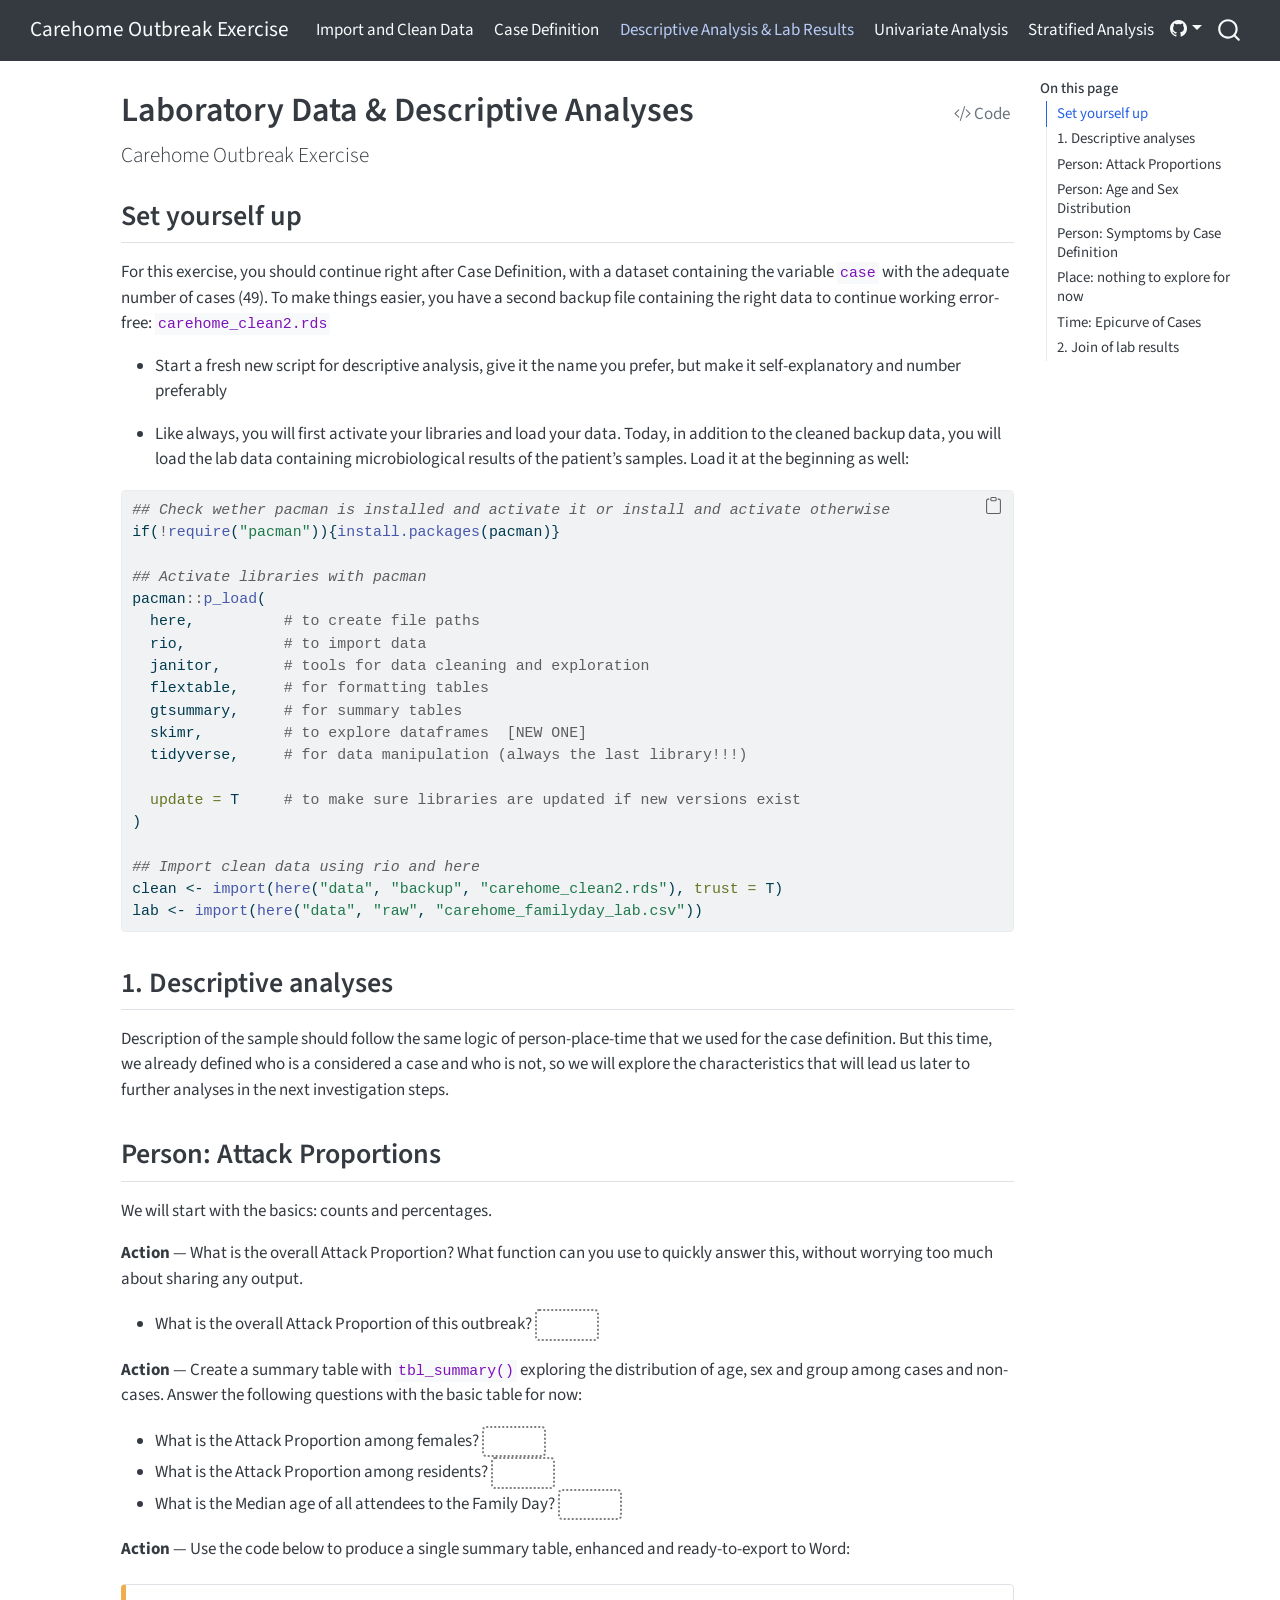
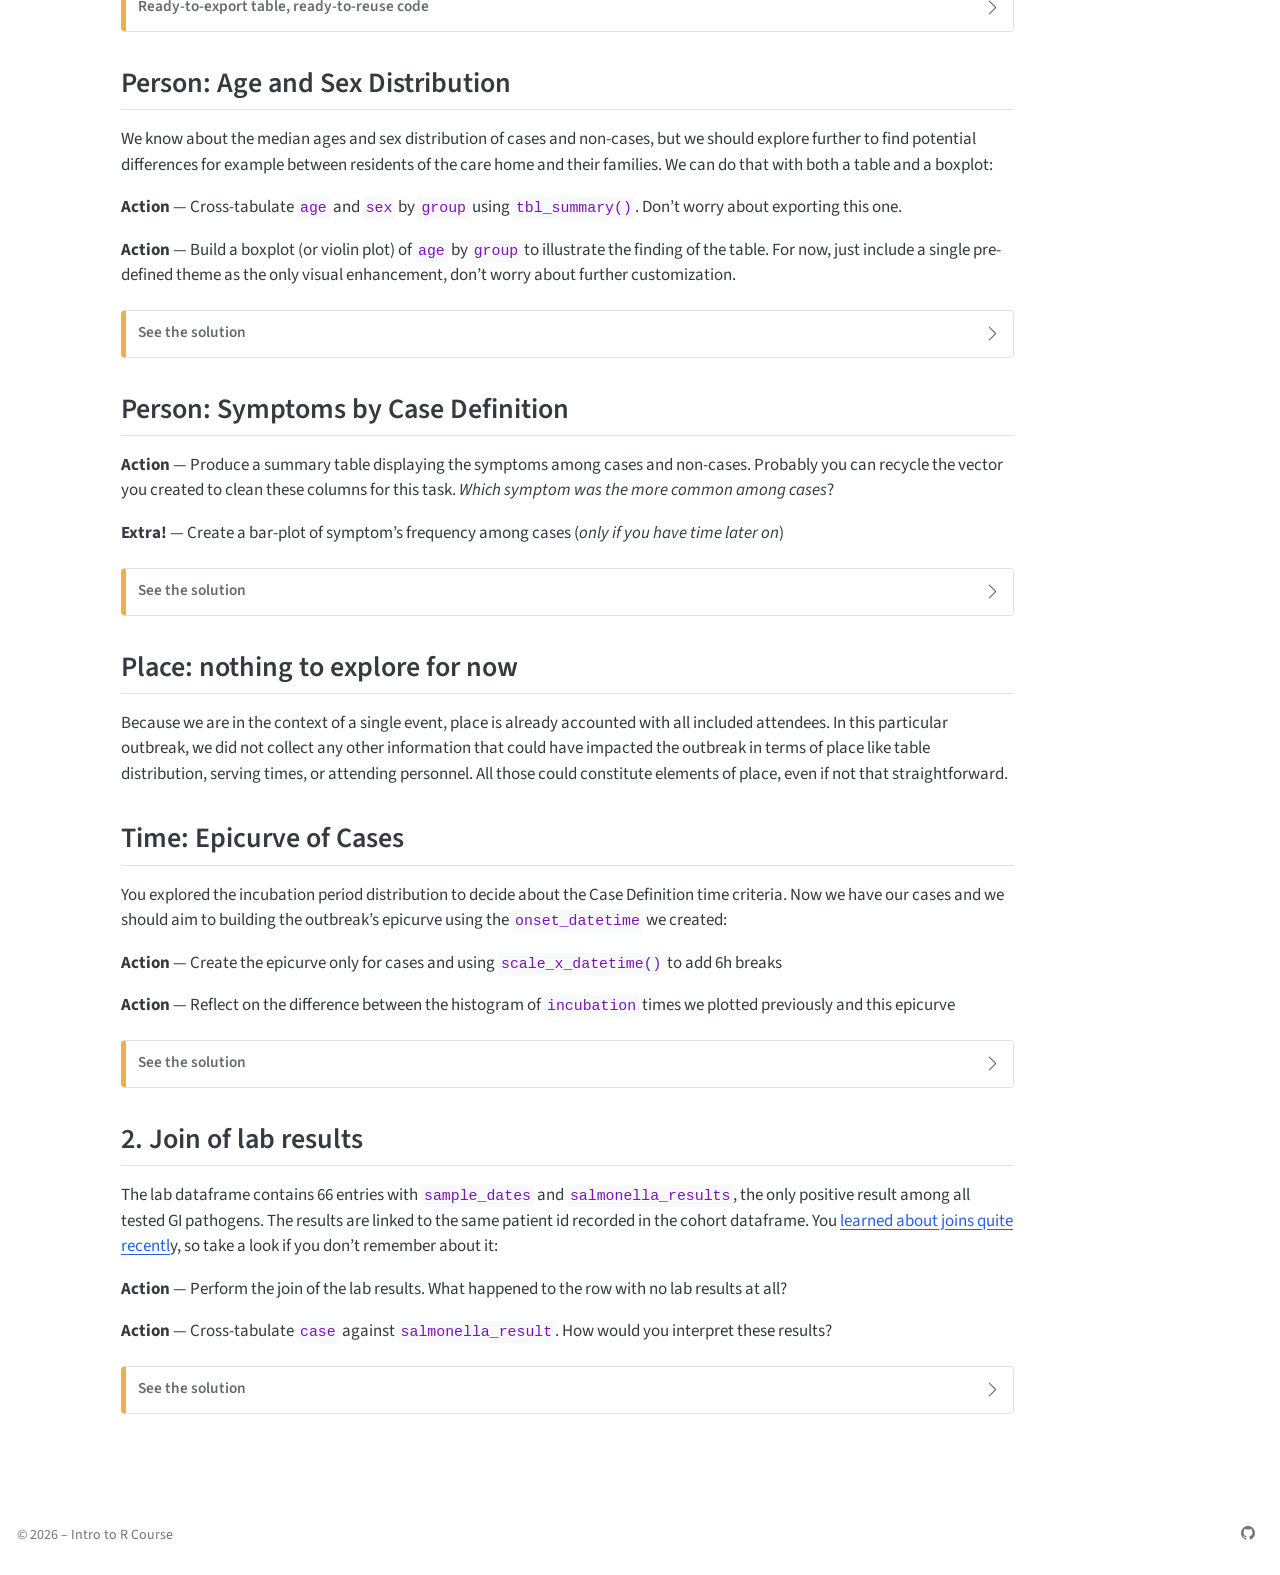
<file: web/scripts/03_Descriptive_LabResults.html>
<!DOCTYPE html>
<html xmlns="http://www.w3.org/1999/xhtml" lang="en" xml:lang="en"><head>

<meta charset="utf-8">
<meta name="generator" content="quarto-1.4.552">

<meta name="viewport" content="width=device-width, initial-scale=1.0, user-scalable=yes">


<title>Carehome Outbreak Exercise - Laboratory Data &amp; Descriptive Analyses</title>
<style>
code{white-space: pre-wrap;}
span.smallcaps{font-variant: small-caps;}
div.columns{display: flex; gap: min(4vw, 1.5em);}
div.column{flex: auto; overflow-x: auto;}
div.hanging-indent{margin-left: 1.5em; text-indent: -1.5em;}
ul.task-list{list-style: none;}
ul.task-list li input[type="checkbox"] {
  width: 0.8em;
  margin: 0 0.8em 0.2em -1em; /* quarto-specific, see https://github.com/quarto-dev/quarto-cli/issues/4556 */ 
  vertical-align: middle;
}
/* CSS for syntax highlighting */
pre > code.sourceCode { white-space: pre; position: relative; }
pre > code.sourceCode > span { line-height: 1.25; }
pre > code.sourceCode > span:empty { height: 1.2em; }
.sourceCode { overflow: visible; }
code.sourceCode > span { color: inherit; text-decoration: inherit; }
div.sourceCode { margin: 1em 0; }
pre.sourceCode { margin: 0; }
@media screen {
div.sourceCode { overflow: auto; }
}
@media print {
pre > code.sourceCode { white-space: pre-wrap; }
pre > code.sourceCode > span { text-indent: -5em; padding-left: 5em; }
}
pre.numberSource code
  { counter-reset: source-line 0; }
pre.numberSource code > span
  { position: relative; left: -4em; counter-increment: source-line; }
pre.numberSource code > span > a:first-child::before
  { content: counter(source-line);
    position: relative; left: -1em; text-align: right; vertical-align: baseline;
    border: none; display: inline-block;
    -webkit-touch-callout: none; -webkit-user-select: none;
    -khtml-user-select: none; -moz-user-select: none;
    -ms-user-select: none; user-select: none;
    padding: 0 4px; width: 4em;
  }
pre.numberSource { margin-left: 3em;  padding-left: 4px; }
div.sourceCode
  {   }
@media screen {
pre > code.sourceCode > span > a:first-child::before { text-decoration: underline; }
}
</style>


<script src="../site_libs/quarto-nav/quarto-nav.js"></script>
<script src="../site_libs/clipboard/clipboard.min.js"></script>
<script src="../site_libs/quarto-search/autocomplete.umd.js"></script>
<script src="../site_libs/quarto-search/fuse.min.js"></script>
<script src="../site_libs/quarto-search/quarto-search.js"></script>
<meta name="quarto:offset" content="../">
<script src="../site_libs/quarto-html/quarto.js"></script>
<script src="../site_libs/quarto-html/popper.min.js"></script>
<script src="../site_libs/quarto-html/tippy.umd.min.js"></script>
<script src="../site_libs/quarto-html/anchor.min.js"></script>
<link href="../site_libs/quarto-html/tippy.css" rel="stylesheet">
<link href="../site_libs/quarto-html/quarto-syntax-highlighting.css" rel="stylesheet" id="quarto-text-highlighting-styles">
<script src="../site_libs/bootstrap/bootstrap.min.js"></script>
<link href="../site_libs/bootstrap/bootstrap-icons.css" rel="stylesheet">
<link href="../site_libs/bootstrap/bootstrap.min.css" rel="stylesheet" id="quarto-bootstrap" data-mode="light">
<script id="quarto-search-options" type="application/json">{
  "location": "navbar",
  "copy-button": false,
  "collapse-after": 3,
  "panel-placement": "end",
  "type": "overlay",
  "limit": 50,
  "keyboard-shortcut": [
    "f",
    "/",
    "s"
  ],
  "show-item-context": false,
  "language": {
    "search-no-results-text": "No results",
    "search-matching-documents-text": "matching documents",
    "search-copy-link-title": "Copy link to search",
    "search-hide-matches-text": "Hide additional matches",
    "search-more-match-text": "more match in this document",
    "search-more-matches-text": "more matches in this document",
    "search-clear-button-title": "Clear",
    "search-text-placeholder": "",
    "search-detached-cancel-button-title": "Cancel",
    "search-submit-button-title": "Submit",
    "search-label": "Search"
  }
}</script>


<link rel="stylesheet" href="../include/webex.css">
</head>

<body class="nav-fixed">

<div id="quarto-search-results"></div>
  <header id="quarto-header" class="headroom fixed-top">
    <nav class="navbar navbar-expand-lg " data-bs-theme="dark">
      <div class="navbar-container container-fluid">
      <div class="navbar-brand-container mx-auto">
    <a class="navbar-brand" href="../index.html">
    <span class="navbar-title">Carehome Outbreak Exercise</span>
    </a>
  </div>
            <div id="quarto-search" class="" title="Search"></div>
          <button class="navbar-toggler" type="button" data-bs-toggle="collapse" data-bs-target="#navbarCollapse" aria-controls="navbarCollapse" aria-expanded="false" aria-label="Toggle navigation" onclick="if (window.quartoToggleHeadroom) { window.quartoToggleHeadroom(); }">
  <span class="navbar-toggler-icon"></span>
</button>
          <div class="collapse navbar-collapse" id="navbarCollapse">
            <ul class="navbar-nav navbar-nav-scroll me-auto">
  <li class="nav-item">
    <a class="nav-link" href="../scripts/01_Import_Cleaning.html"> 
<span class="menu-text">Import and Clean Data</span></a>
  </li>  
  <li class="nav-item">
    <a class="nav-link" href="../scripts/02_Case_Definition.html"> 
<span class="menu-text">Case Definition</span></a>
  </li>  
  <li class="nav-item">
    <a class="nav-link active" href="../scripts/03_Descriptive_LabResults.html" aria-current="page"> 
<span class="menu-text">Descriptive Analysis &amp; Lab Results</span></a>
  </li>  
  <li class="nav-item">
    <a class="nav-link" href="../scripts/04_Univariate_Analyses.html"> 
<span class="menu-text">Univariate Analysis</span></a>
  </li>  
  <li class="nav-item">
    <a class="nav-link" href="../scripts/05_Stratified_Analyses.html"> 
<span class="menu-text">Stratified Analysis</span></a>
  </li>  
</ul>
          </div> <!-- /navcollapse -->
          <div class="quarto-navbar-tools">
    <div class="dropdown">
      <a href="" title="" id="quarto-navigation-tool-dropdown-0" class="quarto-navigation-tool dropdown-toggle px-1" data-bs-toggle="dropdown" aria-expanded="false" aria-label=""><i class="bi bi-github"></i></a>
      <ul class="dropdown-menu" aria-labelledby="quarto-navigation-tool-dropdown-0">
          <li>
            <a class="dropdown-item quarto-navbar-tools-item" href="https://github.com/EPIET/IntroToRCourse/tree/main">
            Source Code
            </a>
          </li>
          <li>
            <a class="dropdown-item quarto-navbar-tools-item" href="https://github.com/EPIET/IntroToRCourse/issues">
            Report an issue
            </a>
          </li>
      </ul>
    </div>
</div>
      </div> <!-- /container-fluid -->
    </nav>
</header>
<!-- content -->
<div id="quarto-content" class="quarto-container page-columns page-rows-contents page-layout-article page-navbar">
<!-- sidebar -->
<!-- margin-sidebar -->
    <div id="quarto-margin-sidebar" class="sidebar margin-sidebar">
        <nav id="TOC" role="doc-toc" class="toc-active" data-toc-expanded="99">
    <h2 id="toc-title">On this page</h2>
   
  <ul>
  <li><a href="#set-yourself-up" id="toc-set-yourself-up" class="nav-link active" data-scroll-target="#set-yourself-up">Set yourself up</a></li>
  <li><a href="#descriptive-analyses" id="toc-descriptive-analyses" class="nav-link" data-scroll-target="#descriptive-analyses">1. Descriptive analyses</a></li>
  <li><a href="#person-attack-proportions" id="toc-person-attack-proportions" class="nav-link" data-scroll-target="#person-attack-proportions">Person: Attack Proportions</a></li>
  <li><a href="#person-age-and-sex-distribution" id="toc-person-age-and-sex-distribution" class="nav-link" data-scroll-target="#person-age-and-sex-distribution">Person: Age and Sex Distribution</a></li>
  <li><a href="#person-symptoms-by-case-definition" id="toc-person-symptoms-by-case-definition" class="nav-link" data-scroll-target="#person-symptoms-by-case-definition">Person: Symptoms by Case Definition</a></li>
  <li><a href="#place-nothing-to-explore-for-now" id="toc-place-nothing-to-explore-for-now" class="nav-link" data-scroll-target="#place-nothing-to-explore-for-now">Place: nothing to explore for now</a></li>
  <li><a href="#time-epicurve-of-cases" id="toc-time-epicurve-of-cases" class="nav-link" data-scroll-target="#time-epicurve-of-cases">Time: Epicurve of Cases</a></li>
  <li><a href="#join-of-lab-results" id="toc-join-of-lab-results" class="nav-link" data-scroll-target="#join-of-lab-results">2. Join of lab results</a></li>
  </ul>
</nav>
    </div>
<!-- main -->
<main class="content" id="quarto-document-content">

<header id="title-block-header" class="quarto-title-block default">
<div class="quarto-title">
<div class="quarto-title-block"><div><h1 class="title">Laboratory Data &amp; Descriptive Analyses</h1><button type="button" class="btn code-tools-button" id="quarto-code-tools-source"><i class="bi"></i> Code</button></div></div>
<p class="subtitle lead">Carehome Outbreak Exercise</p>
</div>



<div class="quarto-title-meta">

    
  
    
  </div>
  


</header>


<section id="set-yourself-up" class="level2">
<h2 class="anchored" data-anchor-id="set-yourself-up">Set yourself up</h2>
<p>For this exercise, you should continue right after Case Definition, with a dataset containing the variable <code>case</code> with the adequate number of cases (49). To make things easier, you have a second backup file containing the right data to continue working error-free: <code>carehome_clean2.rds</code></p>
<ul>
<li><p>Start a fresh new script for descriptive analysis, give it the name you prefer, but make it self-explanatory and number preferably</p></li>
<li><p>Like always, you will first activate your libraries and load your data. Today, in addition to the cleaned backup data, you will load the lab data containing microbiological results of the patient’s samples. Load it at the beginning as well:</p></li>
</ul>
<div class="sourceCode" id="cb1"><pre class="sourceCode r code-with-copy"><code class="sourceCode r"><span id="cb1-1"><a href="#cb1-1" aria-hidden="true" tabindex="-1"></a><span class="do">## Check wether pacman is installed and activate it or install and activate otherwise</span></span>
<span id="cb1-2"><a href="#cb1-2" aria-hidden="true" tabindex="-1"></a><span class="cf">if</span>(<span class="sc">!</span><span class="fu">require</span>(<span class="st">"pacman"</span>)){<span class="fu">install.packages</span>(pacman)}</span>
<span id="cb1-3"><a href="#cb1-3" aria-hidden="true" tabindex="-1"></a></span>
<span id="cb1-4"><a href="#cb1-4" aria-hidden="true" tabindex="-1"></a><span class="do">## Activate libraries with pacman</span></span>
<span id="cb1-5"><a href="#cb1-5" aria-hidden="true" tabindex="-1"></a>pacman<span class="sc">::</span><span class="fu">p_load</span>(</span>
<span id="cb1-6"><a href="#cb1-6" aria-hidden="true" tabindex="-1"></a>  here,          <span class="co"># to create file paths</span></span>
<span id="cb1-7"><a href="#cb1-7" aria-hidden="true" tabindex="-1"></a>  rio,           <span class="co"># to import data</span></span>
<span id="cb1-8"><a href="#cb1-8" aria-hidden="true" tabindex="-1"></a>  janitor,       <span class="co"># tools for data cleaning and exploration</span></span>
<span id="cb1-9"><a href="#cb1-9" aria-hidden="true" tabindex="-1"></a>  flextable,     <span class="co"># for formatting tables</span></span>
<span id="cb1-10"><a href="#cb1-10" aria-hidden="true" tabindex="-1"></a>  gtsummary,     <span class="co"># for summary tables</span></span>
<span id="cb1-11"><a href="#cb1-11" aria-hidden="true" tabindex="-1"></a>  skimr,         <span class="co"># to explore dataframes  [NEW ONE]</span></span>
<span id="cb1-12"><a href="#cb1-12" aria-hidden="true" tabindex="-1"></a>  tidyverse,     <span class="co"># for data manipulation (always the last library!!!)</span></span>
<span id="cb1-13"><a href="#cb1-13" aria-hidden="true" tabindex="-1"></a>  </span>
<span id="cb1-14"><a href="#cb1-14" aria-hidden="true" tabindex="-1"></a>  <span class="at">update =</span> T     <span class="co"># to make sure libraries are updated if new versions exist</span></span>
<span id="cb1-15"><a href="#cb1-15" aria-hidden="true" tabindex="-1"></a>)</span>
<span id="cb1-16"><a href="#cb1-16" aria-hidden="true" tabindex="-1"></a></span>
<span id="cb1-17"><a href="#cb1-17" aria-hidden="true" tabindex="-1"></a><span class="do">## Import clean data using rio and here</span></span>
<span id="cb1-18"><a href="#cb1-18" aria-hidden="true" tabindex="-1"></a>clean <span class="ot">&lt;-</span> <span class="fu">import</span>(<span class="fu">here</span>(<span class="st">"data"</span>, <span class="st">"backup"</span>, <span class="st">"carehome_clean2.rds"</span>), <span class="at">trust =</span> T)</span>
<span id="cb1-19"><a href="#cb1-19" aria-hidden="true" tabindex="-1"></a>lab <span class="ot">&lt;-</span> <span class="fu">import</span>(<span class="fu">here</span>(<span class="st">"data"</span>, <span class="st">"raw"</span>, <span class="st">"carehome_familyday_lab.csv"</span>))</span></code><button title="Copy to Clipboard" class="code-copy-button"><i class="bi"></i></button></pre></div>
</section>
<section id="descriptive-analyses" class="level2">
<h2 class="anchored" data-anchor-id="descriptive-analyses">1. Descriptive analyses</h2>
<p>Description of the sample should follow the same logic of person-place-time that we used for the case definition. But this time, we already defined who is a considered a case and who is not, so we will explore the characteristics that will lead us later to further analyses in the next investigation steps.</p>
</section>
<section id="person-attack-proportions" class="level2">
<h2 class="anchored" data-anchor-id="person-attack-proportions">Person: Attack Proportions</h2>
<p>We will start with the basics: counts and percentages.</p>
<p><strong>Action</strong> — What is the overall Attack Proportion? What function can you use to quickly answer this, without worrying too much about sharing any output.</p>
<ul>
<li>What is the overall Attack Proportion of this outbreak? <input class="webex-solveme nospaces" size="2" data-answer="[&quot;30&quot;]"></li>
</ul>
<p><strong>Action</strong> — Create a summary table with <code>tbl_summary()</code> exploring the distribution of age, sex and group among cases and non-cases. Answer the following questions with the basic table for now:</p>
<ul>
<li>What is the Attack Proportion among females? <input class="webex-solveme nospaces" size="2" data-answer="[&quot;49&quot;]"></li>
<li>What is the Attack Proportion among residents? <input class="webex-solveme nospaces" size="2" data-answer="[&quot;20&quot;]"></li>
<li>What is the Median age of all attendees to the Family Day? <input class="webex-solveme nospaces" size="2" data-answer="[&quot;46&quot;]"></li>
</ul>
<p><strong>Action</strong> — Use the code below to produce a single summary table, enhanced and ready-to-export to Word:</p>
<div class="callout callout-style-simple callout-caution no-icon callout-titled">
<div class="callout-header d-flex align-content-center" data-bs-toggle="collapse" data-bs-target=".callout-1-contents" aria-controls="callout-1" aria-expanded="false" aria-label="Toggle callout">
<div class="callout-icon-container">
<i class="callout-icon no-icon"></i>
</div>
<div class="callout-title-container flex-fill">
Ready-to-export table, ready-to-reuse code
</div>
<div class="callout-btn-toggle d-inline-block border-0 py-1 ps-1 pe-0 float-end"><i class="callout-toggle"></i></div>
</div>
<div id="callout-1" class="callout-1-contents callout-collapse collapse">
<div class="callout-body-container callout-body">
<p>The code below notably improves the tbl_summary() output. It is also a more complex code that includes html and markdown notation using a glue approach. There is a chance none of those words were even familiar for you. And that’s ok, you don’t need to understand it right now.</p>
<p>What you need to understand is that, by <strong>copying this code</strong>, you can adapt it to all your future tables only by changing the name and amount of labels and headers, and that is valuable</p>
<div class="sourceCode" id="cb2"><pre class="sourceCode r code-with-copy"><code class="sourceCode r"><span id="cb2-1"><a href="#cb2-1" aria-hidden="true" tabindex="-1"></a><span class="do">## Quick way to see the percentage of cases among the total participants</span></span>
<span id="cb2-2"><a href="#cb2-2" aria-hidden="true" tabindex="-1"></a>janitor<span class="sc">::</span><span class="fu">tabyl</span>(clean, case)</span>
<span id="cb2-3"><a href="#cb2-3" aria-hidden="true" tabindex="-1"></a></span>
<span id="cb2-4"><a href="#cb2-4" aria-hidden="true" tabindex="-1"></a><span class="do">## Complete Table Summary of Age, Sex and Group counts</span></span>
<span id="cb2-5"><a href="#cb2-5" aria-hidden="true" tabindex="-1"></a>table1 <span class="ot">&lt;-</span> clean <span class="sc">%&gt;%</span> </span>
<span id="cb2-6"><a href="#cb2-6" aria-hidden="true" tabindex="-1"></a>  <span class="co"># only columns of interest</span></span>
<span id="cb2-7"><a href="#cb2-7" aria-hidden="true" tabindex="-1"></a>  <span class="fu">select</span>(case, age, sex, group) <span class="sc">%&gt;%</span> </span>
<span id="cb2-8"><a href="#cb2-8" aria-hidden="true" tabindex="-1"></a>  <span class="fu">tbl_summary</span>(<span class="at">by =</span> case,</span>
<span id="cb2-9"><a href="#cb2-9" aria-hidden="true" tabindex="-1"></a>              <span class="co"># modify row headers</span></span>
<span id="cb2-10"><a href="#cb2-10" aria-hidden="true" tabindex="-1"></a>              <span class="at">label =</span> <span class="fu">list</span>(</span>
<span id="cb2-11"><a href="#cb2-11" aria-hidden="true" tabindex="-1"></a>                age <span class="sc">~</span> <span class="st">"Age"</span>,</span>
<span id="cb2-12"><a href="#cb2-12" aria-hidden="true" tabindex="-1"></a>                sex <span class="sc">~</span> <span class="st">"Sex"</span>, </span>
<span id="cb2-13"><a href="#cb2-13" aria-hidden="true" tabindex="-1"></a>                group <span class="sc">~</span> <span class="st">"Group"</span></span>
<span id="cb2-14"><a href="#cb2-14" aria-hidden="true" tabindex="-1"></a>              )) <span class="sc">%&gt;%</span> </span>
<span id="cb2-15"><a href="#cb2-15" aria-hidden="true" tabindex="-1"></a>  <span class="fu">bold_labels</span>() <span class="sc">%&gt;%</span> </span>
<span id="cb2-16"><a href="#cb2-16" aria-hidden="true" tabindex="-1"></a>  <span class="co"># add total column</span></span>
<span id="cb2-17"><a href="#cb2-17" aria-hidden="true" tabindex="-1"></a>  <span class="fu">add_overall</span>() <span class="sc">%&gt;%</span> </span>
<span id="cb2-18"><a href="#cb2-18" aria-hidden="true" tabindex="-1"></a>  <span class="co"># customize header labels and appearance</span></span>
<span id="cb2-19"><a href="#cb2-19" aria-hidden="true" tabindex="-1"></a>  <span class="fu">modify_header</span>(</span>
<span id="cb2-20"><a href="#cb2-20" aria-hidden="true" tabindex="-1"></a>    <span class="at">label =</span> <span class="st">"**Characteristic**"</span>,</span>
<span id="cb2-21"><a href="#cb2-21" aria-hidden="true" tabindex="-1"></a>    <span class="at">stat_0 =</span> <span class="st">"**Overall** </span><span class="sc">\n</span><span class="st"> **N** = {n} ({style_percent(p)}%)"</span>,</span>
<span id="cb2-22"><a href="#cb2-22" aria-hidden="true" tabindex="-1"></a>    <span class="at">stat_1 =</span> <span class="st">"**Non-case** </span><span class="sc">\n</span><span class="st"> **N** = {n} ({style_percent(p)}%)"</span>,</span>
<span id="cb2-23"><a href="#cb2-23" aria-hidden="true" tabindex="-1"></a>    <span class="at">stat_2 =</span> <span class="st">"**Case** </span><span class="sc">\n</span><span class="st"> **N** = {n} ({style_percent(p)}%)"</span>, </span>
<span id="cb2-24"><a href="#cb2-24" aria-hidden="true" tabindex="-1"></a>  ) </span>
<span id="cb2-25"><a href="#cb2-25" aria-hidden="true" tabindex="-1"></a></span>
<span id="cb2-26"><a href="#cb2-26" aria-hidden="true" tabindex="-1"></a><span class="co"># Export to Word using flextable</span></span>
<span id="cb2-27"><a href="#cb2-27" aria-hidden="true" tabindex="-1"></a>table1 <span class="sc">%&gt;%</span> </span>
<span id="cb2-28"><a href="#cb2-28" aria-hidden="true" tabindex="-1"></a>  <span class="fu">as_flex_table</span>() <span class="sc">%&gt;%</span> </span>
<span id="cb2-29"><a href="#cb2-29" aria-hidden="true" tabindex="-1"></a>  <span class="fu">autofit</span>() <span class="sc">%&gt;%</span> </span>
<span id="cb2-30"><a href="#cb2-30" aria-hidden="true" tabindex="-1"></a>  <span class="fu">save_as_docx</span>(<span class="at">path =</span> <span class="fu">here</span>(<span class="st">"outputs"</span>, <span class="st">"Table_1.docx"</span>))</span></code><button title="Copy to Clipboard" class="code-copy-button"><i class="bi"></i></button></pre></div>
</div>
</div>
</div>
</section>
<section id="person-age-and-sex-distribution" class="level2">
<h2 class="anchored" data-anchor-id="person-age-and-sex-distribution">Person: Age and Sex Distribution</h2>
<p>We know about the median ages and sex distribution of cases and non-cases, but we should explore further to find potential differences for example between residents of the care home and their families. We can do that with both a table and a boxplot:</p>
<p><strong>Action</strong> — Cross-tabulate <code>age</code> and <code>sex</code> by <code>group</code> using <code>tbl_summary()</code>. Don’t worry about exporting this one.</p>
<p><strong>Action</strong> — Build a boxplot (or violin plot) of <code>age</code> by <code>group</code> to illustrate the finding of the table. For now, just include a single pre-defined theme as the only visual enhancement, don’t worry about further customization.</p>
<div class="callout callout-style-simple callout-caution no-icon callout-titled">
<div class="callout-header d-flex align-content-center" data-bs-toggle="collapse" data-bs-target=".callout-2-contents" aria-controls="callout-2" aria-expanded="false" aria-label="Toggle callout">
<div class="callout-icon-container">
<i class="callout-icon no-icon"></i>
</div>
<div class="callout-title-container flex-fill">
See the solution
</div>
<div class="callout-btn-toggle d-inline-block border-0 py-1 ps-1 pe-0 float-end"><i class="callout-toggle"></i></div>
</div>
<div id="callout-2" class="callout-2-contents callout-collapse collapse">
<div class="callout-body-container callout-body">
<div class="sourceCode" id="cb3"><pre class="sourceCode r code-with-copy"><code class="sourceCode r"><span id="cb3-1"><a href="#cb3-1" aria-hidden="true" tabindex="-1"></a><span class="co"># Table with Age and Sex distribution among residents and family members</span></span>
<span id="cb3-2"><a href="#cb3-2" aria-hidden="true" tabindex="-1"></a>clean <span class="sc">%&gt;%</span> </span>
<span id="cb3-3"><a href="#cb3-3" aria-hidden="true" tabindex="-1"></a>  <span class="fu">select</span>(group, age, sex) <span class="sc">%&gt;%</span> </span>
<span id="cb3-4"><a href="#cb3-4" aria-hidden="true" tabindex="-1"></a>  <span class="fu">tbl_summary</span>(<span class="at">by =</span> group)</span>
<span id="cb3-5"><a href="#cb3-5" aria-hidden="true" tabindex="-1"></a></span>
<span id="cb3-6"><a href="#cb3-6" aria-hidden="true" tabindex="-1"></a><span class="co"># Violin plot of age among residentes and family members</span></span>
<span id="cb3-7"><a href="#cb3-7" aria-hidden="true" tabindex="-1"></a>clean <span class="sc">%&gt;%</span> </span>
<span id="cb3-8"><a href="#cb3-8" aria-hidden="true" tabindex="-1"></a>  <span class="fu">ggplot</span>(<span class="fu">aes</span>(<span class="at">x =</span> group, <span class="at">y =</span> age)) <span class="sc">+</span></span>
<span id="cb3-9"><a href="#cb3-9" aria-hidden="true" tabindex="-1"></a>  <span class="fu">geom_violin</span>() <span class="sc">+</span></span>
<span id="cb3-10"><a href="#cb3-10" aria-hidden="true" tabindex="-1"></a>  <span class="fu">theme_bw</span>()</span></code><button title="Copy to Clipboard" class="code-copy-button"><i class="bi"></i></button></pre></div>
</div>
</div>
</div>
</section>
<section id="person-symptoms-by-case-definition" class="level2">
<h2 class="anchored" data-anchor-id="person-symptoms-by-case-definition">Person: Symptoms by Case Definition</h2>
<p><strong>Action</strong> — Produce a summary table displaying the symptoms among cases and non-cases. Probably you can recycle the vector you created to clean these columns for this task. <em>Which symptom was the more common among cases</em>?</p>
<p><strong>Extra!</strong> — Create a bar-plot of symptom’s frequency among cases (<em>only if you have time later on</em>)</p>
<div class="callout callout-style-simple callout-caution no-icon callout-titled">
<div class="callout-header d-flex align-content-center" data-bs-toggle="collapse" data-bs-target=".callout-3-contents" aria-controls="callout-3" aria-expanded="false" aria-label="Toggle callout">
<div class="callout-icon-container">
<i class="callout-icon no-icon"></i>
</div>
<div class="callout-title-container flex-fill">
See the solution
</div>
<div class="callout-btn-toggle d-inline-block border-0 py-1 ps-1 pe-0 float-end"><i class="callout-toggle"></i></div>
</div>
<div id="callout-3" class="callout-3-contents callout-collapse collapse">
<div class="callout-body-container callout-body">
<div class="sourceCode" id="cb4"><pre class="sourceCode r code-with-copy"><code class="sourceCode r"><span id="cb4-1"><a href="#cb4-1" aria-hidden="true" tabindex="-1"></a><span class="co"># Table summary of symptom distribution by case definition</span></span>
<span id="cb4-2"><a href="#cb4-2" aria-hidden="true" tabindex="-1"></a>clean <span class="sc">%&gt;%</span> </span>
<span id="cb4-3"><a href="#cb4-3" aria-hidden="true" tabindex="-1"></a>  <span class="fu">select</span>(<span class="fu">all_of</span>(symptoms), case) <span class="sc">%&gt;%</span> </span>
<span id="cb4-4"><a href="#cb4-4" aria-hidden="true" tabindex="-1"></a>  <span class="fu">tbl_summary</span>(<span class="at">by =</span> case) <span class="sc">%&gt;%</span> </span>
<span id="cb4-5"><a href="#cb4-5" aria-hidden="true" tabindex="-1"></a>  <span class="fu">bold_labels</span>() <span class="sc">%&gt;%</span> </span>
<span id="cb4-6"><a href="#cb4-6" aria-hidden="true" tabindex="-1"></a>  <span class="fu">italicize_labels</span>()</span>
<span id="cb4-7"><a href="#cb4-7" aria-hidden="true" tabindex="-1"></a></span>
<span id="cb4-8"><a href="#cb4-8" aria-hidden="true" tabindex="-1"></a><span class="co"># Barplot of symptom distribution among cases</span></span>
<span id="cb4-9"><a href="#cb4-9" aria-hidden="true" tabindex="-1"></a>clean <span class="sc">%&gt;%</span> </span>
<span id="cb4-10"><a href="#cb4-10" aria-hidden="true" tabindex="-1"></a>  <span class="fu">select</span>(symptoms, case) <span class="sc">%&gt;%</span> </span>
<span id="cb4-11"><a href="#cb4-11" aria-hidden="true" tabindex="-1"></a>  <span class="co"># we need to pivot to long format for the counts</span></span>
<span id="cb4-12"><a href="#cb4-12" aria-hidden="true" tabindex="-1"></a>  <span class="fu">pivot_longer</span>(</span>
<span id="cb4-13"><a href="#cb4-13" aria-hidden="true" tabindex="-1"></a>    <span class="fu">all_of</span>(symptoms),  </span>
<span id="cb4-14"><a href="#cb4-14" aria-hidden="true" tabindex="-1"></a>    <span class="at">names_to =</span> <span class="st">"symptom"</span>,</span>
<span id="cb4-15"><a href="#cb4-15" aria-hidden="true" tabindex="-1"></a>    <span class="at">values_to =</span> <span class="st">"present"</span></span>
<span id="cb4-16"><a href="#cb4-16" aria-hidden="true" tabindex="-1"></a>  ) <span class="sc">%&gt;%</span> </span>
<span id="cb4-17"><a href="#cb4-17" aria-hidden="true" tabindex="-1"></a>  <span class="co"># only interested in symptoms among cases</span></span>
<span id="cb4-18"><a href="#cb4-18" aria-hidden="true" tabindex="-1"></a>  <span class="fu">filter</span>(present <span class="sc">==</span> <span class="st">"Yes"</span>, </span>
<span id="cb4-19"><a href="#cb4-19" aria-hidden="true" tabindex="-1"></a>         case <span class="sc">==</span> <span class="dv">1</span>) <span class="sc">%&gt;%</span>    </span>
<span id="cb4-20"><a href="#cb4-20" aria-hidden="true" tabindex="-1"></a>  <span class="co"># Start of the graph</span></span>
<span id="cb4-21"><a href="#cb4-21" aria-hidden="true" tabindex="-1"></a>  <span class="fu">ggplot</span>(<span class="fu">aes</span>(</span>
<span id="cb4-22"><a href="#cb4-22" aria-hidden="true" tabindex="-1"></a>    <span class="co"># this trick arranges categories by frequency automatically </span></span>
<span id="cb4-23"><a href="#cb4-23" aria-hidden="true" tabindex="-1"></a>    <span class="at">y =</span> <span class="fu">fct_infreq</span>(symptom))</span>
<span id="cb4-24"><a href="#cb4-24" aria-hidden="true" tabindex="-1"></a>    ) <span class="sc">+</span></span>
<span id="cb4-25"><a href="#cb4-25" aria-hidden="true" tabindex="-1"></a>  <span class="fu">geom_bar</span>(<span class="at">fill =</span> <span class="st">"darkred"</span>,   <span class="co"># some aesthetics</span></span>
<span id="cb4-26"><a href="#cb4-26" aria-hidden="true" tabindex="-1"></a>           <span class="at">alpha =</span> <span class="fl">0.70</span>) <span class="sc">+</span></span>
<span id="cb4-27"><a href="#cb4-27" aria-hidden="true" tabindex="-1"></a>  <span class="fu">labs</span>(<span class="at">x =</span> <span class="st">"Number of cases"</span>,  <span class="co"># custom labels</span></span>
<span id="cb4-28"><a href="#cb4-28" aria-hidden="true" tabindex="-1"></a>       <span class="at">y =</span> <span class="st">""</span>) <span class="sc">+</span></span>
<span id="cb4-29"><a href="#cb4-29" aria-hidden="true" tabindex="-1"></a>  <span class="co"># predefined theme, as always</span></span>
<span id="cb4-30"><a href="#cb4-30" aria-hidden="true" tabindex="-1"></a>  <span class="fu">theme_minimal</span>()</span></code><button title="Copy to Clipboard" class="code-copy-button"><i class="bi"></i></button></pre></div>
</div>
</div>
</div>
</section>
<section id="place-nothing-to-explore-for-now" class="level2">
<h2 class="anchored" data-anchor-id="place-nothing-to-explore-for-now">Place: nothing to explore for now</h2>
<p>Because we are in the context of a single event, place is already accounted with all included attendees. In this particular outbreak, we did not collect any other information that could have impacted the outbreak in terms of place like table distribution, serving times, or attending personnel. All those could constitute elements of place, even if not that straightforward.</p>
</section>
<section id="time-epicurve-of-cases" class="level2">
<h2 class="anchored" data-anchor-id="time-epicurve-of-cases">Time: Epicurve of Cases</h2>
<p>You explored the incubation period distribution to decide about the Case Definition time criteria. Now we have our cases and we should aim to building the outbreak’s epicurve using the <code>onset_datetime</code> we created:</p>
<p><strong>Action</strong> — Create the epicurve only for cases and using <code>scale_x_datetime()</code> to add 6h breaks</p>
<p><strong>Action</strong> — Reflect on the difference between the histogram of <code>incubation</code> times we plotted previously and this epicurve</p>
<div class="callout callout-style-simple callout-caution no-icon callout-titled">
<div class="callout-header d-flex align-content-center" data-bs-toggle="collapse" data-bs-target=".callout-4-contents" aria-controls="callout-4" aria-expanded="false" aria-label="Toggle callout">
<div class="callout-icon-container">
<i class="callout-icon no-icon"></i>
</div>
<div class="callout-title-container flex-fill">
See the solution
</div>
<div class="callout-btn-toggle d-inline-block border-0 py-1 ps-1 pe-0 float-end"><i class="callout-toggle"></i></div>
</div>
<div id="callout-4" class="callout-4-contents callout-collapse collapse">
<div class="callout-body-container callout-body">
<div class="sourceCode" id="cb5"><pre class="sourceCode r code-with-copy"><code class="sourceCode r"><span id="cb5-1"><a href="#cb5-1" aria-hidden="true" tabindex="-1"></a><span class="co"># Epicurve with datetime customization</span></span>
<span id="cb5-2"><a href="#cb5-2" aria-hidden="true" tabindex="-1"></a>clean <span class="sc">%&gt;%</span>  </span>
<span id="cb5-3"><a href="#cb5-3" aria-hidden="true" tabindex="-1"></a>  <span class="co"># Only cases</span></span>
<span id="cb5-4"><a href="#cb5-4" aria-hidden="true" tabindex="-1"></a>  <span class="fu">filter</span>(case <span class="sc">==</span> <span class="dv">1</span>) <span class="sc">%&gt;%</span> </span>
<span id="cb5-5"><a href="#cb5-5" aria-hidden="true" tabindex="-1"></a>  <span class="co"># Add factor onset_datetime to ggplot aesthetic:</span></span>
<span id="cb5-6"><a href="#cb5-6" aria-hidden="true" tabindex="-1"></a>  <span class="fu">ggplot</span>(<span class="fu">aes</span>(<span class="at">x =</span> onset_datetime)) <span class="sc">+</span> </span>
<span id="cb5-7"><a href="#cb5-7" aria-hidden="true" tabindex="-1"></a>  <span class="fu">geom_histogram</span>() <span class="sc">+</span></span>
<span id="cb5-8"><a href="#cb5-8" aria-hidden="true" tabindex="-1"></a>  <span class="co"># select 6h breaks with custom date-time labels</span></span>
<span id="cb5-9"><a href="#cb5-9" aria-hidden="true" tabindex="-1"></a>  <span class="fu">scale_x_datetime</span>(</span>
<span id="cb5-10"><a href="#cb5-10" aria-hidden="true" tabindex="-1"></a>    <span class="at">date_breaks =</span> <span class="st">"6 hours"</span>,</span>
<span id="cb5-11"><a href="#cb5-11" aria-hidden="true" tabindex="-1"></a>    <span class="at">date_labels =</span>  <span class="st">"%d %b</span><span class="sc">\n</span><span class="st">%H:%M"</span>) <span class="sc">+</span></span>
<span id="cb5-12"><a href="#cb5-12" aria-hidden="true" tabindex="-1"></a>  <span class="co"># Update x and y axis labels</span></span>
<span id="cb5-13"><a href="#cb5-13" aria-hidden="true" tabindex="-1"></a>  <span class="fu">labs</span>(<span class="at">x =</span> <span class="st">"Date and time of onset symptoms"</span>, </span>
<span id="cb5-14"><a href="#cb5-14" aria-hidden="true" tabindex="-1"></a>       <span class="at">y =</span> <span class="st">"Number of cases"</span>) <span class="sc">+</span></span>
<span id="cb5-15"><a href="#cb5-15" aria-hidden="true" tabindex="-1"></a>  <span class="fu">theme_bw</span>()</span></code><button title="Copy to Clipboard" class="code-copy-button"><i class="bi"></i></button></pre></div>
</div>
</div>
</div>
</section>
<section id="join-of-lab-results" class="level2">
<h2 class="anchored" data-anchor-id="join-of-lab-results">2. Join of lab results</h2>
<p>The lab dataframe contains 66 entries with <code>sample_dates</code> and <code>salmonella_results</code>, the only positive result among all tested GI pathogens. The results are linked to the same patient id recorded in the cohort dataframe. You <a href="https://epiet.github.io/IntroToRCourse/scripts/S6E1.html">learned about joins quite recentl</a>y, so take a look if you don’t remember about it:</p>
<p><strong>Action</strong> — Perform the join of the lab results. What happened to the row with no lab results at all?</p>
<p><strong>Action</strong> — Cross-tabulate <code>case</code> against <code>salmonella_result</code>. How would you interpret these results?</p>
<div class="callout callout-style-simple callout-caution no-icon callout-titled">
<div class="callout-header d-flex align-content-center" data-bs-toggle="collapse" data-bs-target=".callout-5-contents" aria-controls="callout-5" aria-expanded="false" aria-label="Toggle callout">
<div class="callout-icon-container">
<i class="callout-icon no-icon"></i>
</div>
<div class="callout-title-container flex-fill">
See the solution
</div>
<div class="callout-btn-toggle d-inline-block border-0 py-1 ps-1 pe-0 float-end"><i class="callout-toggle"></i></div>
</div>
<div id="callout-5" class="callout-5-contents callout-collapse collapse">
<div class="callout-body-container callout-body">
<div class="sourceCode" id="cb6"><pre class="sourceCode r code-with-copy"><code class="sourceCode r"><span id="cb6-1"><a href="#cb6-1" aria-hidden="true" tabindex="-1"></a><span class="co"># Simple left join of lab data by person's id</span></span>
<span id="cb6-2"><a href="#cb6-2" aria-hidden="true" tabindex="-1"></a>clean <span class="ot">&lt;-</span> clean <span class="sc">%&gt;%</span> </span>
<span id="cb6-3"><a href="#cb6-3" aria-hidden="true" tabindex="-1"></a>  <span class="fu">left_join</span>(lab, </span>
<span id="cb6-4"><a href="#cb6-4" aria-hidden="true" tabindex="-1"></a>            <span class="at">by =</span> <span class="st">"id"</span>)</span>
<span id="cb6-5"><a href="#cb6-5" aria-hidden="true" tabindex="-1"></a></span>
<span id="cb6-6"><a href="#cb6-6" aria-hidden="true" tabindex="-1"></a><span class="co"># Cross-tabulation of case and lab result</span></span>
<span id="cb6-7"><a href="#cb6-7" aria-hidden="true" tabindex="-1"></a>clean <span class="sc">%&gt;%</span> </span>
<span id="cb6-8"><a href="#cb6-8" aria-hidden="true" tabindex="-1"></a>  <span class="fu">tabyl</span>(case, salmonella_result)</span></code><button title="Copy to Clipboard" class="code-copy-button"><i class="bi"></i></button></pre></div>
<p>Not every case has a positive test result. That is perfectly fine and common, as microbiology sampling is subject to limitations such as the time elapsed from clinical onset until collection, sensitivity, and other limitating factors. In this outbreak, laboratory confirmation was not part of the Case Definition and, therefore, this information remains confirmatory of the causative agent of the outbreak.</p>
</div>
</div>
</div>


<!-- -->

</section>

</main> <!-- /main -->
<script>

/* update total correct if #webex-total_correct exists */
update_total_correct = function() {
  console.log("webex: update total_correct");

  var t = document.getElementsByClassName("webex-total_correct");
  for (var i = 0; i < t.length; i++) {
    p = t[i].parentElement;
    var correct = p.getElementsByClassName("webex-correct").length;
    var solvemes = p.getElementsByClassName("webex-solveme").length;
    var radiogroups = p.getElementsByClassName("webex-radiogroup").length;
    var selects = p.getElementsByClassName("webex-select").length;

    t[i].innerHTML = correct + " of " + (solvemes + radiogroups + selects) + " correct";
  }
}

/* webex-solution button toggling function */
b_func = function() {
  console.log("webex: toggle hide");

  var cl = this.parentElement.classList;
  if (cl.contains('open')) {
    cl.remove("open");
  } else {
    cl.add("open");
  }
}

/* check answers */
check_func = function() {
  console.log("webex: check answers");

  var cl = this.parentElement.classList;
  if (cl.contains('unchecked')) {
    cl.remove("unchecked");
    this.innerHTML = "Hide Answers";
  } else {
    cl.add("unchecked");
    this.innerHTML = "Show Answers";
  }
}

/* function for checking solveme answers */
solveme_func = function(e) {
  console.log("webex: check solveme");

  var real_answers = JSON.parse(this.dataset.answer);
  var my_answer = this.value;
  var cl = this.classList;
  if (cl.contains("ignorecase")) {
    my_answer = my_answer.toLowerCase();
  }
  if (cl.contains("nospaces")) {
    my_answer = my_answer.replace(/ /g, "")
  }

  if (my_answer == "") {
    cl.remove("webex-correct");
    cl.remove("webex-incorrect");
  } else if (real_answers.includes(my_answer)) {
    cl.add("webex-correct");
    cl.remove("webex-incorrect");
  } else {
    cl.add("webex-incorrect");
    cl.remove("webex-correct");
  }

  // match numeric answers within a specified tolerance
  if(this.dataset.tol > 0){
    var tol = JSON.parse(this.dataset.tol);
    var matches = real_answers.map(x => Math.abs(x - my_answer) < tol)
    if (matches.reduce((a, b) => a + b, 0) > 0) {
      cl.add("webex-correct");
    } else {
      cl.remove("webex-correct");
    }
  }

  // added regex bit
  if (cl.contains("regex")){
    answer_regex = RegExp(real_answers.join("|"))
    if (answer_regex.test(my_answer)) {
      cl.add("webex-correct");
    }
  }

  update_total_correct();
}

/* function for checking select answers */
select_func = function(e) {
  console.log("webex: check select");

  var cl = this.classList

  /* add style */
  cl.remove("webex-incorrect");
  cl.remove("webex-correct");
  if (this.value == "answer") {
    cl.add("webex-correct");
  } else if (this.value != "blank") {
    cl.add("webex-incorrect");
  }

  update_total_correct();
}

/* function for checking radiogroups answers */
radiogroups_func = function(e) {
  console.log("webex: check radiogroups");

  var checked_button = document.querySelector('input[name=' + this.id + ']:checked');
  var cl = checked_button.parentElement.classList;
  var labels = checked_button.parentElement.parentElement.children;

  /* get rid of styles */
  for (i = 0; i < labels.length; i++) {
    labels[i].classList.remove("webex-incorrect");
    labels[i].classList.remove("webex-correct");
  }

  /* add style */
  if (checked_button.value == "answer") {
    cl.add("webex-correct");
  } else {
    cl.add("webex-incorrect");
  }

  update_total_correct();
}

window.onload = function() {
  console.log("webex onload");
  /* set up solution buttons */
  var buttons = document.getElementsByTagName("button");

  for (var i = 0; i < buttons.length; i++) {
    if (buttons[i].parentElement.classList.contains('webex-solution')) {
      buttons[i].onclick = b_func;
    }
  }

  var check_sections = document.getElementsByClassName("webex-check");
  console.log("check:", check_sections.length);
  for (var i = 0; i < check_sections.length; i++) {
    check_sections[i].classList.add("unchecked");

    let btn = document.createElement("button");
    btn.innerHTML = "Show Answers";
    btn.classList.add("webex-check-button");
    btn.onclick = check_func;
    check_sections[i].appendChild(btn);

    let spn = document.createElement("span");
    spn.classList.add("webex-total_correct");
    check_sections[i].appendChild(spn);
  }

  /* set up webex-solveme inputs */
  var solveme = document.getElementsByClassName("webex-solveme");

  for (var i = 0; i < solveme.length; i++) {
    /* make sure input boxes don't auto-anything */
    solveme[i].setAttribute("autocomplete","off");
    solveme[i].setAttribute("autocorrect", "off");
    solveme[i].setAttribute("autocapitalize", "off");
    solveme[i].setAttribute("spellcheck", "false");
    solveme[i].value = "";

    /* adjust answer for ignorecase or nospaces */
    var cl = solveme[i].classList;
    var real_answer = solveme[i].dataset.answer;
    if (cl.contains("ignorecase")) {
      real_answer = real_answer.toLowerCase();
    }
    if (cl.contains("nospaces")) {
      real_answer = real_answer.replace(/ /g, "");
    }
    solveme[i].dataset.answer = real_answer;

    /* attach checking function */
    solveme[i].onkeyup = solveme_func;
    solveme[i].onchange = solveme_func;

    solveme[i].insertAdjacentHTML("afterend", " <span class='webex-icon'></span>")
  }

  /* set up radiogroups */
  var radiogroups = document.getElementsByClassName("webex-radiogroup");
  for (var i = 0; i < radiogroups.length; i++) {
    radiogroups[i].onchange = radiogroups_func;
  }

  /* set up selects */
  var selects = document.getElementsByClassName("webex-select");
  for (var i = 0; i < selects.length; i++) {
    selects[i].onchange = select_func;
    selects[i].insertAdjacentHTML("afterend", " <span class='webex-icon'></span>")
  }

  update_total_correct();
}

</script>
<script id="quarto-html-after-body" type="application/javascript">
window.document.addEventListener("DOMContentLoaded", function (event) {
  const toggleBodyColorMode = (bsSheetEl) => {
    const mode = bsSheetEl.getAttribute("data-mode");
    const bodyEl = window.document.querySelector("body");
    if (mode === "dark") {
      bodyEl.classList.add("quarto-dark");
      bodyEl.classList.remove("quarto-light");
    } else {
      bodyEl.classList.add("quarto-light");
      bodyEl.classList.remove("quarto-dark");
    }
  }
  const toggleBodyColorPrimary = () => {
    const bsSheetEl = window.document.querySelector("link#quarto-bootstrap");
    if (bsSheetEl) {
      toggleBodyColorMode(bsSheetEl);
    }
  }
  toggleBodyColorPrimary();  
  const icon = "";
  const anchorJS = new window.AnchorJS();
  anchorJS.options = {
    placement: 'right',
    icon: icon
  };
  anchorJS.add('.anchored');
  const isCodeAnnotation = (el) => {
    for (const clz of el.classList) {
      if (clz.startsWith('code-annotation-')) {                     
        return true;
      }
    }
    return false;
  }
  const clipboard = new window.ClipboardJS('.code-copy-button', {
    text: function(trigger) {
      const codeEl = trigger.previousElementSibling.cloneNode(true);
      for (const childEl of codeEl.children) {
        if (isCodeAnnotation(childEl)) {
          childEl.remove();
        }
      }
      return codeEl.innerText;
    }
  });
  clipboard.on('success', function(e) {
    // button target
    const button = e.trigger;
    // don't keep focus
    button.blur();
    // flash "checked"
    button.classList.add('code-copy-button-checked');
    var currentTitle = button.getAttribute("title");
    button.setAttribute("title", "Copied!");
    let tooltip;
    if (window.bootstrap) {
      button.setAttribute("data-bs-toggle", "tooltip");
      button.setAttribute("data-bs-placement", "left");
      button.setAttribute("data-bs-title", "Copied!");
      tooltip = new bootstrap.Tooltip(button, 
        { trigger: "manual", 
          customClass: "code-copy-button-tooltip",
          offset: [0, -8]});
      tooltip.show();    
    }
    setTimeout(function() {
      if (tooltip) {
        tooltip.hide();
        button.removeAttribute("data-bs-title");
        button.removeAttribute("data-bs-toggle");
        button.removeAttribute("data-bs-placement");
      }
      button.setAttribute("title", currentTitle);
      button.classList.remove('code-copy-button-checked');
    }, 1000);
    // clear code selection
    e.clearSelection();
  });
  const viewSource = window.document.getElementById('quarto-view-source') ||
                     window.document.getElementById('quarto-code-tools-source');
  if (viewSource) {
    const sourceUrl = viewSource.getAttribute("data-quarto-source-url");
    viewSource.addEventListener("click", function(e) {
      if (sourceUrl) {
        // rstudio viewer pane
        if (/\bcapabilities=\b/.test(window.location)) {
          window.open(sourceUrl);
        } else {
          window.location.href = sourceUrl;
        }
      } else {
        const modal = new bootstrap.Modal(document.getElementById('quarto-embedded-source-code-modal'));
        modal.show();
      }
      return false;
    });
  }
  function toggleCodeHandler(show) {
    return function(e) {
      const detailsSrc = window.document.querySelectorAll(".cell > details > .sourceCode");
      for (let i=0; i<detailsSrc.length; i++) {
        const details = detailsSrc[i].parentElement;
        if (show) {
          details.open = true;
        } else {
          details.removeAttribute("open");
        }
      }
      const cellCodeDivs = window.document.querySelectorAll(".cell > .sourceCode");
      const fromCls = show ? "hidden" : "unhidden";
      const toCls = show ? "unhidden" : "hidden";
      for (let i=0; i<cellCodeDivs.length; i++) {
        const codeDiv = cellCodeDivs[i];
        if (codeDiv.classList.contains(fromCls)) {
          codeDiv.classList.remove(fromCls);
          codeDiv.classList.add(toCls);
        } 
      }
      return false;
    }
  }
  const hideAllCode = window.document.getElementById("quarto-hide-all-code");
  if (hideAllCode) {
    hideAllCode.addEventListener("click", toggleCodeHandler(false));
  }
  const showAllCode = window.document.getElementById("quarto-show-all-code");
  if (showAllCode) {
    showAllCode.addEventListener("click", toggleCodeHandler(true));
  }
    var localhostRegex = new RegExp(/^(?:http|https):\/\/localhost\:?[0-9]*\//);
    var mailtoRegex = new RegExp(/^mailto:/);
      var filterRegex = new RegExp('/' + window.location.host + '/');
    var isInternal = (href) => {
        return filterRegex.test(href) || localhostRegex.test(href) || mailtoRegex.test(href);
    }
    // Inspect non-navigation links and adorn them if external
 	var links = window.document.querySelectorAll('a[href]:not(.nav-link):not(.navbar-brand):not(.toc-action):not(.sidebar-link):not(.sidebar-item-toggle):not(.pagination-link):not(.no-external):not([aria-hidden]):not(.dropdown-item):not(.quarto-navigation-tool)');
    for (var i=0; i<links.length; i++) {
      const link = links[i];
      if (!isInternal(link.href)) {
        // undo the damage that might have been done by quarto-nav.js in the case of
        // links that we want to consider external
        if (link.dataset.originalHref !== undefined) {
          link.href = link.dataset.originalHref;
        }
          // target, if specified
          link.setAttribute("target", "_blank");
          if (link.getAttribute("rel") === null) {
            link.setAttribute("rel", "noopener");
          }
      }
    }
  function tippyHover(el, contentFn, onTriggerFn, onUntriggerFn) {
    const config = {
      allowHTML: true,
      maxWidth: 500,
      delay: 100,
      arrow: false,
      appendTo: function(el) {
          return el.parentElement;
      },
      interactive: true,
      interactiveBorder: 10,
      theme: 'quarto',
      placement: 'bottom-start',
    };
    if (contentFn) {
      config.content = contentFn;
    }
    if (onTriggerFn) {
      config.onTrigger = onTriggerFn;
    }
    if (onUntriggerFn) {
      config.onUntrigger = onUntriggerFn;
    }
    window.tippy(el, config); 
  }
  const noterefs = window.document.querySelectorAll('a[role="doc-noteref"]');
  for (var i=0; i<noterefs.length; i++) {
    const ref = noterefs[i];
    tippyHover(ref, function() {
      // use id or data attribute instead here
      let href = ref.getAttribute('data-footnote-href') || ref.getAttribute('href');
      try { href = new URL(href).hash; } catch {}
      const id = href.replace(/^#\/?/, "");
      const note = window.document.getElementById(id);
      if (note) {
        return note.innerHTML;
      } else {
        return "";
      }
    });
  }
  const xrefs = window.document.querySelectorAll('a.quarto-xref');
  const processXRef = (id, note) => {
    // Strip column container classes
    const stripColumnClz = (el) => {
      el.classList.remove("page-full", "page-columns");
      if (el.children) {
        for (const child of el.children) {
          stripColumnClz(child);
        }
      }
    }
    stripColumnClz(note)
    if (id === null || id.startsWith('sec-')) {
      // Special case sections, only their first couple elements
      const container = document.createElement("div");
      if (note.children && note.children.length > 2) {
        container.appendChild(note.children[0].cloneNode(true));
        for (let i = 1; i < note.children.length; i++) {
          const child = note.children[i];
          if (child.tagName === "P" && child.innerText === "") {
            continue;
          } else {
            container.appendChild(child.cloneNode(true));
            break;
          }
        }
        if (window.Quarto?.typesetMath) {
          window.Quarto.typesetMath(container);
        }
        return container.innerHTML
      } else {
        if (window.Quarto?.typesetMath) {
          window.Quarto.typesetMath(note);
        }
        return note.innerHTML;
      }
    } else {
      // Remove any anchor links if they are present
      const anchorLink = note.querySelector('a.anchorjs-link');
      if (anchorLink) {
        anchorLink.remove();
      }
      if (window.Quarto?.typesetMath) {
        window.Quarto.typesetMath(note);
      }
      // TODO in 1.5, we should make sure this works without a callout special case
      if (note.classList.contains("callout")) {
        return note.outerHTML;
      } else {
        return note.innerHTML;
      }
    }
  }
  for (var i=0; i<xrefs.length; i++) {
    const xref = xrefs[i];
    tippyHover(xref, undefined, function(instance) {
      instance.disable();
      let url = xref.getAttribute('href');
      let hash = undefined; 
      if (url.startsWith('#')) {
        hash = url;
      } else {
        try { hash = new URL(url).hash; } catch {}
      }
      if (hash) {
        const id = hash.replace(/^#\/?/, "");
        const note = window.document.getElementById(id);
        if (note !== null) {
          try {
            const html = processXRef(id, note.cloneNode(true));
            instance.setContent(html);
          } finally {
            instance.enable();
            instance.show();
          }
        } else {
          // See if we can fetch this
          fetch(url.split('#')[0])
          .then(res => res.text())
          .then(html => {
            const parser = new DOMParser();
            const htmlDoc = parser.parseFromString(html, "text/html");
            const note = htmlDoc.getElementById(id);
            if (note !== null) {
              const html = processXRef(id, note);
              instance.setContent(html);
            } 
          }).finally(() => {
            instance.enable();
            instance.show();
          });
        }
      } else {
        // See if we can fetch a full url (with no hash to target)
        // This is a special case and we should probably do some content thinning / targeting
        fetch(url)
        .then(res => res.text())
        .then(html => {
          const parser = new DOMParser();
          const htmlDoc = parser.parseFromString(html, "text/html");
          const note = htmlDoc.querySelector('main.content');
          if (note !== null) {
            // This should only happen for chapter cross references
            // (since there is no id in the URL)
            // remove the first header
            if (note.children.length > 0 && note.children[0].tagName === "HEADER") {
              note.children[0].remove();
            }
            const html = processXRef(null, note);
            instance.setContent(html);
          } 
        }).finally(() => {
          instance.enable();
          instance.show();
        });
      }
    }, function(instance) {
    });
  }
      let selectedAnnoteEl;
      const selectorForAnnotation = ( cell, annotation) => {
        let cellAttr = 'data-code-cell="' + cell + '"';
        let lineAttr = 'data-code-annotation="' +  annotation + '"';
        const selector = 'span[' + cellAttr + '][' + lineAttr + ']';
        return selector;
      }
      const selectCodeLines = (annoteEl) => {
        const doc = window.document;
        const targetCell = annoteEl.getAttribute("data-target-cell");
        const targetAnnotation = annoteEl.getAttribute("data-target-annotation");
        const annoteSpan = window.document.querySelector(selectorForAnnotation(targetCell, targetAnnotation));
        const lines = annoteSpan.getAttribute("data-code-lines").split(",");
        const lineIds = lines.map((line) => {
          return targetCell + "-" + line;
        })
        let top = null;
        let height = null;
        let parent = null;
        if (lineIds.length > 0) {
            //compute the position of the single el (top and bottom and make a div)
            const el = window.document.getElementById(lineIds[0]);
            top = el.offsetTop;
            height = el.offsetHeight;
            parent = el.parentElement.parentElement;
          if (lineIds.length > 1) {
            const lastEl = window.document.getElementById(lineIds[lineIds.length - 1]);
            const bottom = lastEl.offsetTop + lastEl.offsetHeight;
            height = bottom - top;
          }
          if (top !== null && height !== null && parent !== null) {
            // cook up a div (if necessary) and position it 
            let div = window.document.getElementById("code-annotation-line-highlight");
            if (div === null) {
              div = window.document.createElement("div");
              div.setAttribute("id", "code-annotation-line-highlight");
              div.style.position = 'absolute';
              parent.appendChild(div);
            }
            div.style.top = top - 2 + "px";
            div.style.height = height + 4 + "px";
            div.style.left = 0;
            let gutterDiv = window.document.getElementById("code-annotation-line-highlight-gutter");
            if (gutterDiv === null) {
              gutterDiv = window.document.createElement("div");
              gutterDiv.setAttribute("id", "code-annotation-line-highlight-gutter");
              gutterDiv.style.position = 'absolute';
              const codeCell = window.document.getElementById(targetCell);
              const gutter = codeCell.querySelector('.code-annotation-gutter');
              gutter.appendChild(gutterDiv);
            }
            gutterDiv.style.top = top - 2 + "px";
            gutterDiv.style.height = height + 4 + "px";
          }
          selectedAnnoteEl = annoteEl;
        }
      };
      const unselectCodeLines = () => {
        const elementsIds = ["code-annotation-line-highlight", "code-annotation-line-highlight-gutter"];
        elementsIds.forEach((elId) => {
          const div = window.document.getElementById(elId);
          if (div) {
            div.remove();
          }
        });
        selectedAnnoteEl = undefined;
      };
        // Handle positioning of the toggle
    window.addEventListener(
      "resize",
      throttle(() => {
        elRect = undefined;
        if (selectedAnnoteEl) {
          selectCodeLines(selectedAnnoteEl);
        }
      }, 10)
    );
    function throttle(fn, ms) {
    let throttle = false;
    let timer;
      return (...args) => {
        if(!throttle) { // first call gets through
            fn.apply(this, args);
            throttle = true;
        } else { // all the others get throttled
            if(timer) clearTimeout(timer); // cancel #2
            timer = setTimeout(() => {
              fn.apply(this, args);
              timer = throttle = false;
            }, ms);
        }
      };
    }
      // Attach click handler to the DT
      const annoteDls = window.document.querySelectorAll('dt[data-target-cell]');
      for (const annoteDlNode of annoteDls) {
        annoteDlNode.addEventListener('click', (event) => {
          const clickedEl = event.target;
          if (clickedEl !== selectedAnnoteEl) {
            unselectCodeLines();
            const activeEl = window.document.querySelector('dt[data-target-cell].code-annotation-active');
            if (activeEl) {
              activeEl.classList.remove('code-annotation-active');
            }
            selectCodeLines(clickedEl);
            clickedEl.classList.add('code-annotation-active');
          } else {
            // Unselect the line
            unselectCodeLines();
            clickedEl.classList.remove('code-annotation-active');
          }
        });
      }
  const findCites = (el) => {
    const parentEl = el.parentElement;
    if (parentEl) {
      const cites = parentEl.dataset.cites;
      if (cites) {
        return {
          el,
          cites: cites.split(' ')
        };
      } else {
        return findCites(el.parentElement)
      }
    } else {
      return undefined;
    }
  };
  var bibliorefs = window.document.querySelectorAll('a[role="doc-biblioref"]');
  for (var i=0; i<bibliorefs.length; i++) {
    const ref = bibliorefs[i];
    const citeInfo = findCites(ref);
    if (citeInfo) {
      tippyHover(citeInfo.el, function() {
        var popup = window.document.createElement('div');
        citeInfo.cites.forEach(function(cite) {
          var citeDiv = window.document.createElement('div');
          citeDiv.classList.add('hanging-indent');
          citeDiv.classList.add('csl-entry');
          var biblioDiv = window.document.getElementById('ref-' + cite);
          if (biblioDiv) {
            citeDiv.innerHTML = biblioDiv.innerHTML;
          }
          popup.appendChild(citeDiv);
        });
        return popup.innerHTML;
      });
    }
  }
});
</script><div class="modal fade" id="quarto-embedded-source-code-modal" tabindex="-1" aria-labelledby="quarto-embedded-source-code-modal-label" aria-hidden="true"><div class="modal-dialog modal-dialog-scrollable"><div class="modal-content"><div class="modal-header"><h5 class="modal-title" id="quarto-embedded-source-code-modal-label">Source Code</h5><button class="btn-close" data-bs-dismiss="modal"></button></div><div class="modal-body"><div class="">
<div class="sourceCode" id="cb7" data-shortcodes="false"><pre class="sourceCode markdown code-with-copy"><code class="sourceCode markdown"><span id="cb7-1"><a href="#cb7-1" aria-hidden="true" tabindex="-1"></a><span class="co">---</span></span>
<span id="cb7-2"><a href="#cb7-2" aria-hidden="true" tabindex="-1"></a><span class="an">title:</span><span class="co"> "Laboratory Data &amp; Descriptive Analyses"</span></span>
<span id="cb7-3"><a href="#cb7-3" aria-hidden="true" tabindex="-1"></a><span class="an">subtitle:</span><span class="co"> "Carehome Outbreak Exercise"</span></span>
<span id="cb7-4"><a href="#cb7-4" aria-hidden="true" tabindex="-1"></a><span class="co">---</span></span>
<span id="cb7-5"><a href="#cb7-5" aria-hidden="true" tabindex="-1"></a></span>
<span id="cb7-8"><a href="#cb7-8" aria-hidden="true" tabindex="-1"></a><span class="in">```{r}</span></span>
<span id="cb7-9"><a href="#cb7-9" aria-hidden="true" tabindex="-1"></a><span class="co">#| include: false</span></span>
<span id="cb7-10"><a href="#cb7-10" aria-hidden="true" tabindex="-1"></a><span class="cf">if</span>(<span class="sc">!</span><span class="fu">require</span>(<span class="st">"pacman"</span>)){<span class="fu">install.packages</span>(pacman)}</span>
<span id="cb7-11"><a href="#cb7-11" aria-hidden="true" tabindex="-1"></a>pacman<span class="sc">::</span><span class="fu">p_load</span>(rio, here, webexercises, tidyverse)</span>
<span id="cb7-12"><a href="#cb7-12" aria-hidden="true" tabindex="-1"></a><span class="in">```</span></span>
<span id="cb7-13"><a href="#cb7-13" aria-hidden="true" tabindex="-1"></a></span>
<span id="cb7-14"><a href="#cb7-14" aria-hidden="true" tabindex="-1"></a><span class="fu">## Set yourself up</span></span>
<span id="cb7-15"><a href="#cb7-15" aria-hidden="true" tabindex="-1"></a></span>
<span id="cb7-16"><a href="#cb7-16" aria-hidden="true" tabindex="-1"></a>For this exercise, you should continue right after Case Definition, with a dataset containing the variable <span class="in">`case`</span> with the adequate number of cases (49). To make things easier, you have a second backup file containing the right data to continue working error-free: <span class="in">`carehome_clean2.rds`</span></span>
<span id="cb7-17"><a href="#cb7-17" aria-hidden="true" tabindex="-1"></a></span>
<span id="cb7-18"><a href="#cb7-18" aria-hidden="true" tabindex="-1"></a><span class="ss">- </span>Start a fresh new script for descriptive analysis, give it the name you prefer, but make it self-explanatory and number preferably</span>
<span id="cb7-19"><a href="#cb7-19" aria-hidden="true" tabindex="-1"></a></span>
<span id="cb7-20"><a href="#cb7-20" aria-hidden="true" tabindex="-1"></a><span class="ss">- </span>Like always, you will first activate your libraries and load your data. Today, in addition to the cleaned backup data, you will load the lab data containing microbiological results of the patient's samples. Load it at the beginning as well:</span>
<span id="cb7-21"><a href="#cb7-21" aria-hidden="true" tabindex="-1"></a></span>
<span id="cb7-22"><a href="#cb7-22" aria-hidden="true" tabindex="-1"></a><span class="in">``` r</span></span>
<span id="cb7-23"><a href="#cb7-23" aria-hidden="true" tabindex="-1"></a><span class="do">## Check wether pacman is installed and activate it or install and activate otherwise</span></span>
<span id="cb7-24"><a href="#cb7-24" aria-hidden="true" tabindex="-1"></a><span class="cf">if</span>(<span class="sc">!</span><span class="fu">require</span>(<span class="st">"pacman"</span>)){<span class="fu">install.packages</span>(pacman)}</span>
<span id="cb7-25"><a href="#cb7-25" aria-hidden="true" tabindex="-1"></a></span>
<span id="cb7-26"><a href="#cb7-26" aria-hidden="true" tabindex="-1"></a><span class="do">## Activate libraries with pacman</span></span>
<span id="cb7-27"><a href="#cb7-27" aria-hidden="true" tabindex="-1"></a>pacman<span class="sc">::</span><span class="fu">p_load</span>(</span>
<span id="cb7-28"><a href="#cb7-28" aria-hidden="true" tabindex="-1"></a>  here,          <span class="co"># to create file paths</span></span>
<span id="cb7-29"><a href="#cb7-29" aria-hidden="true" tabindex="-1"></a>  rio,           <span class="co"># to import data</span></span>
<span id="cb7-30"><a href="#cb7-30" aria-hidden="true" tabindex="-1"></a>  janitor,       <span class="co"># tools for data cleaning and exploration</span></span>
<span id="cb7-31"><a href="#cb7-31" aria-hidden="true" tabindex="-1"></a>  flextable,     <span class="co"># for formatting tables</span></span>
<span id="cb7-32"><a href="#cb7-32" aria-hidden="true" tabindex="-1"></a>  gtsummary,     <span class="co"># for summary tables</span></span>
<span id="cb7-33"><a href="#cb7-33" aria-hidden="true" tabindex="-1"></a>  skimr,         <span class="co"># to explore dataframes  [NEW ONE]</span></span>
<span id="cb7-34"><a href="#cb7-34" aria-hidden="true" tabindex="-1"></a>  tidyverse,     <span class="co"># for data manipulation (always the last library!!!)</span></span>
<span id="cb7-35"><a href="#cb7-35" aria-hidden="true" tabindex="-1"></a>  </span>
<span id="cb7-36"><a href="#cb7-36" aria-hidden="true" tabindex="-1"></a>  <span class="at">update =</span> T     <span class="co"># to make sure libraries are updated if new versions exist</span></span>
<span id="cb7-37"><a href="#cb7-37" aria-hidden="true" tabindex="-1"></a>)</span>
<span id="cb7-38"><a href="#cb7-38" aria-hidden="true" tabindex="-1"></a></span>
<span id="cb7-39"><a href="#cb7-39" aria-hidden="true" tabindex="-1"></a><span class="do">## Import clean data using rio and here</span></span>
<span id="cb7-40"><a href="#cb7-40" aria-hidden="true" tabindex="-1"></a>clean <span class="ot">&lt;-</span> <span class="fu">import</span>(<span class="fu">here</span>(<span class="st">"data"</span>, <span class="st">"backup"</span>, <span class="st">"carehome_clean2.rds"</span>), <span class="at">trust =</span> T)</span>
<span id="cb7-41"><a href="#cb7-41" aria-hidden="true" tabindex="-1"></a>lab <span class="ot">&lt;-</span> <span class="fu">import</span>(<span class="fu">here</span>(<span class="st">"data"</span>, <span class="st">"raw"</span>, <span class="st">"carehome_familyday_lab.csv"</span>))</span>
<span id="cb7-42"><a href="#cb7-42" aria-hidden="true" tabindex="-1"></a><span class="in">```</span></span>
<span id="cb7-43"><a href="#cb7-43" aria-hidden="true" tabindex="-1"></a></span>
<span id="cb7-44"><a href="#cb7-44" aria-hidden="true" tabindex="-1"></a><span class="fu">## 1. Descriptive analyses</span></span>
<span id="cb7-45"><a href="#cb7-45" aria-hidden="true" tabindex="-1"></a></span>
<span id="cb7-46"><a href="#cb7-46" aria-hidden="true" tabindex="-1"></a>Description of the sample should follow the same logic of person-place-time that we used for the case definition. But this time, we already defined who is a considered a case and who is not, so we will explore the characteristics that will lead us later to further analyses in the next investigation steps.</span>
<span id="cb7-47"><a href="#cb7-47" aria-hidden="true" tabindex="-1"></a></span>
<span id="cb7-48"><a href="#cb7-48" aria-hidden="true" tabindex="-1"></a><span class="fu">## Person: Attack Proportions</span></span>
<span id="cb7-49"><a href="#cb7-49" aria-hidden="true" tabindex="-1"></a></span>
<span id="cb7-50"><a href="#cb7-50" aria-hidden="true" tabindex="-1"></a>We will start with the basics: counts and percentages.</span>
<span id="cb7-51"><a href="#cb7-51" aria-hidden="true" tabindex="-1"></a></span>
<span id="cb7-52"><a href="#cb7-52" aria-hidden="true" tabindex="-1"></a>**Action** — What is the overall Attack Proportion? What function can you use to quickly answer this, without worrying too much about sharing any output.</span>
<span id="cb7-53"><a href="#cb7-53" aria-hidden="true" tabindex="-1"></a></span>
<span id="cb7-54"><a href="#cb7-54" aria-hidden="true" tabindex="-1"></a><span class="ss">- </span>What is the overall Attack Proportion of this outbreak? <span class="in">`r fitb(30)`</span></span>
<span id="cb7-55"><a href="#cb7-55" aria-hidden="true" tabindex="-1"></a></span>
<span id="cb7-56"><a href="#cb7-56" aria-hidden="true" tabindex="-1"></a>**Action** — Create a summary table with <span class="in">`tbl_summary()`</span> exploring the distribution of age, sex and group among cases and non-cases. Answer the following questions with the basic table for now:</span>
<span id="cb7-57"><a href="#cb7-57" aria-hidden="true" tabindex="-1"></a></span>
<span id="cb7-58"><a href="#cb7-58" aria-hidden="true" tabindex="-1"></a><span class="ss">- </span>What is the Attack Proportion among females? <span class="in">`r fitb(49)`</span></span>
<span id="cb7-59"><a href="#cb7-59" aria-hidden="true" tabindex="-1"></a><span class="ss">- </span>What is the Attack Proportion among residents? <span class="in">`r fitb(20)`</span></span>
<span id="cb7-60"><a href="#cb7-60" aria-hidden="true" tabindex="-1"></a><span class="ss">- </span>What is the Median age of all attendees to the Family Day? <span class="in">`r fitb(46)`</span></span>
<span id="cb7-61"><a href="#cb7-61" aria-hidden="true" tabindex="-1"></a></span>
<span id="cb7-62"><a href="#cb7-62" aria-hidden="true" tabindex="-1"></a>**Action** — Use the code below to produce a single summary table, enhanced and ready-to-export to Word:</span>
<span id="cb7-63"><a href="#cb7-63" aria-hidden="true" tabindex="-1"></a></span>
<span id="cb7-64"><a href="#cb7-64" aria-hidden="true" tabindex="-1"></a>::: {.callout-caution collapse="true" appearance="minimal" icon="false"}</span>
<span id="cb7-65"><a href="#cb7-65" aria-hidden="true" tabindex="-1"></a><span class="fu">## Ready-to-export table, ready-to-reuse code</span></span>
<span id="cb7-66"><a href="#cb7-66" aria-hidden="true" tabindex="-1"></a></span>
<span id="cb7-67"><a href="#cb7-67" aria-hidden="true" tabindex="-1"></a>The code below notably improves the tbl_summary() output. It is also a more complex code that includes html and markdown notation using a glue approach. There is a chance none of those words were even familiar for you. And that's ok, you don't need to understand it right now.</span>
<span id="cb7-68"><a href="#cb7-68" aria-hidden="true" tabindex="-1"></a></span>
<span id="cb7-69"><a href="#cb7-69" aria-hidden="true" tabindex="-1"></a>What you need to understand is that, by **copying this code**, you can adapt it to all your future tables only by changing the name and amount of labels and headers, and that is valuable</span>
<span id="cb7-70"><a href="#cb7-70" aria-hidden="true" tabindex="-1"></a></span>
<span id="cb7-71"><a href="#cb7-71" aria-hidden="true" tabindex="-1"></a><span class="in">``` r</span></span>
<span id="cb7-72"><a href="#cb7-72" aria-hidden="true" tabindex="-1"></a><span class="do">## Quick way to see the percentage of cases among the total participants</span></span>
<span id="cb7-73"><a href="#cb7-73" aria-hidden="true" tabindex="-1"></a>janitor<span class="sc">::</span><span class="fu">tabyl</span>(clean, case)</span>
<span id="cb7-74"><a href="#cb7-74" aria-hidden="true" tabindex="-1"></a></span>
<span id="cb7-75"><a href="#cb7-75" aria-hidden="true" tabindex="-1"></a><span class="do">## Complete Table Summary of Age, Sex and Group counts</span></span>
<span id="cb7-76"><a href="#cb7-76" aria-hidden="true" tabindex="-1"></a>table1 <span class="ot">&lt;-</span> clean <span class="sc">%&gt;%</span> </span>
<span id="cb7-77"><a href="#cb7-77" aria-hidden="true" tabindex="-1"></a>  <span class="co"># only columns of interest</span></span>
<span id="cb7-78"><a href="#cb7-78" aria-hidden="true" tabindex="-1"></a>  <span class="fu">select</span>(case, age, sex, group) <span class="sc">%&gt;%</span> </span>
<span id="cb7-79"><a href="#cb7-79" aria-hidden="true" tabindex="-1"></a>  <span class="fu">tbl_summary</span>(<span class="at">by =</span> case,</span>
<span id="cb7-80"><a href="#cb7-80" aria-hidden="true" tabindex="-1"></a>              <span class="co"># modify row headers</span></span>
<span id="cb7-81"><a href="#cb7-81" aria-hidden="true" tabindex="-1"></a>              <span class="at">label =</span> <span class="fu">list</span>(</span>
<span id="cb7-82"><a href="#cb7-82" aria-hidden="true" tabindex="-1"></a>                age <span class="sc">~</span> <span class="st">"Age"</span>,</span>
<span id="cb7-83"><a href="#cb7-83" aria-hidden="true" tabindex="-1"></a>                sex <span class="sc">~</span> <span class="st">"Sex"</span>, </span>
<span id="cb7-84"><a href="#cb7-84" aria-hidden="true" tabindex="-1"></a>                group <span class="sc">~</span> <span class="st">"Group"</span></span>
<span id="cb7-85"><a href="#cb7-85" aria-hidden="true" tabindex="-1"></a>              )) <span class="sc">%&gt;%</span> </span>
<span id="cb7-86"><a href="#cb7-86" aria-hidden="true" tabindex="-1"></a>  <span class="fu">bold_labels</span>() <span class="sc">%&gt;%</span> </span>
<span id="cb7-87"><a href="#cb7-87" aria-hidden="true" tabindex="-1"></a>  <span class="co"># add total column</span></span>
<span id="cb7-88"><a href="#cb7-88" aria-hidden="true" tabindex="-1"></a>  <span class="fu">add_overall</span>() <span class="sc">%&gt;%</span> </span>
<span id="cb7-89"><a href="#cb7-89" aria-hidden="true" tabindex="-1"></a>  <span class="co"># customize header labels and appearance</span></span>
<span id="cb7-90"><a href="#cb7-90" aria-hidden="true" tabindex="-1"></a>  <span class="fu">modify_header</span>(</span>
<span id="cb7-91"><a href="#cb7-91" aria-hidden="true" tabindex="-1"></a>    <span class="at">label =</span> <span class="st">"**Characteristic**"</span>,</span>
<span id="cb7-92"><a href="#cb7-92" aria-hidden="true" tabindex="-1"></a>    <span class="at">stat_0 =</span> <span class="st">"**Overall** </span><span class="sc">\n</span><span class="st"> **N** = {n} ({style_percent(p)}%)"</span>,</span>
<span id="cb7-93"><a href="#cb7-93" aria-hidden="true" tabindex="-1"></a>    <span class="at">stat_1 =</span> <span class="st">"**Non-case** </span><span class="sc">\n</span><span class="st"> **N** = {n} ({style_percent(p)}%)"</span>,</span>
<span id="cb7-94"><a href="#cb7-94" aria-hidden="true" tabindex="-1"></a>    <span class="at">stat_2 =</span> <span class="st">"**Case** </span><span class="sc">\n</span><span class="st"> **N** = {n} ({style_percent(p)}%)"</span>, </span>
<span id="cb7-95"><a href="#cb7-95" aria-hidden="true" tabindex="-1"></a>  ) </span>
<span id="cb7-96"><a href="#cb7-96" aria-hidden="true" tabindex="-1"></a></span>
<span id="cb7-97"><a href="#cb7-97" aria-hidden="true" tabindex="-1"></a><span class="co"># Export to Word using flextable</span></span>
<span id="cb7-98"><a href="#cb7-98" aria-hidden="true" tabindex="-1"></a>table1 <span class="sc">%&gt;%</span> </span>
<span id="cb7-99"><a href="#cb7-99" aria-hidden="true" tabindex="-1"></a>  <span class="fu">as_flex_table</span>() <span class="sc">%&gt;%</span> </span>
<span id="cb7-100"><a href="#cb7-100" aria-hidden="true" tabindex="-1"></a>  <span class="fu">autofit</span>() <span class="sc">%&gt;%</span> </span>
<span id="cb7-101"><a href="#cb7-101" aria-hidden="true" tabindex="-1"></a>  <span class="fu">save_as_docx</span>(<span class="at">path =</span> <span class="fu">here</span>(<span class="st">"outputs"</span>, <span class="st">"Table_1.docx"</span>))</span>
<span id="cb7-102"><a href="#cb7-102" aria-hidden="true" tabindex="-1"></a><span class="in">```</span></span>
<span id="cb7-103"><a href="#cb7-103" aria-hidden="true" tabindex="-1"></a>:::</span>
<span id="cb7-104"><a href="#cb7-104" aria-hidden="true" tabindex="-1"></a></span>
<span id="cb7-105"><a href="#cb7-105" aria-hidden="true" tabindex="-1"></a><span class="fu">## Person: Age and Sex Distribution</span></span>
<span id="cb7-106"><a href="#cb7-106" aria-hidden="true" tabindex="-1"></a></span>
<span id="cb7-107"><a href="#cb7-107" aria-hidden="true" tabindex="-1"></a>We know about the median ages and sex distribution of cases and non-cases, but we should explore further to find potential differences for example between residents of the care home and their families. We can do that with both a table and a boxplot:</span>
<span id="cb7-108"><a href="#cb7-108" aria-hidden="true" tabindex="-1"></a></span>
<span id="cb7-109"><a href="#cb7-109" aria-hidden="true" tabindex="-1"></a>**Action** — Cross-tabulate <span class="in">`age`</span> and <span class="in">`sex`</span> by <span class="in">`group`</span> using <span class="in">`tbl_summary()`</span>. Don't worry about exporting this one.</span>
<span id="cb7-110"><a href="#cb7-110" aria-hidden="true" tabindex="-1"></a></span>
<span id="cb7-111"><a href="#cb7-111" aria-hidden="true" tabindex="-1"></a>**Action** — Build a boxplot (or violin plot) of <span class="in">`age`</span> by <span class="in">`group`</span> to illustrate the finding of the table. For now, just include a single pre-defined theme as the only visual enhancement, don't worry about further customization.</span>
<span id="cb7-112"><a href="#cb7-112" aria-hidden="true" tabindex="-1"></a></span>
<span id="cb7-113"><a href="#cb7-113" aria-hidden="true" tabindex="-1"></a>::: {.callout-caution collapse="true" appearance="minimal" icon="false"}</span>
<span id="cb7-114"><a href="#cb7-114" aria-hidden="true" tabindex="-1"></a><span class="fu">## See the solution</span></span>
<span id="cb7-115"><a href="#cb7-115" aria-hidden="true" tabindex="-1"></a></span>
<span id="cb7-116"><a href="#cb7-116" aria-hidden="true" tabindex="-1"></a><span class="in">``` r</span></span>
<span id="cb7-117"><a href="#cb7-117" aria-hidden="true" tabindex="-1"></a><span class="co"># Table with Age and Sex distribution among residents and family members</span></span>
<span id="cb7-118"><a href="#cb7-118" aria-hidden="true" tabindex="-1"></a>clean <span class="sc">%&gt;%</span> </span>
<span id="cb7-119"><a href="#cb7-119" aria-hidden="true" tabindex="-1"></a>  <span class="fu">select</span>(group, age, sex) <span class="sc">%&gt;%</span> </span>
<span id="cb7-120"><a href="#cb7-120" aria-hidden="true" tabindex="-1"></a>  <span class="fu">tbl_summary</span>(<span class="at">by =</span> group)</span>
<span id="cb7-121"><a href="#cb7-121" aria-hidden="true" tabindex="-1"></a></span>
<span id="cb7-122"><a href="#cb7-122" aria-hidden="true" tabindex="-1"></a><span class="co"># Violin plot of age among residentes and family members</span></span>
<span id="cb7-123"><a href="#cb7-123" aria-hidden="true" tabindex="-1"></a>clean <span class="sc">%&gt;%</span> </span>
<span id="cb7-124"><a href="#cb7-124" aria-hidden="true" tabindex="-1"></a>  <span class="fu">ggplot</span>(<span class="fu">aes</span>(<span class="at">x =</span> group, <span class="at">y =</span> age)) <span class="sc">+</span></span>
<span id="cb7-125"><a href="#cb7-125" aria-hidden="true" tabindex="-1"></a>  <span class="fu">geom_violin</span>() <span class="sc">+</span></span>
<span id="cb7-126"><a href="#cb7-126" aria-hidden="true" tabindex="-1"></a>  <span class="fu">theme_bw</span>()</span>
<span id="cb7-127"><a href="#cb7-127" aria-hidden="true" tabindex="-1"></a><span class="in">```</span></span>
<span id="cb7-128"><a href="#cb7-128" aria-hidden="true" tabindex="-1"></a>:::</span>
<span id="cb7-129"><a href="#cb7-129" aria-hidden="true" tabindex="-1"></a></span>
<span id="cb7-130"><a href="#cb7-130" aria-hidden="true" tabindex="-1"></a><span class="fu">## Person: Symptoms by Case Definition</span></span>
<span id="cb7-131"><a href="#cb7-131" aria-hidden="true" tabindex="-1"></a></span>
<span id="cb7-132"><a href="#cb7-132" aria-hidden="true" tabindex="-1"></a>**Action** — Produce a summary table displaying the symptoms among cases and non-cases. Probably you can recycle the vector you created to clean these columns for this task. *Which symptom was the more common among cases*?</span>
<span id="cb7-133"><a href="#cb7-133" aria-hidden="true" tabindex="-1"></a></span>
<span id="cb7-134"><a href="#cb7-134" aria-hidden="true" tabindex="-1"></a>**Extra!** — Create a bar-plot of symptom's frequency among cases (*only if you have time later on*)</span>
<span id="cb7-135"><a href="#cb7-135" aria-hidden="true" tabindex="-1"></a></span>
<span id="cb7-136"><a href="#cb7-136" aria-hidden="true" tabindex="-1"></a>::: {.callout-caution collapse="true" appearance="minimal" icon="false"}</span>
<span id="cb7-137"><a href="#cb7-137" aria-hidden="true" tabindex="-1"></a><span class="fu">## See the solution</span></span>
<span id="cb7-138"><a href="#cb7-138" aria-hidden="true" tabindex="-1"></a></span>
<span id="cb7-139"><a href="#cb7-139" aria-hidden="true" tabindex="-1"></a><span class="in">``` r</span></span>
<span id="cb7-140"><a href="#cb7-140" aria-hidden="true" tabindex="-1"></a><span class="co"># Table summary of symptom distribution by case definition</span></span>
<span id="cb7-141"><a href="#cb7-141" aria-hidden="true" tabindex="-1"></a>clean <span class="sc">%&gt;%</span> </span>
<span id="cb7-142"><a href="#cb7-142" aria-hidden="true" tabindex="-1"></a>  <span class="fu">select</span>(<span class="fu">all_of</span>(symptoms), case) <span class="sc">%&gt;%</span> </span>
<span id="cb7-143"><a href="#cb7-143" aria-hidden="true" tabindex="-1"></a>  <span class="fu">tbl_summary</span>(<span class="at">by =</span> case) <span class="sc">%&gt;%</span> </span>
<span id="cb7-144"><a href="#cb7-144" aria-hidden="true" tabindex="-1"></a>  <span class="fu">bold_labels</span>() <span class="sc">%&gt;%</span> </span>
<span id="cb7-145"><a href="#cb7-145" aria-hidden="true" tabindex="-1"></a>  <span class="fu">italicize_labels</span>()</span>
<span id="cb7-146"><a href="#cb7-146" aria-hidden="true" tabindex="-1"></a></span>
<span id="cb7-147"><a href="#cb7-147" aria-hidden="true" tabindex="-1"></a><span class="co"># Barplot of symptom distribution among cases</span></span>
<span id="cb7-148"><a href="#cb7-148" aria-hidden="true" tabindex="-1"></a>clean <span class="sc">%&gt;%</span> </span>
<span id="cb7-149"><a href="#cb7-149" aria-hidden="true" tabindex="-1"></a>  <span class="fu">select</span>(symptoms, case) <span class="sc">%&gt;%</span> </span>
<span id="cb7-150"><a href="#cb7-150" aria-hidden="true" tabindex="-1"></a>  <span class="co"># we need to pivot to long format for the counts</span></span>
<span id="cb7-151"><a href="#cb7-151" aria-hidden="true" tabindex="-1"></a>  <span class="fu">pivot_longer</span>(</span>
<span id="cb7-152"><a href="#cb7-152" aria-hidden="true" tabindex="-1"></a>    <span class="fu">all_of</span>(symptoms),  </span>
<span id="cb7-153"><a href="#cb7-153" aria-hidden="true" tabindex="-1"></a>    <span class="at">names_to =</span> <span class="st">"symptom"</span>,</span>
<span id="cb7-154"><a href="#cb7-154" aria-hidden="true" tabindex="-1"></a>    <span class="at">values_to =</span> <span class="st">"present"</span></span>
<span id="cb7-155"><a href="#cb7-155" aria-hidden="true" tabindex="-1"></a>  ) <span class="sc">%&gt;%</span> </span>
<span id="cb7-156"><a href="#cb7-156" aria-hidden="true" tabindex="-1"></a>  <span class="co"># only interested in symptoms among cases</span></span>
<span id="cb7-157"><a href="#cb7-157" aria-hidden="true" tabindex="-1"></a>  <span class="fu">filter</span>(present <span class="sc">==</span> <span class="st">"Yes"</span>, </span>
<span id="cb7-158"><a href="#cb7-158" aria-hidden="true" tabindex="-1"></a>         case <span class="sc">==</span> <span class="dv">1</span>) <span class="sc">%&gt;%</span>    </span>
<span id="cb7-159"><a href="#cb7-159" aria-hidden="true" tabindex="-1"></a>  <span class="co"># Start of the graph</span></span>
<span id="cb7-160"><a href="#cb7-160" aria-hidden="true" tabindex="-1"></a>  <span class="fu">ggplot</span>(<span class="fu">aes</span>(</span>
<span id="cb7-161"><a href="#cb7-161" aria-hidden="true" tabindex="-1"></a>    <span class="co"># this trick arranges categories by frequency automatically </span></span>
<span id="cb7-162"><a href="#cb7-162" aria-hidden="true" tabindex="-1"></a>    <span class="at">y =</span> <span class="fu">fct_infreq</span>(symptom))</span>
<span id="cb7-163"><a href="#cb7-163" aria-hidden="true" tabindex="-1"></a>    ) <span class="sc">+</span></span>
<span id="cb7-164"><a href="#cb7-164" aria-hidden="true" tabindex="-1"></a>  <span class="fu">geom_bar</span>(<span class="at">fill =</span> <span class="st">"darkred"</span>,   <span class="co"># some aesthetics</span></span>
<span id="cb7-165"><a href="#cb7-165" aria-hidden="true" tabindex="-1"></a>           <span class="at">alpha =</span> <span class="fl">0.70</span>) <span class="sc">+</span></span>
<span id="cb7-166"><a href="#cb7-166" aria-hidden="true" tabindex="-1"></a>  <span class="fu">labs</span>(<span class="at">x =</span> <span class="st">"Number of cases"</span>,  <span class="co"># custom labels</span></span>
<span id="cb7-167"><a href="#cb7-167" aria-hidden="true" tabindex="-1"></a>       <span class="at">y =</span> <span class="st">""</span>) <span class="sc">+</span></span>
<span id="cb7-168"><a href="#cb7-168" aria-hidden="true" tabindex="-1"></a>  <span class="co"># predefined theme, as always</span></span>
<span id="cb7-169"><a href="#cb7-169" aria-hidden="true" tabindex="-1"></a>  <span class="fu">theme_minimal</span>()</span>
<span id="cb7-170"><a href="#cb7-170" aria-hidden="true" tabindex="-1"></a><span class="in">```</span></span>
<span id="cb7-171"><a href="#cb7-171" aria-hidden="true" tabindex="-1"></a>:::</span>
<span id="cb7-172"><a href="#cb7-172" aria-hidden="true" tabindex="-1"></a></span>
<span id="cb7-173"><a href="#cb7-173" aria-hidden="true" tabindex="-1"></a><span class="fu">## Place: nothing to explore for now</span></span>
<span id="cb7-174"><a href="#cb7-174" aria-hidden="true" tabindex="-1"></a></span>
<span id="cb7-175"><a href="#cb7-175" aria-hidden="true" tabindex="-1"></a>Because we are in the context of a single event, place is already accounted with all included attendees. In this particular outbreak, we did not collect any other information that could have impacted the outbreak in terms of place like table distribution, serving times, or attending personnel. All those could constitute elements of place, even if not that straightforward.</span>
<span id="cb7-176"><a href="#cb7-176" aria-hidden="true" tabindex="-1"></a></span>
<span id="cb7-177"><a href="#cb7-177" aria-hidden="true" tabindex="-1"></a><span class="fu">## Time: Epicurve of Cases</span></span>
<span id="cb7-178"><a href="#cb7-178" aria-hidden="true" tabindex="-1"></a></span>
<span id="cb7-179"><a href="#cb7-179" aria-hidden="true" tabindex="-1"></a>You explored the incubation period distribution to decide about the Case Definition time criteria. Now we have our cases and we should aim to building the outbreak's epicurve using the <span class="in">`onset_datetime`</span> we created:</span>
<span id="cb7-180"><a href="#cb7-180" aria-hidden="true" tabindex="-1"></a></span>
<span id="cb7-181"><a href="#cb7-181" aria-hidden="true" tabindex="-1"></a>**Action** — Create the epicurve only for cases and using <span class="in">`scale_x_datetime()`</span> to add 6h breaks</span>
<span id="cb7-182"><a href="#cb7-182" aria-hidden="true" tabindex="-1"></a></span>
<span id="cb7-183"><a href="#cb7-183" aria-hidden="true" tabindex="-1"></a>**Action** — Reflect on the difference between the histogram of <span class="in">`incubation`</span> times we plotted previously and this epicurve</span>
<span id="cb7-184"><a href="#cb7-184" aria-hidden="true" tabindex="-1"></a></span>
<span id="cb7-185"><a href="#cb7-185" aria-hidden="true" tabindex="-1"></a>::: {.callout-caution collapse="true" appearance="minimal" icon="false"}</span>
<span id="cb7-186"><a href="#cb7-186" aria-hidden="true" tabindex="-1"></a><span class="fu">## See the solution</span></span>
<span id="cb7-187"><a href="#cb7-187" aria-hidden="true" tabindex="-1"></a></span>
<span id="cb7-188"><a href="#cb7-188" aria-hidden="true" tabindex="-1"></a><span class="in">``` r</span></span>
<span id="cb7-189"><a href="#cb7-189" aria-hidden="true" tabindex="-1"></a><span class="co"># Epicurve with datetime customization</span></span>
<span id="cb7-190"><a href="#cb7-190" aria-hidden="true" tabindex="-1"></a>clean <span class="sc">%&gt;%</span>  </span>
<span id="cb7-191"><a href="#cb7-191" aria-hidden="true" tabindex="-1"></a>  <span class="co"># Only cases</span></span>
<span id="cb7-192"><a href="#cb7-192" aria-hidden="true" tabindex="-1"></a>  <span class="fu">filter</span>(case <span class="sc">==</span> <span class="dv">1</span>) <span class="sc">%&gt;%</span> </span>
<span id="cb7-193"><a href="#cb7-193" aria-hidden="true" tabindex="-1"></a>  <span class="co"># Add factor onset_datetime to ggplot aesthetic:</span></span>
<span id="cb7-194"><a href="#cb7-194" aria-hidden="true" tabindex="-1"></a>  <span class="fu">ggplot</span>(<span class="fu">aes</span>(<span class="at">x =</span> onset_datetime)) <span class="sc">+</span> </span>
<span id="cb7-195"><a href="#cb7-195" aria-hidden="true" tabindex="-1"></a>  <span class="fu">geom_histogram</span>() <span class="sc">+</span></span>
<span id="cb7-196"><a href="#cb7-196" aria-hidden="true" tabindex="-1"></a>  <span class="co"># select 6h breaks with custom date-time labels</span></span>
<span id="cb7-197"><a href="#cb7-197" aria-hidden="true" tabindex="-1"></a>  <span class="fu">scale_x_datetime</span>(</span>
<span id="cb7-198"><a href="#cb7-198" aria-hidden="true" tabindex="-1"></a>    <span class="at">date_breaks =</span> <span class="st">"6 hours"</span>,</span>
<span id="cb7-199"><a href="#cb7-199" aria-hidden="true" tabindex="-1"></a>    <span class="at">date_labels =</span>  <span class="st">"%d %b</span><span class="sc">\n</span><span class="st">%H:%M"</span>) <span class="sc">+</span></span>
<span id="cb7-200"><a href="#cb7-200" aria-hidden="true" tabindex="-1"></a>  <span class="co"># Update x and y axis labels</span></span>
<span id="cb7-201"><a href="#cb7-201" aria-hidden="true" tabindex="-1"></a>  <span class="fu">labs</span>(<span class="at">x =</span> <span class="st">"Date and time of onset symptoms"</span>, </span>
<span id="cb7-202"><a href="#cb7-202" aria-hidden="true" tabindex="-1"></a>       <span class="at">y =</span> <span class="st">"Number of cases"</span>) <span class="sc">+</span></span>
<span id="cb7-203"><a href="#cb7-203" aria-hidden="true" tabindex="-1"></a>  <span class="fu">theme_bw</span>()</span>
<span id="cb7-204"><a href="#cb7-204" aria-hidden="true" tabindex="-1"></a><span class="in">```</span></span>
<span id="cb7-205"><a href="#cb7-205" aria-hidden="true" tabindex="-1"></a>:::</span>
<span id="cb7-206"><a href="#cb7-206" aria-hidden="true" tabindex="-1"></a></span>
<span id="cb7-207"><a href="#cb7-207" aria-hidden="true" tabindex="-1"></a><span class="fu">## 2. Join of lab results</span></span>
<span id="cb7-208"><a href="#cb7-208" aria-hidden="true" tabindex="-1"></a></span>
<span id="cb7-209"><a href="#cb7-209" aria-hidden="true" tabindex="-1"></a>The lab dataframe contains 66 entries with <span class="in">`sample_dates`</span> and <span class="in">`salmonella_results`</span>, the only positive result among all tested GI pathogens. The results are linked to the same patient id recorded in the cohort dataframe. You <span class="co">[</span><span class="ot">learned about joins quite recentl</span><span class="co">](https://epiet.github.io/IntroToRCourse/scripts/S6E1.html)</span>y, so take a look if you don't remember about it:</span>
<span id="cb7-210"><a href="#cb7-210" aria-hidden="true" tabindex="-1"></a></span>
<span id="cb7-211"><a href="#cb7-211" aria-hidden="true" tabindex="-1"></a>**Action** — Perform the join of the lab results. What happened to the row with no lab results at all?</span>
<span id="cb7-212"><a href="#cb7-212" aria-hidden="true" tabindex="-1"></a></span>
<span id="cb7-213"><a href="#cb7-213" aria-hidden="true" tabindex="-1"></a>**Action** — Cross-tabulate <span class="in">`case`</span> against <span class="in">`salmonella_result`</span>. How would you interpret these results?</span>
<span id="cb7-214"><a href="#cb7-214" aria-hidden="true" tabindex="-1"></a></span>
<span id="cb7-215"><a href="#cb7-215" aria-hidden="true" tabindex="-1"></a>::: {.callout-caution collapse="true" appearance="minimal" icon="false"}</span>
<span id="cb7-216"><a href="#cb7-216" aria-hidden="true" tabindex="-1"></a><span class="fu">### See the solution</span></span>
<span id="cb7-217"><a href="#cb7-217" aria-hidden="true" tabindex="-1"></a></span>
<span id="cb7-218"><a href="#cb7-218" aria-hidden="true" tabindex="-1"></a><span class="in">``` r</span></span>
<span id="cb7-219"><a href="#cb7-219" aria-hidden="true" tabindex="-1"></a><span class="co"># Simple left join of lab data by person's id</span></span>
<span id="cb7-220"><a href="#cb7-220" aria-hidden="true" tabindex="-1"></a>clean <span class="ot">&lt;-</span> clean <span class="sc">%&gt;%</span> </span>
<span id="cb7-221"><a href="#cb7-221" aria-hidden="true" tabindex="-1"></a>  <span class="fu">left_join</span>(lab, </span>
<span id="cb7-222"><a href="#cb7-222" aria-hidden="true" tabindex="-1"></a>            <span class="at">by =</span> <span class="st">"id"</span>)</span>
<span id="cb7-223"><a href="#cb7-223" aria-hidden="true" tabindex="-1"></a></span>
<span id="cb7-224"><a href="#cb7-224" aria-hidden="true" tabindex="-1"></a><span class="co"># Cross-tabulation of case and lab result</span></span>
<span id="cb7-225"><a href="#cb7-225" aria-hidden="true" tabindex="-1"></a>clean <span class="sc">%&gt;%</span> </span>
<span id="cb7-226"><a href="#cb7-226" aria-hidden="true" tabindex="-1"></a>  <span class="fu">tabyl</span>(case, salmonella_result)</span>
<span id="cb7-227"><a href="#cb7-227" aria-hidden="true" tabindex="-1"></a><span class="in">```</span></span>
<span id="cb7-228"><a href="#cb7-228" aria-hidden="true" tabindex="-1"></a></span>
<span id="cb7-229"><a href="#cb7-229" aria-hidden="true" tabindex="-1"></a>Not every case has a positive test result. That is perfectly fine and common, as microbiology sampling is subject to limitations such as the time elapsed from clinical onset until collection, sensitivity, and other limitating factors. In this outbreak, laboratory confirmation was not part of the Case Definition and, therefore, this information remains confirmatory of the causative agent of the outbreak.</span>
<span id="cb7-230"><a href="#cb7-230" aria-hidden="true" tabindex="-1"></a>:::</span>
</code><button title="Copy to Clipboard" class="code-copy-button"><i class="bi"></i></button></pre></div>
</div></div></div></div></div>
</div> <!-- /content -->
<footer class="footer">
  <div class="nav-footer">
    <div class="nav-footer-left">
<p>© 2026 – Intro to R Course</p>
</div>   
    <div class="nav-footer-center">
      &nbsp;
    </div>
    <div class="nav-footer-right">
      <ul class="footer-items list-unstyled">
    <li class="nav-item compact">
    <a class="nav-link" href="https://github.com/EPIET/IntroToRCourse">
      <i class="bi bi-github" role="img">
</i> 
    </a>
  </li>  
</ul>
    </div>
  </div>
</footer>




</body></html>
</file>
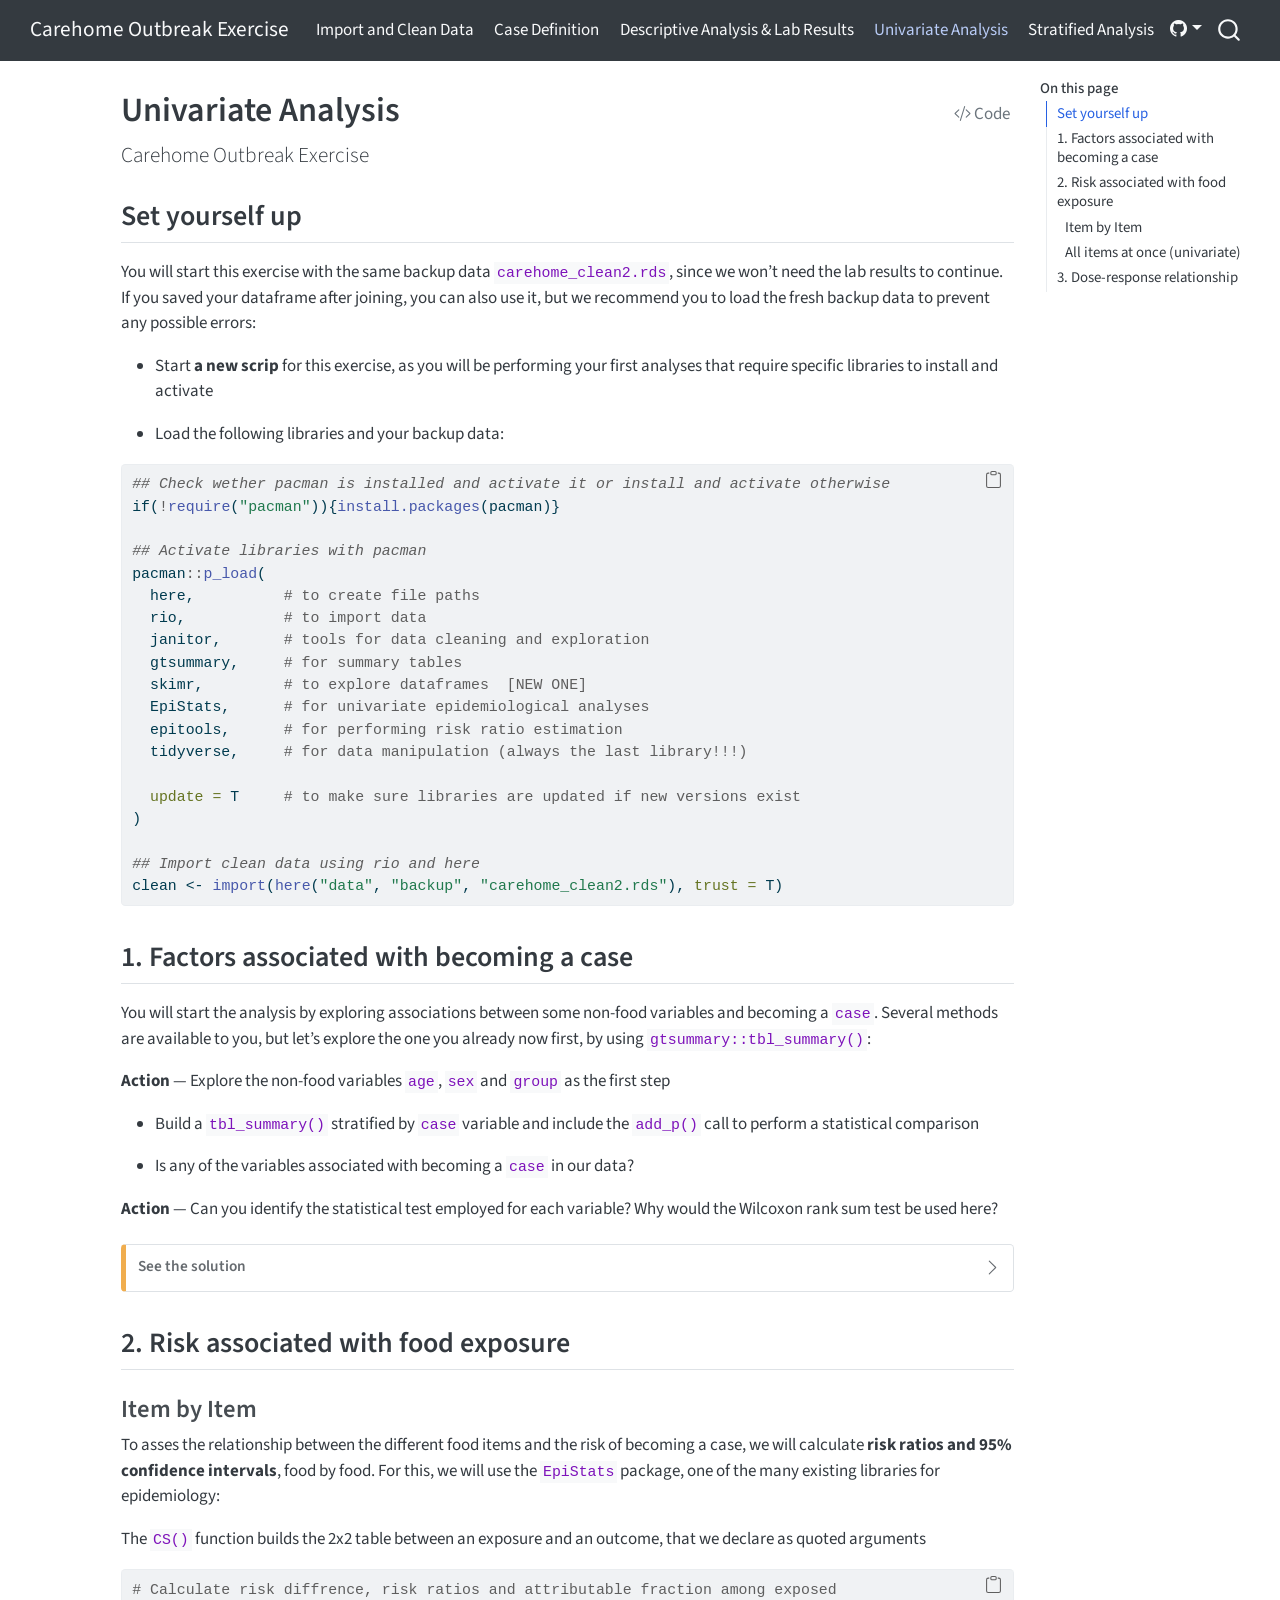
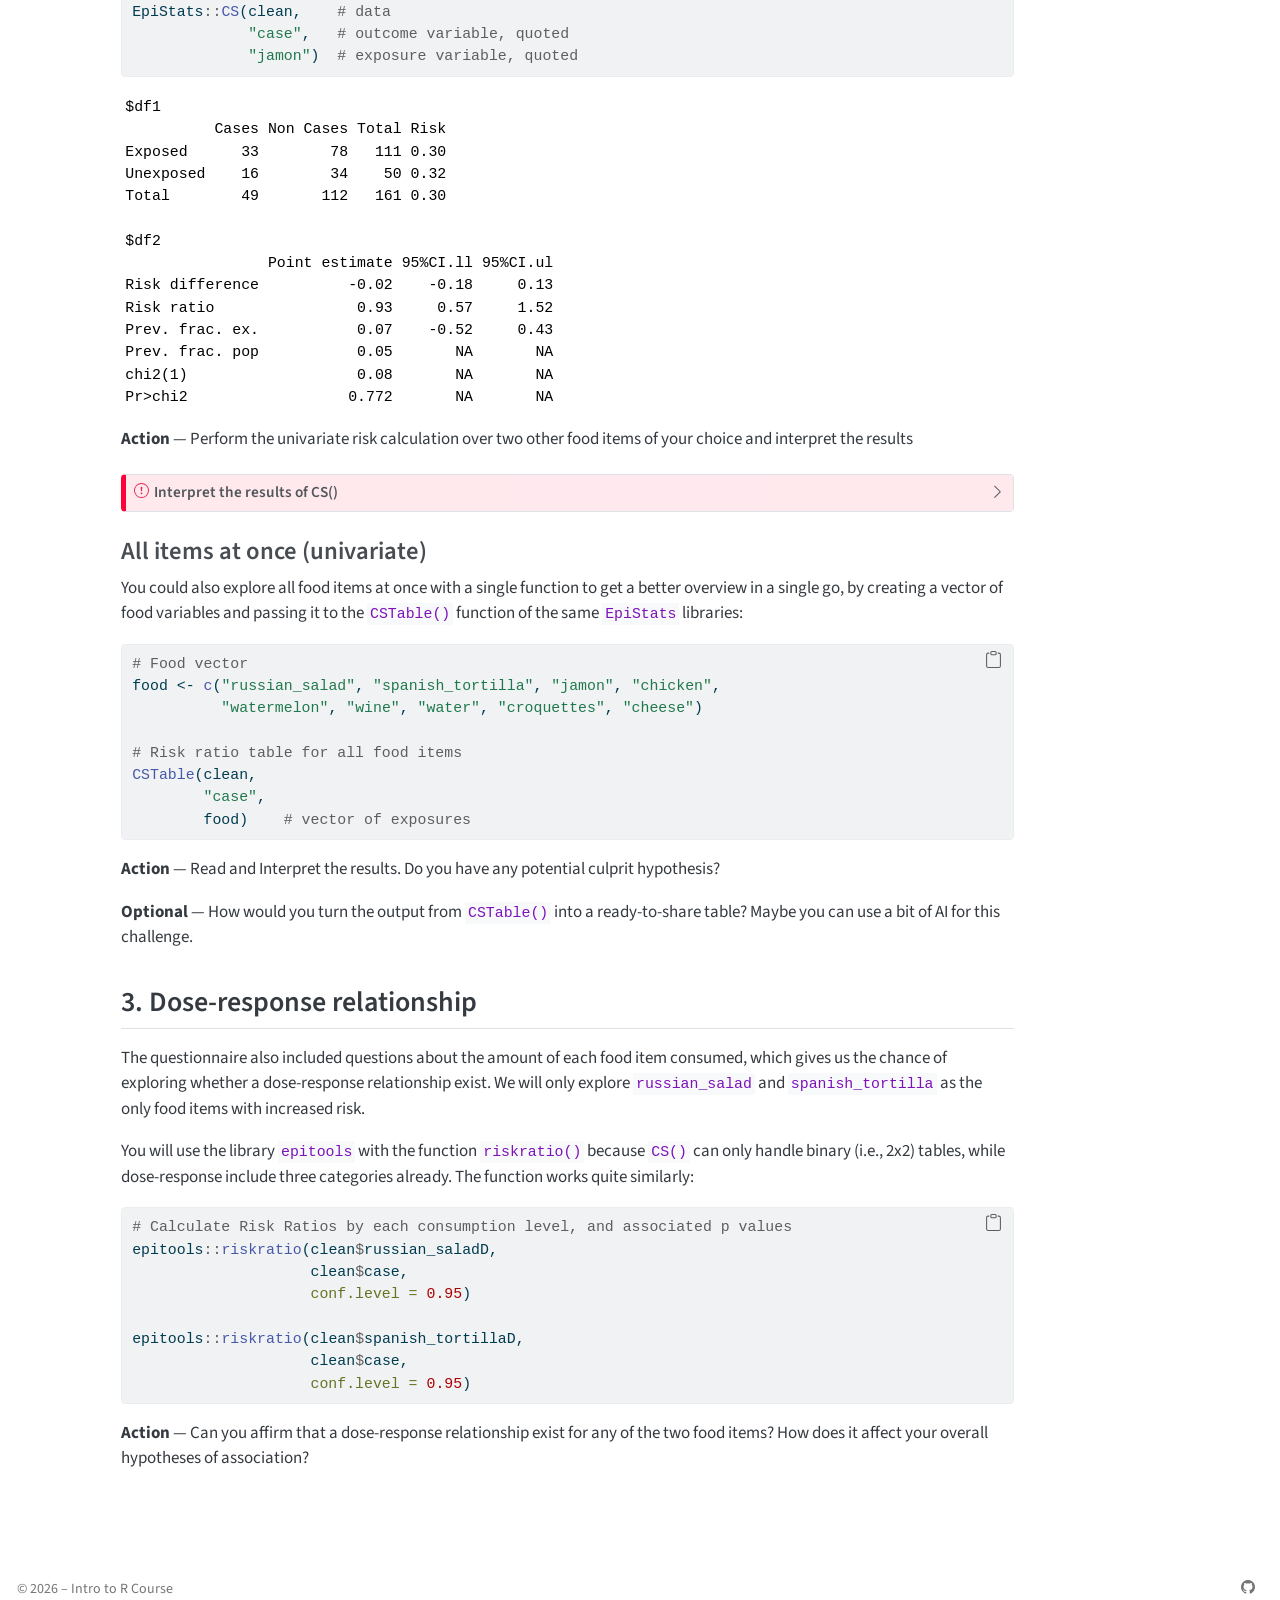
<file: web/scripts/04_Univariate_Analyses.html>
<!DOCTYPE html>
<html xmlns="http://www.w3.org/1999/xhtml" lang="en" xml:lang="en"><head>

<meta charset="utf-8">
<meta name="generator" content="quarto-1.4.552">

<meta name="viewport" content="width=device-width, initial-scale=1.0, user-scalable=yes">


<title>Carehome Outbreak Exercise - Univariate Analysis</title>
<style>
code{white-space: pre-wrap;}
span.smallcaps{font-variant: small-caps;}
div.columns{display: flex; gap: min(4vw, 1.5em);}
div.column{flex: auto; overflow-x: auto;}
div.hanging-indent{margin-left: 1.5em; text-indent: -1.5em;}
ul.task-list{list-style: none;}
ul.task-list li input[type="checkbox"] {
  width: 0.8em;
  margin: 0 0.8em 0.2em -1em; /* quarto-specific, see https://github.com/quarto-dev/quarto-cli/issues/4556 */ 
  vertical-align: middle;
}
/* CSS for syntax highlighting */
pre > code.sourceCode { white-space: pre; position: relative; }
pre > code.sourceCode > span { line-height: 1.25; }
pre > code.sourceCode > span:empty { height: 1.2em; }
.sourceCode { overflow: visible; }
code.sourceCode > span { color: inherit; text-decoration: inherit; }
div.sourceCode { margin: 1em 0; }
pre.sourceCode { margin: 0; }
@media screen {
div.sourceCode { overflow: auto; }
}
@media print {
pre > code.sourceCode { white-space: pre-wrap; }
pre > code.sourceCode > span { text-indent: -5em; padding-left: 5em; }
}
pre.numberSource code
  { counter-reset: source-line 0; }
pre.numberSource code > span
  { position: relative; left: -4em; counter-increment: source-line; }
pre.numberSource code > span > a:first-child::before
  { content: counter(source-line);
    position: relative; left: -1em; text-align: right; vertical-align: baseline;
    border: none; display: inline-block;
    -webkit-touch-callout: none; -webkit-user-select: none;
    -khtml-user-select: none; -moz-user-select: none;
    -ms-user-select: none; user-select: none;
    padding: 0 4px; width: 4em;
  }
pre.numberSource { margin-left: 3em;  padding-left: 4px; }
div.sourceCode
  {   }
@media screen {
pre > code.sourceCode > span > a:first-child::before { text-decoration: underline; }
}
</style>


<script src="../site_libs/quarto-nav/quarto-nav.js"></script>
<script src="../site_libs/clipboard/clipboard.min.js"></script>
<script src="../site_libs/quarto-search/autocomplete.umd.js"></script>
<script src="../site_libs/quarto-search/fuse.min.js"></script>
<script src="../site_libs/quarto-search/quarto-search.js"></script>
<meta name="quarto:offset" content="../">
<script src="../site_libs/quarto-html/quarto.js"></script>
<script src="../site_libs/quarto-html/popper.min.js"></script>
<script src="../site_libs/quarto-html/tippy.umd.min.js"></script>
<script src="../site_libs/quarto-html/anchor.min.js"></script>
<link href="../site_libs/quarto-html/tippy.css" rel="stylesheet">
<link href="../site_libs/quarto-html/quarto-syntax-highlighting.css" rel="stylesheet" id="quarto-text-highlighting-styles">
<script src="../site_libs/bootstrap/bootstrap.min.js"></script>
<link href="../site_libs/bootstrap/bootstrap-icons.css" rel="stylesheet">
<link href="../site_libs/bootstrap/bootstrap.min.css" rel="stylesheet" id="quarto-bootstrap" data-mode="light">
<script id="quarto-search-options" type="application/json">{
  "location": "navbar",
  "copy-button": false,
  "collapse-after": 3,
  "panel-placement": "end",
  "type": "overlay",
  "limit": 50,
  "keyboard-shortcut": [
    "f",
    "/",
    "s"
  ],
  "show-item-context": false,
  "language": {
    "search-no-results-text": "No results",
    "search-matching-documents-text": "matching documents",
    "search-copy-link-title": "Copy link to search",
    "search-hide-matches-text": "Hide additional matches",
    "search-more-match-text": "more match in this document",
    "search-more-matches-text": "more matches in this document",
    "search-clear-button-title": "Clear",
    "search-text-placeholder": "",
    "search-detached-cancel-button-title": "Cancel",
    "search-submit-button-title": "Submit",
    "search-label": "Search"
  }
}</script>


<link rel="stylesheet" href="../include/webex.css">
</head>

<body class="nav-fixed">

<div id="quarto-search-results"></div>
  <header id="quarto-header" class="headroom fixed-top">
    <nav class="navbar navbar-expand-lg " data-bs-theme="dark">
      <div class="navbar-container container-fluid">
      <div class="navbar-brand-container mx-auto">
    <a class="navbar-brand" href="../index.html">
    <span class="navbar-title">Carehome Outbreak Exercise</span>
    </a>
  </div>
            <div id="quarto-search" class="" title="Search"></div>
          <button class="navbar-toggler" type="button" data-bs-toggle="collapse" data-bs-target="#navbarCollapse" aria-controls="navbarCollapse" aria-expanded="false" aria-label="Toggle navigation" onclick="if (window.quartoToggleHeadroom) { window.quartoToggleHeadroom(); }">
  <span class="navbar-toggler-icon"></span>
</button>
          <div class="collapse navbar-collapse" id="navbarCollapse">
            <ul class="navbar-nav navbar-nav-scroll me-auto">
  <li class="nav-item">
    <a class="nav-link" href="../scripts/01_Import_Cleaning.html"> 
<span class="menu-text">Import and Clean Data</span></a>
  </li>  
  <li class="nav-item">
    <a class="nav-link" href="../scripts/02_Case_Definition.html"> 
<span class="menu-text">Case Definition</span></a>
  </li>  
  <li class="nav-item">
    <a class="nav-link" href="../scripts/03_Descriptive_LabResults.html"> 
<span class="menu-text">Descriptive Analysis &amp; Lab Results</span></a>
  </li>  
  <li class="nav-item">
    <a class="nav-link active" href="../scripts/04_Univariate_Analyses.html" aria-current="page"> 
<span class="menu-text">Univariate Analysis</span></a>
  </li>  
  <li class="nav-item">
    <a class="nav-link" href="../scripts/05_Stratified_Analyses.html"> 
<span class="menu-text">Stratified Analysis</span></a>
  </li>  
</ul>
          </div> <!-- /navcollapse -->
          <div class="quarto-navbar-tools">
    <div class="dropdown">
      <a href="" title="" id="quarto-navigation-tool-dropdown-0" class="quarto-navigation-tool dropdown-toggle px-1" data-bs-toggle="dropdown" aria-expanded="false" aria-label=""><i class="bi bi-github"></i></a>
      <ul class="dropdown-menu" aria-labelledby="quarto-navigation-tool-dropdown-0">
          <li>
            <a class="dropdown-item quarto-navbar-tools-item" href="https://github.com/EPIET/IntroToRCourse/tree/main">
            Source Code
            </a>
          </li>
          <li>
            <a class="dropdown-item quarto-navbar-tools-item" href="https://github.com/EPIET/IntroToRCourse/issues">
            Report an issue
            </a>
          </li>
      </ul>
    </div>
</div>
      </div> <!-- /container-fluid -->
    </nav>
</header>
<!-- content -->
<div id="quarto-content" class="quarto-container page-columns page-rows-contents page-layout-article page-navbar">
<!-- sidebar -->
<!-- margin-sidebar -->
    <div id="quarto-margin-sidebar" class="sidebar margin-sidebar">
        <nav id="TOC" role="doc-toc" class="toc-active" data-toc-expanded="99">
    <h2 id="toc-title">On this page</h2>
   
  <ul>
  <li><a href="#set-yourself-up" id="toc-set-yourself-up" class="nav-link active" data-scroll-target="#set-yourself-up">Set yourself up</a></li>
  <li><a href="#factors-associated-with-becoming-a-case" id="toc-factors-associated-with-becoming-a-case" class="nav-link" data-scroll-target="#factors-associated-with-becoming-a-case">1. Factors associated with becoming a case</a></li>
  <li><a href="#risk-associated-with-food-exposure" id="toc-risk-associated-with-food-exposure" class="nav-link" data-scroll-target="#risk-associated-with-food-exposure">2. Risk associated with food exposure</a>
  <ul class="collapse">
  <li><a href="#item-by-item" id="toc-item-by-item" class="nav-link" data-scroll-target="#item-by-item">Item by Item</a></li>
  <li><a href="#all-items-at-once-univariate" id="toc-all-items-at-once-univariate" class="nav-link" data-scroll-target="#all-items-at-once-univariate">All items at once (univariate)</a></li>
  </ul></li>
  <li><a href="#dose-response-relationship" id="toc-dose-response-relationship" class="nav-link" data-scroll-target="#dose-response-relationship">3. Dose-response relationship</a></li>
  </ul>
</nav>
    </div>
<!-- main -->
<main class="content" id="quarto-document-content">

<header id="title-block-header" class="quarto-title-block default">
<div class="quarto-title">
<div class="quarto-title-block"><div><h1 class="title">Univariate Analysis</h1><button type="button" class="btn code-tools-button" id="quarto-code-tools-source"><i class="bi"></i> Code</button></div></div>
<p class="subtitle lead">Carehome Outbreak Exercise</p>
</div>



<div class="quarto-title-meta">

    
  
    
  </div>
  


</header>


<section id="set-yourself-up" class="level2">
<h2 class="anchored" data-anchor-id="set-yourself-up">Set yourself up</h2>
<p>You will start this exercise with the same backup data <code>carehome_clean2.rds</code>, since we won’t need the lab results to continue. If you saved your dataframe after joining, you can also use it, but we recommend you to load the fresh backup data to prevent any possible errors:</p>
<ul>
<li><p>Start <strong>a new scrip</strong> for this exercise, as you will be performing your first analyses that require specific libraries to install and activate</p></li>
<li><p>Load the following libraries and your backup data:</p></li>
</ul>
<div class="sourceCode" id="cb1"><pre class="sourceCode r code-with-copy"><code class="sourceCode r"><span id="cb1-1"><a href="#cb1-1" aria-hidden="true" tabindex="-1"></a><span class="do">## Check wether pacman is installed and activate it or install and activate otherwise</span></span>
<span id="cb1-2"><a href="#cb1-2" aria-hidden="true" tabindex="-1"></a><span class="cf">if</span>(<span class="sc">!</span><span class="fu">require</span>(<span class="st">"pacman"</span>)){<span class="fu">install.packages</span>(pacman)}</span>
<span id="cb1-3"><a href="#cb1-3" aria-hidden="true" tabindex="-1"></a></span>
<span id="cb1-4"><a href="#cb1-4" aria-hidden="true" tabindex="-1"></a><span class="do">## Activate libraries with pacman</span></span>
<span id="cb1-5"><a href="#cb1-5" aria-hidden="true" tabindex="-1"></a>pacman<span class="sc">::</span><span class="fu">p_load</span>(</span>
<span id="cb1-6"><a href="#cb1-6" aria-hidden="true" tabindex="-1"></a>  here,          <span class="co"># to create file paths</span></span>
<span id="cb1-7"><a href="#cb1-7" aria-hidden="true" tabindex="-1"></a>  rio,           <span class="co"># to import data</span></span>
<span id="cb1-8"><a href="#cb1-8" aria-hidden="true" tabindex="-1"></a>  janitor,       <span class="co"># tools for data cleaning and exploration</span></span>
<span id="cb1-9"><a href="#cb1-9" aria-hidden="true" tabindex="-1"></a>  gtsummary,     <span class="co"># for summary tables</span></span>
<span id="cb1-10"><a href="#cb1-10" aria-hidden="true" tabindex="-1"></a>  skimr,         <span class="co"># to explore dataframes  [NEW ONE]</span></span>
<span id="cb1-11"><a href="#cb1-11" aria-hidden="true" tabindex="-1"></a>  EpiStats,      <span class="co"># for univariate epidemiological analyses</span></span>
<span id="cb1-12"><a href="#cb1-12" aria-hidden="true" tabindex="-1"></a>  epitools,      <span class="co"># for performing risk ratio estimation</span></span>
<span id="cb1-13"><a href="#cb1-13" aria-hidden="true" tabindex="-1"></a>  tidyverse,     <span class="co"># for data manipulation (always the last library!!!)</span></span>
<span id="cb1-14"><a href="#cb1-14" aria-hidden="true" tabindex="-1"></a>  </span>
<span id="cb1-15"><a href="#cb1-15" aria-hidden="true" tabindex="-1"></a>  <span class="at">update =</span> T     <span class="co"># to make sure libraries are updated if new versions exist</span></span>
<span id="cb1-16"><a href="#cb1-16" aria-hidden="true" tabindex="-1"></a>)</span>
<span id="cb1-17"><a href="#cb1-17" aria-hidden="true" tabindex="-1"></a></span>
<span id="cb1-18"><a href="#cb1-18" aria-hidden="true" tabindex="-1"></a><span class="do">## Import clean data using rio and here</span></span>
<span id="cb1-19"><a href="#cb1-19" aria-hidden="true" tabindex="-1"></a>clean <span class="ot">&lt;-</span> <span class="fu">import</span>(<span class="fu">here</span>(<span class="st">"data"</span>, <span class="st">"backup"</span>, <span class="st">"carehome_clean2.rds"</span>), <span class="at">trust =</span> T)</span></code><button title="Copy to Clipboard" class="code-copy-button"><i class="bi"></i></button></pre></div>
</section>
<section id="factors-associated-with-becoming-a-case" class="level2">
<h2 class="anchored" data-anchor-id="factors-associated-with-becoming-a-case">1. Factors associated with becoming a case</h2>
<p>You will start the analysis by exploring associations between some non-food variables and becoming a <code>case</code>. Several methods are available to you, but let’s explore the one you already now first, by using <code>gtsummary::tbl_summary()</code>:</p>
<p><strong>Action</strong> — Explore the non-food variables <code>age</code>, <code>sex</code> and <code>group</code> as the first step</p>
<ul>
<li><p>Build a <code>tbl_summary()</code> stratified by <code>case</code> variable and include the <code>add_p()</code> call to perform a statistical comparison</p></li>
<li><p>Is any of the variables associated with becoming a <code>case</code> in our data?</p></li>
</ul>
<p><strong>Action</strong> — Can you identify the statistical test employed for each variable? Why would the Wilcoxon rank sum test be used here?</p>
<div class="callout callout-style-simple callout-caution no-icon callout-titled">
<div class="callout-header d-flex align-content-center" data-bs-toggle="collapse" data-bs-target=".callout-1-contents" aria-controls="callout-1" aria-expanded="false" aria-label="Toggle callout">
<div class="callout-icon-container">
<i class="callout-icon no-icon"></i>
</div>
<div class="callout-title-container flex-fill">
See the solution
</div>
<div class="callout-btn-toggle d-inline-block border-0 py-1 ps-1 pe-0 float-end"><i class="callout-toggle"></i></div>
</div>
<div id="callout-1" class="callout-1-contents callout-collapse collapse">
<div class="callout-body-container callout-body">
<div class="sourceCode" id="cb2"><pre class="sourceCode r code-with-copy"><code class="sourceCode r"><span id="cb2-1"><a href="#cb2-1" aria-hidden="true" tabindex="-1"></a><span class="co"># Perform statistical comparisson table using tbl_summary()</span></span>
<span id="cb2-2"><a href="#cb2-2" aria-hidden="true" tabindex="-1"></a>exp_agesexgroup_table <span class="ot">&lt;-</span> clean <span class="sc">%&gt;%</span> </span>
<span id="cb2-3"><a href="#cb2-3" aria-hidden="true" tabindex="-1"></a>  <span class="fu">select</span>(case, age, sex, group) <span class="sc">%&gt;%</span>   <span class="co"># variables of interest only</span></span>
<span id="cb2-4"><a href="#cb2-4" aria-hidden="true" tabindex="-1"></a>  <span class="fu">tbl_summary</span>(<span class="at">by =</span> case) <span class="sc">%&gt;%</span>          <span class="co"># stratifying variable</span></span>
<span id="cb2-5"><a href="#cb2-5" aria-hidden="true" tabindex="-1"></a>  <span class="fu">add_p</span>() <span class="sc">%&gt;%</span>                         <span class="co"># perform statistical comparisson</span></span>
<span id="cb2-6"><a href="#cb2-6" aria-hidden="true" tabindex="-1"></a>  <span class="fu">bold_labels</span>()                       <span class="co"># add some visuals</span></span>
<span id="cb2-7"><a href="#cb2-7" aria-hidden="true" tabindex="-1"></a></span>
<span id="cb2-8"><a href="#cb2-8" aria-hidden="true" tabindex="-1"></a><span class="co"># see table</span></span>
<span id="cb2-9"><a href="#cb2-9" aria-hidden="true" tabindex="-1"></a>exp_agesexgroup_table</span></code><button title="Copy to Clipboard" class="code-copy-button"><i class="bi"></i></button></pre></div>
<p>The Wilcoxon test was decided by <code>tbl_summary()</code> as it identified <code>age</code> to be non-normally distributed. You can also check it yourself with base r functions:</p>
<div class="sourceCode" id="cb3"><pre class="sourceCode r code-with-copy"><code class="sourceCode r"><span id="cb3-1"><a href="#cb3-1" aria-hidden="true" tabindex="-1"></a><span class="co"># Check if age overall follows a normal distribution:</span></span>
<span id="cb3-2"><a href="#cb3-2" aria-hidden="true" tabindex="-1"></a><span class="fu">shapiro.test</span>(clean<span class="sc">$</span>age)</span>
<span id="cb3-3"><a href="#cb3-3" aria-hidden="true" tabindex="-1"></a></span>
<span id="cb3-4"><a href="#cb3-4" aria-hidden="true" tabindex="-1"></a><span class="co"># Perform Wilcoxon rank sum test on age and sex:</span></span>
<span id="cb3-5"><a href="#cb3-5" aria-hidden="true" tabindex="-1"></a><span class="fu">wilcox.test</span>(age <span class="sc">~</span> case, <span class="at">data =</span> clean)</span>
<span id="cb3-6"><a href="#cb3-6" aria-hidden="true" tabindex="-1"></a></span>
<span id="cb3-7"><a href="#cb3-7" aria-hidden="true" tabindex="-1"></a><span class="co"># Chi square test by hand, for demosntration</span></span>
<span id="cb3-8"><a href="#cb3-8" aria-hidden="true" tabindex="-1"></a><span class="fu">chisq.test</span>(clean<span class="sc">$</span>sex, clean<span class="sc">$</span>case)</span>
<span id="cb3-9"><a href="#cb3-9" aria-hidden="true" tabindex="-1"></a><span class="fu">chisq.test</span>(clean<span class="sc">$</span>group, clean<span class="sc">$</span>case)</span></code><button title="Copy to Clipboard" class="code-copy-button"><i class="bi"></i></button></pre></div>
<p><strong>Conclusion</strong>: <code>age</code>, <code>sex</code> and <code>group</code> were not significantly associated with becoming a case, i.e., we have not enough evidence to conclude that there was some differentiated exposure or behavior between attendees based on these characteristics. This can be interpreted like: they were all exposed to the same food items and showed no preference based on their age, sex or group</p>
</div>
</div>
</div>
</section>
<section id="risk-associated-with-food-exposure" class="level2">
<h2 class="anchored" data-anchor-id="risk-associated-with-food-exposure">2. Risk associated with food exposure</h2>
<section id="item-by-item" class="level3">
<h3 class="anchored" data-anchor-id="item-by-item">Item by Item</h3>
<p>To asses the relationship between the different food items and the risk of becoming a case, we will calculate <strong>risk ratios and 95% confidence intervals</strong>, food by food. For this, we will use the <code>EpiStats</code> package, one of the many existing libraries for epidemiology:</p>
<p>The <code>CS()</code> function builds the 2x2 table between an exposure and an outcome, that we declare as quoted arguments</p>
<div class="cell">
<div class="sourceCode cell-code" id="cb4"><pre class="sourceCode r code-with-copy"><code class="sourceCode r"><span id="cb4-1"><a href="#cb4-1" aria-hidden="true" tabindex="-1"></a><span class="co"># Calculate risk diffrence, risk ratios and attributable fraction among exposed</span></span>
<span id="cb4-2"><a href="#cb4-2" aria-hidden="true" tabindex="-1"></a>EpiStats<span class="sc">::</span><span class="fu">CS</span>(clean,    <span class="co"># data</span></span>
<span id="cb4-3"><a href="#cb4-3" aria-hidden="true" tabindex="-1"></a>             <span class="st">"case"</span>,   <span class="co"># outcome variable, quoted</span></span>
<span id="cb4-4"><a href="#cb4-4" aria-hidden="true" tabindex="-1"></a>             <span class="st">"jamon"</span>)  <span class="co"># exposure variable, quoted</span></span></code><button title="Copy to Clipboard" class="code-copy-button"><i class="bi"></i></button></pre></div>
<div class="cell-output cell-output-stdout">
<pre><code>$df1
          Cases Non Cases Total Risk
Exposed      33        78   111 0.30
Unexposed    16        34    50 0.32
Total        49       112   161 0.30

$df2
                Point estimate 95%CI.ll 95%CI.ul
Risk difference          -0.02    -0.18     0.13
Risk ratio                0.93     0.57     1.52
Prev. frac. ex.           0.07    -0.52     0.43
Prev. frac. pop           0.05       NA       NA
chi2(1)                   0.08       NA       NA
Pr&gt;chi2                  0.772       NA       NA</code></pre>
</div>
</div>
<p><strong>Action</strong> — Perform the univariate risk calculation over two other food items of your choice and interpret the results</p>
<div class="callout callout-style-default callout-important callout-titled">
<div class="callout-header d-flex align-content-center" data-bs-toggle="collapse" data-bs-target=".callout-2-contents" aria-controls="callout-2" aria-expanded="false" aria-label="Toggle callout">
<div class="callout-icon-container">
<i class="callout-icon"></i>
</div>
<div class="callout-title-container flex-fill">
Interpret the results of CS()
</div>
<div class="callout-btn-toggle d-inline-block border-0 py-1 ps-1 pe-0 float-end"><i class="callout-toggle"></i></div>
</div>
<div id="callout-2" class="callout-2-contents callout-collapse collapse">
<div class="callout-body-container callout-body">
<p>The outputs of <code>CS()</code>consist on two tables called $df1 and $df2 when printed in the console.</p>
<p>The first one is the 2x2 contingency table with exposed-unexposed and cases-non cases and the overall risk in each strata. For <code>jamon</code>, the risk of becoming a case was 30% for those who ate it, and 32% for those who didn’t.</p>
<p>The second table contain different risk estimators together with their 95% confidence interval:</p>
<ul>
<li><p><strong>Risk difference:</strong> is the crude difference between the risk of becoming a case in the exposed and the unexposed.</p></li>
<li><p><strong>Risk ratio:</strong> relative measure of how higher or lower the risk among one group compared with the other.</p></li>
<li><p><strong>Attributable fraction</strong> among the exposed and the population: proportion of the cases that can be explained with eating jamon.</p></li>
</ul>
<p>We cannot establish the existence of an association between eating jamon and becoming a case.</p>
</div>
</div>
</div>
</section>
<section id="all-items-at-once-univariate" class="level3">
<h3 class="anchored" data-anchor-id="all-items-at-once-univariate">All items at once (univariate)</h3>
<p>You could also explore all food items at once with a single function to get a better overview in a single go, by creating a vector of food variables and passing it to the <code>CSTable()</code> function of the same <code>EpiStats</code> libraries:</p>
<div class="sourceCode" id="cb6"><pre class="sourceCode r code-with-copy"><code class="sourceCode r"><span id="cb6-1"><a href="#cb6-1" aria-hidden="true" tabindex="-1"></a><span class="co"># Food vector</span></span>
<span id="cb6-2"><a href="#cb6-2" aria-hidden="true" tabindex="-1"></a>food <span class="ot">&lt;-</span> <span class="fu">c</span>(<span class="st">"russian_salad"</span>, <span class="st">"spanish_tortilla"</span>, <span class="st">"jamon"</span>, <span class="st">"chicken"</span>,</span>
<span id="cb6-3"><a href="#cb6-3" aria-hidden="true" tabindex="-1"></a>          <span class="st">"watermelon"</span>, <span class="st">"wine"</span>, <span class="st">"water"</span>, <span class="st">"croquettes"</span>, <span class="st">"cheese"</span>)</span>
<span id="cb6-4"><a href="#cb6-4" aria-hidden="true" tabindex="-1"></a></span>
<span id="cb6-5"><a href="#cb6-5" aria-hidden="true" tabindex="-1"></a><span class="co"># Risk ratio table for all food items</span></span>
<span id="cb6-6"><a href="#cb6-6" aria-hidden="true" tabindex="-1"></a><span class="fu">CSTable</span>(clean, </span>
<span id="cb6-7"><a href="#cb6-7" aria-hidden="true" tabindex="-1"></a>        <span class="st">"case"</span>, </span>
<span id="cb6-8"><a href="#cb6-8" aria-hidden="true" tabindex="-1"></a>        food)    <span class="co"># vector of exposures</span></span></code><button title="Copy to Clipboard" class="code-copy-button"><i class="bi"></i></button></pre></div>
<p><strong>Action</strong> — Read and Interpret the results. Do you have any potential culprit hypothesis?</p>
<p><strong>Optional</strong> — How would you turn the output from <code>CSTable()</code> into a ready-to-share table? Maybe you can use a bit of AI for this challenge.</p>
</section>
</section>
<section id="dose-response-relationship" class="level2">
<h2 class="anchored" data-anchor-id="dose-response-relationship">3. Dose-response relationship</h2>
<p>The questionnaire also included questions about the amount of each food item consumed, which gives us the chance of exploring whether a dose-response relationship exist. We will only explore <code>russian_salad</code> and <code>spanish_tortilla</code> as the only food items with increased risk.</p>
<p>You will use the library <code>epitools</code> with the function <code>riskratio()</code> because <code>CS()</code> can only handle binary (i.e., 2x2) tables, while dose-response include three categories already. The function works quite similarly:</p>
<div class="sourceCode" id="cb7"><pre class="sourceCode r code-with-copy"><code class="sourceCode r"><span id="cb7-1"><a href="#cb7-1" aria-hidden="true" tabindex="-1"></a><span class="co"># Calculate Risk Ratios by each consumption level, and associated p values</span></span>
<span id="cb7-2"><a href="#cb7-2" aria-hidden="true" tabindex="-1"></a>epitools<span class="sc">::</span><span class="fu">riskratio</span>(clean<span class="sc">$</span>russian_saladD,                     </span>
<span id="cb7-3"><a href="#cb7-3" aria-hidden="true" tabindex="-1"></a>                    clean<span class="sc">$</span>case,                     </span>
<span id="cb7-4"><a href="#cb7-4" aria-hidden="true" tabindex="-1"></a>                    <span class="at">conf.level =</span> <span class="fl">0.95</span>)</span>
<span id="cb7-5"><a href="#cb7-5" aria-hidden="true" tabindex="-1"></a></span>
<span id="cb7-6"><a href="#cb7-6" aria-hidden="true" tabindex="-1"></a>epitools<span class="sc">::</span><span class="fu">riskratio</span>(clean<span class="sc">$</span>spanish_tortillaD,                     </span>
<span id="cb7-7"><a href="#cb7-7" aria-hidden="true" tabindex="-1"></a>                    clean<span class="sc">$</span>case,                     </span>
<span id="cb7-8"><a href="#cb7-8" aria-hidden="true" tabindex="-1"></a>                    <span class="at">conf.level =</span> <span class="fl">0.95</span>)</span></code><button title="Copy to Clipboard" class="code-copy-button"><i class="bi"></i></button></pre></div>
<p><strong>Action</strong> — Can you affirm that a dose-response relationship exist for any of the two food items? How does it affect your overall hypotheses of association?</p>


<!-- -->

</section>

</main> <!-- /main -->
<script>

/* update total correct if #webex-total_correct exists */
update_total_correct = function() {
  console.log("webex: update total_correct");

  var t = document.getElementsByClassName("webex-total_correct");
  for (var i = 0; i < t.length; i++) {
    p = t[i].parentElement;
    var correct = p.getElementsByClassName("webex-correct").length;
    var solvemes = p.getElementsByClassName("webex-solveme").length;
    var radiogroups = p.getElementsByClassName("webex-radiogroup").length;
    var selects = p.getElementsByClassName("webex-select").length;

    t[i].innerHTML = correct + " of " + (solvemes + radiogroups + selects) + " correct";
  }
}

/* webex-solution button toggling function */
b_func = function() {
  console.log("webex: toggle hide");

  var cl = this.parentElement.classList;
  if (cl.contains('open')) {
    cl.remove("open");
  } else {
    cl.add("open");
  }
}

/* check answers */
check_func = function() {
  console.log("webex: check answers");

  var cl = this.parentElement.classList;
  if (cl.contains('unchecked')) {
    cl.remove("unchecked");
    this.innerHTML = "Hide Answers";
  } else {
    cl.add("unchecked");
    this.innerHTML = "Show Answers";
  }
}

/* function for checking solveme answers */
solveme_func = function(e) {
  console.log("webex: check solveme");

  var real_answers = JSON.parse(this.dataset.answer);
  var my_answer = this.value;
  var cl = this.classList;
  if (cl.contains("ignorecase")) {
    my_answer = my_answer.toLowerCase();
  }
  if (cl.contains("nospaces")) {
    my_answer = my_answer.replace(/ /g, "")
  }

  if (my_answer == "") {
    cl.remove("webex-correct");
    cl.remove("webex-incorrect");
  } else if (real_answers.includes(my_answer)) {
    cl.add("webex-correct");
    cl.remove("webex-incorrect");
  } else {
    cl.add("webex-incorrect");
    cl.remove("webex-correct");
  }

  // match numeric answers within a specified tolerance
  if(this.dataset.tol > 0){
    var tol = JSON.parse(this.dataset.tol);
    var matches = real_answers.map(x => Math.abs(x - my_answer) < tol)
    if (matches.reduce((a, b) => a + b, 0) > 0) {
      cl.add("webex-correct");
    } else {
      cl.remove("webex-correct");
    }
  }

  // added regex bit
  if (cl.contains("regex")){
    answer_regex = RegExp(real_answers.join("|"))
    if (answer_regex.test(my_answer)) {
      cl.add("webex-correct");
    }
  }

  update_total_correct();
}

/* function for checking select answers */
select_func = function(e) {
  console.log("webex: check select");

  var cl = this.classList

  /* add style */
  cl.remove("webex-incorrect");
  cl.remove("webex-correct");
  if (this.value == "answer") {
    cl.add("webex-correct");
  } else if (this.value != "blank") {
    cl.add("webex-incorrect");
  }

  update_total_correct();
}

/* function for checking radiogroups answers */
radiogroups_func = function(e) {
  console.log("webex: check radiogroups");

  var checked_button = document.querySelector('input[name=' + this.id + ']:checked');
  var cl = checked_button.parentElement.classList;
  var labels = checked_button.parentElement.parentElement.children;

  /* get rid of styles */
  for (i = 0; i < labels.length; i++) {
    labels[i].classList.remove("webex-incorrect");
    labels[i].classList.remove("webex-correct");
  }

  /* add style */
  if (checked_button.value == "answer") {
    cl.add("webex-correct");
  } else {
    cl.add("webex-incorrect");
  }

  update_total_correct();
}

window.onload = function() {
  console.log("webex onload");
  /* set up solution buttons */
  var buttons = document.getElementsByTagName("button");

  for (var i = 0; i < buttons.length; i++) {
    if (buttons[i].parentElement.classList.contains('webex-solution')) {
      buttons[i].onclick = b_func;
    }
  }

  var check_sections = document.getElementsByClassName("webex-check");
  console.log("check:", check_sections.length);
  for (var i = 0; i < check_sections.length; i++) {
    check_sections[i].classList.add("unchecked");

    let btn = document.createElement("button");
    btn.innerHTML = "Show Answers";
    btn.classList.add("webex-check-button");
    btn.onclick = check_func;
    check_sections[i].appendChild(btn);

    let spn = document.createElement("span");
    spn.classList.add("webex-total_correct");
    check_sections[i].appendChild(spn);
  }

  /* set up webex-solveme inputs */
  var solveme = document.getElementsByClassName("webex-solveme");

  for (var i = 0; i < solveme.length; i++) {
    /* make sure input boxes don't auto-anything */
    solveme[i].setAttribute("autocomplete","off");
    solveme[i].setAttribute("autocorrect", "off");
    solveme[i].setAttribute("autocapitalize", "off");
    solveme[i].setAttribute("spellcheck", "false");
    solveme[i].value = "";

    /* adjust answer for ignorecase or nospaces */
    var cl = solveme[i].classList;
    var real_answer = solveme[i].dataset.answer;
    if (cl.contains("ignorecase")) {
      real_answer = real_answer.toLowerCase();
    }
    if (cl.contains("nospaces")) {
      real_answer = real_answer.replace(/ /g, "");
    }
    solveme[i].dataset.answer = real_answer;

    /* attach checking function */
    solveme[i].onkeyup = solveme_func;
    solveme[i].onchange = solveme_func;

    solveme[i].insertAdjacentHTML("afterend", " <span class='webex-icon'></span>")
  }

  /* set up radiogroups */
  var radiogroups = document.getElementsByClassName("webex-radiogroup");
  for (var i = 0; i < radiogroups.length; i++) {
    radiogroups[i].onchange = radiogroups_func;
  }

  /* set up selects */
  var selects = document.getElementsByClassName("webex-select");
  for (var i = 0; i < selects.length; i++) {
    selects[i].onchange = select_func;
    selects[i].insertAdjacentHTML("afterend", " <span class='webex-icon'></span>")
  }

  update_total_correct();
}

</script>
<script id="quarto-html-after-body" type="application/javascript">
window.document.addEventListener("DOMContentLoaded", function (event) {
  const toggleBodyColorMode = (bsSheetEl) => {
    const mode = bsSheetEl.getAttribute("data-mode");
    const bodyEl = window.document.querySelector("body");
    if (mode === "dark") {
      bodyEl.classList.add("quarto-dark");
      bodyEl.classList.remove("quarto-light");
    } else {
      bodyEl.classList.add("quarto-light");
      bodyEl.classList.remove("quarto-dark");
    }
  }
  const toggleBodyColorPrimary = () => {
    const bsSheetEl = window.document.querySelector("link#quarto-bootstrap");
    if (bsSheetEl) {
      toggleBodyColorMode(bsSheetEl);
    }
  }
  toggleBodyColorPrimary();  
  const icon = "";
  const anchorJS = new window.AnchorJS();
  anchorJS.options = {
    placement: 'right',
    icon: icon
  };
  anchorJS.add('.anchored');
  const isCodeAnnotation = (el) => {
    for (const clz of el.classList) {
      if (clz.startsWith('code-annotation-')) {                     
        return true;
      }
    }
    return false;
  }
  const clipboard = new window.ClipboardJS('.code-copy-button', {
    text: function(trigger) {
      const codeEl = trigger.previousElementSibling.cloneNode(true);
      for (const childEl of codeEl.children) {
        if (isCodeAnnotation(childEl)) {
          childEl.remove();
        }
      }
      return codeEl.innerText;
    }
  });
  clipboard.on('success', function(e) {
    // button target
    const button = e.trigger;
    // don't keep focus
    button.blur();
    // flash "checked"
    button.classList.add('code-copy-button-checked');
    var currentTitle = button.getAttribute("title");
    button.setAttribute("title", "Copied!");
    let tooltip;
    if (window.bootstrap) {
      button.setAttribute("data-bs-toggle", "tooltip");
      button.setAttribute("data-bs-placement", "left");
      button.setAttribute("data-bs-title", "Copied!");
      tooltip = new bootstrap.Tooltip(button, 
        { trigger: "manual", 
          customClass: "code-copy-button-tooltip",
          offset: [0, -8]});
      tooltip.show();    
    }
    setTimeout(function() {
      if (tooltip) {
        tooltip.hide();
        button.removeAttribute("data-bs-title");
        button.removeAttribute("data-bs-toggle");
        button.removeAttribute("data-bs-placement");
      }
      button.setAttribute("title", currentTitle);
      button.classList.remove('code-copy-button-checked');
    }, 1000);
    // clear code selection
    e.clearSelection();
  });
  const viewSource = window.document.getElementById('quarto-view-source') ||
                     window.document.getElementById('quarto-code-tools-source');
  if (viewSource) {
    const sourceUrl = viewSource.getAttribute("data-quarto-source-url");
    viewSource.addEventListener("click", function(e) {
      if (sourceUrl) {
        // rstudio viewer pane
        if (/\bcapabilities=\b/.test(window.location)) {
          window.open(sourceUrl);
        } else {
          window.location.href = sourceUrl;
        }
      } else {
        const modal = new bootstrap.Modal(document.getElementById('quarto-embedded-source-code-modal'));
        modal.show();
      }
      return false;
    });
  }
  function toggleCodeHandler(show) {
    return function(e) {
      const detailsSrc = window.document.querySelectorAll(".cell > details > .sourceCode");
      for (let i=0; i<detailsSrc.length; i++) {
        const details = detailsSrc[i].parentElement;
        if (show) {
          details.open = true;
        } else {
          details.removeAttribute("open");
        }
      }
      const cellCodeDivs = window.document.querySelectorAll(".cell > .sourceCode");
      const fromCls = show ? "hidden" : "unhidden";
      const toCls = show ? "unhidden" : "hidden";
      for (let i=0; i<cellCodeDivs.length; i++) {
        const codeDiv = cellCodeDivs[i];
        if (codeDiv.classList.contains(fromCls)) {
          codeDiv.classList.remove(fromCls);
          codeDiv.classList.add(toCls);
        } 
      }
      return false;
    }
  }
  const hideAllCode = window.document.getElementById("quarto-hide-all-code");
  if (hideAllCode) {
    hideAllCode.addEventListener("click", toggleCodeHandler(false));
  }
  const showAllCode = window.document.getElementById("quarto-show-all-code");
  if (showAllCode) {
    showAllCode.addEventListener("click", toggleCodeHandler(true));
  }
    var localhostRegex = new RegExp(/^(?:http|https):\/\/localhost\:?[0-9]*\//);
    var mailtoRegex = new RegExp(/^mailto:/);
      var filterRegex = new RegExp('/' + window.location.host + '/');
    var isInternal = (href) => {
        return filterRegex.test(href) || localhostRegex.test(href) || mailtoRegex.test(href);
    }
    // Inspect non-navigation links and adorn them if external
 	var links = window.document.querySelectorAll('a[href]:not(.nav-link):not(.navbar-brand):not(.toc-action):not(.sidebar-link):not(.sidebar-item-toggle):not(.pagination-link):not(.no-external):not([aria-hidden]):not(.dropdown-item):not(.quarto-navigation-tool)');
    for (var i=0; i<links.length; i++) {
      const link = links[i];
      if (!isInternal(link.href)) {
        // undo the damage that might have been done by quarto-nav.js in the case of
        // links that we want to consider external
        if (link.dataset.originalHref !== undefined) {
          link.href = link.dataset.originalHref;
        }
          // target, if specified
          link.setAttribute("target", "_blank");
          if (link.getAttribute("rel") === null) {
            link.setAttribute("rel", "noopener");
          }
      }
    }
  function tippyHover(el, contentFn, onTriggerFn, onUntriggerFn) {
    const config = {
      allowHTML: true,
      maxWidth: 500,
      delay: 100,
      arrow: false,
      appendTo: function(el) {
          return el.parentElement;
      },
      interactive: true,
      interactiveBorder: 10,
      theme: 'quarto',
      placement: 'bottom-start',
    };
    if (contentFn) {
      config.content = contentFn;
    }
    if (onTriggerFn) {
      config.onTrigger = onTriggerFn;
    }
    if (onUntriggerFn) {
      config.onUntrigger = onUntriggerFn;
    }
    window.tippy(el, config); 
  }
  const noterefs = window.document.querySelectorAll('a[role="doc-noteref"]');
  for (var i=0; i<noterefs.length; i++) {
    const ref = noterefs[i];
    tippyHover(ref, function() {
      // use id or data attribute instead here
      let href = ref.getAttribute('data-footnote-href') || ref.getAttribute('href');
      try { href = new URL(href).hash; } catch {}
      const id = href.replace(/^#\/?/, "");
      const note = window.document.getElementById(id);
      if (note) {
        return note.innerHTML;
      } else {
        return "";
      }
    });
  }
  const xrefs = window.document.querySelectorAll('a.quarto-xref');
  const processXRef = (id, note) => {
    // Strip column container classes
    const stripColumnClz = (el) => {
      el.classList.remove("page-full", "page-columns");
      if (el.children) {
        for (const child of el.children) {
          stripColumnClz(child);
        }
      }
    }
    stripColumnClz(note)
    if (id === null || id.startsWith('sec-')) {
      // Special case sections, only their first couple elements
      const container = document.createElement("div");
      if (note.children && note.children.length > 2) {
        container.appendChild(note.children[0].cloneNode(true));
        for (let i = 1; i < note.children.length; i++) {
          const child = note.children[i];
          if (child.tagName === "P" && child.innerText === "") {
            continue;
          } else {
            container.appendChild(child.cloneNode(true));
            break;
          }
        }
        if (window.Quarto?.typesetMath) {
          window.Quarto.typesetMath(container);
        }
        return container.innerHTML
      } else {
        if (window.Quarto?.typesetMath) {
          window.Quarto.typesetMath(note);
        }
        return note.innerHTML;
      }
    } else {
      // Remove any anchor links if they are present
      const anchorLink = note.querySelector('a.anchorjs-link');
      if (anchorLink) {
        anchorLink.remove();
      }
      if (window.Quarto?.typesetMath) {
        window.Quarto.typesetMath(note);
      }
      // TODO in 1.5, we should make sure this works without a callout special case
      if (note.classList.contains("callout")) {
        return note.outerHTML;
      } else {
        return note.innerHTML;
      }
    }
  }
  for (var i=0; i<xrefs.length; i++) {
    const xref = xrefs[i];
    tippyHover(xref, undefined, function(instance) {
      instance.disable();
      let url = xref.getAttribute('href');
      let hash = undefined; 
      if (url.startsWith('#')) {
        hash = url;
      } else {
        try { hash = new URL(url).hash; } catch {}
      }
      if (hash) {
        const id = hash.replace(/^#\/?/, "");
        const note = window.document.getElementById(id);
        if (note !== null) {
          try {
            const html = processXRef(id, note.cloneNode(true));
            instance.setContent(html);
          } finally {
            instance.enable();
            instance.show();
          }
        } else {
          // See if we can fetch this
          fetch(url.split('#')[0])
          .then(res => res.text())
          .then(html => {
            const parser = new DOMParser();
            const htmlDoc = parser.parseFromString(html, "text/html");
            const note = htmlDoc.getElementById(id);
            if (note !== null) {
              const html = processXRef(id, note);
              instance.setContent(html);
            } 
          }).finally(() => {
            instance.enable();
            instance.show();
          });
        }
      } else {
        // See if we can fetch a full url (with no hash to target)
        // This is a special case and we should probably do some content thinning / targeting
        fetch(url)
        .then(res => res.text())
        .then(html => {
          const parser = new DOMParser();
          const htmlDoc = parser.parseFromString(html, "text/html");
          const note = htmlDoc.querySelector('main.content');
          if (note !== null) {
            // This should only happen for chapter cross references
            // (since there is no id in the URL)
            // remove the first header
            if (note.children.length > 0 && note.children[0].tagName === "HEADER") {
              note.children[0].remove();
            }
            const html = processXRef(null, note);
            instance.setContent(html);
          } 
        }).finally(() => {
          instance.enable();
          instance.show();
        });
      }
    }, function(instance) {
    });
  }
      let selectedAnnoteEl;
      const selectorForAnnotation = ( cell, annotation) => {
        let cellAttr = 'data-code-cell="' + cell + '"';
        let lineAttr = 'data-code-annotation="' +  annotation + '"';
        const selector = 'span[' + cellAttr + '][' + lineAttr + ']';
        return selector;
      }
      const selectCodeLines = (annoteEl) => {
        const doc = window.document;
        const targetCell = annoteEl.getAttribute("data-target-cell");
        const targetAnnotation = annoteEl.getAttribute("data-target-annotation");
        const annoteSpan = window.document.querySelector(selectorForAnnotation(targetCell, targetAnnotation));
        const lines = annoteSpan.getAttribute("data-code-lines").split(",");
        const lineIds = lines.map((line) => {
          return targetCell + "-" + line;
        })
        let top = null;
        let height = null;
        let parent = null;
        if (lineIds.length > 0) {
            //compute the position of the single el (top and bottom and make a div)
            const el = window.document.getElementById(lineIds[0]);
            top = el.offsetTop;
            height = el.offsetHeight;
            parent = el.parentElement.parentElement;
          if (lineIds.length > 1) {
            const lastEl = window.document.getElementById(lineIds[lineIds.length - 1]);
            const bottom = lastEl.offsetTop + lastEl.offsetHeight;
            height = bottom - top;
          }
          if (top !== null && height !== null && parent !== null) {
            // cook up a div (if necessary) and position it 
            let div = window.document.getElementById("code-annotation-line-highlight");
            if (div === null) {
              div = window.document.createElement("div");
              div.setAttribute("id", "code-annotation-line-highlight");
              div.style.position = 'absolute';
              parent.appendChild(div);
            }
            div.style.top = top - 2 + "px";
            div.style.height = height + 4 + "px";
            div.style.left = 0;
            let gutterDiv = window.document.getElementById("code-annotation-line-highlight-gutter");
            if (gutterDiv === null) {
              gutterDiv = window.document.createElement("div");
              gutterDiv.setAttribute("id", "code-annotation-line-highlight-gutter");
              gutterDiv.style.position = 'absolute';
              const codeCell = window.document.getElementById(targetCell);
              const gutter = codeCell.querySelector('.code-annotation-gutter');
              gutter.appendChild(gutterDiv);
            }
            gutterDiv.style.top = top - 2 + "px";
            gutterDiv.style.height = height + 4 + "px";
          }
          selectedAnnoteEl = annoteEl;
        }
      };
      const unselectCodeLines = () => {
        const elementsIds = ["code-annotation-line-highlight", "code-annotation-line-highlight-gutter"];
        elementsIds.forEach((elId) => {
          const div = window.document.getElementById(elId);
          if (div) {
            div.remove();
          }
        });
        selectedAnnoteEl = undefined;
      };
        // Handle positioning of the toggle
    window.addEventListener(
      "resize",
      throttle(() => {
        elRect = undefined;
        if (selectedAnnoteEl) {
          selectCodeLines(selectedAnnoteEl);
        }
      }, 10)
    );
    function throttle(fn, ms) {
    let throttle = false;
    let timer;
      return (...args) => {
        if(!throttle) { // first call gets through
            fn.apply(this, args);
            throttle = true;
        } else { // all the others get throttled
            if(timer) clearTimeout(timer); // cancel #2
            timer = setTimeout(() => {
              fn.apply(this, args);
              timer = throttle = false;
            }, ms);
        }
      };
    }
      // Attach click handler to the DT
      const annoteDls = window.document.querySelectorAll('dt[data-target-cell]');
      for (const annoteDlNode of annoteDls) {
        annoteDlNode.addEventListener('click', (event) => {
          const clickedEl = event.target;
          if (clickedEl !== selectedAnnoteEl) {
            unselectCodeLines();
            const activeEl = window.document.querySelector('dt[data-target-cell].code-annotation-active');
            if (activeEl) {
              activeEl.classList.remove('code-annotation-active');
            }
            selectCodeLines(clickedEl);
            clickedEl.classList.add('code-annotation-active');
          } else {
            // Unselect the line
            unselectCodeLines();
            clickedEl.classList.remove('code-annotation-active');
          }
        });
      }
  const findCites = (el) => {
    const parentEl = el.parentElement;
    if (parentEl) {
      const cites = parentEl.dataset.cites;
      if (cites) {
        return {
          el,
          cites: cites.split(' ')
        };
      } else {
        return findCites(el.parentElement)
      }
    } else {
      return undefined;
    }
  };
  var bibliorefs = window.document.querySelectorAll('a[role="doc-biblioref"]');
  for (var i=0; i<bibliorefs.length; i++) {
    const ref = bibliorefs[i];
    const citeInfo = findCites(ref);
    if (citeInfo) {
      tippyHover(citeInfo.el, function() {
        var popup = window.document.createElement('div');
        citeInfo.cites.forEach(function(cite) {
          var citeDiv = window.document.createElement('div');
          citeDiv.classList.add('hanging-indent');
          citeDiv.classList.add('csl-entry');
          var biblioDiv = window.document.getElementById('ref-' + cite);
          if (biblioDiv) {
            citeDiv.innerHTML = biblioDiv.innerHTML;
          }
          popup.appendChild(citeDiv);
        });
        return popup.innerHTML;
      });
    }
  }
});
</script><div class="modal fade" id="quarto-embedded-source-code-modal" tabindex="-1" aria-labelledby="quarto-embedded-source-code-modal-label" aria-hidden="true"><div class="modal-dialog modal-dialog-scrollable"><div class="modal-content"><div class="modal-header"><h5 class="modal-title" id="quarto-embedded-source-code-modal-label">Source Code</h5><button class="btn-close" data-bs-dismiss="modal"></button></div><div class="modal-body"><div class="">
<div class="sourceCode" id="cb8" data-shortcodes="false"><pre class="sourceCode markdown code-with-copy"><code class="sourceCode markdown"><span id="cb8-1"><a href="#cb8-1" aria-hidden="true" tabindex="-1"></a><span class="co">---</span></span>
<span id="cb8-2"><a href="#cb8-2" aria-hidden="true" tabindex="-1"></a><span class="an">title:</span><span class="co"> "Univariate Analysis"</span></span>
<span id="cb8-3"><a href="#cb8-3" aria-hidden="true" tabindex="-1"></a><span class="an">subtitle:</span><span class="co"> "Carehome Outbreak Exercise"</span></span>
<span id="cb8-4"><a href="#cb8-4" aria-hidden="true" tabindex="-1"></a><span class="co">---</span></span>
<span id="cb8-5"><a href="#cb8-5" aria-hidden="true" tabindex="-1"></a></span>
<span id="cb8-8"><a href="#cb8-8" aria-hidden="true" tabindex="-1"></a><span class="in">```{r}</span></span>
<span id="cb8-9"><a href="#cb8-9" aria-hidden="true" tabindex="-1"></a><span class="co">#| include: false</span></span>
<span id="cb8-10"><a href="#cb8-10" aria-hidden="true" tabindex="-1"></a>pacman<span class="sc">::</span><span class="fu">p_load</span>(</span>
<span id="cb8-11"><a href="#cb8-11" aria-hidden="true" tabindex="-1"></a>  here,          <span class="co"># to create file paths</span></span>
<span id="cb8-12"><a href="#cb8-12" aria-hidden="true" tabindex="-1"></a>  rio,           <span class="co"># to import data</span></span>
<span id="cb8-13"><a href="#cb8-13" aria-hidden="true" tabindex="-1"></a>  janitor,       <span class="co"># tools for data cleaning and exploration</span></span>
<span id="cb8-14"><a href="#cb8-14" aria-hidden="true" tabindex="-1"></a>  gtsummary,     <span class="co"># for summary tables</span></span>
<span id="cb8-15"><a href="#cb8-15" aria-hidden="true" tabindex="-1"></a>  skimr,         <span class="co"># to explore dataframes  [NEW ONE]</span></span>
<span id="cb8-16"><a href="#cb8-16" aria-hidden="true" tabindex="-1"></a>  EpiStats,      <span class="co"># for univariate epidemiological analyses</span></span>
<span id="cb8-17"><a href="#cb8-17" aria-hidden="true" tabindex="-1"></a>  epitools,      <span class="co"># for performing risk ratio estimation</span></span>
<span id="cb8-18"><a href="#cb8-18" aria-hidden="true" tabindex="-1"></a>  tidyverse)</span>
<span id="cb8-19"><a href="#cb8-19" aria-hidden="true" tabindex="-1"></a></span>
<span id="cb8-20"><a href="#cb8-20" aria-hidden="true" tabindex="-1"></a>clean <span class="ot">&lt;-</span> <span class="fu">import</span>(<span class="fu">here</span>(<span class="st">"data"</span>, <span class="st">"backup"</span>, <span class="st">"carehome_clean2.rds"</span>), <span class="at">trust =</span> T)</span>
<span id="cb8-21"><a href="#cb8-21" aria-hidden="true" tabindex="-1"></a><span class="in">```</span></span>
<span id="cb8-22"><a href="#cb8-22" aria-hidden="true" tabindex="-1"></a></span>
<span id="cb8-23"><a href="#cb8-23" aria-hidden="true" tabindex="-1"></a><span class="fu">## Set yourself up</span></span>
<span id="cb8-24"><a href="#cb8-24" aria-hidden="true" tabindex="-1"></a></span>
<span id="cb8-25"><a href="#cb8-25" aria-hidden="true" tabindex="-1"></a>You will start this exercise with the same backup data <span class="in">`carehome_clean2.rds`</span>, since we won't need the lab results to continue. If you saved your dataframe after joining, you can also use it, but we recommend you to load the fresh backup data to prevent any possible errors:</span>
<span id="cb8-26"><a href="#cb8-26" aria-hidden="true" tabindex="-1"></a></span>
<span id="cb8-27"><a href="#cb8-27" aria-hidden="true" tabindex="-1"></a><span class="ss">- </span>Start **a new scrip** for this exercise, as you will be performing your first analyses that require specific libraries to install and activate</span>
<span id="cb8-28"><a href="#cb8-28" aria-hidden="true" tabindex="-1"></a></span>
<span id="cb8-29"><a href="#cb8-29" aria-hidden="true" tabindex="-1"></a><span class="ss">- </span>Load the following libraries and your backup data:</span>
<span id="cb8-30"><a href="#cb8-30" aria-hidden="true" tabindex="-1"></a></span>
<span id="cb8-31"><a href="#cb8-31" aria-hidden="true" tabindex="-1"></a><span class="in">``` r</span></span>
<span id="cb8-32"><a href="#cb8-32" aria-hidden="true" tabindex="-1"></a><span class="do">## Check wether pacman is installed and activate it or install and activate otherwise</span></span>
<span id="cb8-33"><a href="#cb8-33" aria-hidden="true" tabindex="-1"></a><span class="cf">if</span>(<span class="sc">!</span><span class="fu">require</span>(<span class="st">"pacman"</span>)){<span class="fu">install.packages</span>(pacman)}</span>
<span id="cb8-34"><a href="#cb8-34" aria-hidden="true" tabindex="-1"></a></span>
<span id="cb8-35"><a href="#cb8-35" aria-hidden="true" tabindex="-1"></a><span class="do">## Activate libraries with pacman</span></span>
<span id="cb8-36"><a href="#cb8-36" aria-hidden="true" tabindex="-1"></a>pacman<span class="sc">::</span><span class="fu">p_load</span>(</span>
<span id="cb8-37"><a href="#cb8-37" aria-hidden="true" tabindex="-1"></a>  here,          <span class="co"># to create file paths</span></span>
<span id="cb8-38"><a href="#cb8-38" aria-hidden="true" tabindex="-1"></a>  rio,           <span class="co"># to import data</span></span>
<span id="cb8-39"><a href="#cb8-39" aria-hidden="true" tabindex="-1"></a>  janitor,       <span class="co"># tools for data cleaning and exploration</span></span>
<span id="cb8-40"><a href="#cb8-40" aria-hidden="true" tabindex="-1"></a>  gtsummary,     <span class="co"># for summary tables</span></span>
<span id="cb8-41"><a href="#cb8-41" aria-hidden="true" tabindex="-1"></a>  skimr,         <span class="co"># to explore dataframes  [NEW ONE]</span></span>
<span id="cb8-42"><a href="#cb8-42" aria-hidden="true" tabindex="-1"></a>  EpiStats,      <span class="co"># for univariate epidemiological analyses</span></span>
<span id="cb8-43"><a href="#cb8-43" aria-hidden="true" tabindex="-1"></a>  epitools,      <span class="co"># for performing risk ratio estimation</span></span>
<span id="cb8-44"><a href="#cb8-44" aria-hidden="true" tabindex="-1"></a>  tidyverse,     <span class="co"># for data manipulation (always the last library!!!)</span></span>
<span id="cb8-45"><a href="#cb8-45" aria-hidden="true" tabindex="-1"></a>  </span>
<span id="cb8-46"><a href="#cb8-46" aria-hidden="true" tabindex="-1"></a>  <span class="at">update =</span> T     <span class="co"># to make sure libraries are updated if new versions exist</span></span>
<span id="cb8-47"><a href="#cb8-47" aria-hidden="true" tabindex="-1"></a>)</span>
<span id="cb8-48"><a href="#cb8-48" aria-hidden="true" tabindex="-1"></a></span>
<span id="cb8-49"><a href="#cb8-49" aria-hidden="true" tabindex="-1"></a><span class="do">## Import clean data using rio and here</span></span>
<span id="cb8-50"><a href="#cb8-50" aria-hidden="true" tabindex="-1"></a>clean <span class="ot">&lt;-</span> <span class="fu">import</span>(<span class="fu">here</span>(<span class="st">"data"</span>, <span class="st">"backup"</span>, <span class="st">"carehome_clean2.rds"</span>), <span class="at">trust =</span> T)</span>
<span id="cb8-51"><a href="#cb8-51" aria-hidden="true" tabindex="-1"></a><span class="in">```</span></span>
<span id="cb8-52"><a href="#cb8-52" aria-hidden="true" tabindex="-1"></a></span>
<span id="cb8-53"><a href="#cb8-53" aria-hidden="true" tabindex="-1"></a><span class="fu">## 1. Factors associated with becoming a case</span></span>
<span id="cb8-54"><a href="#cb8-54" aria-hidden="true" tabindex="-1"></a></span>
<span id="cb8-55"><a href="#cb8-55" aria-hidden="true" tabindex="-1"></a>You will start the analysis by exploring associations between some non-food variables and becoming a <span class="in">`case`</span>. Several methods are available to you, but let's explore the one you already now first, by using <span class="in">`gtsummary::tbl_summary()`</span>:</span>
<span id="cb8-56"><a href="#cb8-56" aria-hidden="true" tabindex="-1"></a></span>
<span id="cb8-57"><a href="#cb8-57" aria-hidden="true" tabindex="-1"></a>**Action** — Explore the non-food variables <span class="in">`age`</span>, <span class="in">`sex`</span> and <span class="in">`group`</span> as the first step</span>
<span id="cb8-58"><a href="#cb8-58" aria-hidden="true" tabindex="-1"></a></span>
<span id="cb8-59"><a href="#cb8-59" aria-hidden="true" tabindex="-1"></a><span class="ss">- </span>Build a <span class="in">`tbl_summary()`</span> stratified by <span class="in">`case`</span> variable and include the <span class="in">`add_p()`</span> call to perform a statistical comparison</span>
<span id="cb8-60"><a href="#cb8-60" aria-hidden="true" tabindex="-1"></a></span>
<span id="cb8-61"><a href="#cb8-61" aria-hidden="true" tabindex="-1"></a><span class="ss">- </span>Is any of the variables associated with becoming a <span class="in">`case`</span> in our data?</span>
<span id="cb8-62"><a href="#cb8-62" aria-hidden="true" tabindex="-1"></a></span>
<span id="cb8-63"><a href="#cb8-63" aria-hidden="true" tabindex="-1"></a>**Action** — Can you identify the statistical test employed for each variable? Why would the Wilcoxon rank sum test be used here?</span>
<span id="cb8-64"><a href="#cb8-64" aria-hidden="true" tabindex="-1"></a></span>
<span id="cb8-65"><a href="#cb8-65" aria-hidden="true" tabindex="-1"></a>::: {.callout-caution collapse="true" appearance="minimal" icon="false"}</span>
<span id="cb8-66"><a href="#cb8-66" aria-hidden="true" tabindex="-1"></a><span class="fu">### See the solution</span></span>
<span id="cb8-67"><a href="#cb8-67" aria-hidden="true" tabindex="-1"></a></span>
<span id="cb8-68"><a href="#cb8-68" aria-hidden="true" tabindex="-1"></a><span class="in">``` r</span></span>
<span id="cb8-69"><a href="#cb8-69" aria-hidden="true" tabindex="-1"></a><span class="co"># Perform statistical comparisson table using tbl_summary()</span></span>
<span id="cb8-70"><a href="#cb8-70" aria-hidden="true" tabindex="-1"></a>exp_agesexgroup_table <span class="ot">&lt;-</span> clean <span class="sc">%&gt;%</span> </span>
<span id="cb8-71"><a href="#cb8-71" aria-hidden="true" tabindex="-1"></a>  <span class="fu">select</span>(case, age, sex, group) <span class="sc">%&gt;%</span>   <span class="co"># variables of interest only</span></span>
<span id="cb8-72"><a href="#cb8-72" aria-hidden="true" tabindex="-1"></a>  <span class="fu">tbl_summary</span>(<span class="at">by =</span> case) <span class="sc">%&gt;%</span>          <span class="co"># stratifying variable</span></span>
<span id="cb8-73"><a href="#cb8-73" aria-hidden="true" tabindex="-1"></a>  <span class="fu">add_p</span>() <span class="sc">%&gt;%</span>                         <span class="co"># perform statistical comparisson</span></span>
<span id="cb8-74"><a href="#cb8-74" aria-hidden="true" tabindex="-1"></a>  <span class="fu">bold_labels</span>()                       <span class="co"># add some visuals</span></span>
<span id="cb8-75"><a href="#cb8-75" aria-hidden="true" tabindex="-1"></a></span>
<span id="cb8-76"><a href="#cb8-76" aria-hidden="true" tabindex="-1"></a><span class="co"># see table</span></span>
<span id="cb8-77"><a href="#cb8-77" aria-hidden="true" tabindex="-1"></a>exp_agesexgroup_table</span>
<span id="cb8-78"><a href="#cb8-78" aria-hidden="true" tabindex="-1"></a><span class="in">```</span></span>
<span id="cb8-79"><a href="#cb8-79" aria-hidden="true" tabindex="-1"></a></span>
<span id="cb8-80"><a href="#cb8-80" aria-hidden="true" tabindex="-1"></a>The Wilcoxon test was decided by <span class="in">`tbl_summary()`</span> as it identified <span class="in">`age`</span> to be non-normally distributed. You can also check it yourself with base r functions:</span>
<span id="cb8-81"><a href="#cb8-81" aria-hidden="true" tabindex="-1"></a></span>
<span id="cb8-82"><a href="#cb8-82" aria-hidden="true" tabindex="-1"></a><span class="in">``` r</span></span>
<span id="cb8-83"><a href="#cb8-83" aria-hidden="true" tabindex="-1"></a><span class="co"># Check if age overall follows a normal distribution:</span></span>
<span id="cb8-84"><a href="#cb8-84" aria-hidden="true" tabindex="-1"></a><span class="fu">shapiro.test</span>(clean<span class="sc">$</span>age)</span>
<span id="cb8-85"><a href="#cb8-85" aria-hidden="true" tabindex="-1"></a></span>
<span id="cb8-86"><a href="#cb8-86" aria-hidden="true" tabindex="-1"></a><span class="co"># Perform Wilcoxon rank sum test on age and sex:</span></span>
<span id="cb8-87"><a href="#cb8-87" aria-hidden="true" tabindex="-1"></a><span class="fu">wilcox.test</span>(age <span class="sc">~</span> case, <span class="at">data =</span> clean)</span>
<span id="cb8-88"><a href="#cb8-88" aria-hidden="true" tabindex="-1"></a></span>
<span id="cb8-89"><a href="#cb8-89" aria-hidden="true" tabindex="-1"></a><span class="co"># Chi square test by hand, for demosntration</span></span>
<span id="cb8-90"><a href="#cb8-90" aria-hidden="true" tabindex="-1"></a><span class="fu">chisq.test</span>(clean<span class="sc">$</span>sex, clean<span class="sc">$</span>case)</span>
<span id="cb8-91"><a href="#cb8-91" aria-hidden="true" tabindex="-1"></a><span class="fu">chisq.test</span>(clean<span class="sc">$</span>group, clean<span class="sc">$</span>case)</span>
<span id="cb8-92"><a href="#cb8-92" aria-hidden="true" tabindex="-1"></a><span class="in">```</span></span>
<span id="cb8-93"><a href="#cb8-93" aria-hidden="true" tabindex="-1"></a></span>
<span id="cb8-94"><a href="#cb8-94" aria-hidden="true" tabindex="-1"></a>**Conclusion**: <span class="in">`age`</span>, <span class="in">`sex`</span> and <span class="in">`group`</span> were not significantly associated with becoming a case, i.e., we have not enough evidence to conclude that there was some differentiated exposure or behavior between attendees based on these characteristics. This can be interpreted like: they were all exposed to the same food items and showed no preference based on their age, sex or group</span>
<span id="cb8-95"><a href="#cb8-95" aria-hidden="true" tabindex="-1"></a>:::</span>
<span id="cb8-96"><a href="#cb8-96" aria-hidden="true" tabindex="-1"></a></span>
<span id="cb8-97"><a href="#cb8-97" aria-hidden="true" tabindex="-1"></a><span class="fu">## 2. Risk associated with food exposure</span></span>
<span id="cb8-98"><a href="#cb8-98" aria-hidden="true" tabindex="-1"></a></span>
<span id="cb8-99"><a href="#cb8-99" aria-hidden="true" tabindex="-1"></a><span class="fu">### Item by Item</span></span>
<span id="cb8-100"><a href="#cb8-100" aria-hidden="true" tabindex="-1"></a></span>
<span id="cb8-101"><a href="#cb8-101" aria-hidden="true" tabindex="-1"></a>To asses the relationship between the different food items and the risk of becoming a case, we will calculate **risk ratios and 95% confidence intervals**, food by food. For this, we will use the <span class="in">`EpiStats`</span> package, one of the many existing libraries for epidemiology:</span>
<span id="cb8-102"><a href="#cb8-102" aria-hidden="true" tabindex="-1"></a></span>
<span id="cb8-103"><a href="#cb8-103" aria-hidden="true" tabindex="-1"></a>The <span class="in">`CS()`</span> function builds the 2x2 table between an exposure and an outcome, that we declare as quoted arguments</span>
<span id="cb8-104"><a href="#cb8-104" aria-hidden="true" tabindex="-1"></a></span>
<span id="cb8-107"><a href="#cb8-107" aria-hidden="true" tabindex="-1"></a><span class="in">```{r}</span></span>
<span id="cb8-108"><a href="#cb8-108" aria-hidden="true" tabindex="-1"></a><span class="co"># Calculate risk diffrence, risk ratios and attributable fraction among exposed</span></span>
<span id="cb8-109"><a href="#cb8-109" aria-hidden="true" tabindex="-1"></a>EpiStats<span class="sc">::</span><span class="fu">CS</span>(clean,    <span class="co"># data</span></span>
<span id="cb8-110"><a href="#cb8-110" aria-hidden="true" tabindex="-1"></a>             <span class="st">"case"</span>,   <span class="co"># outcome variable, quoted</span></span>
<span id="cb8-111"><a href="#cb8-111" aria-hidden="true" tabindex="-1"></a>             <span class="st">"jamon"</span>)  <span class="co"># exposure variable, quoted</span></span>
<span id="cb8-112"><a href="#cb8-112" aria-hidden="true" tabindex="-1"></a><span class="in">```</span></span>
<span id="cb8-113"><a href="#cb8-113" aria-hidden="true" tabindex="-1"></a></span>
<span id="cb8-114"><a href="#cb8-114" aria-hidden="true" tabindex="-1"></a>**Action** — Perform the univariate risk calculation over two other food items of your choice and interpret the results</span>
<span id="cb8-115"><a href="#cb8-115" aria-hidden="true" tabindex="-1"></a></span>
<span id="cb8-116"><a href="#cb8-116" aria-hidden="true" tabindex="-1"></a>::: {.callout-important collapse="true"}</span>
<span id="cb8-117"><a href="#cb8-117" aria-hidden="true" tabindex="-1"></a><span class="fu">## Interpret the results of CS()</span></span>
<span id="cb8-118"><a href="#cb8-118" aria-hidden="true" tabindex="-1"></a></span>
<span id="cb8-119"><a href="#cb8-119" aria-hidden="true" tabindex="-1"></a>The outputs of <span class="in">`CS()`</span>consist on two tables called \$df1 and \$df2 when printed in the console.</span>
<span id="cb8-120"><a href="#cb8-120" aria-hidden="true" tabindex="-1"></a></span>
<span id="cb8-121"><a href="#cb8-121" aria-hidden="true" tabindex="-1"></a>The first one is the 2x2 contingency table with exposed-unexposed and cases-non cases and the overall risk in each strata. For <span class="in">`jamon`</span>, the risk of becoming a case was 30% for those who ate it, and 32% for those who didn't.</span>
<span id="cb8-122"><a href="#cb8-122" aria-hidden="true" tabindex="-1"></a></span>
<span id="cb8-123"><a href="#cb8-123" aria-hidden="true" tabindex="-1"></a>The second table contain different risk estimators together with their 95% confidence interval:</span>
<span id="cb8-124"><a href="#cb8-124" aria-hidden="true" tabindex="-1"></a></span>
<span id="cb8-125"><a href="#cb8-125" aria-hidden="true" tabindex="-1"></a><span class="ss">- </span>**Risk difference:** is the crude difference between the risk of becoming a case in the exposed and the unexposed.</span>
<span id="cb8-126"><a href="#cb8-126" aria-hidden="true" tabindex="-1"></a></span>
<span id="cb8-127"><a href="#cb8-127" aria-hidden="true" tabindex="-1"></a><span class="ss">- </span>**Risk ratio:** relative measure of how higher or lower the risk among one group compared with the other.</span>
<span id="cb8-128"><a href="#cb8-128" aria-hidden="true" tabindex="-1"></a></span>
<span id="cb8-129"><a href="#cb8-129" aria-hidden="true" tabindex="-1"></a><span class="ss">- </span>**Attributable fraction** among the exposed and the population: proportion of the cases that can be explained with eating jamon.</span>
<span id="cb8-130"><a href="#cb8-130" aria-hidden="true" tabindex="-1"></a></span>
<span id="cb8-131"><a href="#cb8-131" aria-hidden="true" tabindex="-1"></a>We cannot establish the existence of an association between eating jamon and becoming a case.</span>
<span id="cb8-132"><a href="#cb8-132" aria-hidden="true" tabindex="-1"></a>:::</span>
<span id="cb8-133"><a href="#cb8-133" aria-hidden="true" tabindex="-1"></a></span>
<span id="cb8-134"><a href="#cb8-134" aria-hidden="true" tabindex="-1"></a><span class="fu">### All items at once (univariate)</span></span>
<span id="cb8-135"><a href="#cb8-135" aria-hidden="true" tabindex="-1"></a></span>
<span id="cb8-136"><a href="#cb8-136" aria-hidden="true" tabindex="-1"></a>You could also explore all food items at once with a single function to get a better overview in a single go, by creating a vector of food variables and passing it to the <span class="in">`CSTable()`</span> function of the same <span class="in">`EpiStats`</span> libraries:</span>
<span id="cb8-137"><a href="#cb8-137" aria-hidden="true" tabindex="-1"></a></span>
<span id="cb8-138"><a href="#cb8-138" aria-hidden="true" tabindex="-1"></a><span class="in">``` r</span></span>
<span id="cb8-139"><a href="#cb8-139" aria-hidden="true" tabindex="-1"></a><span class="co"># Food vector</span></span>
<span id="cb8-140"><a href="#cb8-140" aria-hidden="true" tabindex="-1"></a>food <span class="ot">&lt;-</span> <span class="fu">c</span>(<span class="st">"russian_salad"</span>, <span class="st">"spanish_tortilla"</span>, <span class="st">"jamon"</span>, <span class="st">"chicken"</span>,</span>
<span id="cb8-141"><a href="#cb8-141" aria-hidden="true" tabindex="-1"></a>          <span class="st">"watermelon"</span>, <span class="st">"wine"</span>, <span class="st">"water"</span>, <span class="st">"croquettes"</span>, <span class="st">"cheese"</span>)</span>
<span id="cb8-142"><a href="#cb8-142" aria-hidden="true" tabindex="-1"></a></span>
<span id="cb8-143"><a href="#cb8-143" aria-hidden="true" tabindex="-1"></a><span class="co"># Risk ratio table for all food items</span></span>
<span id="cb8-144"><a href="#cb8-144" aria-hidden="true" tabindex="-1"></a><span class="fu">CSTable</span>(clean, </span>
<span id="cb8-145"><a href="#cb8-145" aria-hidden="true" tabindex="-1"></a>        <span class="st">"case"</span>, </span>
<span id="cb8-146"><a href="#cb8-146" aria-hidden="true" tabindex="-1"></a>        food)    <span class="co"># vector of exposures</span></span>
<span id="cb8-147"><a href="#cb8-147" aria-hidden="true" tabindex="-1"></a><span class="in">```</span></span>
<span id="cb8-148"><a href="#cb8-148" aria-hidden="true" tabindex="-1"></a></span>
<span id="cb8-149"><a href="#cb8-149" aria-hidden="true" tabindex="-1"></a>**Action** — Read and Interpret the results. Do you have any potential culprit hypothesis?</span>
<span id="cb8-150"><a href="#cb8-150" aria-hidden="true" tabindex="-1"></a></span>
<span id="cb8-151"><a href="#cb8-151" aria-hidden="true" tabindex="-1"></a>**Optional** — How would you turn the output from <span class="in">`CSTable()`</span> into a ready-to-share table? Maybe you can use a bit of AI for this challenge.</span>
<span id="cb8-152"><a href="#cb8-152" aria-hidden="true" tabindex="-1"></a></span>
<span id="cb8-153"><a href="#cb8-153" aria-hidden="true" tabindex="-1"></a><span class="fu">## 3. Dose-response relationship</span></span>
<span id="cb8-154"><a href="#cb8-154" aria-hidden="true" tabindex="-1"></a></span>
<span id="cb8-155"><a href="#cb8-155" aria-hidden="true" tabindex="-1"></a>The questionnaire also included questions about the amount of each food item consumed, which gives us the chance of exploring whether a dose-response relationship exist. We will only explore <span class="in">`russian_salad`</span> and <span class="in">`spanish_tortilla`</span> as the only food items with increased risk.</span>
<span id="cb8-156"><a href="#cb8-156" aria-hidden="true" tabindex="-1"></a></span>
<span id="cb8-157"><a href="#cb8-157" aria-hidden="true" tabindex="-1"></a>You will use the library <span class="in">`epitools`</span> with the function <span class="in">`riskratio()`</span> because <span class="in">`CS()`</span> can only handle binary (i.e., 2x2) tables, while dose-response include three categories already. The function works quite similarly:</span>
<span id="cb8-158"><a href="#cb8-158" aria-hidden="true" tabindex="-1"></a></span>
<span id="cb8-159"><a href="#cb8-159" aria-hidden="true" tabindex="-1"></a><span class="in">``` r</span></span>
<span id="cb8-160"><a href="#cb8-160" aria-hidden="true" tabindex="-1"></a><span class="co"># Calculate Risk Ratios by each consumption level, and associated p values</span></span>
<span id="cb8-161"><a href="#cb8-161" aria-hidden="true" tabindex="-1"></a>epitools<span class="sc">::</span><span class="fu">riskratio</span>(clean<span class="sc">$</span>russian_saladD,                     </span>
<span id="cb8-162"><a href="#cb8-162" aria-hidden="true" tabindex="-1"></a>                    clean<span class="sc">$</span>case,                     </span>
<span id="cb8-163"><a href="#cb8-163" aria-hidden="true" tabindex="-1"></a>                    <span class="at">conf.level =</span> <span class="fl">0.95</span>)</span>
<span id="cb8-164"><a href="#cb8-164" aria-hidden="true" tabindex="-1"></a></span>
<span id="cb8-165"><a href="#cb8-165" aria-hidden="true" tabindex="-1"></a>epitools<span class="sc">::</span><span class="fu">riskratio</span>(clean<span class="sc">$</span>spanish_tortillaD,                     </span>
<span id="cb8-166"><a href="#cb8-166" aria-hidden="true" tabindex="-1"></a>                    clean<span class="sc">$</span>case,                     </span>
<span id="cb8-167"><a href="#cb8-167" aria-hidden="true" tabindex="-1"></a>                    <span class="at">conf.level =</span> <span class="fl">0.95</span>)</span>
<span id="cb8-168"><a href="#cb8-168" aria-hidden="true" tabindex="-1"></a><span class="in">```</span></span>
<span id="cb8-169"><a href="#cb8-169" aria-hidden="true" tabindex="-1"></a></span>
<span id="cb8-170"><a href="#cb8-170" aria-hidden="true" tabindex="-1"></a>**Action** — Can you affirm that a dose-response relationship exist for any of the two food items? How does it affect your overall hypotheses of association?</span>
</code><button title="Copy to Clipboard" class="code-copy-button"><i class="bi"></i></button></pre></div>
</div></div></div></div></div>
</div> <!-- /content -->
<footer class="footer">
  <div class="nav-footer">
    <div class="nav-footer-left">
<p>© 2026 – Intro to R Course</p>
</div>   
    <div class="nav-footer-center">
      &nbsp;
    </div>
    <div class="nav-footer-right">
      <ul class="footer-items list-unstyled">
    <li class="nav-item compact">
    <a class="nav-link" href="https://github.com/EPIET/IntroToRCourse">
      <i class="bi bi-github" role="img">
</i> 
    </a>
  </li>  
</ul>
    </div>
  </div>
</footer>




</body></html>
</file>
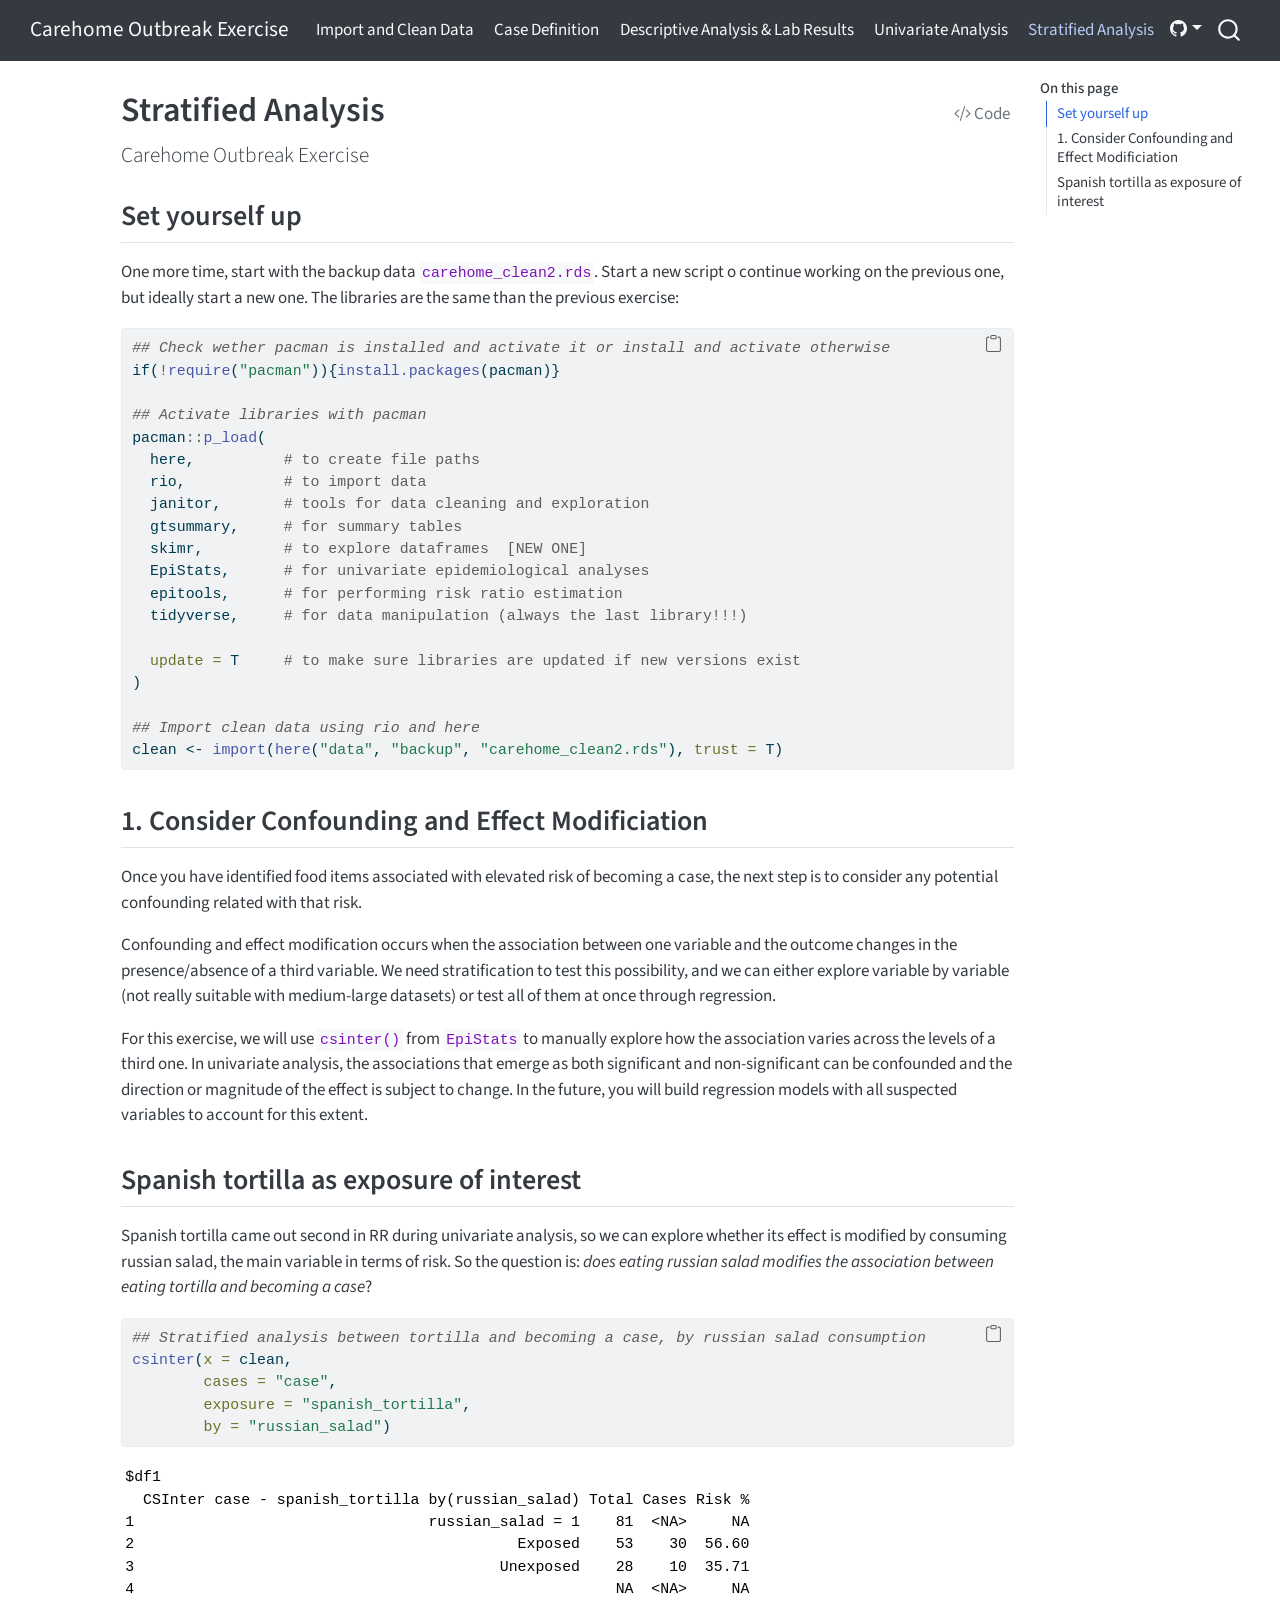
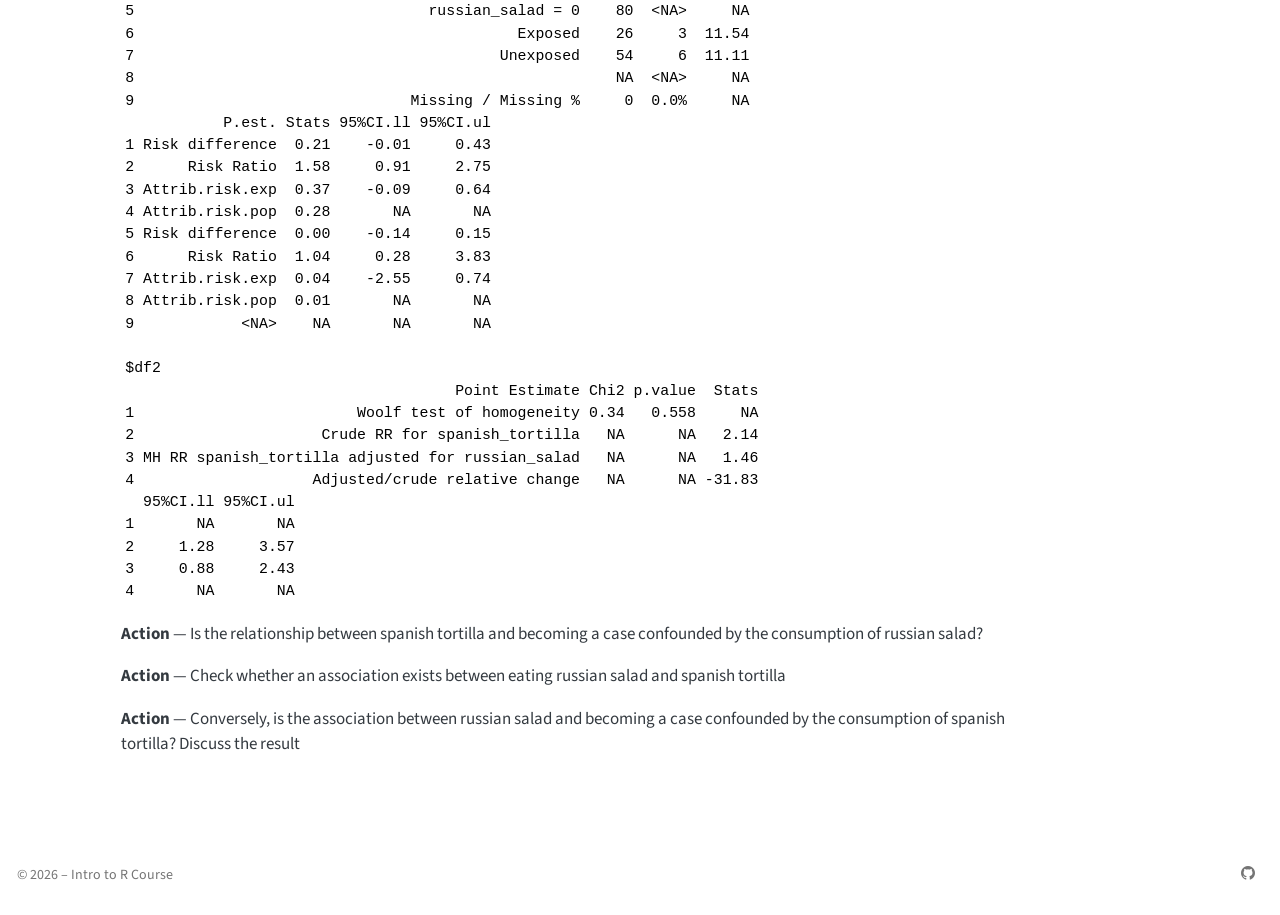
<file: web/scripts/05_Stratified_Analyses.html>
<!DOCTYPE html>
<html xmlns="http://www.w3.org/1999/xhtml" lang="en" xml:lang="en"><head>

<meta charset="utf-8">
<meta name="generator" content="quarto-1.4.552">

<meta name="viewport" content="width=device-width, initial-scale=1.0, user-scalable=yes">


<title>Carehome Outbreak Exercise - Stratified Analysis</title>
<style>
code{white-space: pre-wrap;}
span.smallcaps{font-variant: small-caps;}
div.columns{display: flex; gap: min(4vw, 1.5em);}
div.column{flex: auto; overflow-x: auto;}
div.hanging-indent{margin-left: 1.5em; text-indent: -1.5em;}
ul.task-list{list-style: none;}
ul.task-list li input[type="checkbox"] {
  width: 0.8em;
  margin: 0 0.8em 0.2em -1em; /* quarto-specific, see https://github.com/quarto-dev/quarto-cli/issues/4556 */ 
  vertical-align: middle;
}
/* CSS for syntax highlighting */
pre > code.sourceCode { white-space: pre; position: relative; }
pre > code.sourceCode > span { line-height: 1.25; }
pre > code.sourceCode > span:empty { height: 1.2em; }
.sourceCode { overflow: visible; }
code.sourceCode > span { color: inherit; text-decoration: inherit; }
div.sourceCode { margin: 1em 0; }
pre.sourceCode { margin: 0; }
@media screen {
div.sourceCode { overflow: auto; }
}
@media print {
pre > code.sourceCode { white-space: pre-wrap; }
pre > code.sourceCode > span { text-indent: -5em; padding-left: 5em; }
}
pre.numberSource code
  { counter-reset: source-line 0; }
pre.numberSource code > span
  { position: relative; left: -4em; counter-increment: source-line; }
pre.numberSource code > span > a:first-child::before
  { content: counter(source-line);
    position: relative; left: -1em; text-align: right; vertical-align: baseline;
    border: none; display: inline-block;
    -webkit-touch-callout: none; -webkit-user-select: none;
    -khtml-user-select: none; -moz-user-select: none;
    -ms-user-select: none; user-select: none;
    padding: 0 4px; width: 4em;
  }
pre.numberSource { margin-left: 3em;  padding-left: 4px; }
div.sourceCode
  {   }
@media screen {
pre > code.sourceCode > span > a:first-child::before { text-decoration: underline; }
}
</style>


<script src="../site_libs/quarto-nav/quarto-nav.js"></script>
<script src="../site_libs/clipboard/clipboard.min.js"></script>
<script src="../site_libs/quarto-search/autocomplete.umd.js"></script>
<script src="../site_libs/quarto-search/fuse.min.js"></script>
<script src="../site_libs/quarto-search/quarto-search.js"></script>
<meta name="quarto:offset" content="../">
<script src="../site_libs/quarto-html/quarto.js"></script>
<script src="../site_libs/quarto-html/popper.min.js"></script>
<script src="../site_libs/quarto-html/tippy.umd.min.js"></script>
<script src="../site_libs/quarto-html/anchor.min.js"></script>
<link href="../site_libs/quarto-html/tippy.css" rel="stylesheet">
<link href="../site_libs/quarto-html/quarto-syntax-highlighting.css" rel="stylesheet" id="quarto-text-highlighting-styles">
<script src="../site_libs/bootstrap/bootstrap.min.js"></script>
<link href="../site_libs/bootstrap/bootstrap-icons.css" rel="stylesheet">
<link href="../site_libs/bootstrap/bootstrap.min.css" rel="stylesheet" id="quarto-bootstrap" data-mode="light">
<script id="quarto-search-options" type="application/json">{
  "location": "navbar",
  "copy-button": false,
  "collapse-after": 3,
  "panel-placement": "end",
  "type": "overlay",
  "limit": 50,
  "keyboard-shortcut": [
    "f",
    "/",
    "s"
  ],
  "show-item-context": false,
  "language": {
    "search-no-results-text": "No results",
    "search-matching-documents-text": "matching documents",
    "search-copy-link-title": "Copy link to search",
    "search-hide-matches-text": "Hide additional matches",
    "search-more-match-text": "more match in this document",
    "search-more-matches-text": "more matches in this document",
    "search-clear-button-title": "Clear",
    "search-text-placeholder": "",
    "search-detached-cancel-button-title": "Cancel",
    "search-submit-button-title": "Submit",
    "search-label": "Search"
  }
}</script>


<link rel="stylesheet" href="../include/webex.css">
</head>

<body class="nav-fixed">

<div id="quarto-search-results"></div>
  <header id="quarto-header" class="headroom fixed-top">
    <nav class="navbar navbar-expand-lg " data-bs-theme="dark">
      <div class="navbar-container container-fluid">
      <div class="navbar-brand-container mx-auto">
    <a class="navbar-brand" href="../index.html">
    <span class="navbar-title">Carehome Outbreak Exercise</span>
    </a>
  </div>
            <div id="quarto-search" class="" title="Search"></div>
          <button class="navbar-toggler" type="button" data-bs-toggle="collapse" data-bs-target="#navbarCollapse" aria-controls="navbarCollapse" aria-expanded="false" aria-label="Toggle navigation" onclick="if (window.quartoToggleHeadroom) { window.quartoToggleHeadroom(); }">
  <span class="navbar-toggler-icon"></span>
</button>
          <div class="collapse navbar-collapse" id="navbarCollapse">
            <ul class="navbar-nav navbar-nav-scroll me-auto">
  <li class="nav-item">
    <a class="nav-link" href="../scripts/01_Import_Cleaning.html"> 
<span class="menu-text">Import and Clean Data</span></a>
  </li>  
  <li class="nav-item">
    <a class="nav-link" href="../scripts/02_Case_Definition.html"> 
<span class="menu-text">Case Definition</span></a>
  </li>  
  <li class="nav-item">
    <a class="nav-link" href="../scripts/03_Descriptive_LabResults.html"> 
<span class="menu-text">Descriptive Analysis &amp; Lab Results</span></a>
  </li>  
  <li class="nav-item">
    <a class="nav-link" href="../scripts/04_Univariate_Analyses.html"> 
<span class="menu-text">Univariate Analysis</span></a>
  </li>  
  <li class="nav-item">
    <a class="nav-link active" href="../scripts/05_Stratified_Analyses.html" aria-current="page"> 
<span class="menu-text">Stratified Analysis</span></a>
  </li>  
</ul>
          </div> <!-- /navcollapse -->
          <div class="quarto-navbar-tools">
    <div class="dropdown">
      <a href="" title="" id="quarto-navigation-tool-dropdown-0" class="quarto-navigation-tool dropdown-toggle px-1" data-bs-toggle="dropdown" aria-expanded="false" aria-label=""><i class="bi bi-github"></i></a>
      <ul class="dropdown-menu" aria-labelledby="quarto-navigation-tool-dropdown-0">
          <li>
            <a class="dropdown-item quarto-navbar-tools-item" href="https://github.com/EPIET/IntroToRCourse/tree/main">
            Source Code
            </a>
          </li>
          <li>
            <a class="dropdown-item quarto-navbar-tools-item" href="https://github.com/EPIET/IntroToRCourse/issues">
            Report an issue
            </a>
          </li>
      </ul>
    </div>
</div>
      </div> <!-- /container-fluid -->
    </nav>
</header>
<!-- content -->
<div id="quarto-content" class="quarto-container page-columns page-rows-contents page-layout-article page-navbar">
<!-- sidebar -->
<!-- margin-sidebar -->
    <div id="quarto-margin-sidebar" class="sidebar margin-sidebar">
        <nav id="TOC" role="doc-toc" class="toc-active" data-toc-expanded="99">
    <h2 id="toc-title">On this page</h2>
   
  <ul>
  <li><a href="#set-yourself-up" id="toc-set-yourself-up" class="nav-link active" data-scroll-target="#set-yourself-up">Set yourself up</a></li>
  <li><a href="#consider-confounding-and-effect-modificiation" id="toc-consider-confounding-and-effect-modificiation" class="nav-link" data-scroll-target="#consider-confounding-and-effect-modificiation">1. Consider Confounding and Effect Modificiation</a></li>
  <li><a href="#spanish-tortilla-as-exposure-of-interest" id="toc-spanish-tortilla-as-exposure-of-interest" class="nav-link" data-scroll-target="#spanish-tortilla-as-exposure-of-interest">Spanish tortilla as exposure of interest</a></li>
  </ul>
</nav>
    </div>
<!-- main -->
<main class="content" id="quarto-document-content">

<header id="title-block-header" class="quarto-title-block default">
<div class="quarto-title">
<div class="quarto-title-block"><div><h1 class="title">Stratified Analysis</h1><button type="button" class="btn code-tools-button" id="quarto-code-tools-source"><i class="bi"></i> Code</button></div></div>
<p class="subtitle lead">Carehome Outbreak Exercise</p>
</div>



<div class="quarto-title-meta">

    
  
    
  </div>
  


</header>


<section id="set-yourself-up" class="level2">
<h2 class="anchored" data-anchor-id="set-yourself-up">Set yourself up</h2>
<p>One more time, start with the backup data <code>carehome_clean2.rds</code>. Start a new script o continue working on the previous one, but ideally start a new one. The libraries are the same than the previous exercise:</p>
<div class="sourceCode" id="cb1"><pre class="sourceCode r code-with-copy"><code class="sourceCode r"><span id="cb1-1"><a href="#cb1-1" aria-hidden="true" tabindex="-1"></a><span class="do">## Check wether pacman is installed and activate it or install and activate otherwise</span></span>
<span id="cb1-2"><a href="#cb1-2" aria-hidden="true" tabindex="-1"></a><span class="cf">if</span>(<span class="sc">!</span><span class="fu">require</span>(<span class="st">"pacman"</span>)){<span class="fu">install.packages</span>(pacman)}</span>
<span id="cb1-3"><a href="#cb1-3" aria-hidden="true" tabindex="-1"></a></span>
<span id="cb1-4"><a href="#cb1-4" aria-hidden="true" tabindex="-1"></a><span class="do">## Activate libraries with pacman</span></span>
<span id="cb1-5"><a href="#cb1-5" aria-hidden="true" tabindex="-1"></a>pacman<span class="sc">::</span><span class="fu">p_load</span>(</span>
<span id="cb1-6"><a href="#cb1-6" aria-hidden="true" tabindex="-1"></a>  here,          <span class="co"># to create file paths</span></span>
<span id="cb1-7"><a href="#cb1-7" aria-hidden="true" tabindex="-1"></a>  rio,           <span class="co"># to import data</span></span>
<span id="cb1-8"><a href="#cb1-8" aria-hidden="true" tabindex="-1"></a>  janitor,       <span class="co"># tools for data cleaning and exploration</span></span>
<span id="cb1-9"><a href="#cb1-9" aria-hidden="true" tabindex="-1"></a>  gtsummary,     <span class="co"># for summary tables</span></span>
<span id="cb1-10"><a href="#cb1-10" aria-hidden="true" tabindex="-1"></a>  skimr,         <span class="co"># to explore dataframes  [NEW ONE]</span></span>
<span id="cb1-11"><a href="#cb1-11" aria-hidden="true" tabindex="-1"></a>  EpiStats,      <span class="co"># for univariate epidemiological analyses</span></span>
<span id="cb1-12"><a href="#cb1-12" aria-hidden="true" tabindex="-1"></a>  epitools,      <span class="co"># for performing risk ratio estimation</span></span>
<span id="cb1-13"><a href="#cb1-13" aria-hidden="true" tabindex="-1"></a>  tidyverse,     <span class="co"># for data manipulation (always the last library!!!)</span></span>
<span id="cb1-14"><a href="#cb1-14" aria-hidden="true" tabindex="-1"></a>  </span>
<span id="cb1-15"><a href="#cb1-15" aria-hidden="true" tabindex="-1"></a>  <span class="at">update =</span> T     <span class="co"># to make sure libraries are updated if new versions exist</span></span>
<span id="cb1-16"><a href="#cb1-16" aria-hidden="true" tabindex="-1"></a>)</span>
<span id="cb1-17"><a href="#cb1-17" aria-hidden="true" tabindex="-1"></a></span>
<span id="cb1-18"><a href="#cb1-18" aria-hidden="true" tabindex="-1"></a><span class="do">## Import clean data using rio and here</span></span>
<span id="cb1-19"><a href="#cb1-19" aria-hidden="true" tabindex="-1"></a>clean <span class="ot">&lt;-</span> <span class="fu">import</span>(<span class="fu">here</span>(<span class="st">"data"</span>, <span class="st">"backup"</span>, <span class="st">"carehome_clean2.rds"</span>), <span class="at">trust =</span> T)</span></code><button title="Copy to Clipboard" class="code-copy-button"><i class="bi"></i></button></pre></div>
</section>
<section id="consider-confounding-and-effect-modificiation" class="level2">
<h2 class="anchored" data-anchor-id="consider-confounding-and-effect-modificiation">1. Consider Confounding and Effect Modificiation</h2>
<p>Once you have identified food items associated with elevated risk of becoming a case, the next step is to consider any potential confounding related with that risk.</p>
<p>Confounding and effect modification occurs when the association between one variable and the outcome changes in the presence/absence of a third variable. We need stratification to test this possibility, and we can either explore variable by variable (not really suitable with medium-large datasets) or test all of them at once through regression.</p>
<p>For this exercise, we will use <code>csinter()</code> from <code>EpiStats</code> to manually explore how the association varies across the levels of a third one. In univariate analysis, the associations that emerge as both significant and non-significant can be confounded and the direction or magnitude of the effect is subject to change. In the future, you will build regression models with all suspected variables to account for this extent.</p>
</section>
<section id="spanish-tortilla-as-exposure-of-interest" class="level2">
<h2 class="anchored" data-anchor-id="spanish-tortilla-as-exposure-of-interest">Spanish tortilla as exposure of interest</h2>
<p>Spanish tortilla came out second in RR during univariate analysis, so we can explore whether its effect is modified by consuming russian salad, the main variable in terms of risk. So the question is: <em>does eating russian salad modifies the association between eating tortilla and becoming a case</em>?</p>
<div class="cell">
<div class="sourceCode cell-code" id="cb2"><pre class="sourceCode r code-with-copy"><code class="sourceCode r"><span id="cb2-1"><a href="#cb2-1" aria-hidden="true" tabindex="-1"></a><span class="do">## Stratified analysis between tortilla and becoming a case, by russian salad consumption</span></span>
<span id="cb2-2"><a href="#cb2-2" aria-hidden="true" tabindex="-1"></a><span class="fu">csinter</span>(<span class="at">x =</span> clean, </span>
<span id="cb2-3"><a href="#cb2-3" aria-hidden="true" tabindex="-1"></a>        <span class="at">cases =</span> <span class="st">"case"</span>, </span>
<span id="cb2-4"><a href="#cb2-4" aria-hidden="true" tabindex="-1"></a>        <span class="at">exposure =</span> <span class="st">"spanish_tortilla"</span>, </span>
<span id="cb2-5"><a href="#cb2-5" aria-hidden="true" tabindex="-1"></a>        <span class="at">by =</span> <span class="st">"russian_salad"</span>)</span></code><button title="Copy to Clipboard" class="code-copy-button"><i class="bi"></i></button></pre></div>
<div class="cell-output cell-output-stdout">
<pre><code>$df1
  CSInter case - spanish_tortilla by(russian_salad) Total Cases Risk %
1                                 russian_salad = 1    81  &lt;NA&gt;     NA
2                                           Exposed    53    30  56.60
3                                         Unexposed    28    10  35.71
4                                                      NA  &lt;NA&gt;     NA
5                                 russian_salad = 0    80  &lt;NA&gt;     NA
6                                           Exposed    26     3  11.54
7                                         Unexposed    54     6  11.11
8                                                      NA  &lt;NA&gt;     NA
9                               Missing / Missing %     0  0.0%     NA
           P.est. Stats 95%CI.ll 95%CI.ul
1 Risk difference  0.21    -0.01     0.43
2      Risk Ratio  1.58     0.91     2.75
3 Attrib.risk.exp  0.37    -0.09     0.64
4 Attrib.risk.pop  0.28       NA       NA
5 Risk difference  0.00    -0.14     0.15
6      Risk Ratio  1.04     0.28     3.83
7 Attrib.risk.exp  0.04    -2.55     0.74
8 Attrib.risk.pop  0.01       NA       NA
9            &lt;NA&gt;    NA       NA       NA

$df2
                                     Point Estimate Chi2 p.value  Stats
1                         Woolf test of homogeneity 0.34   0.558     NA
2                     Crude RR for spanish_tortilla   NA      NA   2.14
3 MH RR spanish_tortilla adjusted for russian_salad   NA      NA   1.46
4                    Adjusted/crude relative change   NA      NA -31.83
  95%CI.ll 95%CI.ul
1       NA       NA
2     1.28     3.57
3     0.88     2.43
4       NA       NA</code></pre>
</div>
</div>
<p><strong>Action</strong> — Is the relationship between spanish tortilla and becoming a case confounded by the consumption of russian salad?</p>
<p><strong>Action</strong> — Check whether an association exists between eating russian salad and spanish tortilla</p>
<p><strong>Action</strong> — Conversely, is the association between russian salad and becoming a case confounded by the consumption of spanish tortilla? Discuss the result</p>


<!-- -->

</section>

</main> <!-- /main -->
<script>

/* update total correct if #webex-total_correct exists */
update_total_correct = function() {
  console.log("webex: update total_correct");

  var t = document.getElementsByClassName("webex-total_correct");
  for (var i = 0; i < t.length; i++) {
    p = t[i].parentElement;
    var correct = p.getElementsByClassName("webex-correct").length;
    var solvemes = p.getElementsByClassName("webex-solveme").length;
    var radiogroups = p.getElementsByClassName("webex-radiogroup").length;
    var selects = p.getElementsByClassName("webex-select").length;

    t[i].innerHTML = correct + " of " + (solvemes + radiogroups + selects) + " correct";
  }
}

/* webex-solution button toggling function */
b_func = function() {
  console.log("webex: toggle hide");

  var cl = this.parentElement.classList;
  if (cl.contains('open')) {
    cl.remove("open");
  } else {
    cl.add("open");
  }
}

/* check answers */
check_func = function() {
  console.log("webex: check answers");

  var cl = this.parentElement.classList;
  if (cl.contains('unchecked')) {
    cl.remove("unchecked");
    this.innerHTML = "Hide Answers";
  } else {
    cl.add("unchecked");
    this.innerHTML = "Show Answers";
  }
}

/* function for checking solveme answers */
solveme_func = function(e) {
  console.log("webex: check solveme");

  var real_answers = JSON.parse(this.dataset.answer);
  var my_answer = this.value;
  var cl = this.classList;
  if (cl.contains("ignorecase")) {
    my_answer = my_answer.toLowerCase();
  }
  if (cl.contains("nospaces")) {
    my_answer = my_answer.replace(/ /g, "")
  }

  if (my_answer == "") {
    cl.remove("webex-correct");
    cl.remove("webex-incorrect");
  } else if (real_answers.includes(my_answer)) {
    cl.add("webex-correct");
    cl.remove("webex-incorrect");
  } else {
    cl.add("webex-incorrect");
    cl.remove("webex-correct");
  }

  // match numeric answers within a specified tolerance
  if(this.dataset.tol > 0){
    var tol = JSON.parse(this.dataset.tol);
    var matches = real_answers.map(x => Math.abs(x - my_answer) < tol)
    if (matches.reduce((a, b) => a + b, 0) > 0) {
      cl.add("webex-correct");
    } else {
      cl.remove("webex-correct");
    }
  }

  // added regex bit
  if (cl.contains("regex")){
    answer_regex = RegExp(real_answers.join("|"))
    if (answer_regex.test(my_answer)) {
      cl.add("webex-correct");
    }
  }

  update_total_correct();
}

/* function for checking select answers */
select_func = function(e) {
  console.log("webex: check select");

  var cl = this.classList

  /* add style */
  cl.remove("webex-incorrect");
  cl.remove("webex-correct");
  if (this.value == "answer") {
    cl.add("webex-correct");
  } else if (this.value != "blank") {
    cl.add("webex-incorrect");
  }

  update_total_correct();
}

/* function for checking radiogroups answers */
radiogroups_func = function(e) {
  console.log("webex: check radiogroups");

  var checked_button = document.querySelector('input[name=' + this.id + ']:checked');
  var cl = checked_button.parentElement.classList;
  var labels = checked_button.parentElement.parentElement.children;

  /* get rid of styles */
  for (i = 0; i < labels.length; i++) {
    labels[i].classList.remove("webex-incorrect");
    labels[i].classList.remove("webex-correct");
  }

  /* add style */
  if (checked_button.value == "answer") {
    cl.add("webex-correct");
  } else {
    cl.add("webex-incorrect");
  }

  update_total_correct();
}

window.onload = function() {
  console.log("webex onload");
  /* set up solution buttons */
  var buttons = document.getElementsByTagName("button");

  for (var i = 0; i < buttons.length; i++) {
    if (buttons[i].parentElement.classList.contains('webex-solution')) {
      buttons[i].onclick = b_func;
    }
  }

  var check_sections = document.getElementsByClassName("webex-check");
  console.log("check:", check_sections.length);
  for (var i = 0; i < check_sections.length; i++) {
    check_sections[i].classList.add("unchecked");

    let btn = document.createElement("button");
    btn.innerHTML = "Show Answers";
    btn.classList.add("webex-check-button");
    btn.onclick = check_func;
    check_sections[i].appendChild(btn);

    let spn = document.createElement("span");
    spn.classList.add("webex-total_correct");
    check_sections[i].appendChild(spn);
  }

  /* set up webex-solveme inputs */
  var solveme = document.getElementsByClassName("webex-solveme");

  for (var i = 0; i < solveme.length; i++) {
    /* make sure input boxes don't auto-anything */
    solveme[i].setAttribute("autocomplete","off");
    solveme[i].setAttribute("autocorrect", "off");
    solveme[i].setAttribute("autocapitalize", "off");
    solveme[i].setAttribute("spellcheck", "false");
    solveme[i].value = "";

    /* adjust answer for ignorecase or nospaces */
    var cl = solveme[i].classList;
    var real_answer = solveme[i].dataset.answer;
    if (cl.contains("ignorecase")) {
      real_answer = real_answer.toLowerCase();
    }
    if (cl.contains("nospaces")) {
      real_answer = real_answer.replace(/ /g, "");
    }
    solveme[i].dataset.answer = real_answer;

    /* attach checking function */
    solveme[i].onkeyup = solveme_func;
    solveme[i].onchange = solveme_func;

    solveme[i].insertAdjacentHTML("afterend", " <span class='webex-icon'></span>")
  }

  /* set up radiogroups */
  var radiogroups = document.getElementsByClassName("webex-radiogroup");
  for (var i = 0; i < radiogroups.length; i++) {
    radiogroups[i].onchange = radiogroups_func;
  }

  /* set up selects */
  var selects = document.getElementsByClassName("webex-select");
  for (var i = 0; i < selects.length; i++) {
    selects[i].onchange = select_func;
    selects[i].insertAdjacentHTML("afterend", " <span class='webex-icon'></span>")
  }

  update_total_correct();
}

</script>
<script id="quarto-html-after-body" type="application/javascript">
window.document.addEventListener("DOMContentLoaded", function (event) {
  const toggleBodyColorMode = (bsSheetEl) => {
    const mode = bsSheetEl.getAttribute("data-mode");
    const bodyEl = window.document.querySelector("body");
    if (mode === "dark") {
      bodyEl.classList.add("quarto-dark");
      bodyEl.classList.remove("quarto-light");
    } else {
      bodyEl.classList.add("quarto-light");
      bodyEl.classList.remove("quarto-dark");
    }
  }
  const toggleBodyColorPrimary = () => {
    const bsSheetEl = window.document.querySelector("link#quarto-bootstrap");
    if (bsSheetEl) {
      toggleBodyColorMode(bsSheetEl);
    }
  }
  toggleBodyColorPrimary();  
  const icon = "";
  const anchorJS = new window.AnchorJS();
  anchorJS.options = {
    placement: 'right',
    icon: icon
  };
  anchorJS.add('.anchored');
  const isCodeAnnotation = (el) => {
    for (const clz of el.classList) {
      if (clz.startsWith('code-annotation-')) {                     
        return true;
      }
    }
    return false;
  }
  const clipboard = new window.ClipboardJS('.code-copy-button', {
    text: function(trigger) {
      const codeEl = trigger.previousElementSibling.cloneNode(true);
      for (const childEl of codeEl.children) {
        if (isCodeAnnotation(childEl)) {
          childEl.remove();
        }
      }
      return codeEl.innerText;
    }
  });
  clipboard.on('success', function(e) {
    // button target
    const button = e.trigger;
    // don't keep focus
    button.blur();
    // flash "checked"
    button.classList.add('code-copy-button-checked');
    var currentTitle = button.getAttribute("title");
    button.setAttribute("title", "Copied!");
    let tooltip;
    if (window.bootstrap) {
      button.setAttribute("data-bs-toggle", "tooltip");
      button.setAttribute("data-bs-placement", "left");
      button.setAttribute("data-bs-title", "Copied!");
      tooltip = new bootstrap.Tooltip(button, 
        { trigger: "manual", 
          customClass: "code-copy-button-tooltip",
          offset: [0, -8]});
      tooltip.show();    
    }
    setTimeout(function() {
      if (tooltip) {
        tooltip.hide();
        button.removeAttribute("data-bs-title");
        button.removeAttribute("data-bs-toggle");
        button.removeAttribute("data-bs-placement");
      }
      button.setAttribute("title", currentTitle);
      button.classList.remove('code-copy-button-checked');
    }, 1000);
    // clear code selection
    e.clearSelection();
  });
  const viewSource = window.document.getElementById('quarto-view-source') ||
                     window.document.getElementById('quarto-code-tools-source');
  if (viewSource) {
    const sourceUrl = viewSource.getAttribute("data-quarto-source-url");
    viewSource.addEventListener("click", function(e) {
      if (sourceUrl) {
        // rstudio viewer pane
        if (/\bcapabilities=\b/.test(window.location)) {
          window.open(sourceUrl);
        } else {
          window.location.href = sourceUrl;
        }
      } else {
        const modal = new bootstrap.Modal(document.getElementById('quarto-embedded-source-code-modal'));
        modal.show();
      }
      return false;
    });
  }
  function toggleCodeHandler(show) {
    return function(e) {
      const detailsSrc = window.document.querySelectorAll(".cell > details > .sourceCode");
      for (let i=0; i<detailsSrc.length; i++) {
        const details = detailsSrc[i].parentElement;
        if (show) {
          details.open = true;
        } else {
          details.removeAttribute("open");
        }
      }
      const cellCodeDivs = window.document.querySelectorAll(".cell > .sourceCode");
      const fromCls = show ? "hidden" : "unhidden";
      const toCls = show ? "unhidden" : "hidden";
      for (let i=0; i<cellCodeDivs.length; i++) {
        const codeDiv = cellCodeDivs[i];
        if (codeDiv.classList.contains(fromCls)) {
          codeDiv.classList.remove(fromCls);
          codeDiv.classList.add(toCls);
        } 
      }
      return false;
    }
  }
  const hideAllCode = window.document.getElementById("quarto-hide-all-code");
  if (hideAllCode) {
    hideAllCode.addEventListener("click", toggleCodeHandler(false));
  }
  const showAllCode = window.document.getElementById("quarto-show-all-code");
  if (showAllCode) {
    showAllCode.addEventListener("click", toggleCodeHandler(true));
  }
    var localhostRegex = new RegExp(/^(?:http|https):\/\/localhost\:?[0-9]*\//);
    var mailtoRegex = new RegExp(/^mailto:/);
      var filterRegex = new RegExp('/' + window.location.host + '/');
    var isInternal = (href) => {
        return filterRegex.test(href) || localhostRegex.test(href) || mailtoRegex.test(href);
    }
    // Inspect non-navigation links and adorn them if external
 	var links = window.document.querySelectorAll('a[href]:not(.nav-link):not(.navbar-brand):not(.toc-action):not(.sidebar-link):not(.sidebar-item-toggle):not(.pagination-link):not(.no-external):not([aria-hidden]):not(.dropdown-item):not(.quarto-navigation-tool)');
    for (var i=0; i<links.length; i++) {
      const link = links[i];
      if (!isInternal(link.href)) {
        // undo the damage that might have been done by quarto-nav.js in the case of
        // links that we want to consider external
        if (link.dataset.originalHref !== undefined) {
          link.href = link.dataset.originalHref;
        }
          // target, if specified
          link.setAttribute("target", "_blank");
          if (link.getAttribute("rel") === null) {
            link.setAttribute("rel", "noopener");
          }
      }
    }
  function tippyHover(el, contentFn, onTriggerFn, onUntriggerFn) {
    const config = {
      allowHTML: true,
      maxWidth: 500,
      delay: 100,
      arrow: false,
      appendTo: function(el) {
          return el.parentElement;
      },
      interactive: true,
      interactiveBorder: 10,
      theme: 'quarto',
      placement: 'bottom-start',
    };
    if (contentFn) {
      config.content = contentFn;
    }
    if (onTriggerFn) {
      config.onTrigger = onTriggerFn;
    }
    if (onUntriggerFn) {
      config.onUntrigger = onUntriggerFn;
    }
    window.tippy(el, config); 
  }
  const noterefs = window.document.querySelectorAll('a[role="doc-noteref"]');
  for (var i=0; i<noterefs.length; i++) {
    const ref = noterefs[i];
    tippyHover(ref, function() {
      // use id or data attribute instead here
      let href = ref.getAttribute('data-footnote-href') || ref.getAttribute('href');
      try { href = new URL(href).hash; } catch {}
      const id = href.replace(/^#\/?/, "");
      const note = window.document.getElementById(id);
      if (note) {
        return note.innerHTML;
      } else {
        return "";
      }
    });
  }
  const xrefs = window.document.querySelectorAll('a.quarto-xref');
  const processXRef = (id, note) => {
    // Strip column container classes
    const stripColumnClz = (el) => {
      el.classList.remove("page-full", "page-columns");
      if (el.children) {
        for (const child of el.children) {
          stripColumnClz(child);
        }
      }
    }
    stripColumnClz(note)
    if (id === null || id.startsWith('sec-')) {
      // Special case sections, only their first couple elements
      const container = document.createElement("div");
      if (note.children && note.children.length > 2) {
        container.appendChild(note.children[0].cloneNode(true));
        for (let i = 1; i < note.children.length; i++) {
          const child = note.children[i];
          if (child.tagName === "P" && child.innerText === "") {
            continue;
          } else {
            container.appendChild(child.cloneNode(true));
            break;
          }
        }
        if (window.Quarto?.typesetMath) {
          window.Quarto.typesetMath(container);
        }
        return container.innerHTML
      } else {
        if (window.Quarto?.typesetMath) {
          window.Quarto.typesetMath(note);
        }
        return note.innerHTML;
      }
    } else {
      // Remove any anchor links if they are present
      const anchorLink = note.querySelector('a.anchorjs-link');
      if (anchorLink) {
        anchorLink.remove();
      }
      if (window.Quarto?.typesetMath) {
        window.Quarto.typesetMath(note);
      }
      // TODO in 1.5, we should make sure this works without a callout special case
      if (note.classList.contains("callout")) {
        return note.outerHTML;
      } else {
        return note.innerHTML;
      }
    }
  }
  for (var i=0; i<xrefs.length; i++) {
    const xref = xrefs[i];
    tippyHover(xref, undefined, function(instance) {
      instance.disable();
      let url = xref.getAttribute('href');
      let hash = undefined; 
      if (url.startsWith('#')) {
        hash = url;
      } else {
        try { hash = new URL(url).hash; } catch {}
      }
      if (hash) {
        const id = hash.replace(/^#\/?/, "");
        const note = window.document.getElementById(id);
        if (note !== null) {
          try {
            const html = processXRef(id, note.cloneNode(true));
            instance.setContent(html);
          } finally {
            instance.enable();
            instance.show();
          }
        } else {
          // See if we can fetch this
          fetch(url.split('#')[0])
          .then(res => res.text())
          .then(html => {
            const parser = new DOMParser();
            const htmlDoc = parser.parseFromString(html, "text/html");
            const note = htmlDoc.getElementById(id);
            if (note !== null) {
              const html = processXRef(id, note);
              instance.setContent(html);
            } 
          }).finally(() => {
            instance.enable();
            instance.show();
          });
        }
      } else {
        // See if we can fetch a full url (with no hash to target)
        // This is a special case and we should probably do some content thinning / targeting
        fetch(url)
        .then(res => res.text())
        .then(html => {
          const parser = new DOMParser();
          const htmlDoc = parser.parseFromString(html, "text/html");
          const note = htmlDoc.querySelector('main.content');
          if (note !== null) {
            // This should only happen for chapter cross references
            // (since there is no id in the URL)
            // remove the first header
            if (note.children.length > 0 && note.children[0].tagName === "HEADER") {
              note.children[0].remove();
            }
            const html = processXRef(null, note);
            instance.setContent(html);
          } 
        }).finally(() => {
          instance.enable();
          instance.show();
        });
      }
    }, function(instance) {
    });
  }
      let selectedAnnoteEl;
      const selectorForAnnotation = ( cell, annotation) => {
        let cellAttr = 'data-code-cell="' + cell + '"';
        let lineAttr = 'data-code-annotation="' +  annotation + '"';
        const selector = 'span[' + cellAttr + '][' + lineAttr + ']';
        return selector;
      }
      const selectCodeLines = (annoteEl) => {
        const doc = window.document;
        const targetCell = annoteEl.getAttribute("data-target-cell");
        const targetAnnotation = annoteEl.getAttribute("data-target-annotation");
        const annoteSpan = window.document.querySelector(selectorForAnnotation(targetCell, targetAnnotation));
        const lines = annoteSpan.getAttribute("data-code-lines").split(",");
        const lineIds = lines.map((line) => {
          return targetCell + "-" + line;
        })
        let top = null;
        let height = null;
        let parent = null;
        if (lineIds.length > 0) {
            //compute the position of the single el (top and bottom and make a div)
            const el = window.document.getElementById(lineIds[0]);
            top = el.offsetTop;
            height = el.offsetHeight;
            parent = el.parentElement.parentElement;
          if (lineIds.length > 1) {
            const lastEl = window.document.getElementById(lineIds[lineIds.length - 1]);
            const bottom = lastEl.offsetTop + lastEl.offsetHeight;
            height = bottom - top;
          }
          if (top !== null && height !== null && parent !== null) {
            // cook up a div (if necessary) and position it 
            let div = window.document.getElementById("code-annotation-line-highlight");
            if (div === null) {
              div = window.document.createElement("div");
              div.setAttribute("id", "code-annotation-line-highlight");
              div.style.position = 'absolute';
              parent.appendChild(div);
            }
            div.style.top = top - 2 + "px";
            div.style.height = height + 4 + "px";
            div.style.left = 0;
            let gutterDiv = window.document.getElementById("code-annotation-line-highlight-gutter");
            if (gutterDiv === null) {
              gutterDiv = window.document.createElement("div");
              gutterDiv.setAttribute("id", "code-annotation-line-highlight-gutter");
              gutterDiv.style.position = 'absolute';
              const codeCell = window.document.getElementById(targetCell);
              const gutter = codeCell.querySelector('.code-annotation-gutter');
              gutter.appendChild(gutterDiv);
            }
            gutterDiv.style.top = top - 2 + "px";
            gutterDiv.style.height = height + 4 + "px";
          }
          selectedAnnoteEl = annoteEl;
        }
      };
      const unselectCodeLines = () => {
        const elementsIds = ["code-annotation-line-highlight", "code-annotation-line-highlight-gutter"];
        elementsIds.forEach((elId) => {
          const div = window.document.getElementById(elId);
          if (div) {
            div.remove();
          }
        });
        selectedAnnoteEl = undefined;
      };
        // Handle positioning of the toggle
    window.addEventListener(
      "resize",
      throttle(() => {
        elRect = undefined;
        if (selectedAnnoteEl) {
          selectCodeLines(selectedAnnoteEl);
        }
      }, 10)
    );
    function throttle(fn, ms) {
    let throttle = false;
    let timer;
      return (...args) => {
        if(!throttle) { // first call gets through
            fn.apply(this, args);
            throttle = true;
        } else { // all the others get throttled
            if(timer) clearTimeout(timer); // cancel #2
            timer = setTimeout(() => {
              fn.apply(this, args);
              timer = throttle = false;
            }, ms);
        }
      };
    }
      // Attach click handler to the DT
      const annoteDls = window.document.querySelectorAll('dt[data-target-cell]');
      for (const annoteDlNode of annoteDls) {
        annoteDlNode.addEventListener('click', (event) => {
          const clickedEl = event.target;
          if (clickedEl !== selectedAnnoteEl) {
            unselectCodeLines();
            const activeEl = window.document.querySelector('dt[data-target-cell].code-annotation-active');
            if (activeEl) {
              activeEl.classList.remove('code-annotation-active');
            }
            selectCodeLines(clickedEl);
            clickedEl.classList.add('code-annotation-active');
          } else {
            // Unselect the line
            unselectCodeLines();
            clickedEl.classList.remove('code-annotation-active');
          }
        });
      }
  const findCites = (el) => {
    const parentEl = el.parentElement;
    if (parentEl) {
      const cites = parentEl.dataset.cites;
      if (cites) {
        return {
          el,
          cites: cites.split(' ')
        };
      } else {
        return findCites(el.parentElement)
      }
    } else {
      return undefined;
    }
  };
  var bibliorefs = window.document.querySelectorAll('a[role="doc-biblioref"]');
  for (var i=0; i<bibliorefs.length; i++) {
    const ref = bibliorefs[i];
    const citeInfo = findCites(ref);
    if (citeInfo) {
      tippyHover(citeInfo.el, function() {
        var popup = window.document.createElement('div');
        citeInfo.cites.forEach(function(cite) {
          var citeDiv = window.document.createElement('div');
          citeDiv.classList.add('hanging-indent');
          citeDiv.classList.add('csl-entry');
          var biblioDiv = window.document.getElementById('ref-' + cite);
          if (biblioDiv) {
            citeDiv.innerHTML = biblioDiv.innerHTML;
          }
          popup.appendChild(citeDiv);
        });
        return popup.innerHTML;
      });
    }
  }
});
</script><div class="modal fade" id="quarto-embedded-source-code-modal" tabindex="-1" aria-labelledby="quarto-embedded-source-code-modal-label" aria-hidden="true"><div class="modal-dialog modal-dialog-scrollable"><div class="modal-content"><div class="modal-header"><h5 class="modal-title" id="quarto-embedded-source-code-modal-label">Source Code</h5><button class="btn-close" data-bs-dismiss="modal"></button></div><div class="modal-body"><div class="">
<div class="sourceCode" id="cb4" data-shortcodes="false"><pre class="sourceCode markdown code-with-copy"><code class="sourceCode markdown"><span id="cb4-1"><a href="#cb4-1" aria-hidden="true" tabindex="-1"></a><span class="co">---</span></span>
<span id="cb4-2"><a href="#cb4-2" aria-hidden="true" tabindex="-1"></a><span class="an">title:</span><span class="co"> "Stratified Analysis"</span></span>
<span id="cb4-3"><a href="#cb4-3" aria-hidden="true" tabindex="-1"></a><span class="an">subtitle:</span><span class="co"> "Carehome Outbreak Exercise"</span></span>
<span id="cb4-4"><a href="#cb4-4" aria-hidden="true" tabindex="-1"></a><span class="co">---</span></span>
<span id="cb4-5"><a href="#cb4-5" aria-hidden="true" tabindex="-1"></a></span>
<span id="cb4-8"><a href="#cb4-8" aria-hidden="true" tabindex="-1"></a><span class="in">```{r}</span></span>
<span id="cb4-9"><a href="#cb4-9" aria-hidden="true" tabindex="-1"></a><span class="co">#| include: false</span></span>
<span id="cb4-10"><a href="#cb4-10" aria-hidden="true" tabindex="-1"></a>pacman<span class="sc">::</span><span class="fu">p_load</span>(</span>
<span id="cb4-11"><a href="#cb4-11" aria-hidden="true" tabindex="-1"></a>  here,          <span class="co"># to create file paths</span></span>
<span id="cb4-12"><a href="#cb4-12" aria-hidden="true" tabindex="-1"></a>  rio,           <span class="co"># to import data</span></span>
<span id="cb4-13"><a href="#cb4-13" aria-hidden="true" tabindex="-1"></a>  janitor,       <span class="co"># tools for data cleaning and exploration</span></span>
<span id="cb4-14"><a href="#cb4-14" aria-hidden="true" tabindex="-1"></a>  gtsummary,     <span class="co"># for summary tables</span></span>
<span id="cb4-15"><a href="#cb4-15" aria-hidden="true" tabindex="-1"></a>  skimr,         <span class="co"># to explore dataframes  [NEW ONE]</span></span>
<span id="cb4-16"><a href="#cb4-16" aria-hidden="true" tabindex="-1"></a>  EpiStats,      <span class="co"># for univariate epidemiological analyses</span></span>
<span id="cb4-17"><a href="#cb4-17" aria-hidden="true" tabindex="-1"></a>  epitools,      <span class="co"># for performing risk ratio estimation</span></span>
<span id="cb4-18"><a href="#cb4-18" aria-hidden="true" tabindex="-1"></a>  tidyverse)</span>
<span id="cb4-19"><a href="#cb4-19" aria-hidden="true" tabindex="-1"></a></span>
<span id="cb4-20"><a href="#cb4-20" aria-hidden="true" tabindex="-1"></a>clean <span class="ot">&lt;-</span> <span class="fu">import</span>(<span class="fu">here</span>(<span class="st">"data"</span>, <span class="st">"backup"</span>, <span class="st">"carehome_clean2.rds"</span>), <span class="at">trust =</span> T)</span>
<span id="cb4-21"><a href="#cb4-21" aria-hidden="true" tabindex="-1"></a><span class="in">```</span></span>
<span id="cb4-22"><a href="#cb4-22" aria-hidden="true" tabindex="-1"></a></span>
<span id="cb4-23"><a href="#cb4-23" aria-hidden="true" tabindex="-1"></a><span class="fu">## Set yourself up</span></span>
<span id="cb4-24"><a href="#cb4-24" aria-hidden="true" tabindex="-1"></a></span>
<span id="cb4-25"><a href="#cb4-25" aria-hidden="true" tabindex="-1"></a>One more time, start with the backup data <span class="in">`carehome_clean2.rds`</span>. Start a new script o continue working on the previous one, but ideally start a new one. The libraries are the same than the previous exercise:</span>
<span id="cb4-26"><a href="#cb4-26" aria-hidden="true" tabindex="-1"></a></span>
<span id="cb4-27"><a href="#cb4-27" aria-hidden="true" tabindex="-1"></a><span class="in">``` r</span></span>
<span id="cb4-28"><a href="#cb4-28" aria-hidden="true" tabindex="-1"></a><span class="do">## Check wether pacman is installed and activate it or install and activate otherwise</span></span>
<span id="cb4-29"><a href="#cb4-29" aria-hidden="true" tabindex="-1"></a><span class="cf">if</span>(<span class="sc">!</span><span class="fu">require</span>(<span class="st">"pacman"</span>)){<span class="fu">install.packages</span>(pacman)}</span>
<span id="cb4-30"><a href="#cb4-30" aria-hidden="true" tabindex="-1"></a></span>
<span id="cb4-31"><a href="#cb4-31" aria-hidden="true" tabindex="-1"></a><span class="do">## Activate libraries with pacman</span></span>
<span id="cb4-32"><a href="#cb4-32" aria-hidden="true" tabindex="-1"></a>pacman<span class="sc">::</span><span class="fu">p_load</span>(</span>
<span id="cb4-33"><a href="#cb4-33" aria-hidden="true" tabindex="-1"></a>  here,          <span class="co"># to create file paths</span></span>
<span id="cb4-34"><a href="#cb4-34" aria-hidden="true" tabindex="-1"></a>  rio,           <span class="co"># to import data</span></span>
<span id="cb4-35"><a href="#cb4-35" aria-hidden="true" tabindex="-1"></a>  janitor,       <span class="co"># tools for data cleaning and exploration</span></span>
<span id="cb4-36"><a href="#cb4-36" aria-hidden="true" tabindex="-1"></a>  gtsummary,     <span class="co"># for summary tables</span></span>
<span id="cb4-37"><a href="#cb4-37" aria-hidden="true" tabindex="-1"></a>  skimr,         <span class="co"># to explore dataframes  [NEW ONE]</span></span>
<span id="cb4-38"><a href="#cb4-38" aria-hidden="true" tabindex="-1"></a>  EpiStats,      <span class="co"># for univariate epidemiological analyses</span></span>
<span id="cb4-39"><a href="#cb4-39" aria-hidden="true" tabindex="-1"></a>  epitools,      <span class="co"># for performing risk ratio estimation</span></span>
<span id="cb4-40"><a href="#cb4-40" aria-hidden="true" tabindex="-1"></a>  tidyverse,     <span class="co"># for data manipulation (always the last library!!!)</span></span>
<span id="cb4-41"><a href="#cb4-41" aria-hidden="true" tabindex="-1"></a>  </span>
<span id="cb4-42"><a href="#cb4-42" aria-hidden="true" tabindex="-1"></a>  <span class="at">update =</span> T     <span class="co"># to make sure libraries are updated if new versions exist</span></span>
<span id="cb4-43"><a href="#cb4-43" aria-hidden="true" tabindex="-1"></a>)</span>
<span id="cb4-44"><a href="#cb4-44" aria-hidden="true" tabindex="-1"></a></span>
<span id="cb4-45"><a href="#cb4-45" aria-hidden="true" tabindex="-1"></a><span class="do">## Import clean data using rio and here</span></span>
<span id="cb4-46"><a href="#cb4-46" aria-hidden="true" tabindex="-1"></a>clean <span class="ot">&lt;-</span> <span class="fu">import</span>(<span class="fu">here</span>(<span class="st">"data"</span>, <span class="st">"backup"</span>, <span class="st">"carehome_clean2.rds"</span>), <span class="at">trust =</span> T)</span>
<span id="cb4-47"><a href="#cb4-47" aria-hidden="true" tabindex="-1"></a><span class="in">```</span></span>
<span id="cb4-48"><a href="#cb4-48" aria-hidden="true" tabindex="-1"></a></span>
<span id="cb4-49"><a href="#cb4-49" aria-hidden="true" tabindex="-1"></a><span class="fu">## 1. Consider Confounding and Effect Modificiation</span></span>
<span id="cb4-50"><a href="#cb4-50" aria-hidden="true" tabindex="-1"></a></span>
<span id="cb4-51"><a href="#cb4-51" aria-hidden="true" tabindex="-1"></a>Once you have identified food items associated with elevated risk of becoming a case, the next step is to consider any potential confounding related with that risk.</span>
<span id="cb4-52"><a href="#cb4-52" aria-hidden="true" tabindex="-1"></a></span>
<span id="cb4-53"><a href="#cb4-53" aria-hidden="true" tabindex="-1"></a>Confounding and effect modification occurs when the association between one variable and the outcome changes in the presence/absence of a third variable. We need stratification to test this possibility, and we can either explore variable by variable (not really suitable with medium-large datasets) or test all of them at once through regression.</span>
<span id="cb4-54"><a href="#cb4-54" aria-hidden="true" tabindex="-1"></a></span>
<span id="cb4-55"><a href="#cb4-55" aria-hidden="true" tabindex="-1"></a>For this exercise, we will use <span class="in">`csinter()`</span> from <span class="in">`EpiStats`</span> to manually explore how the association varies across the levels of a third one. In univariate analysis, the associations that emerge as both significant and non-significant can be confounded and the direction or magnitude of the effect is subject to change. In the future, you will build regression models with all suspected variables to account for this extent.</span>
<span id="cb4-56"><a href="#cb4-56" aria-hidden="true" tabindex="-1"></a></span>
<span id="cb4-57"><a href="#cb4-57" aria-hidden="true" tabindex="-1"></a><span class="fu">## Spanish tortilla as exposure of interest</span></span>
<span id="cb4-58"><a href="#cb4-58" aria-hidden="true" tabindex="-1"></a></span>
<span id="cb4-59"><a href="#cb4-59" aria-hidden="true" tabindex="-1"></a>Spanish tortilla came out second in RR during univariate analysis, so we can explore whether its effect is modified by consuming russian salad, the main variable in terms of risk. So the question is: *does eating russian salad modifies the association between eating tortilla and becoming a case*?</span>
<span id="cb4-60"><a href="#cb4-60" aria-hidden="true" tabindex="-1"></a></span>
<span id="cb4-63"><a href="#cb4-63" aria-hidden="true" tabindex="-1"></a><span class="in">```{r}</span></span>
<span id="cb4-64"><a href="#cb4-64" aria-hidden="true" tabindex="-1"></a><span class="do">## Stratified analysis between tortilla and becoming a case, by russian salad consumption</span></span>
<span id="cb4-65"><a href="#cb4-65" aria-hidden="true" tabindex="-1"></a><span class="fu">csinter</span>(<span class="at">x =</span> clean, </span>
<span id="cb4-66"><a href="#cb4-66" aria-hidden="true" tabindex="-1"></a>        <span class="at">cases =</span> <span class="st">"case"</span>, </span>
<span id="cb4-67"><a href="#cb4-67" aria-hidden="true" tabindex="-1"></a>        <span class="at">exposure =</span> <span class="st">"spanish_tortilla"</span>, </span>
<span id="cb4-68"><a href="#cb4-68" aria-hidden="true" tabindex="-1"></a>        <span class="at">by =</span> <span class="st">"russian_salad"</span>)</span>
<span id="cb4-69"><a href="#cb4-69" aria-hidden="true" tabindex="-1"></a><span class="in">```</span></span>
<span id="cb4-70"><a href="#cb4-70" aria-hidden="true" tabindex="-1"></a></span>
<span id="cb4-71"><a href="#cb4-71" aria-hidden="true" tabindex="-1"></a>**Action** — Is the relationship between spanish tortilla and becoming a case confounded by the consumption of russian salad?</span>
<span id="cb4-72"><a href="#cb4-72" aria-hidden="true" tabindex="-1"></a></span>
<span id="cb4-73"><a href="#cb4-73" aria-hidden="true" tabindex="-1"></a>**Action** — Check whether an association exists between eating russian salad and spanish tortilla</span>
<span id="cb4-74"><a href="#cb4-74" aria-hidden="true" tabindex="-1"></a></span>
<span id="cb4-75"><a href="#cb4-75" aria-hidden="true" tabindex="-1"></a>**Action** — Conversely, is the association between russian salad and becoming a case confounded by the consumption of spanish tortilla? Discuss the result</span>
</code><button title="Copy to Clipboard" class="code-copy-button"><i class="bi"></i></button></pre></div>
</div></div></div></div></div>
</div> <!-- /content -->
<footer class="footer">
  <div class="nav-footer">
    <div class="nav-footer-left">
<p>© 2026 – Intro to R Course</p>
</div>   
    <div class="nav-footer-center">
      &nbsp;
    </div>
    <div class="nav-footer-right">
      <ul class="footer-items list-unstyled">
    <li class="nav-item compact">
    <a class="nav-link" href="https://github.com/EPIET/IntroToRCourse">
      <i class="bi bi-github" role="img">
</i> 
    </a>
  </li>  
</ul>
    </div>
  </div>
</footer>




</body></html>
</file>
<file: docs/site_libs/quarto-html/tippy.css>
.tippy-box[data-animation=fade][data-state=hidden]{opacity:0}[data-tippy-root]{max-width:calc(100vw - 10px)}.tippy-box{position:relative;background-color:#333;color:#fff;border-radius:4px;font-size:14px;line-height:1.4;white-space:normal;outline:0;transition-property:transform,visibility,opacity}.tippy-box[data-placement^=top]>.tippy-arrow{bottom:0}.tippy-box[data-placement^=top]>.tippy-arrow:before{bottom:-7px;left:0;border-width:8px 8px 0;border-top-color:initial;transform-origin:center top}.tippy-box[data-placement^=bottom]>.tippy-arrow{top:0}.tippy-box[data-placement^=bottom]>.tippy-arrow:before{top:-7px;left:0;border-width:0 8px 8px;border-bottom-color:initial;transform-origin:center bottom}.tippy-box[data-placement^=left]>.tippy-arrow{right:0}.tippy-box[data-placement^=left]>.tippy-arrow:before{border-width:8px 0 8px 8px;border-left-color:initial;right:-7px;transform-origin:center left}.tippy-box[data-placement^=right]>.tippy-arrow{left:0}.tippy-box[data-placement^=right]>.tippy-arrow:before{left:-7px;border-width:8px 8px 8px 0;border-right-color:initial;transform-origin:center right}.tippy-box[data-inertia][data-state=visible]{transition-timing-function:cubic-bezier(.54,1.5,.38,1.11)}.tippy-arrow{width:16px;height:16px;color:#333}.tippy-arrow:before{content:"";position:absolute;border-color:transparent;border-style:solid}.tippy-content{position:relative;padding:5px 9px;z-index:1}
</file>
<file: docs/site_libs/quarto-html/quarto-syntax-highlighting-15634bcf2e68342d4ad2dfa704d543f6.css>
/* quarto syntax highlight colors */
:root {
  --quarto-hl-ot-color: #003B4F;
  --quarto-hl-at-color: #657422;
  --quarto-hl-ss-color: #20794D;
  --quarto-hl-an-color: #5E5E5E;
  --quarto-hl-fu-color: #4758AB;
  --quarto-hl-st-color: #20794D;
  --quarto-hl-cf-color: #003B4F;
  --quarto-hl-op-color: #5E5E5E;
  --quarto-hl-er-color: #AD0000;
  --quarto-hl-bn-color: #AD0000;
  --quarto-hl-al-color: #AD0000;
  --quarto-hl-va-color: #111111;
  --quarto-hl-bu-color: inherit;
  --quarto-hl-ex-color: inherit;
  --quarto-hl-pp-color: #AD0000;
  --quarto-hl-in-color: #5E5E5E;
  --quarto-hl-vs-color: #20794D;
  --quarto-hl-wa-color: #5E5E5E;
  --quarto-hl-do-color: #5E5E5E;
  --quarto-hl-im-color: #00769E;
  --quarto-hl-ch-color: #20794D;
  --quarto-hl-dt-color: #AD0000;
  --quarto-hl-fl-color: #AD0000;
  --quarto-hl-co-color: #5E5E5E;
  --quarto-hl-cv-color: #5E5E5E;
  --quarto-hl-cn-color: #8f5902;
  --quarto-hl-sc-color: #5E5E5E;
  --quarto-hl-dv-color: #AD0000;
  --quarto-hl-kw-color: #003B4F;
}

/* other quarto variables */
:root {
  --quarto-font-monospace: SFMono-Regular, Menlo, Monaco, Consolas, "Liberation Mono", "Courier New", monospace;
}

/* syntax highlight based on Pandoc's rules */
pre > code.sourceCode > span {
  color: #003B4F;
}

code.sourceCode > span {
  color: #003B4F;
}

div.sourceCode,
div.sourceCode pre.sourceCode {
  color: #003B4F;
}

/* Normal */
code span {
  color: #003B4F;
}

/* Alert */
code span.al {
  color: #AD0000;
  font-style: inherit;
}

/* Annotation */
code span.an {
  color: #5E5E5E;
  font-style: inherit;
}

/* Attribute */
code span.at {
  color: #657422;
  font-style: inherit;
}

/* BaseN */
code span.bn {
  color: #AD0000;
  font-style: inherit;
}

/* BuiltIn */
code span.bu {
  font-style: inherit;
}

/* ControlFlow */
code span.cf {
  color: #003B4F;
  font-weight: bold;
  font-style: inherit;
}

/* Char */
code span.ch {
  color: #20794D;
  font-style: inherit;
}

/* Constant */
code span.cn {
  color: #8f5902;
  font-style: inherit;
}

/* Comment */
code span.co {
  color: #5E5E5E;
  font-style: inherit;
}

/* CommentVar */
code span.cv {
  color: #5E5E5E;
  font-style: italic;
}

/* Documentation */
code span.do {
  color: #5E5E5E;
  font-style: italic;
}

/* DataType */
code span.dt {
  color: #AD0000;
  font-style: inherit;
}

/* DecVal */
code span.dv {
  color: #AD0000;
  font-style: inherit;
}

/* Error */
code span.er {
  color: #AD0000;
  font-style: inherit;
}

/* Extension */
code span.ex {
  font-style: inherit;
}

/* Float */
code span.fl {
  color: #AD0000;
  font-style: inherit;
}

/* Function */
code span.fu {
  color: #4758AB;
  font-style: inherit;
}

/* Import */
code span.im {
  color: #00769E;
  font-style: inherit;
}

/* Information */
code span.in {
  color: #5E5E5E;
  font-style: inherit;
}

/* Keyword */
code span.kw {
  color: #003B4F;
  font-weight: bold;
  font-style: inherit;
}

/* Operator */
code span.op {
  color: #5E5E5E;
  font-style: inherit;
}

/* Other */
code span.ot {
  color: #003B4F;
  font-style: inherit;
}

/* Preprocessor */
code span.pp {
  color: #AD0000;
  font-style: inherit;
}

/* SpecialChar */
code span.sc {
  color: #5E5E5E;
  font-style: inherit;
}

/* SpecialString */
code span.ss {
  color: #20794D;
  font-style: inherit;
}

/* String */
code span.st {
  color: #20794D;
  font-style: inherit;
}

/* Variable */
code span.va {
  color: #111111;
  font-style: inherit;
}

/* VerbatimString */
code span.vs {
  color: #20794D;
  font-style: inherit;
}

/* Warning */
code span.wa {
  color: #5E5E5E;
  font-style: italic;
}

.prevent-inlining {
  content: "</";
}

/*# sourceMappingURL=f23921c56f73e400b49028c9186a1aa0.css.map */
</file>
<file: docs/include/webex.css>
:root {
  --incorrect: #983E82;
  --incorrect_alpha: #edaddd;
  --correct: #59935B;
  --correct_alpha: #c0edc2;
  --highlight: #467AAC;
}

.webex-check {}

.webex-box {
  border: 2px solid var(--highlight);
  padding: 0.5em 0.25em;
  margin: 1em 0;
  border-radius: .25em;
  background-color: rgba(127, 127, 127, 0.05);
}

.webex-total_correct {
  margin-left: 1em;
}

.unchecked .webex-total_correct {
  display: none;
}

.unchecked .webex-incorrect,
.unchecked .webex-correct {
  border: 2px dotted grey !important;
  background-color: white !important;
}

/* styles for webex-solveme */
.webex-select, input.webex-solveme,
.unchecked .webex-radiogroup label.webex-incorrect,
.unchecked .webex-radiogroup label.webex-correct{
    border: 2px dotted grey;
    background-color: white;
    border-radius: 0.25em;
}

.webex-incorrect,
input.webex-solveme.webex-incorrect,
.webex-radiogroup label.webex-incorrect {
    border: 2px dotted var(--incorrect);
    background-color: var(--incorrect_alpha);
    color: black;
    border-radius: 0.25em;
}
.webex-correct,
input.webex-solveme.webex-correct,
.webex-radiogroup label.webex-correct {
    border: 2px solid var(--correct);
    background-color: var(--correct_alpha);
    color: black;
    border-radius: 0.25em;
}

.unchecked .webex-incorrect span::before,
.unchecked .webex-incorrect + .webex-icon::after,
.unchecked .webex-correct span::before,
.unchecked .webex-correct + .webex-icon::after {
  content: "  ";
}

.webex-incorrect span::before,
.webex-incorrect + .webex-icon::after {
  content: "\274C  ";
}

.webex-correct span::before,
.webex-correct + .webex-icon::after {
  content: "\2705  ";
}


/* styles for hidden solutions */
.webex-solution {
    height: 2.5em;
    overflow-y: hidden;
    padding: 0.5em;
    margin-bottom: 10px;
}
.webex-solution.open {
    height: auto;
    border: 2px solid var(--highlight);
    border-radius: 5px;
}
.webex-solution button, .webex-check-button {
    height: 2em;
    margin-bottom: 0.5em;
    border-radius: 0.5em;
    background-color: var(--highlight);
    color: white;
    padding: 0 0.5em;
}
.webex-solution pre.sourceCode {
    border-color: var(--correct);
}

.webex-radiogroup label {
  margin-left: 2em;
  text-indent: -1em;
  padding-left: 0.5em;
  font-weight: 400;
  display: block;
  border: 2px solid rgba(255, 255, 255, 0);
  background-color: inherit;
  border-radius: 0.25em;
}

.webex-radiogroup label input {
  position: relative;
  left: -1em;
}

.webex-radiogroup {
  margin: 1em 0;
}
</file>
<file: web/site_libs/quarto-html/tippy.css>
.tippy-box[data-animation=fade][data-state=hidden]{opacity:0}[data-tippy-root]{max-width:calc(100vw - 10px)}.tippy-box{position:relative;background-color:#333;color:#fff;border-radius:4px;font-size:14px;line-height:1.4;white-space:normal;outline:0;transition-property:transform,visibility,opacity}.tippy-box[data-placement^=top]>.tippy-arrow{bottom:0}.tippy-box[data-placement^=top]>.tippy-arrow:before{bottom:-7px;left:0;border-width:8px 8px 0;border-top-color:initial;transform-origin:center top}.tippy-box[data-placement^=bottom]>.tippy-arrow{top:0}.tippy-box[data-placement^=bottom]>.tippy-arrow:before{top:-7px;left:0;border-width:0 8px 8px;border-bottom-color:initial;transform-origin:center bottom}.tippy-box[data-placement^=left]>.tippy-arrow{right:0}.tippy-box[data-placement^=left]>.tippy-arrow:before{border-width:8px 0 8px 8px;border-left-color:initial;right:-7px;transform-origin:center left}.tippy-box[data-placement^=right]>.tippy-arrow{left:0}.tippy-box[data-placement^=right]>.tippy-arrow:before{left:-7px;border-width:8px 8px 8px 0;border-right-color:initial;transform-origin:center right}.tippy-box[data-inertia][data-state=visible]{transition-timing-function:cubic-bezier(.54,1.5,.38,1.11)}.tippy-arrow{width:16px;height:16px;color:#333}.tippy-arrow:before{content:"";position:absolute;border-color:transparent;border-style:solid}.tippy-content{position:relative;padding:5px 9px;z-index:1}
</file>
<file: web/site_libs/quarto-html/quarto-syntax-highlighting.css>
/* quarto syntax highlight colors */
:root {
  --quarto-hl-ot-color: #003B4F;
  --quarto-hl-at-color: #657422;
  --quarto-hl-ss-color: #20794D;
  --quarto-hl-an-color: #5E5E5E;
  --quarto-hl-fu-color: #4758AB;
  --quarto-hl-st-color: #20794D;
  --quarto-hl-cf-color: #003B4F;
  --quarto-hl-op-color: #5E5E5E;
  --quarto-hl-er-color: #AD0000;
  --quarto-hl-bn-color: #AD0000;
  --quarto-hl-al-color: #AD0000;
  --quarto-hl-va-color: #111111;
  --quarto-hl-bu-color: inherit;
  --quarto-hl-ex-color: inherit;
  --quarto-hl-pp-color: #AD0000;
  --quarto-hl-in-color: #5E5E5E;
  --quarto-hl-vs-color: #20794D;
  --quarto-hl-wa-color: #5E5E5E;
  --quarto-hl-do-color: #5E5E5E;
  --quarto-hl-im-color: #00769E;
  --quarto-hl-ch-color: #20794D;
  --quarto-hl-dt-color: #AD0000;
  --quarto-hl-fl-color: #AD0000;
  --quarto-hl-co-color: #5E5E5E;
  --quarto-hl-cv-color: #5E5E5E;
  --quarto-hl-cn-color: #8f5902;
  --quarto-hl-sc-color: #5E5E5E;
  --quarto-hl-dv-color: #AD0000;
  --quarto-hl-kw-color: #003B4F;
}

/* other quarto variables */
:root {
  --quarto-font-monospace: SFMono-Regular, Menlo, Monaco, Consolas, "Liberation Mono", "Courier New", monospace;
}

pre > code.sourceCode > span {
  color: #003B4F;
}

code span {
  color: #003B4F;
}

code.sourceCode > span {
  color: #003B4F;
}

div.sourceCode,
div.sourceCode pre.sourceCode {
  color: #003B4F;
}

code span.ot {
  color: #003B4F;
  font-style: inherit;
}

code span.at {
  color: #657422;
  font-style: inherit;
}

code span.ss {
  color: #20794D;
  font-style: inherit;
}

code span.an {
  color: #5E5E5E;
  font-style: inherit;
}

code span.fu {
  color: #4758AB;
  font-style: inherit;
}

code span.st {
  color: #20794D;
  font-style: inherit;
}

code span.cf {
  color: #003B4F;
  font-style: inherit;
}

code span.op {
  color: #5E5E5E;
  font-style: inherit;
}

code span.er {
  color: #AD0000;
  font-style: inherit;
}

code span.bn {
  color: #AD0000;
  font-style: inherit;
}

code span.al {
  color: #AD0000;
  font-style: inherit;
}

code span.va {
  color: #111111;
  font-style: inherit;
}

code span.bu {
  font-style: inherit;
}

code span.ex {
  font-style: inherit;
}

code span.pp {
  color: #AD0000;
  font-style: inherit;
}

code span.in {
  color: #5E5E5E;
  font-style: inherit;
}

code span.vs {
  color: #20794D;
  font-style: inherit;
}

code span.wa {
  color: #5E5E5E;
  font-style: italic;
}

code span.do {
  color: #5E5E5E;
  font-style: italic;
}

code span.im {
  color: #00769E;
  font-style: inherit;
}

code span.ch {
  color: #20794D;
  font-style: inherit;
}

code span.dt {
  color: #AD0000;
  font-style: inherit;
}

code span.fl {
  color: #AD0000;
  font-style: inherit;
}

code span.co {
  color: #5E5E5E;
  font-style: inherit;
}

code span.cv {
  color: #5E5E5E;
  font-style: italic;
}

code span.cn {
  color: #8f5902;
  font-style: inherit;
}

code span.sc {
  color: #5E5E5E;
  font-style: inherit;
}

code span.dv {
  color: #AD0000;
  font-style: inherit;
}

code span.kw {
  color: #003B4F;
  font-style: inherit;
}

.prevent-inlining {
  content: "</";
}

/*# sourceMappingURL=debc5d5d77c3f9108843748ff7464032.css.map */
</file>
<file: web/include/webex.css>
:root {
  --incorrect: #983E82;
  --incorrect_alpha: #edaddd;
  --correct: #59935B;
  --correct_alpha: #c0edc2;
  --highlight: #467AAC;
}

.webex-check {}

.webex-box {
  border: 2px solid var(--highlight);
  padding: 0.5em 0.25em;
  margin: 1em 0;
  border-radius: .25em;
  background-color: rgba(127, 127, 127, 0.05);
}

.webex-total_correct {
  margin-left: 1em;
}

.unchecked .webex-total_correct {
  display: none;
}

.unchecked .webex-incorrect,
.unchecked .webex-correct {
  border: 2px dotted grey !important;
  background-color: white !important;
}

/* styles for webex-solveme */
.webex-select, input.webex-solveme,
.unchecked .webex-radiogroup label.webex-incorrect,
.unchecked .webex-radiogroup label.webex-correct{
    border: 2px dotted grey;
    background-color: white;
    border-radius: 0.25em;
}

.webex-incorrect,
input.webex-solveme.webex-incorrect,
.webex-radiogroup label.webex-incorrect {
    border: 2px dotted var(--incorrect);
    background-color: var(--incorrect_alpha);
    color: black;
    border-radius: 0.25em;
}
.webex-correct,
input.webex-solveme.webex-correct,
.webex-radiogroup label.webex-correct {
    border: 2px solid var(--correct);
    background-color: var(--correct_alpha);
    color: black;
    border-radius: 0.25em;
}

.unchecked .webex-incorrect span::before,
.unchecked .webex-incorrect + .webex-icon::after,
.unchecked .webex-correct span::before,
.unchecked .webex-correct + .webex-icon::after {
  content: "  ";
}

.webex-incorrect span::before,
.webex-incorrect + .webex-icon::after {
  content: "\274C  ";
}

.webex-correct span::before,
.webex-correct + .webex-icon::after {
  content: "\2705  ";
}


/* styles for hidden solutions */
.webex-solution {
    height: 2.5em;
    overflow-y: hidden;
    padding: 0.5em;
    margin-bottom: 10px;
}
.webex-solution.open {
    height: auto;
    border: 2px solid var(--highlight);
    border-radius: 5px;
}
.webex-solution button, .webex-check-button {
    height: 2em;
    margin-bottom: 0.5em;
    border-radius: 0.5em;
    background-color: var(--highlight);
    color: white;
    padding: 0 0.5em;
}
.webex-solution pre.sourceCode {
    border-color: var(--correct);
}

.webex-radiogroup label {
  margin-left: 2em;
  text-indent: -1em;
  padding-left: 0.5em;
  font-weight: 400;
  display: block;
  border: 2px solid rgba(255, 255, 255, 0);
  background-color: inherit;
  border-radius: 0.25em;
}

.webex-radiogroup label input {
  position: relative;
  left: -1em;
}

.webex-radiogroup {
  margin: 1em 0;
}
</file>
